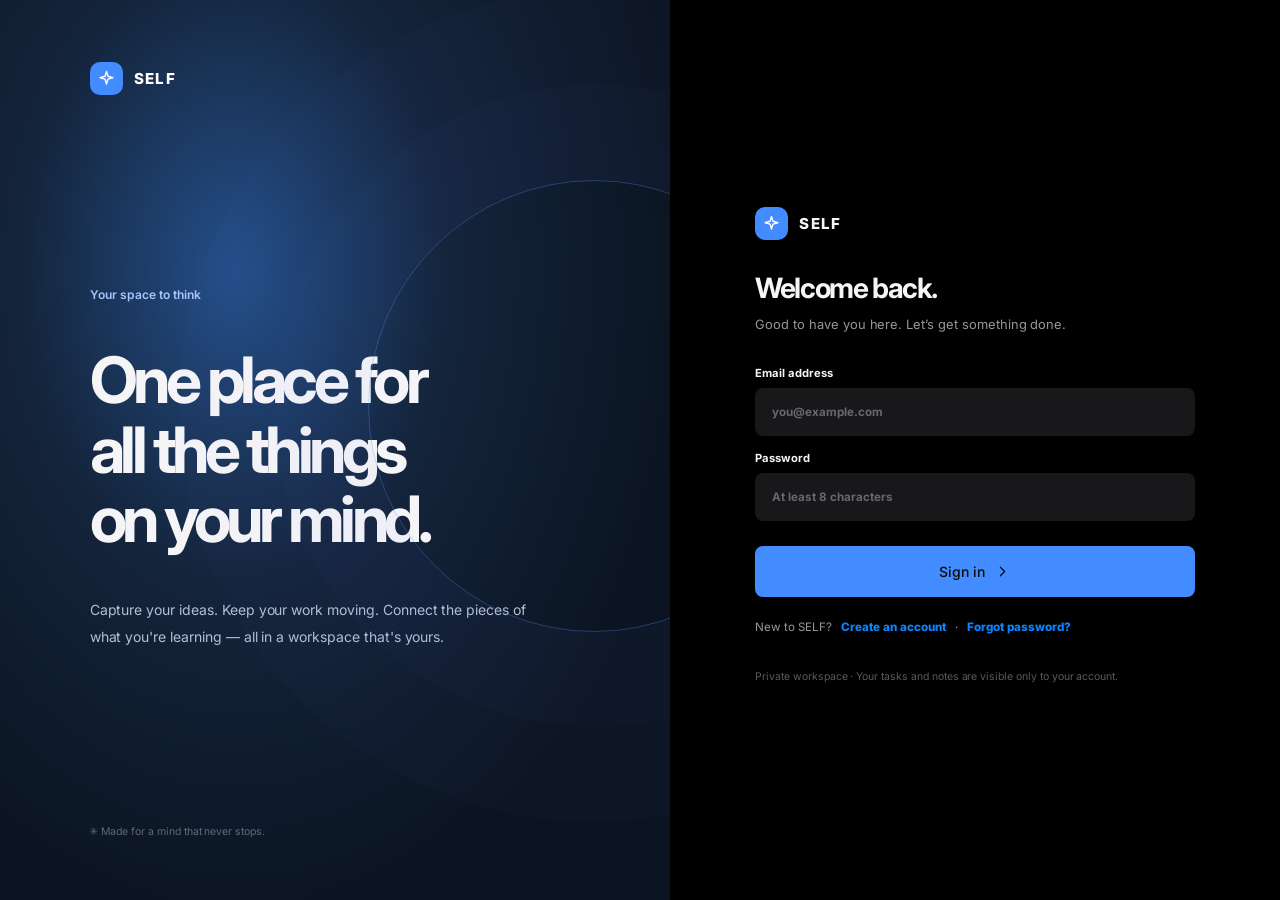
<file: index.html>
<!doctype html>
<html lang="id">
<head>
  <meta charset="UTF-8" />
  <meta name="viewport" content="width=device-width, initial-scale=1.0" />
  <meta name="theme-color" content="#0e151e" />
  <meta name="description" content="SELF — a beautiful place to think, learn and get things done." />
  <title>SELF — Your workspace</title>
  <link rel="preconnect" href="https://fonts.googleapis.com" />
  <link rel="preconnect" href="https://fonts.gstatic.com" crossorigin />
  <link href="https://fonts.googleapis.com/css2?family=Bricolage+Grotesque:opsz,wght@12..96,700;12..96,800&family=DM+Sans:wght@400;500;600;700;800&family=Inter:wght@400;500;600;700;800&display=swap" rel="stylesheet" />
  <link rel="stylesheet" href="./styles.css" />
  <link rel="stylesheet" href="./boards.css" />
  <link rel="stylesheet" href="./canvas-v3.css" />
  <link rel="stylesheet" href="./concept-d.css" />
  <link rel="stylesheet" href="./career.css" />
  <link rel="stylesheet" href="./career-phase2.css" />
  <link rel="stylesheet" href="./outreach.css" />
  <link rel="stylesheet" href="./tracker.css" />
  <link rel="stylesheet" href="./calendar.css" />
  <link rel="stylesheet" href="./dossier.css" />
  <link rel="stylesheet" href="./career-lesson-loop.css" />
  <link rel="stylesheet" href="./work-tools.css" />
  <link rel="stylesheet" href="./studio-tools.css" />
  <link rel="stylesheet" href="./career-phase3.css" />
  <link rel="stylesheet" href="./career-learning.css" />
  <link rel="stylesheet" href="./rooms.css" />
  <link rel="stylesheet" href="./motion.css" />
  <link rel="stylesheet" href="./apple.css" />
</head>
<body data-theme="dark">
  <div id="app"><div class="boot"><span class="boot-mark">✳</span><span>SELF</span></div></div>
  <script defer src="./access.js"></script>
  <script defer src="./account.js"></script>
  <script defer src="./user-sync.js"></script>
  <script defer src="./rooms.js"></script>
  <script defer src="./motion.js"></script>
  <script defer src="./self-dnd.js"></script>
  <script defer src="./today.js"></script>
  <script defer src="./capture-parse.js"></script>
  <script defer src="./palette.js"></script>
  <script defer src="./boards.js"></script>
  <script defer src="./studio-recipes.js"></script>
  <script defer src="./studio-present.js"></script>
  <script defer src="./canvas-v3.js"></script>
  <script defer src="./career-phase2.js"></script>
  <script defer src="./career-phase3.js"></script>
  <script defer src="./career-portfolio.js"></script>
  <script defer src="./career-kits.js"></script>
  <script defer src="./career-teaching.js"></script>
  <script defer src="./career-pe-projection.js"></script>
  <script defer src="./career-pe-sensitivity.js"></script>
  <script defer src="./career-analyst-lab.js"></script>
  <script defer src="./career-vc-waterfall.js"></script>
  <script defer src="./career-vc-analyst-lab.js"></script>
  <script defer src="./career-consulting-lab.js"></script>
  <script defer src="./career-director-review.js"></script>
  <script defer src="./career-workbook-check.js"></script>
  <script defer src="./career-worksample.js"></script>
  <script defer src="./career-learning.js"></script>
  <script defer src="./outreach.js"></script>
  <script defer src="./tracker.js"></script>
  <script defer src="./calendar.js"></script>
  <script defer src="./dossier.js"></script>
  <script defer src="./data-export.js"></script>
  <script defer src="./work-tools.js"></script>
  <script defer src="./career-grid.js"></script>
  <script defer src="./career-visuals.js"></script>
  <script defer src="./career-review.js"></script>
  <script defer src="./career-lesson-loop.js"></script>
  <script defer src="./career-nextup.js"></script>
  <script defer src="./career.js"></script>
  <script type="module" src="./app.js"></script>
</body>
</html>
</file>
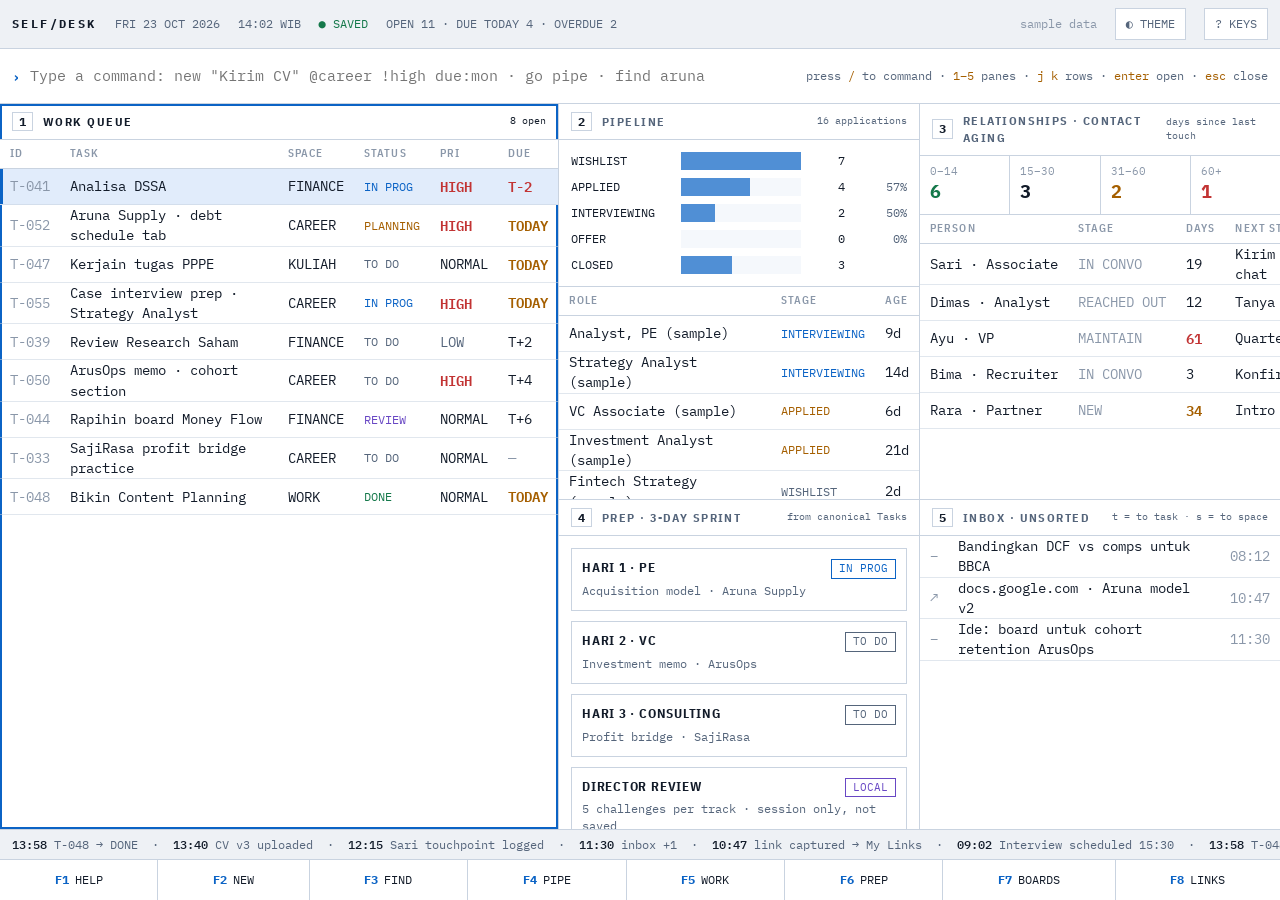
<file: design/concepts/desk.html>
<!doctype html>
<html lang="en">
<head>
<meta charset="utf-8">
<meta name="viewport" content="width=device-width, initial-scale=1, viewport-fit=cover">
<title>SELF Desk</title>
<link rel="preconnect" href="https://fonts.googleapis.com">
<link rel="preconnect" href="https://fonts.gstatic.com" crossorigin>
<link href="https://fonts.googleapis.com/css2?family=IBM+Plex+Mono:wght@400;500;600&family=IBM+Plex+Sans+Condensed:wght@500;600;700&display=swap" rel="stylesheet">
<style>
/* Layout: an analyst's deal desk. Status bar + command line on top, five numbered panes in a grid, function-key bar at the bottom. */
:root{
  --bg:#0b1119; --pane:#101824; --pane-hi:#142033; --edge:#22324a; --text:#dbe4f0; --dim:#8494aa; --faint:#56667c;
  --focus:#4fc3f7; --amber:#f2b45a; --red:#ff7a7a; --green:#5fd39a; --violet:#b39cff; --sel:#18304d;
  --mono:'IBM Plex Mono',ui-monospace,Menlo,Consolas,monospace;
  --cond:'IBM Plex Sans Condensed','Arial Narrow',system-ui,sans-serif; color-scheme:dark;
}
@media (prefers-color-scheme:light){:root:not([data-theme="dark"]){
  --bg:#eef1f5; --pane:#ffffff; --pane-hi:#f5f8fc; --edge:#c9d3e0; --text:#121b29; --dim:#55657b; --faint:#8a97a9;
  --focus:#0b63c5; --amber:#a55f00; --red:#c23434; --green:#14784a; --violet:#6847c4; --sel:#e1ecfb; color-scheme:light}}
:root[data-theme="light"]{
  --bg:#eef1f5; --pane:#ffffff; --pane-hi:#f5f8fc; --edge:#c9d3e0; --text:#121b29; --dim:#55657b; --faint:#8a97a9;
  --focus:#0b63c5; --amber:#a55f00; --red:#c23434; --green:#14784a; --violet:#6847c4; --sel:#e1ecfb; color-scheme:light}
*{box-sizing:border-box}
[hidden]{display:none!important}
html,body{margin:0;height:100%}
body{background:var(--bg);color:var(--text);font-family:var(--mono);font-size:14px;line-height:1.45;display:flex;flex-direction:column}
button,input{font:inherit;color:inherit}
:focus-visible{outline:2px solid var(--focus);outline-offset:1px}
.pad{padding-left:max(12px,env(safe-area-inset-left,0px));padding-right:max(12px,env(safe-area-inset-right,0px))}

.status{display:flex;gap:18px;align-items:center;padding-block:8px;border-bottom:1px solid var(--edge);font-size:12px;color:var(--dim);white-space:nowrap;overflow-x:auto}
.status b{color:var(--text);letter-spacing:.2em}
.status .ok{color:var(--green)}
.status .sp{flex:1}
.status button{border:1px solid var(--edge);background:var(--pane);padding:4px 10px;cursor:pointer;min-height:32px}

.cmd{display:flex;align-items:center;gap:10px;padding-block:10px;background:var(--pane);border-bottom:1px solid var(--edge);position:relative}
.cmd label{color:var(--focus);font-weight:600}
.cmd input{flex:1;min-width:0;border:0;background:transparent;outline:none;font-size:15px;padding:6px 0}
.cmd .parse{font-size:12px;color:var(--dim);white-space:nowrap;overflow:hidden;text-overflow:ellipsis;max-width:45%}
.cmd .parse em{font-style:normal;color:var(--amber)}
.sugg{position:absolute;left:max(12px,env(safe-area-inset-left,0px));right:max(12px,env(safe-area-inset-right,0px));top:100%;background:var(--pane-hi);border:1px solid var(--focus);z-index:5;max-height:260px;overflow:auto}
.sugg div{padding:8px 12px;display:flex;justify-content:space-between;gap:12px;cursor:pointer}
.sugg div:hover,.sugg div.on{background:var(--sel)}
.sugg small{color:var(--dim)}

.grid{flex:1;display:grid;gap:1px;background:var(--edge);grid-template-columns:minmax(0,1.55fr) minmax(0,1fr) minmax(0,1fr);grid-template-rows:minmax(0,1.2fr) minmax(0,1fr);min-height:0}
.pane{background:var(--pane);display:flex;flex-direction:column;min-height:0;min-width:0;position:relative}
.pane.focus{box-shadow:inset 0 0 0 2px var(--focus)}
.pane header{display:flex;align-items:center;gap:10px;padding:8px 12px;border-bottom:1px solid var(--edge);font-family:var(--cond);font-weight:700;letter-spacing:.12em;font-size:12px;text-transform:uppercase;color:var(--dim)}
.pane header .n{border:1px solid var(--edge);color:var(--text);padding:0 6px;font-family:var(--mono);letter-spacing:0}
.pane.focus header{color:var(--text)}
.pane header .sp{flex:1}
.pane header small{font-family:var(--mono);letter-spacing:0;text-transform:none;font-weight:400}
.body{overflow:auto;flex:1;min-height:0}
#p1{grid-row:1/3}

table{border-collapse:collapse;width:100%;font-variant-numeric:tabular-nums}
th{position:sticky;top:0;background:var(--pane);text-align:left;font-family:var(--cond);font-size:11px;letter-spacing:.1em;color:var(--faint);font-weight:600;padding:6px 10px;border-bottom:1px solid var(--edge);white-space:nowrap}
td{padding:0 10px;height:36px;border-bottom:1px solid color-mix(in srgb,var(--edge) 55%,transparent);white-space:nowrap}
td.t{white-space:normal;min-width:180px}
tr.r{cursor:pointer}
tr.r:hover td{background:var(--pane-hi)}
tr.r.on td{background:var(--sel)}
tr.r.on td:first-child{box-shadow:inset 3px 0 0 var(--focus)}
.id{color:var(--faint)}
.st{font-size:12px}
.st.ip{color:var(--focus)}.st.pl{color:var(--amber)}.st.rv{color:var(--violet)}.st.td{color:var(--dim)}.st.dn{color:var(--green)}
.pri-h{color:var(--red);font-weight:600}.pri-l{color:var(--dim)}
.due-over{color:var(--red);font-weight:600}.due-0{color:var(--amber);font-weight:600}

.funnel{padding:12px;display:grid;gap:8px}
.fr{display:grid;grid-template-columns:100px minmax(0,1fr) 34px 52px;gap:10px;align-items:center;font-size:12px}
.fr .b{height:18px;background:var(--pane-hi);position:relative}
.fr .b i{position:absolute;inset:0 auto 0 0;background:color-mix(in srgb,var(--focus) 70%,transparent)}
.fr .c{text-align:right;font-variant-numeric:tabular-nums}
.fr .cv{color:var(--dim);text-align:right}
.mini{border-top:1px solid var(--edge)}

.aging{display:grid;grid-template-columns:repeat(4,minmax(0,1fr));gap:1px;background:var(--edge);border-bottom:1px solid var(--edge)}
.aging div{background:var(--pane);padding:8px 10px}
.aging small{display:block;color:var(--faint);font-size:11px}
.aging b{font-size:18px}
.a0 b{color:var(--green)}.a1 b{color:var(--text)}.a2 b{color:var(--amber)}.a3 b{color:var(--red)}

.sprint{padding:12px;display:grid;gap:10px}
.day{border:1px solid var(--edge);padding:10px;display:grid;grid-template-columns:minmax(0,1fr) auto;gap:4px 10px}
.day .lab{font-family:var(--cond);font-weight:700;letter-spacing:.06em;font-size:13px}
.day small{color:var(--dim);grid-column:1/-1}
.pill{font-size:11px;padding:1px 7px;border:1px solid currentColor;align-self:start}

.inspector{position:absolute;inset:0;background:var(--pane);z-index:3;display:flex;flex-direction:column}
.inspector .body{padding:14px 16px}
.inspector h2{font-family:var(--cond);font-size:22px;margin:0 0 12px;line-height:1.2}
.kv{display:grid;grid-template-columns:110px minmax(0,1fr);gap:6px 12px;font-size:13px;margin-bottom:14px}
.kv span:nth-child(odd){color:var(--faint)}
.inspector textarea{width:100%;min-height:90px;background:var(--pane-hi);border:1px solid var(--edge);color:var(--text);font:inherit;padding:8px}
.ck{display:flex;gap:8px;padding:4px 0}

.tape{border-top:1px solid var(--edge);padding-block:6px;font-size:12px;color:var(--dim);white-space:nowrap;overflow:hidden}
.tape span{display:inline-block;padding-right:40px;animation:tape 50s linear infinite}
.tape b{color:var(--text);font-weight:500}
@keyframes tape{from{transform:translateX(0)}to{transform:translateX(-50%)}}
.fkeys{display:flex;gap:1px;background:var(--edge);border-top:1px solid var(--edge);overflow-x:auto;padding-bottom:env(safe-area-inset-bottom,0px)}
.fkeys button{flex:1 0 auto;border:0;background:var(--pane);padding:8px 12px;font-size:12px;cursor:pointer;min-height:40px;white-space:nowrap}
.fkeys button b{color:var(--focus);margin-right:6px}
.fkeys button:hover{background:var(--pane-hi)}

.help{position:fixed;inset:0;background:color-mix(in srgb,var(--bg) 80%,transparent);display:grid;place-items:center;z-index:10;padding:16px}
.help .box{background:var(--pane);border:1px solid var(--focus);padding:20px 24px;max-width:520px;width:100%}
.help h3{font-family:var(--cond);margin:0 0 10px;letter-spacing:.08em}
.help dl{display:grid;grid-template-columns:150px minmax(0,1fr);gap:6px 12px;margin:0;font-size:13px}
.help dt{color:var(--amber)}
.help dd{margin:0}
.sample{color:var(--faint)}

@media (max-width:980px){
  body{height:auto}
  .grid{grid-template-columns:minmax(0,1fr);grid-template-rows:none}
  #p1{grid-row:auto}
  .pane .body{max-height:none}
  .tape{display:none}
  .cmd .parse{display:none}
}
@media (prefers-reduced-motion:reduce){.tape span{animation:none}}
</style>
</head>
<body>
<div class="status pad" role="banner">
  <b>SELF/DESK</b>
  <span>FRI 23 OCT 2026</span><span id="clock">14:02 WIB</span>
  <span class="ok">● SAVED</span>
  <span>OPEN 11 · DUE TODAY 4 · OVERDUE 2</span>
  <span class="sp"></span>
  <span class="sample">sample data</span>
  <button id="theme" type="button">◐ THEME</button>
  <button id="helpbtn" type="button">? KEYS</button>
</div>
<form class="cmd pad" id="cmdf" autocomplete="off">
  <label for="cmd">›</label>
  <input id="cmd" placeholder='Type a command: new "Kirim CV" @career !high due:mon · go pipe · find aruna' aria-describedby="parse">
  <span class="parse" id="parse">press <em>/</em> to command · <em>1–5</em> panes · <em>j k</em> rows · <em>enter</em> open · <em>esc</em> close</span>
  <div class="sugg" id="sugg" hidden></div>
</form>

<div class="grid" id="grid">
  <section class="pane focus" id="p1" data-n="1" aria-label="Work queue">
    <header><span class="n">1</span>Work queue<span class="sp"></span><small id="qcount"></small></header>
    <div class="body"><table><thead><tr><th>ID</th><th>TASK</th><th>SPACE</th><th>STATUS</th><th>PRI</th><th>DUE</th></tr></thead><tbody id="q"></tbody></table></div>
  </section>
  <section class="pane" id="p2" data-n="2" aria-label="Pipeline">
    <header><span class="n">2</span>Pipeline<span class="sp"></span><small>16 applications</small></header>
    <div class="body">
      <div class="funnel" id="funnel"></div>
      <div class="mini"><table><thead><tr><th>ROLE</th><th>STAGE</th><th>AGE</th></tr></thead><tbody id="apps"></tbody></table></div>
    </div>
  </section>
  <section class="pane" id="p3" data-n="3" aria-label="Relationships">
    <header><span class="n">3</span>Relationships · contact aging<span class="sp"></span><small>days since last touch</small></header>
    <div class="body">
      <div class="aging"><div class="a0"><small>0–14</small><b>6</b></div><div class="a1"><small>15–30</small><b>3</b></div><div class="a2"><small>31–60</small><b>2</b></div><div class="a3"><small>60+</small><b>1</b></div></div>
      <table><thead><tr><th>PERSON</th><th>STAGE</th><th>DAYS</th><th>NEXT STEP</th></tr></thead><tbody id="ppl"></tbody></table>
    </div>
  </section>
  <section class="pane" id="p4" data-n="4" aria-label="Career Prep">
    <header><span class="n">4</span>Prep · 3-day sprint<span class="sp"></span><small>from canonical Tasks</small></header>
    <div class="body"><div class="sprint" id="sprint"></div></div>
  </section>
  <section class="pane" id="p5" data-n="5" aria-label="Inbox">
    <header><span class="n">5</span>Inbox · unsorted<span class="sp"></span><small>t = to task · s = to space</small></header>
    <div class="body"><table><tbody id="inbox"></tbody></table></div>
  </section>
</div>
<div class="tape pad" aria-hidden="true"><span id="tape"></span></div>
<nav class="fkeys" aria-label="Function keys">
  <button data-go="help"><b>F1</b>HELP</button><button data-go="new"><b>F2</b>NEW</button><button data-go="find"><b>F3</b>FIND</button>
  <button data-go="2"><b>F4</b>PIPE</button><button data-go="1"><b>F5</b>WORK</button><button data-go="4"><b>F6</b>PREP</button>
  <button data-go="board"><b>F7</b>BOARDS</button><button data-go="links"><b>F8</b>LINKS</button>
</nav>
<div class="help" id="help" hidden role="dialog" aria-modal="true" aria-labelledby="help-h"><div class="box">
  <h3 id="help-h">KEYS AND COMMANDS</h3>
  <dl>
    <dt>/</dt><dd>Focus the command line</dd>
    <dt>1 – 5</dt><dd>Focus a pane</dd>
    <dt>j / k</dt><dd>Next / previous row</dd>
    <dt>enter · esc</dt><dd>Open inspector · close it</dd>
    <dt>x</dt><dd>Mark the selected task done</dd>
    <dt>new "…" @space !pri due:</dt><dd>Create a task</dd>
    <dt>go pipe | work | prep</dt><dd>Jump to a pane</dd>
    <dt>find …</dt><dd>Filter the work queue</dd>
  </dl>
  <p class="sample">Press esc to close.</p>
</div></div>

<script>
(function(){
'use strict';
const $=s=>document.querySelector(s);
const esc=v=>String(v).replace(/[&<>"]/g,c=>({'&':'&amp;','<':'&lt;','>':'&gt;','"':'&quot;'}[c]));
const ST={todo:['TO DO','td'],planning:['PLANNING','pl'],in_progress:['IN PROG','ip'],review:['REVIEW','rv'],done:['DONE','dn']};
let tasks=[
 {id:'T-041',t:'Analisa DSSA',sp:'FINANCE',st:'in_progress',p:'high',d:-2,ck:'1/3'},
 {id:'T-052',t:'Aruna Supply · debt schedule tab',sp:'CAREER',st:'planning',p:'high',d:0,ck:'1/3'},
 {id:'T-047',t:'Kerjain tugas PPPE',sp:'KULIAH',st:'todo',p:'normal',d:0,ck:'0/0'},
 {id:'T-055',t:'Case interview prep · Strategy Analyst',sp:'CAREER',st:'in_progress',p:'high',d:0,ck:'1/2'},
 {id:'T-050',t:'ArusOps memo · cohort section',sp:'CAREER',st:'todo',p:'high',d:4,ck:'0/4'},
 {id:'T-039',t:'Review Research Saham',sp:'FINANCE',st:'todo',p:'low',d:2,ck:'0/0'},
 {id:'T-044',t:'Rapihin board Money Flow',sp:'FINANCE',st:'review',p:'normal',d:6,ck:'2/2'},
 {id:'T-033',t:'SajiRasa profit bridge practice',sp:'CAREER',st:'todo',p:'normal',d:null,ck:'0/5'},
 {id:'T-048',t:'Bikin Content Planning',sp:'WORK',st:'done',p:'normal',d:0,ck:'5/5'}
];
const apps=[['Analyst, PE (sample)','INTERVIEWING',9],['Strategy Analyst (sample)','INTERVIEWING',14],['VC Associate (sample)','APPLIED',6],['Investment Analyst (sample)','APPLIED',21],['Fintech Strategy (sample)','WISHLIST',2]];
const ppl=[['Sari · Associate','IN CONVO',19,'Kirim catatan coffee chat'],['Dimas · Analyst','REACHED OUT',12,'Tanya referral'],['Ayu · VP','MAINTAIN',61,'Quarterly check-in'],['Bima · Recruiter','IN CONVO',3,'Konfirmasi jadwal'],['Rara · Partner','NEW',34,'Intro via Dimas']];
const inbox=[['–','Bandingkan DCF vs comps untuk BBCA','08:12'],['↗','docs.google.com · Aruna model v2','10:47'],['–','Ide: board untuk cohort retention ArusOps','11:30']];
let pane=1,row=0,filter='';
function due(d){if(d===null)return '<span class="id">—</span>';if(d<0)return `<span class="due-over">T${d}</span>`;if(d===0)return '<span class="due-0">TODAY</span>';return `T+${d}`}
function vis(){return tasks.filter(t=>!filter||t.t.toLowerCase().includes(filter)||t.sp.toLowerCase().includes(filter)).sort((a,b)=>(a.st==='done')-(b.st==='done')||(a.d??99)-(b.d??99))}
function draw(){
  const v=vis();row=Math.min(row,Math.max(v.length-1,0));
  $('#q').innerHTML=v.map((t,i)=>`<tr class="r ${pane===1&&i===row?'on':''}" data-i="${i}"><td class="id">${t.id}</td><td class="t">${esc(t.t)}</td><td>${t.sp}</td><td class="st ${ST[t.st][1]}">${ST[t.st][0]}</td><td class="pri-${t.p[0]}">${t.p.toUpperCase()}</td><td>${due(t.d)}</td></tr>`).join('')||'<tr><td colspan="6">No task matches "'+esc(filter)+'". Clear with esc.</td></tr>';
  $('#qcount').textContent=(filter?'filter "'+filter+'" · ':'')+v.filter(t=>t.st!=='done').length+' open';
  const f=[['WISHLIST',7],['APPLIED',4],['INTERVIEWING',2],['OFFER',0],['CLOSED',3]];
  $('#funnel').innerHTML=f.map(([s,n],i)=>`<div class="fr"><span>${s}</span><span class="b"><i style="width:${n/7*100}%"></i></span><span class="c">${n}</span><span class="cv">${i>0&&i<4&&f[i-1][1]?Math.round(n/f[i-1][1]*100)+'%':''}</span></div>`).join('');
  $('#apps').innerHTML=apps.map(a=>`<tr><td class="t">${esc(a[0])}</td><td class="st ${a[1]==='INTERVIEWING'?'ip':a[1]==='APPLIED'?'pl':'td'}">${a[1]}</td><td>${a[2]}d</td></tr>`).join('');
  $('#ppl').innerHTML=ppl.map(p=>`<tr><td>${esc(p[0])}</td><td class="id">${p[1]}</td><td class="${p[2]>60?'due-over':p[2]>30?'due-0':''}">${p[2]}</td><td class="t">${esc(p[3])}</td></tr>`).join('');
  $('#sprint').innerHTML=[['HARI 1 · PE','Acquisition model · Aruna Supply','IN PROG','var(--focus)'],['HARI 2 · VC','Investment memo · ArusOps','TO DO','var(--dim)'],['HARI 3 · CONSULTING','Profit bridge · SajiRasa','TO DO','var(--dim)']].map(d=>`<div class="day"><span class="lab">${d[0]}</span><span class="pill" style="color:${d[3]}">${d[2]}</span><small>${d[1]}</small></div>`).join('')+'<div class="day"><span class="lab">DIRECTOR REVIEW</span><span class="pill" style="color:var(--violet)">LOCAL</span><small>5 challenges per track · session only, not saved</small></div>';
  $('#inbox').innerHTML=inbox.map(x=>`<tr class="r"><td class="id" style="width:28px">${x[0]}</td><td class="t">${esc(x[1])}</td><td class="id">${x[2]}</td></tr>`).join('');
  document.querySelectorAll('.pane').forEach(p=>p.classList.toggle('focus',+p.dataset.n===pane));
  $('#tape').innerHTML=Array(2).fill('<b>13:58</b> T-048 → DONE &nbsp;·&nbsp; <b>13:40</b> CV v3 uploaded &nbsp;·&nbsp; <b>12:15</b> Sari touchpoint logged &nbsp;·&nbsp; <b>11:30</b> inbox +1 &nbsp;·&nbsp; <b>10:47</b> link captured → My Links &nbsp;·&nbsp; <b>09:02</b> Interview scheduled 15:30 &nbsp;·&nbsp; ').join('');
}
function inspect(){
  const t=vis()[row];if(!t)return;closeInspect();
  const el=document.createElement('div');el.className='inspector';el.id='insp';
  el.innerHTML=`<header><span class="n">↵</span>${t.id} · inspector<span class="sp"></span><small>esc to close</small></header><div class="body"><h2>${esc(t.t)}</h2>
  <div class="kv"><span>SPACE</span><span>${t.sp}</span><span>STATUS</span><span class="st ${ST[t.st][1]}">${ST[t.st][0]}</span><span>PRIORITY</span><span>${t.p.toUpperCase()}</span><span>DUE</span><span>${due(t.d)}</span><span>CHECKLIST</span><span>${t.ck}</span></div>
  <div class="ck id">Checklist items open here; x toggles done.</div>
  <label for="nt" class="id">NOTES</label><textarea id="nt">Paste URLs here; they land in My Links automatically.</textarea></div>`;
  $('#p1').appendChild(el);
}
function closeInspect(){$('#insp')?.remove()}
const CMDS=[['new "…" @space !high due:mon','create task'],['go pipe','focus pipeline'],['go work','focus work queue'],['go prep','focus Career Prep'],['find aruna','filter work queue'],['help','show keys']];
function parseCmd(v){
  const m=v.match(/^new\s+"([^"]+)"(.*)$/i);
  if(m){const rest=m[2];return {type:'new',title:m[1],sp:(rest.match(/@(\w+)/)||[])[1],p:(rest.match(/!(high|normal|low)/i)||[])[1],due:(rest.match(/due:(\w+)/i)||[])[1]}}
  if(/^go\s+/i.test(v))return {type:'go',to:v.split(/\s+/)[1]};
  if(/^find\s+/i.test(v))return {type:'find',q:v.slice(5).trim().toLowerCase()};
  if(/^help$/i.test(v))return {type:'help'};
  return {type:'unknown'};
}
$('#cmd').addEventListener('input',e=>{const v=e.target.value;const p=parseCmd(v);const s=$('#sugg');
  if(!v){s.hidden=true;return}
  if(p.type==='new'){s.innerHTML=`<div class="on"><span>Create task “${esc(p.title)}”</span><small>${p.sp?'@'+esc(p.sp):'Unsorted'} · ${p.p||'normal'} · ${p.due?'due '+esc(p.due):'no date'}</small></div>`;s.hidden=false;return}
  const list=CMDS.filter(c=>c[0].startsWith(v.toLowerCase().slice(0,3)));s.innerHTML=list.map(c=>`<div data-c="${esc(c[0])}"><span>${esc(c[0])}</span><small>${c[1]}</small></div>`).join('');s.hidden=!list.length});
$('#sugg').addEventListener('click',e=>{const d=e.target.closest('[data-c]');if(d){$('#cmd').value=d.dataset.c.replace('"…"','""');$('#cmd').focus()}});
$('#cmdf').addEventListener('submit',e=>{e.preventDefault();const p=parseCmd($('#cmd').value.trim());$('#sugg').hidden=true;
  if(p.type==='new'){tasks.unshift({id:'T-0'+(56+tasks.length),t:p.title,sp:(p.sp||'UNSORTED').toUpperCase(),st:'todo',p:(p.p||'normal').toLowerCase(),d:p.due?3:null,ck:'0/0'});pane=1;row=0}
  else if(p.type==='go')pane={pipe:2,work:1,prep:4,people:3,inbox:5}[p.to]||1;
  else if(p.type==='find'){filter=p.q;pane=1;row=0}
  else if(p.type==='help')$('#help').hidden=false;
  $('#cmd').value='';$('#cmd').blur();draw()});
document.addEventListener('keydown',e=>{
  const typing=e.target.matches('input,textarea');
  if(e.key==='Escape'){if(!$('#help').hidden){$('#help').hidden=true;return}if($('#insp')){closeInspect();return}if(typing){e.target.blur();$('#sugg').hidden=true;return}if(filter){filter='';draw()}return}
  if(typing)return;
  if(e.key==='/'){e.preventDefault();$('#cmd').focus();return}
  if(e.key==='?'){$('#help').hidden=false;return}
  if(/^[1-5]$/.test(e.key)){pane=+e.key;closeInspect();draw();return}
  if(pane===1&&(e.key==='j'||e.key==='ArrowDown')){row=Math.min(row+1,vis().length-1);draw();e.preventDefault()}
  if(pane===1&&(e.key==='k'||e.key==='ArrowUp')){row=Math.max(row-1,0);draw();e.preventDefault()}
  if(pane===1&&e.key==='Enter')inspect();
  if(pane===1&&e.key==='x'){const t=vis()[row];if(t){t.st=t.st==='done'?'todo':'done';draw()}}
});
document.addEventListener('click',e=>{
  const r=e.target.closest('#q tr.r');if(r){pane=1;row=+r.dataset.i;draw();inspect();return}
  const p=e.target.closest('.pane');if(p&&!e.target.closest('.inspector')){pane=+p.dataset.n;document.querySelectorAll('.pane').forEach(x=>x.classList.toggle('focus',x===p))}
  const f=e.target.closest('[data-go]');if(f){const g=f.dataset.go;if(g==='help')$('#help').hidden=false;else if(g==='new'){$('#cmd').value='new ""';$('#cmd').focus()}else if(g==='find'){$('#cmd').value='find ';$('#cmd').focus()}else if(/^\d$/.test(g)){pane=+g;draw()}}
  if(e.target===$('#help'))$('#help').hidden=true;
  if(e.target.closest('#helpbtn'))$('#help').hidden=false;
  if(e.target.closest('#theme')){const cur=document.documentElement.dataset.theme||(matchMedia('(prefers-color-scheme: light)').matches?'light':'dark');document.documentElement.dataset.theme=cur==='dark'?'light':'dark'}
});
draw();
})();
</script>
</body>
</html>
</file>
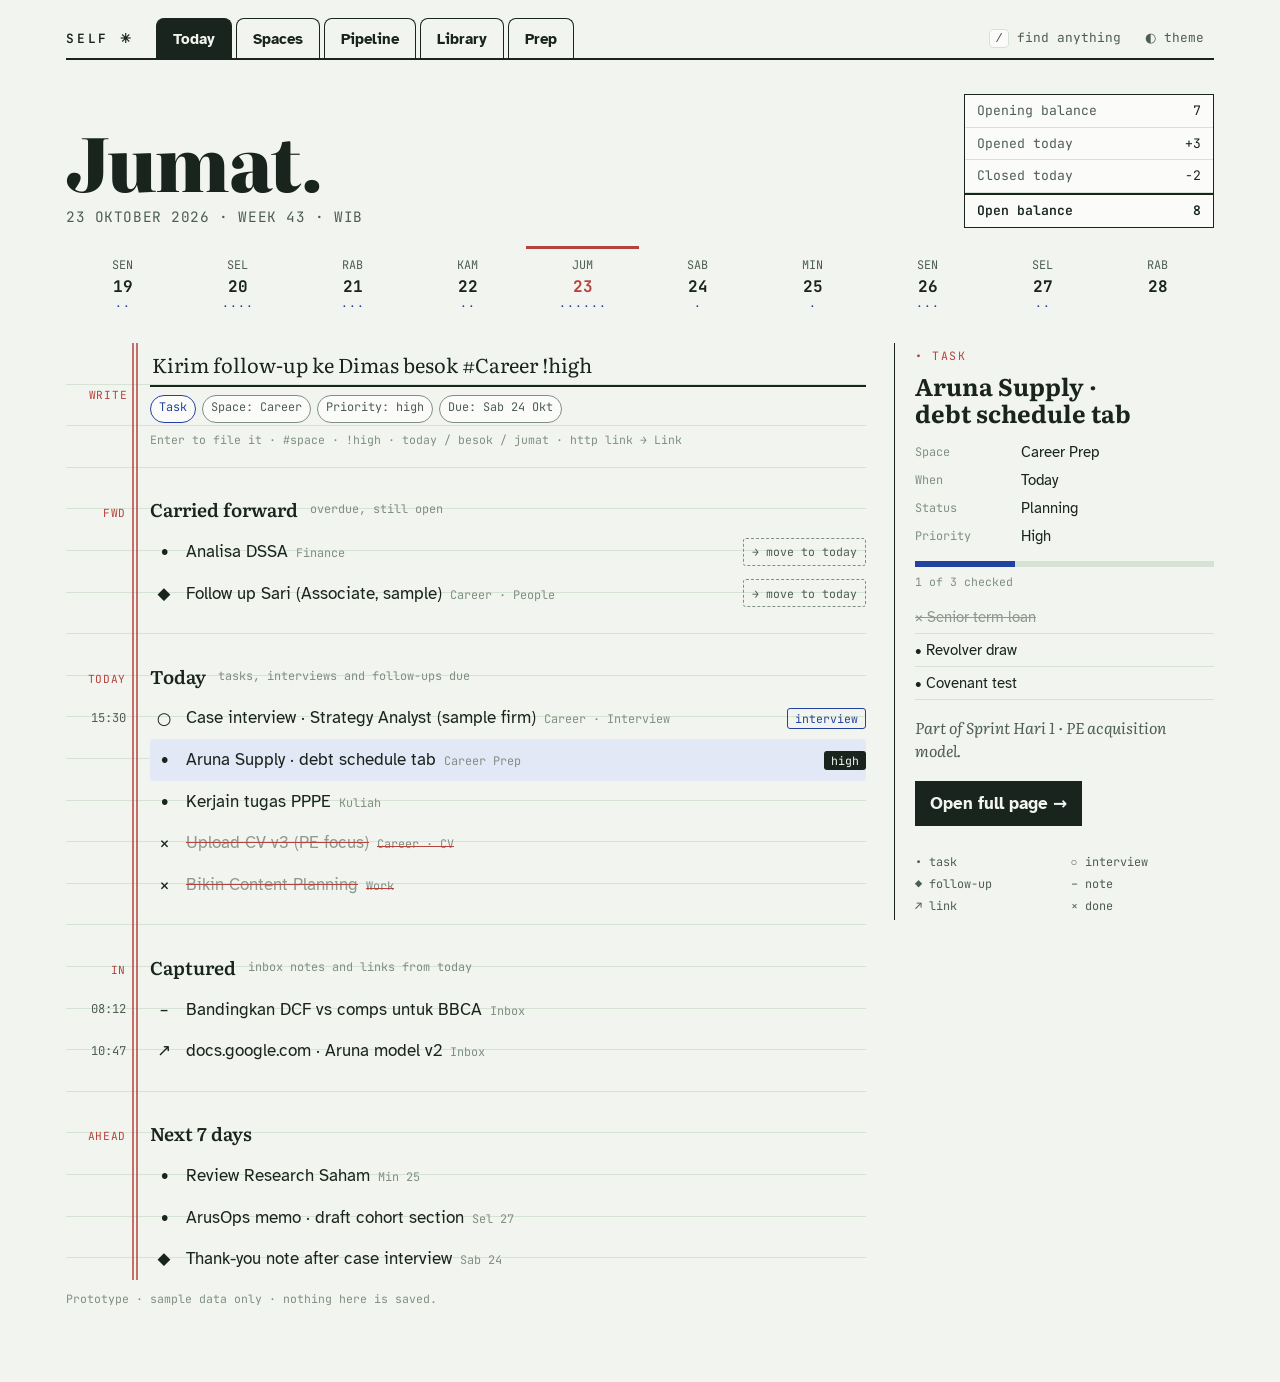
<file: design/concepts/ledger.html>
<!doctype html>
<html lang="id">
<head>
<meta charset="utf-8">
<meta name="viewport" content="width=device-width, initial-scale=1, viewport-fit=cover">
<title>SELF Ledger</title>
<link rel="preconnect" href="https://fonts.googleapis.com">
<link rel="preconnect" href="https://fonts.gstatic.com" crossorigin>
<link href="https://fonts.googleapis.com/css2?family=Literata:opsz,wght@7..72,400;7..72,600;7..72,800&family=Atkinson+Hyperlegible:wght@400;700&family=JetBrains+Mono:wght@400;600&display=swap" rel="stylesheet">
<style>
/* Layout: one ruled ledger page per day. Index tabs on top, a red margin rule, entries on ruled lines, marginalia on the right. */
:root{
  --paper:#f2f5ef; --rule:#d6e2d3; --ink:#18241d; --ink-soft:#4d5d53; --ink-faint:#7f8f84;
  --margin:#b4433c; --accent:#2341a0; --accent-soft:#e3e8f7; --raise:#fbfcf9; --done:#8d9a90;
  --ok:#1f7a55; --warn:#9a6212;
  --display:'Literata',Georgia,'Times New Roman',serif;
  --body:'Atkinson Hyperlegible',system-ui,-apple-system,'Segoe UI',sans-serif;
  --mono:'JetBrains Mono',ui-monospace,'SFMono-Regular',Menlo,monospace;
  --line:2.6rem; color-scheme:light;
}
@media (prefers-color-scheme:dark){:root:not([data-theme="light"]){
  --paper:#12171a; --rule:#1f292d; --ink:#e7ece6; --ink-soft:#a9b5ad; --ink-faint:#748179;
  --margin:#c7625a; --accent:#9db2ff; --accent-soft:#1d2643; --raise:#171e22; --done:#66736b;
  --ok:#62c99b; --warn:#e2ad5a; color-scheme:dark}}
:root[data-theme="dark"]{
  --paper:#12171a; --rule:#1f292d; --ink:#e7ece6; --ink-soft:#a9b5ad; --ink-faint:#748179;
  --margin:#c7625a; --accent:#9db2ff; --accent-soft:#1d2643; --raise:#171e22; --done:#66736b;
  --ok:#62c99b; --warn:#e2ad5a; color-scheme:dark}
*{box-sizing:border-box}
[hidden]{display:none!important}
html,body{margin:0}
body{background:var(--paper);color:var(--ink);font-family:var(--body);font-size:17px;line-height:1.5}
button,input{font:inherit;color:inherit}
:focus-visible{outline:3px solid var(--accent);outline-offset:2px;border-radius:4px}
.wrap{max-width:1180px;margin:0 auto;padding-block:0 64px;padding-left:max(16px,env(safe-area-inset-left,0px));padding-right:max(16px,env(safe-area-inset-right,0px))}

/* Index tabs: like the cut tabs on a bound ledger */
.index{display:flex;align-items:flex-end;gap:4px;border-bottom:2px solid var(--ink);padding-top:18px;overflow-x:auto}
.brand{font-family:var(--mono);font-weight:600;letter-spacing:.22em;font-size:.8rem;margin-right:18px;padding-bottom:10px;white-space:nowrap}
.tab{border:1.5px solid var(--ink);border-bottom:0;background:transparent;padding:8px 16px 7px;border-radius:8px 8px 0 0;font-weight:700;font-size:.92rem;cursor:pointer;white-space:nowrap;min-height:40px}
.tab[aria-current="page"]{background:var(--ink);color:var(--paper)}
.tab:hover:not([aria-current="page"]){background:var(--accent-soft)}
.spacer{flex:1}
.tool{border:0;background:transparent;padding:8px 10px;cursor:pointer;font-family:var(--mono);font-size:.8rem;color:var(--ink-soft);white-space:nowrap;min-height:40px}
.tool kbd{border:1px solid var(--rule);border-radius:4px;padding:1px 5px;background:var(--raise)}

/* Masthead */
.mast{display:grid;grid-template-columns:minmax(0,1fr) auto;gap:24px;align-items:end;padding:34px 0 18px}
.mast h1{font-family:var(--display);font-weight:800;font-size:clamp(2.6rem,7vw,4.6rem);line-height:.95;margin:0;letter-spacing:-.02em;text-wrap:balance}
.mast .date{font-family:var(--mono);font-size:.9rem;color:var(--ink-soft);margin-top:10px;letter-spacing:.04em}
.tally{font-family:var(--mono);font-size:.82rem;border:1.5px solid var(--ink);background:var(--raise);min-width:250px}
.tally div{display:flex;justify-content:space-between;gap:20px;padding:6px 12px;border-bottom:1px solid var(--rule);font-variant-numeric:tabular-nums}
.tally div:last-child{border-bottom:0;border-top:2px double var(--ink);font-weight:600}
.tally .lbl{color:var(--ink-soft)}

/* Week strip */
.strip{display:grid;grid-template-columns:repeat(10,minmax(0,1fr));gap:2px;margin:0 0 26px}
.day{border:0;background:transparent;padding:8px 2px;text-align:center;cursor:pointer;border-top:3px solid transparent;font-family:var(--mono);font-size:.74rem;color:var(--ink-soft);min-height:56px}
.day b{display:block;font-size:1rem;color:var(--ink)}
.day .ticks{display:block;height:6px;margin-top:4px;letter-spacing:1px;color:var(--accent);font-size:.7rem;line-height:6px}
.day.today{border-top-color:var(--margin)}
.day.today b{color:var(--margin)}
.day:hover{background:var(--accent-soft)}

/* Ledger page */
.page{display:grid;grid-template-columns:minmax(0,1fr) 320px;gap:28px}
.sheet{position:relative;background:repeating-linear-gradient(to bottom,transparent 0,transparent calc(var(--line) - 1px),var(--rule) calc(var(--line) - 1px),var(--rule) var(--line));padding-left:84px;min-width:0}
.sheet::before,.sheet::after{content:"";position:absolute;top:0;bottom:0;width:1.5px;background:var(--margin);opacity:.75}
.sheet::before{left:66px}.sheet::after{left:70px}

.capture{display:flex;flex-wrap:wrap;align-items:center;gap:8px;min-height:var(--line);margin-bottom:var(--line)}
.capture label{position:absolute;left:0;width:62px;font-family:var(--mono);font-size:.7rem;color:var(--margin);text-align:right;letter-spacing:.08em}
.capture input{flex:1 1 280px;min-width:0;border:0;border-bottom:2px solid var(--ink);background:transparent;padding:6px 2px;font-family:var(--display);font-size:1.25rem;outline:none}
.capture input:focus{border-bottom-color:var(--accent)}
.chips{display:flex;flex-wrap:wrap;gap:6px;flex-basis:100%;min-height:28px}
.chip{font-family:var(--mono);font-size:.74rem;padding:3px 8px;border:1px solid var(--ink-faint);border-radius:999px;color:var(--ink-soft);background:var(--raise)}
.chip.k{border-color:var(--accent);color:var(--accent)}
.hint{font-family:var(--mono);font-size:.72rem;color:var(--ink-faint)}

.sect{position:relative;margin-top:var(--line)}
.sect h2{margin:0;height:var(--line);display:flex;align-items:center;gap:12px;font-family:var(--display);font-size:1.15rem;font-weight:600}
.sect h2 small{font-family:var(--mono);font-weight:400;font-size:.74rem;color:var(--ink-faint)}
.sect .gut{position:absolute;left:-84px;width:60px;text-align:right;font-family:var(--mono);font-size:.7rem;color:var(--margin);top:calc(var(--line)/2 - .5em);letter-spacing:.06em}
.entry{position:relative;display:grid;grid-template-columns:28px minmax(0,1fr) auto;align-items:center;gap:8px;min-height:var(--line);cursor:pointer;border-radius:4px}
.entry:hover{background:color-mix(in srgb,var(--accent-soft) 60%,transparent)}
.entry.sel{background:var(--accent-soft)}
.entry .time{position:absolute;left:-84px;width:60px;text-align:right;font-family:var(--mono);font-size:.76rem;color:var(--ink-soft);font-variant-numeric:tabular-nums}
.sig{width:28px;height:28px;display:grid;place-items:center;border:0;background:transparent;font-size:1.05rem;cursor:pointer;color:var(--ink);border-radius:50%}
.sig:hover{background:var(--raise)}
.txt{min-width:0;white-space:nowrap;overflow:hidden;text-overflow:ellipsis}
.txt .meta{font-family:var(--mono);font-size:.74rem;color:var(--ink-faint);margin-left:8px}
.tag{font-family:var(--mono);font-size:.72rem;padding:2px 7px;border-radius:3px;white-space:nowrap}
.tag.over{color:var(--margin);border:1px solid var(--margin)}
.tag.hi{color:var(--paper);background:var(--ink)}
.tag.ev{color:var(--accent);border:1px solid var(--accent)}
.entry.done .txt{text-decoration:line-through;text-decoration-color:var(--margin);color:var(--done)}
.carry{border:1px dashed var(--ink-faint);background:transparent;font-family:var(--mono);font-size:.72rem;padding:3px 8px;border-radius:3px;cursor:pointer;color:var(--ink-soft);min-height:28px}
.carry:hover{border-style:solid;color:var(--ink)}

/* Marginalia */
.margin{position:sticky;top:16px;align-self:start;border-left:1.5px solid var(--ink);padding:4px 0 4px 20px;min-width:0}
.margin .eyebrow{font-family:var(--mono);font-size:.72rem;letter-spacing:.14em;color:var(--margin);text-transform:uppercase}
.margin h3{font-family:var(--display);font-size:1.5rem;line-height:1.15;margin:8px 0 14px;text-wrap:balance}
.kv{display:grid;grid-template-columns:96px minmax(0,1fr);gap:6px 10px;font-size:.92rem;margin:0}
.kv dt{font-family:var(--mono);font-size:.74rem;color:var(--ink-faint);padding-top:3px}
.kv dd{margin:0}
.bar{height:6px;background:var(--rule);margin:14px 0 6px;position:relative}
.bar i{position:absolute;inset:0 auto 0 0;background:var(--accent)}
.checks{list-style:none;padding:0;margin:10px 0 0;font-size:.92rem}
.checks li{padding:5px 0;border-bottom:1px solid var(--rule);display:flex;gap:8px}
.checks li.ok{color:var(--done);text-decoration:line-through}
.note{font-family:var(--display);font-style:italic;color:var(--ink-soft);font-size:.98rem;margin:16px 0 0}
.open{display:inline-flex;margin-top:18px;border:1.5px solid var(--ink);background:var(--ink);color:var(--paper);padding:9px 14px;font-weight:700;cursor:pointer;min-height:40px;align-items:center}
.legend{margin-top:28px;font-family:var(--mono);font-size:.74rem;color:var(--ink-soft);display:grid;grid-template-columns:repeat(2,minmax(0,1fr));gap:4px 12px}
.sample{font-family:var(--mono);font-size:.72rem;color:var(--ink-faint);margin-top:10px}

.toast{position:fixed;left:50%;bottom:calc(20px + env(safe-area-inset-bottom,0px));transform:translateX(-50%);background:var(--ink);color:var(--paper);padding:10px 16px;font-family:var(--mono);font-size:.82rem;border-radius:4px;opacity:0;transition:opacity .2s;pointer-events:none}
.toast.on{opacity:1}

@media (max-width:900px){
  .page{grid-template-columns:minmax(0,1fr)}
  .margin{position:static;border-left:0;border-top:2px solid var(--ink);padding:16px 0 0}
  .mast{grid-template-columns:minmax(0,1fr)}
  .tally{min-width:0}
}
@media (max-width:560px){
  .sheet{padding-left:46px}
  .sheet::before{left:34px}.sheet::after{left:38px}
  .entry .time,.sect .gut{left:-46px;width:30px;font-size:.62rem}
  .capture label{display:none}
  .strip{grid-template-columns:repeat(5,minmax(0,1fr))}
  .day:nth-child(n+6){display:none}
  .txt .meta{display:none}
  .tool .lab{display:none}
}
@media (prefers-reduced-motion:reduce){*{transition:none!important}}
</style>
</head>
<body>
<div class="wrap">
  <nav class="index" aria-label="SELF sections">
    <span class="brand">SELF ✳</span>
    <button class="tab" aria-current="page">Today</button>
    <button class="tab">Spaces</button>
    <button class="tab">Pipeline</button>
    <button class="tab">Library</button>
    <button class="tab">Prep</button>
    <span class="spacer"></span>
    <button class="tool" id="find"><kbd>/</kbd> <span class="lab">find anything</span></button>
    <button class="tool" id="theme" aria-label="Switch theme">◐ <span class="lab">theme</span></button>
  </nav>

  <header class="mast">
    <div>
      <h1>Jumat.</h1>
      <div class="date">23 OKTOBER 2026 · WEEK 43 · WIB</div>
    </div>
    <div class="tally" aria-label="Today's balance">
      <div><span class="lbl">Opening balance</span><span>7</span></div>
      <div><span class="lbl">Opened today</span><span id="t-open">+3</span></div>
      <div><span class="lbl">Closed today</span><span id="t-closed">−2</span></div>
      <div><span>Open balance</span><span id="t-bal">11</span></div>
    </div>
  </header>

  <div class="strip" role="list" aria-label="Ten-day view">
    <button class="day" role="listitem">SEN<b>19</b><span class="ticks">··</span></button>
    <button class="day" role="listitem">SEL<b>20</b><span class="ticks">····</span></button>
    <button class="day" role="listitem">RAB<b>21</b><span class="ticks">···</span></button>
    <button class="day" role="listitem">KAM<b>22</b><span class="ticks">··</span></button>
    <button class="day today" role="listitem" aria-current="date">JUM<b>23</b><span class="ticks">······</span></button>
    <button class="day" role="listitem">SAB<b>24</b><span class="ticks">·</span></button>
    <button class="day" role="listitem">MIN<b>25</b><span class="ticks">·</span></button>
    <button class="day" role="listitem">SEN<b>26</b><span class="ticks">···</span></button>
    <button class="day" role="listitem">SEL<b>27</b><span class="ticks">··</span></button>
    <button class="day" role="listitem">RAB<b>28</b><span class="ticks"></span></button>
  </div>

  <div class="page">
    <main class="sheet" aria-label="Today's ledger">
      <form class="capture" id="cap" autocomplete="off">
        <label for="cap-in">WRITE</label>
        <input id="cap-in" value="Kirim follow-up ke Dimas besok #Career !high" aria-describedby="cap-hint">
        <div class="chips" id="chips" aria-live="polite"></div>
        <span class="hint" id="cap-hint">Enter to file it · #space · !high · today / besok / jumat · http link → Link</span>
      </form>

      <section class="sect" aria-labelledby="s-carry">
        <span class="gut">FWD</span>
        <h2 id="s-carry">Carried forward <small>overdue, still open</small></h2>
        <div class="list" data-s="carry"></div>
      </section>
      <section class="sect" aria-labelledby="s-today">
        <span class="gut">TODAY</span>
        <h2 id="s-today">Today <small>tasks, interviews and follow-ups due</small></h2>
        <div class="list" data-s="today"></div>
      </section>
      <section class="sect" aria-labelledby="s-cap">
        <span class="gut">IN</span>
        <h2 id="s-cap">Captured <small>inbox notes and links from today</small></h2>
        <div class="list" data-s="cap"></div>
      </section>
      <section class="sect" aria-labelledby="s-ahead">
        <span class="gut">AHEAD</span>
        <h2 id="s-ahead">Next 7 days</h2>
        <div class="list" data-s="ahead"></div>
      </section>
    </main>

    <aside class="margin" id="margin" aria-live="polite"></aside>
  </div>
  <p class="sample">Prototype · sample data only · nothing here is saved.</p>
</div>
<div class="toast" id="toast" role="status"></div>

<script>
(function(){
'use strict';
// Signifiers follow bullet-journal convention: • task, ○ event, ◆ follow-up, – note, ↗ link, × done
const SIG={task:'•',event:'○',follow:'◆',note:'–',link:'↗'};
const entries=[
 {id:1,s:'carry',k:'task',t:'Analisa DSSA',space:'Finance',due:'Rab 21 Okt',tag:['over','2d late'],status:'In Progress',pri:'High',checks:[['Ambil laporan Q3',1],['Hitung EV/EBITDA',0],['Tulis 1-page view',0]],note:'Brought forward twice. Split it, or drop it?'},
 {id:2,s:'carry',k:'follow',t:'Follow up Sari (Associate, sample)',space:'Career · People',due:'Last contact 19 days ago',tag:['over','19d'],status:'In conversation',pri:'—',note:'Next step logged 4 Okt: "Kirim catatan setelah coffee chat."'},
 {id:3,s:'today',k:'event',time:'15:30',t:'Case interview · Strategy Analyst (sample firm)',space:'Career · Interview',due:'Today 15:30 · video',tag:['ev','interview'],status:'Scheduled',pri:'—',checks:[['Baca ulang SajiRasa profit bridge',1],['Siapkan 3 pertanyaan',0]],note:'Prep notes live in Interview Prep. Reflection opens after the call.'},
 {id:4,s:'today',k:'task',t:'Aruna Supply · debt schedule tab',space:'Career Prep',due:'Today',tag:['hi','high'],status:'Planning',pri:'High',checks:[['Senior term loan',1],['Revolver draw',0],['Covenant test',0]],note:'Part of Sprint Hari 1 · PE acquisition model.'},
 {id:5,s:'today',k:'task',t:'Kerjain tugas PPPE',space:'Kuliah',due:'Today',status:'To Do',pri:'Normal'},
 {id:6,s:'today',k:'task',t:'Upload CV v3 (PE focus)',space:'Career · CV',due:'Today',status:'Done',pri:'Normal',done:true},
 {id:7,s:'today',k:'task',t:'Bikin Content Planning',space:'Work',due:'Today',status:'Done',pri:'Normal',done:true},
 {id:8,s:'cap',k:'note',time:'08:12',t:'Bandingkan DCF vs comps untuk BBCA',space:'Inbox',due:'Captured 08:12',status:'Unsorted',pri:'—',note:'Inbox note. File it to a Space or turn it into a Task.'},
 {id:9,s:'cap',k:'link',time:'10:47',t:'docs.google.com · Aruna model v2',space:'Inbox',due:'Captured 10:47',status:'Unsorted',pri:'—'},
 {id:10,s:'ahead',k:'task',t:'Review Research Saham',space:'Finance',due:'Min 25 Okt',status:'To Do',pri:'Low',meta:'Min 25'},
 {id:11,s:'ahead',k:'task',t:'ArusOps memo · draft cohort section',space:'Career Prep',due:'Sel 27 Okt',status:'To Do',pri:'High',meta:'Sel 27'},
 {id:12,s:'ahead',k:'follow',t:'Thank-you note after case interview',space:'Career · People',due:'Sab 24 Okt',status:'Suggested',pri:'—',meta:'Sab 24'}
];
let sel=4,opened=3;
const $=s=>document.querySelector(s);
const esc=v=>String(v).replace(/[&<>"]/g,c=>({'&':'&amp;','<':'&lt;','>':'&gt;','"':'&quot;'}[c]));
function row(e){
  const sig=e.done?'×':SIG[e.k];
  const tag=e.tag?`<span class="tag ${e.tag[0]}">${esc(e.tag[1])}</span>`:'';
  const carry=e.s==='carry'?`<button class="carry" data-carry="${e.id}">→ move to today</button>`:'';
  return `<div class="entry ${e.done?'done':''} ${sel===e.id?'sel':''}" data-id="${e.id}" tabindex="0" role="button" aria-pressed="${sel===e.id}">
    ${e.time?`<span class="time">${e.time}</span>`:''}
    <button class="sig" data-done="${e.id}" aria-label="${e.done?'Reopen':'Mark done'}: ${esc(e.t)}" title="${e.k}">${sig}</button>
    <span class="txt">${esc(e.t)}<span class="meta">${esc(e.meta||e.space)}</span></span>
    <span>${carry||tag}</span></div>`;
}
function render(){
  document.querySelectorAll('.list').forEach(l=>{l.innerHTML=entries.filter(e=>e.s===l.dataset.s).map(row).join('')});
  const e=entries.find(x=>x.id===sel);
  if(e){
    const c=e.checks||[];const n=c.filter(x=>x[1]).length;
    $('#margin').innerHTML=`<div class="eyebrow">${SIG[e.k]} ${esc(e.k==='follow'?'follow-up':e.k)}</div><h3>${esc(e.t)}</h3>
    <dl class="kv"><dt>Space</dt><dd>${esc(e.space)}</dd><dt>When</dt><dd>${esc(e.due)}</dd><dt>Status</dt><dd>${esc(e.done?'Done':e.status)}</dd><dt>Priority</dt><dd>${esc(e.pri)}</dd></dl>
    ${c.length?`<div class="bar" aria-hidden="true"><i style="width:${n/c.length*100}%"></i></div><div class="hint">${n} of ${c.length} checked</div><ul class="checks">${c.map(x=>`<li class="${x[1]?'ok':''}">${x[1]?'×':'•'} ${esc(x[0])}</li>`).join('')}</ul>`:''}
    ${e.note?`<p class="note">${esc(e.note)}</p>`:''}
    <button class="open">Open full page →</button>
    <div class="legend"><span>• task</span><span>○ interview</span><span>◆ follow-up</span><span>– note</span><span>↗ link</span><span>× done</span></div>`;
  }
  // Opening balance + opened − closed = open balance; reopening an item reverses its close.
  const closed=entries.filter(e=>e.done).length;$('#t-closed').textContent='−'+closed;$('#t-open').textContent='+'+opened;
  $('#t-bal').textContent=7+opened-closed;
}
// Capture grammar: the same rules a production parser would need (see blueprint)
function parse(txt){
  const chips=[];let kind='Note';
  if(/https?:\/\/\S+/.test(txt))kind='Link';
  else if(/(!high|!low|besok|today|hari ini|tomorrow|senin|selasa|rabu|kamis|jumat|sabtu|minggu|\bdue\b)/i.test(txt)||/^(kirim|bikin|kerjain|review|follow|siapkan|hubungi|call|email)\b/i.test(txt))kind='Task';
  chips.push(['k',kind]);
  const sp=txt.match(/#([\w-]+)/);if(sp)chips.push(['','Space: '+sp[1]]);
  const pr=txt.match(/!(high|low|normal)/i);if(pr)chips.push(['','Priority: '+pr[1]]);
  const d=txt.match(/\b(besok|tomorrow|today|hari ini|senin|selasa|rabu|kamis|jumat|sabtu|minggu)\b/i);
  if(d){const m={besok:'Sab 24 Okt',tomorrow:'Sab 24 Okt',today:'Jum 23 Okt','hari ini':'Jum 23 Okt'};chips.push(['','Due: '+(m[d[1].toLowerCase()]||d[1])])}
  const clean=txt.replace(/#[\w-]+|!(high|low|normal)/gi,'').replace(/\s+/g,' ').trim();
  return {kind,chips,clean,space:sp?.[1],due:d?.[1]};
}
function chips(){const p=parse($('#cap-in').value);$('#chips').innerHTML=$('#cap-in').value.trim()?p.chips.map(c=>`<span class="chip ${c[0]}">${esc(c[1])}</span>`).join(''):''}
function toast(m){const t=$('#toast');t.textContent=m;t.classList.add('on');clearTimeout(toast.t);toast.t=setTimeout(()=>t.classList.remove('on'),1800)}
$('#cap-in').addEventListener('input',chips);
$('#cap').addEventListener('submit',e=>{e.preventDefault();const v=$('#cap-in').value.trim();if(!v){$('#cap-in').focus();return}
  const p=parse(v);const id=Date.now();
  const k=p.kind==='Task'?'task':p.kind==='Link'?'link':'note';
  const isToday=!p.due||/today|hari ini/i.test(p.due);
  entries.push({id,s:k==='task'?(isToday?'today':'ahead'):'cap',k,t:p.clean,space:p.space||'Inbox',due:p.due||'Captured now',status:k==='task'?'To Do':'Unsorted',pri:(v.match(/!(\w+)/)||[])[1]||'Normal',meta:k==='task'&&!isToday?p.due:'',time:k==='task'?'':'now'});
  if(k==='task')opened++;sel=id;$('#cap-in').value='';chips();render();toast(p.kind+' filed');});
document.addEventListener('click',e=>{
  const d=e.target.closest('[data-done]');if(d){const x=entries.find(y=>y.id==d.dataset.done);x.done=!x.done;render();toast(x.done?'Closed':'Reopened');return}
  const c=e.target.closest('[data-carry]');if(c){const x=entries.find(y=>y.id==c.dataset.carry);x.s='today';x.tag=null;sel=x.id;render();toast('Moved to today');return}
  const r=e.target.closest('.entry');if(r){sel=+r.dataset.id;render()}
  if(e.target.closest('#theme')){const cur=document.documentElement.dataset.theme||(matchMedia('(prefers-color-scheme: dark)').matches?'dark':'light');document.documentElement.dataset.theme=cur==='dark'?'light':'dark'}
  if(e.target.closest('#find')){$('#cap-in').focus()}
});
document.addEventListener('keydown',e=>{
  if(e.key==='/'&&document.activeElement!==$('#cap-in')){e.preventDefault();$('#cap-in').focus()}
  if(e.key==='Enter'&&e.target.classList?.contains('entry')){sel=+e.target.dataset.id;render();document.querySelector(`.entry[data-id="${sel}"]`)?.focus()}
});
chips();render();
})();
</script>
</body>
</html>
</file>
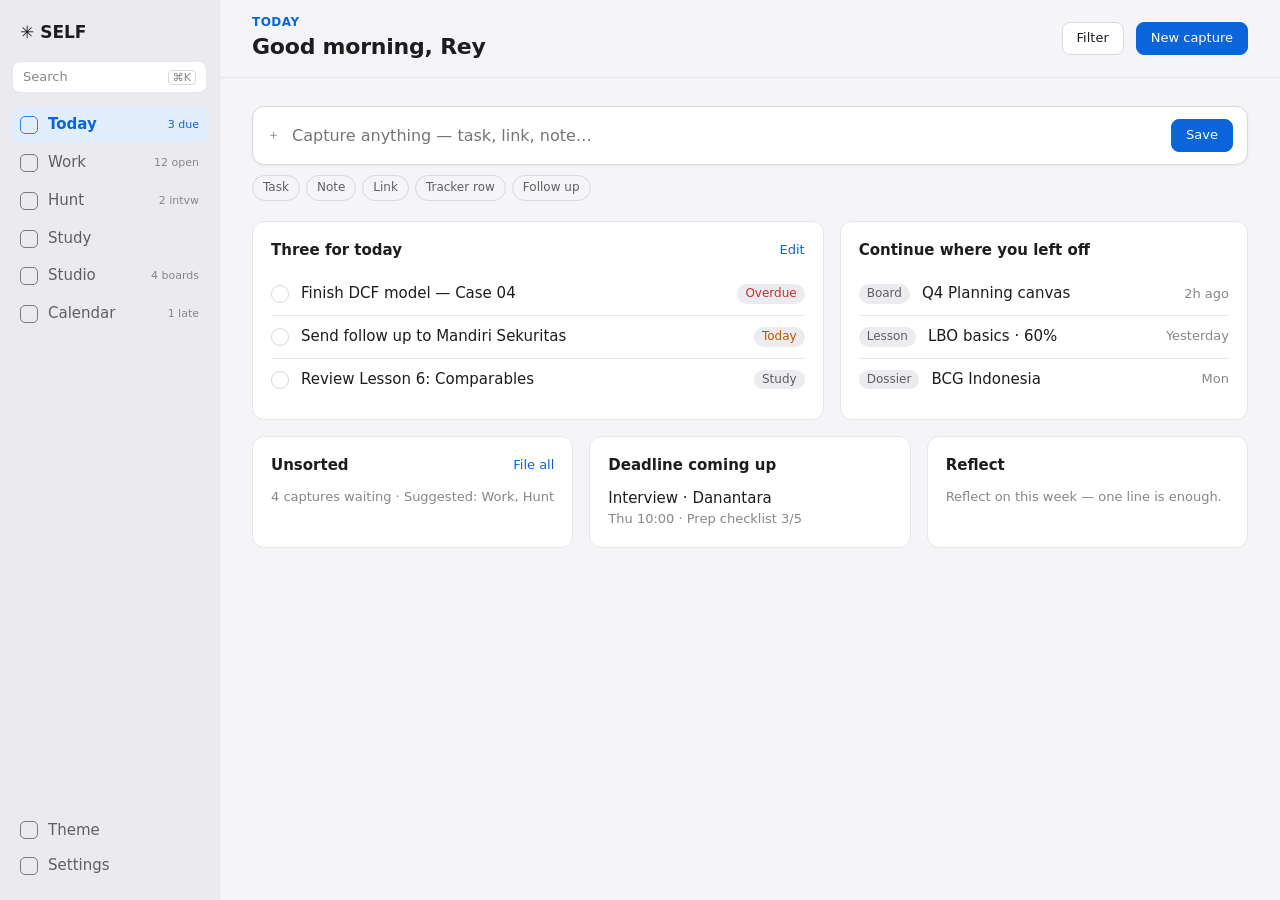
<file: design/concepts/rooms-wireframe-v3.html>
<!doctype html>
<html lang="id">
<head>
<meta charset="UTF-8">
<meta name="viewport" content="width=device-width, initial-scale=1">
<title>SELF Rooms Wireframe</title>
<style>
:root{
  --bg:#f5f5f7;--surface:#fff;--surface-2:#ececf0;--line:#d8d8de;--line-2:#e6e6eb;
  --text:#1d1d1f;--text-2:#5e5e66;--text-3:#86868b;--accent:#0a66d8;--accent-soft:#e3eefc;
  --ok:#1f8a3b;--warn:#b25e00;--bad:#c4302b;--radius:12px;--sidebar:#ebebef;
  --font:-apple-system,BlinkMacSystemFont,"SF Pro Text","Inter","Segoe UI",system-ui,sans-serif;
}
@media (prefers-color-scheme:dark){:root:not([data-theme="light"]){
  --bg:#141418;--surface:#1e1e23;--surface-2:#28282e;--line:#3a3a42;--line-2:#2e2e35;
  --text:#f2f2f5;--text-2:#b0b0b8;--text-3:#8a8a93;--accent:#4c9bff;--accent-soft:#1a2b44;
  --ok:#4cc46a;--warn:#f0a43a;--bad:#ff6b63;--sidebar:#18181c;}}
:root[data-theme="dark"]{
  --bg:#141418;--surface:#1e1e23;--surface-2:#28282e;--line:#3a3a42;--line-2:#2e2e35;
  --text:#f2f2f5;--text-2:#b0b0b8;--text-3:#8a8a93;--accent:#4c9bff;--accent-soft:#1a2b44;
  --ok:#4cc46a;--warn:#f0a43a;--bad:#ff6b63;--sidebar:#18181c;}
*{box-sizing:border-box;margin:0}
body{font:15px/1.45 var(--font);background:var(--bg);color:var(--text);-webkit-font-smoothing:antialiased}
button{font:inherit;color:inherit;background:none;border:0;cursor:pointer}
:focus-visible{outline:2px solid var(--accent);outline-offset:2px;border-radius:8px}
.app{display:grid;grid-template-columns:220px 1fr;min-height:100vh}
/* Sidebar: the five doors + calendar */
.side{background:var(--sidebar);border-right:1px solid var(--line-2);padding:16px 10px;display:flex;flex-direction:column;gap:2px;position:sticky;top:0;height:100vh}
.brand{font-weight:700;font-size:17px;padding:4px 10px 14px;display:flex;gap:8px;align-items:center}
.search{display:flex;align-items:center;gap:8px;margin:0 2px 12px;padding:6px 10px;border-radius:8px;background:var(--surface);border:1px solid var(--line-2);color:var(--text-3);font-size:13px}
.search kbd{margin-left:auto;font:11px var(--font);border:1px solid var(--line);border-radius:4px;padding:0 4px}
.door{display:flex;align-items:center;gap:10px;padding:7px 10px;border-radius:8px;color:var(--text-2);min-height:32px;text-align:left;width:100%;transition:background .14s}
.door:hover{background:var(--surface-2)}
.door[aria-current="page"]{background:var(--accent-soft);color:var(--accent);font-weight:600}
.door .ic{width:18px;height:18px;border-radius:5px;border:1.5px solid currentColor;opacity:.8;flex:none}
.badge{margin-left:auto;font-size:11px;color:var(--text-3);font-weight:500}
.door[aria-current="page"] .badge{color:var(--accent)}
.side-foot{margin-top:auto;border-top:1px solid var(--line-2);padding-top:8px}
/* Main */
.main{min-width:0;display:flex;flex-direction:column}
.bar{display:flex;align-items:center;gap:12px;padding:14px 32px;border-bottom:1px solid var(--line-2);background:color-mix(in srgb,var(--bg) 85%,transparent);backdrop-filter:blur(12px);position:sticky;top:0;z-index:5}
.kicker{font-size:12px;font-weight:600;color:var(--accent);text-transform:uppercase;letter-spacing:.04em}
.bar h1{font-size:22px;font-weight:700;letter-spacing:-.01em}
.seg{display:flex;gap:2px;background:var(--surface-2);padding:2px;border-radius:8px;margin-left:16px}
.seg button{padding:4px 12px;border-radius:6px;font-size:13px;color:var(--text-2);min-height:28px}
.seg button[aria-pressed="true"]{background:var(--surface);color:var(--text);box-shadow:0 1px 2px rgb(0 0 0/.12);font-weight:600}
.spacer{flex:1}
.btn{padding:6px 14px;border-radius:8px;border:1px solid var(--line);background:var(--surface);font-size:13px;font-weight:500;min-height:30px}
.btn.primary{background:var(--accent);border-color:var(--accent);color:#fff}
.content{padding:28px 32px 64px;max-width:1240px;width:100%}
.view{display:none}.view.on{display:block}
.card{background:var(--surface);border:1px solid var(--line-2);border-radius:var(--radius);padding:18px}
.card h2{font-size:15px;font-weight:600;margin-bottom:12px;display:flex;align-items:center;gap:8px}
.card h2 .more{margin-left:auto;font-size:13px;font-weight:500;color:var(--accent)}
.muted{color:var(--text-3);font-size:13px}
.grid{display:grid;gap:16px}
.g2{grid-template-columns:1.4fr 1fr}.g3{grid-template-columns:repeat(3,1fr)}.g4{grid-template-columns:repeat(4,1fr)}
.ph{background:repeating-linear-gradient(135deg,var(--surface-2) 0 6px,transparent 6px 12px);border:1px dashed var(--line);border-radius:8px;color:var(--text-3);font-size:12px;display:grid;place-items:center}
.row{display:flex;align-items:center;gap:12px;padding:10px 0;border-top:1px solid var(--line-2)}
.row:first-of-type{border-top:0}
.chk{width:18px;height:18px;border-radius:50%;border:1.5px solid var(--line);flex:none}
.tag{font-size:12px;padding:1px 8px;border-radius:999px;background:var(--surface-2);color:var(--text-2);white-space:nowrap}
.tag.late{color:var(--bad)}.tag.soon{color:var(--warn)}.tag.ok{color:var(--ok)}
.capture{display:flex;gap:10px;align-items:center;padding:12px 14px;border-radius:var(--radius);background:var(--surface);border:1px solid var(--line);box-shadow:0 1px 3px rgb(0 0 0/.06)}
.capture input{flex:1;border:0;background:none;font:inherit;color:var(--text);outline:none;font-size:16px}
.chips{display:flex;gap:6px;margin-top:10px;flex-wrap:wrap}
.chip{font-size:12px;padding:3px 10px;border-radius:999px;border:1px solid var(--line);color:var(--text-2)}
.hello{font-size:28px;font-weight:700;letter-spacing:-.02em;margin-bottom:4px}
.stat{font-size:24px;font-weight:700}
/* Table */
table{width:100%;border-collapse:collapse;font-size:14px}
th{text-align:left;font-size:12px;font-weight:500;color:var(--text-3);padding:8px 10px;border-bottom:1px solid var(--line)}
td{padding:10px;border-bottom:1px solid var(--line-2)}
tbody tr{cursor:pointer}tbody tr:hover{background:var(--surface-2)}
tbody tr.sel{background:var(--accent-soft)}
/* Split view */
.split{display:grid;grid-template-columns:1fr 380px;gap:16px;align-items:start}
.sheet .title{font-size:22px;font-weight:700;margin:4px 0 14px}
.prop{display:grid;grid-template-columns:96px 1fr;font-size:13px;padding:6px 0}
.prop span:first-child{color:var(--text-3)}
.tabs{display:flex;gap:16px;border-bottom:1px solid var(--line);margin:14px 0 12px;font-size:13px;overflow-x:auto}
.tabs b{padding-bottom:8px;border-bottom:2px solid var(--accent);font-weight:600}
.tabs span{padding-bottom:8px;color:var(--text-3);white-space:nowrap}
/* Kanban */
.kanban{display:grid;grid-template-columns:repeat(5,minmax(180px,1fr));gap:12px;overflow-x:auto;padding-bottom:6px}
.col{background:var(--surface-2);border-radius:var(--radius);padding:10px;min-height:340px}
.col h3{font-size:13px;font-weight:600;display:flex;justify-content:space-between;margin:2px 4px 10px}
.col h3 span{color:var(--text-3);font-weight:500}
.job{background:var(--surface);border:1px solid var(--line-2);border-radius:10px;padding:10px;margin-bottom:8px;font-size:13px}
.job b{display:block;font-size:14px;margin-bottom:2px}
/* Study */
.lesson{display:flex;gap:14px;align-items:center}
.prog{height:6px;border-radius:3px;background:var(--surface-2);overflow:hidden;margin-top:8px}
.prog i{display:block;height:100%;background:var(--accent)}
/* Calendar */
.cal{display:grid;grid-template-columns:repeat(7,1fr);border:1px solid var(--line-2);border-radius:var(--radius);overflow:hidden;background:var(--surface)}
.cal div{min-height:92px;border-right:1px solid var(--line-2);border-bottom:1px solid var(--line-2);padding:6px;font-size:12px;color:var(--text-3)}
.cal .hd{min-height:auto;font-weight:600;background:var(--surface-2)}
.cal .ev{display:block;margin-top:4px;background:var(--accent-soft);color:var(--accent);border-radius:4px;padding:1px 5px;font-size:11px}
.cal .today{color:var(--accent);font-weight:700}
.note{margin-top:24px;font-size:12px;color:var(--text-3);border-left:3px solid var(--line);padding-left:10px}
/* Phone: tab bar idiom */
.tabbar{display:none}
@media (max-width:1100px){.split{grid-template-columns:1fr}.g4{grid-template-columns:repeat(2,1fr)}}
@media (max-width:760px){
  .app{grid-template-columns:1fr}.side{display:none}
  .bar{padding:12px 16px;flex-wrap:wrap}.seg{margin-left:0;order:3;width:100%;overflow-x:auto}
  .seg button{flex:1;min-height:36px}.content{padding:16px 16px 96px}
  .g2,.g3,.g4{grid-template-columns:1fr}.hide-sm{display:none}
  .cal div{min-height:56px}.cal .ev{font-size:0;height:6px;padding:0}
  .tabbar{display:flex;position:fixed;bottom:0;left:0;right:0;background:color-mix(in srgb,var(--surface) 88%,transparent);backdrop-filter:blur(16px);border-top:1px solid var(--line-2);padding:6px 4px 18px;z-index:9}
  .tabbar button{flex:1;display:flex;flex-direction:column;align-items:center;gap:3px;font-size:10px;color:var(--text-3);min-height:44px}
  .tabbar button .ic{width:20px;height:20px;border-radius:6px;border:1.5px solid currentColor}
  .tabbar button[aria-current="page"]{color:var(--accent)}
}
@media (prefers-reduced-motion:reduce){*{transition:none!important}}
</style>
</head>
<body>
<div class="app">
  <nav class="side" aria-label="Rooms">
    <div class="brand">✳ SELF</div>
    <div class="search">Search <kbd>⌘K</kbd></div>
    <button class="door" data-room="today" aria-current="page"><span class="ic"></span>Today<span class="badge">3 due</span></button>
    <button class="door" data-room="work"><span class="ic"></span>Work<span class="badge">12 open</span></button>
    <button class="door" data-room="hunt"><span class="ic"></span>Hunt<span class="badge">2 intvw</span></button>
    <button class="door" data-room="study"><span class="ic"></span>Study</button>
    <button class="door" data-room="studio"><span class="ic"></span>Studio<span class="badge">4 boards</span></button>
    <button class="door" data-room="calendar"><span class="ic"></span>Calendar<span class="badge">1 late</span></button>
    <div class="side-foot">
      <button class="door" id="theme"><span class="ic"></span>Theme</button>
      <button class="door"><span class="ic"></span>Settings</button>
    </div>
  </nav>

  <div class="main">
    <header class="bar">
      <div><div class="kicker" id="kicker">Today</div><h1 id="title">Good morning, Rey</h1></div>
      <div class="seg" id="sub" role="group" aria-label="Pages"></div>
      <div class="spacer"></div>
      <button class="btn hide-sm">Filter</button>
      <button class="btn primary" id="primary">New capture</button>
    </header>

    <main class="content">
      <!-- TODAY -->
      <section class="view on" data-view="today">
        <div class="capture"><span class="muted">＋</span><input placeholder="Capture anything — task, link, note…" aria-label="Quick capture"><button class="btn primary">Save</button></div>
        <div class="chips"><span class="chip">Task</span><span class="chip">Note</span><span class="chip">Link</span><span class="chip">Tracker row</span><span class="chip">Follow up</span></div>
        <div class="grid g2" style="margin-top:20px">
          <div class="card"><h2>Three for today <a class="more">Edit</a></h2>
            <div class="row"><span class="chk"></span>Finish DCF model — Case 04<span class="spacer"></span><span class="tag late">Overdue</span></div>
            <div class="row"><span class="chk"></span>Send follow up to Mandiri Sekuritas<span class="spacer"></span><span class="tag soon">Today</span></div>
            <div class="row"><span class="chk"></span>Review Lesson 6: Comparables<span class="spacer"></span><span class="tag">Study</span></div>
          </div>
          <div class="card"><h2>Continue where you left off</h2>
            <div class="row"><span class="tag">Board</span>Q4 Planning canvas<span class="spacer"></span><span class="muted">2h ago</span></div>
            <div class="row"><span class="tag">Lesson</span>LBO basics · 60%<span class="spacer"></span><span class="muted">Yesterday</span></div>
            <div class="row"><span class="tag">Dossier</span>BCG Indonesia<span class="spacer"></span><span class="muted">Mon</span></div>
          </div>
        </div>
        <div class="grid g3" style="margin-top:16px">
          <div class="card"><h2>Unsorted <a class="more">File all</a></h2><p class="muted">4 captures waiting · Suggested: Work, Hunt</p></div>
          <div class="card"><h2>Deadline coming up</h2><p>Interview · Danantara</p><p class="muted">Thu 10:00 · Prep checklist 3/5</p></div>
          <div class="card"><h2>Reflect</h2><p class="muted">Reflect on this week — one line is enough.</p></div>
        </div>
      </section>

      <!-- WORK -->
      <section class="view" data-view="work">
        <div class="split">
          <div class="card" style="padding:6px 8px;overflow-x:auto">
            <table><thead><tr><th>Task</th><th>Space</th><th>Status</th><th class="hide-sm">Priority</th><th>Deadline</th></tr></thead>
            <tbody>
              <tr class="sel"><td>Finish DCF model</td><td>Career</td><td><span class="tag soon">Doing</span></td><td class="hide-sm">High</td><td><span class="tag late">Oct 26</span></td></tr>
              <tr><td>Update CV v7</td><td>Career</td><td><span class="tag">To do</span></td><td class="hide-sm">Med</td><td>Oct 30</td></tr>
              <tr><td>Renew BPJS</td><td>Personal</td><td><span class="tag">To do</span></td><td class="hide-sm">Low</td><td>Nov 2</td></tr>
              <tr><td>Draft outreach batch</td><td>Hunt</td><td><span class="tag ok">Done</span></td><td class="hide-sm">Med</td><td>—</td></tr>
              <tr><td>Clean Studio boards</td><td>Studio</td><td><span class="tag">To do</span></td><td class="hide-sm">Low</td><td>—</td></tr>
            </tbody></table>
          </div>
          <aside class="card sheet" aria-label="Task detail">
            <div class="muted">Career / Tasks</div>
            <div class="title">Finish DCF model</div>
            <div class="prop"><span>Status</span><span><span class="tag soon">Doing</span></span></div>
            <div class="prop"><span>Space</span><span>Career</span></div>
            <div class="prop"><span>Priority</span><span>High</span></div>
            <div class="prop"><span>Deadline</span><span class="tag late" style="justify-self:start">Oct 26 · overdue</span></div>
            <div class="tabs"><b>Description</b><span>Checklist</span><span>Notes</span><span>Links</span><span>Subpages</span></div>
            <div class="ph" style="height:150px">Rich text body</div>
          </aside>
        </div>
      </section>

      <!-- HUNT -->
      <section class="view" data-view="hunt">
        <div class="grid g4" style="margin-bottom:16px">
          <div class="card"><div class="muted">Active</div><div class="stat">14</div></div>
          <div class="card"><div class="muted">Interviews · 7d</div><div class="stat">2</div></div>
          <div class="card"><div class="muted">Follow up due</div><div class="stat">3</div></div>
          <div class="card"><div class="muted">Offer</div><div class="stat">0</div></div>
        </div>
        <div class="kanban">
          <div class="col"><h3>Wishlist <span>5</span></h3><div class="job"><b>Goldman Sachs</b>IBD Analyst · Jakarta</div><div class="job"><b>Northstar</b>PE Analyst</div></div>
          <div class="col"><h3>Applied <span>6</span></h3><div class="job"><b>Mandiri Sekuritas</b>IB Analyst<br><span class="tag soon">Follow up</span></div><div class="job"><b>McKinsey</b>Business Analyst</div></div>
          <div class="col"><h3>Interview <span>2</span></h3><div class="job"><b>Danantara</b>Investment Analyst<br><span class="tag soon">Thu 10:00</span></div></div>
          <div class="col"><h3>Offer <span>0</span></h3><p class="muted" style="padding:4px">Nothing here yet.</p></div>
          <div class="col"><h3>Closed <span>3</span></h3><div class="job"><b>Bain</b>Associate<br><span class="muted">Dropped · timing</span></div></div>
        </div>
      </section>

      <!-- STUDY -->
      <section class="view" data-view="study">
        <div class="card" style="margin-bottom:16px"><h2>Next up</h2>
          <div class="lesson"><div class="ph" style="width:96px;height:64px">Visual</div><div style="flex:1"><b>Lesson 6 · Trading comparables</b><div class="muted">PE track · 18 min</div><div class="prog"><i style="width:60%"></i></div></div><button class="btn primary">Continue</button></div>
        </div>
        <div class="grid g3">
          <div class="card"><h2>Analyst Lab</h2><p class="muted">Workbook check · 3 cases</p><div class="prog"><i style="width:33%"></i></div></div>
          <div class="card"><h2>Consulting Lab</h2><p class="muted">Case drills · 5 cases</p><div class="prog"><i style="width:20%"></i></div></div>
          <div class="card"><h2>VC Lab</h2><p class="muted">Waterfall · 2 cases</p><div class="prog"><i style="width:50%"></i></div></div>
        </div>
        <p class="note">Simulated cases — practice only, not executed investments.</p>
      </section>

      <!-- STUDIO -->
      <section class="view" data-view="studio">
        <div class="grid g4">
          <div class="card"><div class="ph" style="height:120px;margin-bottom:10px">Canvas preview</div><b>Q4 Planning</b><div class="muted">Edited 2h ago</div></div>
          <div class="card"><div class="ph" style="height:120px;margin-bottom:10px">Canvas preview</div><b>Interview map</b><div class="muted">Yesterday</div></div>
          <div class="card"><div class="ph" style="height:120px;margin-bottom:10px">Canvas preview</div><b>Portfolio story</b><div class="muted">Mon</div></div>
          <div class="card"><div class="ph" style="height:120px;margin-bottom:10px">Canvas preview</div><b>Reading notes</b><div class="muted">Oct 19</div></div>
          <button class="card ph" style="min-height:190px;font-size:14px">＋ New board</button>
        </div>
      </section>

      <!-- CALENDAR -->
      <section class="view" data-view="calendar">
        <div class="cal">
          <div class="hd">Mon</div><div class="hd">Tue</div><div class="hd">Wed</div><div class="hd">Thu</div><div class="hd">Fri</div><div class="hd">Sat</div><div class="hd">Sun</div>
          <div>26<span class="ev" style="background:transparent;color:var(--bad)">DCF model</span></div><div class="today">27<span class="ev">Follow up</span></div><div>28</div><div>29<span class="ev">Danantara 10:00</span></div><div>30<span class="ev">CV v7</span></div><div>31</div><div>1</div>
          <div>2<span class="ev">BPJS</span></div><div>3</div><div>4</div><div>5</div><div>6</div><div>7</div><div>8</div>
        </div>
        <div class="card" style="margin-top:16px"><h2>Upcoming</h2>
          <div class="row"><span class="tag soon">Thu</span>Interview · Danantara</div>
          <div class="row"><span class="tag">Fri</span>Update CV v7</div>
        </div>
      </section>
    </main>
  </div>
</div>

<nav class="tabbar" aria-label="Rooms">
  <button data-room="today" aria-current="page"><span class="ic"></span>Today</button>
  <button data-room="work"><span class="ic"></span>Work</button>
  <button data-room="hunt"><span class="ic"></span>Hunt</button>
  <button data-room="study"><span class="ic"></span>Study</button>
  <button data-room="studio"><span class="ic"></span>Studio</button>
  <button data-room="calendar"><span class="ic"></span>Calendar</button>
</nav>

<script>
const ROOMS={
  today:{title:'Good morning, Rey',sub:[],cta:'New capture'},
  work:{title:'Tasks',sub:['Tasks','Spaces','Links','Inbox'],cta:'New task'},
  hunt:{title:'Pipeline',sub:['Pipeline','Outreach','Dossier','Interviews'],cta:'Add job'},
  study:{title:'Learning',sub:['Lessons','Labs','Portfolio'],cta:'Continue'},
  studio:{title:'Boards',sub:[],cta:'New board'},
  calendar:{title:'October 2026',sub:['Month','Week'],cta:'Today'}
};
function go(r){
  const R=ROOMS[r];
  document.querySelectorAll('[data-room]').forEach(b=>b.dataset.room===r?b.setAttribute('aria-current','page'):b.removeAttribute('aria-current'));
  document.querySelectorAll('.view').forEach(v=>v.classList.toggle('on',v.dataset.view===r));
  document.getElementById('kicker').textContent=r[0].toUpperCase()+r.slice(1);
  document.getElementById('title').textContent=R.title;
  document.getElementById('primary').textContent=R.cta;
  const s=document.getElementById('sub');
  s.style.display=R.sub.length?'flex':'none';
  s.innerHTML=R.sub.map((x,i)=>`<button aria-pressed="${i===0}">${x}</button>`).join('');
}
document.querySelectorAll('[data-room]').forEach(b=>b.onclick=()=>go(b.dataset.room));
document.getElementById('sub').onclick=e=>{if(e.target.tagName==='BUTTON')e.currentTarget.querySelectorAll('button').forEach(b=>b.setAttribute('aria-pressed',b===e.target))};
document.querySelectorAll('tbody tr').forEach(tr=>tr.onclick=()=>{document.querySelectorAll('tbody tr').forEach(x=>x.classList.remove('sel'));tr.classList.add('sel');document.querySelector('.sheet .title').textContent=tr.cells[0].textContent});
document.getElementById('theme').onclick=()=>{const h=document.documentElement,d=h.dataset.theme==='dark'||(!h.dataset.theme&&matchMedia('(prefers-color-scheme:dark)').matches);h.dataset.theme=d?'light':'dark'};
go('today');
</script>
</body>
</html>
</file>
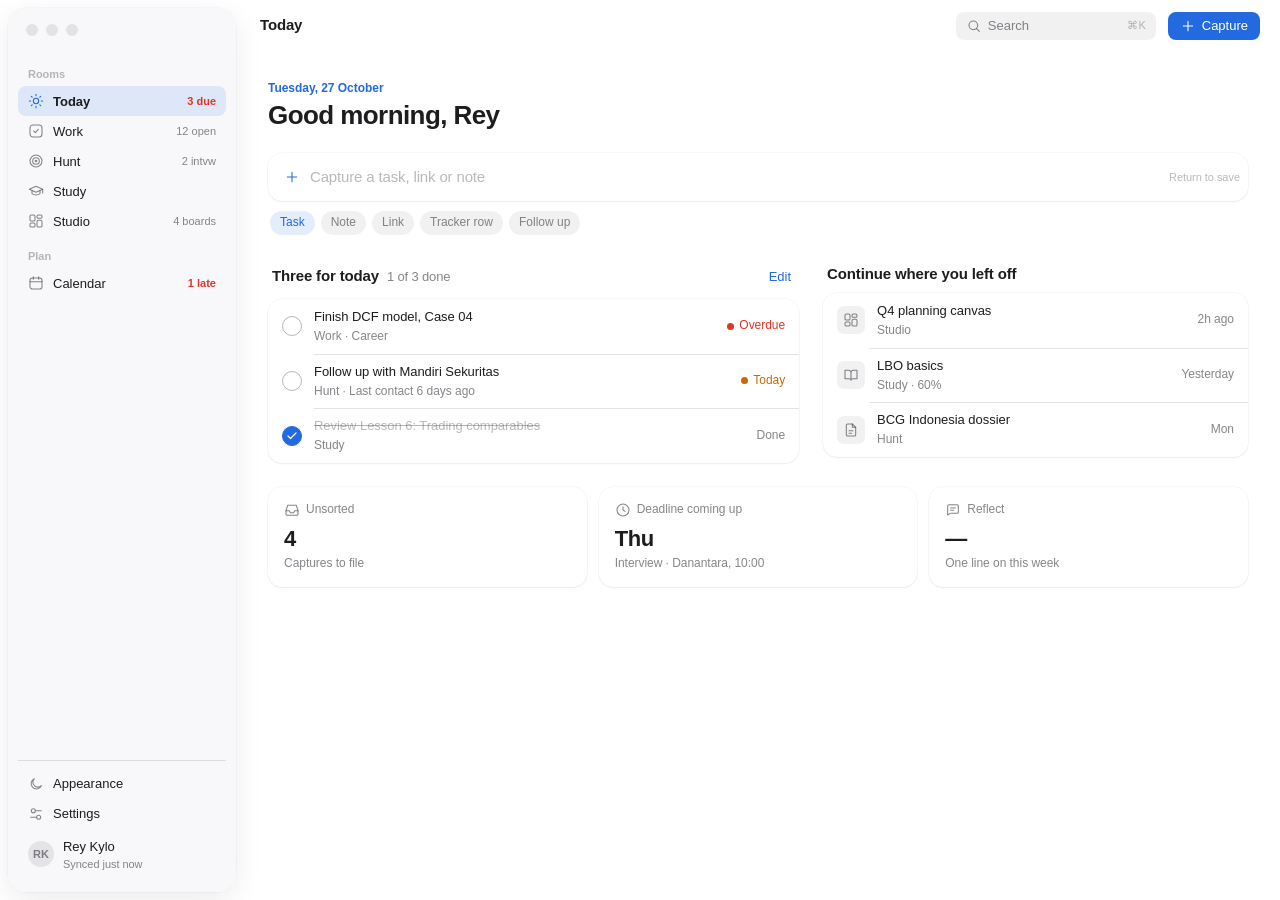
<file: design/concepts/rooms-wireframe-v4.html>
<!doctype html>
<html lang="id">
<head>
<meta charset="UTF-8">
<meta name="viewport" content="width=device-width, initial-scale=1, viewport-fit=cover">
<title>SELF Rooms</title>
<style>
/* Tokens: Apple system surfaces + SELF room tints (rooms.css). One tint visible at a time. */
:root{
  color-scheme:light dark;
  --bg:#f5f5f7;--window:#fff;--surface:#fff;--surface-2:#f2f2f7;--grouped:#f2f2f7;
  --label:#1d1d1f;--label-2:rgba(60,60,67,.62);--label-3:rgba(60,60,67,.36);
  --separator:rgba(60,60,67,.14);--separator-strong:rgba(60,60,67,.24);--fill:rgba(120,120,128,.1);--fill-2:rgba(120,120,128,.16);
  --material:rgba(246,246,248,.72);--material-strong:rgba(255,255,255,.8);
  --success:#28a745;--warning:#c76a00;--destructive:#e0352b;
  --room-today:#2369e0;--room-work:#0f8e9b;--room-hunt:#16855f;--room-study:#7552c8;--room-studio:#a8650c;--room-calendar:#c0306a;
  --on-tint:#fff;--tint:var(--room-today);--tint-soft:color-mix(in srgb,var(--tint) 12%,transparent);
  --font:-apple-system,BlinkMacSystemFont,"SF Pro Text","Inter","Segoe UI",Roboto,sans-serif;
  --font-display:-apple-system,BlinkMacSystemFont,"SF Pro Display","Inter","Segoe UI",Roboto,sans-serif;
  --t-large:26px;--t-title1:22px;--t-title2:17px;--t-title3:15px;--t-body:13px;--t-callout:12px;--t-sub:11px;
  --control:28px;--r-sm:6px;--r-md:10px;--r-lg:14px;--r-xl:18px;
  --shadow-1:0 1px 2px rgba(0,0,0,.05),0 0 0 .5px rgba(0,0,0,.06);
  --shadow-2:0 8px 28px rgba(0,0,0,.08),0 0 0 .5px rgba(0,0,0,.06);
  --ease-out:cubic-bezier(.22,1,.36,1);--fast:150ms;--dur:250ms;
}
@media (prefers-color-scheme:dark){:root:not([data-theme="light"]){
  --bg:#000;--window:#000;--surface:#1c1c1e;--surface-2:#2c2c2e;--grouped:#000;
  --label:#f5f5f7;--label-2:rgba(235,235,245,.62);--label-3:rgba(235,235,245,.34);
  --separator:rgba(84,84,88,.42);--separator-strong:rgba(84,84,88,.7);--fill:rgba(120,120,128,.2);--fill-2:rgba(120,120,128,.3);
  --material:rgba(28,28,30,.7);--material-strong:rgba(30,30,32,.82);
  --success:#30d158;--warning:#ff9f0a;--destructive:#ff453a;
  --room-today:#428cff;--room-work:#3fc5d2;--room-hunt:#3dce9e;--room-study:#ad92fa;--room-studio:#f0b862;--room-calendar:#f06f9b;
  --shadow-1:0 0 0 .5px rgba(255,255,255,.08);--shadow-2:0 0 0 .5px rgba(255,255,255,.1);--on-tint:#0b0b0c;}}
:root[data-theme="dark"]{
  --bg:#000;--window:#000;--surface:#1c1c1e;--surface-2:#2c2c2e;--grouped:#000;
  --label:#f5f5f7;--label-2:rgba(235,235,245,.62);--label-3:rgba(235,235,245,.34);
  --separator:rgba(84,84,88,.42);--separator-strong:rgba(84,84,88,.7);--fill:rgba(120,120,128,.2);--fill-2:rgba(120,120,128,.3);
  --material:rgba(28,28,30,.7);--material-strong:rgba(30,30,32,.82);
  --success:#30d158;--warning:#ff9f0a;--destructive:#ff453a;
  --room-today:#428cff;--room-work:#3fc5d2;--room-hunt:#3dce9e;--room-study:#ad92fa;--room-studio:#f0b862;--room-calendar:#f06f9b;
  --shadow-1:0 0 0 .5px rgba(255,255,255,.08);--shadow-2:0 0 0 .5px rgba(255,255,255,.1);--on-tint:#0b0b0c;}
[data-room="today"]{--tint:var(--room-today)}[data-room="work"]{--tint:var(--room-work)}
[data-room="hunt"]{--tint:var(--room-hunt)}[data-room="study"]{--tint:var(--room-study)}
[data-room="studio"]{--tint:var(--room-studio)}[data-room="calendar"]{--tint:var(--room-calendar)}

*{box-sizing:border-box;margin:0;padding:0}
html{-webkit-text-size-adjust:100%}
body{font:var(--t-body)/1.47 var(--font);background:var(--window);color:var(--label);-webkit-font-smoothing:antialiased;letter-spacing:-.003em}
button,input{font:inherit;color:inherit;background:none;border:0}
button{cursor:default}
:focus-visible{outline:3px solid color-mix(in srgb,var(--tint) 55%,transparent);outline-offset:1px;border-radius:var(--r-sm)}
svg.i{width:16px;height:16px;fill:none;stroke:currentColor;stroke-width:1.6;stroke-linecap:round;stroke-linejoin:round;flex:none}
h1,h2,h3{font-family:var(--font-display);font-weight:600;letter-spacing:-.022em;line-height:1.2}
[hidden]{display:none!important}

/* ===== Shell ===== */
.shell{display:grid;grid-template-columns:236px 1fr;min-height:100vh;background:var(--window)}
.sidebar{position:sticky;top:8px;margin:8px 0 8px 8px;height:calc(100vh - 16px);border-radius:var(--r-xl);
  background:var(--material);-webkit-backdrop-filter:saturate(180%) blur(24px);backdrop-filter:saturate(180%) blur(24px);
  box-shadow:var(--shadow-2);display:flex;flex-direction:column;padding:12px 10px;z-index:10}
@supports not (backdrop-filter:blur(1px)){.sidebar{background:var(--surface-2)}}
.traffic{display:flex;gap:8px;padding:4px 8px 18px}
.traffic i{width:12px;height:12px;border-radius:50%;background:var(--fill-2)}
.group-label{font-size:var(--t-sub);font-weight:600;color:var(--label-3);padding:12px 10px 4px}
.door{display:flex;align-items:center;gap:9px;width:100%;height:30px;padding:0 10px;border-radius:8px;color:var(--label);text-align:left;
  transition:background var(--fast) var(--ease-out)}
.door svg.i{color:var(--label-2)}
.door:hover{background:var(--fill)}
.door[aria-current="page"]{background:var(--tint-soft)}
.door[aria-current="page"] svg.i{color:var(--tint)}
.door[aria-current="page"] .door-name{font-weight:600}
.door .count{margin-left:auto;font-size:var(--t-sub);color:var(--label-2);font-variant-numeric:tabular-nums}
.door .count.alert{color:var(--destructive);font-weight:600}
.side-foot{margin-top:auto;padding-top:8px;border-top:.5px solid var(--separator)}
.me{display:flex;align-items:center;gap:9px;padding:8px 10px}
.avatar{width:26px;height:26px;border-radius:50%;background:linear-gradient(var(--fill-2),var(--fill-2));display:grid;place-items:center;font-size:11px;font-weight:600;color:var(--label-2)}
.me small{display:block;color:var(--label-2);font-size:var(--t-sub)}

.main{min-width:0;display:flex;flex-direction:column}
/* Toolbar: leading title, centre segmented control, trailing glyph capsule + search + primary */
.toolbar{position:sticky;top:0;z-index:5;display:flex;align-items:center;gap:12px;height:52px;padding:0 20px 0 24px;
  background:color-mix(in srgb,var(--window) 78%,transparent);-webkit-backdrop-filter:saturate(180%) blur(20px);backdrop-filter:saturate(180%) blur(20px);
  border-bottom:.5px solid transparent;transition:border-color var(--fast)}
.toolbar.scrolled{border-bottom-color:var(--separator)}
.tb-title{font-size:var(--t-title3);font-weight:600;letter-spacing:-.01em;white-space:nowrap}
.seg{position:relative;display:inline-flex;padding:2px;border-radius:8px;background:var(--fill)}
.seg button{position:relative;z-index:1;height:24px;padding:0 12px;border-radius:6px;font-size:var(--t-body);color:var(--label);white-space:nowrap}
.seg button[aria-checked="true"]{font-weight:600}
.seg .pill{position:absolute;top:2px;height:24px;border-radius:6px;background:var(--material-strong);box-shadow:0 1px 3px rgba(0,0,0,.12),0 0 0 .5px rgba(0,0,0,.04);transition:transform var(--dur) var(--ease-out),width var(--dur) var(--ease-out)}
:root[data-theme="dark"] .seg .pill{background:#636366}
@media (prefers-color-scheme:dark){:root:not([data-theme="light"]) .seg .pill{background:#636366}}
.flex{flex:1}
.capsule{display:flex;align-items:center;border-radius:999px;background:var(--fill);padding:2px}
.glyph{width:32px;height:var(--control);display:grid;place-items:center;border-radius:999px;color:var(--label-2);transition:background var(--fast),transform var(--fast)}
.glyph:hover{background:var(--fill);color:var(--label)}
.glyph:active,.btn:active,.door:active{transform:scale(.97)}
.searchbox{display:flex;align-items:center;gap:6px;height:var(--control);width:200px;padding:0 10px;border-radius:8px;background:var(--fill);color:var(--label-2)}
.searchbox input{flex:1;min-width:0;outline:none;font-size:var(--t-body);color:var(--label)}
.searchbox input::placeholder{color:var(--label-2)}
.searchbox kbd{font:var(--t-sub) var(--font);color:var(--label-3)}
.btn{display:inline-flex;align-items:center;gap:6px;height:var(--control);padding:0 12px;border-radius:8px;font-size:var(--t-body);font-weight:500;white-space:nowrap;transition:filter var(--fast),transform var(--fast)}
.btn.primary{background:var(--tint);color:var(--on-tint)}
.btn.primary:hover{filter:brightness(1.08)}
.btn.tinted{background:var(--tint-soft);color:var(--tint)}
.btn.plain{color:var(--tint);padding:0 4px}

.content{padding:20px 32px 72px;max-width:1160px;width:100%;margin:0 auto}
.page-head{display:flex;align-items:flex-end;gap:16px;margin:8px 0 22px}
.eyebrow{font-size:var(--t-callout);font-weight:600;color:var(--tint);margin-bottom:2px}
.large-title{font-size:var(--t-large)}
.subtitle{color:var(--label-2);font-size:var(--t-title3);margin-top:2px;letter-spacing:-.01em}
.view{display:none}.view.on{display:block;animation:enter var(--dur) var(--ease-out)}
@keyframes enter{from{opacity:0;transform:translateY(6px)}to{opacity:1;transform:none}}

/* Surfaces */
.panel{background:var(--surface);border-radius:var(--r-lg);box-shadow:var(--shadow-1)}
.section-h{display:flex;align-items:baseline;gap:8px;padding:0 4px 8px;font-size:var(--t-title3);font-weight:600;letter-spacing:-.01em}
.section-h .meta{font-weight:400;color:var(--label-2);font-size:var(--t-body)}
.section-h .btn{margin-left:auto}
.list{list-style:none}
.list li{display:flex;align-items:center;gap:12px;min-height:44px;padding:8px 14px;position:relative}
.list li+li::before{content:"";position:absolute;top:0;left:46px;right:0;border-top:.5px solid var(--separator)}
.list li.plain+li::before{left:14px}
.list .t{flex:1;min-width:0}
.list .t b{font-weight:500;display:block;white-space:nowrap;overflow:hidden;text-overflow:ellipsis}
.list .t small{color:var(--label-2);font-size:var(--t-callout)}
.list .trail{color:var(--label-2);font-size:var(--t-callout);white-space:nowrap;font-variant-numeric:tabular-nums}
.check{width:20px;height:20px;border-radius:50%;border:1.5px solid var(--label-3);flex:none;display:grid;place-items:center;transition:all var(--fast)}
.check:hover{border-color:var(--tint)}
.check.done{background:var(--tint);border-color:var(--tint);color:var(--on-tint)}
.check svg{width:12px;height:12px;stroke-width:2.4;opacity:0}.check.done svg{opacity:1}
li.is-done .t b{color:var(--label-3);text-decoration:line-through}
.icon-tile{width:28px;height:28px;border-radius:7px;display:grid;place-items:center;background:var(--fill);color:var(--label-2);flex:none}
.status{display:inline-flex;align-items:center;gap:5px;font-size:var(--t-callout);color:var(--label-2);white-space:nowrap}
.status::before{content:"";width:7px;height:7px;border-radius:50%;background:currentColor}
.status.late{color:var(--destructive)}.status.soon{color:var(--warning)}.status.ok{color:var(--success)}.status.idle{color:var(--label-3)}
.status.late,.status.soon,.status.ok{font-weight:500}
.status.idle{color:var(--label-2)}.status.idle::before{background:var(--label-3)}

/* Today */
.capture{display:flex;align-items:center;gap:10px;height:48px;padding:0 8px 0 16px;border-radius:var(--r-lg);background:var(--surface);box-shadow:var(--shadow-1);transition:box-shadow var(--fast)}
.capture:focus-within{box-shadow:0 0 0 3px color-mix(in srgb,var(--tint) 30%,transparent),var(--shadow-1)}
.capture svg{color:var(--tint)}
.capture input{flex:1;outline:none;font-size:var(--t-title3);letter-spacing:-.01em}
.capture input::placeholder{color:var(--label-3)}
.capture .hint{font-size:var(--t-sub);color:var(--label-3)}
.kinds{display:flex;gap:6px;margin:10px 2px 28px;flex-wrap:wrap}
.kind{height:24px;padding:0 10px;border-radius:999px;background:var(--fill);font-size:var(--t-callout);color:var(--label-2)}
.kind[aria-pressed="true"]{background:var(--tint-soft);color:var(--tint);font-weight:500}
.cols{display:grid;grid-template-columns:1.25fr 1fr;gap:24px;align-items:start}
.cols>*{min-width:0}
.stack{display:grid;gap:24px}
.glance{display:grid;grid-template-columns:repeat(3,1fr);gap:12px;margin-top:24px}
.glance .panel{padding:14px 16px}
.glance .k{font-size:var(--t-callout);color:var(--label-2);display:flex;align-items:center;gap:6px}
.glance .v{font-size:var(--t-title1);font-weight:600;letter-spacing:-.02em;margin-top:4px;font-variant-numeric:tabular-nums}
.glance .d{font-size:var(--t-callout);color:var(--label-2)}

/* Work: table + inspector */
.split{display:grid;grid-template-columns:1fr 340px;gap:0;border-radius:var(--r-lg);background:var(--surface);box-shadow:var(--shadow-1);overflow:hidden;min-height:520px}
.table-wrap{overflow:auto}
table{width:100%;border-collapse:collapse;font-size:var(--t-body)}
th{position:sticky;top:0;background:var(--surface);text-align:left;font-weight:500;color:var(--label-2);font-size:var(--t-callout);height:30px;padding:0 12px;border-bottom:.5px solid var(--separator);white-space:nowrap;user-select:none}
th[aria-sort]{color:var(--label)}
th .arr{display:inline-block;margin-left:3px;font-size:9px;color:var(--label-2)}
td{height:34px;padding:0 12px;white-space:nowrap}
tbody tr:nth-child(even){background:color-mix(in srgb,var(--fill) 45%,transparent)}
tbody tr:hover{background:var(--fill)}
tbody tr[aria-selected="true"]{background:color-mix(in srgb,var(--tint) 18%,var(--surface))!important;box-shadow:inset 3px 0 0 var(--tint)}
td.title{font-weight:500}
.muted{color:var(--label-2)}
.space-dot{display:inline-flex;align-items:center;gap:6px}
.space-dot::before{content:"";width:8px;height:8px;border-radius:2px;background:var(--label-3)}
.inspector{border-left:.5px solid var(--separator);padding:18px 18px 24px;background:color-mix(in srgb,var(--surface-2) 40%,var(--surface))}
.crumb{font-size:var(--t-callout);color:var(--label-2)}
.insp-title{font-size:var(--t-title1);margin:4px 0 16px;outline:none;border-radius:4px}
.props{display:grid;grid-template-columns:84px 1fr;row-gap:2px;font-size:var(--t-body);margin-bottom:18px}
.props dt{color:var(--label-2);height:28px;display:flex;align-items:center}
.props dd{height:28px;display:flex;align-items:center;border-radius:6px;padding:0 6px;margin-left:-6px}
.props dd:hover{background:var(--fill)}
.mini-tabs{display:flex;gap:2px;padding:2px;border-radius:8px;background:var(--fill);margin-bottom:12px;overflow-x:auto}
.mini-tabs button{flex:1;height:22px;border-radius:6px;font-size:var(--t-callout);color:var(--label-2);white-space:nowrap;padding:0 4px}
.mini-tabs button[aria-selected="true"]{background:var(--material-strong);color:var(--label);font-weight:500;box-shadow:0 1px 2px rgba(0,0,0,.1)}
.prose{font-size:var(--t-body);color:var(--label);line-height:1.55}
.prose p+p{margin-top:8px}
.sub-checks{list-style:none;margin-top:12px}
.sub-checks li{display:flex;gap:8px;align-items:center;height:28px}
.sub-checks .check{width:16px;height:16px}

/* Hunt */
.metrics{display:grid;grid-template-columns:repeat(4,1fr);gap:12px;margin-bottom:20px}
.metrics .panel{padding:12px 16px}
.board{display:grid;grid-template-columns:repeat(5,minmax(196px,1fr));gap:12px;overflow-x:auto;padding-bottom:8px}
.lane{background:color-mix(in srgb,var(--fill) 55%,transparent);border-radius:var(--r-lg);padding:8px;min-height:380px}
.lane-h{display:flex;align-items:center;gap:6px;padding:4px 6px 10px;font-weight:600}
.lane-h .n{color:var(--label-2);font-weight:400}
.lane-h .glyph{margin-left:auto;width:24px;height:22px}
.job{background:var(--surface);border-radius:var(--r-md);padding:10px 12px;margin-bottom:8px;box-shadow:var(--shadow-1);transition:transform var(--fast) var(--ease-out),box-shadow var(--fast)}
.job:hover{transform:translateY(-1px);box-shadow:var(--shadow-2)}
.job .co{display:flex;align-items:center;gap:8px;font-weight:600}
.logo{width:22px;height:22px;border-radius:6px;background:var(--fill-2);display:grid;place-items:center;font-size:10px;font-weight:700;color:var(--label-2);flex:none}
.job .role{color:var(--label-2);margin:4px 0 8px 30px;font-size:var(--t-callout)}
.job .foot{margin-left:30px;display:flex;gap:10px;align-items:center}
.empty{display:grid;place-items:center;text-align:center;color:var(--label-2);padding:40px 12px;font-size:var(--t-callout)}
.empty svg{width:22px;height:22px;color:var(--label-3);margin-bottom:6px}

/* Study */
.hero{display:grid;grid-template-columns:200px 1fr;gap:20px;padding:16px;align-items:center}
.cover{aspect-ratio:16/10;border-radius:var(--r-md);background:color-mix(in srgb,var(--tint) 14%,var(--surface));display:grid;place-items:center;overflow:hidden}
.hero h2{font-size:var(--t-title2)}
.hero p{color:var(--label-2);margin:2px 0 12px}
.bar{height:4px;border-radius:2px;background:var(--fill-2);overflow:hidden;margin:4px 0 12px;max-width:340px}
.bar i{display:block;height:100%;background:var(--tint);border-radius:2px}
.labs{display:grid;grid-template-columns:repeat(3,1fr);gap:12px;margin-top:24px}
.lab{padding:16px}
.lab h3{font-size:var(--t-title3);margin:10px 0 2px}
.lab p{color:var(--label-2);font-size:var(--t-callout)}
.footnote{margin-top:20px;font-size:var(--t-callout);color:var(--label-2);display:flex;gap:6px;align-items:center}

/* Studio */
.boards{display:grid;grid-template-columns:repeat(auto-fill,minmax(220px,1fr));gap:20px}
.bcard{border-radius:var(--r-lg);transition:transform var(--fast) var(--ease-out)}
.bcard:hover{transform:translateY(-2px)}
.thumb{aspect-ratio:4/3;border-radius:var(--r-lg);background:var(--surface);box-shadow:var(--shadow-1);overflow:hidden}
.thumb svg{width:100%;height:100%;display:block}
.bcard b{display:block;font-weight:500;margin:8px 2px 0}
.bcard small{color:var(--label-2);font-size:var(--t-callout);margin-left:2px}
.new-board{aspect-ratio:4/3;border-radius:var(--r-lg);border:1px dashed var(--separator-strong);display:grid;place-items:center;color:var(--label-2);width:100%}
.new-board:hover{background:var(--fill);color:var(--tint)}

/* Calendar */
.cal{background:var(--surface);border-radius:var(--r-lg);box-shadow:var(--shadow-1);overflow:hidden}
.cal-grid{display:grid;grid-template-columns:repeat(7,1fr)}
.dow{font-size:var(--t-sub);font-weight:600;color:var(--label-2);text-align:right;padding:8px 10px}
.day{min-height:104px;border-top:.5px solid var(--separator);border-left:.5px solid var(--separator);padding:6px 6px 6px}
.day:nth-child(7n+1){border-left:0}
.day .num{display:flex;justify-content:flex-end;font-size:var(--t-body);font-variant-numeric:tabular-nums;color:var(--label)}
.day.out .num{color:var(--label-3)}
.day.weekend{background:color-mix(in srgb,var(--fill) 30%,transparent)}
.day.today .num span{background:var(--tint);color:var(--on-tint);border-radius:999px;min-width:22px;height:22px;display:grid;place-items:center;font-weight:600;padding:0 6px}
.ev{display:flex;gap:5px;align-items:center;font-size:var(--t-sub);margin-top:3px;padding:1px 5px;border-radius:4px;white-space:nowrap;overflow:hidden;text-overflow:ellipsis}
.ev::before{content:"";width:6px;height:6px;border-radius:50%;background:var(--tint);flex:none}
.ev.late::before{background:var(--destructive)}.ev.late{color:var(--destructive)}
.ev.block{background:var(--tint-soft);color:var(--tint);font-weight:500}

/* Sheet (phone detail) */
.scrim{position:fixed;inset:0;background:rgba(0,0,0,.28);opacity:0;pointer-events:none;transition:opacity var(--dur);z-index:40}
.sheet{position:fixed;left:0;right:0;bottom:0;max-height:88vh;overflow:auto;background:var(--surface);border-radius:14px 14px 0 0;padding:8px 20px calc(24px + env(safe-area-inset-bottom));
  transform:translateY(100%);transition:transform var(--dur) var(--ease-out);z-index:41}
.grabber{width:36px;height:5px;border-radius:3px;background:var(--fill-2);margin:0 auto 12px}
body.sheet-open .scrim{opacity:1;pointer-events:auto}
body.sheet-open .sheet{transform:none}

.tabbar{display:none}
.m-only{display:none}

/* ===== ~1100: inspector narrower, glance stacks ===== */
@media (max-width:1180px){.split{grid-template-columns:1fr 316px}.inspector{padding:16px 14px 22px}.mini-tabs button{font-size:11px;padding:0 2px}.searchbox{width:150px}.metrics{grid-template-columns:repeat(2,1fr)}}
@media (max-width:980px){.shell{grid-template-columns:72px 1fr}.door-name,.door .count,.group-label,.me div,.traffic{display:none}
  .door{justify-content:center;height:36px;padding:0}.sidebar{padding:12px 8px}.me{justify-content:center;padding:8px 0}
  .cols{grid-template-columns:1fr}.split{grid-template-columns:1fr}.inspector{display:none}.searchbox{display:none}}

/* ===== Phone: iOS idiom ===== */
@media (max-width:734px){
  :root{--t-large:34px;--t-title1:28px;--t-title2:22px;--t-title3:17px;--t-body:17px;--t-callout:15px;--t-sub:13px;--control:44px}
  .shell{grid-template-columns:1fr}.sidebar{display:none}
  .toolbar{height:44px;padding:0 16px;padding-top:env(safe-area-inset-top);box-sizing:content-box}
  .toolbar .tb-title{font-size:17px;opacity:0;transition:opacity var(--fast);position:absolute;left:0;right:0;text-align:center;pointer-events:none}
  .toolbar.scrolled .tb-title{opacity:1}
  .toolbar .seg,.toolbar .capsule,.toolbar .btn.primary span{display:none}
  .toolbar .btn.primary{width:36px;height:36px;padding:0;justify-content:center;border-radius:50%}
  #calBtn{margin-left:auto;width:36px;height:36px;color:var(--tint)}#calBtn[aria-current]{background:var(--tint-soft)}
  .content{padding:0 16px 120px}
  .page-head{margin:4px 0 14px}
  .m-only{display:flex}.m-seg{width:100%;margin-bottom:16px}.m-seg button{flex:1;height:30px;font-size:13px;padding:0 4px}.m-seg .pill{height:30px}
  .capture{height:52px}.capture .hint{display:none}
  .glance,.labs,.metrics{grid-template-columns:1fr 1fr}.glance .panel:last-child{grid-column:span 2}
  .labs{grid-template-columns:1fr}
  .hero{grid-template-columns:1fr}
  .board{grid-template-columns:repeat(5,82%);scroll-snap-type:x mandatory}.lane{scroll-snap-align:start}
  .list li{min-height:52px}.list li+li::before{left:50px}
  /* table → inset grouped list */
  .split{background:none;box-shadow:none;min-height:0;overflow:visible}
  table,thead,tbody,tr,td{display:block}thead{display:none}
  tbody{background:var(--surface);border-radius:var(--r-lg);overflow:hidden}
  tbody tr{display:grid;grid-template-columns:1fr auto;gap:2px 8px;padding:11px 16px;position:relative;background:none!important;color:inherit!important}
  tbody tr+tr::before{content:"";position:absolute;top:0;left:16px;right:0;border-top:.5px solid var(--separator)}
  td{height:auto;padding:0}td.title{grid-column:1;font-size:17px}
  td.c-space{grid-column:1;grid-row:2;font-size:15px;color:var(--label-2)}
  td.c-status{grid-column:2;grid-row:1;justify-self:end}td.c-due{grid-column:2;grid-row:2;justify-self:end;font-size:15px}
  td.c-prio{display:none}
  tbody tr[aria-selected="true"]{box-shadow:none}
  .day{min-height:52px;padding:4px}.ev{font-size:0;height:6px;padding:0;margin:3px auto 0;width:6px}.ev::before{width:6px;height:6px}.ev.block{background:none}
  .day .num{justify-content:center}.dow{text-align:center;padding:6px 0}
  .tabbar{display:flex;position:fixed;left:12px;right:12px;bottom:calc(12px + env(safe-area-inset-bottom));height:62px;border-radius:31px;z-index:30;
    background:var(--material);-webkit-backdrop-filter:saturate(180%) blur(24px);backdrop-filter:saturate(180%) blur(24px);box-shadow:0 8px 30px rgba(0,0,0,.14),0 0 0 .5px var(--separator);padding:4px}
  .tabbar button{flex:1;display:flex;flex-direction:column;align-items:center;justify-content:center;gap:2px;font-size:10px;font-weight:500;color:var(--label-2);border-radius:27px;min-height:44px}
  .tabbar svg.i{width:24px;height:24px;stroke-width:1.7}
  .tabbar button[aria-current="page"]{color:var(--tint);background:var(--fill)}
  body{background:var(--grouped)}.shell{background:var(--grouped)}
  .toolbar{background:color-mix(in srgb,var(--grouped) 78%,transparent)}
}
@media (prefers-reduced-motion:reduce){*{transition-duration:0s!important;animation:none!important}.view.on{animation:none}}
</style>
</head>
<body>
<!-- Icon set: 1.6px stroke line icons (Lucide-style, drawn inline; SF Symbols are not licensed for web) -->
<svg width="0" height="0" style="position:absolute" aria-hidden="true">
  <symbol id="i-sun" viewBox="0 0 24 24"><circle cx="12" cy="12" r="4"/><path d="M12 2v2M12 20v2M4.9 4.9l1.4 1.4M17.7 17.7l1.4 1.4M2 12h2M20 12h2M6.3 17.7l-1.4 1.4M19.1 4.9l-1.4 1.4"/></symbol>
  <symbol id="i-work" viewBox="0 0 24 24"><rect x="3" y="3" width="18" height="18" rx="4.5"/><path d="m8.5 12 2.5 2.5 4.5-5"/></symbol>
  <symbol id="i-hunt" viewBox="0 0 24 24"><circle cx="12" cy="12" r="9"/><circle cx="12" cy="12" r="5"/><circle cx="12" cy="12" r="1.2"/></symbol>
  <symbol id="i-study" viewBox="0 0 24 24"><path d="M22 9.5 12 5 2 9.5 12 14l10-4.5Z"/><path d="M6 11.8V16c3 2.7 9 2.7 12 0v-4.2M22 9.5V15"/></symbol>
  <symbol id="i-studio" viewBox="0 0 24 24"><rect x="3" y="3" width="7.5" height="9" rx="2"/><rect x="13.5" y="3" width="7.5" height="5" rx="2"/><rect x="13.5" y="11" width="7.5" height="10" rx="2"/><rect x="3" y="15" width="7.5" height="6" rx="2"/></symbol>
  <symbol id="i-calendar" viewBox="0 0 24 24"><rect x="3" y="4.5" width="18" height="16.5" rx="3.5"/><path d="M16 2.5v4M8 2.5v4M3 10h18"/></symbol>
  <symbol id="i-search" viewBox="0 0 24 24"><circle cx="11" cy="11" r="6.5"/><path d="m20 20-4.2-4.2"/></symbol>
  <symbol id="i-plus" viewBox="0 0 24 24"><path d="M12 5v14M5 12h14"/></symbol>
  <symbol id="i-settings" viewBox="0 0 24 24"><path d="M20 7h-8M12 17H4"/><circle cx="8" cy="7" r="3"/><circle cx="16" cy="17" r="3"/></symbol>
  <symbol id="i-sidebar" viewBox="0 0 24 24"><rect x="3" y="4" width="18" height="16" rx="3.5"/><path d="M9.5 4v16"/></symbol>
  <symbol id="i-filter" viewBox="0 0 24 24"><path d="M4 7h16M7 12h10M10 17h4"/></symbol>
  <symbol id="i-sort" viewBox="0 0 24 24"><path d="m7 15 5 5 5-5M7 9l5-5 5 5"/></symbol>
  <symbol id="i-moon" viewBox="0 0 24 24"><path d="M20 14.5A8 8 0 1 1 9.5 4a6.5 6.5 0 0 0 10.5 10.5Z"/></symbol>
  <symbol id="i-check" viewBox="0 0 24 24"><path d="M20 6 9 17l-5-5"/></symbol>
  <symbol id="i-more" viewBox="0 0 24 24"><circle cx="5.5" cy="12" r="1"/><circle cx="12" cy="12" r="1"/><circle cx="18.5" cy="12" r="1"/></symbol>
  <symbol id="i-doc" viewBox="0 0 24 24"><path d="M14 3H7a2 2 0 0 0-2 2v14a2 2 0 0 0 2 2h10a2 2 0 0 0 2-2V8z"/><path d="M14 3v5h5M9 13h6M9 17h4"/></symbol>
  <symbol id="i-book" viewBox="0 0 24 24"><path d="M3 5h5.5A3.5 3.5 0 0 1 12 8.5V20a2.5 2.5 0 0 0-2.5-2.5H3zM21 5h-5.5A3.5 3.5 0 0 0 12 8.5V20a2.5 2.5 0 0 1 2.5-2.5H21z"/></symbol>
  <symbol id="i-briefcase" viewBox="0 0 24 24"><rect x="3" y="7" width="18" height="13" rx="2.5"/><path d="M16 7V5.5A1.5 1.5 0 0 0 14.5 4h-5A1.5 1.5 0 0 0 8 5.5V7M3 12.5h18"/></symbol>
  <symbol id="i-inbox" viewBox="0 0 24 24"><path d="M3 13h5l1.5 3h5l1.5-3h5"/><path d="M5.5 5h13L21 13v5a2 2 0 0 1-2 2H5a2 2 0 0 1-2-2v-5z"/></symbol>
  <symbol id="i-clock" viewBox="0 0 24 24"><circle cx="12" cy="12" r="9"/><path d="M12 7v5l3 2"/></symbol>
  <symbol id="i-reflect" viewBox="0 0 24 24"><path d="M4 19.5V6a2 2 0 0 1 2-2h12a2 2 0 0 1 2 2v9a2 2 0 0 1-2 2H8z"/><path d="M8.5 9h7M8.5 12.5h4.5"/></symbol>
  <symbol id="i-chart" viewBox="0 0 24 24"><path d="M4 20V4M4 20h16"/><path d="m8 15 3.5-4 3 2.5L20 7"/></symbol>
  <symbol id="i-people" viewBox="0 0 24 24"><circle cx="9" cy="8" r="3.5"/><path d="M3 20a6 6 0 0 1 12 0M16 4.6a3.5 3.5 0 0 1 0 6.8M21 20a6 6 0 0 0-3.5-5.5"/></symbol>
  <symbol id="i-layers" viewBox="0 0 24 24"><path d="m12 3 9 5-9 5-9-5 9-5Z"/><path d="m3 13 9 5 9-5"/></symbol>
  <symbol id="i-info" viewBox="0 0 24 24"><circle cx="12" cy="12" r="9"/><path d="M12 11v5.5M12 7.5v.01"/></symbol>
  <symbol id="i-chev" viewBox="0 0 24 24"><path d="m9 6 6 6-6 6"/></symbol>
</svg>

<div class="shell" id="shell" data-room="today">
  <nav class="sidebar" aria-label="Rooms">
    <div class="traffic" aria-hidden="true"><i></i><i></i><i></i></div>
    <div class="group-label">Rooms</div>
    <button class="door" data-room="today" aria-current="page"><svg class="i"><use href="#i-sun"/></svg><span class="door-name">Today</span><span class="count alert">3 due</span></button>
    <button class="door" data-room="work"><svg class="i"><use href="#i-work"/></svg><span class="door-name">Work</span><span class="count">12 open</span></button>
    <button class="door" data-room="hunt"><svg class="i"><use href="#i-hunt"/></svg><span class="door-name">Hunt</span><span class="count">2 intvw</span></button>
    <button class="door" data-room="study"><svg class="i"><use href="#i-study"/></svg><span class="door-name">Study</span></button>
    <button class="door" data-room="studio"><svg class="i"><use href="#i-studio"/></svg><span class="door-name">Studio</span><span class="count">4 boards</span></button>
    <div class="group-label">Plan</div>
    <button class="door" data-room="calendar"><svg class="i"><use href="#i-calendar"/></svg><span class="door-name">Calendar</span><span class="count alert">1 late</span></button>
    <div class="side-foot">
      <button class="door" id="theme" aria-label="Switch theme"><svg class="i"><use href="#i-moon"/></svg><span class="door-name">Appearance</span></button>
      <button class="door"><svg class="i"><use href="#i-settings"/></svg><span class="door-name">Settings</span></button>
      <div class="me"><span class="avatar">RK</span><div>Rey Kylo<small>Synced just now</small></div></div>
    </div>
  </nav>

  <div class="main">
    <header class="toolbar" id="toolbar">
      <span class="tb-title" id="tbTitle">Today</span>
      <div class="seg" id="seg" role="radiogroup" aria-label="Section"></div>
      <span class="flex"></span>
      <div class="capsule" id="capsule">
        <button class="glyph" aria-label="Filter"><svg class="i"><use href="#i-filter"/></svg></button>
        <button class="glyph" aria-label="Sort"><svg class="i"><use href="#i-sort"/></svg></button>
        <button class="glyph" aria-label="More"><svg class="i"><use href="#i-more"/></svg></button>
      </div>
      <label class="searchbox"><svg class="i"><use href="#i-search"/></svg><input placeholder="Search" aria-label="Search"><kbd>⌘K</kbd></label>
      <button class="glyph m-only" id="calBtn" aria-label="Calendar" data-room="calendar"><svg class="i"><use href="#i-calendar"/></svg></button>
      <button class="btn primary" id="primary"><svg class="i"><use href="#i-plus"/></svg><span id="primaryLabel">Capture</span></button>
    </header>

    <main class="content">
      <!-- ================= TODAY ================= -->
      <section class="view on" data-view="today">
        <div class="page-head"><div><div class="eyebrow">Tuesday, 27 October</div><h1 class="large-title">Good morning, Rey</h1></div></div>
        <label class="capture"><svg class="i"><use href="#i-plus"/></svg><input placeholder="Capture a task, link or note" aria-label="Quick capture"><span class="hint">Return to save</span></label>
        <div class="kinds" role="group" aria-label="Capture as">
          <button class="kind" aria-pressed="true">Task</button><button class="kind">Note</button><button class="kind">Link</button><button class="kind">Tracker row</button><button class="kind">Follow up</button>
        </div>

        <div class="cols">
          <div>
            <div class="section-h">Three for today <span class="meta">1 of 3 done</span><button class="btn plain">Edit</button></div>
            <ul class="list panel" id="three">
              <li><button class="check" aria-label="Mark done"><svg class="i"><use href="#i-check"/></svg></button><div class="t"><b>Finish DCF model, Case 04</b><small>Work · Career</small></div><span class="status late">Overdue</span></li>
              <li><button class="check" aria-label="Mark done"><svg class="i"><use href="#i-check"/></svg></button><div class="t"><b>Follow up with Mandiri Sekuritas</b><small>Hunt · Last contact 6 days ago</small></div><span class="status soon">Today</span></li>
              <li class="is-done"><button class="check done" aria-label="Mark not done"><svg class="i"><use href="#i-check"/></svg></button><div class="t"><b>Review Lesson 6: Trading comparables</b><small>Study</small></div><span class="trail">Done</span></li>
            </ul>
          </div>
          <div>
            <div class="section-h">Continue where you left off</div>
            <ul class="list panel">
              <li><span class="icon-tile"><svg class="i"><use href="#i-studio"/></svg></span><div class="t"><b>Q4 planning canvas</b><small>Studio</small></div><span class="trail">2h ago</span></li>
              <li><span class="icon-tile"><svg class="i"><use href="#i-book"/></svg></span><div class="t"><b>LBO basics</b><small>Study · 60%</small></div><span class="trail">Yesterday</span></li>
              <li><span class="icon-tile"><svg class="i"><use href="#i-doc"/></svg></span><div class="t"><b>BCG Indonesia dossier</b><small>Hunt</small></div><span class="trail">Mon</span></li>
            </ul>
          </div>
        </div>

        <div class="glance">
          <div class="panel"><div class="k"><svg class="i"><use href="#i-inbox"/></svg>Unsorted</div><div class="v">4</div><div class="d">Captures to file</div></div>
          <div class="panel"><div class="k"><svg class="i"><use href="#i-clock"/></svg>Deadline coming up</div><div class="v">Thu</div><div class="d">Interview · Danantara, 10:00</div></div>
          <div class="panel"><div class="k"><svg class="i"><use href="#i-reflect"/></svg>Reflect</div><div class="v">—</div><div class="d">One line on this week</div></div>
        </div>
      </section>

      <!-- ================= WORK ================= -->
      <section class="view" data-view="work">
        <div class="page-head"><div><div class="eyebrow">Work</div><h1 class="large-title">Tasks</h1><p class="subtitle">12 open · 1 overdue</p></div></div>
        <div class="seg m-only m-seg" role="radiogroup" aria-label="Section" data-mirror></div>
        <div class="split">
          <div class="table-wrap">
            <table aria-label="Tasks">
              <thead><tr><th style="width:40%">Task</th><th>Space</th><th>Status</th><th class="c-prio">Priority</th><th aria-sort="ascending">Deadline <span class="arr">▲</span></th></tr></thead>
              <tbody id="tasks">
                <tr aria-selected="true" data-desc="Build the five-year DCF for Case 04. Use the comparables range from Lesson 6 to sanity-check the terminal value."><td class="title">Finish DCF model</td><td class="c-space"><span class="space-dot muted">Career</span></td><td class="c-status"><span class="status soon">Doing</span></td><td class="c-prio muted">High</td><td class="c-due"><span class="status late">26 Oct</span></td></tr>
                <tr data-desc="Tighten the summary to three lines and move the Danantara project to the top."><td class="title">Update CV v7</td><td class="c-space"><span class="space-dot muted">Career</span></td><td class="c-status"><span class="status idle">To do</span></td><td class="c-prio muted">Medium</td><td class="c-due muted">30 Oct</td></tr>
                <tr data-desc="Renew online before the end of the month."><td class="title">Renew BPJS</td><td class="c-space"><span class="space-dot muted">Personal</span></td><td class="c-status"><span class="status idle">To do</span></td><td class="c-prio muted">Low</td><td class="c-due muted">2 Nov</td></tr>
                <tr data-desc="Five firms from the Wishlist column."><td class="title">Draft outreach batch</td><td class="c-space"><span class="space-dot muted">Hunt</span></td><td class="c-status"><span class="status ok">Done</span></td><td class="c-prio muted">Medium</td><td class="c-due muted">—</td></tr>
                <tr data-desc="Archive the old wireframe boards."><td class="title">Tidy Studio boards</td><td class="c-space"><span class="space-dot muted">Studio</span></td><td class="c-status"><span class="status idle">To do</span></td><td class="c-prio muted">Low</td><td class="c-due muted">—</td></tr>
                <tr data-desc="Two-page memo on the target's unit economics."><td class="title">Write investment memo</td><td class="c-space"><span class="space-dot muted">Career</span></td><td class="c-status"><span class="status idle">To do</span></td><td class="c-prio muted">High</td><td class="c-due muted">4 Nov</td></tr>
              </tbody>
            </table>
          </div>
          <aside class="inspector" aria-label="Task details">
            <div class="crumb">Career › Tasks</div>
            <h2 class="insp-title" id="inspTitle" contenteditable="true" spellcheck="false">Finish DCF model</h2>
            <dl class="props">
              <dt>Status</dt><dd><span class="status soon" id="inspStatus">Doing</span></dd>
              <dt>Space</dt><dd id="inspSpace">Career</dd>
              <dt>Priority</dt><dd id="inspPrio">High</dd>
              <dt>Deadline</dt><dd id="inspDue"><span class="status late">26 Oct · overdue</span></dd>
            </dl>
            <div class="mini-tabs" role="tablist">
              <button role="tab" aria-selected="true">Description</button><button role="tab">Checklist</button><button role="tab">Notes</button><button role="tab">Links</button><button role="tab">Subpages</button>
            </div>
            <div class="prose"><p id="inspDesc">Build the five-year DCF for Case 04. Use the comparables range from Lesson 6 to sanity-check the terminal value.</p></div>
            <ul class="sub-checks">
              <li><span class="check done"><svg class="i"><use href="#i-check"/></svg></span>Revenue build</li>
              <li><span class="check done"><svg class="i"><use href="#i-check"/></svg></span>Working capital</li>
              <li><span class="check"></span>Terminal value</li>
            </ul>
          </aside>
        </div>
      </section>

      <!-- ================= HUNT ================= -->
      <section class="view" data-view="hunt">
        <div class="page-head"><div><div class="eyebrow">Hunt</div><h1 class="large-title">Pipeline</h1><p class="subtitle">14 active applications</p></div></div>
        <div class="seg m-only m-seg" role="radiogroup" aria-label="Section" data-mirror></div>
        <div class="metrics">
          <div class="panel glance-like"><div class="glance"><div></div></div></div>
        </div>
        <div class="board">
          <div class="lane"><div class="lane-h">Wishlist <span class="n">5</span><button class="glyph" aria-label="Add to Wishlist"><svg class="i"><use href="#i-plus"/></svg></button></div>
            <div class="job"><div class="co"><span class="logo">GS</span>Goldman Sachs</div><div class="role">IBD Analyst · Jakarta</div><div class="foot"><span class="status idle">Saved</span></div></div>
            <div class="job"><div class="co"><span class="logo">NS</span>Northstar</div><div class="role">PE Analyst</div><div class="foot"><span class="status idle">Saved</span></div></div>
          </div>
          <div class="lane"><div class="lane-h">Applied <span class="n">6</span><button class="glyph" aria-label="Add to Applied"><svg class="i"><use href="#i-plus"/></svg></button></div>
            <div class="job"><div class="co"><span class="logo">MS</span>Mandiri Sekuritas</div><div class="role">IB Analyst</div><div class="foot"><span class="status soon">Follow up today</span></div></div>
            <div class="job"><div class="co"><span class="logo">Mc</span>McKinsey</div><div class="role">Business Analyst</div><div class="foot"><span class="status idle">Applied 12 Oct</span></div></div>
          </div>
          <div class="lane"><div class="lane-h">Interview <span class="n">2</span><button class="glyph" aria-label="Add to Interview"><svg class="i"><use href="#i-plus"/></svg></button></div>
            <div class="job"><div class="co"><span class="logo">DA</span>Danantara</div><div class="role">Investment Analyst</div><div class="foot"><span class="status soon">Thu, 10:00</span></div></div>
            <div class="job"><div class="co"><span class="logo">EY</span>EY-Parthenon</div><div class="role">Consultant</div><div class="foot"><span class="status idle">Round 2 · 6 Nov</span></div></div>
          </div>
          <div class="lane"><div class="lane-h">Offer <span class="n">0</span></div>
            <div class="empty"><div><svg class="i"><use href="#i-briefcase"/></svg><br>No offers yet.<br>Move a card here when one arrives.</div></div>
          </div>
          <div class="lane"><div class="lane-h">Closed <span class="n">3</span></div>
            <div class="job"><div class="co"><span class="logo">BC</span>Bain &amp; Company</div><div class="role">Associate</div><div class="foot"><span class="status idle">Dropped · timing</span></div></div>
          </div>
        </div>
      </section>

      <!-- ================= STUDY ================= -->
      <section class="view" data-view="study">
        <div class="page-head"><div><div class="eyebrow">Study</div><h1 class="large-title">Learning</h1><p class="subtitle">PE track · Week 3</p></div></div>
        <div class="seg m-only m-seg" role="radiogroup" aria-label="Section" data-mirror></div>
        <div class="section-h">Up next</div>
        <div class="panel hero">
          <div class="cover"><svg viewBox="0 0 200 125" width="100%" height="100%" aria-hidden="true">
            <g fill="none" stroke="var(--tint)" stroke-width="2" stroke-linecap="round" opacity=".9">
              <path d="M30 95 L70 70 L105 80 L170 35"/></g>
            <g fill="var(--tint)" opacity=".25"><rect x="30" y="100" width="18" height="10" rx="2"/><rect x="62" y="88" width="18" height="22" rx="2"/><rect x="94" y="94" width="18" height="16" rx="2"/><rect x="126" y="70" width="18" height="40" rx="2"/><rect x="158" y="56" width="18" height="54" rx="2"/></g>
          </svg></div>
          <div>
            <h2>Lesson 7 · Precedent transactions</h2>
            <p>18 minutes · Builds on trading comparables</p>
            <div class="bar" aria-label="Track progress 60%"><i style="width:60%"></i></div>
            <button class="btn primary">Continue lesson</button>
          </div>
        </div>
        <div class="labs">
          <div class="panel lab"><span class="icon-tile"><svg class="i"><use href="#i-chart"/></svg></span><h3>Analyst Lab</h3><p>Workbook check · 1 of 3 cases</p><div class="bar"><i style="width:33%"></i></div></div>
          <div class="panel lab"><span class="icon-tile"><svg class="i"><use href="#i-people"/></svg></span><h3>Consulting Lab</h3><p>Case drills · 1 of 5 cases</p><div class="bar"><i style="width:20%"></i></div></div>
          <div class="panel lab"><span class="icon-tile"><svg class="i"><use href="#i-layers"/></svg></span><h3>VC Lab</h3><p>Waterfall · 1 of 2 cases</p><div class="bar"><i style="width:50%"></i></div></div>
        </div>
        <p class="footnote"><svg class="i"><use href="#i-info"/></svg>Simulated cases for practice. None of these are executed investments.</p>
      </section>

      <!-- ================= STUDIO ================= -->
      <section class="view" data-view="studio">
        <div class="page-head"><div><div class="eyebrow">Studio</div><h1 class="large-title">Boards</h1><p class="subtitle">4 boards</p></div></div>
        <div class="boards" id="boards"></div>
      </section>

      <!-- ================= CALENDAR ================= -->
      <section class="view" data-view="calendar">
        <div class="page-head"><div><div class="eyebrow">Calendar</div><h1 class="large-title">October 2026</h1></div></div>
        <div class="seg m-only m-seg" role="radiogroup" aria-label="Section" data-mirror></div>
        <div class="cal"><div class="cal-grid" id="cal"></div></div>
      </section>
    </main>
  </div>
</div>

<nav class="tabbar" aria-label="Rooms">
  <button data-room="today" aria-current="page"><svg class="i"><use href="#i-sun"/></svg>Today</button>
  <button data-room="work"><svg class="i"><use href="#i-work"/></svg>Work</button>
  <button data-room="hunt"><svg class="i"><use href="#i-hunt"/></svg>Hunt</button>
  <button data-room="study"><svg class="i"><use href="#i-study"/></svg>Study</button>
  <button data-room="studio"><svg class="i"><use href="#i-studio"/></svg>Studio</button>
</nav>

<div class="scrim" id="scrim"></div>
<div class="sheet" id="sheet" role="dialog" aria-modal="true" aria-labelledby="sheetTitle">
  <div class="grabber"></div>
  <div class="crumb" id="sheetCrumb">Career › Tasks</div>
  <h2 class="insp-title" id="sheetTitle">Task</h2>
  <dl class="props" id="sheetProps"></dl>
  <div class="prose"><p id="sheetDesc"></p></div>
</div>

<script>
const ROOMS={
  today:{title:'Today',seg:[],cta:'Capture'},
  work:{title:'Tasks',seg:['Tasks','Spaces','Links','Inbox'],cta:'New task'},
  hunt:{title:'Pipeline',seg:['Pipeline','Outreach','Dossier','Interviews'],cta:'Add job'},
  study:{title:'Learning',seg:['Lessons','Labs','Portfolio'],cta:'New note'},
  studio:{title:'Boards',seg:[],cta:'New board'},
  calendar:{title:'Calendar',seg:['Month','Week','Upcoming'],cta:'Add event'}
};
const $=s=>document.querySelector(s),$$=s=>[...document.querySelectorAll(s)];

function buildSeg(el,items){
  el.innerHTML=items.map((x,i)=>`<button role="radio" aria-checked="${i===0}">${x}</button>`).join('')+'<span class="pill"></span>';
  el.hidden=!items.length;
  requestAnimationFrame(()=>movePill(el));
}
function movePill(el){
  const on=el.querySelector('[aria-checked="true"]'),pill=el.querySelector('.pill');
  if(!on||!pill)return;pill.style.width=on.offsetWidth+'px';pill.style.transform=`translateX(${on.offsetLeft-2}px)`;
}
document.addEventListener('click',e=>{
  const b=e.target.closest('.seg button');if(!b)return;
  const seg=b.parentElement;seg.querySelectorAll('button').forEach(x=>x.setAttribute('aria-checked',x===b));movePill(seg);
});

function go(room){
  const R=ROOMS[room];
  $('#shell').dataset.room=room;document.body.dataset.room=room;
  $$('[data-room]').forEach(b=>{if(b.matches('button'))b.dataset.room===room?b.setAttribute('aria-current','page'):b.removeAttribute('aria-current')});
  $$('.view').forEach(v=>v.classList.toggle('on',v.dataset.view===room));
  $('#tbTitle').textContent=R.title;$('#primaryLabel').textContent=R.cta;
  $('#primary').setAttribute('aria-label',R.cta);
  buildSeg($('#seg'),R.seg);
  const m=document.querySelector(`[data-view="${room}"] [data-mirror]`);if(m)buildSeg(m,R.seg);
  $('#capsule').hidden=room==='today';
  window.scrollTo(0,0);
}
$$('button[data-room]').forEach(b=>b.addEventListener('click',()=>go(b.dataset.room)));

/* Toolbar hairline appears on scroll (and phone inline title) */
addEventListener('scroll',()=>$('#toolbar').classList.toggle('scrolled',scrollY>8),{passive:true});

/* Today: check off */
$('#three').addEventListener('click',e=>{const c=e.target.closest('.check');if(!c)return;
  c.classList.toggle('done');c.closest('li').classList.toggle('is-done');
  c.setAttribute('aria-label',c.classList.contains('done')?'Mark not done':'Mark done');
  const n=$$('#three .check.done').length;$('#three').previousElementSibling.querySelector('.meta').textContent=n+' of 3 done';});
$$('.kind').forEach(k=>k.addEventListener('click',()=>$$('.kind').forEach(x=>x.setAttribute('aria-pressed',x===k))));

/* Work: selection drives inspector (desktop) or sheet (phone) */
const phone=matchMedia('(max-width:734px)');
$('#tasks').addEventListener('click',e=>{
  const tr=e.target.closest('tr');if(!tr)return;
  $$('#tasks tr').forEach(r=>r.setAttribute('aria-selected',r===tr));
  const c=tr.cells,title=c[0].textContent;
  $('#inspTitle').textContent=title;$('#inspSpace').textContent=c[1].textContent;$('#inspPrio').textContent=c[3].textContent;
  $('#inspStatus').className=c[2].querySelector('.status').className;$('#inspStatus').textContent=c[2].textContent;
  $('#inspDue').innerHTML=c[4].innerHTML;$('#inspDesc').textContent=tr.dataset.desc;
  if(phone.matches){
    $('#sheetCrumb').textContent=c[1].textContent+' › Tasks';$('#sheetTitle').textContent=title;
    $('#sheetProps').innerHTML=`<dt>Status</dt><dd>${c[2].innerHTML}</dd><dt>Priority</dt><dd>${c[3].textContent}</dd><dt>Deadline</dt><dd>${c[4].innerHTML}</dd>`;
    $('#sheetDesc').textContent=tr.dataset.desc;document.body.classList.add('sheet-open');
  }
});
$('#scrim').addEventListener('click',()=>document.body.classList.remove('sheet-open'));
addEventListener('keydown',e=>{if(e.key==='Escape')document.body.classList.remove('sheet-open')});

/* Hunt metrics */
$('.metrics').innerHTML=[['Active','14','Across 5 stages'],['Interviews','2','Next 7 days'],['Follow ups','3','Due this week'],['Offers','0','Keep going']]
  .map(([k,v,d])=>`<div class="panel"><div class="k muted" style="font-size:var(--t-callout)">${k}</div><div style="font-size:var(--t-title1);font-weight:600;letter-spacing:-.02em;font-variant-numeric:tabular-nums">${v}</div><div class="muted" style="font-size:var(--t-callout)">${d}</div></div>`).join('');

/* Studio: drawn canvas thumbnails, not placeholders */
const thumbs=[
  ['Q4 planning','Edited 2h ago',`<rect x="14" y="16" width="52" height="34" rx="5" fill="var(--tint)" opacity=".18"/><rect x="74" y="16" width="52" height="34" rx="5" fill="var(--fill-2)"/><rect x="134" y="16" width="52" height="34" rx="5" fill="var(--fill-2)"/><path d="M40 50v20h60v-20M100 70h60V50" stroke="var(--label-3)" fill="none"/><rect x="60" y="84" width="80" height="34" rx="5" fill="var(--tint)" opacity=".35"/>`],
  ['Interview map','Yesterday',`<circle cx="100" cy="75" r="20" fill="var(--tint)" opacity=".35"/><g stroke="var(--label-3)"><path d="M100 55V30M118 85l34 20M82 85l-34 20M120 68l40-22M80 68l-40-22"/></g><g fill="var(--fill-2)"><circle cx="100" cy="24" r="10"/><circle cx="158" cy="110" r="10"/><circle cx="42" cy="110" r="10"/><circle cx="166" cy="42" r="10"/><circle cx="34" cy="42" r="10"/></g>`],
  ['Portfolio story','Monday',`<rect x="16" y="18" width="168" height="14" rx="3" fill="var(--fill-2)"/><rect x="16" y="40" width="110" height="8" rx="3" fill="var(--fill-2)"/><rect x="16" y="56" width="130" height="8" rx="3" fill="var(--fill-2)"/><rect x="16" y="80" width="76" height="46" rx="5" fill="var(--tint)" opacity=".25"/><rect x="100" y="80" width="84" height="46" rx="5" fill="var(--fill-2)"/>`],
  ['Reading notes','19 Oct',`<g fill="var(--fill-2)"><rect x="18" y="20" width="50" height="50" rx="3" transform="rotate(-4 43 45)"/><rect x="128" y="76" width="50" height="50" rx="3" transform="rotate(3 153 101)"/></g><rect x="76" y="40" width="50" height="50" rx="3" fill="var(--tint)" opacity=".3" transform="rotate(2 101 65)"/><path d="M30 110c20-14 40 8 64-6" stroke="var(--label-3)" fill="none" stroke-width="2" stroke-linecap="round"/>`]
];
$('#boards').innerHTML=thumbs.map(([n,t,svg])=>`<button class="bcard" style="text-align:left"><div class="thumb"><svg viewBox="0 0 200 150" aria-hidden="true">${svg}</svg></div><b>${n}</b><small>${t}</small></button>`).join('')+
  `<div><button class="new-board"><span style="display:grid;justify-items:center;gap:6px"><svg class="i" style="width:22px;height:22px"><use href="#i-plus"/></svg>New board</span></button></div>`;

/* Calendar: October 2026 starts on Thursday; Monday-first grid */
(function(){
  const ev={6:[['DCF model','late']],27:[['Follow up','block']],29:[['Danantara 10:00','block']],30:[['CV v7','']]};
  ev[26]=[['DCF model','late']];delete ev[6];
  let h=['Mon','Tue','Wed','Thu','Fri','Sat','Sun'].map(d=>`<div class="dow">${d}</div>`).join('');
  const start=3; // Mon=0 → Thu=3
  for(let i=0;i<35;i++){
    const d=i-start+1,out=d<1||d>31,num=out?(d<1?30+d:d-31):d,wk=i%7>4;
    const evs=!out&&ev[d]?ev[d].map(([t,c])=>`<div class="ev ${c}">${t}</div>`).join(''):'';
    h+=`<div class="day${out?' out':''}${wk?' weekend':''}${d===27?' today':''}"><div class="num"><span>${num}</span></div>${evs}</div>`;
  }
  $('#cal').innerHTML=h;
})();

/* Appearance toggle */
$('#theme').addEventListener('click',()=>{const r=document.documentElement;
  const dark=r.dataset.theme?r.dataset.theme==='dark':matchMedia('(prefers-color-scheme:dark)').matches;r.dataset.theme=dark?'light':'dark';});

addEventListener('resize',()=>$$('.seg').forEach(movePill));
go(new URLSearchParams(location.search).get('room')||'today');
</script>
</body>
</html>
</file>
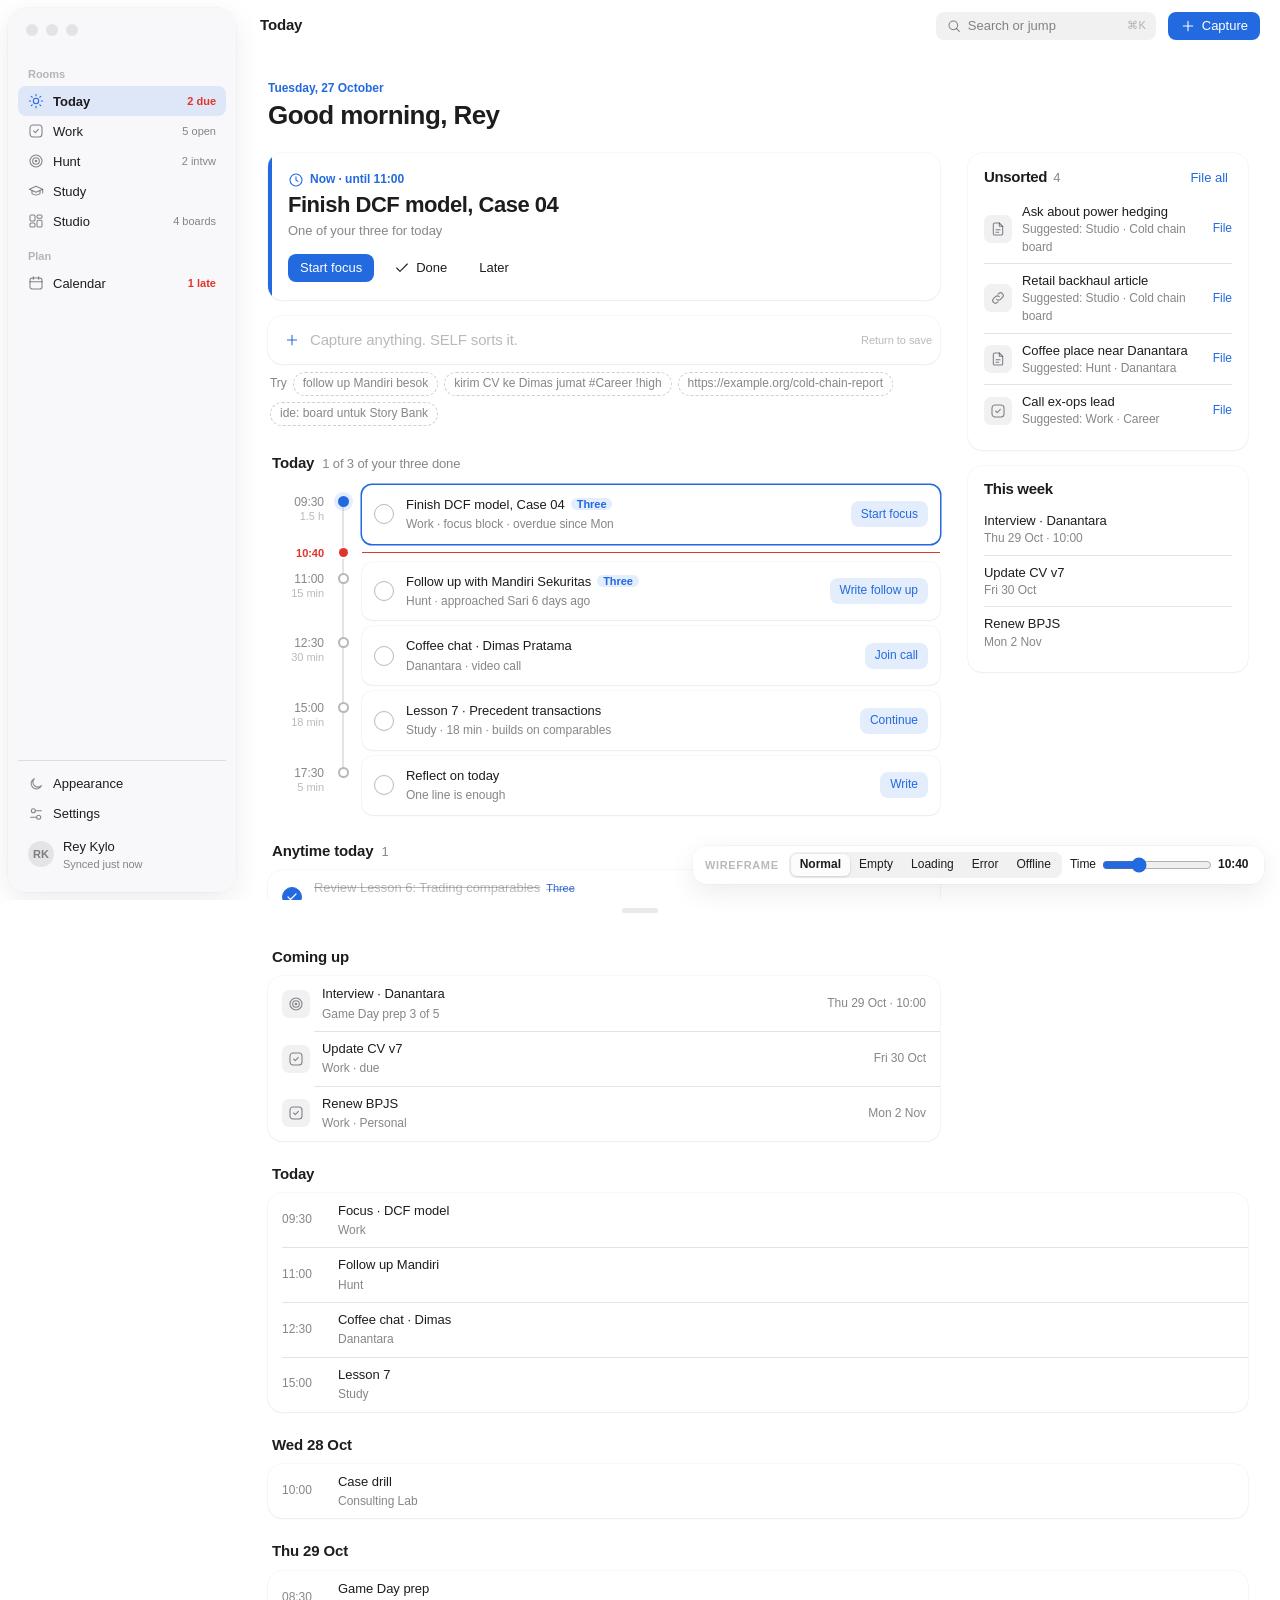
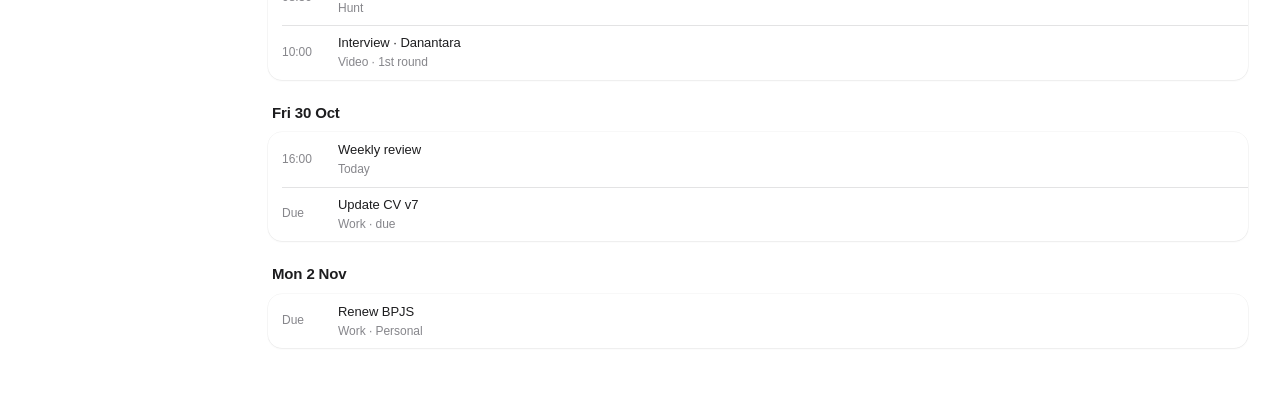
<file: design/concepts/rooms-wireframe-v5.html>
<!doctype html>
<html lang="id">
<head>
<meta charset="UTF-8">
<meta name="viewport" content="width=device-width, initial-scale=1, viewport-fit=cover">
<title>SELF Rooms v5</title>
<style>
/* Tokens: Apple system surfaces + SELF room tints (rooms.css). One tint visible at a time. */
:root{
  color-scheme:light dark;
  --bg:#f5f5f7;--window:#fff;--surface:#fff;--surface-2:#f2f2f7;--grouped:#f2f2f7;
  --label:#1d1d1f;--label-2:rgba(60,60,67,.62);--label-3:rgba(60,60,67,.36);
  --separator:rgba(60,60,67,.14);--separator-strong:rgba(60,60,67,.24);--fill:rgba(120,120,128,.1);--fill-2:rgba(120,120,128,.16);
  --material:rgba(246,246,248,.72);--material-strong:rgba(255,255,255,.8);
  --success:#28a745;--warning:#c76a00;--destructive:#e0352b;
  --room-today:#2369e0;--room-work:#0f8e9b;--room-hunt:#16855f;--room-study:#7552c8;--room-studio:#a8650c;--room-calendar:#c0306a;
  --on-tint:#fff;--tint:var(--room-today);--tint-soft:color-mix(in srgb,var(--tint) 12%,transparent);
  --font:-apple-system,BlinkMacSystemFont,"SF Pro Text","Inter","Segoe UI",Roboto,sans-serif;
  --font-display:-apple-system,BlinkMacSystemFont,"SF Pro Display","Inter","Segoe UI",Roboto,sans-serif;
  --t-large:26px;--t-title1:22px;--t-title2:17px;--t-title3:15px;--t-body:13px;--t-callout:12px;--t-sub:11px;
  --control:28px;--r-sm:6px;--r-md:10px;--r-lg:14px;--r-xl:18px;
  --shadow-1:0 1px 2px rgba(0,0,0,.05),0 0 0 .5px rgba(0,0,0,.06);
  --shadow-2:0 8px 28px rgba(0,0,0,.08),0 0 0 .5px rgba(0,0,0,.06);
  --ease-out:cubic-bezier(.22,1,.36,1);--fast:150ms;--dur:250ms;
}
@media (prefers-color-scheme:dark){:root:not([data-theme="light"]){
  --bg:#000;--window:#000;--surface:#1c1c1e;--surface-2:#2c2c2e;--grouped:#000;
  --label:#f5f5f7;--label-2:rgba(235,235,245,.62);--label-3:rgba(235,235,245,.34);
  --separator:rgba(84,84,88,.42);--separator-strong:rgba(84,84,88,.7);--fill:rgba(120,120,128,.2);--fill-2:rgba(120,120,128,.3);
  --material:rgba(28,28,30,.7);--material-strong:rgba(30,30,32,.82);
  --success:#30d158;--warning:#ff9f0a;--destructive:#ff453a;
  --room-today:#428cff;--room-work:#3fc5d2;--room-hunt:#3dce9e;--room-study:#ad92fa;--room-studio:#f0b862;--room-calendar:#f06f9b;
  --shadow-1:0 0 0 .5px rgba(255,255,255,.08);--shadow-2:0 0 0 .5px rgba(255,255,255,.1);--on-tint:#0b0b0c;}}
:root[data-theme="dark"]{
  --bg:#000;--window:#000;--surface:#1c1c1e;--surface-2:#2c2c2e;--grouped:#000;
  --label:#f5f5f7;--label-2:rgba(235,235,245,.62);--label-3:rgba(235,235,245,.34);
  --separator:rgba(84,84,88,.42);--separator-strong:rgba(84,84,88,.7);--fill:rgba(120,120,128,.2);--fill-2:rgba(120,120,128,.3);
  --material:rgba(28,28,30,.7);--material-strong:rgba(30,30,32,.82);
  --success:#30d158;--warning:#ff9f0a;--destructive:#ff453a;
  --room-today:#428cff;--room-work:#3fc5d2;--room-hunt:#3dce9e;--room-study:#ad92fa;--room-studio:#f0b862;--room-calendar:#f06f9b;
  --shadow-1:0 0 0 .5px rgba(255,255,255,.08);--shadow-2:0 0 0 .5px rgba(255,255,255,.1);--on-tint:#0b0b0c;}
[data-room="today"]{--tint:var(--room-today)}[data-room="work"]{--tint:var(--room-work)}
[data-room="hunt"]{--tint:var(--room-hunt)}[data-room="study"]{--tint:var(--room-study)}
[data-room="studio"]{--tint:var(--room-studio)}[data-room="calendar"]{--tint:var(--room-calendar)}

*{box-sizing:border-box;margin:0;padding:0}
html{-webkit-text-size-adjust:100%}
body{font:var(--t-body)/1.47 var(--font);background:var(--window);color:var(--label);-webkit-font-smoothing:antialiased;letter-spacing:-.003em}
button,input{font:inherit;color:inherit;background:none;border:0}
button{cursor:default}
:focus-visible{outline:3px solid color-mix(in srgb,var(--tint) 55%,transparent);outline-offset:1px;border-radius:var(--r-sm)}
svg.i{width:16px;height:16px;fill:none;stroke:currentColor;stroke-width:1.6;stroke-linecap:round;stroke-linejoin:round;flex:none}
h1,h2,h3{font-family:var(--font-display);font-weight:600;letter-spacing:-.022em;line-height:1.2}
[hidden]{display:none!important}

/* ===== Shell ===== */
.shell{display:grid;grid-template-columns:236px 1fr;min-height:100vh;background:var(--window)}
.sidebar{position:sticky;top:8px;margin:8px 0 8px 8px;height:calc(100vh - 16px);border-radius:var(--r-xl);
  background:var(--material);-webkit-backdrop-filter:saturate(180%) blur(24px);backdrop-filter:saturate(180%) blur(24px);
  box-shadow:var(--shadow-2);display:flex;flex-direction:column;padding:12px 10px;z-index:10}
@supports not (backdrop-filter:blur(1px)){.sidebar{background:var(--surface-2)}}
.traffic{display:flex;gap:8px;padding:4px 8px 18px}
.traffic i{width:12px;height:12px;border-radius:50%;background:var(--fill-2)}
.group-label{font-size:var(--t-sub);font-weight:600;color:var(--label-3);padding:12px 10px 4px}
.door{display:flex;align-items:center;gap:9px;width:100%;height:30px;padding:0 10px;border-radius:8px;color:var(--label);text-align:left;
  transition:background var(--fast) var(--ease-out)}
.door svg.i{color:var(--label-2)}
.door:hover{background:var(--fill)}
.door[aria-current="page"]{background:var(--tint-soft)}
.door[aria-current="page"] svg.i{color:var(--tint)}
.door[aria-current="page"] .door-name{font-weight:600}
.door .count{margin-left:auto;font-size:var(--t-sub);color:var(--label-2);font-variant-numeric:tabular-nums}
.door .count.alert{color:var(--destructive);font-weight:600}
.side-foot{margin-top:auto;padding-top:8px;border-top:.5px solid var(--separator)}
.me{display:flex;align-items:center;gap:9px;padding:8px 10px}
.avatar{width:26px;height:26px;border-radius:50%;background:linear-gradient(var(--fill-2),var(--fill-2));display:grid;place-items:center;font-size:11px;font-weight:600;color:var(--label-2)}
.me small{display:block;color:var(--label-2);font-size:var(--t-sub)}

.main{min-width:0;display:flex;flex-direction:column}
/* Toolbar: leading title, centre segmented control, trailing glyph capsule + search + primary */
.toolbar{position:sticky;top:0;z-index:5;display:flex;align-items:center;gap:12px;height:52px;padding:0 20px 0 24px;
  background:color-mix(in srgb,var(--window) 78%,transparent);-webkit-backdrop-filter:saturate(180%) blur(20px);backdrop-filter:saturate(180%) blur(20px);
  border-bottom:.5px solid transparent;transition:border-color var(--fast)}
.toolbar.scrolled{border-bottom-color:var(--separator)}
.tb-title{font-size:var(--t-title3);font-weight:600;letter-spacing:-.01em;white-space:nowrap}
.seg{position:relative;display:inline-flex;padding:2px;border-radius:8px;background:var(--fill)}
.seg button{position:relative;z-index:1;height:24px;padding:0 12px;border-radius:6px;font-size:var(--t-body);color:var(--label);white-space:nowrap}
.seg button[aria-checked="true"]{font-weight:600}
.seg .pill{position:absolute;top:2px;height:24px;border-radius:6px;background:var(--material-strong);box-shadow:0 1px 3px rgba(0,0,0,.12),0 0 0 .5px rgba(0,0,0,.04);transition:transform var(--dur) var(--ease-out),width var(--dur) var(--ease-out)}
:root[data-theme="dark"] .seg .pill{background:#636366}
@media (prefers-color-scheme:dark){:root:not([data-theme="light"]) .seg .pill{background:#636366}}
.flex{flex:1}
.capsule{display:flex;align-items:center;border-radius:999px;background:var(--fill);padding:2px}
.glyph{width:32px;height:var(--control);display:grid;place-items:center;border-radius:999px;color:var(--label-2);transition:background var(--fast),transform var(--fast)}
.glyph:hover{background:var(--fill);color:var(--label)}
.glyph:active,.btn:active,.door:active{transform:scale(.97)}
.searchbox{display:flex;align-items:center;gap:6px;height:var(--control);width:200px;padding:0 10px;border-radius:8px;background:var(--fill);color:var(--label-2)}
.searchbox input{flex:1;min-width:0;outline:none;font-size:var(--t-body);color:var(--label)}
.searchbox input::placeholder{color:var(--label-2)}
.searchbox kbd{font:var(--t-sub) var(--font);color:var(--label-3)}
.btn{display:inline-flex;align-items:center;gap:6px;height:var(--control);padding:0 12px;border-radius:8px;font-size:var(--t-body);font-weight:500;white-space:nowrap;transition:filter var(--fast),transform var(--fast)}
.btn.primary{background:var(--tint);color:var(--on-tint)}
.btn.primary:hover{filter:brightness(1.08)}
.btn.tinted{background:var(--tint-soft);color:var(--tint)}
.btn.plain{color:var(--tint);padding:0 4px}

.content{padding:20px 32px 72px;max-width:1160px;width:100%;margin:0 auto}
.page-head{display:flex;align-items:flex-end;gap:16px;margin:8px 0 22px}
.eyebrow{font-size:var(--t-callout);font-weight:600;color:var(--tint);margin-bottom:2px}
.large-title{font-size:var(--t-large)}
.subtitle{color:var(--label-2);font-size:var(--t-title3);margin-top:2px;letter-spacing:-.01em}
.view{display:none}.view.on{display:block;animation:enter var(--dur) var(--ease-out)}
@keyframes enter{from{opacity:0;transform:translateY(6px)}to{opacity:1;transform:none}}

/* Surfaces */
.panel{background:var(--surface);border-radius:var(--r-lg);box-shadow:var(--shadow-1)}
.section-h{display:flex;align-items:baseline;gap:8px;padding:0 4px 8px;font-size:var(--t-title3);font-weight:600;letter-spacing:-.01em}
.section-h .meta{font-weight:400;color:var(--label-2);font-size:var(--t-body)}
.section-h .btn{margin-left:auto}
.list{list-style:none}
.list li{display:flex;align-items:center;gap:12px;min-height:44px;padding:8px 14px;position:relative}
.list li+li::before{content:"";position:absolute;top:0;left:46px;right:0;border-top:.5px solid var(--separator)}
.list li.plain+li::before{left:14px}
.list .t{flex:1;min-width:0}
.list .t b{font-weight:500;display:block;white-space:nowrap;overflow:hidden;text-overflow:ellipsis}
.list .t small{color:var(--label-2);font-size:var(--t-callout)}
.list .trail{color:var(--label-2);font-size:var(--t-callout);white-space:nowrap;font-variant-numeric:tabular-nums}
.check{width:20px;height:20px;border-radius:50%;border:1.5px solid var(--label-3);flex:none;display:grid;place-items:center;transition:all var(--fast)}
.check:hover{border-color:var(--tint)}
.check.done{background:var(--tint);border-color:var(--tint);color:var(--on-tint)}
.check svg{width:12px;height:12px;stroke-width:2.4;opacity:0}.check.done svg{opacity:1}
li.is-done .t b{color:var(--label-3);text-decoration:line-through}
.icon-tile{width:28px;height:28px;border-radius:7px;display:grid;place-items:center;background:var(--fill);color:var(--label-2);flex:none}
.status{display:inline-flex;align-items:center;gap:5px;font-size:var(--t-callout);color:var(--label-2);white-space:nowrap}
.status::before{content:"";width:7px;height:7px;border-radius:50%;background:currentColor}
.status.late{color:var(--destructive)}.status.soon{color:var(--warning)}.status.ok{color:var(--success)}.status.idle{color:var(--label-3)}
.status.late,.status.soon,.status.ok{font-weight:500}
.status.idle{color:var(--label-2)}.status.idle::before{background:var(--label-3)}

/* Today */
.capture{display:flex;align-items:center;gap:10px;height:48px;padding:0 8px 0 16px;border-radius:var(--r-lg);background:var(--surface);box-shadow:var(--shadow-1);transition:box-shadow var(--fast)}
.capture:focus-within{box-shadow:0 0 0 3px color-mix(in srgb,var(--tint) 30%,transparent),var(--shadow-1)}
.capture svg{color:var(--tint)}
.capture input{flex:1;outline:none;font-size:var(--t-title3);letter-spacing:-.01em}
.capture input::placeholder{color:var(--label-3)}
.capture .hint{font-size:var(--t-sub);color:var(--label-3)}
.kinds{display:flex;gap:6px;margin:10px 2px 28px;flex-wrap:wrap}
.kind{height:24px;padding:0 10px;border-radius:999px;background:var(--fill);font-size:var(--t-callout);color:var(--label-2)}
.kind[aria-pressed="true"]{background:var(--tint-soft);color:var(--tint);font-weight:500}
.cols{display:grid;grid-template-columns:1.25fr 1fr;gap:24px;align-items:start}
.cols>*{min-width:0}
.stack{display:grid;gap:24px}
.glance{display:grid;grid-template-columns:repeat(3,1fr);gap:12px;margin-top:24px}
.glance .panel{padding:14px 16px}
.glance .k{font-size:var(--t-callout);color:var(--label-2);display:flex;align-items:center;gap:6px}
.glance .v{font-size:var(--t-title1);font-weight:600;letter-spacing:-.02em;margin-top:4px;font-variant-numeric:tabular-nums}
.glance .d{font-size:var(--t-callout);color:var(--label-2)}

/* Work: table + inspector */
.split{display:grid;grid-template-columns:1fr 340px;gap:0;border-radius:var(--r-lg);background:var(--surface);box-shadow:var(--shadow-1);overflow:hidden;min-height:520px}
.table-wrap{overflow:auto}
table{width:100%;border-collapse:collapse;font-size:var(--t-body)}
th{position:sticky;top:0;background:var(--surface);text-align:left;font-weight:500;color:var(--label-2);font-size:var(--t-callout);height:30px;padding:0 12px;border-bottom:.5px solid var(--separator);white-space:nowrap;user-select:none}
th[aria-sort]{color:var(--label)}
th .arr{display:inline-block;margin-left:3px;font-size:9px;color:var(--label-2)}
td{height:34px;padding:0 12px;white-space:nowrap}
tbody tr:nth-child(even){background:color-mix(in srgb,var(--fill) 45%,transparent)}
tbody tr:hover{background:var(--fill)}
tbody tr[aria-selected="true"]{background:color-mix(in srgb,var(--tint) 18%,var(--surface))!important;box-shadow:inset 3px 0 0 var(--tint)}
td.title{font-weight:500}
.muted{color:var(--label-2)}
.space-dot{display:inline-flex;align-items:center;gap:6px}
.space-dot::before{content:"";width:8px;height:8px;border-radius:2px;background:var(--label-3)}
.inspector{border-left:.5px solid var(--separator);padding:18px 18px 24px;background:color-mix(in srgb,var(--surface-2) 40%,var(--surface))}
.crumb{font-size:var(--t-callout);color:var(--label-2)}
.insp-title{font-size:var(--t-title1);margin:4px 0 16px;outline:none;border-radius:4px}
.props{display:grid;grid-template-columns:84px 1fr;row-gap:2px;font-size:var(--t-body);margin-bottom:18px}
.props dt{color:var(--label-2);height:28px;display:flex;align-items:center}
.props dd{height:28px;display:flex;align-items:center;border-radius:6px;padding:0 6px;margin-left:-6px}
.props dd:hover{background:var(--fill)}
.mini-tabs{display:flex;gap:2px;padding:2px;border-radius:8px;background:var(--fill);margin-bottom:12px;overflow-x:auto}
.mini-tabs button{flex:1;height:22px;border-radius:6px;font-size:var(--t-callout);color:var(--label-2);white-space:nowrap;padding:0 4px}
.mini-tabs button[aria-selected="true"]{background:var(--material-strong);color:var(--label);font-weight:500;box-shadow:0 1px 2px rgba(0,0,0,.1)}
.prose{font-size:var(--t-body);color:var(--label);line-height:1.55}
.prose p+p{margin-top:8px}
.sub-checks{list-style:none;margin-top:12px}
.sub-checks li{display:flex;gap:8px;align-items:center;height:28px}
.sub-checks .check{width:16px;height:16px}

/* Hunt */
.metrics{display:grid;grid-template-columns:repeat(4,1fr);gap:12px;margin-bottom:20px}
.metrics .panel{padding:12px 16px}
.board{display:grid;grid-template-columns:repeat(5,minmax(196px,1fr));gap:12px;overflow-x:auto;padding-bottom:8px}
.lane{background:color-mix(in srgb,var(--fill) 55%,transparent);border-radius:var(--r-lg);padding:8px;min-height:380px}
.lane-h{display:flex;align-items:center;gap:6px;padding:4px 6px 10px;font-weight:600}
.lane-h .n{color:var(--label-2);font-weight:400}
.lane-h .glyph{margin-left:auto;width:24px;height:22px}
.job{background:var(--surface);border-radius:var(--r-md);padding:10px 12px;margin-bottom:8px;box-shadow:var(--shadow-1);transition:transform var(--fast) var(--ease-out),box-shadow var(--fast)}
.job:hover{transform:translateY(-1px);box-shadow:var(--shadow-2)}
.job .co{display:flex;align-items:center;gap:8px;font-weight:600}
.logo{width:22px;height:22px;border-radius:6px;background:var(--fill-2);display:grid;place-items:center;font-size:10px;font-weight:700;color:var(--label-2);flex:none}
.job .role{color:var(--label-2);margin:4px 0 8px 30px;font-size:var(--t-callout)}
.job .foot .status{white-space:normal}
.job .foot{margin-left:30px;display:flex;gap:10px;align-items:center}
.empty{display:grid;place-items:center;text-align:center;color:var(--label-2);padding:40px 12px;font-size:var(--t-callout)}
.empty svg{width:22px;height:22px;color:var(--label-3);margin-bottom:6px}

/* Study */
.hero{display:grid;grid-template-columns:200px 1fr;gap:20px;padding:16px;align-items:center}
.cover{aspect-ratio:16/10;border-radius:var(--r-md);background:color-mix(in srgb,var(--tint) 14%,var(--surface));display:grid;place-items:center;overflow:hidden}
.hero h2{font-size:var(--t-title2)}
.hero p{color:var(--label-2);margin:2px 0 12px}
.bar{height:4px;border-radius:2px;background:var(--fill-2);overflow:hidden;margin:4px 0 12px;max-width:340px}
.bar i{display:block;height:100%;background:var(--tint);border-radius:2px}
.labs{display:grid;grid-template-columns:repeat(3,1fr);gap:12px;margin-top:24px}
.lab{padding:16px}
.lab h3{font-size:var(--t-title3);margin:10px 0 2px}
.lab p{color:var(--label-2);font-size:var(--t-callout)}
.footnote{margin-top:20px;font-size:var(--t-callout);color:var(--label-2);display:flex;gap:6px;align-items:center}

/* Studio */
.boards{display:grid;grid-template-columns:repeat(auto-fill,minmax(220px,1fr));gap:20px}
.bcard{border-radius:var(--r-lg);transition:transform var(--fast) var(--ease-out)}
.bcard:hover{transform:translateY(-2px)}
.thumb{aspect-ratio:4/3;border-radius:var(--r-lg);background:var(--surface);box-shadow:var(--shadow-1);overflow:hidden}
.thumb svg{width:100%;height:100%;display:block}
.bcard b{display:block;font-weight:500;margin:8px 2px 0}
.bcard small{color:var(--label-2);font-size:var(--t-callout);margin-left:2px}
.new-board{aspect-ratio:4/3;border-radius:var(--r-lg);border:1px dashed var(--separator-strong);display:grid;place-items:center;color:var(--label-2);width:100%}
.new-board:hover{background:var(--fill);color:var(--tint)}

/* Calendar */
.cal{background:var(--surface);border-radius:var(--r-lg);box-shadow:var(--shadow-1);overflow:hidden}
.cal-grid{display:grid;grid-template-columns:repeat(7,1fr)}
.dow{font-size:var(--t-sub);font-weight:600;color:var(--label-2);text-align:right;padding:8px 10px}
.day{min-height:104px;border-top:.5px solid var(--separator);border-left:.5px solid var(--separator);padding:6px 6px 6px}
.day:nth-child(7n+1){border-left:0}
.day .num{display:flex;justify-content:flex-end;font-size:var(--t-body);font-variant-numeric:tabular-nums;color:var(--label)}
.day.out .num{color:var(--label-3)}
.day.weekend{background:color-mix(in srgb,var(--fill) 30%,transparent)}
.day.today .num span{background:var(--tint);color:var(--on-tint);border-radius:999px;min-width:22px;height:22px;display:grid;place-items:center;font-weight:600;padding:0 6px}
.ev{display:flex;gap:5px;align-items:center;font-size:var(--t-sub);margin-top:3px;padding:1px 5px;border-radius:4px;white-space:nowrap;overflow:hidden;text-overflow:ellipsis}
.ev::before{content:"";width:6px;height:6px;border-radius:50%;background:var(--tint);flex:none}
.ev.late::before{background:var(--destructive)}.ev.late{color:var(--destructive)}
.ev.block{background:var(--tint-soft);color:var(--tint);font-weight:500}

/* Sheet (phone detail) */
.scrim{position:fixed;inset:0;background:rgba(0,0,0,.28);opacity:0;pointer-events:none;transition:opacity var(--dur);z-index:40}
.sheet{position:fixed;left:0;right:0;bottom:0;max-height:88vh;overflow:auto;background:var(--surface);border-radius:14px 14px 0 0;padding:8px 20px calc(24px + env(safe-area-inset-bottom));
  transform:translateY(100%);transition:transform var(--dur) var(--ease-out);z-index:41}
.grabber{width:36px;height:5px;border-radius:3px;background:var(--fill-2);margin:0 auto 12px}
body.sheet-open .scrim{opacity:1;pointer-events:auto}
body.sheet-open .sheet{transform:none}

.tabbar{display:none}
.m-only{display:none}

/* ===== ~1100: inspector narrower, glance stacks ===== */
@media (max-width:1180px){.split{grid-template-columns:1fr 316px}.inspector{padding:16px 14px 22px}.mini-tabs button{font-size:11px;padding:0 2px}.searchbox{width:150px}.metrics{grid-template-columns:repeat(2,1fr)}}
@media (max-width:980px){.shell{grid-template-columns:72px 1fr}.door-name,.door .count,.group-label,.me div,.traffic{display:none}
  .door{justify-content:center;height:36px;padding:0}.sidebar{padding:12px 8px}.me{justify-content:center;padding:8px 0}
  .cols{grid-template-columns:1fr}.split{grid-template-columns:1fr}.inspector{display:none}.searchbox{display:none}}

/* ===== Phone: iOS idiom ===== */
@media (max-width:734px){
  :root{--t-large:34px;--t-title1:28px;--t-title2:22px;--t-title3:17px;--t-body:17px;--t-callout:15px;--t-sub:13px;--control:44px}
  .shell{grid-template-columns:1fr}.sidebar{display:none}
  .toolbar{height:44px;padding:0 16px;padding-top:env(safe-area-inset-top);box-sizing:content-box}
  .toolbar .tb-title{font-size:17px;opacity:0;transition:opacity var(--fast);position:absolute;left:0;right:0;text-align:center;pointer-events:none}
  .toolbar.scrolled .tb-title{opacity:1}
  .toolbar .seg,.toolbar .capsule,.toolbar .btn.primary span{display:none}
  .toolbar .btn.primary{width:36px;height:36px;padding:0;justify-content:center;border-radius:50%}
  #calBtn{margin-left:auto;width:36px;height:36px;color:var(--tint)}#calBtn[aria-current]{background:var(--tint-soft)}
  .content{padding:0 16px 120px}
  .page-head{margin:4px 0 14px}
  .m-only{display:flex}.m-seg{width:100%;margin-bottom:16px}.m-seg button{flex:1;height:30px;font-size:13px;padding:0 4px}.m-seg .pill{height:30px}
  .capture{height:52px}.capture .hint{display:none}
  .glance,.labs,.metrics{grid-template-columns:1fr 1fr}.glance .panel:last-child{grid-column:span 2}
  .labs{grid-template-columns:1fr}
  .hero{grid-template-columns:1fr}
  .board{grid-template-columns:repeat(5,82%);scroll-snap-type:x mandatory}.lane{scroll-snap-align:start}
  .list li{min-height:52px}.list li+li::before{left:50px}
  /* table → inset grouped list */
  .split{background:none;box-shadow:none;min-height:0;overflow:visible}
  table,thead,tbody,tr,td{display:block}thead{display:none}
  tbody{background:var(--surface);border-radius:var(--r-lg);overflow:hidden}
  tbody tr{display:grid;grid-template-columns:1fr auto;gap:2px 8px;padding:11px 16px;position:relative;background:none!important;color:inherit!important}
  tbody tr+tr::before{content:"";position:absolute;top:0;left:16px;right:0;border-top:.5px solid var(--separator)}
  td{height:auto;padding:0}td.title{grid-column:1;font-size:17px}
  td.c-space{grid-column:1;grid-row:2;font-size:15px;color:var(--label-2)}
  td.c-status{grid-column:2;grid-row:1;justify-self:end}td.c-due{grid-column:2;grid-row:2;justify-self:end;font-size:15px}
  td.c-prio{display:none}
  tbody tr[aria-selected="true"]{box-shadow:none}
  .day{min-height:52px;padding:4px}.ev{font-size:0;height:6px;padding:0;margin:3px auto 0;width:6px}.ev::before{width:6px;height:6px}.ev.block{background:none}
  .day .num{justify-content:center}.dow{text-align:center;padding:6px 0}
  .tabbar{display:flex;position:fixed;left:12px;right:12px;bottom:calc(12px + env(safe-area-inset-bottom));height:62px;border-radius:31px;z-index:30;
    background:var(--material);-webkit-backdrop-filter:saturate(180%) blur(24px);backdrop-filter:saturate(180%) blur(24px);box-shadow:0 8px 30px rgba(0,0,0,.14),0 0 0 .5px var(--separator);padding:4px}
  .tabbar button{flex:1;display:flex;flex-direction:column;align-items:center;justify-content:center;gap:2px;font-size:10px;font-weight:500;color:var(--label-2);border-radius:27px;min-height:44px}
  .tabbar svg.i{width:24px;height:24px;stroke-width:1.7}
  .tabbar button[aria-current="page"]{color:var(--tint);background:var(--fill)}
  body{background:var(--grouped)}.shell{background:var(--grouped)}
  .toolbar{background:color-mix(in srgb,var(--grouped) 78%,transparent)}
}
@media (prefers-reduced-motion:reduce){*{transition-duration:0s!important;animation:none!important}.view.on{animation:none}}

/* ===================== Rooms v5 additions ===================== */
/* Room tint glides between rooms (DESIGN_CONTRACT: tint transition, 90–420ms) */
@property --tint{syntax:'<color>';inherits:true;initial-value:#2369e0}
:root{transition:--tint 420ms var(--ease-out)}
@media (prefers-reduced-motion:reduce){:root{transition:none}}

/* Sidebar sliding indicator */
.doors{position:relative}
.door{position:relative;z-index:1;background:none!important}
.door:hover{background:var(--fill)!important}
.door[aria-current="page"]:hover{background:none!important}
.door-ind{position:absolute;left:0;right:0;height:30px;border-radius:8px;background:var(--tint-soft);transition:transform 320ms var(--ease-out),opacity var(--fast);z-index:0;pointer-events:none}
.me small.offline{color:var(--warning)}

/* Toolbar search trigger (⌘K) */
.cmdk-btn{display:flex;align-items:center;gap:6px;height:var(--control);width:220px;padding:0 10px;border-radius:8px;background:var(--fill);color:var(--label-2);font-size:var(--t-body);text-align:left}
.cmdk-btn:hover{background:var(--fill-2)}
.cmdk-btn kbd{margin-left:auto;font:var(--t-sub) var(--font);color:var(--label-3)}
.net{display:none;align-items:center;gap:6px;font-size:var(--t-callout);color:var(--warning);font-weight:500;padding:0 8px;height:24px;border-radius:999px;background:color-mix(in srgb,var(--warning) 12%,transparent);white-space:nowrap}
.net::before{content:"";width:6px;height:6px;border-radius:50%;background:currentColor}
body[data-state="offline"] .net{display:inline-flex}
.offline-bar{display:none;align-items:center;gap:8px;margin:0 0 16px;padding:10px 14px;border-radius:var(--r-md);background:color-mix(in srgb,var(--warning) 10%,var(--surface));color:var(--label);font-size:var(--t-body)}
.offline-bar svg{color:var(--warning)}
body[data-state="offline"] .offline-bar{display:flex}

/* ===== States: normal / empty / loading / error ===== */
.st-empty,.st-loading,.st-error{display:none}
body[data-state="empty"] .st-normal,body[data-state="loading"] .st-normal,body[data-state="error"] .st-normal{display:none}
body[data-state="empty"] .st-empty,body[data-state="loading"] .st-loading,body[data-state="error"] .st-error{display:block}
.empty-state{max-width:420px;margin:72px auto;text-align:center}
.empty-state .ill{width:56px;height:56px;border-radius:16px;margin:0 auto 14px;display:grid;place-items:center;background:var(--tint-soft);color:var(--tint)}
.empty-state .ill svg{width:26px;height:26px}
.empty-state h2{font-size:var(--t-title2);margin-bottom:4px}
.empty-state p{color:var(--label-2);margin-bottom:16px}
.error-state{max-width:520px;margin:48px auto;padding:18px 20px;border-radius:var(--r-lg);background:var(--surface);box-shadow:var(--shadow-1);display:grid;grid-template-columns:32px 1fr;gap:4px 14px}
.error-state .ico{width:32px;height:32px;border-radius:9px;display:grid;place-items:center;background:color-mix(in srgb,var(--destructive) 12%,transparent);color:var(--destructive)}
.error-state h2{font-size:var(--t-title3)}
.error-state p{grid-column:2;color:var(--label-2)}
.error-state .acts{grid-column:2;display:flex;gap:8px;margin-top:10px}
.skel{display:grid;gap:10px}
.skel i{display:block;height:44px;border-radius:var(--r-md);background:linear-gradient(90deg,var(--fill) 0%,var(--fill-2) 40%,var(--fill) 80%);background-size:300% 100%;animation:shimmer 1.4s linear infinite}
.skel i.s{height:18px;width:40%}.skel i.m{height:120px}
@keyframes shimmer{from{background-position:100% 0}to{background-position:-200% 0}}
@media (prefers-reduced-motion:reduce){.skel i{animation:none}}

/* ===== Today: next up + smart capture + timeline ===== */
.today-grid{display:grid;grid-template-columns:minmax(0,1fr) 280px;gap:28px;align-items:start}
.today-main{max-width:680px;min-width:0}
.today-grid>*{min-width:0}
.nextup{position:relative;padding:18px 20px;border-radius:var(--r-lg);background:var(--surface);box-shadow:var(--shadow-1);overflow:hidden;margin-bottom:16px}
.nextup::before{content:"";position:absolute;inset:0 auto 0 0;width:4px;background:var(--tint)}
.nextup .when{font-size:var(--t-callout);font-weight:600;color:var(--tint);display:flex;align-items:center;gap:6px}
.nextup h2{font-size:var(--t-title1);margin:4px 0 2px}
.nextup .why{color:var(--label-2)}
.nextup .acts{display:flex;gap:8px;margin-top:14px;flex-wrap:wrap}
.nextup.swap{animation:enter var(--dur) var(--ease-out)}
.cap-wrap{margin-bottom:26px}
.capture .kbdhint{font-size:var(--t-sub);color:var(--label-3);white-space:nowrap}
.preview{display:flex;gap:6px;flex-wrap:wrap;align-items:center;min-height:28px;margin:8px 2px 0}
.pchip{display:inline-flex;align-items:center;gap:5px;height:24px;padding:0 9px;border-radius:999px;background:var(--fill);font-size:var(--t-callout);color:var(--label);white-space:nowrap}
.pchip svg.i{width:13px;height:13px;color:var(--label-2)}
.pchip.kind{background:var(--tint-soft);color:var(--tint);font-weight:600}.pchip.kind svg.i{color:var(--tint)}
.pchip.warn{background:color-mix(in srgb,var(--warning) 12%,transparent);color:var(--warning)}
.pchip.warn svg.i{color:var(--warning)}
.preview .save-hint{margin-left:auto;font-size:var(--t-sub);color:var(--label-3)}
.examples{font-size:var(--t-callout);color:var(--label-2);display:flex;gap:6px;flex-wrap:wrap;align-items:center}
.examples button{height:24px;padding:0 9px;border-radius:999px;border:.5px dashed var(--separator-strong);color:var(--label-2);font-size:var(--t-callout)}
.examples button:hover{color:var(--tint);border-color:var(--tint)}
.tl-h{display:flex;align-items:baseline;gap:8px;margin:22px 4px 8px;font-size:var(--t-title3);font-weight:600;letter-spacing:-.01em}
.tl-h .meta{font-weight:400;color:var(--label-2);font-size:var(--t-body)}
.tl{position:relative;list-style:none}
.tl-row{display:grid;grid-template-columns:56px 18px 1fr;gap:0 10px;align-items:stretch;position:relative}
.tl-time{font-size:var(--t-callout);color:var(--label-2);text-align:right;padding-top:13px;font-variant-numeric:tabular-nums;line-height:1.25}
.tl-time small{display:block;color:var(--label-3);font-size:var(--t-sub)}
.tl-rail{position:relative;display:flex;justify-content:center}
.tl-rail::before{content:"";position:absolute;top:0;bottom:0;width:1.5px;background:var(--separator)}
.tl-row:first-child .tl-rail::before{top:18px}.tl-row:last-child .tl-rail::before{bottom:calc(100% - 18px)}
.tl-dot{position:relative;margin-top:14px;width:11px;height:11px;border-radius:50%;background:var(--window);border:2px solid var(--label-3)}
.tl-row.past .tl-dot{background:var(--label-3)}
.tl-row.now .tl-dot{border-color:var(--tint);background:var(--tint);box-shadow:0 0 0 4px var(--tint-soft)}
.tl-row.done .tl-dot{border-color:var(--success);background:var(--success)}
.tl-card{display:flex;align-items:center;gap:12px;padding:10px 12px;margin:3px 0;border-radius:var(--r-md);background:var(--surface);box-shadow:var(--shadow-1);min-width:0;transition:background var(--fast)}
.tl-row.past .tl-card{background:transparent;box-shadow:none}
.tl-row.past .tl-card b{color:var(--label-2)}
.tl-row.now .tl-card{box-shadow:0 0 0 1.5px var(--tint),var(--shadow-1)}
.tl-row.done .tl-card b{color:var(--label-3);text-decoration:line-through}
.tl-card .t{flex:1;min-width:0}
.tl-card .t b{display:block;font-weight:500;white-space:nowrap;overflow:hidden;text-overflow:ellipsis}
.tl-card .t small{color:var(--label-2);font-size:var(--t-callout)}
.tl-card .star{font-size:var(--t-sub);font-weight:600;color:var(--tint);background:var(--tint-soft);padding:0 6px;border-radius:999px;margin-left:6px;vertical-align:1px}
.tl-card .btn{height:26px;padding:0 10px;font-size:var(--t-callout)}
.nowline{display:grid;grid-template-columns:56px 18px 1fr;gap:0 10px;align-items:center;height:16px;margin:-2px 0}
.nowline span{font-size:var(--t-sub);font-weight:700;color:var(--destructive);text-align:right;font-variant-numeric:tabular-nums}
.nowline i{width:9px;height:9px;border-radius:50%;background:var(--destructive);justify-self:center}
.nowline hr{border:0;border-top:1.5px solid var(--destructive);margin:0}
.tl-row.fresh .tl-card{animation:fresh 1.6s var(--ease-out)}
@keyframes fresh{0%{box-shadow:0 0 0 3px var(--tint)}100%{box-shadow:var(--shadow-1)}}
.rail{display:grid;gap:16px;position:sticky;top:72px}
.rail .panel{padding:14px 16px}
.rail h3{font-size:var(--t-title3);display:flex;align-items:baseline;gap:6px;margin-bottom:6px}
.rail h3 .meta{font-weight:400;color:var(--label-2);font-size:var(--t-body)}
.rail h3 .btn{margin-left:auto;height:22px;padding:0 4px}
.rail-item{display:flex;gap:10px;align-items:center;padding:7px 0;border-top:.5px solid var(--separator);font-size:var(--t-body)}
.rail-item:first-of-type{border-top:0}
.rail-item small{display:block;color:var(--label-2);font-size:var(--t-callout)}
.rail-item .file{margin-left:auto;font-size:var(--t-callout);color:var(--tint);font-weight:500;white-space:nowrap}
.today-seg{display:none}

/* ===== Command palette ===== */
.cmdk-scrim{position:fixed;inset:0;background:rgba(0,0,0,.18);z-index:70;display:none}
.cmdk{position:fixed;left:50%;top:14vh;transform:translateX(-50%);width:min(620px,calc(100% - 24px));z-index:71;border-radius:16px;overflow:hidden;display:none;
  background:var(--material-strong);-webkit-backdrop-filter:saturate(180%) blur(30px);backdrop-filter:saturate(180%) blur(30px);box-shadow:0 24px 60px rgba(0,0,0,.25),0 0 0 .5px var(--separator-strong)}
body.cmdk-open .cmdk,body.cmdk-open .cmdk-scrim{display:block}
body.cmdk-open .cmdk{animation:pop var(--dur) var(--spring)}
@keyframes pop{from{opacity:0;transform:translateX(-50%) scale(.97)}to{opacity:1;transform:translateX(-50%)}}
.cmdk .q{display:flex;align-items:center;gap:10px;height:52px;padding:0 16px;border-bottom:.5px solid var(--separator)}
.cmdk .q svg.i{width:18px;height:18px;color:var(--label-2)}
.cmdk .q input{flex:1;outline:none;font-size:17px;letter-spacing:-.01em}
.cmdk-list{max-height:min(420px,60vh);overflow:auto;padding:6px}
.cmdk-sec{font-size:var(--t-sub);font-weight:600;color:var(--label-3);padding:8px 10px 4px}
.cmdk-item{display:flex;align-items:center;gap:10px;width:100%;height:38px;padding:0 10px;border-radius:9px;text-align:left}
.cmdk-item .ico{width:26px;height:26px;border-radius:7px;display:grid;place-items:center;background:var(--fill);color:var(--label-2);flex:none}
.cmdk-item .sub{color:var(--label-2);font-size:var(--t-callout);margin-left:6px;white-space:nowrap;overflow:hidden;text-overflow:ellipsis}
.cmdk-item kbd,.cmdk-item .hint{margin-left:auto;font:var(--t-sub) var(--font);color:var(--label-3);white-space:nowrap}
.cmdk-item[aria-selected="true"]{background:var(--tint);color:var(--on-tint)}
.cmdk-item[aria-selected="true"] .ico{background:rgba(255,255,255,.2);color:inherit}
.cmdk-item[aria-selected="true"] .sub,.cmdk-item[aria-selected="true"] kbd,.cmdk-item[aria-selected="true"] .hint{color:inherit;opacity:.8}
.cmdk-foot{display:flex;gap:14px;padding:8px 16px;border-top:.5px solid var(--separator);font-size:var(--t-sub);color:var(--label-3)}
.cmdk-empty{padding:28px;text-align:center;color:var(--label-2)}

/* ===== Menus (popovers) ===== */
.menu{position:fixed;z-index:60;min-width:200px;padding:5px;border-radius:12px;background:color-mix(in srgb,var(--surface) 92%,transparent);-webkit-backdrop-filter:saturate(180%) blur(24px);backdrop-filter:saturate(180%) blur(24px);box-shadow:0 12px 32px rgba(0,0,0,.16),0 0 0 .5px var(--separator-strong);animation:menuIn 180ms var(--ease-out)}
@keyframes menuIn{from{opacity:0;transform:scale(.96) translateY(-4px)}}
.menu button{display:flex;align-items:center;gap:8px;width:100%;height:28px;padding:0 10px;border-radius:7px;font-size:var(--t-body);text-align:left}
.menu button:hover,.menu button:focus-visible{background:var(--tint);color:var(--on-tint);outline:none}
.menu button:hover .status,.menu button:focus-visible .status{color:inherit}
.menu .ck{width:14px;color:var(--tint);font-weight:700}
.menu button:hover .ck{color:inherit}
.menu hr{border:0;border-top:.5px solid var(--separator);margin:4px 6px}
.menu input[type=date]{width:100%;height:28px;border-radius:7px;background:var(--fill);padding:0 8px;color:var(--label);font:inherit;color-scheme:light dark}
.menu small{display:block;padding:4px 10px 2px;font-size:var(--t-sub);color:var(--label-3);font-weight:600}
.props dd{cursor:default}
.props dd.editable:hover{background:var(--fill)}
.props dd.editable::after{content:"⌄";margin-left:auto;color:var(--label-3);font-size:11px;padding-right:4px}
.props dd.flash{animation:propflash 900ms var(--ease-out)}
@keyframes propflash{0%{background:var(--tint-soft)}100%{background:transparent}}
.insp-title:focus{background:var(--fill)}
.sub-checks li{cursor:default}
.sub-checks .check{cursor:default}
tbody tr.fresh td{animation:propflash 1.2s var(--ease-out)}

/* ===== Hunt: company split view ===== */
.hunt-sum{color:var(--label-2);font-size:var(--t-title3);letter-spacing:-.01em;margin:-12px 0 18px}
.hunt-sum b{color:var(--label);font-weight:600}
.co-split{display:grid;grid-template-columns:280px 1fr;border-radius:var(--r-lg);background:var(--surface);box-shadow:var(--shadow-1);overflow:hidden;min-height:600px}
.co-list{border-right:.5px solid var(--separator);background:color-mix(in srgb,var(--surface-2) 40%,var(--surface));padding:10px 8px}
.co-search{display:flex;align-items:center;gap:6px;height:28px;padding:0 9px;border-radius:8px;background:var(--fill);color:var(--label-2);margin:0 2px 8px}
.co-search input{flex:1;min-width:0;outline:none;font-size:var(--t-body)}
.co-row{display:grid;grid-template-columns:30px 1fr;gap:2px 10px;width:100%;padding:8px;border-radius:10px;text-align:left;align-items:center}
.co-row:hover{background:var(--fill)}
.co-row[aria-selected="true"]{background:var(--tint-soft)}
.co-row .logo{grid-row:span 2;width:30px;height:30px;border-radius:8px}
.co-row b{font-weight:600;white-space:nowrap;overflow:hidden;text-overflow:ellipsis}
.co-row small{font-size:var(--t-callout);color:var(--label-2);white-space:nowrap;overflow:hidden;text-overflow:ellipsis}
.co-row small.due{color:var(--warning);font-weight:500}
.co-sec{font-size:var(--t-sub);font-weight:600;color:var(--label-3);padding:10px 8px 4px}
.co-detail{padding:22px 26px 32px;min-width:0}
.co-head{display:flex;gap:14px;align-items:center}
.co-head .logo{width:44px;height:44px;border-radius:12px;font-size:15px}
.co-head h2{font-size:var(--t-title1)}
.co-head p{color:var(--label-2)}
.co-head .btn{margin-left:auto}
.next-step{display:flex;align-items:center;gap:12px;margin:16px 0 18px;padding:12px 14px;border-radius:var(--r-md);background:var(--tint-soft)}
.next-step .t{flex:1}
.next-step b{display:block}
.next-step small{color:var(--label-2);font-size:var(--t-callout)}
.co-tabs{display:flex;gap:20px;border-bottom:.5px solid var(--separator);margin-bottom:16px;overflow-x:auto}
.co-tabs button{height:32px;font-size:var(--t-body);color:var(--label-2);border-bottom:2px solid transparent;white-space:nowrap;padding:0 1px}
.co-tabs button[aria-selected="true"]{color:var(--label);font-weight:600;border-bottom-color:var(--tint)}
.ctl{list-style:none;position:relative}
.ctl li{display:grid;grid-template-columns:70px 16px 1fr;gap:10px;padding:6px 0}
.ctl .d{font-size:var(--t-callout);color:var(--label-2);text-align:right;padding-top:1px;font-variant-numeric:tabular-nums}
.ctl .dot{width:9px;height:9px;border-radius:50%;background:var(--label-3);margin-top:5px;position:relative}
.ctl li:not(:last-child) .dot::after{content:"";position:absolute;left:3.5px;top:12px;width:1.5px;height:30px;background:var(--separator)}
.ctl li.future .dot{background:var(--tint)}
.ctl .k{font-size:var(--t-sub);font-weight:600;color:var(--label-3);text-transform:uppercase;letter-spacing:.05em;margin-right:6px}
.ctl small{display:block;color:var(--label-2);font-size:var(--t-callout)}
.people{list-style:none}
.people li{display:flex;align-items:center;gap:12px;padding:10px 0;border-top:.5px solid var(--separator)}
.people li:first-child{border-top:0}
.people .avatar{width:32px;height:32px}
.people .t{flex:1}
.people b{font-weight:500}.people small{display:block;color:var(--label-2);font-size:var(--t-callout)}
.stage{font-size:var(--t-callout);font-weight:500;padding:2px 9px;border-radius:999px;background:var(--fill);color:var(--label-2);white-space:nowrap}
.stage.talking{background:color-mix(in srgb,var(--success) 14%,transparent);color:var(--success)}
.stage.waiting{background:color-mix(in srgb,var(--warning) 14%,transparent);color:var(--warning)}
.compose{display:grid;gap:12px}
.compose .row{display:flex;gap:8px;align-items:center;flex-wrap:wrap}
.compose label{font-size:var(--t-callout);color:var(--label-2);width:64px}
.selectish{height:28px;padding:0 10px;border-radius:8px;background:var(--fill);font-size:var(--t-body);display:inline-flex;align-items:center;gap:6px}
.selectish::after{content:"⌄";color:var(--label-3);font-size:11px}
.msg{border-radius:var(--r-md);background:var(--surface-2);padding:14px 16px;line-height:1.6;font-size:var(--t-body);white-space:pre-wrap;max-width:620px}
.msg mark{background:var(--tint-soft);color:inherit;border-radius:4px;padding:0 2px}
.phase{display:grid;grid-template-columns:repeat(3,1fr);gap:12px}
.phase .panel{padding:14px}
.phase h4{font-size:var(--t-body);font-weight:600;margin-bottom:8px;display:flex;justify-content:space-between}
.phase h4 span{color:var(--label-2);font-weight:400}
.phase ul{list-style:none}
.phase li{display:flex;gap:8px;align-items:flex-start;padding:5px 0;font-size:var(--t-body)}
.phase li .check{width:16px;height:16px;margin-top:1px}
.phase li .check svg{width:10px;height:10px}
.phase li.is-done span{color:var(--label-3);text-decoration:line-through}
.notes-area{width:100%;min-height:90px;border-radius:8px;background:var(--fill);padding:8px 10px;font:inherit;color:var(--label);border:0;outline:none;resize:vertical}
.back-link{display:none}

/* ===== Calendar week ===== */
.week{background:var(--surface);border-radius:var(--r-lg);box-shadow:var(--shadow-1);overflow:hidden}
.week-head{display:grid;grid-template-columns:52px repeat(7,1fr);border-bottom:.5px solid var(--separator)}
.week-head div{padding:8px 8px 6px;font-size:var(--t-callout);color:var(--label-2)}
.week-head div b{display:block;font-size:var(--t-title2);font-weight:500;color:var(--label);letter-spacing:-.01em}
.week-head .today b{color:var(--on-tint);background:var(--tint);border-radius:999px;width:30px;height:30px;display:grid;place-items:center;font-weight:600}
.allday{display:grid;grid-template-columns:52px repeat(7,1fr);border-bottom:.5px solid var(--separator);min-height:30px}
.allday>div{padding:3px 4px;border-left:.5px solid var(--separator);display:grid;gap:2px}
.allday>div:first-child{border-left:0;font-size:var(--t-sub);color:var(--label-3);padding-top:7px;text-align:right;padding-right:8px}
.adchip{font-size:var(--t-sub);padding:2px 6px;border-radius:5px;background:var(--fill);white-space:nowrap;overflow:hidden;text-overflow:ellipsis}
.adchip.late{background:color-mix(in srgb,var(--destructive) 12%,transparent);color:var(--destructive);font-weight:500}
.grid-body{display:grid;grid-template-columns:52px repeat(7,1fr);position:relative;height:540px;overflow:auto}
.hours{position:relative}
.hours span{position:absolute;right:8px;font-size:var(--t-sub);color:var(--label-3);transform:translateY(-50%);font-variant-numeric:tabular-nums}
.daycol{position:relative;border-left:.5px solid var(--separator);background-image:linear-gradient(var(--separator) .5px,transparent .5px);background-size:100% 49px}
.daycol.wkend{background-color:color-mix(in srgb,var(--fill) 30%,transparent)}
.evb{position:absolute;left:3px;right:3px;border-radius:6px;padding:3px 6px;font-size:var(--t-sub);line-height:1.3;overflow:hidden;background:var(--tint-soft);border-left:3px solid var(--tint);color:var(--label)}
.evb b{display:block;font-weight:600;font-size:var(--t-callout)}
.evb.muted{background:var(--fill);border-left-color:var(--label-3)}
.cal-now{position:absolute;left:0;right:0;height:0;border-top:1.5px solid var(--destructive);z-index:2}
.cal-now::before{content:"";position:absolute;left:-4px;top:-5px;width:9px;height:9px;border-radius:50%;background:var(--destructive)}
.upcoming .list li{min-height:48px}

/* ===== Study reader ===== */
.study-split{display:grid;grid-template-columns:220px minmax(0,1fr);gap:32px;align-items:start}
.lesson-list{position:sticky;top:72px;list-style:none}
.lesson-list li button{display:flex;gap:10px;align-items:center;width:100%;text-align:left;padding:7px 8px;border-radius:8px;font-size:var(--t-body)}
.lesson-list li button:hover{background:var(--fill)}
.lesson-list li button[aria-current="true"]{background:var(--tint-soft);font-weight:600}
.lesson-list .n{width:20px;height:20px;border-radius:50%;display:grid;place-items:center;font-size:var(--t-sub);background:var(--fill-2);color:var(--label-2);flex:none}
.lesson-list .n.done{background:var(--success);color:#fff}
.lesson-list small{display:block;color:var(--label-2);font-weight:400;font-size:var(--t-callout)}
.reader{max-width:680px;font-size:var(--reader-size,15px);line-height:1.65}
.reader .r-eyebrow{font-size:var(--t-callout);font-weight:600;color:var(--tint)}
.reader h1{font-size:30px;letter-spacing:-.025em;margin:4px 0 6px}
.reader .r-meta{display:flex;gap:12px;align-items:center;color:var(--label-2);font-size:var(--t-callout);margin-bottom:22px}
.reader .r-meta .btn{margin-left:auto}
.reader h3{font-size:12px;text-transform:uppercase;letter-spacing:.06em;color:var(--label-2);margin:26px 0 8px}
.reader p{margin-bottom:12px}
.reader figure{margin:18px 0;padding:14px;border-radius:var(--r-lg);background:var(--surface);box-shadow:var(--shadow-1)}
.reader figcaption{font-size:var(--t-callout);color:var(--label-2);margin-top:6px}
.sim-note{display:flex;gap:8px;align-items:center;font-size:var(--t-callout);color:var(--warning);background:color-mix(in srgb,var(--warning) 10%,transparent);border-radius:8px;padding:6px 10px;margin-bottom:18px}
.exercise{border-radius:var(--r-lg);background:var(--surface);box-shadow:var(--shadow-1);padding:18px 20px;margin-top:8px;font-size:var(--t-body);line-height:1.5}
.exercise .q{font-size:var(--t-title3);font-weight:600;margin-bottom:12px;letter-spacing:-.01em}
.answer-row{display:flex;gap:8px;align-items:center}
.answer-row input{height:32px;width:120px;border-radius:8px;background:var(--fill);padding:0 10px;outline:none;font-variant-numeric:tabular-nums}
.answer-row input:focus{box-shadow:0 0 0 3px color-mix(in srgb,var(--tint) 30%,transparent)}
.feedback{margin-top:12px;padding:10px 12px;border-radius:8px;display:none;gap:8px;align-items:flex-start}
.feedback.ok{display:flex;background:color-mix(in srgb,var(--success) 12%,transparent)}
.feedback.no{display:flex;background:color-mix(in srgb,var(--warning) 12%,transparent)}
.feedback svg{flex:none;margin-top:2px}
.feedback.ok svg{color:var(--success)}.feedback.no svg{color:var(--warning)}
.r-next{display:flex;justify-content:space-between;align-items:center;margin-top:28px;padding-top:16px;border-top:.5px solid var(--separator)}
.r-next small{display:block;color:var(--label-2);font-size:var(--t-callout)}

/* ===== Wireframe demo controls ===== */
.demo{position:fixed;right:16px;bottom:16px;z-index:65;display:flex;align-items:center;gap:8px;padding:6px 8px;border-radius:14px;
  background:var(--material-strong);-webkit-backdrop-filter:saturate(180%) blur(24px);backdrop-filter:saturate(180%) blur(24px);box-shadow:var(--shadow-2);font-size:var(--t-callout)}
.demo .lbl{font-size:var(--t-sub);font-weight:700;color:var(--label-3);text-transform:uppercase;letter-spacing:.06em;padding:0 2px 0 4px}
.demo .seg button{height:22px;padding:0 9px;font-size:var(--t-callout)}
.demo .seg .pill{height:22px}
.demo input[type=range]{width:110px;accent-color:var(--tint)}
.demo output{font-variant-numeric:tabular-nums;font-weight:600;min-width:38px}
.toast{position:fixed;left:50%;bottom:24px;transform:translate(-50%,16px);opacity:0;z-index:80;display:flex;align-items:center;gap:12px;padding:8px 8px 8px 14px;border-radius:12px;background:#1d1d1f;color:#f5f5f7;font-size:var(--t-body);box-shadow:var(--shadow-2);transition:all var(--dur) var(--ease-out);pointer-events:none;max-width:calc(100% - 24px)}
.toast.on{opacity:1;transform:translate(-50%,0);pointer-events:auto}
.toast button{color:#6cb0ff;font-weight:600;padding:4px 8px;border-radius:6px;white-space:nowrap}
:root[data-theme="dark"] .toast{background:#f5f5f7;color:#1d1d1f}:root[data-theme="dark"] .toast button{color:#0a5bd0}
@media (prefers-color-scheme:dark){:root:not([data-theme="light"]) .toast{background:#f5f5f7;color:#1d1d1f}:root:not([data-theme="light"]) .toast button{color:#0a5bd0}}

/* ===== Responsive ===== */
@media (max-width:1180px){.today-grid{grid-template-columns:1fr}.rail{position:static;grid-template-columns:repeat(2,1fr)}.cmdk-btn{width:160px}.co-split{grid-template-columns:240px 1fr}.phase{grid-template-columns:1fr}}
@media (max-width:980px){.cmdk-btn{width:36px;padding:0;justify-content:center}.cmdk-btn span,.cmdk-btn kbd{display:none}.study-split{grid-template-columns:1fr}.lesson-list{display:none}}
@media (max-width:734px){
  .rail{grid-template-columns:1fr}
  .today-seg{display:flex;margin-bottom:14px}
  body[data-tseg="week"] .today-day{display:none}
  body:not([data-tseg="week"]) .today-week{display:none}
  .nextup h2{font-size:22px}
  .tl-row,.nowline{grid-template-columns:48px 14px 1fr;gap:0 8px}
  .tl-card .btn{display:none}
  .capture .kbdhint{display:none}
  .co-split{grid-template-columns:1fr;background:none;box-shadow:none;min-height:0}
  .co-list{border:0;background:var(--surface);border-radius:var(--r-lg)}
  .hunt[data-detail="1"] .co-list{display:none}
  .hunt:not([data-detail="1"]) .co-detail{display:none}
  .co-detail{background:var(--surface);border-radius:var(--r-lg);padding:16px}
  .back-link{display:inline-flex;margin-bottom:10px}
  .co-head .btn{display:none}
  .phase{grid-template-columns:1fr}
  .grid-body{height:auto}.week{display:none}
  .reader h1{font-size:28px}
  .demo{left:12px;right:12px;bottom:calc(84px + env(safe-area-inset-bottom));flex-wrap:wrap;justify-content:center}
  .demo .seg button{padding:0 6px}
  .toast{bottom:calc(150px + env(safe-area-inset-bottom))}
  .cmdk{top:8px}
  .menu{left:12px!important;right:12px;min-width:0}
}
.list li.fresh{animation:propflash 1.6s var(--ease-out)}

</style>
</head>
<body>
<!-- Icon set: 1.6px stroke line icons (Lucide-style, drawn inline; SF Symbols are not licensed for web) -->
<svg width="0" height="0" style="position:absolute" aria-hidden="true">
  <symbol id="i-sun" viewBox="0 0 24 24"><circle cx="12" cy="12" r="4"/><path d="M12 2v2M12 20v2M4.9 4.9l1.4 1.4M17.7 17.7l1.4 1.4M2 12h2M20 12h2M6.3 17.7l-1.4 1.4M19.1 4.9l-1.4 1.4"/></symbol>
  <symbol id="i-work" viewBox="0 0 24 24"><rect x="3" y="3" width="18" height="18" rx="4.5"/><path d="m8.5 12 2.5 2.5 4.5-5"/></symbol>
  <symbol id="i-hunt" viewBox="0 0 24 24"><circle cx="12" cy="12" r="9"/><circle cx="12" cy="12" r="5"/><circle cx="12" cy="12" r="1.2"/></symbol>
  <symbol id="i-study" viewBox="0 0 24 24"><path d="M22 9.5 12 5 2 9.5 12 14l10-4.5Z"/><path d="M6 11.8V16c3 2.7 9 2.7 12 0v-4.2M22 9.5V15"/></symbol>
  <symbol id="i-studio" viewBox="0 0 24 24"><rect x="3" y="3" width="7.5" height="9" rx="2"/><rect x="13.5" y="3" width="7.5" height="5" rx="2"/><rect x="13.5" y="11" width="7.5" height="10" rx="2"/><rect x="3" y="15" width="7.5" height="6" rx="2"/></symbol>
  <symbol id="i-calendar" viewBox="0 0 24 24"><rect x="3" y="4.5" width="18" height="16.5" rx="3.5"/><path d="M16 2.5v4M8 2.5v4M3 10h18"/></symbol>
  <symbol id="i-search" viewBox="0 0 24 24"><circle cx="11" cy="11" r="6.5"/><path d="m20 20-4.2-4.2"/></symbol>
  <symbol id="i-plus" viewBox="0 0 24 24"><path d="M12 5v14M5 12h14"/></symbol>
  <symbol id="i-settings" viewBox="0 0 24 24"><path d="M20 7h-8M12 17H4"/><circle cx="8" cy="7" r="3"/><circle cx="16" cy="17" r="3"/></symbol>
  <symbol id="i-sidebar" viewBox="0 0 24 24"><rect x="3" y="4" width="18" height="16" rx="3.5"/><path d="M9.5 4v16"/></symbol>
  <symbol id="i-filter" viewBox="0 0 24 24"><path d="M4 7h16M7 12h10M10 17h4"/></symbol>
  <symbol id="i-sort" viewBox="0 0 24 24"><path d="m7 15 5 5 5-5M7 9l5-5 5 5"/></symbol>
  <symbol id="i-moon" viewBox="0 0 24 24"><path d="M20 14.5A8 8 0 1 1 9.5 4a6.5 6.5 0 0 0 10.5 10.5Z"/></symbol>
  <symbol id="i-check" viewBox="0 0 24 24"><path d="M20 6 9 17l-5-5"/></symbol>
  <symbol id="i-more" viewBox="0 0 24 24"><circle cx="5.5" cy="12" r="1"/><circle cx="12" cy="12" r="1"/><circle cx="18.5" cy="12" r="1"/></symbol>
  <symbol id="i-doc" viewBox="0 0 24 24"><path d="M14 3H7a2 2 0 0 0-2 2v14a2 2 0 0 0 2 2h10a2 2 0 0 0 2-2V8z"/><path d="M14 3v5h5M9 13h6M9 17h4"/></symbol>
  <symbol id="i-book" viewBox="0 0 24 24"><path d="M3 5h5.5A3.5 3.5 0 0 1 12 8.5V20a2.5 2.5 0 0 0-2.5-2.5H3zM21 5h-5.5A3.5 3.5 0 0 0 12 8.5V20a2.5 2.5 0 0 1 2.5-2.5H21z"/></symbol>
  <symbol id="i-briefcase" viewBox="0 0 24 24"><rect x="3" y="7" width="18" height="13" rx="2.5"/><path d="M16 7V5.5A1.5 1.5 0 0 0 14.5 4h-5A1.5 1.5 0 0 0 8 5.5V7M3 12.5h18"/></symbol>
  <symbol id="i-inbox" viewBox="0 0 24 24"><path d="M3 13h5l1.5 3h5l1.5-3h5"/><path d="M5.5 5h13L21 13v5a2 2 0 0 1-2 2H5a2 2 0 0 1-2-2v-5z"/></symbol>
  <symbol id="i-clock" viewBox="0 0 24 24"><circle cx="12" cy="12" r="9"/><path d="M12 7v5l3 2"/></symbol>
  <symbol id="i-reflect" viewBox="0 0 24 24"><path d="M4 19.5V6a2 2 0 0 1 2-2h12a2 2 0 0 1 2 2v9a2 2 0 0 1-2 2H8z"/><path d="M8.5 9h7M8.5 12.5h4.5"/></symbol>
  <symbol id="i-chart" viewBox="0 0 24 24"><path d="M4 20V4M4 20h16"/><path d="m8 15 3.5-4 3 2.5L20 7"/></symbol>
  <symbol id="i-people" viewBox="0 0 24 24"><circle cx="9" cy="8" r="3.5"/><path d="M3 20a6 6 0 0 1 12 0M16 4.6a3.5 3.5 0 0 1 0 6.8M21 20a6 6 0 0 0-3.5-5.5"/></symbol>
  <symbol id="i-layers" viewBox="0 0 24 24"><path d="m12 3 9 5-9 5-9-5 9-5Z"/><path d="m3 13 9 5 9-5"/></symbol>
  <symbol id="i-info" viewBox="0 0 24 24"><circle cx="12" cy="12" r="9"/><path d="M12 11v5.5M12 7.5v.01"/></symbol>
  <symbol id="i-chev" viewBox="0 0 24 24"><path d="m9 6 6 6-6 6"/></symbol>
  <symbol id="i-flag" viewBox="0 0 24 24"><path d="M5 21V4M5 4h12l-2.5 4.5L17 13H5"/></symbol>
  <symbol id="i-x" viewBox="0 0 24 24"><path d="M6 6l12 12M18 6 6 18"/></symbol>
  <symbol id="i-back" viewBox="0 0 24 24"><path d="m15 18-6-6 6-6"/></symbol>
  <symbol id="i-link" viewBox="0 0 24 24"><path d="M10 14a4 4 0 0 0 5.7 0l3-3a4 4 0 0 0-5.7-5.7l-1 1"/><path d="M14 10a4 4 0 0 0-5.7 0l-3 3a4 4 0 0 0 5.7 5.7l1-1"/></symbol>
</svg>

<div class="shell" id="shell">
  <nav class="sidebar" aria-label="Rooms">
    <div class="traffic" aria-hidden="true"><i></i><i></i><i></i></div>
    <div class="doors" id="doors">
      <span class="door-ind" id="doorInd" aria-hidden="true"></span>
      <div class="group-label">Rooms</div>
      <button class="door" data-go="today"><svg class="i"><use href="#i-sun"/></svg><span class="door-name">Today</span><span class="count alert" id="cToday"></span></button>
      <button class="door" data-go="work"><svg class="i"><use href="#i-work"/></svg><span class="door-name">Work</span><span class="count" id="cWork"></span></button>
      <button class="door" data-go="hunt"><svg class="i"><use href="#i-hunt"/></svg><span class="door-name">Hunt</span><span class="count">2 intvw</span></button>
      <button class="door" data-go="study"><svg class="i"><use href="#i-study"/></svg><span class="door-name">Study</span></button>
      <button class="door" data-go="studio"><svg class="i"><use href="#i-studio"/></svg><span class="door-name">Studio</span><span class="count">4 boards</span></button>
      <div class="group-label">Plan</div>
      <button class="door" data-go="calendar"><svg class="i"><use href="#i-calendar"/></svg><span class="door-name">Calendar</span><span class="count alert" id="cCal"></span></button>
    </div>
    <div class="side-foot">
      <button class="door" id="theme" aria-label="Switch appearance"><svg class="i"><use href="#i-moon"/></svg><span class="door-name">Appearance</span></button>
      <button class="door"><svg class="i"><use href="#i-settings"/></svg><span class="door-name">Settings</span></button>
      <div class="me"><span class="avatar">RK</span><div>Rey Kylo<small id="syncLbl">Synced just now</small></div></div>
    </div>
  </nav>

  <div class="main">
    <header class="toolbar" id="toolbar">
      <span class="tb-title" id="tbTitle">Today</span>
      <div class="seg" id="seg" role="radiogroup" aria-label="Section"></div>
      <span class="flex"></span>
      <span class="net">Offline</span>
      <button class="cmdk-btn" id="cmdkBtn" aria-label="Search or jump (⌘K)"><svg class="i"><use href="#i-search"/></svg><span>Search or jump</span><kbd>⌘K</kbd></button>
      <button class="btn primary" id="primary"><svg class="i"><use href="#i-plus"/></svg><span id="primaryLabel">Capture</span></button>
    </header>

    <main class="content">
      <div class="offline-bar"><svg class="i"><use href="#i-info"/></svg>You’re offline. Changes are saved on this device and sync when you’re back.</div>

      <!-- ================= TODAY ================= -->
      <section class="view" data-view="today">
        <div class="page-head"><div><div class="eyebrow">Tuesday, 27 October</div><h1 class="large-title" id="hello">Good morning, Rey</h1></div></div>
        <div class="seg today-seg m-only" id="todaySeg" role="radiogroup" aria-label="Range"><button role="radio" aria-checked="true" data-t="day">Today</button><button role="radio" aria-checked="false" data-t="week">Week</button><span class="pill"></span></div>
        <div class="st-normal">
          <div class="today-grid today-day">
            <div class="today-main">
              <div class="nextup" id="nextup" aria-live="polite"></div>
              <div class="cap-wrap">
                <label class="capture"><svg class="i"><use href="#i-plus"/></svg><input id="capIn" placeholder="Capture anything. SELF sorts it." aria-label="Quick capture" autocomplete="off"><span class="kbdhint">Return to save</span></label>
                <div class="preview" id="capPrev"></div>
              </div>
              <div id="timeline"></div>
            </div>
            <aside class="rail">
              <div class="panel"><h3>Unsorted <span class="meta" id="unsN"></span><button class="btn plain" id="fileAll">File all</button></h3><div id="unsorted"></div></div>
              <div class="panel"><h3>This week</h3><div id="weekRail"></div></div>
            </aside>
          </div>
          <div class="today-week" id="todayWeek"></div>
        </div>
        <div class="st-empty"></div><div class="st-loading"></div><div class="st-error"></div>
      </section>

      <!-- ================= WORK ================= -->
      <section class="view" data-view="work">
        <div class="page-head"><div><div class="eyebrow">Work</div><h1 class="large-title" id="workTitle">Tasks</h1><p class="subtitle" id="workSub"></p></div></div>
        <div class="seg m-only m-seg" data-mirror role="radiogroup" aria-label="Section"></div>
        <div class="st-normal" id="workBody"></div>
        <div class="st-empty"></div><div class="st-loading"></div><div class="st-error"></div>
      </section>

      <!-- ================= HUNT ================= -->
      <section class="view hunt" data-view="hunt" id="hunt">
        <div class="page-head"><div><div class="eyebrow">Hunt</div><h1 class="large-title" id="huntTitle">Companies</h1></div></div>
        <div class="seg m-only m-seg" data-mirror role="radiogroup" aria-label="Section"></div>
        <div class="st-normal" id="huntBody"></div>
        <div class="st-empty"></div><div class="st-loading"></div><div class="st-error"></div>
      </section>

      <!-- ================= STUDY ================= -->
      <section class="view" data-view="study">
        <div class="seg m-only m-seg" data-mirror role="radiogroup" aria-label="Section" style="margin-top:4px"></div>
        <div class="st-normal" id="studyBody"></div>
        <div class="st-empty"></div><div class="st-loading"></div><div class="st-error"></div>
      </section>

      <!-- ================= STUDIO ================= -->
      <section class="view" data-view="studio">
        <div class="page-head"><div><div class="eyebrow">Studio</div><h1 class="large-title">Boards</h1><p class="subtitle">4 boards · open one to see the canvas (studio-canvas-v6.html)</p></div></div>
        <div class="st-normal"><div class="boards" id="boards"></div></div>
        <div class="st-empty"></div><div class="st-loading"></div><div class="st-error"></div>
      </section>

      <!-- ================= CALENDAR ================= -->
      <section class="view" data-view="calendar">
        <div class="page-head"><div><div class="eyebrow">Calendar</div><h1 class="large-title" id="calTitle">26 Oct – 1 Nov</h1></div></div>
        <div class="seg m-only m-seg" data-mirror role="radiogroup" aria-label="Section"></div>
        <div class="st-normal" id="calBody"></div>
        <div class="st-empty"></div><div class="st-loading"></div><div class="st-error"></div>
      </section>
    </main>
  </div>
</div>

<nav class="tabbar" aria-label="Rooms">
  <button data-go="today"><svg class="i"><use href="#i-sun"/></svg>Today</button>
  <button data-go="work"><svg class="i"><use href="#i-work"/></svg>Work</button>
  <button data-go="hunt"><svg class="i"><use href="#i-hunt"/></svg>Hunt</button>
  <button data-go="study"><svg class="i"><use href="#i-study"/></svg>Study</button>
  <button data-go="studio"><svg class="i"><use href="#i-studio"/></svg>Studio</button>
</nav>

<!-- Phone task sheet -->
<div class="scrim" id="scrim"></div>
<div class="sheet" id="sheet" role="dialog" aria-modal="true" aria-label="Task details"><div class="grabber"></div><div id="sheetBody"></div></div>

<!-- ⌘K -->
<div class="cmdk-scrim" id="cmdkScrim"></div>
<div class="cmdk" role="dialog" aria-modal="true" aria-label="Search or jump">
  <div class="q"><svg class="i"><use href="#i-search"/></svg><input id="cmdkQ" placeholder="Search, jump to a room, or capture…" aria-label="Search or jump" autocomplete="off"></div>
  <div class="cmdk-list" id="cmdkList" role="listbox"></div>
  <div class="cmdk-foot"><span><kbd>↑</kbd><kbd>↓</kbd> move</span><span><kbd>↵</kbd> open</span><span><kbd>⌘1</kbd>–<kbd>⌘6</kbd> rooms</span><span><kbd>esc</kbd> close</span></div>
</div>

<!-- Wireframe-only demo controls -->
<div class="demo" aria-label="Wireframe controls">
  <span class="lbl">Wireframe</span>
  <div class="seg" id="stateSeg" role="radiogroup" aria-label="Data state"><button role="radio" aria-checked="true" data-s="normal">Normal</button><button role="radio" aria-checked="false" data-s="empty">Empty</button><button role="radio" aria-checked="false" data-s="loading">Loading</button><button role="radio" aria-checked="false" data-s="error">Error</button><button role="radio" aria-checked="false" data-s="offline">Offline</button><span class="pill"></span></div>
  <label style="display:flex;align-items:center;gap:6px">Time<input type="range" id="timeR" min="420" max="1140" step="5" value="640" aria-label="Simulated time"><output id="timeO">10:40</output></label>
</div>
<div class="toast" id="toast" role="status"><span id="toastMsg"></span><button id="toastUndo">Undo</button></div>

<script>
/* SELF capture shorthand. Pure: text in, a described capture out. It never touches the network, the DOM or the database.
     Kirim CV ke Dimas besok #Career !high   ->  task "Kirim CV ke Dimas", Space Career, high priority, due tomorrow
   Rules, in order:
     #name       a Space by name (case, spaces and punctuation ignored; a unique prefix of 3+ characters also matches).
                 An unknown name is reported as a warning. A Space is never invented.
     !high !normal !low   priority (also !tinggi, !rendah)
     due:YYYY-MM-DD       an explicit date; an impossible date is reported and ignored
     hari ini / today / besok / tomorrow / lusa / senin..minggu / monday..sunday
                 natural dates, in Indonesian or English. A weekday means its next occurrence after today.
                 "minggu ini/depan/lalu" means a week, not Sunday. A date word is only a date when other words remain to be the title.
     http(s) link         a Link, unless a date, priority or verb makes it a Task (then the link goes in the description)
     task or note         a date, a priority or an action verb first makes it a Task; anything else is a Note. */
(function(root){
'use strict';
const WEEKDAYS={senin:1,monday:1,selasa:2,tuesday:2,rabu:3,wednesday:3,kamis:4,thursday:4,jumat:5,friday:5,sabtu:6,saturday:6,minggu:0,sunday:0};
const VERBS=new Set(['kirim','bikin','buat','kerjain','kerjakan','review','follow','siapkan','hubungi','telepon','email','bayar','beli','cek','periksa','selesaikan','tulis','baca','pelajari','daftar','update','hitung','analisa','analisis','submit','send','write','call','prepare','finish','buy','pay','check','read','study','apply','schedule','book','fix','plan','draft','build','make','reply','balas','upload','unggah','revisi','revise']);
const PRIORITIES={high:'high',tinggi:'high',normal:'normal',low:'low',rendah:'low'};
const L='\\p{L}\\p{N}_';
const MAX_TITLE=250;

const norm=v=>String(v??'').normalize('NFKD').replace(/[̀-ͯ]/g,'').toLowerCase().replace(/[^\p{L}\p{N}]/gu,'');
const pad=n=>String(n).padStart(2,'0');
function parseDay(s){const m=/^(\d{4})-(\d{2})-(\d{2})$/.exec(s||'');if(!m)return null;const d=new Date(Date.UTC(+m[1],+m[2]-1,+m[3],12));return d.getUTCFullYear()===+m[1]&&d.getUTCMonth()===+m[2]-1&&d.getUTCDate()===+m[3]?d:null}
const fmt=d=>d.getUTCFullYear()+'-'+pad(d.getUTCMonth()+1)+'-'+pad(d.getUTCDate());
function addDays(day,n){const d=parseDay(day);d.setUTCDate(d.getUTCDate()+n);return fmt(d)}
function nextWeekday(day,target){const d=parseDay(day),delta=((target-d.getUTCDay()+7)%7)||7;return addDays(day,delta)}

function matchSpace(name,spaces){
 const key=norm(name);if(!key)return {space:null,why:'unknown'};
 const exact=spaces.filter(s=>norm(s.name)===key);
 if(exact.length===1)return {space:exact[0]};
 if(exact.length>1)return {space:null,why:'ambiguous'};
 if(key.length>=3){const pre=spaces.filter(s=>norm(s.name).startsWith(key));if(pre.length===1)return {space:pre[0]};if(pre.length>1)return {space:null,why:'ambiguous'}}
 return {space:null,why:'unknown'};
}
const DATE_WORDS=['hari ini','today','besok','tomorrow','lusa',...Object.keys(WEEKDAYS)];
const dateRe=new RegExp('(^|[^'+L+'])('+DATE_WORDS.map(w=>w.replace(/ /g,'\\s+')).join('|')+')(?!['+L+'])(?!\\s+(?:ini|depan|lalu)(?![' +L+']))','iu');

/* parseCapture(text, {today:'YYYY-MM-DD', spaces:[{id,name}]}) -> {ok, kind, title, description, url, spaceId, spaceName, priority, dueDate, warnings, chips} */
function parseCapture(text,{today,spaces=[]}={}){
 const original=String(text??'').trim();
 const out={ok:false,kind:'note',title:'',description:'',url:null,spaceId:null,spaceName:null,priority:null,dueDate:null,warnings:[],chips:[]};
 if(!original||!parseDay(today))return out;
 let rest=' '+original+' ';

 /* link */
 const urlMatch=/https?:\/\/[^\s<>"']+/i.exec(rest);
 if(urlMatch){
  const cleaned=urlMatch[0].replace(/[),.;!?]+$/,'');
  try{const u=new URL(cleaned);if(['http:','https:'].includes(u.protocol)){out.url=u.href;rest=rest.replace(urlMatch[0],' ')}}catch{}
 }
 /* #space: first one is used, the rest are reported */
 const tagRe=new RegExp('(^|\\s)#(['+L+'-]+)','gu');
 const tags=[...rest.matchAll(tagRe)].map(m=>m[2]);
 rest=rest.replace(tagRe,' ');
 if(tags.length){
  const m=matchSpace(tags[0],spaces);
  if(m.space){out.spaceId=m.space.id;out.spaceName=m.space.name}
  else out.warnings.push({type:m.why==='ambiguous'?'ambiguous-space':'unknown-space',name:tags[0]});
  if(tags.length>1)out.warnings.push({type:'extra-space',names:tags.slice(1)});
 }
 /* !priority */
 const prRe=new RegExp('(^|\\s)!(['+L+']+)(?=$|\\s)','gu');
 for(const m of [...rest.matchAll(prRe)]){
  const p=PRIORITIES[m[2].toLowerCase()];
  if(p&&!out.priority)out.priority=p;
  else if(!p)out.warnings.push({type:'unknown-priority',text:m[2]});
 }
 rest=rest.replace(prRe,(all,pre,word)=>PRIORITIES[word.toLowerCase()]?' ':all);
 /* due:YYYY-MM-DD */
 const dueRe=/(^|\s)due:(\S+)/gi;
 for(const m of [...rest.matchAll(dueRe)]){
  if(parseDay(m[2])&&!out.dueDate)out.dueDate=m[2];
  else if(!parseDay(m[2]))out.warnings.push({type:'bad-date',text:m[2]});
 }
 rest=rest.replace(dueRe,' ');
 /* natural date word: only when other words remain to be the title */
 if(!out.dueDate){
  const m=dateRe.exec(rest);
  if(m){
   const without=(rest.slice(0,m.index+m[1].length)+' '+rest.slice(m.index+m[0].length)).replace(/\s+/g,' ').trim();
   if(without||out.url){
    const w=m[2].toLowerCase().replace(/\s+/g,' ');
    out.dueDate=w==='hari ini'||w==='today'?today:w==='besok'||w==='tomorrow'?addDays(today,1):w==='lusa'?addDays(today,2):nextWeekday(today,WEEKDAYS[w]);
    rest=rest.slice(0,m.index+m[1].length)+' '+rest.slice(m.index+m[0].length);
   }
  }
 }
 let title=rest.replace(/\s+/g,' ').replace(/^[\s:;,–-]+|[\s:;,–-]+$/g,'').trim();
 const firstWord=(title.split(/\s+/)[0]||'').toLowerCase();
 const taskish=!!out.dueDate||!!out.priority||VERBS.has(firstWord);

 if(out.url&&!taskish){out.kind='link';out.title=title||new URL(out.url).hostname;}
 else if(taskish){out.kind='task';out.title=title||(out.url?new URL(out.url).hostname:'');if(out.url)out.description=out.url}
 else{out.kind='note';out.title=title}
 if(!out.title){ // only tokens were typed: there is nothing to file
  out.warnings.push({type:'no-title'});return out;
 }
 if(out.title.length>MAX_TITLE){out.title=out.title.slice(0,MAX_TITLE).trim();out.warnings.push({type:'truncated',max:MAX_TITLE})}
 out.ok=true;
 out.chips=[{k:'kind',label:out.kind==='task'?'Task':out.kind==='link'?'Link':'Note'}];
 if(out.spaceName)out.chips.push({k:'space',label:'Space: '+out.spaceName});
 if(out.priority)out.chips.push({k:'priority',label:'Priority: '+out.priority});
 if(out.dueDate)out.chips.push({k:'due',label:'Due: '+out.dueDate});
 for(const w of out.warnings){
  if(w.type==='unknown-space')out.chips.push({k:'warn',label:'No Space named “'+w.name+'”'});
  else if(w.type==='ambiguous-space')out.chips.push({k:'warn',label:'More than one Space matches “'+w.name+'”'});
  else if(w.type==='bad-date')out.chips.push({k:'warn',label:'Not a date: '+w.text});
  else if(w.type==='extra-space')out.chips.push({k:'warn',label:'Only the first # is used'});
  else if(w.type==='truncated')out.chips.push({k:'warn',label:'Shortened to '+w.max+' characters'});
 }
 return out;
}
const api={parseCapture,norm,addDays,nextWeekday,matchSpace,MAX_TITLE};
root.SELFCapture=api;
if(typeof module!=='undefined'&&module.exports)module.exports=api;
})(typeof window!=='undefined'?window:globalThis);

</script>
<script>
const $=s=>document.querySelector(s),$$=s=>[...document.querySelectorAll(s)];
const esc=s=>String(s??'').replace(/[&<>"]/g,c=>({'&':'&amp;','<':'&lt;','>':'&gt;','"':'&quot;'}[c]));
const ic=(id,cls='i')=>`<svg class="${cls}"><use href="#${id}"/></svg>`;
const clamp=(v,a,b)=>Math.min(b,Math.max(a,v));
const TODAY='2026-10-27';
const SPACES=[{id:'career',name:'Career'},{id:'personal',name:'Personal'},{id:'hunt',name:'Hunt'},{id:'studio',name:'Studio'}];
const MONTHS=['Jan','Feb','Mar','Apr','May','Jun','Jul','Aug','Sep','Oct','Nov','Dec'],DOW=['Sun','Mon','Tue','Wed','Thu','Fri','Sat'];
const fmtDay=iso=>{if(!iso)return '—';const d=new Date(iso+'T12:00:00Z');return d.getUTCDate()+' '+MONTHS[d.getUTCMonth()]};
const fmtDow=iso=>{const d=new Date(iso+'T12:00:00Z');return DOW[d.getUTCDay()]+' '+d.getUTCDate()+' '+MONTHS[d.getUTCMonth()]};
const relDay=iso=>iso===TODAY?'Today':iso===SELFCapture.addDays(TODAY,1)?'Tomorrow':fmtDow(iso);
const hm=m=>String(Math.floor(m/60)).padStart(2,'0')+':'+String(m%60).padStart(2,'0');
let NOW=640;

/* ================= Data ================= */
let AGENDA=[
  {id:'dcf',start:570,dur:90,title:'Finish DCF model, Case 04',room:'work',icon:'i-work',sub:'Work · focus block · overdue since Mon',three:true,act:'Start focus'},
  {id:'mandiri',start:660,dur:15,title:'Follow up with Mandiri Sekuritas',room:'hunt',icon:'i-hunt',sub:'Hunt · approached Sari 6 days ago',three:true,act:'Write follow up'},
  {id:'dimas',start:750,dur:30,title:'Coffee chat · Dimas Pratama',room:'calendar',icon:'i-people',sub:'Danantara · video call',act:'Join call'},
  {id:'lesson7',start:900,dur:18,title:'Lesson 7 · Precedent transactions',room:'study',icon:'i-study',sub:'Study · 18 min · builds on comparables',act:'Continue'},
  {id:'reflect',start:1050,dur:5,title:'Reflect on today',room:'today',icon:'i-reflect',sub:'One line is enough',act:'Write'}
];
let ANYTIME=[{id:'l6',title:'Review Lesson 6: Trading comparables',sub:'Study',icon:'i-study',three:true,done:true}];
let COMING=[
  {d:'2026-10-29',t:'10:00',title:'Interview · Danantara',sub:'Game Day prep 3 of 5',icon:'i-hunt',go:['hunt','da','gameday']},
  {d:'2026-10-30',t:'',title:'Update CV v7',sub:'Work · due',icon:'i-work',go:['work','t2']},
  {d:'2026-11-02',t:'',title:'Renew BPJS',sub:'Work · Personal',icon:'i-work',go:['work','t3']}
];
let UNSORTED=[['Note','Ask about power hedging','Studio · Cold chain board'],['Link','Retail backhaul article','Studio · Cold chain board'],['Note','Coffee place near Danantara','Hunt · Danantara'],['Task','Call ex-ops lead','Work · Career']];
let TASKS=[
  {id:'t1',title:'Finish DCF model',space:'Career',status:'Doing',prio:'High',due:'2026-10-26',desc:'Build the five-year DCF for Case 04. Use the comparables range from Lesson 6 to sanity-check the terminal value.',checks:[['Revenue build',1],['Working capital',1],['Terminal value',0]]},
  {id:'t2',title:'Update CV v7',space:'Career',status:'To do',prio:'Medium',due:'2026-10-30',desc:'Tighten the summary to three lines and move the Danantara project to the top.',checks:[['Summary',0],['Projects order',0]]},
  {id:'t3',title:'Renew BPJS',space:'Personal',status:'To do',prio:'Low',due:'2026-11-02',desc:'Renew online before the end of the month.',checks:[]},
  {id:'t4',title:'Draft outreach batch',space:'Hunt',status:'Done',prio:'Medium',due:null,desc:'Five firms from the Wishlist column.',checks:[['Pick five firms',1],['Write notes',1]]},
  {id:'t5',title:'Tidy Studio boards',space:'Studio',status:'To do',prio:'Low',due:null,desc:'Archive the old wireframe boards.',checks:[]},
  {id:'t6',title:'Write investment memo',space:'Career',status:'To do',prio:'High',due:'2026-11-04',desc:'Two-page memo on the target’s unit economics (simulated case).',checks:[['Outline',0],['Numbers',0],['Risks',0]]}
];
const STATUS_CLS={'To do':'idle','Doing':'soon','Done':'ok'};
const COMPANIES=[
 {id:'da',name:'Danantara',logo:'DA',role:'Investment Analyst',stage:'Interview',sec:'Active',
  next:{t:'Interview Thu 29 Oct, 10:00',s:'Game Day prep 3 of 5 done',act:'Open Game Day',tab:'gameday'},
  people:[{n:'Rina Hartono',f:'Rina',r:'Investment Associate',st:'Talking',last:'Coffee chat 20 Oct'},{n:'Dimas Pratama',f:'Dimas',r:'Analyst',st:'Connected',last:'Accepted 22 Oct · chat today 12:30'}],
  tl:[['29 Oct','Interview','First round · video',1],['27 Oct','Touch','Coffee chat with Dimas, today 12:30',1],['20 Oct','Touch','Coffee chat with Rina Hartono'],['14 Oct','Applied','Investment Analyst · company ATS'],['10 Oct','Radar','Role posted on careers page'],['8 Oct','Touch','LinkedIn connection accepted · Rina']],
  game:{before:[['Re-read the Cold chain deal thesis board',1],['Story Bank: Leadership and Analysis ready',1],['Three questions for the panel',1],['Test video link and a quiet room',0],['One-page summary of the thesis',0]],after:[['Thank-you note within 24 hours',0],['Log a short reflection',0]]}},
 {id:'ms',name:'Mandiri Sekuritas',logo:'MS',role:'IB Analyst',stage:'Applied',sec:'Active',due:true,
  next:{t:'Follow up with Sari today',s:'Approached 6 days ago · no reply yet',act:'Write follow up',tab:'outreach'},
  people:[{n:'Sari Wibowo',f:'Sari',r:'Associate, IBD',st:'Approached',last:'Message sent 21 Oct',wait:true}],
  tl:[['27 Oct','Touch','Follow up due today',1],['21 Oct','Touch','Approach message sent to Sari'],['16 Oct','Touch','LinkedIn connection accepted'],['12 Oct','Applied','IB Analyst · Glints']],
  game:{before:[['Research recent deals',0],['Story Bank: Analysis ready',1]],after:[['Thank-you note within 24 hours',0]]}},
 {id:'ey',name:'EY-Parthenon',logo:'EY',role:'Consultant',stage:'Interview',sec:'Active',
  next:{t:'Round 2 on Fri 6 Nov',s:'Case interview · practise an issue tree',act:'Open Game Day',tab:'gameday'},
  people:[{n:'Andre Kusuma',f:'Andre',r:'Senior Consultant',st:'Ally',last:'Referred you 2 Oct'}],
  tl:[['6 Nov','Interview','Round 2 · case',1],['24 Oct','Interview','Round 1 · passed'],['2 Oct','Touch','Referral from Andre'],['1 Oct','Applied','Consultant · LinkedIn Jobs']],
  game:{before:[['Two issue-tree drills',1],['Market sizing drill',0]],after:[['Thank-you note within 24 hours',0]]}},
 {id:'mc',name:'McKinsey',logo:'Mc',role:'Business Analyst',stage:'Applied',sec:'Active',
  next:{t:'Find one alum to approach',s:'No people at this company yet',act:'Add people',tab:'people'},people:[],tl:[['12 Oct','Applied','Business Analyst · careers page']],game:{before:[],after:[]}},
 {id:'gs',name:'Goldman Sachs',logo:'GS',role:'IBD Analyst',stage:'Wishlist',sec:'Wishlist',
  next:{t:'Apply before 15 Nov',s:'Saved from Radar',act:'Open posting',tab:'timeline'},people:[],tl:[['15 Nov','Radar','Application deadline',1],['18 Oct','Radar','Saved to Pipeline · Wishlist']],game:{before:[],after:[]}},
 {id:'bc',name:'Bain & Company',logo:'BC',role:'Associate',stage:'Closed',sec:'Closed',
  next:{t:'Dropped · timing',s:'Keep warm with Maya until spring',act:'Keep warm',tab:'people'},people:[{n:'Maya Lestari',f:'Maya',r:'Consultant',st:'Ally',last:'Keep warm (90 days)'}],tl:[['5 Oct','Applied','Dropped · timing']],game:{before:[],after:[]}}
];
const TEMPLATES={
  conn:{label:'Connection note',en:"Hi {first_name}, I'm {my_name}. I've been following the work at {company} and your path into {role} stood out to me. I'd be glad to connect.",id:'Halo {first_name}, saya {my_name}. Saya mengikuti pekerjaan tim {company} dan tertarik dengan peran {role}. Senang bisa terhubung.'},
  appr:{label:'Approach',en:"Hi {first_name}, thanks for connecting. I'm {my_name}, learning about this field, and I'd value 15 minutes to hear how you found your way at {company}. Happy to work around your schedule this week.",id:'Halo {first_name}, terima kasih sudah terhubung. Saya {my_name}, sedang mempelajari bidang ini dan ingin memahami pengalaman Anda di {company}. Apakah Anda bersedia 15 menit minggu ini? Saya fleksibel menyesuaikan jadwal.'},
  fu:{label:'Follow up',en:'Hi {first_name}, a quick follow-up on my earlier note. If this week is too busy, no problem at all. Thank you for your time.',id:'Halo {first_name}, saya menyusul pesan sebelumnya. Jika minggu ini terlalu sibuk, tidak masalah sama sekali. Terima kasih atas waktunya.'}
};
const LESSONS=[['Reading a balance sheet',1],['Cash flow bridges',1],['Unit economics',1],['Revenue build',1],['DCF basics',1],['Trading comparables',1],['Precedent transactions',0],['LBO basics',0],['Writing the memo',0]];
const ROOMS={
  today:{title:'Today',seg:[],cta:'Capture'},
  work:{title:'Tasks',seg:['Tasks','Spaces','Links','Inbox'],cta:'New task'},
  hunt:{title:'Companies',seg:['Companies','Pipeline','Outreach'],cta:'Add company'},
  study:{title:'Learning',seg:['Lessons','Labs','Portfolio'],cta:'Continue lesson'},
  studio:{title:'Boards',seg:[],cta:'New board'},
  calendar:{title:'Calendar',seg:['Week','Month','Upcoming'],cta:'Add event'}
};
const sub={work:'Tasks',hunt:'Companies',study:'Lessons',calendar:'Week'};
let room='today',selTask='t1',selCo='da',coTab='timeline',tmpl='fu',lang='en',person=0,studyLesson=6,readerSize=15;

/* ================= Toast + undo ================= */
let tt,undoFn=null;
function toast(msg,undo){$('#toastMsg').textContent=msg;undoFn=undo||null;$('#toastUndo').hidden=!undo;$('#toast').classList.add('on');clearTimeout(tt);tt=setTimeout(()=>$('#toast').classList.remove('on'),4500)}
$('#toastUndo').onclick=()=>{undoFn&&undoFn();undoFn=null;$('#toast').classList.remove('on')};

/* ================= Segmented controls ================= */
function buildSeg(el,items,active){el.innerHTML=items.map(x=>`<button role="radio" aria-checked="${x===active}">${x}</button>`).join('')+'<span class="pill"></span>';el.hidden=!items.length;requestAnimationFrame(()=>movePill(el))}
function movePill(el){const on=el.querySelector('[aria-checked="true"]'),pill=el.querySelector('.pill');if(!on||!pill)return;pill.style.width=on.offsetWidth+'px';pill.style.transform=`translateX(${on.offsetLeft-2}px)`}
document.addEventListener('click',e=>{const b=e.target.closest('.seg button');if(!b)return;const seg=b.parentElement;
  seg.querySelectorAll('button').forEach(x=>x.setAttribute('aria-checked',x===b));movePill(seg);
  if(seg.id==='seg'||seg.hasAttribute('data-mirror')){sub[room]=b.textContent;$$('#seg button,[data-view="'+room+'"] [data-mirror] button').forEach(x=>x.setAttribute('aria-checked',x.textContent===b.textContent));$$('#seg,[data-mirror]').forEach(movePill);renderRoom(true)}
  if(seg.id==='stateSeg')setState(b.dataset.s);
  if(seg.id==='todaySeg'){document.body.dataset.tseg=b.dataset.t}
  if(seg.id==='langSeg'){lang=b.dataset.l;renderHunt()}});

/* ================= Navigation + tint glide ================= */
function go(r,opts={}){
  const changed=r!==room;room=r;document.documentElement.dataset.room=r;
  $$('[data-go]').forEach(b=>b.dataset.go===r?b.setAttribute('aria-current','page'):b.removeAttribute('aria-current'));
  const d=$(`.doors [data-go="${r}"]`);$('#doorInd').style.transform=`translateY(${d.offsetTop}px)`;
  $$('.view').forEach(v=>v.classList.toggle('on',v.dataset.view===r));
  const R=ROOMS[r];$('#tbTitle').textContent=R.title;$('#primaryLabel').textContent=R.cta;
  buildSeg($('#seg'),R.seg,sub[r]);const m=$(`[data-view="${r}"] [data-mirror]`);if(m)buildSeg(m,R.seg,sub[r]);
  renderRoom(changed);if(changed&&!opts.keepScroll)scrollTo(0,0);
}
$$('[data-go]').forEach(b=>b.addEventListener('click',()=>go(b.dataset.go)));
function renderRoom(anim){({today:renderToday,work:renderWork,hunt:renderHunt,study:renderStudy,studio:renderStudio,calendar:renderCal})[room]();
  if(anim){const v=$('.view.on');v.style.animation='none';void v.offsetWidth;v.style.animation=''}}
addEventListener('scroll',()=>$('#toolbar').classList.toggle('scrolled',scrollY>8),{passive:true});

/* ================= TODAY ================= */
function stateOf(a){if(a.done)return 'done';if(a.start+a.dur<=NOW)return 'past';if(a.start<=NOW)return 'now';return 'later'}
function nextUp(){
  const open=AGENDA.filter(a=>!a.done&&a.start+a.dur>NOW).sort((a,b)=>a.start-b.start);
  const cur=open.find(a=>a.start<=NOW);
  if(cur)return {a:cur,when:`Now · until ${hm(cur.start+cur.dur)}`,why:cur.three?'One of your three for today':cur.sub};
  const nx=open[0];
  const carried=AGENDA.find(a=>a.three&&!a.done&&a.start+a.dur<=NOW);
  if(nx&&carried&&nx.start-NOW>45)return {a:carried,when:`Free until ${hm(nx.start)} · ${nx.start-NOW} min`,why:'Still open from earlier · one of your three',carried:true};
  if(nx){const m=nx.start-NOW;return {a:nx,when:m<=60?`In ${m} min · ${hm(nx.start)}`:`Next at ${hm(nx.start)}`,why:nx.sub}}
  if(carried)return {a:carried,when:'Still open',why:'One of your three for today',carried:true};
  return null}
function renderNext(){const n=nextUp(),el=$('#nextup');el.classList.remove('swap');void el.offsetWidth;el.classList.add('swap');
  if(!n){el.innerHTML=`<div class="when">${ic('i-check')}All done</div><h2>Nothing left on today’s plan</h2><p class="why">Capture what’s on your mind, or look at the week.</p>`;return}
  el.innerHTML=`<div class="when">${ic('i-clock')}${n.when}</div><h2>${esc(n.a.title)}</h2><p class="why">${esc(n.why)}</p>
  <div class="acts"><button class="btn primary" data-na="go">${esc(n.a.act)}</button><button class="btn gray" data-na="done">${ic('i-check')}Done</button><button class="btn gray" data-na="later">Later</button></div>`;
  el.dataset.id=n.a.id}
$('#nextup').addEventListener('click',e=>{const b=e.target.closest('[data-na]');if(!b)return;const a=AGENDA.find(x=>x.id===$('#nextup').dataset.id);if(!a)return;
  if(b.dataset.na==='done'){a.done=true;renderToday();toast(`Done: ${a.title}`,()=>{a.done=false;renderToday()})}
  if(b.dataset.na==='later'){const prev=a.start;a.start=Math.max(a.start,NOW)+60;renderToday();toast(`Moved to ${hm(a.start)}`,()=>{a.start=prev;renderToday()})}
  if(b.dataset.na==='go')openAgenda(a)});
function openAgenda(a){if(a.room==='hunt'){selCo='ms';coTab='outreach';tmpl='fu';sub.hunt='Companies';go('hunt')}
  else if(a.room==='work'){selTask='t1';sub.work='Tasks';go('work')}
  else if(a.room==='study'){studyLesson=6;sub.study='Lessons';go('study')}
  else if(a.room==='calendar'){sub.calendar='Week';go('calendar')}
  else toast('Opens a one-line reflection')}
let fresh=null;
function renderToday(){
  const h=NOW<720?'Good morning':NOW<1080?'Good afternoon':'Good evening';$('#hello').textContent=h+', Rey';
  renderNext();
  const rows=[...AGENDA].sort((a,b)=>a.start-b.start);let html='',nowPlaced=false;
  const done3=[...AGENDA,...ANYTIME].filter(x=>x.three&&x.done).length,tot3=[...AGENDA,...ANYTIME].filter(x=>x.three).length;
  html+=`<div class="tl-h">Today <span class="meta">${done3} of ${tot3} of your three done</span></div><div class="tl">`;
  for(const a of rows){const s=stateOf(a);
    if(!nowPlaced&&a.start>NOW){html+=`<div class="nowline" aria-label="Now ${hm(NOW)}"><span>${hm(NOW)}</span><i></i><hr></div>`;nowPlaced=true}
    html+=`<div class="tl-row ${s}${fresh===a.id?' fresh':''}" data-id="${a.id}"><div class="tl-time">${hm(a.start)}<small>${a.dur>=60?(a.dur/60)+' h':a.dur+' min'}</small></div><div class="tl-rail"><span class="tl-dot"></span></div>
      <div class="tl-card"><button class="check${a.done?' done':''}" aria-label="${a.done?'Mark not done':'Mark done'}" data-ck="${a.id}">${ic('i-check')}</button><div class="t"><b>${esc(a.title)}${a.three?'<span class="star">Three</span>':''}</b><small>${esc(a.sub)}</small></div>${s!=='done'&&s!=='past'?`<button class="btn tinted" data-open="${a.id}">${esc(a.act)}</button>`:''}</div></div>`}
  if(!nowPlaced)html+=`<div class="nowline"><span>${hm(NOW)}</span><i></i><hr></div>`;
  html+='</div>';
  html+=`<div class="tl-h">Anytime today <span class="meta">${ANYTIME.length}</span></div><ul class="list panel" id="anyList">${ANYTIME.map(x=>`<li class="${x.done?'is-done':''}${fresh===x.id?' fresh':''}" data-any="${x.id}"><button class="check${x.done?' done':''}" aria-label="Mark done" data-any-ck="${x.id}">${ic('i-check')}</button><div class="t"><b>${esc(x.title)}${x.three?'<span class="star" style="font-size:11px;margin-left:6px;color:var(--tint)">Three</span>':''}</b><small>${esc(x.sub)}</small></div></li>`).join('')}</ul>`;
  html+=`<div class="tl-h">Coming up</div><ul class="list panel">${COMING.map((c,i)=>`<li data-coming="${i}" style="cursor:default"><span class="icon-tile">${ic(c.icon)}</span><div class="t"><b>${esc(c.title)}</b><small>${esc(c.sub)}</small></div><span class="trail">${relDay(c.d)}${c.t?' · '+c.t:''}</span></li>`).join('')}</ul>`;
  $('#timeline').innerHTML=html;
  $('#unsN').textContent=UNSORTED.length;$('#fileAll').hidden=!UNSORTED.length;
  $('#unsorted').innerHTML=UNSORTED.length?UNSORTED.map((u,i)=>`<div class="rail-item"><span class="icon-tile">${ic(u[0]==='Link'?'i-link':u[0]==='Task'?'i-work':'i-doc')}</span><div style="min-width:0"><span>${esc(u[1])}</span><small>Suggested: ${esc(u[2])}</small></div><button class="file" data-file="${i}">File</button></div>`).join(''):`<p class="muted" style="font-size:var(--t-callout)">All filed. Nice.</p>`;
  $('#weekRail').innerHTML=COMING.map(c=>`<div class="rail-item"><div><span>${esc(c.title)}</span><small>${relDay(c.d)}${c.t?' · '+c.t:''}</small></div></div>`).join('');
  $('#todayWeek').innerHTML=weekAgendaHTML();
  fresh=null;updateBadges();
}
$('#timeline').addEventListener('click',e=>{
  const ck=e.target.closest('[data-ck]');if(ck){const a=AGENDA.find(x=>x.id===ck.dataset.ck);a.done=!a.done;renderToday();if(a.done)toast(`Done: ${a.title}`,()=>{a.done=false;renderToday()});return}
  const ak=e.target.closest('[data-any-ck]');if(ak){const a=ANYTIME.find(x=>x.id===ak.dataset.anyCk);a.done=!a.done;renderToday();return}
  const op=e.target.closest('[data-open]');if(op){openAgenda(AGENDA.find(x=>x.id===op.dataset.open));return}
  const cm=e.target.closest('[data-coming]');if(cm){const g=COMING[+cm.dataset.coming].go;if(g[0]==='hunt'){selCo=g[1];coTab=g[2];sub.hunt='Companies'}else{selTask=g[1];sub.work='Tasks'}go(g[0])}});
$('#unsorted').addEventListener('click',e=>{const b=e.target.closest('[data-file]');if(!b)return;const it=UNSORTED.splice(+b.dataset.file,1)[0];renderToday();toast(`Filed to ${it[2]}`,()=>{UNSORTED.splice(+b.dataset.file,0,it);renderToday()})});
$('#fileAll').onclick=()=>{const prev=[...UNSORTED];UNSORTED=[];renderToday();toast(`${prev.length} captures filed to their suggestions`,()=>{UNSORTED=prev;renderToday()})};

/* ---- Smart capture: real capture-parse.js + company match ---- */
function companyIn(text){const t=text.toLowerCase();return COMPANIES.find(c=>t.includes(c.name.toLowerCase().split(/[\s-]/)[0]))}
function parse(text){const p=SELFCapture.parseCapture(text,{today:TODAY,spaces:SPACES});const co=companyIn(text);return {p,co}}
function previewHTML(text){
  if(!text.trim())return `<div class="examples">Try ${['follow up Mandiri besok','kirim CV ke Dimas jumat #Career !high','https://example.org/cold-chain-report','ide: board untuk Story Bank'].map(x=>`<button data-ex="${esc(x)}">${esc(x)}</button>`).join('')}</div>`;
  const {p,co}=parse(text);if(!p.ok)return `<span class="pchip warn">${ic('i-info')}Add a few words to save this</span>`;
  const kind=co&&p.kind==='task'&&/^follow/i.test(p.title)?'Follow up':p.kind==='task'?'Task':p.kind==='link'?'Link':'Note';
  const where=co?`Hunt · ${co.name}`:p.spaceName?`Work · ${p.spaceName}`:p.kind==='task'?'Work · Inbox':'Unsorted';
  let c=`<span class="pchip kind">${ic(p.kind==='link'?'i-link':p.kind==='task'?'i-check':'i-doc')}${kind}</span><span class="pchip">${ic(co?'i-hunt':'i-work')}${esc(where)}</span>`;
  if(p.dueDate)c+=`<span class="pchip">${ic('i-calendar')}${relDay(p.dueDate)}</span>`;
  if(p.priority)c+=`<span class="pchip">${ic('i-flag')}${p.priority[0].toUpperCase()+p.priority.slice(1)} priority</span>`;
  for(const ch of p.chips.filter(x=>x.k==='warn'))c+=`<span class="pchip warn">${ic('i-info')}${esc(ch.label)}</span>`;
  return c+`<span class="save-hint">Return to save · Esc to clear</span>`}
$('#capIn').addEventListener('input',()=>$('#capPrev').innerHTML=previewHTML($('#capIn').value));
$('#capPrev').addEventListener('click',e=>{const b=e.target.closest('[data-ex]');if(!b)return;$('#capIn').value=b.dataset.ex;$('#capIn').dispatchEvent(new Event('input'));$('#capIn').focus()});
$('#capIn').addEventListener('keydown',e=>{if(e.key==='Escape'){$('#capIn').value='';$('#capPrev').innerHTML=previewHTML('');return}
  if(e.key!=='Enter')return;const text=$('#capIn').value;const r=saveCapture(text);if(r){$('#capIn').value='';$('#capPrev').innerHTML=previewHTML('')}});
function saveCapture(text){const {p,co}=parse(text);if(!p.ok){toast('Add a few words to save this');return false}
  const off=document.body.dataset.state==='offline'?' · will sync when online':'';
  const title=p.title.replace(/^ide:\s*/i,'');
  if(p.kind==='task'&&p.dueDate===TODAY){const id='c'+Date.now();ANYTIME.unshift({id,title:title[0].toUpperCase()+title.slice(1),sub:co?`Hunt · ${co.name}`:p.spaceName?`Work · ${p.spaceName}`:'Work',icon:'i-work'});fresh=id;
    if(room!=='today')go('today');else renderToday();toast(`Added to today${off}`,()=>{ANYTIME=ANYTIME.filter(x=>x.id!==id);renderToday()});return true}
  if(p.kind==='task'&&p.dueDate){const item={d:p.dueDate,t:'',title:title[0].toUpperCase()+title.slice(1),sub:(co?`Hunt · ${co.name}`:p.spaceName?`Work · ${p.spaceName}`:'Work')+(p.priority?` · ${p.priority} priority`:''),icon:co?'i-hunt':'i-work',go:co?['hunt',co.id,'timeline']:['work','t1']};
    COMING.push(item);COMING.sort((a,b)=>a.d.localeCompare(b.d));if(room==='today')renderToday();
    if(!co){TASKS.unshift({id:'n'+Date.now(),title:item.title,space:p.spaceName||'Career',status:'To do',prio:p.priority?p.priority[0].toUpperCase()+p.priority.slice(1):'Medium',due:p.dueDate,desc:'',checks:[]})}
    toast(`Saved to ${co?'Hunt · '+co.name:'Work'} · ${relDay(p.dueDate)}${off}`,()=>{COMING=COMING.filter(x=>x!==item);if(!co)TASKS.shift();renderRoom()});return true}
  const u=[p.kind==='link'?'Link':p.kind==='task'?'Task':'Note',title,co?`Hunt · ${co.name}`:p.kind==='link'?'Studio · Cold chain board':'Work · Career'];
  UNSORTED.unshift(u);if(room==='today')renderToday();toast(`Saved to Unsorted · suggested ${u[2]}${off}`,()=>{UNSORTED.shift();renderRoom()});return true}

function weekAgendaHTML(){const days=[['2026-10-27','Today'],['2026-10-28','Wed 28 Oct'],['2026-10-29','Thu 29 Oct'],['2026-10-30','Fri 30 Oct'],['2026-11-02','Mon 2 Nov']];
  return days.map(([d,l])=>{const items=EVENTS.filter(e=>e.d===d).map(e=>[hm(e.s),e.t,e.sub||'']).concat(COMING.filter(c=>c.d===d&&!c.t).map(c=>['Due',c.title,c.sub]));if(!items.length)return '';
    return `<div class="tl-h">${l}</div><ul class="list panel">${items.map(([t,ti,s])=>`<li class="plain"><span class="trail" style="width:44px">${t}</span><div class="t"><b>${esc(ti)}</b>${s?`<small>${esc(s)}</small>`:''}</div></li>`).join('')}</ul>`}).join('')}

/* ================= WORK ================= */
const isLate=t=>t.due&&t.due<TODAY&&t.status!=='Done';
function dueHTML(t){if(!t.due)return '<span class="muted">—</span>';return isLate(t)?`<span class="status late">${fmtDay(t.due)}</span>`:t.due===TODAY?`<span class="status soon">Today</span>`:`<span class="muted">${fmtDay(t.due)}</span>`}
function renderWork(){
  const open=TASKS.filter(t=>t.status!=='Done').length,late=TASKS.filter(isLate).length;
  $('#workTitle').textContent=sub.work;$('#workSub').textContent=sub.work==='Tasks'?`${open} open${late?` · ${late} overdue`:''}`:'';
  if(sub.work!=='Tasks'){$('#workBody').innerHTML=workOther();return}
  const t=TASKS.find(x=>x.id===selTask)||TASKS[0];selTask=t.id;
  $('#workBody').innerHTML=`<div class="split"><div class="table-wrap"><table aria-label="Tasks"><thead><tr><th style="width:40%">Task</th><th>Space</th><th>Status</th><th class="c-prio">Priority</th><th aria-sort="ascending">Deadline <span class="arr">▲</span></th></tr></thead><tbody id="tasks">
  ${TASKS.map(x=>`<tr aria-selected="${x.id===selTask}" data-t="${x.id}" tabindex="0"><td class="title">${esc(x.title)}</td><td class="c-space"><span class="space-dot muted">${esc(x.space)}</span></td><td class="c-status"><span class="status ${STATUS_CLS[x.status]}">${x.status}</span></td><td class="c-prio muted">${x.prio}</td><td class="c-due">${dueHTML(x)}</td></tr>`).join('')}
  </tbody></table></div><aside class="inspector" id="inspector" aria-label="Task details">${inspectorHTML(t)}</aside></div>`;
}
function inspectorHTML(t){const done=t.checks.filter(c=>c[1]).length;
  return `<div class="crumb">${esc(t.space)} › Tasks</div><h2 class="insp-title" contenteditable="true" spellcheck="false" data-title="${t.id}">${esc(t.title)}</h2>
  <dl class="props"><dt>Status</dt><dd class="editable" data-prop="status" tabindex="0"><span class="status ${STATUS_CLS[t.status]}">${t.status}</span></dd>
  <dt>Space</dt><dd class="editable" data-prop="space" tabindex="0">${esc(t.space)}</dd>
  <dt>Priority</dt><dd class="editable" data-prop="prio" tabindex="0">${t.prio}</dd>
  <dt>Deadline</dt><dd class="editable" data-prop="due" tabindex="0">${t.due?(isLate(t)?`<span class="status late">${fmtDay(t.due)} · overdue</span>`:fmtDow(t.due)):'<span class="muted">No deadline</span>'}</dd></dl>
  <div class="mini-tabs" role="tablist"><button role="tab" aria-selected="true">Description</button><button role="tab">Checklist ${t.checks.length?done+'/'+t.checks.length:''}</button><button role="tab">Notes</button><button role="tab">Links</button><button role="tab">Subpages</button></div>
  <div class="prose"><p contenteditable="true" spellcheck="false" style="outline:none;border-radius:4px" data-desc="${t.id}">${esc(t.desc)||'<span class="muted">Add a description</span>'}</p></div>
  <ul class="sub-checks">${t.checks.map((c,i)=>`<li data-ci="${i}"><button class="check${c[1]?' done':''}" aria-label="${c[1]?'Mark not done':'Mark done'}">${ic('i-check')}</button>${esc(c[0])}</li>`).join('')}</ul>`}
function workOther(){
  if(sub.work==='Inbox')return `<ul class="list panel">${UNSORTED.map(u=>`<li><span class="icon-tile">${ic(u[0]==='Link'?'i-link':'i-doc')}</span><div class="t"><b>${esc(u[1])}</b><small>${u[0]} · suggested ${esc(u[2])}</small></div><span class="trail">Today</span></li>`).join('')||'<li class="plain"><div class="t"><b>Inbox zero</b><small>Captures you have not filed show up here.</small></div></li>'}</ul>`;
  if(sub.work==='Spaces')return `<div class="labs">${SPACES.map(s=>`<div class="panel lab"><span class="icon-tile">${ic('i-layers')}</span><h3>${s.name}</h3><p>${TASKS.filter(t=>t.space===s.name&&t.status!=='Done').length} open tasks</p></div>`).join('')}</div>`;
  return `<ul class="list panel">${[['Cold chain market report','example.org · Studio'],['Danantara careers page','danantara.id · Hunt'],['LBO primer','example.org · Study']].map(([a,b])=>`<li><span class="icon-tile">${ic('i-link')}</span><div class="t"><b>${a}</b><small>${b}</small></div></li>`).join('')}</ul>`}
document.addEventListener('click',e=>{
  const tr=e.target.closest('#tasks tr');if(tr){selectTask(tr.dataset.t,true);return}
  const dd=e.target.closest('dd.editable');if(dd){openPropMenu(dd);return}
  const ck=e.target.closest('.sub-checks li .check');if(ck){const t=TASKS.find(x=>x.id===selTask),i=+ck.closest('li').dataset.ci;t.checks[i][1]=t.checks[i][1]?0:1;refreshTask(t);return}});
function selectTask(id,open){selTask=id;$$('#tasks tr').forEach(r=>r.setAttribute('aria-selected',r.dataset.t===id));const t=TASKS.find(x=>x.id===id);
  if(innerWidth<=980&&open){$('#sheetBody').innerHTML=inspectorHTML(t);document.body.classList.add('sheet-open')}else if($('#inspector'))$('#inspector').innerHTML=inspectorHTML(t)}
function refreshTask(t,flashProp){const row=$(`#tasks tr[data-t="${t.id}"]`);
  if(row){row.outerHTML=`<tr aria-selected="${t.id===selTask}" data-t="${t.id}" tabindex="0"><td class="title">${esc(t.title)}</td><td class="c-space"><span class="space-dot muted">${esc(t.space)}</span></td><td class="c-status"><span class="status ${STATUS_CLS[t.status]}">${t.status}</span></td><td class="c-prio muted">${t.prio}</td><td class="c-due">${dueHTML(t)}</td></tr>`;$(`#tasks tr[data-t="${t.id}"]`).classList.add('fresh')}
  const host=document.body.classList.contains('sheet-open')?$('#sheetBody'):$('#inspector');if(host){host.innerHTML=inspectorHTML(t);if(flashProp)host.querySelector(`[data-prop="${flashProp}"]`)?.classList.add('flash')}
  const open=TASKS.filter(x=>x.status!=='Done').length,late=TASKS.filter(isLate).length;$('#workSub').textContent=`${open} open${late?` · ${late} overdue`:''}`;updateBadges()}
/* Property menus: each change shows a toast with Undo */
const OPTS={status:['To do','Doing','Done'],prio:['High','Medium','Low'],space:SPACES.map(s=>s.name)};
function openPropMenu(dd){closeMenu();const prop=dd.dataset.prop,t=TASKS.find(x=>x.id===selTask);const m=document.createElement('div');m.className='menu';m.setAttribute('role','menu');
  if(prop==='due'){const opts=[['Today',TODAY],['Tomorrow',SELFCapture.addDays(TODAY,1)],['Next Monday',SELFCapture.nextWeekday(TODAY,1)],['Next week',SELFCapture.addDays(TODAY,7)]];
    m.innerHTML=opts.map(([l,v])=>`<button role="menuitem" data-v="${v}"><span class="ck">${t.due===v?'✓':''}</span>${l}<span class="muted" style="margin-left:auto;font-size:11px">${fmtDow(v)}</span></button>`).join('')+`<hr><small>Pick a date</small><div style="padding:2px 6px 4px"><input type="date" value="${t.due||''}" aria-label="Deadline"></div><hr><button role="menuitem" data-v="">${ic('i-x')}No deadline</button>`}
  else m.innerHTML=OPTS[prop].map(v=>`<button role="menuitem" data-v="${v}"><span class="ck">${t[prop]===v?'✓':''}</span>${prop==='status'?`<span class="status ${STATUS_CLS[v]}">${v}</span>`:v}</button>`).join('');
  document.body.appendChild(m);const r=dd.getBoundingClientRect();m.style.top=Math.min(r.bottom+4,innerHeight-m.offsetHeight-8)+'px';m.style.left=clamp(r.left,8,innerWidth-m.offsetWidth-8)+'px';
  m.querySelector('button').focus();
  const set=v=>{const prev=t[prop];if(prev===v){closeMenu();return}t[prop]=v||null;closeMenu();refreshTask(t,prop);
    const lbl={status:'Status',prio:'Priority',space:'Space',due:'Deadline'}[prop];
    toast(`${lbl} → ${prop==='due'?(v?fmtDow(v):'none'):v}`,()=>{t[prop]=prev;refreshTask(t,prop)})};
  m.addEventListener('click',e=>{const b=e.target.closest('[data-v]');if(b)set(b.dataset.v)});
  m.querySelector('input[type=date]')?.addEventListener('change',e=>set(e.target.value));
  m.addEventListener('keydown',e=>{const bs=[...m.querySelectorAll('button')],i=bs.indexOf(document.activeElement);if(e.key==='ArrowDown'){bs[(i+1)%bs.length].focus();e.preventDefault()}if(e.key==='ArrowUp'){bs[(i-1+bs.length)%bs.length].focus();e.preventDefault()}if(e.key==='Escape'){closeMenu();dd.focus()}})}
function closeMenu(){$$('.menu').forEach(m=>m.remove())}
document.addEventListener('pointerdown',e=>{if(!e.target.closest('.menu,dd.editable'))closeMenu()});
document.addEventListener('keydown',e=>{if(e.key==='Enter'&&e.target.matches('dd.editable')){e.preventDefault();openPropMenu(e.target)}
  if(e.target.closest('#tasks')&&(e.key==='ArrowDown'||e.key==='ArrowUp')){e.preventDefault();const i=TASKS.findIndex(x=>x.id===selTask),n=TASKS[clamp(i+(e.key==='ArrowDown'?1:-1),0,TASKS.length-1)];selectTask(n.id,false);$(`#tasks tr[data-t="${n.id}"]`).focus()}});
document.addEventListener('focusout',e=>{const h=e.target.closest?.('[data-title],[data-desc]');if(!h)return;const t=TASKS.find(x=>x.id===(h.dataset.title||h.dataset.desc));if(!t)return;
  const key=h.dataset.title?'title':'desc',v=h.textContent.trim();if(!v||v===t[key]||v==='Add a description')return;const prev=t[key];t[key]=v;refreshTask(t);toast(key==='title'?'Renamed':'Description saved',()=>{t[key]=prev;refreshTask(t)})});
document.addEventListener('keydown',e=>{if(e.target.matches?.('[data-title]')&&e.key==='Enter'){e.preventDefault();e.target.blur()}});
$('#scrim').onclick=()=>document.body.classList.remove('sheet-open');
function newTask(){const t={id:'n'+Date.now(),title:'New task',space:'Career',status:'To do',prio:'Medium',due:null,desc:'',checks:[]};TASKS.unshift(t);selTask=t.id;sub.work='Tasks';go('work');
  const h=$('#inspector [data-title]');if(h&&innerWidth>=735){h.focus();document.getSelection().selectAllChildren(h)}else selectTask(t.id,true);
  toast('Task added · type a title',()=>{TASKS=TASKS.filter(x=>x!==t);renderWork()})}

/* ================= HUNT ================= */
function stageCls(st){return st==='Talking'||st==='Ally'?'talking':st==='Approached'?'waiting':''}
function renderHunt(){
  $('#huntTitle').textContent=sub.hunt;
  if(sub.hunt==='Pipeline'){$('#huntBody').innerHTML=pipelineHTML();return}
  if(sub.hunt==='Outreach'){$('#huntBody').innerHTML=outreachListHTML();return}
  const c=COMPANIES.find(x=>x.id===selCo);
  const secs=['Active','Wishlist','Closed'];
  $('#huntBody').innerHTML=`<div class="co-split"><div class="co-list" role="listbox" aria-label="Companies"><label class="co-search">${ic('i-search')}<input placeholder="Filter companies" id="coQ" aria-label="Filter companies"></label><div id="coRows">${secs.map(s=>{const cs=COMPANIES.filter(x=>x.sec===s);return `<div class="co-sec">${s}</div>`+cs.map(x=>`<button class="co-row" role="option" aria-selected="${x.id===selCo}" data-co="${x.id}"><span class="logo">${x.logo}</span><b>${esc(x.name)}</b><small class="${x.due?'due':''}">${esc(x.next.t)}</small></button>`).join('')}).join('')}</div></div>
  <div class="co-detail">${companyHTML(c)}</div></div>`;
}
function companyHTML(c){
  const tabs=[['timeline','Timeline'],['people',`People ${c.people.length||''}`],['outreach','Outreach'],['gameday','Game Day'],['notes','Notes']];
  let body='';
  if(coTab==='timeline')body=`<ul class="ctl">${c.tl.map(([d,k,s,f])=>`<li class="${f?'future':''}"><span class="d">${d}</span><span class="dot"></span><div><span class="k">${k}</span>${esc(s)}</div></li>`).join('')}</ul>`;
  if(coTab==='people')body=c.people.length?`<ul class="people">${c.people.map((p,i)=>`<li><span class="avatar">${p.n.split(' ').map(w=>w[0]).join('')}</span><div class="t"><b>${esc(p.n)}</b><small>${esc(p.r)} · ${esc(p.last)}</small></div><span class="stage ${stageCls(p.st)}">${p.st}</span><button class="btn gray" data-write="${i}">Write</button></li>`).join('')}</ul>`:`<div class="empty-state" style="margin:24px auto"><div class="ill">${ic('i-people')}</div><h2>No people yet</h2><p>Paste LinkedIn links to add people. One alum is enough to start.</p><button class="btn primary">Add people</button></div>`;
  if(coTab==='outreach'){if(!c.people.length)body=`<p class="muted">Add a person first, then pick a template.</p>`;else{const p=c.people[person]||c.people[0];
    const txt=TEMPLATES[tmpl][lang].replace(/\{(\w+)\}/g,(m,k)=>`<mark>${esc({first_name:p.f,my_name:'Rey',company:c.name,role:c.role}[k]||m)}</mark>`);
    body=`<div class="compose"><div class="row"><label>To</label><button class="selectish" data-pick="person">${esc(p.n)}</button><span class="stage ${stageCls(p.st)}">${p.st}</span></div>
    <div class="row"><label>Template</label>${Object.entries(TEMPLATES).map(([k,v])=>`<button class="btn ${k===tmpl?'tinted':'gray'}" data-tmpl="${k}">${v.label}</button>`).join('')}</div>
    <div class="row"><label>Language</label><div class="seg" id="langSeg" role="radiogroup" aria-label="Language"><button role="radio" aria-checked="${lang==='en'}" data-l="en">English</button><button role="radio" aria-checked="${lang==='id'}" data-l="id">Indonesia</button><span class="pill"></span></div></div>
    <div class="msg" id="msg">${txt}</div>
    <div class="row"><button class="btn gray" data-copy>${ic('i-doc')}Copy</button><button class="btn primary" data-log>Log as sent</button><span class="muted" style="font-size:var(--t-callout)">SELF never sends messages for you.</span></div></div>`}}
  if(coTab==='gameday'){const g=c.game,b=g.before.filter(x=>x[1]).length;
    body=`<div class="phase"><div class="panel"><h4>Before <span>${b} of ${g.before.length}</span></h4><ul>${g.before.map((x,i)=>`<li class="${x[1]?'is-done':''}"><button class="check${x[1]?' done':''}" data-gd="before:${i}" aria-label="Toggle">${ic('i-check')}</button><span>${esc(x[0])}</span></li>`).join('')||'<li class="muted">Nothing to prepare yet</li>'}</ul></div>
    <div class="panel"><h4>During</h4><textarea class="notes-area" placeholder="Questions they asked, names, follow-ups" aria-label="Interview notes"></textarea></div>
    <div class="panel"><h4>After <span>${g.after.filter(x=>x[1]).length} of ${g.after.length}</span></h4><ul>${g.after.map((x,i)=>`<li class="${x[1]?'is-done':''}"><button class="check${x[1]?' done':''}" data-gd="after:${i}" aria-label="Toggle">${ic('i-check')}</button><span>${esc(x[0])}</span></li>`).join('')}</ul><button class="btn tinted" style="margin-top:8px" data-ty>Create thank-you task</button></div></div>`}
  if(coTab==='notes')body=`<textarea class="notes-area" style="min-height:180px" aria-label="Dossier notes">Thesis angle: cold-chain utilisation (simulated case). Ask about portfolio monitoring and how analysts split sector coverage.</textarea><p class="muted" style="font-size:var(--t-callout);margin-top:6px">Saved automatically.</p>`;
  return `<button class="btn plain back-link" data-back>${ic('i-back')}Companies</button>
  <div class="co-head"><span class="logo">${c.logo}</span><div><h2>${esc(c.name)}</h2><p>${esc(c.role)} · ${c.stage}</p></div><button class="btn gray">${ic('i-studio')}Prep board</button></div>
  <div class="next-step"><span class="icon-tile" style="background:var(--surface);color:var(--tint)">${ic('i-clock')}</span><div class="t"><b>${esc(c.next.t)}</b><small>${esc(c.next.s)}</small></div><button class="btn primary" data-next="${c.next.tab}">${esc(c.next.act)}</button></div>
  <div class="co-tabs" role="tablist">${tabs.map(([k,l])=>`<button role="tab" aria-selected="${k===coTab}" data-tab="${k}">${l}</button>`).join('')}</div>${body}`}
function pipelineHTML(){const lanes=['Wishlist','Applied','Interview','Offer','Closed'];
  return `<p class="hunt-sum"><b>6 companies</b> in play: two interviews this week, one follow up due today, no offers yet.</p><div class="board">${lanes.map(l=>{const cs=COMPANIES.filter(c=>c.stage===l);
  return `<div class="lane"><div class="lane-h">${l} <span class="n">${cs.length}</span></div>${cs.map(c=>`<button class="job" style="width:100%;text-align:left" data-co="${c.id}"><div class="co"><span class="logo">${c.logo}</span>${esc(c.name)}</div><div class="role">${esc(c.role)}</div><div class="foot"><span class="status ${c.due||c.stage==='Interview'?'soon':'idle'}">${esc(c.next.t)}</span></div></button>`).join('')||`<div class="empty"><div>${ic('i-briefcase')}<br>${l==='Offer'?'No offers yet.':'Empty'}</div></div>`}</div>`}).join('')}</div>`}
function outreachListHTML(){const rows=[['Follow up once (6 days)','Sari Wibowo','Mandiri Sekuritas','ms','fu',0],['Approach now (connected 5 days)','Dimas Pratama','Danantara','da','appr',1],['Keep warm (90 days)','Maya Lestari','Bain & Company','bc','fu',0]];
  return `<p class="hunt-sum">Three people need a message. SELF suggests one step each; you write and send it yourself.</p><ul class="list panel">${rows.map(([a,n,co,id,t,pi])=>`<li><span class="avatar">${n.split(' ').map(w=>w[0]).join('')}</span><div class="t"><b>${n} · ${co}</b><small>${a}</small></div><button class="btn tinted" data-outreach="${id}:${t}:${pi}">Write</button></li>`).join('')}</ul>`}
document.addEventListener('click',e=>{
  if(!e.target.closest('#huntBody'))return;
  const co=e.target.closest('[data-co]');if(co){selCo=co.dataset.co;coTab='timeline';person=0;sub.hunt='Companies';$('#hunt').dataset.detail='1';go('hunt',{keepScroll:true});return}
  const tb=e.target.closest('[data-tab]');if(tb){coTab=tb.dataset.tab;renderHunt();return}
  const nx=e.target.closest('[data-next]');if(nx){coTab=nx.dataset.next;if(coTab==='outreach')tmpl='fu';renderHunt();return}
  const tp=e.target.closest('[data-tmpl]');if(tp){tmpl=tp.dataset.tmpl;renderHunt();return}
  const wr=e.target.closest('[data-write]');if(wr){person=+wr.dataset.write;coTab='outreach';renderHunt();return}
  const ou=e.target.closest('[data-outreach]');if(ou){const [id,t,pi]=ou.dataset.outreach.split(':');selCo=id;tmpl=t;person=+pi;coTab='outreach';sub.hunt='Companies';$('#hunt').dataset.detail='1';go('hunt');return}
  if(e.target.closest('[data-back]')){$('#hunt').dataset.detail='';renderHunt();return}
  if(e.target.closest('[data-pick="person"]')){const c=COMPANIES.find(x=>x.id===selCo);person=(person+1)%c.people.length;renderHunt();return}
  if(e.target.closest('[data-copy]')){navigator.clipboard?.writeText($('#msg').textContent).catch(()=>{});toast('Copied · paste it into LinkedIn, then press Log as sent');return}
  if(e.target.closest('[data-log]')){const c=COMPANIES.find(x=>x.id===selCo),p=c.people[person],prev={st:p.st,last:p.last,tl:[...c.tl],next:{...c.next},due:c.due};
    p.last=TEMPLATES[tmpl].label+' sent today';if(tmpl==='appr')p.st='Approached';c.tl.unshift(['27 Oct','Touch',`${TEMPLATES[tmpl].label} sent to ${p.f}`]);
    if(c.id==='ms'){c.due=false;c.next={t:'Wait for Sari’s reply',s:'If no reply by 3 Nov, mark as No reply',act:'See timeline',tab:'timeline'};const a=AGENDA.find(x=>x.id==='mandiri');if(a)a.done=true}
    coTab='timeline';renderHunt();toast(`Logged · ${TEMPLATES[tmpl].label} to ${p.f}${c.id==='ms'?' · today’s follow up marked done':''}`,()=>{Object.assign(p,{st:prev.st,last:prev.last});c.tl=prev.tl;c.next=prev.next;c.due=prev.due;const a=AGENDA.find(x=>x.id==='mandiri');if(a&&c.id==='ms')a.done=false;renderHunt()});return}
  const gd=e.target.closest('[data-gd]');if(gd){const [ph,i]=gd.dataset.gd.split(':');const c=COMPANIES.find(x=>x.id===selCo);c.game[ph][+i][1]=c.game[ph][+i][1]?0:1;
    if(c.id==='da'){const b=c.game.before.filter(x=>x[1]).length;c.next.s=`Game Day prep ${b} of ${c.game.before.length} done`;COMING[0].sub=`Game Day prep ${b} of ${c.game.before.length}`}renderHunt();return}
  if(e.target.closest('[data-ty]')){toast('Thank-you task created in Work · due within 24 hours after the interview');return}
});
document.addEventListener('input',e=>{if(e.target.id!=='coQ')return;const q=e.target.value.toLowerCase();$$('#coRows .co-row').forEach(r=>r.hidden=!r.textContent.toLowerCase().includes(q))});

/* ================= CALENDAR ================= */
const EVENTS=[
  {d:'2026-10-26',s:840,e:900,t:'Study group',sub:'Study'},
  {d:'2026-10-27',s:570,e:660,t:'Focus · DCF model',sub:'Work'},{d:'2026-10-27',s:660,e:675,t:'Follow up Mandiri',sub:'Hunt'},{d:'2026-10-27',s:750,e:780,t:'Coffee chat · Dimas',sub:'Danantara'},{d:'2026-10-27',s:900,e:918,t:'Lesson 7',sub:'Study'},
  {d:'2026-10-28',s:600,e:660,t:'Case drill',sub:'Consulting Lab'},
  {d:'2026-10-29',s:510,e:570,t:'Game Day prep',sub:'Hunt',m:1},{d:'2026-10-29',s:600,e:660,t:'Interview · Danantara',sub:'Video · 1st round'},
  {d:'2026-10-30',s:960,e:1020,t:'Weekly review',sub:'Today',m:1}
];
function renderCal(){$('#calTitle').textContent=sub.calendar==='Month'?'October 2026':sub.calendar==='Upcoming'?'Upcoming':'26 Oct – 1 Nov';
  if(sub.calendar==='Week'&&innerWidth>=735){const days=[26,27,28,29,30,31,1].map((n,i)=>[i<6?`2026-10-${n}`:'2026-11-01',['Mon','Tue','Wed','Thu','Fri','Sat','Sun'][i],n]);
    const H0=480,H1=1140,px=49/60;
    $('#calBody').innerHTML=`<div class="week"><div class="week-head"><div></div>${days.map(([d,w,n])=>`<div class="${d===TODAY?'today':''}">${w}<b>${n}</b></div>`).join('')}</div>
    <div class="allday"><div>all-day</div>${days.map(([d])=>`<div>${d==='2026-10-26'?'<span class="adchip late">DCF model due</span>':d==='2026-10-30'?'<span class="adchip">CV v7 due</span>':''}</div>`).join('')}</div>
    <div class="grid-body"><div class="hours" style="height:${(H1-H0)*px}px">${Array.from({length:11},(_,i)=>`<span style="top:${(i+1)*60*px}px">${String(9+i).padStart(2,'0')}:00</span>`).join('')}</div>
    ${days.map(([d],i)=>`<div class="daycol${i>4?' wkend':''}" style="height:${(H1-H0)*px}px">${EVENTS.filter(e=>e.d===d).map(e=>`<div class="evb${e.m?' muted':''}" style="top:${(e.s-H0)*px}px;height:${Math.max(18,(e.e-e.s)*px-2)}px"><b>${esc(e.t)}</b>${e.e-e.s>=45?esc(e.sub):''}</div>`).join('')}${d===TODAY?`<div class="cal-now" style="top:${(NOW-H0)*px}px"></div>`:''}</div>`).join('')}</div></div>`;
    return}
  if(sub.calendar==='Month'){let h=['Mon','Tue','Wed','Thu','Fri','Sat','Sun'].map(d=>`<div class="dow">${d}</div>`).join('');const ev={26:[['DCF model','late']],27:[['Mandiri','block'],['Dimas 12:30','']],28:[['Case drill','']],29:[['Danantara 10:00','block']],30:[['CV v7','']]};
    for(let i=0;i<35;i++){const d=i-2,out=d<1||d>31,num=out?(d<1?30+d:d-31):d;h+=`<div class="day${out?' out':''}${i%7>4?' weekend':''}${d===27?' today':''}"><div class="num"><span>${num}</span></div>${!out&&ev[d]?ev[d].map(([t,c])=>`<div class="ev ${c}">${t}</div>`).join(''):''}</div>`}
    $('#calBody').innerHTML=`<div class="cal"><div class="cal-grid">${h}</div></div>`;return}
  $('#calBody').innerHTML=`<div class="upcoming">${weekAgendaHTML()}</div>`}

/* ================= STUDY ================= */
function renderStudy(){
  if(sub.study!=='Lessons'){$('#studyBody').innerHTML=`<div class="page-head"><div><div class="eyebrow">Study</div><h1 class="large-title">${sub.study}</h1></div></div>`+(sub.study==='Labs'?`<div class="labs">${[['Analyst Lab','Workbook check · 1 of 3 cases',33,'i-chart'],['Consulting Lab','Case drills · 1 of 5 cases',20,'i-people'],['VC Lab','Waterfall · 1 of 2 cases',50,'i-layers']].map(([n,s,p,i])=>`<div class="panel lab"><span class="icon-tile">${ic(i)}</span><h3>${n}</h3><p>${s}</p><div class="bar"><i style="width:${p}%"></i></div></div>`).join('')}</div><p class="footnote">${ic('i-info')}Simulated cases for practice. None of these are executed investments.</p>`:`<div class="empty-state"><div class="ill">${ic('i-briefcase')}</div><h2>Your portfolio is empty</h2><p>Finish a lab case or save a Studio board to add your first piece.</p><button class="btn primary">Open Analyst Lab</button></div>`);return}
  const L=LESSONS[studyLesson],doneN=LESSONS.filter(l=>l[1]).length;
  $('#studyBody').innerHTML=`<div class="study-split" style="margin-top:8px"><ol class="lesson-list" aria-label="PE track lessons"><li class="muted" style="font-size:var(--t-callout);padding:4px 8px 8px">PE track · ${doneN} of ${LESSONS.length}</li>${LESSONS.map(([t,d],i)=>`<li><button aria-current="${i===studyLesson}" data-lesson="${i}"><span class="n${d?' done':''}">${d?'✓':i+1}</span><span>${esc(t)}</span></button></li>`).join('')}</ol>
  <article class="reader" style="--reader-size:${readerSize}px">
    <div class="r-eyebrow">Lesson ${studyLesson+1} · PE track</div><h1>${esc(L[0])}</h1>
    <div class="r-meta"><span>18 min</span><span>·</span><span>Builds on trading comparables</span><button class="btn gray" id="aaBtn" aria-label="Text size">Aa</button></div>
    <div class="sim-note">${ic('i-info')}Data fiktif untuk latihan independen. Bukan transaksi nyata.</div>
    <h3>Yang dipelajari</h3>
    <p>Precedent transactions value a company by what buyers actually paid for similar companies. Where trading comparables tell you what the market thinks today, precedents tell you what someone paid for control.</p>
    <p>Because buyers pay a control premium, precedent multiples usually sit above trading multiples. Use them as the upper part of your valuation range, and say why each deal is or is not comparable: size, timing, and how much of the price was synergies.</p>
    <figure><svg viewBox="0 0 560 190" width="100%" role="img" aria-label="EV/EBITDA of four simulated deals: 7.2, 8.5, 9.1 and 10.4 times">
      <g font-family="inherit" font-size="12" fill="var(--label-2)">${[['Deal A',7.2],['Deal B',8.5],['Deal C',9.1],['Deal D',10.4]].map(([n,v],i)=>`<rect x="${40+i*125}" y="${170-v*14}" width="70" height="${v*14}" rx="6" fill="var(--tint)" opacity="${.35+i*.15}"/><text x="${75+i*125}" y="${162-v*14}" text-anchor="middle" fill="var(--label)" font-weight="600">${v}x</text><text x="${75+i*125}" y="186" text-anchor="middle">${n}</text>`).join('')}</g>
      <line x1="30" x2="540" y1="${170-8.8*14}" y2="${170-8.8*14}" stroke="var(--label-3)" stroke-dasharray="4 4" id="medLine" opacity="0"/></svg>
      <figcaption>EV/EBITDA paid in four simulated cold-chain deals.</figcaption></figure>
    <h3>DO · Langsung praktik</h3>
    <div class="exercise"><div class="q">What is the median EV/EBITDA of the four deals?</div>
      <div class="answer-row"><input id="ans" inputmode="decimal" placeholder="e.g. 8.0" aria-label="Your answer"><span>x</span><button class="btn primary" id="checkBtn">Check</button></div>
      <div class="feedback" id="fb" role="status"></div></div>
    <div class="r-next"><div><small>Next</small><b>Lesson 8 · LBO basics</b></div><button class="btn tinted" id="nextLesson">Next lesson</button></div>
  </article></div>`}
document.addEventListener('click',e=>{
  const l=e.target.closest('[data-lesson]');if(l){studyLesson=+l.dataset.lesson;renderStudy();return}
  if(e.target.closest('#aaBtn')){readerSize=readerSize===15?17:readerSize===17?19:15;$('.reader').style.setProperty('--reader-size',readerSize+'px');toast(`Text size ${readerSize}px`);return}
  if(e.target.closest('#checkBtn')){const v=parseFloat(($('#ans').value||'').replace(',','.')),fb=$('#fb');
    if(!isFinite(v)){fb.className='feedback no';fb.innerHTML=`${ic('i-info')}<span>Type a number first, like 8.0.</span>`;return}
    if(Math.abs(v-8.8)<.051){fb.className='feedback ok';fb.innerHTML=`${ic('i-check')}<span><b>Right.</b> Sorted: 7.2, 8.5, 9.1, 10.4. The median is the average of the middle two: (8.5 + 9.1) / 2 = 8.8x.</span>`;$('#medLine').setAttribute('opacity','1');
      if(!LESSONS[studyLesson][1]){LESSONS[studyLesson][1]=1;const a=AGENDA.find(x=>x.id==='lesson7');if(a&&studyLesson===6)a.done=true;setTimeout(()=>{const ll=$(`.lesson-list [data-lesson="${studyLesson}"] .n`);if(ll){ll.classList.add('done');ll.textContent='✓'}},50);toast('Lesson complete · marked done on Today')}}
    else{fb.className='feedback no';fb.innerHTML=`${ic('i-info')}<span><b>Not yet.</b> Sort the four multiples, then take the average of the middle two.</span>`}return}
  if(e.target.closest('#nextLesson')){studyLesson=Math.min(studyLesson+1,LESSONS.length-1);renderStudy();scrollTo(0,0)}});
document.addEventListener('keydown',e=>{if(e.target.id==='ans'&&e.key==='Enter')$('#checkBtn').click()});

/* ================= STUDIO ================= */
function renderStudio(){const thumbs=[['Cold chain deal thesis','Edited 2h ago · Simulated case'],['Interview map','Yesterday'],['Story Bank','Monday'],['Reading notes','19 Oct']];
  $('#boards').innerHTML=thumbs.map(([n,t],i)=>`<button class="bcard" style="text-align:left"><div class="thumb"><svg viewBox="0 0 200 150" aria-hidden="true">${[`<rect x="14" y="16" width="52" height="34" rx="5" fill="var(--tint)" opacity=".2"/><rect x="74" y="16" width="52" height="34" rx="5" fill="var(--fill-2)"/><rect x="134" y="16" width="52" height="34" rx="5" fill="var(--fill-2)"/><rect x="14" y="62" width="112" height="56" rx="5" fill="var(--fill-2)"/><rect x="134" y="62" width="52" height="72" rx="5" fill="var(--tint)" opacity=".3"/>`,`<circle cx="100" cy="75" r="20" fill="var(--tint)" opacity=".35"/><g fill="var(--fill-2)"><circle cx="100" cy="24" r="10"/><circle cx="158" cy="110" r="10"/><circle cx="42" cy="110" r="10"/><circle cx="166" cy="42" r="10"/><circle cx="34" cy="42" r="10"/></g>`,`<g fill="var(--fill-2)"><rect x="14" y="16" width="52" height="52" rx="5"/><rect x="74" y="16" width="52" height="52" rx="5"/><rect x="134" y="16" width="52" height="52" rx="5"/><rect x="14" y="78" width="52" height="52" rx="5"/></g><rect x="74" y="78" width="52" height="52" rx="5" fill="var(--tint)" opacity=".3"/>`,`<g fill="var(--fill-2)"><rect x="18" y="20" width="50" height="50" rx="3"/><rect x="128" y="76" width="50" height="50" rx="3"/></g><rect x="76" y="40" width="50" height="50" rx="3" fill="var(--tint)" opacity=".3"/>`][i]}</svg></div><b>${n}</b><small>${t}</small></button>`).join('')+`<div><button class="new-board"><span style="display:grid;justify-items:center;gap:6px">${ic('i-plus')}New board</span></button></div>`}

/* ================= States ================= */
const EMPTY={today:['i-sun','Nothing planned yet','Capture what’s on your mind, or pick three tasks for today.','Pick three tasks'],work:['i-work','No tasks yet','Capture one from Today, or add one here.','New task'],hunt:['i-hunt','No companies yet','Add a company you’re curious about, or paste a job link.','Add company'],study:['i-study','Start your first lesson','The PE track takes about 20 minutes a day.','Start PE track'],studio:['i-studio','No boards yet','Start from a recipe like Deal Thesis or Story Bank.','New board'],calendar:['i-calendar','Nothing this week','Interviews, deadlines and focus blocks show up here.','Add event']};
const ERR={today:'today’s plan',work:'your tasks',hunt:'your companies',study:'this lesson',studio:'your boards',calendar:'your calendar'};
function paintStates(){for(const [r,[icn,t,p,a]] of Object.entries(EMPTY)){const v=$(`[data-view="${r}"]`);
  v.querySelector('.st-empty').innerHTML=`<div class="empty-state"><div class="ill">${ic(icn)}</div><h2>${t}</h2><p>${p}</p><button class="btn primary">${a}</button></div>`;
  v.querySelector('.st-loading').innerHTML=`<div class="skel" aria-label="Loading" role="status">${r==='today'?'<i class="m"></i><i></i><i></i><i></i><i></i>':r==='studio'?'<i class="m"></i><i class="m"></i>':'<i class="s"></i><i></i><i></i><i></i><i></i><i></i>'}</div>`;
  v.querySelector('.st-error').innerHTML=`<div class="error-state" role="alert"><span class="ico">${ic('i-info')}</span><h2>Couldn’t load ${ERR[r]}</h2><p>SELF couldn’t reach the server. Nothing you saved is lost; changes on this device are kept.</p><div class="acts"><button class="btn primary" data-retry>Try again</button><button class="btn gray">Check status</button></div></div>`}}
function setState(s){document.body.dataset.state=s;$('#syncLbl').textContent=s==='offline'?'Offline · 2 changes waiting':s==='error'?'Can’t reach server':'Synced just now';$('#syncLbl').classList.toggle('offline',s==='offline'||s==='error');
  $$('#stateSeg button').forEach(b=>b.setAttribute('aria-checked',b.dataset.s===s));movePill($('#stateSeg'))}
document.addEventListener('click',e=>{if(e.target.closest('[data-retry]')){setState('loading');setTimeout(()=>{setState('normal');toast('Loaded')},900)}});

/* ================= ⌘K ================= */
let cmdIdx=0,cmdItems=[];
function cmdSource(){return [
  ...Object.keys(ROOMS).map((r,i)=>({sec:'Go to',ico:{today:'i-sun',work:'i-work',hunt:'i-hunt',study:'i-study',studio:'i-studio',calendar:'i-calendar'}[r],t:r[0].toUpperCase()+r.slice(1),k:'⌘'+(i+1),run:()=>go(r)})),
  ...COMPANIES.map(c=>({sec:'Companies',ico:'i-hunt',t:c.name,s:c.next.t,run:()=>{selCo=c.id;coTab='timeline';sub.hunt='Companies';$('#hunt').dataset.detail='1';go('hunt')}})),
  ...TASKS.map(t=>({sec:'Tasks',ico:'i-work',t:t.title,s:`${t.status} · ${t.space}`,run:()=>{selTask=t.id;sub.work='Tasks';go('work')}})),
  ...COMPANIES.flatMap(c=>c.people.map((p,i)=>({sec:'People',ico:'i-people',t:p.n,s:`${p.r} · ${c.name}`,run:()=>{selCo=c.id;coTab='people';sub.hunt='Companies';$('#hunt').dataset.detail='1';go('hunt')}}))),
  ...LESSONS.map((l,i)=>({sec:'Lessons',ico:'i-book',t:`Lesson ${i+1} · ${l[0]}`,s:l[1]?'Done':'',run:()=>{studyLesson=i;sub.study='Lessons';go('study')}})),
  {sec:'Actions',ico:'i-plus',t:'New task',s:'Work',run:newTask},{sec:'Actions',ico:'i-calendar',t:'Show this week',s:'Calendar',run:()=>{sub.calendar='Week';go('calendar')}},
  {sec:'Actions',ico:'i-moon',t:'Switch appearance',run:()=>$('#theme').click()},{sec:'Actions',ico:'i-doc',t:'Write follow up to Sari',s:'Mandiri Sekuritas',run:()=>{selCo='ms';coTab='outreach';tmpl='fu';person=0;sub.hunt='Companies';$('#hunt').dataset.detail='1';go('hunt')}}
]}
function cmdFilter(q){const src=cmdSource();if(!q)return [...src.filter(x=>x.sec==='Go to'),...src.filter(x=>x.sec==='Actions'),{sec:'Recent',ico:'i-work',t:'Finish DCF model',s:'Doing · Career',run:()=>{selTask='t1';go('work')}},{sec:'Recent',ico:'i-hunt',t:'Danantara',s:'Interview Thu',run:()=>{selCo='da';sub.hunt='Companies';go('hunt')}}];
  const words=q.toLowerCase().split(/\s+/).filter(Boolean);const hits=src.filter(x=>words.every(w=>(x.t+' '+(x.s||'')+' '+x.sec).toLowerCase().includes(w)));
  const {p,co}=parse(q);const out=[];
  if(p.ok&&words.length>=2){const kind=p.kind==='task'?'Task':p.kind==='link'?'Link':'Note';out.push({sec:'Capture',ico:'i-plus',t:`Capture “${q}”`,s:`${kind}${co?' · Hunt · '+co.name:p.spaceName?' · '+p.spaceName:''}${p.dueDate?' · '+relDay(p.dueDate):''}`,hint:'↵',run:()=>saveCapture(q)})}
  return out.concat(hits.slice(0,14))}
function drawCmd(){const q=$('#cmdkQ').value.trim();cmdItems=cmdFilter(q);cmdIdx=clamp(cmdIdx,0,Math.max(cmdItems.length-1,0));let sec='',h='';
  cmdItems.forEach((it,i)=>{if(it.sec!==sec){sec=it.sec;h+=`<div class="cmdk-sec">${sec}</div>`}h+=`<button class="cmdk-item" role="option" aria-selected="${i===cmdIdx}" data-i="${i}"><span class="ico">${ic(it.ico)}</span>${esc(it.t)}${it.s?`<span class="sub">${esc(it.s)}</span>`:''}${it.k?`<kbd>${it.k}</kbd>`:it.hint?`<span class="hint">${it.hint}</span>`:''}</button>`});
  $('#cmdkList').innerHTML=h||`<div class="cmdk-empty">No results for “${esc(q)}”.<br>Add a few words to capture it instead.</div>`;
  $('#cmdkList').querySelector('[aria-selected="true"]')?.scrollIntoView({block:'nearest'})}
function openCmd(){document.body.classList.add('cmdk-open');$('#cmdkQ').value='';cmdIdx=0;drawCmd();$('#cmdkQ').focus()}
function closeCmd(){document.body.classList.remove('cmdk-open')}
function runCmd(i){const it=cmdItems[i];if(!it)return;closeCmd();it.run()}
$('#cmdkBtn').onclick=openCmd;$('#cmdkScrim').onclick=closeCmd;
$('#cmdkQ').addEventListener('input',()=>{cmdIdx=0;drawCmd()});
$('#cmdkQ').addEventListener('keydown',e=>{if(e.key==='ArrowDown'){cmdIdx=(cmdIdx+1)%Math.max(cmdItems.length,1);drawCmd();e.preventDefault()}else if(e.key==='ArrowUp'){cmdIdx=(cmdIdx-1+cmdItems.length)%Math.max(cmdItems.length,1);drawCmd();e.preventDefault()}else if(e.key==='Enter'){runCmd(cmdIdx)}else if(e.key==='Escape')closeCmd()});
$('#cmdkList').addEventListener('click',e=>{const b=e.target.closest('.cmdk-item');if(b)runCmd(+b.dataset.i)});

/* ================= Global ================= */
$('#primary').onclick=()=>({today:()=>{$('#capIn').focus();$('#capIn').scrollIntoView({block:'center',behavior:'smooth'})},work:newTask,hunt:()=>toast('Add company: paste a careers link or type a name'),study:()=>{studyLesson=LESSONS.findIndex(l=>!l[1]);sub.study='Lessons';renderStudy()},studio:()=>toast('New board: pick a recipe or start blank'),calendar:()=>toast('Add event: type it in Capture, e.g. “coffee chat Rina jumat”')})[room]();
addEventListener('keydown',e=>{const mod=e.metaKey||e.ctrlKey;
  if(mod&&e.key.toLowerCase()==='k'){e.preventDefault();document.body.classList.contains('cmdk-open')?closeCmd():openCmd();return}
  if(mod&&/^[1-6]$/.test(e.key)){e.preventDefault();closeCmd();go(Object.keys(ROOMS)[+e.key-1]);return}
  if(e.key==='Escape'){closeMenu();document.body.classList.remove('sheet-open')}});
$('#theme').onclick=()=>{const r=document.documentElement,d=r.dataset.theme?r.dataset.theme==='dark':matchMedia('(prefers-color-scheme:dark)').matches;r.dataset.theme=d?'light':'dark'};
function updateBadges(){const due=AGENDA.filter(a=>a.three&&!a.done).length;$('#cToday').textContent=due?due+' due':'';$('#cWork').textContent=TASKS.filter(t=>t.status!=='Done').length+' open';const late=TASKS.filter(isLate).length;$('#cCal').textContent=late?late+' late':''}
$('#timeR').addEventListener('input',e=>{NOW=+e.target.value;$('#timeO').textContent=hm(NOW);if(room==='today')renderToday();if(room==='calendar')renderCal()});
addEventListener('resize',()=>{$$('.seg').forEach(movePill);const d=$(`.doors [data-go="${room}"]`);if(d)$('#doorInd').style.transform=`translateY(${d.offsetTop}px)`});

paintStates();$('#capPrev').innerHTML=previewHTML('');requestAnimationFrame(()=>$$('.seg').forEach(movePill));
const QS=new URLSearchParams(location.search);
if(QS.get('state'))setState(QS.get('state'));else setState('normal');
if(QS.get('time')){NOW=+QS.get('time');$('#timeR').value=NOW;$('#timeO').textContent=hm(NOW)}
if(QS.get('sub')){sub[QS.get('room')]=QS.get('sub')}
if(QS.get('co'))selCo=QS.get('co');if(QS.get('tab'))coTab=QS.get('tab');
go(QS.get('room')||'today');
if(QS.get('cmd')){openCmd();$('#cmdkQ').value=QS.get('cmd');drawCmd()}
if(QS.get('cap')){$('#capIn').value=QS.get('cap');$('#capIn').dispatchEvent(new Event('input'))}
</script>
</body>
</html>
</file>
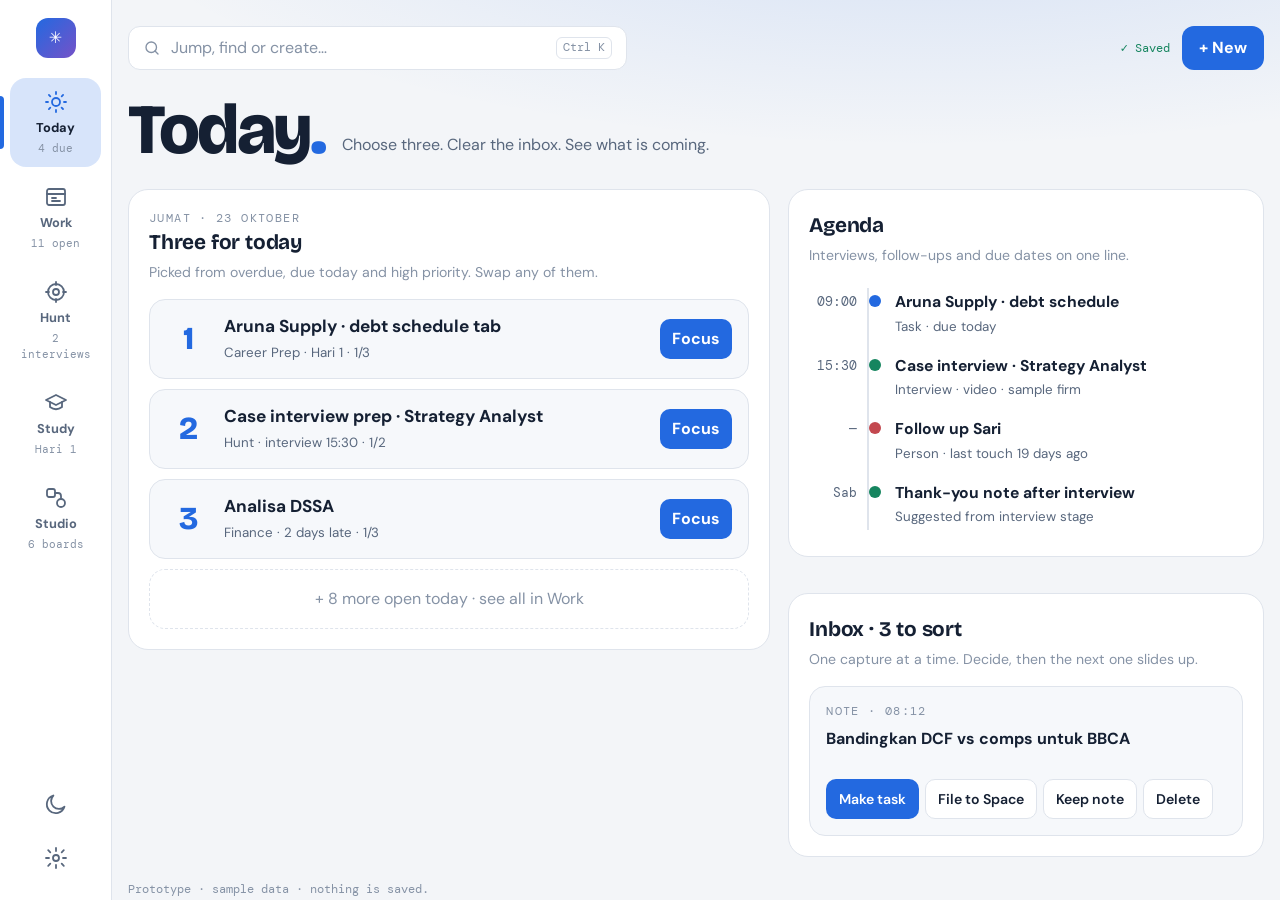
<file: design/concepts/rooms.html>
<!doctype html>
<html lang="en">
<head>
<meta charset="utf-8">
<meta name="viewport" content="width=device-width, initial-scale=1, viewport-fit=cover">
<title>SELF Rooms</title>
<link rel="preconnect" href="https://fonts.googleapis.com">
<link rel="preconnect" href="https://fonts.gstatic.com" crossorigin>
<link href="https://fonts.googleapis.com/css2?family=Bricolage+Grotesque:opsz,wght@12..96,500;12..96,700;12..96,800&family=DM+Sans:opsz,wght@9..40,400;9..40,500;9..40,700&family=DM+Mono:wght@400;500&display=swap" rel="stylesheet">
<style>
/* Layout: a door rail of five rooms (left on desktop, bottom on phone). Each room is tinted with an existing SELF accent and has its own layout. Focus mode takes over the whole screen. */
:root{
  --bg:#0d141d; --side:#0a1018; --card:#151f2b; --card2:#1a2633; --line:#263445; --text:#f2f5f9; --muted:#a0adbd; --faint:#6f7f92;
  --today:#428cff; --work:#3fc5d2; --hunt:#3dce9e; --study:#ad92fa; --studio:#f0b862; --danger:#f68e94;
  --room:var(--today);
  --display:'Bricolage Grotesque','DM Sans',system-ui,sans-serif;
  --body:'DM Sans',system-ui,-apple-system,'Segoe UI',sans-serif;
  --mono:'DM Mono',ui-monospace,Menlo,monospace; color-scheme:dark;
}
@media (prefers-color-scheme:light){:root:not([data-theme="dark"]){
  --bg:#f3f5f8; --side:#ffffff; --card:#ffffff; --card2:#f6f8fb; --line:#dfe4ec; --text:#152033; --muted:#58677d; --faint:#8592a5;
  --today:#2369e0; --work:#0f8e9b; --hunt:#16855f; --study:#7552c8; --studio:#a8650c; --danger:#c3484f; color-scheme:light}}
:root[data-theme="light"]{
  --bg:#f3f5f8; --side:#ffffff; --card:#ffffff; --card2:#f6f8fb; --line:#dfe4ec; --text:#152033; --muted:#58677d; --faint:#8592a5;
  --today:#2369e0; --work:#0f8e9b; --hunt:#16855f; --study:#7552c8; --studio:#a8650c; --danger:#c3484f; color-scheme:light}
*{box-sizing:border-box}
[hidden]{display:none!important}
html,body{margin:0;height:100%}
body{background:var(--bg);color:var(--text);font-family:var(--body);font-size:16px;line-height:1.5}
button,input{font:inherit;color:inherit}
:focus-visible{outline:3px solid var(--room);outline-offset:2px}
.shell{display:grid;grid-template-columns:112px minmax(0,1fr);height:100%}

/* Door rail */
.rail{background:var(--side);border-right:1px solid var(--line);display:flex;flex-direction:column;align-items:stretch;gap:6px;padding:18px 10px;padding-left:max(10px,env(safe-area-inset-left,0px))}
.mark{display:grid;place-items:center;width:40px;height:40px;margin:0 auto 14px;border-radius:12px;background:linear-gradient(135deg,var(--today),var(--study));color:#fff;font-weight:800}
.door{position:relative;border:0;background:transparent;border-radius:16px;padding:12px 4px 10px;display:flex;flex-direction:column;align-items:center;gap:4px;cursor:pointer;color:var(--muted);min-height:72px;transition:background .16s,color .16s,transform .16s}
.door svg{width:24px;height:24px}
.door span{font-size:.8rem;font-weight:700}
.door small{font-family:var(--mono);font-size:.66rem;color:var(--faint)}
.door:hover{background:var(--card);color:var(--text)}
.door:active{transform:scale(.96)}
.door[aria-current="page"]{background:color-mix(in srgb,var(--c) 18%,transparent);color:var(--text)}
.door[aria-current="page"] svg{color:var(--c)}
.door[aria-current="page"]::before{content:"";position:absolute;left:-10px;top:18px;bottom:18px;width:4px;border-radius:0 4px 4px 0;background:var(--c)}
.rail .sp{flex:1}
.rail .util{min-height:48px}

/* Room */
.room{overflow:auto;min-width:0;background:radial-gradient(1200px 380px at 70% -120px,color-mix(in srgb,var(--room) 16%,transparent),transparent 70%),var(--bg)}
.inner{max-width:1240px;margin:0 auto;padding-block:26px 120px;padding-left:max(16px,env(safe-area-inset-left,0px));padding-right:max(16px,env(safe-area-inset-right,0px))}
.top{display:flex;gap:12px;align-items:center;margin-bottom:28px}
.k{flex:1;display:flex;align-items:center;gap:10px;max-width:520px;border:1px solid var(--line);background:var(--card);border-radius:12px;padding:0 14px;min-height:44px;color:var(--faint);cursor:pointer;text-align:left}
.k kbd{margin-left:auto;font-family:var(--mono);font-size:.74rem;border:1px solid var(--line);border-radius:6px;padding:1px 6px}
.top .sp{flex:1}
.btn{border:1px solid var(--line);background:var(--card);border-radius:12px;padding:0 16px;min-height:44px;font-weight:700;cursor:pointer;display:inline-flex;align-items:center;gap:8px;transition:transform .14s,background .14s}
.btn:hover{background:var(--card2)}
.btn:active{transform:scale(.97)}
.btn.pri{background:var(--room);border-color:transparent;color:#fff}
:root[data-theme="light"] .btn.pri{color:#fff}
.save{font-family:var(--mono);font-size:.78rem;color:var(--hunt)}

.title{display:flex;align-items:flex-end;gap:18px;flex-wrap:wrap;margin-bottom:26px}
.title h1{font-family:var(--display);font-weight:800;font-size:clamp(2.6rem,6vw,4.4rem);line-height:.92;margin:0;letter-spacing:-.035em}
.title h1 em{font-style:normal;color:var(--room)}
.title p{margin:0 0 6px;color:var(--muted);max-width:46ch}
.subnav{display:flex;gap:6px;flex-wrap:wrap;margin:-8px 0 24px}
.subnav button{border:1px solid var(--line);background:transparent;border-radius:999px;padding:0 14px;min-height:40px;font-weight:600;color:var(--muted);cursor:pointer}
.subnav button[aria-pressed="true"]{background:color-mix(in srgb,var(--room) 16%,transparent);border-color:var(--room);color:var(--text)}

.grid{display:grid;gap:18px}
.g-today{grid-template-columns:minmax(0,1.35fr) minmax(0,1fr);align-items:start}
.card{background:var(--card);border:1px solid var(--line);border-radius:20px;padding:20px;min-width:0}
.card h2{font-family:var(--display);font-size:1.3rem;margin:0 0 4px;letter-spacing:-.01em}
.card .sub{color:var(--faint);font-size:.88rem;margin:0 0 16px}
.label{font-family:var(--mono);font-size:.72rem;letter-spacing:.12em;text-transform:uppercase;color:var(--faint)}

/* Today: three for today */
.three{display:grid;gap:10px}
.big{display:grid;grid-template-columns:44px minmax(0,1fr) auto;gap:14px;align-items:center;background:var(--card2);border:1px solid var(--line);border-radius:16px;padding:14px 16px;cursor:pointer;transition:border-color .16s,transform .16s}
.big:hover{border-color:var(--room);transform:translateY(-1px)}
.num{font-family:var(--display);font-size:2rem;font-weight:800;color:var(--room);line-height:1;text-align:center}
.big strong{display:block;font-size:1.08rem}
.big small{color:var(--muted)}
.focusbtn{border:0;background:var(--room);color:#fff;border-radius:10px;min-height:40px;padding:0 12px;font-weight:700;cursor:pointer}
.add3{border:1.5px dashed var(--line);border-radius:16px;min-height:60px;background:transparent;color:var(--faint);cursor:pointer}
.agenda{list-style:none;margin:0;padding:0;position:relative}
.agenda::before{content:"";position:absolute;left:58px;top:6px;bottom:6px;width:2px;background:var(--line)}
.agenda li{display:grid;grid-template-columns:48px 22px minmax(0,1fr);gap:8px;align-items:start;padding:8px 0}
.agenda time{font-family:var(--mono);font-size:.8rem;color:var(--muted);text-align:right;padding-top:2px}
.agenda .dot{width:12px;height:12px;border-radius:50%;margin:5px 0 0 4px;background:var(--c,var(--today));box-shadow:0 0 0 4px var(--card)}
.agenda strong{display:block;font-size:.98rem}
.agenda small{color:var(--muted)}
.triage{margin-top:18px}
.stack{position:relative;height:150px}
.cap{position:absolute;inset:0;background:var(--card2);border:1px solid var(--line);border-radius:16px;padding:16px;display:flex;flex-direction:column;gap:6px;transition:transform .25s,opacity .25s}
.cap:nth-child(2){transform:translateY(8px) scale(.97);opacity:.6;z-index:-1}
.cap:nth-child(3){transform:translateY(16px) scale(.94);opacity:.3;z-index:-2}
.cap .acts{margin-top:auto;display:flex;gap:6px;flex-wrap:wrap}
.cap .acts button{border:1px solid var(--line);background:var(--card);border-radius:10px;min-height:40px;padding:0 12px;cursor:pointer;font-weight:600;font-size:.88rem}
.cap .acts button:first-child{background:var(--room);color:#fff;border-color:transparent}
.empty{color:var(--faint);padding:30px 0;text-align:center}

/* Hunt */
.kpis{display:grid;grid-template-columns:repeat(5,minmax(0,1fr));gap:10px;margin-bottom:18px}
.kpi{background:var(--card);border:1px solid var(--line);border-radius:16px;padding:14px}
.kpi b{font-family:var(--display);font-size:2rem;display:block;line-height:1}
.kpi small{color:var(--muted);font-size:.82rem}
.kpi .cv{font-family:var(--mono);font-size:.72rem;color:var(--room)}
.g-hunt{grid-template-columns:minmax(0,1fr) 300px}
.lanes{display:grid;grid-template-columns:repeat(4,minmax(170px,1fr));gap:12px;overflow-x:auto;padding-bottom:6px}
.lane{background:var(--card2);border-radius:16px;padding:12px;min-height:280px}
.lane h3{margin:0 0 10px;font-size:.86rem;display:flex;justify-content:space-between;color:var(--muted)}
.app{background:var(--card);border:1px solid var(--line);border-radius:12px;padding:12px;margin-bottom:8px;cursor:grab}
.app strong{display:block;font-size:.95rem;line-height:1.3}
.app small{color:var(--muted);font-size:.8rem}
.app .meta{display:flex;gap:6px;margin-top:8px;flex-wrap:wrap}
.chip{font-family:var(--mono);font-size:.68rem;border-radius:6px;padding:2px 6px;background:color-mix(in srgb,var(--c,var(--room)) 16%,transparent);color:var(--text)}
.touch{display:grid;grid-template-columns:36px minmax(0,1fr) auto;gap:10px;align-items:center;padding:10px 0;border-bottom:1px solid var(--line)}
.touch:last-child{border-bottom:0}
.av{width:36px;height:36px;border-radius:50%;display:grid;place-items:center;background:var(--card2);font-weight:700}
.touch small{display:block;color:var(--muted);font-size:.8rem}
.days{font-family:var(--mono);font-size:.78rem}
.days.late{color:var(--danger)}

/* Study */
.path{display:grid;grid-template-columns:repeat(3,minmax(0,1fr));gap:14px;position:relative;margin-bottom:18px}
.stop{background:var(--card);border:1px solid var(--line);border-radius:20px;padding:18px;position:relative}
.stop.cur{border-color:var(--room);box-shadow:0 0 0 4px color-mix(in srgb,var(--room) 18%,transparent)}
.stop .label{color:var(--room)}
.stop h3{font-family:var(--display);font-size:1.3rem;margin:6px 0}
.stop p{margin:0;color:var(--muted);font-size:.9rem}
.prog{height:6px;border-radius:6px;background:var(--card2);margin-top:14px;overflow:hidden}
.prog i{display:block;height:100%;background:var(--room)}
.g-study{grid-template-columns:repeat(3,minmax(0,1fr))}
.mode h2{display:flex;gap:10px;align-items:center}
.mode ul{list-style:none;margin:0;padding:0}
.mode li{padding:10px 0;border-bottom:1px solid var(--line);display:flex;justify-content:space-between;gap:10px}
.mode li:last-child{border-bottom:0}
.mode li small{color:var(--faint);font-family:var(--mono);font-size:.74rem}

/* Studio + Work */
.boards{display:grid;grid-template-columns:repeat(auto-fill,minmax(220px,1fr));gap:14px}
.board{background:var(--card);border:1px solid var(--line);border-radius:18px;overflow:hidden;cursor:pointer;transition:transform .16s}
.board:hover{transform:translateY(-2px)}
.thumb{height:120px;background:var(--card2);position:relative}
.thumb i{position:absolute;border-radius:6px;background:color-mix(in srgb,var(--c) 55%,transparent)}
.board div.b{padding:12px 14px}
.board small{color:var(--muted)}
.table{width:100%;border-collapse:collapse}
.table th{text-align:left;font-family:var(--mono);font-size:.72rem;letter-spacing:.1em;color:var(--faint);font-weight:500;padding:10px;border-bottom:1px solid var(--line)}
.table td{padding:12px 10px;border-bottom:1px solid var(--line)}
.tw{overflow-x:auto}
.badge{font-size:.78rem;font-weight:700;border-radius:8px;padding:3px 8px;background:color-mix(in srgb,var(--c) 18%,transparent);color:var(--text);white-space:nowrap}

/* Focus mode */
.focus{position:fixed;inset:0;z-index:20;background:var(--bg);display:grid;grid-template-columns:minmax(0,1fr) 340px;padding-block:max(28px,env(safe-area-inset-top,0px)) 28px;padding-left:max(16px,env(safe-area-inset-left,0px));padding-right:max(16px,env(safe-area-inset-right,0px));gap:32px;overflow:auto}
.focus .main{max-width:720px;margin:0 auto;width:100%}
.focus .crumb{font-family:var(--mono);font-size:.78rem;color:var(--faint)}
.focus h1{font-family:var(--display);font-size:clamp(2rem,5vw,3.4rem);line-height:1;letter-spacing:-.03em;margin:14px 0 20px}
.props{display:flex;gap:8px;flex-wrap:wrap;margin-bottom:26px}
.fcheck{display:flex;gap:12px;align-items:center;padding:12px 0;border-bottom:1px solid var(--line);font-size:1.08rem;cursor:pointer}
.fcheck input{width:22px;height:22px;accent-color:var(--room)}
.focus textarea{width:100%;min-height:150px;margin-top:22px;background:var(--card);border:1px solid var(--line);border-radius:14px;padding:14px;color:var(--text);font:inherit}
.side{border-left:1px solid var(--line);padding-left:28px;display:flex;flex-direction:column;gap:16px}
.timer{font-family:var(--display);font-size:4.4rem;font-weight:800;letter-spacing:-.04em;line-height:1;font-variant-numeric:tabular-nums}
.next{background:var(--card);border:1px solid var(--line);border-radius:14px;padding:14px}

/* Palette */
.pal{position:fixed;inset:0;z-index:30;background:color-mix(in srgb,var(--bg) 70%,transparent);display:flex;justify-content:center;align-items:flex-start;padding:12vh 16px 16px}
.pal .box{width:100%;max-width:600px;background:var(--card);border:1px solid var(--line);border-radius:18px;box-shadow:0 30px 80px #0006;overflow:hidden}
.pal input{width:100%;border:0;border-bottom:1px solid var(--line);background:transparent;padding:18px;font-size:1.1rem;outline:none}
.pal ul{list-style:none;margin:0;padding:8px;max-height:50vh;overflow:auto}
.pal li{padding:10px 12px;border-radius:10px;display:flex;justify-content:space-between;gap:10px;cursor:pointer}
.pal li.on,.pal li:hover{background:var(--card2)}
.pal li small{color:var(--faint)}
.sample{font-family:var(--mono);font-size:.72rem;color:var(--faint);margin-top:24px}

.anim{animation:in .32s cubic-bezier(.2,.8,.2,1)}
@keyframes in{from{opacity:.4;transform:translateX(18px)}to{opacity:1;transform:none}}

@media (max-width:980px){
  .g-today,.g-hunt,.g-study{grid-template-columns:minmax(0,1fr)}
  .kpis{grid-template-columns:repeat(3,minmax(0,1fr))}
  .path{grid-template-columns:minmax(0,1fr)}
  .focus{grid-template-columns:minmax(0,1fr)}
  .side{border-left:0;padding-left:0;border-top:1px solid var(--line);padding-top:20px}
}
@media (max-width:700px){
  .shell{grid-template-columns:minmax(0,1fr);grid-template-rows:minmax(0,1fr) auto}
  .rail{flex-direction:row;order:2;border-right:0;border-top:1px solid var(--line);padding:6px max(8px,env(safe-area-inset-right,0px)) calc(6px + env(safe-area-inset-bottom,0px)) max(8px,env(safe-area-inset-left,0px));gap:2px}
  .mark,.rail .sp,.rail .util{display:none}
  .door{flex:1;min-height:58px;padding:8px 2px}
  .door small{display:none}
  .door[aria-current="page"]::before{left:20%;right:20%;top:-6px;bottom:auto;width:auto;height:3px;border-radius:0 0 3px 3px}
  .top .k span.t,.top .k kbd{display:none}
  .kpis{grid-template-columns:repeat(2,minmax(0,1fr))}
  .save{display:none}
}
@media (prefers-reduced-motion:reduce){*{animation:none!important;transition:none!important}}
</style>
</head>
<body>
<div class="shell">
  <nav class="rail" aria-label="Rooms" id="rail"></nav>
  <main class="room" id="room" aria-live="polite"></main>
</div>

<script>
(function(){
'use strict';
const $=s=>document.querySelector(s);
const esc=v=>String(v).replace(/[&<>"]/g,c=>({'&':'&amp;','<':'&lt;','>':'&gt;','"':'&quot;'}[c]));
const I={
 today:'<circle cx="12" cy="12" r="4"/><path d="M12 2v2m0 16v2M4.9 4.9l1.4 1.4m11.3 11.3 1.4 1.4M2 12h2m16 0h2M4.9 19.1l1.4-1.4M17.7 6.3l1.4-1.4"/>',
 work:'<rect x="3" y="4" width="18" height="16" rx="2"/><path d="M3 9h18M8 13h4M8 16h8"/>',
 hunt:'<circle cx="12" cy="12" r="8"/><circle cx="12" cy="12" r="3"/><path d="M12 2v3m0 14v3M2 12h3m14 0h3"/>',
 study:'<path d="m2 9 10-5 10 5-10 5z"/><path d="M6 11v5c4 3 8 3 12 0v-5"/>',
 studio:'<rect x="3" y="3" width="8" height="8" rx="2"/><circle cx="17" cy="17" r="4"/><path d="M11 7h3a3 3 0 0 1 3 3v3"/>',
 search:'<circle cx="11" cy="11" r="7"/><path d="m20 20-4-4"/>', theme:'<path d="M20.5 14.6A9 9 0 1 1 9.4 3.5a7 7 0 0 0 11.1 11.1z"/>', settings:'<circle cx="12" cy="12" r="3"/><path d="M12 2v3m0 14v3M4.2 4.2l2.1 2.1m11.4 11.4 2.1 2.1M2 12h3m14 0h3M4.2 19.8l2.1-2.1M17.7 6.3l2.1-2.1"/>'
};
const ic=(n,s=24)=>`<svg width="${s}" height="${s}" viewBox="0 0 24 24" fill="none" stroke="currentColor" stroke-width="1.8" stroke-linecap="round" stroke-linejoin="round" aria-hidden="true">${I[n]}</svg>`;
const ROOMS=[
 ['today','Today','4 due','Choose three. Clear the inbox. See what is coming.'],
 ['work','Work','11 open','Every task across your Spaces, plus links.'],
 ['hunt','Hunt','2 interviews','Your pipeline, people and companies.'],
 ['study','Study','Hari 1','Career Prep: build, learn, get challenged.'],
 ['studio','Studio','6 boards','Whiteboards for thinking out loud.']
];
let room='today',sub={work:'tasks',hunt:'pipeline',study:'build'};
let three=[
 {t:'Aruna Supply · debt schedule tab',s:'Career Prep · Hari 1',d:'Today',ck:[['Senior term loan',1],['Revolver draw',0],['Covenant test',0]]},
 {t:'Case interview prep · Strategy Analyst',s:'Hunt · interview 15:30',d:'Today 15:00',ck:[['Re-read SajiRasa bridge',1],['Three questions for them',0]]},
 {t:'Analisa DSSA',s:'Finance · 2 days late',d:'Overdue',ck:[['Q3 report',1],['EV/EBITDA',0],['One-page view',0]]}
];
let caps=[['Note','Bandingkan DCF vs comps untuk BBCA','08:12'],['Link','docs.google.com · Aruna model v2','10:47'],['Note','Ide: board untuk cohort retention ArusOps','11:30']];
function rail(){
  $('#rail').innerHTML=`<div class="mark" aria-hidden="true">✳</div>`+ROOMS.map(([id,l,n])=>`<button class="door" data-room="${id}" style="--c:var(--${id})" aria-current="${room===id?'page':'false'}">${ic(id)}<span>${l}</span><small>${n}</small></button>`).join('')+
  `<span class="sp"></span><button class="door util" data-act="theme" aria-label="Switch theme">${ic('theme',20)}</button><button class="door util" aria-label="Settings">${ic('settings',20)}</button>`;
}
function top(){return `<div class="top"><button class="k" data-act="pal">${ic('search',18)}<span class="t">Jump, find or create…</span><kbd>Ctrl K</kbd></button><span class="sp"></span><span class="save">✓ Saved</span><button class="btn pri" data-act="pal">+ New</button></div>`}
function head(id){const r=ROOMS.find(x=>x[0]===id);return `<div class="title"><h1>${r[1]}<em>.</em></h1><p>${r[3]}</p></div>`}
function subnav(id,items){return `<div class="subnav" role="group" aria-label="${id} sections">${items.map(([k,l])=>`<button aria-pressed="${sub[id]===k}" data-sub="${id}:${k}">${l}</button>`).join('')}</div>`}
const R={
today(){
  return head('today')+`<div class="grid g-today">
  <section class="card"><div class="label">Jumat · 23 Oktober</div><h2>Three for today</h2><p class="sub">Picked from overdue, due today and high priority. Swap any of them.</p>
   <div class="three">${three.map((x,i)=>`<div class="big" data-focus="${i}" tabindex="0" role="button" aria-label="Open ${esc(x.t)} in focus mode"><span class="num">${i+1}</span><span><strong>${esc(x.t)}</strong><small>${esc(x.s)} · ${x.ck.filter(c=>c[1]).length}/${x.ck.length}</small></span><button class="focusbtn" data-focus="${i}">Focus</button></div>`).join('')}
   <button class="add3">+ 8 more open today · see all in Work</button></div></section>
  <div class="grid">
  <section class="card"><h2>Agenda</h2><p class="sub">Interviews, follow-ups and due dates on one line.</p>
   <ul class="agenda">
    <li><time>09:00</time><span class="dot" style="--c:var(--today)"></span><span><strong>Aruna Supply · debt schedule</strong><small>Task · due today</small></span></li>
    <li><time>15:30</time><span class="dot" style="--c:var(--hunt)"></span><span><strong>Case interview · Strategy Analyst</strong><small>Interview · video · sample firm</small></span></li>
    <li><time>—</time><span class="dot" style="--c:var(--danger)"></span><span><strong>Follow up Sari</strong><small>Person · last touch 19 days ago</small></span></li>
    <li><time>Sab</time><span class="dot" style="--c:var(--hunt)"></span><span><strong>Thank-you note after interview</strong><small>Suggested from interview stage</small></span></li>
   </ul></section>
  <section class="card triage"><h2>Inbox · ${caps.length} to sort</h2><p class="sub">One capture at a time. Decide, then the next one slides up.</p>
   <div class="stack">${caps.length?caps.slice(0,3).map((c,i)=>`<div class="cap"><span class="label">${c[0]} · ${c[2]}</span><strong>${esc(c[1])}</strong>${i===0?`<div class="acts"><button data-tri="task">Make task</button><button data-tri="space">File to Space</button><button data-tri="keep">Keep note</button><button data-tri="del">Delete</button></div>`:''}</div>`).join(''):'<div class="empty">Inbox clear. New captures from Ctrl K land here.</div>'}</div></section>
  </div></div>`;
},
work(){
  const rows=[['Analisa DSSA','Finance','In Progress','blue','High','Rab 21 · late'],['Aruna Supply · debt schedule','Career','Planning','yellow','High','Today'],['Kerjain tugas PPPE','Kuliah','To Do','faint','Normal','Today'],['Review Research Saham','Finance','To Do','faint','Low','Min 25'],['ArusOps memo · cohort section','Career','To Do','faint','High','Sel 27'],['Rapihin board Money Flow','Finance','Review','study','Normal','Kam 29']];
  return head('work')+subnav('work',[['tasks','Tasks'],['spaces','Spaces'],['links','Links'],['inbox','Inbox history']])+`<section class="card"><div class="tw"><table class="table"><thead><tr><th>TASK</th><th>SPACE</th><th>STATUS</th><th>PRIORITY</th><th>DUE</th></tr></thead><tbody>${rows.map(r=>`<tr><td><strong>${r[0]}</strong></td><td>${r[1]}</td><td><span class="badge" style="--c:var(--${r[3]==='faint'?'line':r[3]==='blue'?'today':r[3]==='yellow'?'studio':r[3]})">${r[2]}</span></td><td>${r[4]}</td><td>${r[5]}</td></tr>`).join('')}</tbody></table></div><p class="sub" style="margin:14px 0 0">List · Board · Calendar views stay exactly as today, inside this room.</p></section>`;
},
hunt(){
  const lanes=[['Wishlist',[['Fintech Strategy','sample co.','2d']]],['Applied',[['VC Associate','sample fund','6d · CV v3'],['Investment Analyst','sample firm','21d · no reply']]],['Interviewing',[['Analyst, PE','sample sponsor','case round'],['Strategy Analyst','sample advisory','today 15:30']]],['Offer',[]]];
  return head('hunt')+subnav('hunt',[['pipeline','Pipeline'],['people','People'],['companies','Companies'],['radar','Radar'],['interviews','Interviews'],['kit','CVs & templates']])+
  `<div class="kpis">${[['7','Wishlist',''],['4','Applied','57% of wishlist'],['2','Interviewing','50% of applied'],['0','Offer',''],['3','Closed','']].map(k=>`<div class="kpi"><b>${k[0]}</b><small>${k[1]}</small><div class="cv">${k[2]}</div></div>`).join('')}</div>
  <div class="grid g-hunt"><section class="card"><h2>Pipeline</h2><p class="sub">Drag a card to change stage. The stage menu on each card works by keyboard too.</p><div class="lanes">${lanes.map(([l,a])=>`<div class="lane"><h3><span>${l}</span><span>${a.length}</span></h3>${a.map(x=>`<div class="app"><strong>${x[0]}</strong><small>${x[1]}</small><div class="meta"><span class="chip">${x[2]}</span></div></div>`).join('')||'<div class="empty" style="padding:16px 0">Nothing here yet</div>'}</div>`).join('')}</div></section>
  <section class="card"><h2>Needs a touch</h2><p class="sub">From last contact and the next step you logged.</p>${[['S','Sari','Associate · next: send coffee-chat notes',19],['R','Rara','Partner · next: intro via Dimas',34],['D','Dimas','Analyst · next: ask about referral',12]].map(p=>`<div class="touch"><span class="av">${p[0]}</span><span><strong>${p[1]}</strong><small>${p[2]}</small></span><span class="days ${p[3]>14?'late':''}">${p[3]}d</span></div>`).join('')}</section></div>`;
},
study(){
  return head('study')+subnav('study',[['build','Build'],['learn','Learn'],['test','Get challenged']])+
  `<div class="path">${[['Hari 1 · PE','Acquisition model','Aruna Supply · LBO, debt, exit sensitivity',35,1],['Hari 2 · VC','Investment memo','ArusOps · cohorts, runway, dilution',0,0],['Hari 3 · Consulting','Profitability deck','SajiRasa · profit bridge, initiatives',0,0]].map(s=>`<div class="stop ${s[4]?'cur':''}"><span class="label">${s[0]}</span><h3>${s[1]}</h3><p>${s[2]}</p><div class="prog" aria-label="${s[3]}% of checklist"><i style="width:${s[3]}%"></i></div></div>`).join('')}</div>
  <div class="grid g-study">
   <section class="card mode"><h2>Build</h2><p class="sub">Make the work product.</p><ul><li>Sprint 3 hari <small>3 projects</small></li><li>Analyst Lab · PE <small>projection · sensitivity</small></li><li>Analyst Lab · VC <small>waterfall</small></li><li>Analyst Lab · Consulting <small>bridge</small></li></ul></section>
   <section class="card mode"><h2>Learn</h2><p class="sub">See how experts did it.</p><ul><li>Guided Masterclass <small>lessons</small></li><li>Expert Evidence <small>12 panels</small></li><li>YouTube <small>9 videos</small></li><li>Sources <small>41 audited</small></li></ul></section>
   <section class="card mode"><h2>Get challenged</h2><p class="sub">Defend your answer.</p><ul><li>Director Review <small>5 challenges / track</small></li><li>Blind assessment <small>no answer reveal</small></li></ul></section>
  </div>`;
},
studio(){
  const b=[['Money Flow','Finance · 2h ago','today'],['Aruna Supply model map','Career · 1d','hunt'],['Valuation','Finance · 1d','study'],['Makro Ekonomi','Kuliah · 3d','studio'],['Content Planning','Work · 5d','work'],['ArusOps cohorts','Career · 1w','study']];
  return head('studio')+`<div class="boards">${b.map(x=>`<div class="board" style="--c:var(--${x[2]})"><div class="thumb"><i style="left:14%;top:18%;width:30%;height:22%"></i><i style="left:56%;top:22%;width:28%;height:20%"></i><i style="left:34%;top:58%;width:34%;height:24%"></i></div><div class="b"><strong>${x[0]}</strong><br><small>${x[1]}</small></div></div>`).join('')}<div class="board" style="display:grid;place-items:center;min-height:180px;border-style:dashed"><strong>+ New board</strong></div></div><p class="sub" style="margin-top:16px">The Concept D editor opens full screen from here, unchanged.</p>`;
}};
function draw(anim){
  document.documentElement.style.setProperty('--room',`var(--${room})`);
  rail();
  $('#room').innerHTML=`<div class="inner ${anim?'anim':''}">${top()}${R[room]()}<p class="sample">Prototype · sample data · nothing is saved.</p></div>`;
}
function focusMode(i){
  const x=three[i];const el=document.createElement('div');el.className='focus';el.id='focus';el.setAttribute('role','dialog');el.setAttribute('aria-modal','true');el.setAttribute('aria-label','Focus mode');
  el.innerHTML=`<div class="main"><div class="crumb">FOCUS · ${esc(x.s)} · press Esc to leave</div><h1>${esc(x.t)}</h1>
   <div class="props"><span class="badge" style="--c:var(--studio)">Planning</span><span class="badge" style="--c:var(--danger)">High</span><span class="badge" style="--c:var(--line)">${esc(x.d)}</span></div>
   ${x.ck.map((c,j)=>`<label class="fcheck"><input type="checkbox" id="fc${j}" ${c[1]?'checked':''}> ${esc(c[0])}</label>`).join('')}
   <textarea id="fnotes" aria-label="Notes">Notes save to the same task. Links pasted here land in My Links.</textarea></div>
  <aside class="side"><div class="label">Timer · stays on this device</div><div class="timer" id="tm">25:00</div><div style="display:flex;gap:8px"><button class="btn pri" data-act="start">Start</button><button class="btn" data-act="leave">Leave focus</button></div>
   <div class="label">Next up</div>${three.filter((_,j)=>j!==i).map(n=>`<div class="next"><strong>${esc(n.t)}</strong><br><small style="color:var(--muted)">${esc(n.s)}</small></div>`).join('')}</aside>`;
  document.body.appendChild(el);el.querySelector('input')?.focus();
}
let tick=null,left=1500;
function pal(){
  const items=[['Go to Today','room'],['Go to Hunt','room'],['Go to Study','room'],['New task…','create'],['New note to inbox…','create'],['Aruna Supply · debt schedule','task'],['Sari · Associate','person'],['Money Flow','board']];
  const el=document.createElement('div');el.className='pal';el.id='pal';el.setAttribute('role','dialog');el.setAttribute('aria-modal','true');el.setAttribute('aria-label','Command palette');
  el.innerHTML=`<div class="box"><input id="pin" placeholder="Type to jump, find or create" aria-label="Command"><ul id="pl"></ul></div>`;
  document.body.appendChild(el);
  const draw=q=>{const f=items.filter(x=>x[0].toLowerCase().includes(q.toLowerCase()));$('#pl').innerHTML=(q&&!f.length?[[`Create task “${q}”`,'create']]:f).map((x,i)=>`<li class="${i===0?'on':''}" data-p="${esc(x[0])}"><span>${esc(x[0])}</span><small>${x[1]}</small></li>`).join('')};
  draw('');$('#pin').focus();$('#pin').addEventListener('input',e=>draw(e.target.value));
}
function closeAll(){$('#pal')?.remove();if($('#focus')){$('#focus').remove();clearInterval(tick);tick=null;left=1500}}
document.addEventListener('click',e=>{
  const d=e.target.closest('[data-room]');if(d){room=d.dataset.room;draw(true);return}
  const s=e.target.closest('[data-sub]');if(s){const [r,k]=s.dataset.sub.split(':');sub[r]=k;draw();return}
  const f=e.target.closest('[data-focus]');if(f){focusMode(+f.dataset.focus);return}
  const t=e.target.closest('[data-tri]');if(t){caps.shift();draw();return}
  const a=e.target.closest('[data-act]');if(a){const v=a.dataset.act;
    if(v==='theme'){const cur=document.documentElement.dataset.theme||(matchMedia('(prefers-color-scheme: light)').matches?'light':'dark');document.documentElement.dataset.theme=cur==='dark'?'light':'dark'}
    if(v==='pal')pal();
    if(v==='leave')closeAll();
    if(v==='start'&&!tick){tick=setInterval(()=>{left=Math.max(0,left-1);const el=$('#tm');if(el)el.textContent=String(Math.floor(left/60)).padStart(2,'0')+':'+String(left%60).padStart(2,'0')},1000);a.textContent='Running'}
    return}
  const p=e.target.closest('[data-p]');if(p){const v=p.dataset.p;closeAll();const m=v.match(/^Go to (\w+)/);if(m){room=m[1].toLowerCase();draw(true)}return}
  if(e.target.id==='pal')closeAll();
});
document.addEventListener('keydown',e=>{
  if(e.key==='Escape'){closeAll();return}
  if((e.ctrlKey||e.metaKey)&&e.key.toLowerCase()==='k'){e.preventDefault();if(!$('#pal'))pal();return}
  if(e.key==='Enter'&&e.target.classList?.contains('big')){focusMode(+e.target.dataset.focus);return}
  if(e.key==='Enter'&&e.target.id==='pin'){$('#pl li.on')?.click()}
});
draw();
})();
</script>
</body>
</html>
</file>
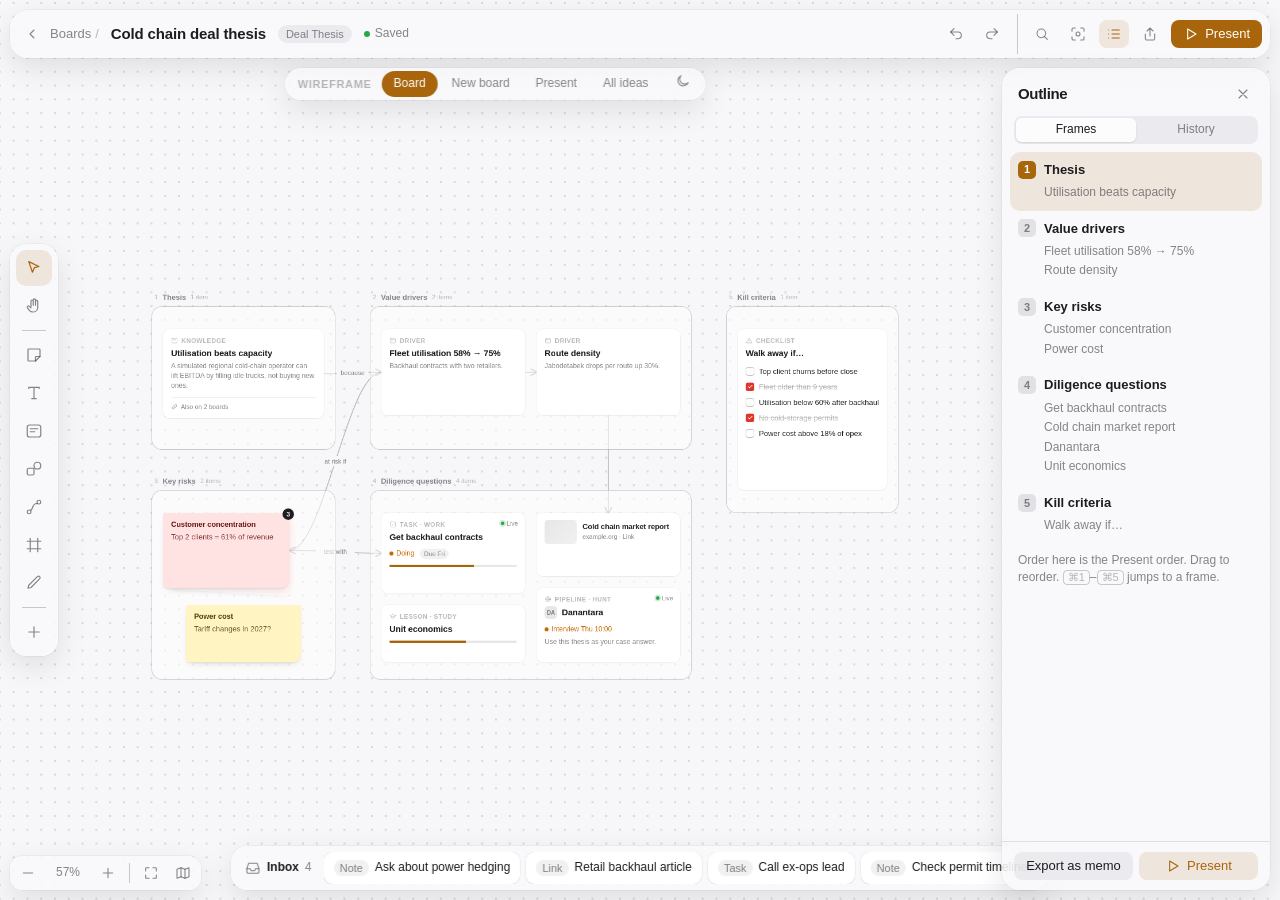
<file: design/concepts/studio-canvas-v5.html>
<!doctype html>
<html lang="id">
<head>
<meta charset="UTF-8">
<meta name="viewport" content="width=device-width, initial-scale=1, viewport-fit=cover">
<title>SELF Studio Canvas</title>
<style>
/* Same token set as rooms-wireframe-v4.html. Studio room tint from rooms.css. */
:root{
  color-scheme:light dark;
  --window:#fff;--canvas:#f7f7f9;--dot:rgba(60,60,67,.16);--surface:#fff;--surface-2:#f2f2f7;
  --label:#1d1d1f;--label-2:rgba(60,60,67,.62);--label-3:rgba(60,60,67,.36);
  --separator:rgba(60,60,67,.14);--separator-strong:rgba(60,60,67,.26);--fill:rgba(120,120,128,.1);--fill-2:rgba(120,120,128,.18);
  --material:rgba(250,250,252,.74);--material-strong:rgba(255,255,255,.86);
  --success:#28a745;--warning:#c76a00;--destructive:#e0352b;--link:#2369e0;
  --tint:#a8650c;--on-tint:#fff;--tint-soft:color-mix(in srgb,var(--tint) 13%,transparent);
  --sticky:#fff4c2;--sticky-ink:#4a3b00;--sticky-2:#e3f1ff;--sticky-2-ink:#0d3a66;--sticky-3:#ffe3e3;--sticky-3-ink:#6b1414;
  --font:-apple-system,BlinkMacSystemFont,"SF Pro Text","Inter","Segoe UI",Roboto,sans-serif;
  --font-display:-apple-system,BlinkMacSystemFont,"SF Pro Display","Inter","Segoe UI",Roboto,sans-serif;
  --t-large:26px;--t-title1:22px;--t-title2:17px;--t-title3:15px;--t-body:13px;--t-callout:12px;--t-sub:11px;
  --control:28px;--r-sm:6px;--r-md:10px;--r-lg:14px;--r-xl:18px;
  --shadow-1:0 1px 2px rgba(0,0,0,.05),0 0 0 .5px rgba(0,0,0,.07);
  --shadow-2:0 10px 30px rgba(0,0,0,.1),0 0 0 .5px rgba(0,0,0,.07);
  --ease-out:cubic-bezier(.22,1,.36,1);--spring:cubic-bezier(.34,1.36,.64,1);--fast:150ms;--dur:250ms;--slow:400ms;
}
@media (prefers-color-scheme:dark){:root:not([data-theme="light"]){
  --window:#000;--canvas:#0e0e10;--dot:rgba(235,235,245,.12);--surface:#1c1c1e;--surface-2:#2c2c2e;
  --label:#f5f5f7;--label-2:rgba(235,235,245,.62);--label-3:rgba(235,235,245,.34);
  --separator:rgba(84,84,88,.45);--separator-strong:rgba(84,84,88,.75);--fill:rgba(120,120,128,.2);--fill-2:rgba(120,120,128,.32);
  --material:rgba(30,30,32,.72);--material-strong:rgba(44,44,46,.9);
  --success:#30d158;--warning:#ff9f0a;--destructive:#ff453a;--link:#428cff;
  --tint:#f0b862;--on-tint:#1a1206;
  --sticky:#4a3f12;--sticky-ink:#fff1b8;--sticky-2:#13304f;--sticky-2-ink:#d4e9ff;--sticky-3:#4d1d1d;--sticky-3-ink:#ffd9d9;
  --shadow-1:0 0 0 .5px rgba(255,255,255,.09);--shadow-2:0 12px 32px rgba(0,0,0,.6),0 0 0 .5px rgba(255,255,255,.1);}}
:root[data-theme="dark"]{
  --window:#000;--canvas:#0e0e10;--dot:rgba(235,235,245,.12);--surface:#1c1c1e;--surface-2:#2c2c2e;
  --label:#f5f5f7;--label-2:rgba(235,235,245,.62);--label-3:rgba(235,235,245,.34);
  --separator:rgba(84,84,88,.45);--separator-strong:rgba(84,84,88,.75);--fill:rgba(120,120,128,.2);--fill-2:rgba(120,120,128,.32);
  --material:rgba(30,30,32,.72);--material-strong:rgba(44,44,46,.9);
  --success:#30d158;--warning:#ff9f0a;--destructive:#ff453a;--link:#428cff;
  --tint:#f0b862;--on-tint:#1a1206;
  --sticky:#4a3f12;--sticky-ink:#fff1b8;--sticky-2:#13304f;--sticky-2-ink:#d4e9ff;--sticky-3:#4d1d1d;--sticky-3-ink:#ffd9d9;
  --shadow-1:0 0 0 .5px rgba(255,255,255,.09);--shadow-2:0 12px 32px rgba(0,0,0,.6),0 0 0 .5px rgba(255,255,255,.1);}

*{box-sizing:border-box;margin:0;padding:0}
html,body{height:100%}
body{font:var(--t-body)/1.47 var(--font);background:var(--window);color:var(--label);-webkit-font-smoothing:antialiased;overflow:hidden}
button,input{font:inherit;color:inherit;background:none;border:0}
button{cursor:default}
:focus-visible{outline:3px solid color-mix(in srgb,var(--tint) 55%,transparent);outline-offset:1px;border-radius:var(--r-sm)}
[hidden]{display:none!important}
svg.i{width:16px;height:16px;fill:none;stroke:currentColor;stroke-width:1.6;stroke-linecap:round;stroke-linejoin:round;flex:none}
h1,h2,h3{font-family:var(--font-display);font-weight:600;letter-spacing:-.022em;line-height:1.2}
.glass{background:var(--material);-webkit-backdrop-filter:saturate(180%) blur(22px);backdrop-filter:saturate(180%) blur(22px);box-shadow:var(--shadow-2)}
@supports not (backdrop-filter:blur(1px)){.glass{background:var(--material-strong)}}
.glyph{width:30px;height:var(--control);display:grid;place-items:center;border-radius:8px;color:var(--label-2);transition:background var(--fast),color var(--fast),transform var(--fast)}
.glyph:hover{background:var(--fill);color:var(--label)}
.glyph[aria-pressed="true"]{background:var(--tint-soft);color:var(--tint)}
.glyph:active,.btn:active{transform:scale(.96)}
.btn{display:inline-flex;align-items:center;gap:6px;height:var(--control);padding:0 12px;border-radius:8px;font-weight:500;white-space:nowrap;transition:filter var(--fast),transform var(--fast)}
.btn.primary{background:var(--tint);color:var(--on-tint)}
.btn.primary:hover{filter:brightness(1.06)}
.btn.tinted{background:var(--tint-soft);color:var(--tint)}
.btn.gray{background:var(--fill)}
.sep{width:.5px;align-self:stretch;margin:4px 4px;background:var(--separator-strong)}
kbd{font:var(--t-sub) var(--font);color:var(--label-3);border:.5px solid var(--separator-strong);border-radius:4px;padding:0 4px;min-width:18px;text-align:center;display:inline-block}

/* ===== Demo switcher (wireframe-only) ===== */
.demo{position:fixed;top:68px;left:calc((100% - 290px)/2);transform:translateX(-50%);z-index:60;display:flex;gap:2px;padding:3px;border-radius:999px}
.demo button{white-space:nowrap;height:26px;padding:0 12px;border-radius:999px;font-size:var(--t-callout);color:var(--label-2);font-weight:500}
.demo button[aria-pressed="true"]{background:var(--tint);color:var(--on-tint)}
.demo .lbl{font-size:var(--t-sub);color:var(--label-3);padding:0 8px 0 10px;align-self:center;text-transform:uppercase;letter-spacing:.06em;font-weight:600}

/* ===== Editor chrome ===== */
.editor{position:fixed;inset:0;background:var(--canvas)}
.toolbar{position:absolute;top:10px;left:10px;right:10px;height:48px;display:flex;align-items:center;gap:6px;padding:0 8px;border-radius:var(--r-xl);z-index:20}
.crumb{display:flex;align-items:center;gap:4px;color:var(--label-2)}
.crumb .glyph{width:28px}
.board-title{font-weight:600;font-size:var(--t-title3);letter-spacing:-.01em;color:var(--label);padding:2px 6px;border-radius:6px}
.board-title:hover{background:var(--fill)}
.recipe-tag{font-size:var(--t-sub);color:var(--label-2);background:var(--fill);border-radius:999px;padding:1px 8px}
.saved{font-size:var(--t-callout);color:var(--label-2);display:flex;align-items:center;gap:5px;margin-left:6px}
.saved::before{content:"";width:6px;height:6px;border-radius:50%;background:var(--success)}
.flex{flex:1}

.dock{position:absolute;left:10px;top:50%;transform:translateY(-50%);display:flex;flex-direction:column;gap:2px;padding:6px;border-radius:16px;z-index:20}
.dock .glyph{width:36px;height:36px;border-radius:10px}
.dock .glyph svg.i{width:18px;height:18px}
.dock hr{border:0;border-top:.5px solid var(--separator-strong);margin:4px 6px}
.tip{position:relative}
.tip:hover::after{content:attr(data-tip);position:absolute;left:calc(100% + 10px);top:50%;transform:translateY(-50%);white-space:nowrap;background:var(--material-strong);color:var(--label);box-shadow:var(--shadow-2);padding:4px 8px;border-radius:6px;font-size:var(--t-callout);pointer-events:none;z-index:50}

.zoombar{position:absolute;left:10px;bottom:10px;display:flex;align-items:center;gap:2px;padding:3px;border-radius:12px;z-index:20}
.zoombar .z{min-width:46px;text-align:center;font-size:var(--t-callout);font-variant-numeric:tabular-nums;color:var(--label-2)}

/* ===== Canvas ===== */
.viewport{position:absolute;inset:0;overflow:hidden;cursor:default;touch-action:none}
.viewport.panning{cursor:grabbing}
.dots{position:absolute;inset:0;background-image:radial-gradient(var(--dot) 1px,transparent 1.2px);pointer-events:none}
.world{position:absolute;left:0;top:0;transform-origin:0 0;will-change:transform}
.world.animate{transition:transform 520ms var(--ease-out)}
.wires{position:absolute;left:0;top:0;width:4000px;height:3000px;overflow:visible;pointer-events:none}
.wires path{fill:none;stroke:var(--label-3);stroke-width:1.5}
.wires path.hot{stroke:var(--tint);stroke-width:2}
.wires text{font:500 11px var(--font);fill:var(--label-2)}
.wires .lbl-bg{fill:var(--canvas)}

.frame{position:absolute;border-radius:18px;background:color-mix(in srgb,var(--surface) 55%,transparent);border:.5px solid var(--separator-strong)}
.frame-h{position:absolute;left:4px;top:-26px;display:flex;align-items:center;gap:8px;font-weight:600;font-size:var(--t-body);color:var(--label-2);white-space:nowrap}
.frame-h .n{font-size:var(--t-sub);color:var(--label-3);font-weight:500}
.frame.dim{opacity:.28;transition:opacity var(--dur)}
.frame.empty-warn{border-style:dashed;border-color:color-mix(in srgb,var(--warning) 60%,transparent)}
.frame .hint{position:absolute;inset:auto 16px 14px;color:var(--warning);font-size:var(--t-callout);display:flex;gap:6px;align-items:center}

.obj{position:absolute;border-radius:12px;background:var(--surface);box-shadow:var(--shadow-1);padding:12px 14px;cursor:grab;transition:box-shadow var(--fast),transform var(--fast) var(--ease-out);user-select:none}
.obj:hover{box-shadow:var(--shadow-2)}
.obj.dragging{cursor:grabbing;transform:scale(1.02) rotate(-.4deg);box-shadow:0 18px 40px rgba(0,0,0,.18),0 0 0 .5px rgba(0,0,0,.08);z-index:5}
.obj.sel{outline:2px solid var(--tint);outline-offset:2px}
.obj.sel::after{content:"";position:absolute;right:-6px;bottom:-6px;width:10px;height:10px;border-radius:3px;background:var(--surface);border:2px solid var(--tint)}
.obj.match{box-shadow:0 0 0 3px color-mix(in srgb,var(--warning) 55%,transparent),var(--shadow-1)}
.obj .k{display:flex;align-items:center;gap:6px;font-size:var(--t-sub);font-weight:600;color:var(--label-3);text-transform:uppercase;letter-spacing:.05em;margin-bottom:4px}
.obj h4{font-size:var(--t-title3);font-weight:600;letter-spacing:-.01em;line-height:1.3}
.obj p{color:var(--label-2);font-size:var(--t-callout);margin-top:4px;line-height:1.45}
.obj.sticky{background:var(--sticky);color:var(--sticky-ink);box-shadow:0 1px 2px rgba(0,0,0,.08),0 6px 14px -8px rgba(0,0,0,.25);border-radius:4px 4px 14px 4px}
.obj.sticky.blue{background:var(--sticky-2);color:var(--sticky-2-ink)}.obj.sticky.red{background:var(--sticky-3);color:var(--sticky-3-ink)}
.obj.sticky p{color:inherit;opacity:.8;font-size:var(--t-body)}
.obj.sticky h4{font-size:var(--t-body)}
.obj.stack::before,.obj.stack::after{content:"";position:absolute;inset:0;border-radius:inherit;background:inherit;z-index:-1;box-shadow:inherit}
.obj.stack::before{transform:translate(5px,5px) rotate(2deg);opacity:.8}.obj.stack::after{transform:translate(9px,9px) rotate(3.5deg);opacity:.55;outline:0}
.stack-n{position:absolute;top:-8px;right:-8px;min-width:20px;height:20px;border-radius:10px;background:var(--label);color:var(--window);font-size:var(--t-sub);font-weight:700;display:grid;place-items:center;padding:0 5px}
.live{position:absolute;top:10px;right:12px;display:flex;align-items:center;gap:4px;font-size:var(--t-sub);color:var(--label-2)}
.live::before{content:"";width:6px;height:6px;border-radius:50%;background:var(--success);box-shadow:0 0 0 3px color-mix(in srgb,var(--success) 22%,transparent)}
.status{display:inline-flex;align-items:center;gap:5px;font-size:var(--t-callout);font-weight:500;white-space:nowrap}
.status::before{content:"";width:7px;height:7px;border-radius:50%;background:currentColor}
.status.late{color:var(--destructive)}.status.soon{color:var(--warning)}.status.ok{color:var(--success)}.status.idle{color:var(--label-2)}
.meta-row{display:flex;gap:10px;align-items:center;margin-top:10px;flex-wrap:wrap}
.chip{font-size:var(--t-sub);padding:1px 7px;border-radius:999px;background:var(--fill);color:var(--label-2);white-space:nowrap}
.backlink{display:flex;align-items:center;gap:5px;font-size:var(--t-sub);color:var(--label-2);margin-top:10px;padding-top:8px;border-top:.5px solid var(--separator)}
.checks{list-style:none;margin-top:8px}
.checks li{display:flex;gap:8px;align-items:flex-start;padding:4px 0;font-size:var(--t-body)}
.box{width:15px;height:15px;border-radius:4px;border:1.5px solid var(--label-3);flex:none;margin-top:2px;display:grid;place-items:center}
.box.on{background:var(--destructive);border-color:var(--destructive);color:#fff}
.box svg{width:10px;height:10px;stroke-width:2.6}
.progress{height:4px;border-radius:2px;background:var(--fill-2);margin-top:10px;overflow:hidden}.progress i{display:block;height:100%;background:var(--tint)}
.logo{width:22px;height:22px;border-radius:6px;background:var(--fill-2);display:inline-grid;place-items:center;font-size:10px;font-weight:700;color:var(--label-2)}
.link-prev{display:grid;grid-template-columns:56px 1fr;gap:10px;align-items:center}
.link-prev .th{height:42px;border-radius:6px;background:linear-gradient(135deg,var(--fill-2),var(--fill))}
.link-prev small{color:var(--label-2);font-size:var(--t-sub);display:block}

/* Format bar (contextual, above selection) */
.formatbar{position:absolute;z-index:25;display:flex;align-items:center;gap:2px;padding:4px;border-radius:12px;transform:translate(-50%,-100%);transition:opacity var(--fast);white-space:nowrap}
.swatch{width:18px;height:18px;border-radius:50%;margin:0 3px;box-shadow:inset 0 0 0 .5px rgba(0,0,0,.2)}
.formatbar .btn{height:26px;padding:0 8px;font-size:var(--t-callout)}
.multibar{position:absolute;z-index:25;display:flex;gap:2px;padding:4px;border-radius:12px;transform:translateX(-50%)}
.multibar .btn{height:26px;padding:0 9px;font-size:var(--t-callout)}
.marquee{position:absolute;border:1px solid var(--tint);background:var(--tint-soft);border-radius:4px;pointer-events:none;z-index:24}

/* Slash palette */
.palette{position:absolute;z-index:40;width:340px;border-radius:14px;overflow:hidden;animation:pop var(--dur) var(--spring)}
@keyframes pop{from{opacity:0;transform:scale(.96) translateY(-4px)}to{opacity:1;transform:none}}
.palette .q{display:flex;align-items:center;gap:8px;height:44px;padding:0 14px;border-bottom:.5px solid var(--separator)}
.palette .q input{flex:1;outline:none;font-size:var(--t-title3)}
.palette .q .slash{color:var(--tint);font-weight:700;font-size:var(--t-title3)}
.pal-list{max-height:360px;overflow:auto;padding:6px}
.pal-sec{font-size:var(--t-sub);font-weight:600;color:var(--label-3);padding:8px 8px 4px}
.pal-item{display:flex;align-items:center;gap:10px;width:100%;height:34px;padding:0 8px;border-radius:8px;text-align:left}
.pal-item .ico{width:24px;height:24px;border-radius:6px;background:var(--fill);display:grid;place-items:center;color:var(--label-2);flex:none}
.pal-item small{margin-left:auto;color:var(--label-3);font-size:var(--t-sub)}
.pal-item[aria-selected="true"]{background:var(--tint);color:var(--on-tint)}
.pal-item[aria-selected="true"] .ico{background:rgba(255,255,255,.22);color:inherit}
.pal-item[aria-selected="true"] small{color:inherit;opacity:.75}
.pal-foot{display:flex;gap:12px;padding:8px 14px;border-top:.5px solid var(--separator);font-size:var(--t-sub);color:var(--label-3)}

/* Outline (right) */
.outline{position:absolute;right:10px;top:68px;bottom:10px;width:268px;border-radius:var(--r-xl);z-index:20;display:flex;flex-direction:column;overflow:hidden;transform:translateX(0);transition:transform var(--dur) var(--ease-out),opacity var(--dur)}
.outline.closed{transform:translateX(calc(100% + 20px));opacity:0;pointer-events:none}
.ol-head{display:flex;align-items:center;gap:6px;padding:12px 12px 8px 16px}
.ol-head h3{font-size:var(--t-title3);flex:1}
.ol-tabs{display:flex;margin:0 12px 8px;padding:2px;border-radius:8px;background:var(--fill)}
.ol-tabs button{flex:1;height:24px;border-radius:6px;font-size:var(--t-callout);color:var(--label-2)}
.ol-tabs button[aria-selected="true"]{background:var(--material-strong);color:var(--label);font-weight:500;box-shadow:0 1px 2px rgba(0,0,0,.1)}
.ol-body{flex:1;overflow:auto;padding:0 8px 12px}
.ol-frame{display:block;width:100%;text-align:left;padding:8px;border-radius:10px}
.ol-frame:hover{background:var(--fill)}
.ol-frame.on{background:var(--tint-soft)}
.ol-frame .t{display:flex;gap:8px;align-items:center;font-weight:600}
.ol-frame .num{width:18px;height:18px;border-radius:5px;background:var(--fill-2);font-size:var(--t-sub);display:grid;place-items:center;color:var(--label-2);flex:none}
.ol-frame.on .num{background:var(--tint);color:var(--on-tint)}
.ol-frame ul{list-style:none;margin:4px 0 0 26px;color:var(--label-2);font-size:var(--t-callout)}
.ol-frame li{padding:1px 0;white-space:nowrap;overflow:hidden;text-overflow:ellipsis}
.ol-frame .warn{color:var(--warning)}
.history-item{display:flex;gap:10px;padding:8px;border-radius:10px;align-items:flex-start}
.history-item:hover{background:var(--fill)}
.history-item .dotv{width:8px;height:8px;border-radius:50%;background:var(--label-3);margin-top:5px;flex:none}
.history-item.now .dotv{background:var(--tint)}
.history-item small{display:block;color:var(--label-2);font-size:var(--t-callout)}
.ol-foot{padding:10px 12px;border-top:.5px solid var(--separator);display:flex;gap:6px}
.ol-foot .btn{flex:1;justify-content:center}

/* Tray (Inbox captures) */
.tray{position:absolute;left:50%;bottom:10px;transform:translateX(-50%);z-index:20;border-radius:16px;padding:6px;display:flex;align-items:center;gap:6px;max-width:calc(100% - 420px)}
.tray .lbl{display:flex;align-items:center;gap:6px;padding:0 6px 0 8px;color:var(--label-2);font-size:var(--t-callout);white-space:nowrap}
.tray .lbl b{color:var(--label);font-weight:600}
.cap{display:flex;align-items:center;gap:6px;height:32px;padding:0 10px;border-radius:9px;background:var(--surface);box-shadow:var(--shadow-1);font-size:var(--t-callout);white-space:nowrap;cursor:grab;transition:transform var(--fast) var(--ease-out),opacity var(--dur)}
.cap:hover{transform:translateY(-2px)}
.cap .chip{padding:0 6px}
.tray .scroll{display:flex;gap:6px;overflow:hidden}

/* Toast */
.toast{position:fixed;left:50%;bottom:70px;transform:translate(-50%,20px);opacity:0;z-index:70;display:flex;align-items:center;gap:12px;padding:8px 8px 8px 14px;border-radius:12px;background:#1d1d1f;color:#f5f5f7;font-size:var(--t-body);box-shadow:var(--shadow-2);transition:all var(--dur) var(--ease-out);pointer-events:none}
.toast.on{opacity:1;transform:translate(-50%,0);pointer-events:auto}
.toast button{color:#f0b862;font-weight:600;padding:4px 8px;border-radius:6px}
:root[data-theme="dark"] .toast{background:#f5f5f7;color:#1d1d1f}:root[data-theme="dark"] .toast button{color:#a8650c}

/* Minimap */
.minimap{position:absolute;right:10px;bottom:10px;width:180px;height:116px;border-radius:12px;z-index:19;padding:6px;transition:right var(--dur) var(--ease-out)}
.outline:not(.closed)~.minimap{right:288px}
.minimap svg{width:100%;height:100%}

/* ===== Empty board ===== */
.empty-wrap{position:absolute;inset:0;display:grid;place-items:center;z-index:15;pointer-events:none}
.empty-card{pointer-events:auto;width:min(720px,calc(100% - 140px));text-align:center}
.empty-card h1{font-size:var(--t-large);margin-bottom:6px}
.empty-card .sub{color:var(--label-2);font-size:var(--t-title3);margin-bottom:24px}
.moves{display:grid;grid-template-columns:repeat(3,1fr);gap:12px;margin-bottom:28px}
.move{background:var(--surface);border-radius:var(--r-lg);box-shadow:var(--shadow-1);padding:16px;text-align:left;transition:transform var(--fast) var(--ease-out),box-shadow var(--fast)}
.move:hover{transform:translateY(-2px);box-shadow:var(--shadow-2)}
.move .ico{width:32px;height:32px;border-radius:9px;background:var(--tint-soft);color:var(--tint);display:grid;place-items:center;margin-bottom:10px}
.move b{display:block;font-weight:600}
.move span{color:var(--label-2);font-size:var(--t-callout)}
.move kbd{float:right}
.recipes-h{display:flex;align-items:baseline;justify-content:space-between;margin:0 2px 10px;text-align:left}
.recipes-h b{font-size:var(--t-title3)}
.recipes{display:grid;grid-template-columns:repeat(3,1fr);gap:12px;text-align:left}
.recipe{background:var(--surface);border-radius:var(--r-lg);box-shadow:var(--shadow-1);overflow:hidden;transition:transform var(--fast) var(--ease-out)}
.recipe:hover{transform:translateY(-2px)}
.recipe .pv{height:74px;background:color-mix(in srgb,var(--fill) 60%,var(--surface));display:block}
.recipe .pv svg{width:100%;height:100%}
.recipe div{padding:10px 12px}
.recipe b{display:block;font-weight:600}
.recipe span{color:var(--label-2);font-size:var(--t-callout)}

/* ===== Present ===== */
.present{position:fixed;inset:0;background:#000;color:#f5f5f7;z-index:55;display:grid;grid-template-columns:1fr 320px}
.stage{display:grid;place-items:center;padding:56px 40px 80px;position:relative}
.slide{width:100%;max-width:960px;aspect-ratio:16/10;background:#1c1c1e;border-radius:18px;padding:44px 52px;display:flex;flex-direction:column;animation:slide var(--slow) var(--ease-out)}
@keyframes slide{from{opacity:0;transform:translateX(24px)}to{opacity:1;transform:none}}
.slide .k{font-size:13px;color:#f0b862;font-weight:600;margin-bottom:6px}
.slide h2{font-size:40px;letter-spacing:-.03em;margin-bottom:24px}
.slide .cards{display:grid;grid-template-columns:repeat(2,1fr);gap:16px;flex:1;align-content:start}
.slide .c{background:#2c2c2e;border-radius:14px;padding:18px 20px}
.slide .c b{font-size:19px;display:block;letter-spacing:-.01em}
.slide .c p{color:rgba(235,235,245,.62);font-size:15px;margin-top:6px}
.pbar{position:absolute;left:40px;right:40px;bottom:28px;display:flex;align-items:center;gap:14px;color:rgba(235,235,245,.6);font-size:13px}
.pdots{display:flex;gap:6px;flex:1;justify-content:center}
.pdots i{width:28px;height:4px;border-radius:2px;background:rgba(235,235,245,.2)}
.pdots i.on{background:#f0b862}.pdots i.done{background:rgba(235,235,245,.55)}
.pbar button{color:#f5f5f7;width:34px;height:34px;border-radius:50%;background:rgba(255,255,255,.1);display:grid;place-items:center}
.presenter{background:#111113;border-left:.5px solid rgba(84,84,88,.6);padding:20px;display:flex;flex-direction:column;gap:18px;overflow:auto}
.presenter h3{font-size:12px;color:rgba(235,235,245,.5);font-weight:600;text-transform:uppercase;letter-spacing:.06em;margin-bottom:6px}
.timer{font-size:44px;font-weight:300;font-variant-numeric:tabular-nums;letter-spacing:-.02em}
.pace{font-size:13px;color:#30d158}
.notes{font-size:15px;line-height:1.55;color:rgba(235,235,245,.85)}
.next{background:#1c1c1e;border-radius:12px;padding:14px;font-size:14px}
.next small{color:rgba(235,235,245,.5);display:block;margin-bottom:4px}
.pclose{position:absolute;top:16px;left:16px;color:rgba(235,235,245,.7);font-size:13px;padding:6px 10px;border-radius:8px;background:rgba(255,255,255,.08)}

/* ===== Ideas ===== */
.ideas{position:fixed;inset:0;overflow:auto;background:var(--window);z-index:50;padding:112px 32px 80px}
.ideas-in{max-width:1080px;margin:0 auto}
.ideas .eyebrow{color:var(--tint);font-weight:600;font-size:var(--t-callout)}
.ideas h1{font-size:var(--t-large);margin:2px 0 6px}
.ideas .lead{color:var(--label-2);font-size:var(--t-title3);max-width:680px;margin-bottom:20px;letter-spacing:-.01em}
.legend{display:flex;gap:16px;flex-wrap:wrap;margin-bottom:24px;font-size:var(--t-callout);color:var(--label-2);align-items:center}
.pill{display:inline-flex;align-items:center;gap:5px;font-size:var(--t-sub);font-weight:600;padding:2px 8px;border-radius:999px;white-space:nowrap}
.pill.shown{background:var(--tint-soft);color:var(--tint)}
.pill.p-idea{background:var(--fill);color:var(--label-2)}
.pill.exists{background:color-mix(in srgb,var(--success) 14%,transparent);color:var(--success)}
.filters{display:flex;gap:6px;flex-wrap:wrap}
.filters button{height:26px;padding:0 10px;border-radius:999px;background:var(--fill);font-size:var(--t-callout);color:var(--label-2)}
.filters button[aria-pressed="true"]{background:var(--label);color:var(--window)}
.idea-group{margin-top:28px}
.idea-group h2{font-size:var(--t-title2);margin:0 4px 4px}
.idea-group .why{color:var(--label-2);margin:0 4px 12px;max-width:680px}
.idea-grid{display:grid;grid-template-columns:repeat(2,1fr);gap:10px}
.idea{background:var(--surface);border-radius:var(--r-lg);box-shadow:var(--shadow-1);padding:14px 16px;display:grid;grid-template-columns:28px 1fr;gap:4px 12px}
.idea .no{font-size:var(--t-callout);color:var(--label-3);font-weight:600;font-variant-numeric:tabular-nums;padding-top:1px}
.idea b{font-weight:600;font-size:var(--t-title3);letter-spacing:-.01em}
.idea p{grid-column:2;color:var(--label-2)}
.idea .tags{grid-column:2;display:flex;gap:6px;margin-top:6px;flex-wrap:wrap;align-items:center}
.idea .eff{font-size:var(--t-sub);color:var(--label-3)}
.top3{display:grid;grid-template-columns:repeat(3,1fr);gap:12px;margin-bottom:8px}
.top3 .panel{background:var(--surface);border-radius:var(--r-lg);box-shadow:var(--shadow-1);padding:16px}
.top3 .rank{font-size:var(--t-large);font-weight:700;color:var(--tint);letter-spacing:-.03em}
.top3 b{display:block;font-size:var(--t-title3);margin:4px 0}
.top3 p{color:var(--label-2)}

/* ===== Phone ===== */
@media (max-width:734px){
  :root{--t-large:30px;--t-title3:17px;--t-body:15px;--t-callout:13px;--t-sub:12px;--control:40px}
  .demo{top:auto;left:50%;bottom:calc(76px + env(safe-area-inset-bottom));max-width:calc(100% - 24px);overflow-x:auto}.demo button{padding:0 9px}.demo .lbl{display:none}
  .toolbar{top:8px;left:8px;right:8px;padding:0 4px}
  .toolbar .wide,.recipe-tag,.saved{display:none}
  .dock{top:auto;bottom:calc(10px + env(safe-area-inset-bottom));left:50%;transform:translateX(-50%);flex-direction:row;padding:5px}
  .dock hr{border-top:0;border-left:.5px solid var(--separator-strong);margin:6px 2px}
  .dock .glyph{width:42px;height:42px}
  .dock .more-tools{display:none}
  .tip:hover::after{display:none}
  .zoombar,.minimap,.tray{display:none}
  .outline{left:0;right:0;top:auto;bottom:0;width:auto;height:62vh;border-radius:16px 16px 0 0}
  .outline.closed{transform:translateY(100%)}
  .palette{left:8px!important;right:8px;top:64px!important;width:auto}
  .formatbar .wide{display:none}
  .moves,.recipes{grid-template-columns:1fr}.recipes .recipe:nth-child(n+4){display:none}
  .empty-card{width:calc(100% - 32px);padding:76px 0 220px}.empty-wrap{place-items:start center;overflow:auto;pointer-events:auto}
  .present{grid-template-columns:1fr}.presenter{display:none}.slide{padding:24px}.slide h2{font-size:26px}.slide .cards{grid-template-columns:1fr}.slide .c b{font-size:16px}.stage{padding:56px 12px 80px}.slide{aspect-ratio:auto}
  .ideas{padding:16px 16px 140px}.idea-grid,.top3{grid-template-columns:1fr}
}
@media (prefers-reduced-motion:reduce){*{transition-duration:0s!important;animation:none!important}}
</style>
</head>
<body>
<svg width="0" height="0" style="position:absolute" aria-hidden="true">
  <symbol id="i-back" viewBox="0 0 24 24"><path d="m15 18-6-6 6-6"/></symbol>
  <symbol id="i-select" viewBox="0 0 24 24"><path d="M5 3.5 18.5 10l-6 1.6-2.6 6z"/></symbol>
  <symbol id="i-hand" viewBox="0 0 24 24"><path d="M8 13V5.5a1.5 1.5 0 0 1 3 0V11M11 10V4a1.5 1.5 0 0 1 3 0v7M14 10.5V6a1.5 1.5 0 0 1 3 0v8a6 6 0 0 1-6 6h-.6a6 6 0 0 1-4.6-2.2L3.3 14.6a1.6 1.6 0 0 1 2.4-2.1L8 14.5"/></symbol>
  <symbol id="i-sticky" viewBox="0 0 24 24"><path d="M4 5a1 1 0 0 1 1-1h14a1 1 0 0 1 1 1v9l-6 6H5a1 1 0 0 1-1-1z"/><path d="M14 20v-5a1 1 0 0 1 1-1h5"/></symbol>
  <symbol id="i-text" viewBox="0 0 24 24"><path d="M5 6V4.5h14V6M12 4.5v15M9 19.5h6"/></symbol>
  <symbol id="i-shape" viewBox="0 0 24 24"><rect x="3" y="11" width="9" height="9" rx="2"/><circle cx="16.5" cy="7.5" r="4.5"/></symbol>
  <symbol id="i-connect" viewBox="0 0 24 24"><circle cx="5.5" cy="18.5" r="2.5"/><circle cx="18.5" cy="5.5" r="2.5"/><path d="M7.5 16.5c3-1 2-6 5-8s3-.8 4-1"/></symbol>
  <symbol id="i-card" viewBox="0 0 24 24"><rect x="3" y="4" width="18" height="16" rx="3"/><path d="M7 9h10M7 13h6"/></symbol>
  <symbol id="i-frame" viewBox="0 0 24 24"><path d="M7 3v18M17 3v18M3 7h18M3 17h18"/></symbol>
  <symbol id="i-image" viewBox="0 0 24 24"><rect x="3" y="4" width="18" height="16" rx="3"/><circle cx="9" cy="10" r="1.8"/><path d="m21 16-5-5-9 9"/></symbol>
  <symbol id="i-pen" viewBox="0 0 24 24"><path d="M16.5 3.5a2.1 2.1 0 0 1 3 3L8 18l-4 1 1-4z"/></symbol>
  <symbol id="i-plus" viewBox="0 0 24 24"><path d="M12 5v14M5 12h14"/></symbol>
  <symbol id="i-minus" viewBox="0 0 24 24"><path d="M5 12h14"/></symbol>
  <symbol id="i-undo" viewBox="0 0 24 24"><path d="M9 14 4 9l5-5"/><path d="M4 9h11a5 5 0 0 1 0 10h-3"/></symbol>
  <symbol id="i-redo" viewBox="0 0 24 24"><path d="m15 14 5-5-5-5"/><path d="M20 9H9a5 5 0 0 0 0 10h3"/></symbol>
  <symbol id="i-play" viewBox="0 0 24 24"><path d="M7 4.5v15l12.5-7.5z"/></symbol>
  <symbol id="i-outline" viewBox="0 0 24 24"><path d="M9 6h11M9 12h11M9 18h11M4 6h.01M4 12h.01M4 18h.01"/></symbol>
  <symbol id="i-share" viewBox="0 0 24 24"><path d="M12 15V3M7.5 7.5 12 3l4.5 4.5"/><path d="M5 12v6.5A2.5 2.5 0 0 0 7.5 21h9a2.5 2.5 0 0 0 2.5-2.5V12"/></symbol>
  <symbol id="i-search" viewBox="0 0 24 24"><circle cx="11" cy="11" r="6.5"/><path d="m20 20-4.2-4.2"/></symbol>
  <symbol id="i-fit" viewBox="0 0 24 24"><path d="M4 9V5a1 1 0 0 1 1-1h4M15 4h4a1 1 0 0 1 1 1v4M20 15v4a1 1 0 0 1-1 1h-4M9 20H5a1 1 0 0 1-1-1v-4"/></symbol>
  <symbol id="i-map" viewBox="0 0 24 24"><path d="M9 4 3 6.5v13.5l6-2.5 6 2.5 6-2.5V4l-6 2.5z"/><path d="M9 4v13.5M15 6.5V20"/></symbol>
  <symbol id="i-check" viewBox="0 0 24 24"><path d="M20 6 9 17l-5-5"/></symbol>
  <symbol id="i-work" viewBox="0 0 24 24"><rect x="3" y="3" width="18" height="18" rx="4.5"/><path d="m8.5 12 2.5 2.5 4.5-5"/></symbol>
  <symbol id="i-hunt" viewBox="0 0 24 24"><circle cx="12" cy="12" r="9"/><circle cx="12" cy="12" r="5"/><circle cx="12" cy="12" r="1.2"/></symbol>
  <symbol id="i-study" viewBox="0 0 24 24"><path d="M22 9.5 12 5 2 9.5 12 14l10-4.5Z"/><path d="M6 11.8V16c3 2.7 9 2.7 12 0v-4.2"/></symbol>
  <symbol id="i-inbox" viewBox="0 0 24 24"><path d="M3 13h5l1.5 3h5l1.5-3h5"/><path d="M5.5 5h13L21 13v5a2 2 0 0 1-2 2H5a2 2 0 0 1-2-2v-5z"/></symbol>
  <symbol id="i-link" viewBox="0 0 24 24"><path d="M10 14a4 4 0 0 0 5.7 0l3-3a4 4 0 0 0-5.7-5.7l-1 1"/><path d="M14 10a4 4 0 0 0-5.7 0l-3 3a4 4 0 0 0 5.7 5.7l1-1"/></symbol>
  <symbol id="i-layers" viewBox="0 0 24 24"><path d="m12 3 9 5-9 5-9-5 9-5Z"/><path d="m3 13 9 5 9-5"/></symbol>
  <symbol id="i-align" viewBox="0 0 24 24"><path d="M4 3v18"/><rect x="7" y="6" width="12" height="4" rx="1.5"/><rect x="7" y="14" width="7" height="4" rx="1.5"/></symbol>
  <symbol id="i-grid" viewBox="0 0 24 24"><rect x="3.5" y="3.5" width="7" height="7" rx="1.5"/><rect x="13.5" y="3.5" width="7" height="7" rx="1.5"/><rect x="3.5" y="13.5" width="7" height="7" rx="1.5"/><rect x="13.5" y="13.5" width="7" height="7" rx="1.5"/></symbol>
  <symbol id="i-more" viewBox="0 0 24 24"><circle cx="5.5" cy="12" r="1"/><circle cx="12" cy="12" r="1"/><circle cx="18.5" cy="12" r="1"/></symbol>
  <symbol id="i-clock" viewBox="0 0 24 24"><circle cx="12" cy="12" r="9"/><path d="M12 7v5l3 2"/></symbol>
  <symbol id="i-warn" viewBox="0 0 24 24"><path d="M12 4 2.5 20h19z"/><path d="M12 10v4.5M12 17.5v.01"/></symbol>
  <symbol id="i-paste" viewBox="0 0 24 24"><rect x="5" y="4" width="14" height="17" rx="2.5"/><path d="M9 4V3h6v1M9 10h6M9 14h4"/></symbol>
  <symbol id="i-type" viewBox="0 0 24 24"><rect x="3" y="6" width="18" height="12" rx="3"/><path d="M7 10h.01M11 10h.01M15 10h.01M8 14h8"/></symbol>
  <symbol id="i-recipe" viewBox="0 0 24 24"><rect x="3" y="3" width="7.5" height="9" rx="2"/><rect x="13.5" y="3" width="7.5" height="5" rx="2"/><rect x="13.5" y="11" width="7.5" height="10" rx="2"/><rect x="3" y="15" width="7.5" height="6" rx="2"/></symbol>
  <symbol id="i-history" viewBox="0 0 24 24"><path d="M3.5 12a8.5 8.5 0 1 0 2.5-6L3.5 8.5"/><path d="M3.5 3.5v5h5M12 8v4l3 2"/></symbol>
  <symbol id="i-moon" viewBox="0 0 24 24"><path d="M20 14.5A8 8 0 1 1 9.5 4a6.5 6.5 0 0 0 10.5 10.5Z"/></symbol>
  <symbol id="i-focus" viewBox="0 0 24 24"><circle cx="12" cy="12" r="3"/><path d="M3 8V5a2 2 0 0 1 2-2h3M16 3h3a2 2 0 0 1 2 2v3M21 16v3a2 2 0 0 1-2 2h-3M8 21H5a2 2 0 0 1-2-2v-3"/></symbol>
  <symbol id="i-task" viewBox="0 0 24 24"><circle cx="12" cy="12" r="9"/><path d="m8.5 12 2.5 2.5 4.5-5"/></symbol>
  <symbol id="i-x" viewBox="0 0 24 24"><path d="M6 6l12 12M18 6 6 18"/></symbol>
</svg>

<!-- Wireframe-only: switch between the four states being proposed -->
<nav class="demo glass" aria-label="Wireframe states">
  <span class="lbl">Wireframe</span>
  <button data-mode="board" aria-pressed="true">Board</button>
  <button data-mode="empty">New board</button>
  <button data-mode="present">Present</button>
  <button data-mode="ideas">All ideas</button>
  <button id="theme" aria-label="Switch appearance"><svg class="i"><use href="#i-moon"/></svg></button>
</nav>

<div class="editor" id="editor">
  <div class="viewport" id="vp" aria-label="Creative infinite whiteboard">
    <div class="dots" id="dots"></div>
    <div class="world" id="world">
      <svg class="wires" id="wires"></svg>
    </div>
  </div>

  <header class="toolbar glass">
    <div class="crumb"><button class="glyph" aria-label="All boards"><svg class="i"><use href="#i-back"/></svg></button><span class="wide">Boards</span><span class="wide" style="color:var(--label-3)">/</span></div>
    <span class="board-title" contenteditable="true" spellcheck="false" id="boardTitle">Cold chain deal thesis</span>
    <span class="recipe-tag">Deal Thesis</span>
    <span class="saved" id="saved">Saved</span>
    <span class="flex"></span>
    <button class="glyph wide" aria-label="Undo"><svg class="i"><use href="#i-undo"/></svg></button>
    <button class="glyph wide" aria-label="Redo"><svg class="i"><use href="#i-redo"/></svg></button>
    <span class="sep wide"></span>
    <button class="glyph" id="findBtn" aria-label="Find on board (⌘F)"><svg class="i"><use href="#i-search"/></svg></button>
    <button class="glyph wide" id="focusBtn" aria-label="Focus on selected frame" aria-pressed="false"><svg class="i"><use href="#i-focus"/></svg></button>
    <button class="glyph" id="outlineBtn" aria-label="Outline" aria-pressed="true"><svg class="i"><use href="#i-outline"/></svg></button>
    <button class="glyph wide" aria-label="Share or export"><svg class="i"><use href="#i-share"/></svg></button>
    <button class="btn primary" id="presentBtn"><svg class="i"><use href="#i-play"/></svg><span class="wide">Present</span></button>
  </header>

  <nav class="dock glass" aria-label="Canvas tools">
    <button class="glyph tip" data-tool="select" aria-pressed="true" data-tip="Select  V" aria-label="Select"><svg class="i"><use href="#i-select"/></svg></button>
    <button class="glyph tip more-tools" data-tool="hand" data-tip="Pan  Space" aria-label="Pan"><svg class="i"><use href="#i-hand"/></svg></button>
    <hr>
    <button class="glyph tip" data-tool="sticky" data-tip="Sticky  S" aria-label="Sticky"><svg class="i"><use href="#i-sticky"/></svg></button>
    <button class="glyph tip" data-tool="text" data-tip="Text  T" aria-label="Text"><svg class="i"><use href="#i-text"/></svg></button>
    <button class="glyph tip" data-tool="card" data-tip="Knowledge card  K" aria-label="Knowledge card"><svg class="i"><use href="#i-card"/></svg></button>
    <button class="glyph tip" data-tool="shape" data-tip="Shapes  R" aria-label="Shapes"><svg class="i"><use href="#i-shape"/></svg></button>
    <button class="glyph tip" data-tool="connect" data-tip="Connect  C" aria-label="Connect"><svg class="i"><use href="#i-connect"/></svg></button>
    <button class="glyph tip more-tools" data-tool="frame" data-tip="Frame  F" aria-label="Frame"><svg class="i"><use href="#i-frame"/></svg></button>
    <button class="glyph tip more-tools" data-tool="pen" data-tip="Pen  P" aria-label="Pen"><svg class="i"><use href="#i-pen"/></svg></button>
    <hr>
    <button class="glyph tip" id="slashBtn" data-tip="Insert anything  /" aria-label="Insert anything"><svg class="i"><use href="#i-plus"/></svg></button>
  </nav>

  <div class="zoombar glass">
    <button class="glyph" id="zoomOut" aria-label="Zoom out"><svg class="i"><use href="#i-minus"/></svg></button>
    <button class="z" id="zoomLbl" aria-label="Reset zoom">100%</button>
    <button class="glyph" id="zoomIn" aria-label="Zoom in"><svg class="i"><use href="#i-plus"/></svg></button>
    <span class="sep"></span>
    <button class="glyph" id="fitBtn" aria-label="Fit all objects"><svg class="i"><use href="#i-fit"/></svg></button>
    <button class="glyph" id="mapBtn" aria-label="Show minimap" aria-pressed="false"><svg class="i"><use href="#i-map"/></svg></button>
  </div>

  <div class="tray glass" id="tray" aria-label="Unsorted captures">
    <span class="lbl"><svg class="i"><use href="#i-inbox"/></svg><b>Inbox</b> 4</span>
    <div class="scroll" id="trayItems"></div>
  </div>

  <aside class="outline glass" id="outline" aria-label="Board outline">
    <div class="ol-head"><h3>Outline</h3><button class="glyph" id="olClose" aria-label="Close outline"><svg class="i"><use href="#i-x"/></svg></button></div>
    <div class="ol-tabs" role="tablist"><button role="tab" aria-selected="true" data-ol="outline">Frames</button><button role="tab" aria-selected="false" data-ol="history">History</button></div>
    <div class="ol-body" id="olBody"></div>
    <div class="ol-foot"><button class="btn gray" id="exportBtn">Export as memo</button><button class="btn tinted" id="presentBtn2"><svg class="i"><use href="#i-play"/></svg>Present</button></div>
  </aside>

  <div class="minimap glass" id="minimap" hidden><svg id="miniSvg" viewBox="0 0 1400 760" preserveAspectRatio="xMidYMid meet"></svg></div>

  <div class="formatbar glass" id="formatbar" hidden></div>
  <div class="multibar glass" id="multibar" hidden>
    <button class="btn gray"><svg class="i"><use href="#i-align"/></svg>Align</button>
    <button class="btn gray"><svg class="i"><use href="#i-grid"/></svg>Tidy</button>
    <button class="btn gray" id="stackBtn"><svg class="i"><use href="#i-layers"/></svg>Stack</button>
    <button class="btn tinted" id="frameSel"><svg class="i"><use href="#i-frame"/></svg>Frame selection</button>
  </div>
  <div class="marquee" id="marquee" hidden></div>

  <div class="palette glass" id="palette" hidden role="dialog" aria-label="Insert anything">
    <div class="q"><span class="slash">/</span><input id="palQ" placeholder="Create, insert from SELF, or use a recipe" aria-label="Search insert options"></div>
    <div class="pal-list" id="palList" role="listbox"></div>
    <div class="pal-foot"><span><kbd>↑</kbd><kbd>↓</kbd> choose</span><span><kbd>↵</kbd> insert</span><span><kbd>esc</kbd> close</span></div>
  </div>

  <div class="empty-wrap" id="empty" hidden>
    <div class="empty-card">
      <h1>Start your board</h1>
      <p class="sub">Type, paste, or start from a recipe. Every tool is in the dock when you need it.</p>
      <div class="moves">
        <button class="move"><span class="ico"><svg class="i"><use href="#i-type"/></svg></span><kbd>double-click</kbd><b>Start typing</b><span>Anywhere on the canvas becomes a sticky.</span></button>
        <button class="move"><span class="ico"><svg class="i"><use href="#i-paste"/></svg></span><kbd>⌘V</kbd><b>Paste or drop</b><span>Links, images, lists and tables become objects.</span></button>
        <button class="move"><span class="ico"><svg class="i"><use href="#i-inbox"/></svg></span><kbd>4</kbd><b>Pull from Inbox</b><span>Drag captures from Today onto the board.</span></button>
      </div>
      <div class="recipes-h"><b>Recipes</b><span style="color:var(--label-2);font-size:var(--t-callout)">Frames and prompt cards, laid out so nothing overlaps</span></div>
      <div class="recipes" id="recipes"></div>
    </div>
  </div>
</div>

<div class="present" id="present" hidden>
  <div class="stage">
    <button class="pclose" id="pclose">Esc · Back to board</button>
    <div class="slide" id="slide"></div>
    <div class="pbar"><button id="pprev" aria-label="Previous frame"><svg class="i"><use href="#i-back"/></svg></button><div class="pdots" id="pdots"></div><span id="pcount">1 / 5</span><button id="pnext" aria-label="Next frame"><svg class="i" style="transform:scaleX(-1)"><use href="#i-back"/></svg></button></div>
  </div>
  <aside class="presenter" aria-label="Presenter view">
    <div><h3>Rehearsal</h3><div class="timer" id="ptimer">00:00</div><div class="pace" id="ppace">On pace · 1:00 per frame</div></div>
    <div><h3>Speaker notes</h3><p class="notes" id="pnotes"></p></div>
    <div><h3>Up next</h3><div class="next" id="pnextCard"></div></div>
  </aside>
</div>

<section class="ideas" id="ideas" hidden>
  <div class="ideas-in">
    <div class="eyebrow">Studio · Canvas ideation</div>
    <h1>Every idea for the canvas</h1>
    <p class="lead">Ideas build on the current canvas-v3 (Adaptive Quiet Canvas). Rule from the clutter audit still holds: no new permanent controls. Most ideas appear only on intent: a selection, a key, or a drag.</p>
    <div class="top3" id="top3"></div>
    <div class="legend">
      <span class="pill exists">Already in SELF</span><span class="pill shown">Shown in this wireframe</span><span class="pill p-idea">Idea only</span>
      <span class="flex"></span>
      <div class="filters" id="filters"><button aria-pressed="true" data-f="all">All</button><button aria-pressed="false" data-f="shown">In wireframe</button><button aria-pressed="false" data-f="S">Small effort</button></div>
    </div>
    <div id="ideaGroups"></div>
  </div>
</section>

<div class="toast" id="toast"><span id="toastMsg"></span><button id="toastUndo">Undo</button></div>

<script>
const $=s=>document.querySelector(s),$$=s=>[...document.querySelectorAll(s)];
const esc=s=>String(s).replace(/[&<>"]/g,c=>({'&':'&amp;','<':'&lt;','>':'&gt;','"':'&quot;'}[c]));

/* ---------- Board data: a simulated Deal Thesis recipe board ---------- */
const FRAMES=[
  {id:'f1',n:1,title:'Thesis',x:60,y:60,w:320,h:250,notes:'Open with the one-line thesis. Say why now: cold-chain capacity is the bottleneck, not demand.'},
  {id:'f2',n:2,title:'Value drivers',x:440,y:60,w:560,h:250,notes:'Two drivers only. Utilisation is the lever; route density makes it stick.'},
  {id:'f3',n:3,title:'Key risks',x:60,y:380,w:320,h:330,notes:'Lead with the risk you would kill the deal for. The stack holds three smaller ones.'},
  {id:'f4',n:4,title:'Diligence questions',x:440,y:380,w:560,h:330,notes:'Each question links to a live task in Work, so progress shows here.'},
  {id:'f5',n:5,title:'Kill criteria',x:1060,y:60,w:300,h:360,notes:'If any of these is true after diligence, walk away. Two are already ruled out.'}
];
let OBJS=[
  {id:'a',f:'f1',kind:'card',x:80,y:100,w:280,h:150,k:'Knowledge',title:'Utilisation beats capacity',body:'A simulated regional cold-chain operator can lift EBITDA by filling idle trucks, not buying new ones.',back:'Also on 2 boards'},
  {id:'b',f:'f2',kind:'card',x:460,y:100,w:250,h:150,k:'Driver',title:'Fleet utilisation 58% → 75%',body:'Backhaul contracts with two retailers.'},
  {id:'c',f:'f2',kind:'card',x:730,y:100,w:250,h:150,k:'Driver',title:'Route density',body:'Jabodetabek drops per route up 30%.'},
  {id:'d',f:'f3',kind:'sticky red',x:80,y:420,w:220,h:130,title:'Customer concentration',body:'Top 2 clients = 61% of revenue',stack:3},
  {id:'e',f:'f3',kind:'sticky',x:120,y:580,w:200,h:100,title:'Power cost',body:'Tariff changes in 2027?'},
  {id:'g',f:'f4',kind:'task',x:460,y:420,w:250,h:140},
  {id:'h',f:'f4',kind:'link',x:730,y:420,w:250,h:110},
  {id:'i',f:'f4',kind:'hunt',x:730,y:550,w:250,h:130},
  {id:'j',f:'f4',kind:'lesson',x:460,y:580,w:250,h:100},
  {id:'k',f:'f5',kind:'kill',x:1080,y:100,w:260,h:280}
];
const EDGES=[['a','b','because'],['b','c',''],['b','d','at risk if'],['d','g','test with'],['c','h','']];
const RECIPES=[
  ['Issue Tree','Key question → MECE branches → hypotheses → analyses',4],
  ['Deal Thesis','Thesis, value drivers, risks, diligence, kill criteria',5],
  ['IC Memo Spine','Eight frames from recommendation to ask',8],
  ['Story Bank','Six STAR story slots for interviews',6],
  ['Company Map','People, applications and questions for one company',5],
  ['Weekly Map',"This week's three, wins, carry-over, learn next",4]
];

const world=$('#world'),vp=$('#vp');
const cam={x:110,y:110,z:.82};
const sel=new Set();

function objHTML(o){
  if(o.kind==='card')return `<div class="k"><svg class="i" style="width:12px;height:12px"><use href="#i-card"/></svg>${o.k}</div><h4>${o.title}</h4><p>${o.body}</p>${o.back?`<div class="backlink"><svg class="i" style="width:12px;height:12px"><use href="#i-link"/></svg>${o.back}</div>`:''}`;
  if(o.kind.startsWith('sticky'))return `<h4>${o.title}</h4><p>${o.body}</p>${o.stack?`<span class="stack-n">${o.stack}</span>`:''}`;
  if(o.kind==='task')return `<span class="live">Live</span><div class="k"><svg class="i" style="width:12px;height:12px"><use href="#i-work"/></svg>Task · Work</div><h4>Get backhaul contracts</h4><div class="meta-row"><span class="status soon">Doing</span><span class="chip">Due Fri</span></div><div class="progress" aria-label="Checklist 2 of 3"><i style="width:66%"></i></div>`;
  if(o.kind==='link')return `<div class="link-prev"><span class="th"></span><div><h4 style="font-size:var(--t-body)">Cold chain market report</h4><small>example.org · Link</small></div></div>`;
  if(o.kind==='hunt')return `<span class="live">Live</span><div class="k"><svg class="i" style="width:12px;height:12px"><use href="#i-hunt"/></svg>Pipeline · Hunt</div><h4 style="display:flex;gap:8px;align-items:center"><span class="logo">DA</span>Danantara</h4><div class="meta-row"><span class="status soon">Interview Thu 10:00</span></div><p>Use this thesis as your case answer.</p>`;
  if(o.kind==='lesson')return `<div class="k"><svg class="i" style="width:12px;height:12px"><use href="#i-study"/></svg>Lesson · Study</div><h4>Unit economics</h4><div class="progress"><i style="width:60%"></i></div>`;
  if(o.kind==='kill')return `<div class="k"><svg class="i" style="width:12px;height:12px"><use href="#i-warn"/></svg>Checklist</div><h4>Walk away if…</h4><ul class="checks">
    <li><span class="box"></span>Top client churns before close</li>
    <li><span class="box on"><svg class="i"><use href="#i-check"/></svg></span><span style="text-decoration:line-through;color:var(--label-3)">Fleet older than 9 years</span></li>
    <li><span class="box"></span>Utilisation below 60% after backhaul</li>
    <li><span class="box on"><svg class="i"><use href="#i-check"/></svg></span><span style="text-decoration:line-through;color:var(--label-3)">No cold-storage permits</span></li>
    <li><span class="box"></span>Power cost above 18% of opex</li></ul>`;
  return '';
}
function render(){
  world.querySelectorAll('.frame,.obj').forEach(n=>n.remove());
  for(const f of FRAMES){
    const d=document.createElement('div');d.className='frame';d.dataset.frame=f.id;
    Object.assign(d.style,{left:f.x+'px',top:f.y+'px',width:f.w+'px',height:f.h+'px'});
    d.innerHTML=`<div class="frame-h"><span class="n">${f.n}</span>${f.title}<span class="n">${(c=>c+(c===1?' item':' items'))(OBJS.filter(o=>o.f===f.id).length)}</span></div>`;
    world.appendChild(d);
  }
  for(const o of OBJS){
    const d=document.createElement('div');d.className='obj '+o.kind+(o.stack?' stack':'')+(sel.has(o.id)?' sel':'');d.dataset.id=o.id;d.tabIndex=0;
    Object.assign(d.style,{left:o.x+'px',top:o.y+'px',width:o.w+'px',minHeight:o.h+'px'});
    d.innerHTML=objHTML(o);world.appendChild(d);
  }
  wires();ui();
}
function center(o){const n=world.querySelector(`[data-id="${o.id}"]`);return {x:o.x+o.w/2,y:o.y+(n?n.offsetHeight:o.h)/2,w:o.w,h:n?n.offsetHeight:o.h}}
function port(a,b){const dx=b.x-a.x,dy=b.y-a.y;
  if(Math.abs(dx)>Math.abs(dy)*.8)return {x:a.x+Math.sign(dx)*a.w/2,y:a.y,s:dx>0?'e':'w'};
  return {x:a.x,y:a.y+Math.sign(dy)*a.h/2,s:dy>0?'s':'n'};}
function wires(){
  let h='<defs><marker id="arr" markerWidth="10" markerHeight="10" refX="8" refY="5" orient="auto"><path d="M1 1L9 5L1 9" fill="none" stroke="currentColor" stroke-width="1.6" style="color:var(--label-3)"/></marker></defs>';
  for(const [s,t,l] of EDGES){
    const oa=OBJS.find(o=>o.id===s),ob=OBJS.find(o=>o.id===t);if(!oa||!ob)continue;
    const A=center(oa),B=center(ob),p=port(A,B),q=port(B,A);
    const k=60,v={e:[k,0],w:[-k,0],s:[0,k],n:[0,-k]};
    const d=`M${p.x} ${p.y} C${p.x+v[p.s][0]} ${p.y+v[p.s][1]} ${q.x+v[q.s][0]} ${q.y+v[q.s][1]} ${q.x} ${q.y}`;
    const hot=sel.has(s)||sel.has(t);
    h+=`<path d="${d}" class="${hot?'hot':''}" marker-end="url(#arr)"/>`;
    if(l){const mx=(p.x+q.x)/2,my=(p.y+q.y)/2,w=l.length*6+14;h+=`<rect class="lbl-bg" x="${mx-w/2}" y="${my-9}" width="${w}" height="18" rx="9"/><text x="${mx}" y="${my+4}" text-anchor="middle">${l}</text>`}
  }
  $('#wires').innerHTML=h;
}
function applyCam(anim){
  world.classList.toggle('animate',!!anim);
  world.style.transform=`translate(${cam.x}px,${cam.y}px) scale(${cam.z})`;
  const g=24*cam.z;$('#dots').style.backgroundSize=`${g}px ${g}px`;$('#dots').style.backgroundPosition=`${cam.x}px ${cam.y}px`;
  $('#dots').style.opacity=cam.z<.5?.4:1;
  $('#zoomLbl').textContent=Math.round(cam.z*100)+'%';
  ui();mini();
}
function toScreen(x,y){return {x:x*cam.z+cam.x,y:y*cam.z+cam.y}}

/* Contextual bars appear only on intent: one selection → format bar; 2+ → arrange bar */
function ui(){
  const fb=$('#formatbar'),mb=$('#multibar');
  if(sel.size===1){
    const o=OBJS.find(o=>sel.has(o.id)),p=toScreen(o.x+o.w/2,o.y);
    fb.hidden=false;fb.style.top=Math.max(70,p.y-12)+'px';
    const sticky=o.kind.startsWith('sticky');
    fb.innerHTML=(sticky?`<span class="swatch" style="background:var(--sticky)"></span><span class="swatch" style="background:var(--sticky-2)"></span><span class="swatch" style="background:var(--sticky-3)"></span><span class="sep"></span>`:'')+
      `<button class="glyph" aria-label="Text style"><svg class="i"><use href="#i-text"/></svg></button><button class="glyph" aria-label="Connect from here"><svg class="i"><use href="#i-connect"/></svg></button><span class="sep"></span>`+
      (o.kind==='task'?`<button class="btn tinted"><svg class="i"><use href="#i-work"/></svg>Open in Work</button>`:`<button class="btn tinted" id="toTask"><svg class="i"><use href="#i-task"/></svg>Make task</button>`)+
      `<button class="btn gray wide">Place on…</button><button class="glyph" aria-label="More"><svg class="i"><use href="#i-more"/></svg></button>`;
    const half=fb.offsetWidth/2;fb.style.left=Math.min(Math.max(p.x,half+8),innerWidth-half-8)+'px';
    const t=$('#toTask');if(t)t.onclick=()=>toast('Task created in Work · linked to this sticky');
  }else fb.hidden=true;
  if(sel.size>1){
    const os=OBJS.filter(o=>sel.has(o.id)),minX=Math.min(...os.map(o=>o.x)),maxX=Math.max(...os.map(o=>o.x+o.w)),minY=Math.min(...os.map(o=>o.y));
    const p=toScreen((minX+maxX)/2,minY);mb.hidden=false;mb.style.left=p.x+'px';mb.style.top=(p.y-52)+'px';
  }else mb.hidden=true;
}

/* ---------- Pointer: select, drag (with live wires), marquee, pan ---------- */
let drag=null,space=false;
vp.addEventListener('pointerdown',e=>{
  if(e.target.closest('.formatbar,.multibar'))return;
  const n=e.target.closest('.obj');
  closePalette();
  if(n&&!space&&tool!=='hand'){
    const id=n.dataset.id;
    if(e.shiftKey){sel.has(id)?sel.delete(id):sel.add(id)}else if(!sel.has(id)){sel.clear();sel.add(id)}
    refreshSel();
    drag={type:'move',sx:e.clientX,sy:e.clientY,orig:OBJS.filter(o=>sel.has(o.id)).map(o=>({o,x:o.x,y:o.y})),moved:false};
    vp.setPointerCapture(e.pointerId);return;
  }
  if(space||tool==='hand'||e.button===1){drag={type:'pan',sx:e.clientX,sy:e.clientY,cx:cam.x,cy:cam.y};vp.classList.add('panning');vp.setPointerCapture(e.pointerId);return}
  sel.clear();refreshSel();
  drag={type:'marquee',sx:e.clientX,sy:e.clientY};vp.setPointerCapture(e.pointerId);
});
vp.addEventListener('pointermove',e=>{
  if(!drag)return;const dx=e.clientX-drag.sx,dy=e.clientY-drag.sy;
  if(drag.type==='pan'){cam.x=drag.cx+dx;cam.y=drag.cy+dy;applyCam();return}
  if(drag.type==='move'){
    if(!drag.moved&&Math.hypot(dx,dy)<3)return;drag.moved=true;
    for(const {o,x,y} of drag.orig){o.x=Math.round((x+dx/cam.z)/4)*4;o.y=Math.round((y+dy/cam.z)/4)*4;
      const n=world.querySelector(`[data-id="${o.id}"]`);n.style.left=o.x+'px';n.style.top=o.y+'px';n.classList.add('dragging')}
    wires();ui();return}
  if(drag.type==='marquee'){
    const m=$('#marquee'),r=vp.getBoundingClientRect();m.hidden=false;
    const x=Math.min(e.clientX,drag.sx)-r.left,y=Math.min(e.clientY,drag.sy)-r.top,w=Math.abs(dx),h=Math.abs(dy);
    Object.assign(m.style,{left:x+'px',top:y+'px',width:w+'px',height:h+'px'});
    sel.clear();
    for(const o of OBJS){const a=toScreen(o.x,o.y),b=toScreen(o.x+o.w,o.y+o.h);if(a.x<x+w&&b.x>x&&a.y<y+h&&b.y>y)sel.add(o.id)}
    refreshSel();
  }
});
vp.addEventListener('pointerup',()=>{
  if(drag?.type==='move'&&drag.moved){world.querySelectorAll('.dragging').forEach(n=>n.classList.remove('dragging'));saving()}
  drag=null;$('#marquee').hidden=true;vp.classList.remove('panning');
});
vp.addEventListener('dblclick',e=>{if(e.target.closest('.obj'))return;openPalette(e.clientX,e.clientY)});
vp.addEventListener('wheel',e=>{e.preventDefault();
  if(e.ctrlKey||e.metaKey){const r=vp.getBoundingClientRect(),px=e.clientX-r.left,py=e.clientY-r.top,wx=(px-cam.x)/cam.z,wy=(py-cam.y)/cam.z;
    cam.z=Math.min(2.5,Math.max(.25,cam.z*Math.exp(-e.deltaY*.0025)));cam.x=px-wx*cam.z;cam.y=py-wy*cam.z}
  else{cam.x-=e.deltaX;cam.y-=e.deltaY}applyCam()},{passive:false});
function refreshSel(){world.querySelectorAll('.obj').forEach(n=>n.classList.toggle('sel',sel.has(n.dataset.id)));wires();ui();focusDim()}
function zoomBy(f){const r=vp.getBoundingClientRect(),px=r.width/2,py=r.height/2,wx=(px-cam.x)/cam.z,wy=(py-cam.y)/cam.z;cam.z=Math.min(2.5,Math.max(.25,cam.z*f));cam.x=px-wx*cam.z;cam.y=py-wy*cam.z;applyCam(true)}
$('#zoomIn').onclick=()=>zoomBy(1.2);$('#zoomOut').onclick=()=>zoomBy(1/1.2);$('#zoomLbl').onclick=()=>{cam.z=1;applyCam(true)};
function fitTo(b,pad=80){const r=vp.getBoundingClientRect(),olw=$('#outline').classList.contains('closed')||innerWidth<735?0:290;
  const W=r.width-olw-pad*2-60,H=r.height-pad*2-60;cam.z=Math.min(1.4,Math.max(.25,Math.min(W/b.w,H/b.h)));
  cam.x=60+pad+(W-b.w*cam.z)/2-b.x*cam.z;cam.y=60+pad+(H-b.h*cam.z)/2-b.y*cam.z+10;applyCam(true)}
function fitAll(){fitTo({x:40,y:30,w:1340,h:700})}
$('#fitBtn').onclick=fitAll;

/* ---------- Dock tools ---------- */
let tool='select';
$$('.dock [data-tool]').forEach(b=>b.onclick=()=>{tool=b.dataset.tool;$$('.dock [data-tool]').forEach(x=>x.setAttribute('aria-pressed',x===b));
  if(tool==='sticky'){const r=vp.getBoundingClientRect();addSticky((r.width/2-cam.x)/cam.z-100,(r.height/2-cam.y)/cam.z-60,'New idea','Type to edit');setTool('select')}});
function setTool(t){tool=t;$$('.dock [data-tool]').forEach(x=>x.setAttribute('aria-pressed',x.dataset.tool===t))}
function addSticky(x,y,title,body){const id='n'+Date.now();OBJS.push({id,kind:'sticky blue',x:Math.round(x),y:Math.round(y),w:200,h:110,title,body});sel.clear();sel.add(id);render();saving();
  toast('Sticky added',()=>{OBJS=OBJS.filter(o=>o.id!==id);sel.clear();render()});
  const n=world.querySelector(`[data-id="${id}"]`);n.animate([{transform:'scale(.85)',opacity:0},{transform:'scale(1)',opacity:1}],{duration:320,easing:'cubic-bezier(.34,1.36,.64,1)'})}

/* ---------- Slash palette: create, insert from SELF, recipes ---------- */
const PAL=[
  ['Create',[['Sticky','i-sticky','S'],['Text','i-text','T'],['Knowledge card','i-card','K'],['Frame','i-frame','F'],['Shape','i-shape','R'],['Table','i-grid',''],['Image or file','i-image','']]],
  ['Insert from SELF',[['Task from Work','i-work','Live'],['Job from Hunt','i-hunt','Live'],['Lesson from Study','i-study','Live'],['Capture from Inbox','i-inbox','4'],['Link','i-link','']]],
  ['Recipes',RECIPES.map(r=>[r[0],'i-recipe',r[2]+' frames'])]
];
let palIdx=0,palPos=null;
function palItems(){const q=$('#palQ').value.trim().toLowerCase();return PAL.map(([s,it])=>[s,it.filter(i=>i[0].toLowerCase().includes(q))]).filter(s=>s[1].length)}
function drawPal(){const g=palItems();let i=0,h='';
  for(const [s,it] of g){h+=`<div class="pal-sec">${s}</div>`;for(const [n,ic,sh] of it){h+=`<button class="pal-item" role="option" aria-selected="${i===palIdx}" data-i="${i}" data-name="${esc(n)}"><span class="ico"><svg class="i"><use href="#${ic}"/></svg></span>${n}<small>${sh}</small></button>`;i++}}
  $('#palList').innerHTML=h||'<p style="padding:16px;color:var(--label-2)">No matches. Press Return to make a sticky with this text.</p>'}
function openPalette(cx,cy){const p=$('#palette'),r=vp.getBoundingClientRect();p.hidden=false;
  const x=cx??r.width/2-170,y=cy??r.height/2-200;p.style.left=Math.min(Math.max(70,x),innerWidth-360)+'px';p.style.top=Math.min(Math.max(70,y),innerHeight-460)+'px';
  palPos={x:((cx??r.width/2)-cam.x)/cam.z,y:((cy??r.height/2)-cam.y)/cam.z};
  $('#palQ').value='';palIdx=0;drawPal();$('#palQ').focus()}
function closePalette(){$('#palette').hidden=true}
function choosePal(name){closePalette();const q=$('#palQ').value.trim();
  if(!name){addSticky(palPos.x-100,palPos.y-55,q||'New idea','');return}
  if(name==='Sticky')addSticky(palPos.x-100,palPos.y-55,'New idea','Type to edit');
  else toast(name+' inserted')}
$('#palQ').addEventListener('input',()=>{palIdx=0;drawPal()});
$('#palQ').addEventListener('keydown',e=>{const n=$$('.pal-item').length;
  if(e.key==='ArrowDown'){palIdx=(palIdx+1)%Math.max(n,1);drawPal();e.preventDefault()}
  else if(e.key==='ArrowUp'){palIdx=(palIdx-1+n)%Math.max(n,1);drawPal();e.preventDefault()}
  else if(e.key==='Enter'){const it=$(`.pal-item[data-i="${palIdx}"]`);choosePal(it?.dataset.name)}
  else if(e.key==='Escape')closePalette()});
$('#palList').addEventListener('click',e=>{const it=e.target.closest('.pal-item');if(it)choosePal(it.dataset.name)});
$('#slashBtn').onclick=()=>openPalette();

/* ---------- Outline & history ---------- */
let olTab='outline',activeFrame='f1';
function drawOutline(){
  if(olTab==='history'){$('#olBody').innerHTML=[['Now','You · moved 2 cards',1],['Today 09:12','Kill criteria: 2 ruled out',0],['Yesterday 21:40','Added Diligence questions frame',0],['Mon 14:05','Created from Deal Thesis recipe',0]]
    .map(([t,d,now])=>`<button class="history-item${now?' now':''}" style="width:100%;text-align:left"><span class="dotv"></span><span><b style="font-weight:500">${t}</b><small>${d}</small></span></button>`).join('')+
    `<p style="color:var(--label-2);font-size:var(--t-callout);padding:8px">Pick a version to preview it. Restoring keeps the current board as a version too.</p>`;return}
  $('#olBody').innerHTML=FRAMES.map(f=>{const os=OBJS.filter(o=>o.f===f.id);
    const names=os.map(o=>o.title||({task:'Get backhaul contracts',link:'Cold chain market report',hunt:'Danantara',lesson:'Unit economics',kill:'Walk away if…'}[o.kind]));
    return `<button class="ol-frame${f.id===activeFrame?' on':''}" data-f="${f.id}"><span class="t"><span class="num">${f.n}</span>${f.title}</span><ul>${names.map(n=>`<li>${esc(n)}</li>`).join('')}</ul></button>`}).join('')+
    `<p style="color:var(--label-2);font-size:var(--t-callout);padding:8px">Order here is the Present order. Drag to reorder. <kbd>⌘1</kbd>–<kbd>⌘5</kbd> jumps to a frame.</p>`;
}
$('#olBody').addEventListener('click',e=>{const b=e.target.closest('.ol-frame');if(!b)return;activeFrame=b.dataset.f;drawOutline();const f=FRAMES.find(f=>f.id===activeFrame);fitTo({x:f.x-20,y:f.y-40,w:f.w+40,h:f.h+60},40);focusDim()});
$$('.ol-tabs button').forEach(b=>b.onclick=()=>{olTab=b.dataset.ol;$$('.ol-tabs button').forEach(x=>x.setAttribute('aria-selected',x===b));drawOutline()});
function toggleOutline(force){const o=$('#outline'),open=force??o.classList.contains('closed');o.classList.toggle('closed',!open);$('#outlineBtn').setAttribute('aria-pressed',open)}
$('#outlineBtn').onclick=()=>toggleOutline();$('#olClose').onclick=()=>toggleOutline(false);
$('#exportBtn').onclick=()=>toast('Memo draft created in Work · 5 sections from 5 frames');

/* Focus: dim every frame except the active one */
let focusOn=false;
function focusDim(){world.querySelectorAll('.frame').forEach(f=>f.classList.toggle('dim',focusOn&&f.dataset.frame!==activeFrame));
  world.querySelectorAll('.obj').forEach(n=>{const o=OBJS.find(o=>o.id===n.dataset.id);n.style.opacity=focusOn&&o.f&&o.f!==activeFrame?.28:''})}
$('#focusBtn').onclick=()=>{focusOn=!focusOn;$('#focusBtn').setAttribute('aria-pressed',focusOn);focusDim()};

/* Find on board */
$('#findBtn').onclick=()=>{const q=prompt('Find on board','risk');if(!q)return;let hit=null;
  world.querySelectorAll('.obj').forEach(n=>{const m=n.textContent.toLowerCase().includes(q.toLowerCase());n.classList.toggle('match',m);if(m&&!hit)hit=n});
  if(hit){const o=OBJS.find(o=>o.id===hit.dataset.id);fitTo({x:o.x-80,y:o.y-80,w:o.w+160,h:o.h+200},60)}
  setTimeout(()=>world.querySelectorAll('.match').forEach(n=>n.classList.remove('match')),2400)};

/* Minimap (opt-in) */
function mini(){if($('#minimap').hidden)return;const r=vp.getBoundingClientRect(),x=-cam.x/cam.z,y=-cam.y/cam.z,w=r.width/cam.z,h=r.height/cam.z;
  $('#miniSvg').innerHTML=FRAMES.map(f=>`<rect x="${f.x}" y="${f.y}" width="${f.w}" height="${f.h}" rx="18" fill="var(--fill-2)"/>`).join('')+
  `<rect x="${x}" y="${y}" width="${w}" height="${h}" rx="10" fill="none" stroke="var(--tint)" stroke-width="10"/>`}
$('#mapBtn').onclick=()=>{const m=$('#minimap');m.hidden=!m.hidden;$('#mapBtn').setAttribute('aria-pressed',!m.hidden);mini()};

/* Multi-select actions */
$('#stackBtn').onclick=()=>{toast(sel.size+' items stacked')};
$('#frameSel').onclick=()=>toast('New frame wraps '+sel.size+' items · added to Present order');

/* Tray: Inbox captures, click to place */
const CAPS=[['Note','Ask about power hedging'],['Link','Retail backhaul article'],['Task','Call ex-ops lead'],['Note','Check permit timelines']];
function drawTray(){$('#trayItems').innerHTML=CAPS.map((c,i)=>`<button class="cap" data-i="${i}"><span class="chip">${c[0]}</span>${c[1]}</button>`).join('')}
$('#trayItems').addEventListener('click',e=>{const b=e.target.closest('.cap');if(!b)return;const [k,t]=CAPS[b.dataset.i];
  const r=vp.getBoundingClientRect();addSticky((r.width/2-cam.x)/cam.z-100,(r.height/2-cam.y)/cam.z-55,t,'From Inbox · '+k);CAPS.splice(b.dataset.i,1);drawTray();
  $('#tray .lbl').innerHTML=`<svg class="i"><use href="#i-inbox"/></svg><b>Inbox</b> ${CAPS.length}`;if(!CAPS.length)$('#tray').hidden=true});

/* Save state + toast with undo */
let st;function saving(){const s=$('#saved');s.textContent='Saving…';clearTimeout(st);st=setTimeout(()=>s.textContent='Saved',700)}
let tt,undoFn=null;
function toast(msg,undo){$('#toastMsg').textContent=msg;undoFn=undo||null;$('#toastUndo').hidden=!undo;$('#toast').classList.add('on');clearTimeout(tt);tt=setTimeout(()=>$('#toast').classList.remove('on'),3600)}
$('#toastUndo').onclick=()=>{undoFn&&undoFn();$('#toast').classList.remove('on')};

/* ---------- Recipes (empty board) ---------- */
function recipePreview(n){let s='';for(let i=0;i<n;i++){const c=i%4,r=Math.floor(i/4);s+=`<rect x="${14+c*50}" y="${12+r*28}" width="42" height="22" rx="5" fill="${i===0?'var(--tint)':'var(--fill-2)'}" opacity="${i===0?.45:1}"/>`}return `<svg viewBox="0 0 220 74" preserveAspectRatio="xMidYMid meet">${s}</svg>`}
$('#recipes').innerHTML=RECIPES.map(r=>`<button class="recipe"><span class="pv">${recipePreview(r[2])}</span><div><b>${r[0]}</b><span>${r[1]}</span></div></button>`).join('');

/* ---------- Present ---------- */
let pIdx=0,pStart=0,pTimer;
function drawSlide(){const f=FRAMES[pIdx],os=OBJS.filter(o=>o.f===f.id);
  const card=o=>{const t=o.title||({task:'Get backhaul contracts',link:'Cold chain market report',hunt:'Danantara interview',lesson:'Unit economics',kill:'Walk away if…'}[o.kind]);
    const b=o.body||({task:'Doing · due Friday',link:'Source',hunt:'Thursday 10:00',lesson:'60% complete',kill:'3 open, 2 ruled out'}[o.kind]);return `<div class="c"><b>${esc(t)}</b><p>${esc(b)}</p></div>`};
  $('#slide').outerHTML=`<div class="slide" id="slide"><div class="k">${f.n} of ${FRAMES.length}</div><h2>${f.title}</h2><div class="cards">${os.map(card).join('')}</div></div>`;
  $('#pdots').innerHTML=FRAMES.map((_,i)=>`<i class="${i===pIdx?'on':i<pIdx?'done':''}"></i>`).join('');
  $('#pcount').textContent=`${pIdx+1} / ${FRAMES.length}`;$('#pnotes').textContent=f.notes;
  const nx=FRAMES[pIdx+1];$('#pnextCard').innerHTML=nx?`<small>Frame ${nx.n}</small>${nx.title}`:'<small>End</small>Back to board'}
function startPresent(){mode('present')}
$('#presentBtn').onclick=startPresent;$('#presentBtn2').onclick=startPresent;
$('#pnext').onclick=()=>{if(pIdx<FRAMES.length-1){pIdx++;drawSlide()}};$('#pprev').onclick=()=>{if(pIdx>0){pIdx--;drawSlide()}};
$('#pclose').onclick=()=>mode('board');
function tick(){const s=Math.floor((Date.now()-pStart)/1000);$('#ptimer').textContent=String(Math.floor(s/60)).padStart(2,'0')+':'+String(s%60).padStart(2,'0');
  const behind=s>(pIdx+1)*60;$('#ppace').textContent=behind?'Behind · move on soon':'On pace · 1:00 per frame';$('#ppace').style.color=behind?'#ff9f0a':'#30d158'}

/* ---------- Ideas ---------- */
const IDEAS=[
 ['Create without thinking about tools','The dock stays, but the fastest path is typing, pasting and dragging. Tool choice should be the exception.',[
  ['Slash palette at the cursor','Press / or double-click empty canvas. One list for create, insert from SELF and recipes; typing filters it, Return inserts.','shown','S'],
  ['Type to create','Double-click and type makes a sticky. Return adds a sibling below, Tab adds a connected child: mind-map speed without a mind-map mode.','idea','M'],
  ['Drag out of a connector into empty space','Releasing a new wire on nothing opens a mini palette to create the connected object there.','idea','M'],
  ['Paste anything','URL → link card with title and preview. Image → image. A pasted list → a column of stickies. A table → a table object.','idea','M'],
  ['Inbox tray','Unsorted captures from Today sit in a tray at the bottom of a board; click or drag one to place it. Tray hides when empty.','shown','S'],
  ['Sticky stacks','Drop a sticky on a sticky to stack. A badge shows the count; click to fan out. Keeps a risk list from eating the frame.','shown','M'],
  ['Pen with shape recognition','On iPad or touch, draw a rough box or arrow and it snaps to a clean shape or connector (Freeform style).','idea','L'],
  ['Make same / duplicate pattern','⌥-drag duplicates; ⌘D repeats the last offset so a row of cards builds in one key.','idea','S']]],
 ['Structure that keeps itself tidy','Frames are the unit of thinking, presenting and exporting. Make them smarter instead of adding more tools.',[
  ['Outline panel','Frames and their contents as an editable list. The order is the Present order. Click to fly to a frame.','shown','M'],
  ['Auto-layout frames','A frame can be Free, Grid or Column. In Grid and Column, cards arrange themselves and never overlap, like recipes already do.','idea','M'],
  ['Frame selection','With 2+ items selected, wrap them in a new frame in one click. It joins the Present order automatically.','shown','S'],
  ['Empty-frame nudge','Recipe frames still empty after a while get a quiet dashed border and a "Still empty" note. No modal, no badge.','idea','S'],
  ['Kill criteria as real checklists','Checklist objects with ruled-out items, so a Deal Thesis shows what is still open at a glance.','shown','S'],
  ['Lock background','Lock frames and reference images so dragging a card never moves the frame under it.','idea','S'],
  ['Columns frame = kanban on canvas','A Column frame with status headers becomes a mini board; moving a task card between columns changes its status in Work.','idea','L']]],
 ['Connected to the rest of SELF','This is what no other whiteboard can do. Objects on the canvas are live views of tasks, jobs and lessons.',[
  ['Live task cards','A task placed on a board shows live status, deadline and checklist progress from Work. Edit either side.','shown','M'],
  ['Live pipeline cards','A company card from Hunt shows the current stage and next interview. Prep boards stay current without copying.','shown','M'],
  ['Make task from any sticky','One button in the format bar turns a sticky into a task in Work, keeping a link back to the board.','shown','S'],
  ['Backlinks','A card shows "Also on 2 boards"; a task shows which boards it sits on. Already half-built: cards can be placed on other boards.','shown','S'],
  ['Company Map prefill','Starting the Company Map recipe from a Hunt company fills people, applications and dossier notes.','idea','M'],
  ['Weekly Map ↔ Three for today','The Weekly Map recipe reads and writes Today\'s three, so planning on the canvas is the plan.','idea','M'],
  ['Explain it on canvas','A lesson exercise in Study opens a recipe board; finished boards can be saved to Portfolio.','idea','M']]],
 ['Present and rehearse','Present already walks frames in chain or reading order. Turn it into a rehearsal tool for interviews.',[
  ['Presenter view','Timer, pace per frame, speaker notes from each frame, and the next frame preview.','shown','M'],
  ['Story Bank flashcards','Present the Story Bank as cards: prompt first, STAR answer on reveal, with a mark for "needs work".','idea','M'],
  ['Export as memo','Frames become sections of a document draft, cards become paragraphs. IC Memo Spine becomes an actual memo.','shown','M'],
  ['Export frame as image or PDF','For a portfolio or an email follow-up. Uses the same frame bounds as Present.','idea','S'],
  ['Record a rehearsal','Optional audio recording per frame with the timer, to review pacing later.','idea','L']]],
 ['Find your way on a big board','Boards grow. Navigation should stay one key away and out of sight otherwise.',[
  ['Find on board','⌘F highlights matching objects and flies to the first.','shown','S'],
  ['Focus a frame','Dims everything except the active frame while you work or explain.','shown','S'],
  ['Jump keys','⌘1 to ⌘9 fly to frames in outline order; ⌘0 fits all. Previous view already exists.','idea','S'],
  ['Semantic zoom','Far out, frames show only their titles in large type and cards turn into quiet blocks. Close in, full detail.','idea','M'],
  ['Opt-in minimap','Already in canvas-v3: kept collapsed by default, opens from the zoom bar.','exists','S']]],
 ['Safety, feedback and trust','Every action shows a result; nothing destructive needs a confirm dialog when undo exists.',[
  ['Undo toast','Add, delete and move show a short toast with Undo, on top of ⌘Z.','shown','S'],
  ['Version history','Automatic versions per session; preview any version and restore without losing the current one.','shown','M'],
  ['Calm save state','"Saving…" then "Saved" in the toolbar; an offline state that queues edits and says so.','shown','S'],
  ['Simulated-case label','Recipe boards built on practice cases carry a "Simulated case" chip that also appears in exports and Present.','idea','S']]],
 ['Craft details','Small things that make it feel like an Apple app rather than a web whiteboard.',[
  ['Contextual format bar','One small glass bar above the selection; a different bar for 2+ items. Nothing when idle.','shown','S'],
  ['Lift on drag','Picked-up objects scale 2% and cast a deeper shadow; connectors follow live.','shown','S'],
  ['Labeled curved connectors','Connectors curve from the nearest side and can carry a short label like "because" or "at risk if".','shown','S'],
  ['Spring on create','New objects pop in with a short spring; reduced-motion users get a fade.','shown','S'],
  ['Dot grid that fades with zoom','The grid scales with zoom and fades when zoomed far out so it never turns into noise.','shown','S'],
  ['Phone = viewer plus quick add','On phone: read, present, add a sticky, and comment. Full editing stays on iPad and desktop.','shown','M'],
  ['Keyboard connect','Select a card, press C, then arrow to the target and Return. Also the accessible path for connecting.','idea','S']]]
];
function drawIdeas(f='all'){let n=0;
  $('#ideaGroups').innerHTML=IDEAS.map(([g,why,list])=>{
    const items=list.map(i=>({i,no:++n})).filter(({i})=>f==='all'||(f==='shown'&&i[2]==='shown')||(f==='S'&&i[3]==='S'));
    if(!items.length)return '';
    return `<div class="idea-group"><h2>${g}</h2><p class="why">${why}</p><div class="idea-grid">${items.map(({i,no})=>`<div class="idea"><span class="no">${String(no).padStart(2,'0')}</span><b>${i[0]}</b><p>${i[1]}</p><div class="tags"><span class="pill ${i[2]==='idea'?'p-idea':i[2]}">${{shown:'In wireframe',idea:'Idea',exists:'In SELF'}[i[2]]}</span><span class="eff">Effort ${{S:'small',M:'medium',L:'large'}[i[3]]}</span></div></div>`).join('')}</div></div>`}).join('');
}
$('#top3').innerHTML=[['Live SELF objects','Tasks, jobs and lessons as live cards. The one thing other whiteboards cannot copy.'],['Slash palette + type to create','Removes tool choice from the main path. Fastest gain in daily use.'],['Outline + presenter view','Turns a board into a rehearsed interview answer or a memo.']]
  .map(([t,p],i)=>`<div class="panel"><div class="rank">${i+1}</div><b>${t}</b><p>${p}</p></div>`).join('');
$('#filters').addEventListener('click',e=>{const b=e.target.closest('button');if(!b)return;$$('#filters button').forEach(x=>x.setAttribute('aria-pressed',x===b));drawIdeas(b.dataset.f)});

/* ---------- Modes ---------- */
function mode(m){
  $$('.demo [data-mode]').forEach(b=>b.setAttribute('aria-pressed',b.dataset.mode===m));
  $('#present').hidden=m!=='present';$('#ideas').hidden=m!=='ideas';
  const empty=m==='empty';$('#empty').hidden=!empty;
  world.style.visibility=empty?'hidden':'';$('#tray').hidden=empty||!CAPS.length;
  if(empty){toggleOutline(false);sel.clear();refreshSel()}
  if(m==='board'&&innerWidth>=735){toggleOutline(true)}
  $('#boardTitle').textContent=empty?'Untitled board':'Cold chain deal thesis';
  $('.recipe-tag').hidden=empty;
  clearInterval(pTimer);
  if(m==='present'){pIdx=0;pStart=Date.now();drawSlide();pTimer=setInterval(tick,500);tick()}
  if(m==='board')requestAnimationFrame(fitAll);
}
$$('.demo [data-mode]').forEach(b=>b.onclick=()=>mode(b.dataset.mode));
$('#theme').onclick=()=>{const r=document.documentElement,d=r.dataset.theme?r.dataset.theme==='dark':matchMedia('(prefers-color-scheme:dark)').matches;r.dataset.theme=d?'light':'dark'};

/* Keys */
addEventListener('keydown',e=>{
  if(e.target.closest('input,[contenteditable="true"]'))return;
  if(!$('#present').hidden){if(e.key==='ArrowRight'||e.key===' ')$('#pnext').click();if(e.key==='ArrowLeft')$('#pprev').click();if(e.key==='Escape')mode('board');return}
  if(e.key==='/'){e.preventDefault();openPalette()}
  if(e.key===' '&&!space){space=true;vp.style.cursor='grab';e.preventDefault()}
  if(e.key==='Escape'){closePalette();sel.clear();refreshSel()}
  if((e.metaKey||e.ctrlKey)&&e.key==='0'){e.preventDefault();fitAll()}
  if((e.metaKey||e.ctrlKey)&&/^[1-5]$/.test(e.key)){e.preventDefault();$(`.ol-frame[data-f="f${e.key}"]`)?.click()}
  if((e.key==='Backspace'||e.key==='Delete')&&sel.size){const gone=OBJS.filter(o=>sel.has(o.id));OBJS=OBJS.filter(o=>!sel.has(o.id));sel.clear();render();
    toast(gone.length+(gone.length>1?' items':' item')+' deleted',()=>{OBJS.push(...gone);render()})}
});
addEventListener('keyup',e=>{if(e.key===' '){space=false;vp.style.cursor=''}});
addEventListener('resize',()=>{ui();mini()});

render();drawTray();drawOutline();drawIdeas();applyCam();
if(innerWidth<735)toggleOutline(false);
mode(new URLSearchParams(location.search).get('mode')||'board');
const pre=new URLSearchParams(location.search).get('sel');if(pre){pre.split(',').forEach(s=>sel.add(s));refreshSel()}
if(new URLSearchParams(location.search).get('palette'))openPalette(520,260);
</script>
</body>
</html>
</file>
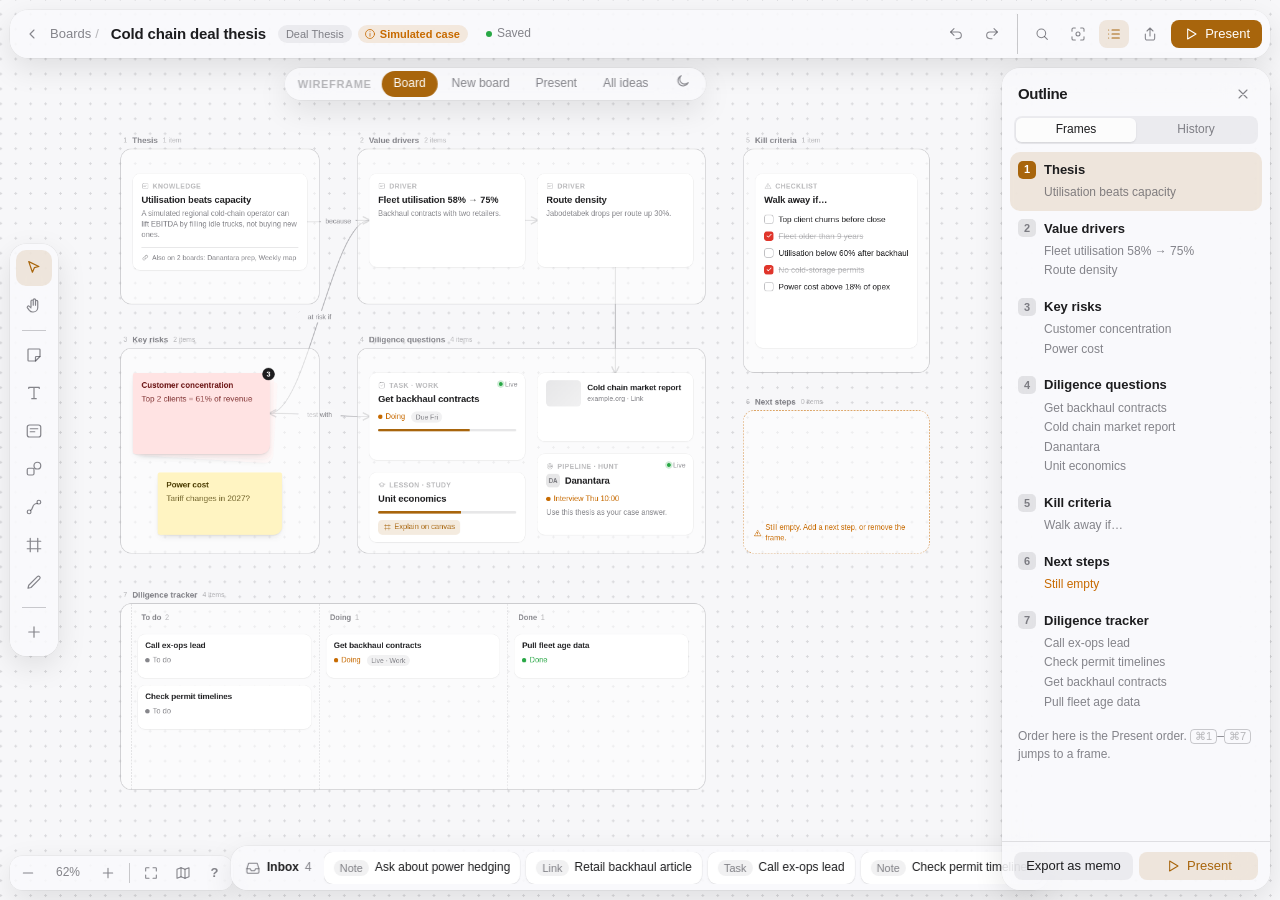
<file: design/concepts/studio-canvas-v6.html>
<!doctype html>
<html lang="id">
<head>
<meta charset="UTF-8">
<meta name="viewport" content="width=device-width, initial-scale=1, viewport-fit=cover">
<title>SELF Studio Canvas</title>
<style>
/* Same token set as rooms-wireframe-v4.html. Studio room tint from rooms.css. */
:root{
  color-scheme:light dark;
  --window:#fff;--canvas:#f7f7f9;--dot:rgba(60,60,67,.16);--surface:#fff;--surface-2:#f2f2f7;
  --label:#1d1d1f;--label-2:rgba(60,60,67,.62);--label-3:rgba(60,60,67,.36);
  --separator:rgba(60,60,67,.14);--separator-strong:rgba(60,60,67,.26);--fill:rgba(120,120,128,.1);--fill-2:rgba(120,120,128,.18);
  --material:rgba(250,250,252,.74);--material-strong:rgba(255,255,255,.86);
  --success:#28a745;--warning:#c76a00;--destructive:#e0352b;--link:#2369e0;
  --tint:#a8650c;--on-tint:#fff;--tint-soft:color-mix(in srgb,var(--tint) 13%,transparent);
  --sticky:#fff4c2;--sticky-ink:#4a3b00;--sticky-2:#e3f1ff;--sticky-2-ink:#0d3a66;--sticky-3:#ffe3e3;--sticky-3-ink:#6b1414;
  --font:-apple-system,BlinkMacSystemFont,"SF Pro Text","Inter","Segoe UI",Roboto,sans-serif;
  --font-display:-apple-system,BlinkMacSystemFont,"SF Pro Display","Inter","Segoe UI",Roboto,sans-serif;
  --t-large:26px;--t-title1:22px;--t-title2:17px;--t-title3:15px;--t-body:13px;--t-callout:12px;--t-sub:11px;
  --control:28px;--r-sm:6px;--r-md:10px;--r-lg:14px;--r-xl:18px;
  --shadow-1:0 1px 2px rgba(0,0,0,.05),0 0 0 .5px rgba(0,0,0,.07);
  --shadow-2:0 10px 30px rgba(0,0,0,.1),0 0 0 .5px rgba(0,0,0,.07);
  --ease-out:cubic-bezier(.22,1,.36,1);--spring:cubic-bezier(.34,1.36,.64,1);--fast:150ms;--dur:250ms;--slow:400ms;
}
@media (prefers-color-scheme:dark){:root:not([data-theme="light"]){
  --window:#000;--canvas:#0e0e10;--dot:rgba(235,235,245,.12);--surface:#1c1c1e;--surface-2:#2c2c2e;
  --label:#f5f5f7;--label-2:rgba(235,235,245,.62);--label-3:rgba(235,235,245,.34);
  --separator:rgba(84,84,88,.45);--separator-strong:rgba(84,84,88,.75);--fill:rgba(120,120,128,.2);--fill-2:rgba(120,120,128,.32);
  --material:rgba(30,30,32,.72);--material-strong:rgba(44,44,46,.9);
  --success:#30d158;--warning:#ff9f0a;--destructive:#ff453a;--link:#428cff;
  --tint:#f0b862;--on-tint:#1a1206;
  --sticky:#4a3f12;--sticky-ink:#fff1b8;--sticky-2:#13304f;--sticky-2-ink:#d4e9ff;--sticky-3:#4d1d1d;--sticky-3-ink:#ffd9d9;
  --shadow-1:0 0 0 .5px rgba(255,255,255,.09);--shadow-2:0 12px 32px rgba(0,0,0,.6),0 0 0 .5px rgba(255,255,255,.1);}}
:root[data-theme="dark"]{
  --window:#000;--canvas:#0e0e10;--dot:rgba(235,235,245,.12);--surface:#1c1c1e;--surface-2:#2c2c2e;
  --label:#f5f5f7;--label-2:rgba(235,235,245,.62);--label-3:rgba(235,235,245,.34);
  --separator:rgba(84,84,88,.45);--separator-strong:rgba(84,84,88,.75);--fill:rgba(120,120,128,.2);--fill-2:rgba(120,120,128,.32);
  --material:rgba(30,30,32,.72);--material-strong:rgba(44,44,46,.9);
  --success:#30d158;--warning:#ff9f0a;--destructive:#ff453a;--link:#428cff;
  --tint:#f0b862;--on-tint:#1a1206;
  --sticky:#4a3f12;--sticky-ink:#fff1b8;--sticky-2:#13304f;--sticky-2-ink:#d4e9ff;--sticky-3:#4d1d1d;--sticky-3-ink:#ffd9d9;
  --shadow-1:0 0 0 .5px rgba(255,255,255,.09);--shadow-2:0 12px 32px rgba(0,0,0,.6),0 0 0 .5px rgba(255,255,255,.1);}

*{box-sizing:border-box;margin:0;padding:0}
html,body{height:100%}
body{font:var(--t-body)/1.47 var(--font);background:var(--window);color:var(--label);-webkit-font-smoothing:antialiased;overflow:hidden}
button,input{font:inherit;color:inherit;background:none;border:0}
button{cursor:default}
:focus-visible{outline:3px solid color-mix(in srgb,var(--tint) 55%,transparent);outline-offset:1px;border-radius:var(--r-sm)}
[hidden]{display:none!important}
svg.i{width:16px;height:16px;fill:none;stroke:currentColor;stroke-width:1.6;stroke-linecap:round;stroke-linejoin:round;flex:none}
h1,h2,h3{font-family:var(--font-display);font-weight:600;letter-spacing:-.022em;line-height:1.2}
.glass{background:var(--material);-webkit-backdrop-filter:saturate(180%) blur(22px);backdrop-filter:saturate(180%) blur(22px);box-shadow:var(--shadow-2)}
@supports not (backdrop-filter:blur(1px)){.glass{background:var(--material-strong)}}
.glyph{width:30px;height:var(--control);display:grid;place-items:center;border-radius:8px;color:var(--label-2);transition:background var(--fast),color var(--fast),transform var(--fast)}
.glyph:hover{background:var(--fill);color:var(--label)}
.glyph[aria-pressed="true"]{background:var(--tint-soft);color:var(--tint)}
.glyph:active,.btn:active{transform:scale(.96)}
.btn{display:inline-flex;align-items:center;gap:6px;height:var(--control);padding:0 12px;border-radius:8px;font-weight:500;white-space:nowrap;transition:filter var(--fast),transform var(--fast)}
.btn.primary{background:var(--tint);color:var(--on-tint)}
.btn.primary:hover{filter:brightness(1.06)}
.btn.tinted{background:var(--tint-soft);color:var(--tint)}
.btn.gray{background:var(--fill)}
.sep{width:.5px;align-self:stretch;margin:4px 4px;background:var(--separator-strong)}
kbd{font:var(--t-sub) var(--font);color:var(--label-3);border:.5px solid var(--separator-strong);border-radius:4px;padding:0 4px;min-width:18px;text-align:center;display:inline-block}

/* ===== Demo switcher (wireframe-only) ===== */
.demo{position:fixed;top:68px;left:calc((100% - 290px)/2);transform:translateX(-50%);z-index:60;display:flex;gap:2px;padding:3px;border-radius:999px}
.demo button{white-space:nowrap;height:26px;padding:0 12px;border-radius:999px;font-size:var(--t-callout);color:var(--label-2);font-weight:500}
.demo button[aria-pressed="true"]{background:var(--tint);color:var(--on-tint)}
.demo .lbl{font-size:var(--t-sub);color:var(--label-3);padding:0 8px 0 10px;align-self:center;text-transform:uppercase;letter-spacing:.06em;font-weight:600}

/* ===== Editor chrome ===== */
.editor{position:fixed;inset:0;background:var(--canvas)}
.toolbar{position:absolute;top:10px;left:10px;right:10px;height:48px;display:flex;align-items:center;gap:6px;padding:0 8px;border-radius:var(--r-xl);z-index:20}
.crumb{display:flex;align-items:center;gap:4px;color:var(--label-2)}
.crumb .glyph{width:28px}
.board-title{font-weight:600;font-size:var(--t-title3);letter-spacing:-.01em;color:var(--label);padding:2px 6px;border-radius:6px}
.board-title:hover{background:var(--fill)}
.recipe-tag{font-size:var(--t-sub);color:var(--label-2);background:var(--fill);border-radius:999px;padding:1px 8px}
.saved{font-size:var(--t-callout);color:var(--label-2);display:flex;align-items:center;gap:5px;margin-left:6px}
.saved::before{content:"";width:6px;height:6px;border-radius:50%;background:var(--success)}
.flex{flex:1}

.dock{position:absolute;left:10px;top:50%;transform:translateY(-50%);display:flex;flex-direction:column;gap:2px;padding:6px;border-radius:16px;z-index:20}
.dock .glyph{width:36px;height:36px;border-radius:10px}
.dock .glyph svg.i{width:18px;height:18px}
.dock hr{border:0;border-top:.5px solid var(--separator-strong);margin:4px 6px}
.tip{position:relative}
.tip:hover::after{content:attr(data-tip);position:absolute;left:calc(100% + 10px);top:50%;transform:translateY(-50%);white-space:nowrap;background:var(--material-strong);color:var(--label);box-shadow:var(--shadow-2);padding:4px 8px;border-radius:6px;font-size:var(--t-callout);pointer-events:none;z-index:50}

.zoombar{position:absolute;left:10px;bottom:10px;display:flex;align-items:center;gap:2px;padding:3px;border-radius:12px;z-index:20}
.zoombar .z{min-width:46px;text-align:center;font-size:var(--t-callout);font-variant-numeric:tabular-nums;color:var(--label-2)}

/* ===== Canvas ===== */
.viewport{position:absolute;inset:0;overflow:hidden;cursor:default;touch-action:none}
.viewport.panning{cursor:grabbing}
.dots{position:absolute;inset:0;background-image:radial-gradient(var(--dot) 1px,transparent 1.2px);pointer-events:none}
.world{position:absolute;left:0;top:0;transform-origin:0 0;will-change:transform}
.world.animate{transition:transform 520ms var(--ease-out)}
.wires{position:absolute;left:0;top:0;width:4000px;height:3000px;overflow:visible;pointer-events:none}
.wires path{fill:none;stroke:var(--label-3);stroke-width:1.5}
.wires path.hot{stroke:var(--tint);stroke-width:2}
.wires text{font:500 11px var(--font);fill:var(--label-2)}
.wires .lbl-bg{fill:var(--canvas)}

.frame{position:absolute;border-radius:18px;background:color-mix(in srgb,var(--surface) 55%,transparent);border:.5px solid var(--separator-strong)}
.frame-h{position:absolute;left:4px;top:-26px;display:flex;align-items:center;gap:8px;font-weight:600;font-size:var(--t-body);color:var(--label-2);white-space:nowrap}
.frame-h .n{font-size:var(--t-sub);color:var(--label-3);font-weight:500}
.frame.dim{opacity:.28;transition:opacity var(--dur)}
.frame.empty-warn{border-style:dashed;border-color:color-mix(in srgb,var(--warning) 60%,transparent)}
.frame .hint{position:absolute;inset:auto 16px 14px;color:var(--warning);font-size:var(--t-callout);display:flex;gap:6px;align-items:center}

.obj{position:absolute;border-radius:12px;background:var(--surface);box-shadow:var(--shadow-1);padding:12px 14px;cursor:grab;transition:box-shadow var(--fast),transform var(--fast) var(--ease-out);user-select:none}
.obj:hover{box-shadow:var(--shadow-2)}
.obj.dragging{cursor:grabbing;transform:scale(1.02) rotate(-.4deg);box-shadow:0 18px 40px rgba(0,0,0,.18),0 0 0 .5px rgba(0,0,0,.08);z-index:5}
.obj.sel{outline:2px solid var(--tint);outline-offset:2px}
.obj.sel::after{content:"";position:absolute;right:-6px;bottom:-6px;width:10px;height:10px;border-radius:3px;background:var(--surface);border:2px solid var(--tint)}
.obj.match{box-shadow:0 0 0 3px color-mix(in srgb,var(--warning) 55%,transparent),var(--shadow-1)}
.obj .k{display:flex;align-items:center;gap:6px;font-size:var(--t-sub);font-weight:600;color:var(--label-3);text-transform:uppercase;letter-spacing:.05em;margin-bottom:4px}
.obj h4{font-size:var(--t-title3);font-weight:600;letter-spacing:-.01em;line-height:1.3}
.obj p{color:var(--label-2);font-size:var(--t-callout);margin-top:4px;line-height:1.45}
.obj.sticky{background:var(--sticky);color:var(--sticky-ink);box-shadow:0 1px 2px rgba(0,0,0,.08),0 6px 14px -8px rgba(0,0,0,.25);border-radius:4px 4px 14px 4px}
.obj.sticky.blue{background:var(--sticky-2);color:var(--sticky-2-ink)}.obj.sticky.red{background:var(--sticky-3);color:var(--sticky-3-ink)}
.obj.sticky p{color:inherit;opacity:.8;font-size:var(--t-body)}
.obj.sticky h4{font-size:var(--t-body)}
.obj.stack::before,.obj.stack::after{content:"";position:absolute;inset:0;border-radius:inherit;background:inherit;z-index:-1;box-shadow:inherit}
.obj.stack::before{transform:translate(5px,5px) rotate(2deg);opacity:.8}.obj.stack::after{transform:translate(9px,9px) rotate(3.5deg);opacity:.55;outline:0}
.stack-n{position:absolute;top:-8px;right:-8px;min-width:20px;height:20px;border-radius:10px;background:var(--label);color:var(--window);font-size:var(--t-sub);font-weight:700;display:grid;place-items:center;padding:0 5px}
.live{position:absolute;top:10px;right:12px;display:flex;align-items:center;gap:4px;font-size:var(--t-sub);color:var(--label-2)}
.live::before{content:"";width:6px;height:6px;border-radius:50%;background:var(--success);box-shadow:0 0 0 3px color-mix(in srgb,var(--success) 22%,transparent)}
.status{display:inline-flex;align-items:center;gap:5px;font-size:var(--t-callout);font-weight:500;white-space:nowrap}
.status::before{content:"";width:7px;height:7px;border-radius:50%;background:currentColor}
.status.late{color:var(--destructive)}.status.soon{color:var(--warning)}.status.ok{color:var(--success)}.status.idle{color:var(--label-2)}
.meta-row{display:flex;gap:10px;align-items:center;margin-top:10px;flex-wrap:wrap}
.chip{font-size:var(--t-sub);padding:1px 7px;border-radius:999px;background:var(--fill);color:var(--label-2);white-space:nowrap}
.backlink{display:flex;align-items:center;gap:5px;font-size:var(--t-sub);color:var(--label-2);margin-top:10px;padding-top:8px;border-top:.5px solid var(--separator)}
.checks{list-style:none;margin-top:8px}
.checks li{display:flex;gap:8px;align-items:flex-start;padding:4px 0;font-size:var(--t-body)}
.box{width:15px;height:15px;border-radius:4px;border:1.5px solid var(--label-3);flex:none;margin-top:2px;display:grid;place-items:center}
.box.on{background:var(--destructive);border-color:var(--destructive);color:#fff}
.box svg{width:10px;height:10px;stroke-width:2.6}
.progress{height:4px;border-radius:2px;background:var(--fill-2);margin-top:10px;overflow:hidden}.progress i{display:block;height:100%;background:var(--tint)}
.logo{width:22px;height:22px;border-radius:6px;background:var(--fill-2);display:inline-grid;place-items:center;font-size:10px;font-weight:700;color:var(--label-2)}
.link-prev{display:grid;grid-template-columns:56px 1fr;gap:10px;align-items:center}
.link-prev .th{height:42px;border-radius:6px;background:linear-gradient(135deg,var(--fill-2),var(--fill))}
.link-prev small{color:var(--label-2);font-size:var(--t-sub);display:block}

/* Format bar (contextual, above selection) */
.formatbar{position:absolute;z-index:25;display:flex;align-items:center;gap:2px;padding:4px;border-radius:12px;transform:translate(-50%,-100%);transition:opacity var(--fast);white-space:nowrap}
.swatch{width:18px;height:18px;border-radius:50%;margin:0 3px;box-shadow:inset 0 0 0 .5px rgba(0,0,0,.2)}
.formatbar .btn{height:26px;padding:0 8px;font-size:var(--t-callout)}
.multibar{position:absolute;z-index:25;display:flex;gap:2px;padding:4px;border-radius:12px;transform:translateX(-50%)}
.multibar .btn{height:26px;padding:0 9px;font-size:var(--t-callout)}
.marquee{position:absolute;border:1px solid var(--tint);background:var(--tint-soft);border-radius:4px;pointer-events:none;z-index:24}

/* Slash palette */
.palette{position:absolute;z-index:40;width:340px;border-radius:14px;overflow:hidden;animation:pop var(--dur) var(--spring)}
@keyframes pop{from{opacity:0;transform:scale(.96) translateY(-4px)}to{opacity:1;transform:none}}
.palette .q{display:flex;align-items:center;gap:8px;height:44px;padding:0 14px;border-bottom:.5px solid var(--separator)}
.palette .q input{flex:1;outline:none;font-size:var(--t-title3)}
.palette .q .slash{color:var(--tint);font-weight:700;font-size:var(--t-title3)}
.pal-list{max-height:360px;overflow:auto;padding:6px}
.pal-sec{font-size:var(--t-sub);font-weight:600;color:var(--label-3);padding:8px 8px 4px}
.pal-item{display:flex;align-items:center;gap:10px;width:100%;height:34px;padding:0 8px;border-radius:8px;text-align:left}
.pal-item .ico{width:24px;height:24px;border-radius:6px;background:var(--fill);display:grid;place-items:center;color:var(--label-2);flex:none}
.pal-item small{margin-left:auto;color:var(--label-3);font-size:var(--t-sub)}
.pal-item[aria-selected="true"]{background:var(--tint);color:var(--on-tint)}
.pal-item[aria-selected="true"] .ico{background:rgba(255,255,255,.22);color:inherit}
.pal-item[aria-selected="true"] small{color:inherit;opacity:.75}
.pal-foot{display:flex;gap:12px;padding:8px 14px;border-top:.5px solid var(--separator);font-size:var(--t-sub);color:var(--label-3)}

/* Outline (right) */
.outline{position:absolute;right:10px;top:68px;bottom:10px;width:268px;border-radius:var(--r-xl);z-index:20;display:flex;flex-direction:column;overflow:hidden;transform:translateX(0);transition:transform var(--dur) var(--ease-out),opacity var(--dur)}
.outline.closed{transform:translateX(calc(100% + 20px));opacity:0;pointer-events:none}
.ol-head{display:flex;align-items:center;gap:6px;padding:12px 12px 8px 16px}
.ol-head h3{font-size:var(--t-title3);flex:1}
.ol-tabs{display:flex;margin:0 12px 8px;padding:2px;border-radius:8px;background:var(--fill)}
.ol-tabs button{flex:1;height:24px;border-radius:6px;font-size:var(--t-callout);color:var(--label-2)}
.ol-tabs button[aria-selected="true"]{background:var(--material-strong);color:var(--label);font-weight:500;box-shadow:0 1px 2px rgba(0,0,0,.1)}
.ol-body{flex:1;overflow:auto;padding:0 8px 12px}
.ol-frame{display:block;width:100%;text-align:left;padding:8px;border-radius:10px}
.ol-frame:hover{background:var(--fill)}
.ol-frame.on{background:var(--tint-soft)}
.ol-frame .t{display:flex;gap:8px;align-items:center;font-weight:600}
.ol-frame .num{width:18px;height:18px;border-radius:5px;background:var(--fill-2);font-size:var(--t-sub);display:grid;place-items:center;color:var(--label-2);flex:none}
.ol-frame.on .num{background:var(--tint);color:var(--on-tint)}
.ol-frame ul{list-style:none;margin:4px 0 0 26px;color:var(--label-2);font-size:var(--t-callout)}
.ol-frame li{padding:1px 0;white-space:nowrap;overflow:hidden;text-overflow:ellipsis}
.ol-frame .warn{color:var(--warning)}
.history-item{display:flex;gap:10px;padding:8px;border-radius:10px;align-items:flex-start}
.history-item:hover{background:var(--fill)}
.history-item .dotv{width:8px;height:8px;border-radius:50%;background:var(--label-3);margin-top:5px;flex:none}
.history-item.now .dotv{background:var(--tint)}
.history-item small{display:block;color:var(--label-2);font-size:var(--t-callout)}
.ol-foot{padding:10px 12px;border-top:.5px solid var(--separator);display:flex;gap:6px}
.ol-foot .btn{flex:1;justify-content:center}

/* Tray (Inbox captures) */
.tray{position:absolute;left:50%;bottom:10px;transform:translateX(-50%);z-index:20;border-radius:16px;padding:6px;display:flex;align-items:center;gap:6px;max-width:calc(100% - 420px)}
.tray .lbl{display:flex;align-items:center;gap:6px;padding:0 6px 0 8px;color:var(--label-2);font-size:var(--t-callout);white-space:nowrap}
.tray .lbl b{color:var(--label);font-weight:600}
.cap{display:flex;align-items:center;gap:6px;height:32px;padding:0 10px;border-radius:9px;background:var(--surface);box-shadow:var(--shadow-1);font-size:var(--t-callout);white-space:nowrap;cursor:grab;transition:transform var(--fast) var(--ease-out),opacity var(--dur)}
.cap:hover{transform:translateY(-2px)}
.cap .chip{padding:0 6px}
.tray .scroll{display:flex;gap:6px;overflow:hidden}

/* Toast */
.toast{position:fixed;left:50%;bottom:70px;transform:translate(-50%,20px);opacity:0;z-index:70;display:flex;align-items:center;gap:12px;padding:8px 8px 8px 14px;border-radius:12px;background:#1d1d1f;color:#f5f5f7;font-size:var(--t-body);box-shadow:var(--shadow-2);transition:all var(--dur) var(--ease-out);pointer-events:none}
.toast.on{opacity:1;transform:translate(-50%,0);pointer-events:auto}
.toast button{color:#f0b862;font-weight:600;padding:4px 8px;border-radius:6px}
:root[data-theme="dark"] .toast{background:#f5f5f7;color:#1d1d1f}:root[data-theme="dark"] .toast button{color:#a8650c}

/* Minimap */
.minimap{position:absolute;right:10px;bottom:10px;width:180px;height:116px;border-radius:12px;z-index:19;padding:6px;transition:right var(--dur) var(--ease-out)}
.outline:not(.closed)~.minimap{right:288px}
.minimap svg{width:100%;height:100%}

/* ===== Empty board ===== */
.empty-wrap{position:absolute;inset:0;display:grid;place-items:center;z-index:15;pointer-events:none}
.empty-card{pointer-events:auto;width:min(720px,calc(100% - 140px));text-align:center}
.empty-card h1{font-size:var(--t-large);margin-bottom:6px}
.empty-card .sub{color:var(--label-2);font-size:var(--t-title3);margin-bottom:24px}
.moves{display:grid;grid-template-columns:repeat(3,1fr);gap:12px;margin-bottom:28px}
.move{background:var(--surface);border-radius:var(--r-lg);box-shadow:var(--shadow-1);padding:16px;text-align:left;transition:transform var(--fast) var(--ease-out),box-shadow var(--fast)}
.move:hover{transform:translateY(-2px);box-shadow:var(--shadow-2)}
.move .ico{width:32px;height:32px;border-radius:9px;background:var(--tint-soft);color:var(--tint);display:grid;place-items:center;margin-bottom:10px}
.move b{display:block;font-weight:600}
.move span{color:var(--label-2);font-size:var(--t-callout)}
.move kbd{float:right}
.recipes-h{display:flex;align-items:baseline;justify-content:space-between;margin:0 2px 10px;text-align:left}
.recipes-h b{font-size:var(--t-title3)}
.recipes{display:grid;grid-template-columns:repeat(3,1fr);gap:12px;text-align:left}
.recipe{background:var(--surface);border-radius:var(--r-lg);box-shadow:var(--shadow-1);overflow:hidden;transition:transform var(--fast) var(--ease-out)}
.recipe:hover{transform:translateY(-2px)}
.recipe .pv{height:74px;background:color-mix(in srgb,var(--fill) 60%,var(--surface));display:block}
.recipe .pv svg{width:100%;height:100%}
.recipe div{padding:10px 12px}
.recipe b{display:block;font-weight:600}
.recipe span{color:var(--label-2);font-size:var(--t-callout)}

/* ===== Present ===== */
.present{position:fixed;inset:0;background:#000;color:#f5f5f7;z-index:55;display:grid;grid-template-columns:1fr 320px}
.stage{display:grid;place-items:center;padding:56px 40px 80px;position:relative}
.slide{width:100%;max-width:960px;aspect-ratio:16/10;background:#1c1c1e;border-radius:18px;padding:44px 52px;display:flex;flex-direction:column;animation:slide var(--slow) var(--ease-out)}
@keyframes slide{from{opacity:0;transform:translateX(24px)}to{opacity:1;transform:none}}
.slide .k{font-size:13px;color:#f0b862;font-weight:600;margin-bottom:6px}
.slide h2{font-size:40px;letter-spacing:-.03em;margin-bottom:24px}
.slide .cards{display:grid;grid-template-columns:repeat(2,1fr);gap:16px;flex:1;align-content:start}
.slide .c{background:#2c2c2e;border-radius:14px;padding:18px 20px}
.slide .c b{font-size:19px;display:block;letter-spacing:-.01em}
.slide .c p{color:rgba(235,235,245,.62);font-size:15px;margin-top:6px}
.pbar{position:absolute;left:40px;right:40px;bottom:28px;display:flex;align-items:center;gap:14px;color:rgba(235,235,245,.6);font-size:13px}
.pdots{display:flex;gap:6px;flex:1;justify-content:center}
.pdots i{width:28px;height:4px;border-radius:2px;background:rgba(235,235,245,.2)}
.pdots i.on{background:#f0b862}.pdots i.done{background:rgba(235,235,245,.55)}
.pbar button{color:#f5f5f7;width:34px;height:34px;border-radius:50%;background:rgba(255,255,255,.1);display:grid;place-items:center}
.presenter{background:#111113;border-left:.5px solid rgba(84,84,88,.6);padding:20px;display:flex;flex-direction:column;gap:18px;overflow:auto}
.presenter h3{font-size:12px;color:rgba(235,235,245,.5);font-weight:600;text-transform:uppercase;letter-spacing:.06em;margin-bottom:6px}
.timer{font-size:44px;font-weight:300;font-variant-numeric:tabular-nums;letter-spacing:-.02em}
.pace{font-size:13px;color:#30d158}
.notes{font-size:15px;line-height:1.55;color:rgba(235,235,245,.85)}
.next{background:#1c1c1e;border-radius:12px;padding:14px;font-size:14px}
.next small{color:rgba(235,235,245,.5);display:block;margin-bottom:4px}
.pclose{position:absolute;top:16px;left:16px;color:rgba(235,235,245,.7);font-size:13px;padding:6px 10px;border-radius:8px;background:rgba(255,255,255,.08)}

/* ===== Ideas ===== */
.ideas{position:fixed;inset:0;overflow:auto;background:var(--window);z-index:50;padding:112px 32px 80px}
.ideas-in{max-width:1080px;margin:0 auto}
.ideas .eyebrow{color:var(--tint);font-weight:600;font-size:var(--t-callout)}
.ideas h1{font-size:var(--t-large);margin:2px 0 6px}
.ideas .lead{color:var(--label-2);font-size:var(--t-title3);max-width:680px;margin-bottom:20px;letter-spacing:-.01em}
.legend{display:flex;gap:16px;flex-wrap:wrap;margin-bottom:24px;font-size:var(--t-callout);color:var(--label-2);align-items:center}
.pill{display:inline-flex;align-items:center;gap:5px;font-size:var(--t-sub);font-weight:600;padding:2px 8px;border-radius:999px;white-space:nowrap}
.pill.shown{background:var(--tint-soft);color:var(--tint)}
.pill.p-idea{background:var(--fill);color:var(--label-2)}
.pill.exists{background:color-mix(in srgb,var(--success) 14%,transparent);color:var(--success)}
.filters{display:flex;gap:6px;flex-wrap:wrap}
.filters button{height:26px;padding:0 10px;border-radius:999px;background:var(--fill);font-size:var(--t-callout);color:var(--label-2)}
.filters button[aria-pressed="true"]{background:var(--label);color:var(--window)}
.idea-group{margin-top:28px}
.idea-group h2{font-size:var(--t-title2);margin:0 4px 4px}
.idea-group .why{color:var(--label-2);margin:0 4px 12px;max-width:680px}
.idea-grid{display:grid;grid-template-columns:repeat(2,1fr);gap:10px}
.idea{background:var(--surface);border-radius:var(--r-lg);box-shadow:var(--shadow-1);padding:14px 16px;display:grid;grid-template-columns:28px 1fr;gap:4px 12px}
.idea .no{font-size:var(--t-callout);color:var(--label-3);font-weight:600;font-variant-numeric:tabular-nums;padding-top:1px}
.idea b{font-weight:600;font-size:var(--t-title3);letter-spacing:-.01em}
.idea p{grid-column:2;color:var(--label-2)}
.idea .tags{grid-column:2;display:flex;gap:6px;margin-top:6px;flex-wrap:wrap;align-items:center}
.idea .eff{font-size:var(--t-sub);color:var(--label-3)}
.top3{display:grid;grid-template-columns:repeat(3,1fr);gap:12px;margin-bottom:8px}
.top3 .panel{background:var(--surface);border-radius:var(--r-lg);box-shadow:var(--shadow-1);padding:16px}
.top3 .rank{font-size:var(--t-large);font-weight:700;color:var(--tint);letter-spacing:-.03em}
.top3 b{display:block;font-size:var(--t-title3);margin:4px 0}
.top3 p{color:var(--label-2)}

/* ===== Phone ===== */
@media (max-width:734px){
  :root{--t-large:30px;--t-title3:17px;--t-body:15px;--t-callout:13px;--t-sub:12px;--control:40px}
  .demo{top:auto;left:50%;bottom:calc(76px + env(safe-area-inset-bottom));max-width:calc(100% - 24px);overflow-x:auto}.demo button{padding:0 9px}.demo .lbl{display:none}
  .toolbar{top:8px;left:8px;right:8px;padding:0 4px}
  .toolbar .wide,.recipe-tag,.saved{display:none}
  .dock{top:auto;bottom:calc(10px + env(safe-area-inset-bottom));left:50%;transform:translateX(-50%);flex-direction:row;padding:5px}
  .dock hr{border-top:0;border-left:.5px solid var(--separator-strong);margin:6px 2px}
  .dock .glyph{width:42px;height:42px}
  .dock .more-tools{display:none}
  .tip:hover::after{display:none}
  .zoombar,.minimap,.tray{display:none}
  .outline{left:0;right:0;top:auto;bottom:0;width:auto;height:62vh;border-radius:16px 16px 0 0}
  .outline.closed{transform:translateY(100%)}
  .palette{left:8px!important;right:8px;top:64px!important;width:auto}
  .formatbar .wide{display:none}
  .moves,.recipes{grid-template-columns:1fr}.recipes .recipe:nth-child(n+4){display:none}
  .empty-card{width:calc(100% - 32px);padding:76px 0 220px}.empty-wrap{place-items:start center;overflow:auto;pointer-events:auto}
  .present{grid-template-columns:1fr}.presenter{display:none}.slide{padding:24px}.slide h2{font-size:26px}.slide .cards{grid-template-columns:1fr}.slide .c b{font-size:16px}.stage{padding:56px 12px 80px}.slide{aspect-ratio:auto}
  .ideas{padding:16px 16px 140px}.idea-grid,.top3{grid-template-columns:1fr}
}
@media (prefers-reduced-motion:reduce){*{transition-duration:0s!important;animation:none!important}}

/* ===== v6 additions ===== */
.sim-chip{display:inline-flex;align-items:center;gap:4px;font-size:var(--t-sub);font-weight:600;color:var(--warning);background:color-mix(in srgb,var(--warning) 12%,transparent);border-radius:999px;padding:1px 8px 1px 6px;white-space:nowrap}
.sim-chip svg.i{width:12px;height:12px}
.saved{border-radius:6px;padding:2px 6px}
.saved:hover{background:var(--fill)}
.saved.offline{color:var(--warning)}.saved.offline::before{background:var(--warning)}

/* Handles for drag-out connect */
.handle{position:absolute;width:14px;height:14px;border-radius:50%;background:var(--surface);border:2px solid var(--tint);z-index:3;cursor:crosshair;transition:transform var(--fast) var(--spring)}
.handle:hover{transform:scale(1.35)}
.handle[data-side="n"]{top:-9px;left:calc(50% - 7px)}.handle[data-side="s"]{bottom:-9px;left:calc(50% - 7px)}
.handle[data-side="e"]{right:-9px;top:calc(50% - 7px)}.handle[data-side="w"]{left:-9px;top:calc(50% - 7px)}
.obj.sel::after{display:none}
.wires path.temp{stroke:var(--tint);stroke-width:2;stroke-dasharray:5 5}
.ink{position:absolute;left:0;top:0;width:4000px;height:3000px;overflow:visible;pointer-events:none}
.ink path{fill:none;stroke:var(--label);stroke-width:3;stroke-linecap:round;stroke-linejoin:round;opacity:.85;transition:opacity var(--slow)}
.viewport.pen{cursor:crosshair}

/* Editing + shapes */
.obj [contenteditable="true"]{outline:none;cursor:text;min-height:1.3em;user-select:text}
.obj [contenteditable="true"]:empty::before{content:attr(data-ph);opacity:.45}
.obj.editing{outline:2px solid var(--tint);outline-offset:2px;cursor:text}
.obj.shape{display:grid;place-items:center;text-align:center;background:var(--surface);border:2px solid var(--label-2);box-shadow:none}
.obj.shape.ellipse{border-radius:50%}
.obj.shape h4{font-size:var(--t-body);font-weight:500;color:var(--label-2)}
.obj.kc-target{outline:2px dashed var(--tint);outline-offset:4px}
.obj .inline-btn{margin-top:10px;height:24px;padding:0 9px;border-radius:7px;background:var(--tint-soft);color:var(--tint);font-size:var(--t-callout);font-weight:500;display:inline-flex;align-items:center;gap:5px}
.obj.mini{padding:10px 12px}
.obj.mini h4{font-size:var(--t-body)}

/* Frames v6 */
.frame-h{cursor:grab;padding:2px 6px;margin-left:-6px;border-radius:6px;pointer-events:auto}
.frame-h:hover{background:var(--fill)}
.frame.fsel{border-color:var(--tint);box-shadow:0 0 0 1px var(--tint)}
.frame .lock{color:var(--label-3)}
.frame.shake{animation:shake 360ms var(--ease-out)}
@keyframes shake{20%{transform:translateX(-5px)}45%{transform:translateX(4px)}70%{transform:translateX(-2px)}}
.frame .hint{pointer-events:none}
.kcol{position:absolute;top:0;bottom:0;border-left:.5px dashed var(--separator-strong)}
.kcol:first-child{border-left:0}
.kcol-h{position:absolute;top:14px;left:16px;font-size:var(--t-callout);font-weight:600;color:var(--label-2);display:flex;gap:6px}
.kcol-h span{color:var(--label-3);font-weight:400}
.kcol.drop{background:var(--tint-soft)}
.framebar{position:absolute;z-index:25;display:flex;align-items:center;gap:4px;padding:4px;border-radius:12px;white-space:nowrap}
.framebar .seg{display:inline-flex;padding:2px;border-radius:8px;background:var(--fill)}
.framebar .seg button{height:22px;padding:0 9px;border-radius:6px;font-size:var(--t-callout);color:var(--label-2)}
.framebar .seg button[aria-pressed="true"]{background:var(--material-strong);color:var(--label);font-weight:500;box-shadow:0 1px 2px rgba(0,0,0,.1)}
.framebar .btn{height:26px;padding:0 9px;font-size:var(--t-callout)}
.framebar .ttl{font-size:var(--t-callout);font-weight:600;padding:0 6px 0 4px}

/* Semantic zoom: far out, only frame titles and quiet blocks */
.world.far .obj{background:var(--fill-2)!important;box-shadow:none!important;color:transparent!important;border-color:transparent!important}
.world.far .obj>*{visibility:hidden}
.world.far .frame-h{font-size:calc(15px * var(--inv,1));top:calc(-30px * var(--inv,1));color:var(--label)}
.world.far .frame-h .n:last-child{display:none}
.world.far .wires{opacity:.35}
.world.far .kcol-h{visibility:hidden}

/* Popovers + sheets */
.pop{position:absolute;z-index:45;border-radius:14px;padding:6px;min-width:240px;animation:pop var(--dur) var(--spring)}
.pop .row{display:flex;align-items:center;gap:10px;width:100%;height:32px;padding:0 10px;border-radius:8px;text-align:left}
.pop .row:hover{background:var(--fill)}
.pop .row small{margin-left:auto;color:var(--label-3);font-size:var(--t-sub)}
.pop .row[aria-disabled="true"]{color:var(--label-3)}
.pop .row[aria-disabled="true"]:hover{background:none}
.pop hr{border:0;border-top:.5px solid var(--separator);margin:4px 6px}
.pop .cap-h{font-size:var(--t-sub);font-weight:600;color:var(--label-3);padding:6px 10px 2px}
.findpop{display:flex;align-items:center;gap:6px;min-width:0;width:320px;padding:6px 6px 6px 12px}
.findpop input{flex:1;outline:none;min-width:0}
.findpop .count{font-size:var(--t-callout);color:var(--label-2);font-variant-numeric:tabular-nums;white-space:nowrap}
.banner{position:absolute;left:50%;top:112px;transform:translateX(-50%);z-index:45;border-radius:12px;padding:8px 14px;font-size:var(--t-body);display:flex;gap:10px;align-items:center;white-space:nowrap}
.banner b{font-weight:600}
.banner .keys{color:var(--label-2);font-size:var(--t-callout)}
.scrim2{position:fixed;inset:0;background:rgba(0,0,0,.25);z-index:56;animation:fade var(--dur)}
@keyframes fade{from{opacity:0}}
.sheet{position:fixed;left:50%;top:50%;transform:translate(-50%,-50%);z-index:57;width:min(520px,calc(100% - 32px));max-height:calc(100% - 64px);overflow:auto;background:var(--surface);border-radius:16px;box-shadow:var(--shadow-2);padding:20px;animation:pop var(--dur) var(--spring)}
.sheet h2{font-size:var(--t-title2);margin-bottom:2px}
.sheet .sub{color:var(--label-2);margin-bottom:16px}
.sheet .grp{background:var(--surface-2);border-radius:12px;margin-bottom:14px}
.sheet .grp-h{font-size:var(--t-sub);font-weight:600;color:var(--label-3);margin:0 4px 6px;text-transform:uppercase;letter-spacing:.05em}
.sheet .opt{display:flex;align-items:center;gap:10px;width:100%;min-height:40px;padding:8px 12px;text-align:left;position:relative}
.sheet .opt+.opt::before{content:"";position:absolute;top:0;left:12px;right:0;border-top:.5px solid var(--separator)}
.sheet .opt small{display:block;color:var(--label-2);font-size:var(--t-callout)}
.sheet .opt .radio{width:16px;height:16px;border-radius:50%;border:1.5px solid var(--label-3);flex:none}
.sheet .opt[aria-checked="true"] .radio{border:5px solid var(--tint)}
.sheet .foot{display:flex;justify-content:flex-end;gap:8px;margin-top:6px}
.switch{margin-left:auto;width:38px;height:22px;border-radius:11px;background:var(--fill-2);position:relative;flex:none;transition:background var(--fast)}
.switch::after{content:"";position:absolute;top:2px;left:2px;width:18px;height:18px;border-radius:50%;background:#fff;box-shadow:0 1px 3px rgba(0,0,0,.2);transition:transform var(--dur) var(--spring)}
.switch[aria-checked="true"]{background:var(--success)}.switch[aria-checked="true"]::after{transform:translateX(16px)}
.keys-grid{display:grid;grid-template-columns:1fr 1fr;gap:4px 24px}
.keys-grid div{display:flex;justify-content:space-between;gap:12px;padding:5px 0;border-bottom:.5px solid var(--separator);font-size:var(--t-body)}
.keys-grid kbd{font-size:var(--t-callout);color:var(--label-2)}

/* Present v6 */
.pmode{position:absolute;top:16px;left:50%;transform:translateX(-50%);display:flex;padding:2px;border-radius:9px;background:rgba(255,255,255,.1);z-index:2}
.pmode button{height:26px;padding:0 14px;border-radius:7px;font-size:13px;color:rgba(235,235,245,.7)}
.pmode button[aria-pressed="true"]{background:rgba(255,255,255,.2);color:#fff;font-weight:600}
.slide .k .simc{color:#ff9f0a;margin-left:8px}
.slide .empty-slide{flex:1;display:grid;place-items:center;color:rgba(235,235,245,.45);font-size:17px;border:1.5px dashed rgba(235,235,245,.18);border-radius:14px}
.flash{width:100%;max-width:720px;display:flex;flex-direction:column;gap:16px;animation:slide var(--slow) var(--ease-out)}
.fcard{background:#1c1c1e;border-radius:20px;padding:36px 40px;min-height:340px;display:flex;flex-direction:column}
.fcard .k{font-size:13px;color:#f0b862;font-weight:600}
.fcard h2{font-size:30px;letter-spacing:-.025em;margin:8px 0 20px;line-height:1.2}
.star{display:grid;grid-template-columns:28px 1fr;gap:8px 12px;font-size:16px;color:rgba(235,235,245,.85)}
.star b{color:#f0b862}
.fcard .noans{color:rgba(235,235,245,.5);font-size:16px;border:1.5px dashed rgba(235,235,245,.18);border-radius:12px;padding:18px}
.fcard .sample{margin-top:auto;padding-top:16px;font-size:12px;color:rgba(235,235,245,.45)}
.factions{display:flex;gap:10px;justify-content:center}
.factions button{height:40px;padding:0 18px;border-radius:10px;background:rgba(255,255,255,.1);color:#fff;font-size:15px;font-weight:500}
.factions button.go{background:#f0b862;color:#1a1206}
.fprog{text-align:center;color:rgba(235,235,245,.55);font-size:13px}
.rec{display:flex;align-items:center;gap:10px}
.rec button{height:32px;padding:0 12px;border-radius:9px;background:rgba(255,255,255,.1);color:#fff;font-size:13px;font-weight:500;display:flex;align-items:center;gap:7px}
.rec .dot{width:9px;height:9px;border-radius:50%;background:#ff453a}
.rec.on .dot{animation:blink 1s infinite}
@keyframes blink{50%{opacity:.3}}
.laps{list-style:none;font-size:13px;color:rgba(235,235,245,.7)}
.laps li{display:flex;justify-content:space-between;padding:3px 0;border-bottom:.5px solid rgba(84,84,88,.5)}
.laps li.long{color:#ff9f0a}

/* Ideas v6 */
.idea .try{margin-left:auto;height:26px;padding:0 10px;border-radius:8px;background:var(--tint-soft);color:var(--tint);font-size:var(--t-callout);font-weight:600;display:inline-flex;align-items:center;gap:5px}
.idea .try svg{width:11px;height:11px}
.idea .how{grid-column:2;font-size:var(--t-callout);color:var(--label-2);display:flex;gap:6px;align-items:center;margin-top:2px}
.idea .how svg{width:12px;height:12px;color:var(--label-3)}
.back-ideas{position:fixed;left:10px;bottom:58px;z-index:55;height:34px;padding:0 14px;border-radius:999px;font-weight:500;display:flex;align-items:center;gap:6px}
@media (max-width:734px){
  .sim-chip{display:none}.framebar .wide{display:none}.findpop{width:calc(100% - 16px);left:8px!important}
  .banner{white-space:normal;width:calc(100% - 24px);top:64px}.keys-grid{grid-template-columns:1fr}
  .pmode{top:56px}.fcard{padding:24px}.fcard h2{font-size:22px}.back-ideas{left:8px;bottom:calc(124px + env(safe-area-inset-bottom))}.banner{top:112px}
}

</style>
</head>
<body>
<svg width="0" height="0" style="position:absolute" aria-hidden="true">
  <symbol id="i-back" viewBox="0 0 24 24"><path d="m15 18-6-6 6-6"/></symbol>
  <symbol id="i-select" viewBox="0 0 24 24"><path d="M5 3.5 18.5 10l-6 1.6-2.6 6z"/></symbol>
  <symbol id="i-hand" viewBox="0 0 24 24"><path d="M8 13V5.5a1.5 1.5 0 0 1 3 0V11M11 10V4a1.5 1.5 0 0 1 3 0v7M14 10.5V6a1.5 1.5 0 0 1 3 0v8a6 6 0 0 1-6 6h-.6a6 6 0 0 1-4.6-2.2L3.3 14.6a1.6 1.6 0 0 1 2.4-2.1L8 14.5"/></symbol>
  <symbol id="i-sticky" viewBox="0 0 24 24"><path d="M4 5a1 1 0 0 1 1-1h14a1 1 0 0 1 1 1v9l-6 6H5a1 1 0 0 1-1-1z"/><path d="M14 20v-5a1 1 0 0 1 1-1h5"/></symbol>
  <symbol id="i-text" viewBox="0 0 24 24"><path d="M5 6V4.5h14V6M12 4.5v15M9 19.5h6"/></symbol>
  <symbol id="i-shape" viewBox="0 0 24 24"><rect x="3" y="11" width="9" height="9" rx="2"/><circle cx="16.5" cy="7.5" r="4.5"/></symbol>
  <symbol id="i-connect" viewBox="0 0 24 24"><circle cx="5.5" cy="18.5" r="2.5"/><circle cx="18.5" cy="5.5" r="2.5"/><path d="M7.5 16.5c3-1 2-6 5-8s3-.8 4-1"/></symbol>
  <symbol id="i-card" viewBox="0 0 24 24"><rect x="3" y="4" width="18" height="16" rx="3"/><path d="M7 9h10M7 13h6"/></symbol>
  <symbol id="i-frame" viewBox="0 0 24 24"><path d="M7 3v18M17 3v18M3 7h18M3 17h18"/></symbol>
  <symbol id="i-image" viewBox="0 0 24 24"><rect x="3" y="4" width="18" height="16" rx="3"/><circle cx="9" cy="10" r="1.8"/><path d="m21 16-5-5-9 9"/></symbol>
  <symbol id="i-pen" viewBox="0 0 24 24"><path d="M16.5 3.5a2.1 2.1 0 0 1 3 3L8 18l-4 1 1-4z"/></symbol>
  <symbol id="i-plus" viewBox="0 0 24 24"><path d="M12 5v14M5 12h14"/></symbol>
  <symbol id="i-minus" viewBox="0 0 24 24"><path d="M5 12h14"/></symbol>
  <symbol id="i-undo" viewBox="0 0 24 24"><path d="M9 14 4 9l5-5"/><path d="M4 9h11a5 5 0 0 1 0 10h-3"/></symbol>
  <symbol id="i-redo" viewBox="0 0 24 24"><path d="m15 14 5-5-5-5"/><path d="M20 9H9a5 5 0 0 0 0 10h3"/></symbol>
  <symbol id="i-play" viewBox="0 0 24 24"><path d="M7 4.5v15l12.5-7.5z"/></symbol>
  <symbol id="i-outline" viewBox="0 0 24 24"><path d="M9 6h11M9 12h11M9 18h11M4 6h.01M4 12h.01M4 18h.01"/></symbol>
  <symbol id="i-share" viewBox="0 0 24 24"><path d="M12 15V3M7.5 7.5 12 3l4.5 4.5"/><path d="M5 12v6.5A2.5 2.5 0 0 0 7.5 21h9a2.5 2.5 0 0 0 2.5-2.5V12"/></symbol>
  <symbol id="i-search" viewBox="0 0 24 24"><circle cx="11" cy="11" r="6.5"/><path d="m20 20-4.2-4.2"/></symbol>
  <symbol id="i-fit" viewBox="0 0 24 24"><path d="M4 9V5a1 1 0 0 1 1-1h4M15 4h4a1 1 0 0 1 1 1v4M20 15v4a1 1 0 0 1-1 1h-4M9 20H5a1 1 0 0 1-1-1v-4"/></symbol>
  <symbol id="i-map" viewBox="0 0 24 24"><path d="M9 4 3 6.5v13.5l6-2.5 6 2.5 6-2.5V4l-6 2.5z"/><path d="M9 4v13.5M15 6.5V20"/></symbol>
  <symbol id="i-check" viewBox="0 0 24 24"><path d="M20 6 9 17l-5-5"/></symbol>
  <symbol id="i-work" viewBox="0 0 24 24"><rect x="3" y="3" width="18" height="18" rx="4.5"/><path d="m8.5 12 2.5 2.5 4.5-5"/></symbol>
  <symbol id="i-hunt" viewBox="0 0 24 24"><circle cx="12" cy="12" r="9"/><circle cx="12" cy="12" r="5"/><circle cx="12" cy="12" r="1.2"/></symbol>
  <symbol id="i-study" viewBox="0 0 24 24"><path d="M22 9.5 12 5 2 9.5 12 14l10-4.5Z"/><path d="M6 11.8V16c3 2.7 9 2.7 12 0v-4.2"/></symbol>
  <symbol id="i-inbox" viewBox="0 0 24 24"><path d="M3 13h5l1.5 3h5l1.5-3h5"/><path d="M5.5 5h13L21 13v5a2 2 0 0 1-2 2H5a2 2 0 0 1-2-2v-5z"/></symbol>
  <symbol id="i-link" viewBox="0 0 24 24"><path d="M10 14a4 4 0 0 0 5.7 0l3-3a4 4 0 0 0-5.7-5.7l-1 1"/><path d="M14 10a4 4 0 0 0-5.7 0l-3 3a4 4 0 0 0 5.7 5.7l1-1"/></symbol>
  <symbol id="i-layers" viewBox="0 0 24 24"><path d="m12 3 9 5-9 5-9-5 9-5Z"/><path d="m3 13 9 5 9-5"/></symbol>
  <symbol id="i-align" viewBox="0 0 24 24"><path d="M4 3v18"/><rect x="7" y="6" width="12" height="4" rx="1.5"/><rect x="7" y="14" width="7" height="4" rx="1.5"/></symbol>
  <symbol id="i-grid" viewBox="0 0 24 24"><rect x="3.5" y="3.5" width="7" height="7" rx="1.5"/><rect x="13.5" y="3.5" width="7" height="7" rx="1.5"/><rect x="3.5" y="13.5" width="7" height="7" rx="1.5"/><rect x="13.5" y="13.5" width="7" height="7" rx="1.5"/></symbol>
  <symbol id="i-more" viewBox="0 0 24 24"><circle cx="5.5" cy="12" r="1"/><circle cx="12" cy="12" r="1"/><circle cx="18.5" cy="12" r="1"/></symbol>
  <symbol id="i-clock" viewBox="0 0 24 24"><circle cx="12" cy="12" r="9"/><path d="M12 7v5l3 2"/></symbol>
  <symbol id="i-warn" viewBox="0 0 24 24"><path d="M12 4 2.5 20h19z"/><path d="M12 10v4.5M12 17.5v.01"/></symbol>
  <symbol id="i-paste" viewBox="0 0 24 24"><rect x="5" y="4" width="14" height="17" rx="2.5"/><path d="M9 4V3h6v1M9 10h6M9 14h4"/></symbol>
  <symbol id="i-type" viewBox="0 0 24 24"><rect x="3" y="6" width="18" height="12" rx="3"/><path d="M7 10h.01M11 10h.01M15 10h.01M8 14h8"/></symbol>
  <symbol id="i-recipe" viewBox="0 0 24 24"><rect x="3" y="3" width="7.5" height="9" rx="2"/><rect x="13.5" y="3" width="7.5" height="5" rx="2"/><rect x="13.5" y="11" width="7.5" height="10" rx="2"/><rect x="3" y="15" width="7.5" height="6" rx="2"/></symbol>
  <symbol id="i-history" viewBox="0 0 24 24"><path d="M3.5 12a8.5 8.5 0 1 0 2.5-6L3.5 8.5"/><path d="M3.5 3.5v5h5M12 8v4l3 2"/></symbol>
  <symbol id="i-moon" viewBox="0 0 24 24"><path d="M20 14.5A8 8 0 1 1 9.5 4a6.5 6.5 0 0 0 10.5 10.5Z"/></symbol>
  <symbol id="i-focus" viewBox="0 0 24 24"><circle cx="12" cy="12" r="3"/><path d="M3 8V5a2 2 0 0 1 2-2h3M16 3h3a2 2 0 0 1 2 2v3M21 16v3a2 2 0 0 1-2 2h-3M8 21H5a2 2 0 0 1-2-2v-3"/></symbol>
  <symbol id="i-task" viewBox="0 0 24 24"><circle cx="12" cy="12" r="9"/><path d="m8.5 12 2.5 2.5 4.5-5"/></symbol>
  <symbol id="i-x" viewBox="0 0 24 24"><path d="M6 6l12 12M18 6 6 18"/></symbol>
  <symbol id="i-info" viewBox="0 0 24 24"><circle cx="12" cy="12" r="9"/><path d="M12 11v5.5M12 7.5v.01"/></symbol>
  <symbol id="i-doc" viewBox="0 0 24 24"><path d="M14 3H7a2 2 0 0 0-2 2v14a2 2 0 0 0 2 2h10a2 2 0 0 0 2-2V8z"/><path d="M14 3v5h5M9 13h6M9 17h4"/></symbol>
  <symbol id="i-lock" viewBox="0 0 24 24"><rect x="5" y="11" width="14" height="10" rx="2.5"/><path d="M8 11V8a4 4 0 0 1 8 0v3"/></symbol>
</svg>
<!-- Wireframe-only: switch between the states being proposed -->
<nav class="demo glass" aria-label="Wireframe states">
  <span class="lbl">Wireframe</span>
  <button data-mode="board" aria-pressed="true">Board</button>
  <button data-mode="empty">New board</button>
  <button data-mode="present">Present</button>
  <button data-mode="ideas">All ideas</button>
  <button id="theme" aria-label="Switch appearance"><svg class="i"><use href="#i-moon"/></svg></button>
</nav>

<div class="editor" id="editor">
  <div class="viewport" id="vp" aria-label="Creative infinite whiteboard">
    <div class="dots" id="dots"></div>
    <div class="world" id="world">
      <svg class="wires" id="wires"></svg>
      <svg class="ink" id="ink"></svg>
    </div>
  </div>

  <header class="toolbar glass">
    <div class="crumb"><button class="glyph" aria-label="All boards"><svg class="i"><use href="#i-back"/></svg></button><span class="wide">Boards</span><span class="wide" style="color:var(--label-3)">/</span></div>
    <span class="board-title" contenteditable="true" spellcheck="false" id="boardTitle">Cold chain deal thesis</span>
    <span class="recipe-tag">Deal Thesis</span>
    <span class="sim-chip" id="simChip" title="Practice case. Not an executed investment."><svg class="i"><use href="#i-info"/></svg>Simulated case</span>
    <button class="saved" id="saved" title="Sync status">Saved</button>
    <span class="flex"></span>
    <button class="glyph wide" id="undoBtn" aria-label="Undo"><svg class="i"><use href="#i-undo"/></svg></button>
    <button class="glyph wide" aria-label="Redo"><svg class="i"><use href="#i-redo"/></svg></button>
    <span class="sep wide"></span>
    <button class="glyph" id="findBtn" aria-label="Find on board (⌘F)"><svg class="i"><use href="#i-search"/></svg></button>
    <button class="glyph wide" id="focusBtn" aria-label="Focus on active frame" aria-pressed="false"><svg class="i"><use href="#i-focus"/></svg></button>
    <button class="glyph" id="outlineBtn" aria-label="Outline" aria-pressed="true"><svg class="i"><use href="#i-outline"/></svg></button>
    <button class="glyph wide" id="shareBtn" aria-label="Share or export" aria-haspopup="menu"><svg class="i"><use href="#i-share"/></svg></button>
    <button class="btn primary" id="presentBtn"><svg class="i"><use href="#i-play"/></svg><span class="wide">Present</span></button>
  </header>

  <nav class="dock glass" aria-label="Canvas tools">
    <button class="glyph tip" data-tool="select" aria-pressed="true" data-tip="Select  V" aria-label="Select"><svg class="i"><use href="#i-select"/></svg></button>
    <button class="glyph tip more-tools" data-tool="hand" data-tip="Pan  H or hold Space" aria-label="Pan"><svg class="i"><use href="#i-hand"/></svg></button>
    <hr>
    <button class="glyph tip" data-tool="sticky" data-tip="Sticky  S" aria-label="Sticky"><svg class="i"><use href="#i-sticky"/></svg></button>
    <button class="glyph tip" data-tool="text" data-tip="Text  T" aria-label="Text"><svg class="i"><use href="#i-text"/></svg></button>
    <button class="glyph tip" data-tool="card" data-tip="Knowledge card  K" aria-label="Knowledge card"><svg class="i"><use href="#i-card"/></svg></button>
    <button class="glyph tip" data-tool="shape" data-tip="Shapes  R" aria-label="Shapes"><svg class="i"><use href="#i-shape"/></svg></button>
    <button class="glyph tip" data-tool="connect" data-tip="Connect  C" aria-label="Connect"><svg class="i"><use href="#i-connect"/></svg></button>
    <button class="glyph tip more-tools" data-tool="frame" data-tip="Frame  F" aria-label="Frame"><svg class="i"><use href="#i-frame"/></svg></button>
    <button class="glyph tip" data-tool="pen" data-tip="Pen · draws clean shapes  P" aria-label="Pen"><svg class="i"><use href="#i-pen"/></svg></button>
    <hr>
    <button class="glyph tip" id="slashBtn" data-tip="Insert anything  /" aria-label="Insert anything"><svg class="i"><use href="#i-plus"/></svg></button>
  </nav>

  <div class="zoombar glass">
    <button class="glyph" id="zoomOut" aria-label="Zoom out"><svg class="i"><use href="#i-minus"/></svg></button>
    <button class="z" id="zoomLbl" aria-label="Reset zoom">100%</button>
    <button class="glyph" id="zoomIn" aria-label="Zoom in"><svg class="i"><use href="#i-plus"/></svg></button>
    <span class="sep"></span>
    <button class="glyph" id="fitBtn" aria-label="Fit all (⌘0)"><svg class="i"><use href="#i-fit"/></svg></button>
    <button class="glyph" id="mapBtn" aria-label="Show minimap" aria-pressed="false"><svg class="i"><use href="#i-map"/></svg></button>
    <button class="glyph" id="helpBtn" aria-label="Keyboard shortcuts (?)"><b style="font-size:13px">?</b></button>
  </div>

  <div class="tray glass" id="tray" aria-label="Unsorted captures">
    <span class="lbl" id="trayLbl"></span>
    <div class="scroll" id="trayItems"></div>
  </div>

  <aside class="outline glass" id="outline" aria-label="Board outline">
    <div class="ol-head"><h3>Outline</h3><button class="glyph" id="olClose" aria-label="Close outline"><svg class="i"><use href="#i-x"/></svg></button></div>
    <div class="ol-tabs" role="tablist"><button role="tab" aria-selected="true" data-ol="outline">Frames</button><button role="tab" aria-selected="false" data-ol="history">History</button></div>
    <div class="ol-body" id="olBody"></div>
    <div class="ol-foot"><button class="btn gray" id="exportBtn">Export as memo</button><button class="btn tinted" id="presentBtn2"><svg class="i"><use href="#i-play"/></svg>Present</button></div>
  </aside>

  <div class="minimap glass" id="minimap" hidden><svg id="miniSvg" viewBox="0 0 1400 1120" preserveAspectRatio="xMidYMid meet"></svg></div>
  <div class="formatbar glass" id="formatbar" hidden></div>
  <div class="framebar glass" id="framebar" hidden></div>
  <div class="multibar glass" id="multibar" hidden>
    <button class="btn gray" id="alignBtn"><svg class="i"><use href="#i-align"/></svg>Align</button>
    <button class="btn gray" id="tidyBtn"><svg class="i"><use href="#i-grid"/></svg>Tidy</button>
    <button class="btn gray" id="stackBtn"><svg class="i"><use href="#i-layers"/></svg>Stack</button>
    <button class="btn tinted" id="frameSel"><svg class="i"><use href="#i-frame"/></svg>Frame selection</button>
  </div>
  <div class="marquee" id="marquee" hidden></div>

  <div class="palette glass" id="palette" hidden role="dialog" aria-label="Insert anything">
    <div class="q"><span class="slash">/</span><input id="palQ" placeholder="Create, insert from SELF, or use a recipe" aria-label="Search insert options"></div>
    <div class="pal-list" id="palList" role="listbox"></div>
    <div class="pal-foot"><span><kbd>↑</kbd><kbd>↓</kbd> choose</span><span><kbd>↵</kbd> insert</span><span><kbd>esc</kbd> close</span></div>
  </div>
  <div class="pop glass" id="miniPick" hidden role="menu" aria-label="Create connected object">
    <div class="cap-h">Create connected</div>
    <button class="row" data-k="sticky"><svg class="i"><use href="#i-sticky"/></svg>Sticky</button>
    <button class="row" data-k="card"><svg class="i"><use href="#i-card"/></svg>Knowledge card</button>
    <button class="row" data-k="task"><svg class="i"><use href="#i-task"/></svg>Task in Work</button>
  </div>
  <div class="pop glass" id="sharePop" hidden role="menu" aria-label="Share and export">
    <button class="row" data-share="png"><svg class="i"><use href="#i-image"/></svg>Export frame as image<small>PNG</small></button>
    <button class="row" data-share="pdf"><svg class="i"><use href="#i-doc"/></svg>Export board as PDF<small>1 page per frame</small></button>
    <button class="row" data-share="memo"><svg class="i"><use href="#i-card"/></svg>Export as memo<small>Draft in Work</small></button>
    <hr>
    <button class="row" data-share="portfolio"><svg class="i"><use href="#i-study"/></svg>Save to Portfolio</button>
    <button class="row" aria-disabled="true"><svg class="i"><use href="#i-link"/></svg>Copy view-only link<small>Later</small></button>
  </div>
  <div class="pop glass findpop" id="findPop" hidden role="search">
    <svg class="i"><use href="#i-search"/></svg><input id="findQ" placeholder="Find on board" aria-label="Find on board"><span class="count" id="findCount"></span>
    <button class="glyph" id="findNext" aria-label="Next match"><svg class="i" style="transform:rotate(-90deg)"><use href="#i-back"/></svg></button>
    <button class="glyph" id="findClose" aria-label="Close find"><svg class="i"><use href="#i-x"/></svg></button>
  </div>
  <div class="banner glass" id="kcBanner" hidden></div>

  <div class="empty-wrap" id="empty" hidden>
    <div class="empty-card">
      <h1>Start your board</h1>
      <p class="sub">Type, paste, or start from a recipe. Every tool is in the dock when you need it.</p>
      <div class="moves">
        <button class="move" id="moveType"><span class="ico"><svg class="i"><use href="#i-type"/></svg></span><kbd>double-click</kbd><b>Start typing</b><span>Anywhere on the canvas becomes a sticky.</span></button>
        <button class="move" id="movePaste"><span class="ico"><svg class="i"><use href="#i-paste"/></svg></span><kbd>⌘V</kbd><b>Paste or drop</b><span>Links, images, lists and tables become objects.</span></button>
        <button class="move" id="moveInbox"><span class="ico"><svg class="i"><use href="#i-inbox"/></svg></span><kbd>4</kbd><b>Pull from Inbox</b><span>Drag captures from Today onto the board.</span></button>
      </div>
      <div class="recipes-h"><b>Recipes</b><span style="color:var(--label-2);font-size:var(--t-callout)">Frames and prompt cards, laid out so nothing overlaps</span></div>
      <div class="recipes" id="recipes"></div>
    </div>
  </div>
</div>

<div id="sheetHost"></div>

<div class="present" id="present" hidden>
  <div class="stage" id="stage">
    <button class="pclose" id="pclose">Esc · Back to board</button>
    <div class="pmode" role="group" aria-label="Present mode"><button data-pm="slides" aria-pressed="true">Slides</button><button data-pm="flash" aria-pressed="false">Flashcards</button></div>
    <div class="slide" id="slide"></div>
    <div class="pbar" id="pbar"><button id="pprev" aria-label="Previous"><svg class="i"><use href="#i-back"/></svg></button><div class="pdots" id="pdots"></div><span id="pcount"></span><button id="pnext" aria-label="Next"><svg class="i" style="transform:scaleX(-1)"><use href="#i-back"/></svg></button></div>
  </div>
  <aside class="presenter" aria-label="Presenter view">
    <div><h3>Rehearsal</h3><div class="timer" id="ptimer">00:00</div><div class="pace" id="ppace">On pace · 1:00 per frame</div></div>
    <div class="rec" id="rec"><button id="recBtn"><span class="dot"></span><span id="recLbl">Record rehearsal</span></button></div>
    <ul class="laps" id="laps"></ul>
    <div id="notesWrap"><h3>Speaker notes</h3><p class="notes" id="pnotes"></p></div>
    <div><h3>Up next</h3><div class="next" id="pnextCard"></div></div>
    <p style="font-size:12px;color:rgba(235,235,245,.4)">Wireframe: recording shows timing only. No audio is captured.</p>
  </aside>
</div>

<section class="ideas" id="ideas" hidden>
  <div class="ideas-in">
    <div class="eyebrow">Studio · Canvas ideation</div>
    <h1>Every idea for the canvas</h1>
    <p class="lead">All 43 ideas are built into this one wireframe. Press <b>Try it</b> on any idea to jump to the board and see it working. The rule from the clutter audit still holds: no new permanent controls; most ideas appear only on intent.</p>
    <div class="top3" id="top3"></div>
    <div class="legend">
      <span class="pill exists">Already in SELF</span><span class="pill shown">New in this wireframe</span>
      <span class="flex"></span>
      <div class="filters" id="filters"><button aria-pressed="true" data-f="all">All</button><button aria-pressed="false" data-f="S">Small effort</button><button aria-pressed="false" data-f="M">Medium</button><button aria-pressed="false" data-f="L">Large</button></div>
    </div>
    <div id="ideaGroups"></div>
  </div>
</section>
<button class="back-ideas glass" id="backIdeas" hidden><svg class="i"><use href="#i-back"/></svg>Back to all ideas</button>

<div class="toast" id="toast"><span id="toastMsg"></span><button id="toastUndo">Undo</button></div>

<script>
const $=s=>document.querySelector(s),$$=s=>[...document.querySelectorAll(s)];
const esc=s=>String(s??'').replace(/[&<>"]/g,c=>({'&':'&amp;','<':'&lt;','>':'&gt;','"':'&quot;'}[c]));
const clamp=(v,a,b)=>Math.min(b,Math.max(a,v));
let uid=0;const nid=()=>'n'+(++uid);

/* ================= Data: a simulated Deal Thesis board ================= */
let FRAMES=[
  {id:'f1',n:1,title:'Thesis',x:60,y:60,w:320,h:250,layout:'free',notes:'Open with the one-line thesis. Say why now: cold-chain capacity is the bottleneck, not demand.'},
  {id:'f2',n:2,title:'Value drivers',x:440,y:60,w:560,h:250,layout:'free',notes:'Two drivers only. Utilisation is the lever; route density makes it stick.'},
  {id:'f3',n:3,title:'Key risks',x:60,y:380,w:320,h:330,layout:'free',notes:'Lead with the risk you would kill the deal for. The stack holds three smaller ones.'},
  {id:'f4',n:4,title:'Diligence questions',x:440,y:380,w:560,h:330,layout:'free',notes:'Each question links to a live object in SELF, so progress shows here.'},
  {id:'f5',n:5,title:'Kill criteria',x:1060,y:60,w:300,h:360,layout:'free',notes:'If any of these is true after diligence, walk away. Two are already ruled out.'},
  {id:'f6',n:6,title:'Next steps',x:1060,y:480,w:300,h:230,layout:'free',notes:'Close with the two things you would do in week one.'},
  {id:'f7',n:7,title:'Diligence tracker',x:60,y:790,w:940,h:300,layout:'columns',cols:['To do','Doing','Done'],notes:'Same tasks as in Work. Moving a card here changes its status there.'}
];
const STATUS_CLS={'To do':'idle','Doing':'soon','Done':'ok'};
let OBJS=[
  {id:'a',f:'f1',kind:'card',x:80,y:100,w:280,h:150,k:'Knowledge',title:'Utilisation beats capacity',body:'A simulated regional cold-chain operator can lift EBITDA by filling idle trucks, not buying new ones.',back:'Also on 2 boards: Danantara prep, Weekly map'},
  {id:'b',f:'f2',kind:'card',x:460,y:100,w:250,h:150,k:'Driver',title:'Fleet utilisation 58% → 75%',body:'Backhaul contracts with two retailers.'},
  {id:'c',f:'f2',kind:'card',x:730,y:100,w:250,h:150,k:'Driver',title:'Route density',body:'Jabodetabek drops per route up 30%.'},
  {id:'d',f:'f3',kind:'sticky',color:'red',x:80,y:420,w:220,h:130,title:'Customer concentration',body:'Top 2 clients = 61% of revenue',stack:3},
  {id:'e',f:'f3',kind:'sticky',color:'',x:120,y:580,w:200,h:100,title:'Power cost',body:'Tariff changes in 2027?'},
  {id:'g',f:'f4',kind:'task',x:460,y:420,w:250,h:140,title:'Get backhaul contracts',status:'Doing'},
  {id:'h',f:'f4',kind:'link',x:730,y:420,w:250,h:110,title:'Cold chain market report',body:'example.org'},
  {id:'i',f:'f4',kind:'hunt',x:730,y:550,w:250,h:130,title:'Danantara'},
  {id:'j',f:'f4',kind:'lesson',x:460,y:580,w:250,h:110,title:'Unit economics'},
  {id:'k',f:'f5',kind:'kill',x:1080,y:100,w:260,h:280,title:'Walk away if…'},
  {id:'t1',f:'f7',kind:'mini',col:0,ord:0,w:280,h:70,title:'Call ex-ops lead',status:'To do'},
  {id:'t4',f:'f7',kind:'mini',col:0,ord:1,w:280,h:70,title:'Check permit timelines',status:'To do'},
  {id:'t2',f:'f7',kind:'mini',col:1,ord:0,w:280,h:70,title:'Get backhaul contracts',status:'Doing',link:'g'},
  {id:'t3',f:'f7',kind:'mini',col:2,ord:0,w:280,h:70,title:'Pull fleet age data',status:'Done'}
];
let EDGES=[['a','b','because'],['b','c',''],['b','d','at risk if'],['d','g','test with'],['c','h','']];
const KILL=[['Top client churns before close',0],['Fleet older than 9 years',1],['Utilisation below 60% after backhaul',0],['No cold-storage permits',1],['Power cost above 18% of opex',0]];
const RECIPES=[
  {id:'issue-tree',name:'Issue Tree',sum:'Key question → MECE branches → hypotheses → analyses',frames:['Key question','Branches (MECE)','Hypotheses','Analyses to run']},
  {id:'deal-thesis',name:'Deal Thesis',sum:'Thesis, value drivers, risks, diligence, kill criteria',frames:['Thesis','Value drivers','Key risks','Diligence questions','Kill criteria']},
  {id:'ic-memo',name:'IC Memo Spine',sum:'Eight frames from recommendation to ask',frames:['Recommendation','Market','Product','Traction','Team','Terms and ownership','Risks','Ask']},
  {id:'story-bank',name:'Story Bank',sum:'Six STAR story slots for interviews',frames:['Leadership','Analysis','Conflict','Failure','Initiative','Teamwork']},
  {id:'company-map',name:'Company Map',sum:'People, applications and questions for one company',frames:['{company}','People','Applications','Open questions','Notes']},
  {id:'weekly-map',name:'Weekly Map',sum:"This week's three, wins, carry-over, learn next",frames:["This week's three",'Wins','Carry-over','Learn next']}
];
const STORIES=[
  {k:'Leadership',q:'Tell me about a time you led without formal authority.',a:['Campus investment club with no structure and 12 members.','Get a first stock pitch ready in four weeks.','Split into sector pods and ran 30-minute weekly reviews.','Three pitches presented; the format is still used.']},
  {k:'Analysis',q:'Walk me through a time your analysis changed a decision.',a:['Case competition: team favoured the fastest-growing target.','Test whether growth was profitable.','Rebuilt unit economics per channel in one evening.','Switched target; placed second of 40 teams.']},
  {k:'Conflict',q:'Describe a disagreement with a teammate and how it ended.',a:null},
  {k:'Failure',q:'Tell me about something that did not go to plan.',a:['First outreach batch: 20 emails, no replies.','Find out why and fix it.','Rewrote with one specific question per firm, sent five.','Two calls booked within a week.']},
  {k:'Initiative',q:'When did you start something nobody asked for?',a:null},
  {k:'Teamwork',q:'Tell me about your best team and your role in it.',a:null}
];
let CAPS=[['Note','Ask about power hedging'],['Link','Retail backhaul article'],['Task','Call ex-ops lead'],['Note','Check permit timelines']];

const world=$('#world'),vp=$('#vp');
const cam={x:110,y:110,z:.8};
const sel=new Set();
let selFrame=null,activeFrame='f1',focusOn=false,tool='select',space=false,drag=null,kc=null,lastDup=null;
const byId=id=>OBJS.find(o=>o.id===id);
const frameOf=id=>FRAMES.find(f=>f.id===id);
const nameOf=o=>o.title||'Untitled';

/* ================= Layout ================= */
function layoutFrame(f){
  const os=OBJS.filter(o=>o.f===f.id);
  if(f.layout==='columns'){const cw=(f.w-32)/f.cols.length;
    f.cols.forEach((c,ci)=>{os.filter(o=>o.col===ci).sort((a,b)=>a.ord-b.ord).forEach((o,i)=>{o.ord=i;o.w=cw-24;o.x=f.x+16+ci*cw+12;o.y=f.y+50+i*82})});return}
  if(f.layout==='grid'||f.layout==='column'){
    const cols=f.layout==='grid'?2:1,cw=(f.w-32-(cols-1)*16)/cols;
    os.sort((a,b)=>a.y-b.y||a.x-b.x);let y=f.y+20,rowH=0;
    os.forEach((o,i)=>{if(i%cols===0&&i){y+=rowH+16;rowH=0}o.w=cw;o.x=f.x+16+(i%cols)*(cw+16);o.y=y;rowH=Math.max(rowH,heightOf(o))});
    f.h=Math.max(f.h,y+rowH+20-f.y);
  }
}
function heightOf(o){const n=world.querySelector(`.obj[data-id="${o.id}"]`);return n?n.offsetHeight:o.h}

/* ================= Render ================= */
const ic=(id,s=12)=>`<svg class="i" style="width:${s}px;height:${s}px"><use href="#${id}"/></svg>`;
function objHTML(o){
  const ed=o.editing?` contenteditable="true" data-ph="Type something"`:'';
  switch(o.kind){
  case 'card':return `<div class="k">${ic('i-card')}${esc(o.k||'Knowledge')}</div><h4${ed}>${esc(o.title)}</h4>${o.body?`<p>${esc(o.body)}</p>`:''}${o.back?`<div class="backlink">${ic('i-link')}${esc(o.back)}</div>`:''}`;
  case 'sticky':return `<h4${ed}>${esc(o.title)}</h4>${o.body?`<p>${esc(o.body)}</p>`:''}${o.stack?`<span class="stack-n">${o.stack}</span>`:''}`;
  case 'shape':return `<h4${ed}>${esc(o.title)}</h4>`;
  case 'task':return `<span class="live">Live</span><div class="k">${ic('i-work')}Task · Work</div><h4>${esc(o.title)}</h4><div class="meta-row"><span class="status ${STATUS_CLS[o.status]}">${o.status}</span><span class="chip">Due Fri</span></div><div class="progress" aria-label="Checklist 2 of 3"><i style="width:${o.status==='Done'?100:66}%"></i></div>`;
  case 'link':return `<div class="link-prev"><span class="th"></span><div><h4 style="font-size:var(--t-body)">${esc(o.title)}</h4><small>${esc(o.body)} · Link</small></div></div>`;
  case 'hunt':return `<span class="live">Live</span><div class="k">${ic('i-hunt')}Pipeline · Hunt</div><h4 style="display:flex;gap:8px;align-items:center"><span class="logo">DA</span>Danantara</h4><div class="meta-row"><span class="status soon">Interview Thu 10:00</span></div><p>Use this thesis as your case answer.</p>`;
  case 'lesson':return `<div class="k">${ic('i-study')}Lesson · Study</div><h4>Unit economics</h4><div class="progress"><i style="width:60%"></i></div><button class="inline-btn" data-act="explain">${ic('i-frame')}Explain on canvas</button>`;
  case 'kill':return `<div class="k">${ic('i-warn')}Checklist</div><h4>Walk away if…</h4><ul class="checks">${KILL.map(([t,on],i)=>`<li data-kill="${i}"><span class="box${on?' on':''}">${on?`<svg class="i"><use href="#i-check"/></svg>`:''}</span><span${on?' style="text-decoration:line-through;color:var(--label-3)"':''}>${t}</span></li>`).join('')}</ul>`;
  case 'mini':return `<h4>${esc(o.title)}</h4><div class="meta-row" style="margin-top:6px"><span class="status ${STATUS_CLS[o.status]}">${o.status}</span>${o.link?'<span class="chip">Live · Work</span>':''}</div>`;
  }return ''}
function render(){
  FRAMES.forEach(layoutFrame);
  world.querySelectorAll('.frame,.obj').forEach(n=>n.remove());
  const frag=document.createDocumentFragment();
  for(const f of FRAMES){
    const d=document.createElement('div'),cnt=OBJS.filter(o=>o.f===f.id).length;
    d.className='frame'+(selFrame===f.id?' fsel':'')+(cnt===0?' empty-warn':'');d.dataset.frame=f.id;
    Object.assign(d.style,{left:f.x+'px',top:f.y+'px',width:f.w+'px',height:f.h+'px'});
    let inner=`<div class="frame-h" data-fh="${f.id}"><span class="n">${f.n}</span>${esc(f.title)}${f.locked?`<span class="lock">${ic('i-lock')}</span>`:''}<span class="n">${cnt} ${cnt===1?'item':'items'}</span></div>`;
    if(f.layout==='columns'){const cw=(f.w-32)/f.cols.length;inner+=f.cols.map((c,ci)=>`<div class="kcol" data-col="${ci}" style="left:${16+ci*cw}px;width:${cw}px"><div class="kcol-h">${c}<span>${OBJS.filter(o=>o.f===f.id&&o.col===ci).length}</span></div></div>`).join('')}
    if(cnt===0)inner+=`<div class="hint">${ic('i-warn',13)}Still empty. Add a next step, or remove the frame.</div>`;
    d.innerHTML=inner;frag.appendChild(d);
  }
  for(const o of OBJS){
    const d=document.createElement('div');
    d.className='obj '+o.kind+(o.color?' '+o.color:'')+(o.shape==='ellipse'?' ellipse':'')+(o.stack?' stack':'')+(sel.has(o.id)?' sel':'')+(o.editing?' editing':'');
    d.dataset.id=o.id;d.tabIndex=0;d.setAttribute('aria-label',nameOf(o));
    Object.assign(d.style,{left:o.x+'px',top:o.y+'px',width:o.w+'px',minHeight:o.h+'px'});
    if(o.kind==='shape')d.style.height=o.h+'px';
    d.innerHTML=objHTML(o);frag.appendChild(d);
  }
  world.appendChild(frag);
  if(FRAMES.some(f=>f.layout==='grid'||f.layout==='column')){FRAMES.forEach(layoutFrame);for(const o of OBJS){const n=world.querySelector(`.obj[data-id="${o.id}"]`);n.style.left=o.x+'px';n.style.top=o.y+'px';n.style.width=o.w+'px'}
    for(const f of FRAMES){const n=world.querySelector(`.frame[data-frame="${f.id}"]`);n.style.height=f.h+'px'}}
  handles();wires();ui();drawOutline();focusDim();mini();
  const ed=OBJS.find(o=>o.editing);if(ed){const h=world.querySelector(`.obj[data-id="${ed.id}"] [contenteditable]`);h.focus();const r=document.createRange();r.selectNodeContents(h);r.collapse(false);const s=getSelection();s.removeAllRanges();s.addRange(r)}
}
function handles(){world.querySelectorAll('.handle').forEach(h=>h.remove());
  if(sel.size!==1)return;const o=byId([...sel][0]);if(!o||o.editing||o.f==='f7')return;
  const n=world.querySelector(`.obj[data-id="${o.id}"]`);for(const s of ['n','e','s','w']){const h=document.createElement('span');h.className='handle';h.dataset.side=s;h.title='Drag to connect, or into empty space to create';n.appendChild(h)}}
function center(o){const h=heightOf(o);return {x:o.x+o.w/2,y:o.y+h/2,w:o.w,h}}
function port(a,b){const dx=b.x-a.x,dy=b.y-a.y;
  if(Math.abs(dx)>Math.abs(dy)*.8)return {x:a.x+Math.sign(dx)*a.w/2,y:a.y,s:dx>0?'e':'w'};
  return {x:a.x,y:a.y+Math.sign(dy||1)*a.h/2,s:dy>=0?'s':'n'}}
function curve(p,q){const k=60,v={e:[k,0],w:[-k,0],s:[0,k],n:[0,-k]};return `M${p.x} ${p.y} C${p.x+v[p.s][0]} ${p.y+v[p.s][1]} ${q.x+v[q.s][0]} ${q.y+v[q.s][1]} ${q.x} ${q.y}`}
let tempWire='';
function wires(){
  let h='<defs><marker id="arr" markerWidth="10" markerHeight="10" refX="8" refY="5" orient="auto"><path d="M1 1L9 5L1 9" fill="none" stroke="currentColor" stroke-width="1.6" style="color:var(--label-3)"/></marker></defs>';
  for(const [s,t,l] of EDGES){const oa=byId(s),ob=byId(t);if(!oa||!ob)continue;
    const A=center(oa),B=center(ob),p=port(A,B),q=port(B,A),hot=sel.has(s)||sel.has(t);
    h+=`<path d="${curve(p,q)}" class="${hot?'hot':''}" marker-end="url(#arr)"/>`;
    if(l){const mx=(p.x+q.x)/2,my=(p.y+q.y)/2,w=l.length*6+14;h+=`<rect class="lbl-bg" x="${mx-w/2}" y="${my-9}" width="${w}" height="18" rx="9"/><text x="${mx}" y="${my+4}" text-anchor="middle">${esc(l)}</text>`}}
  $('#wires').innerHTML=h+tempWire;
}
function applyCam(anim){
  world.classList.toggle('animate',!!anim);
  world.style.transform=`translate(${cam.x}px,${cam.y}px) scale(${cam.z})`;
  world.style.setProperty('--inv',(1/cam.z).toFixed(3));
  world.classList.toggle('far',cam.z<.4);
  const g=24*cam.z,d=$('#dots');d.style.backgroundSize=`${g}px ${g}px`;d.style.backgroundPosition=`${cam.x}px ${cam.y}px`;d.style.opacity=cam.z<.5?.35:1;
  $('#zoomLbl').textContent=Math.round(cam.z*100)+'%';
  ui();mini();
}
const toScreen=(x,y)=>({x:x*cam.z+cam.x,y:y*cam.z+cam.y});
const toWorld=(cx,cy)=>{const r=vp.getBoundingClientRect();return {x:(cx-r.left-cam.x)/cam.z,y:(cy-r.top-cam.y)/cam.z}};
const viewCenter=()=>{const r=vp.getBoundingClientRect();return toWorld(r.left+r.width/2-(outlineOpen()?140:0),r.top+r.height/2)};

/* ================= Contextual bars ================= */
function placeBar(el,x,y){el.hidden=false;const half=el.offsetWidth/2;el.style.left=clamp(x-half,8,innerWidth-el.offsetWidth-8)+'px';el.style.top=Math.max(64,y)+'px'}
function ui(){
  const fb=$('#formatbar'),mb=$('#multibar'),frb=$('#framebar');
  if(sel.size===1&&!drag){
    const o=byId([...sel][0]);if(!o){fb.hidden=true}else{
    const p=toScreen(o.x+o.w/2,o.y),sticky=o.kind==='sticky';
    fb.innerHTML=(sticky?['','blue','red'].map(c=>`<button class="swatch" data-color="${c}" aria-label="${c||'yellow'} sticky" style="background:var(--sticky${c==='blue'?'-2':c==='red'?'-3':''})"></button>`).join('')+'<span class="sep"></span>':'')+
      `<button class="glyph" aria-label="Edit text" data-act="edit"><svg class="i"><use href="#i-text"/></svg></button><button class="glyph" aria-label="Connect with keyboard (C)" data-act="kc"><svg class="i"><use href="#i-connect"/></svg></button><span class="sep"></span>`+
      (o.kind==='task'||o.link?`<button class="btn tinted" data-act="open">${ic('i-work',14)}Open in Work</button>`:o.kind==='hunt'?`<button class="btn tinted" data-act="open">${ic('i-hunt',14)}Open in Hunt</button>`:`<button class="btn tinted" data-act="totask">${ic('i-task',14)}Make task</button>`)+
      `<button class="btn gray wide" data-act="place">Place on…</button><button class="glyph wide" aria-label="Duplicate (⌘D)" data-act="dup"><svg class="i"><use href="#i-layers"/></svg></button>`;
    placeBar(fb,p.x,p.y-fb.offsetHeight-14);}
  }else fb.hidden=true;
  if(sel.size>1&&!drag){const os=OBJS.filter(o=>sel.has(o.id)),minX=Math.min(...os.map(o=>o.x)),maxX=Math.max(...os.map(o=>o.x+o.w)),minY=Math.min(...os.map(o=>o.y));
    const p=toScreen((minX+maxX)/2,minY);placeBar(mb,p.x,p.y-52)}else mb.hidden=true;
  if(selFrame&&!drag&&!sel.size){const f=frameOf(selFrame),p=toScreen(f.x,f.y);
    const lay=f.layout==='columns'?`<span class="chip">Columns · status</span>`:`<div class="seg" role="group" aria-label="Frame layout">${['free','grid','column'].map(l=>`<button data-layout="${l}" aria-pressed="${f.layout===l}">${l[0].toUpperCase()+l.slice(1)}</button>`).join('')}</div>`;
    frb.innerHTML=`<span class="ttl">${esc(f.title)}</span>${lay}<button class="glyph" data-act="lock" aria-pressed="${!!f.locked}" aria-label="${f.locked?'Unlock frame':'Lock frame'}"><svg class="i"><use href="#i-lock"/></svg></button><button class="btn gray wide" data-act="presentfrom">${ic('i-play',13)}Present from here</button>`;
    frb.hidden=false;frb.style.left=clamp(p.x,8,innerWidth-frb.offsetWidth-8)+'px';frb.style.top=Math.max(64,p.y-30*cam.z-frb.offsetHeight-8)+'px'}
  else frb.hidden=true;
}
$('#formatbar').addEventListener('click',e=>{const b=e.target.closest('button');if(!b)return;const o=byId([...sel][0]);if(!o)return;
  if(b.dataset.color!==undefined){const prev=o.color;o.color=b.dataset.color;render();saving();toast('Colour changed',()=>{o.color=prev;render()});return}
  const a=b.dataset.act;
  if(a==='edit')startEdit(o);
  if(a==='kc')startKC(o);
  if(a==='dup')duplicate();
  if(a==='open')toast('Opens the task in Work (wireframe)');
  if(a==='place')toast('Pick a board to place this card on · it stays one card, shown on both');
  if(a==='totask'){const prev={kind:o.kind,color:o.color};o.kind='task';o.status='To do';o.title=o.title||'New task';delete o.stack;render();saving();
    toast('Task created in Work · linked back to this board',()=>{o.kind=prev.kind;o.color=prev.color;render()})}
});
$('#framebar').addEventListener('click',e=>{const b=e.target.closest('button');if(!b)return;const f=frameOf(selFrame);
  if(b.dataset.layout){const prev={layout:f.layout,pos:OBJS.filter(o=>o.f===f.id).map(o=>[o,o.x,o.y,o.w]),h:f.h};f.layout=b.dataset.layout;render();saving();
    toast(f.layout==='free'?'Free layout · move cards anywhere':`${f.layout==='grid'?'Grid':'Column'} layout · cards arrange themselves`,()=>{f.layout=prev.layout;f.h=prev.h;prev.pos.forEach(([o,x,y,w])=>Object.assign(o,{x,y,w}));render()})}
  if(b.dataset.act==='lock'){f.locked=!f.locked;render();toast(f.locked?'Frame locked · cards inside still move':'Frame unlocked')}
  if(b.dataset.act==='presentfrom'){pIdx=FRAMES.indexOf(f);mode('present',{keepIdx:true})}
});

/* ================= Pointer ================= */
vp.addEventListener('pointerdown',e=>{
  if(e.target.closest('[contenteditable="true"],.inline-btn,.formatbar,.framebar'))return;
  closeAll();
  if(kc)endKC();
  const r=vp.getBoundingClientRect();
  if(tool==='pen'){const w=toWorld(e.clientX,e.clientY);drag={type:'pen',pts:[w],startEl:e.target.closest('.obj')};vp.setPointerCapture(e.pointerId);return}
  const handle=e.target.closest('.handle');
  if(handle){const o=byId(handle.closest('.obj').dataset.id);drag={type:'wire',from:o};vp.setPointerCapture(e.pointerId);return}
  const fh=e.target.closest('.frame-h');
  if(fh&&!space&&tool!=='hand'){const f=frameOf(fh.dataset.fh);sel.clear();selFrame=f.id;activeFrame=f.id;
    if(f.locked){const n=world.querySelector(`.frame[data-frame="${f.id}"]`);n.classList.remove('shake');void n.offsetWidth;n.classList.add('shake');refreshSel();toast('This frame is locked. Unlock it in the frame bar to move it.');return}
    drag={type:'frame',f,sx:e.clientX,sy:e.clientY,fx:f.x,fy:f.y,objs:OBJS.filter(o=>o.f===f.id).map(o=>[o,o.x,o.y]),moved:false};refreshSel();vp.setPointerCapture(e.pointerId);return}
  const n=e.target.closest('.obj');
  if(n&&!space&&tool!=='hand'){
    const id=n.dataset.id;selFrame=null;
    if(e.shiftKey){sel.has(id)?sel.delete(id):sel.add(id)}else if(!sel.has(id)){sel.clear();sel.add(id)}
    const ko=e.target.closest('[data-kill]');if(ko&&sel.size===1){const i=+ko.dataset.kill;KILL[i][1]=KILL[i][1]?0:1;render();saving();return}
    if(e.altKey){duplicate(0,true)}
    refreshSel();
    drag={type:'move',sx:e.clientX,sy:e.clientY,orig:OBJS.filter(o=>sel.has(o.id)).map(o=>({o,x:o.x,y:o.y})),moved:false};
    vp.setPointerCapture(e.pointerId);return}
  if(space||tool==='hand'||e.button===1){drag={type:'pan',sx:e.clientX,sy:e.clientY,cx:cam.x,cy:cam.y};vp.classList.add('panning');vp.setPointerCapture(e.pointerId);return}
  sel.clear();selFrame=null;refreshSel();
  drag={type:'marquee',sx:e.clientX,sy:e.clientY};vp.setPointerCapture(e.pointerId);
});
vp.addEventListener('pointermove',e=>{
  if(!drag)return;const dx=e.clientX-drag.sx,dy=e.clientY-drag.sy;
  if(drag.type==='pen'){drag.pts.push(toWorld(e.clientX,e.clientY));$('#ink').innerHTML=`<path d="M${drag.pts.map(p=>p.x.toFixed(1)+' '+p.y.toFixed(1)).join('L')}"/>`;return}
  if(drag.type==='wire'){const w=toWorld(e.clientX,e.clientY),A=center(drag.from),p=port(A,{x:w.x,y:w.y});
    const tgt=document.elementFromPoint(e.clientX,e.clientY)?.closest('.obj');world.querySelectorAll('.kc-target').forEach(n=>n.classList.remove('kc-target'));
    if(tgt&&tgt.dataset.id!==drag.from.id)tgt.classList.add('kc-target');
    tempWire=`<path class="temp" d="M${p.x} ${p.y} L${w.x} ${w.y}"/>`;wires();return}
  if(drag.type==='pan'){cam.x=drag.cx+dx;cam.y=drag.cy+dy;applyCam();return}
  if(drag.type==='frame'){if(!drag.moved&&Math.hypot(dx,dy)<3)return;drag.moved=true;const f=drag.f;f.x=Math.round(drag.fx+dx/cam.z);f.y=Math.round(drag.fy+dy/cam.z);
    drag.objs.forEach(([o,x,y])=>{o.x=Math.round(x+dx/cam.z);o.y=Math.round(y+dy/cam.z)});
    const fn=world.querySelector(`.frame[data-frame="${f.id}"]`);fn.style.left=f.x+'px';fn.style.top=f.y+'px';
    drag.objs.forEach(([o])=>{const n=world.querySelector(`.obj[data-id="${o.id}"]`);n.style.left=o.x+'px';n.style.top=o.y+'px'});wires();ui();return}
  if(drag.type==='move'){
    if(!drag.moved&&Math.hypot(dx,dy)<3)return;
    if(!drag.moved){$('#formatbar').hidden=true;$('#multibar').hidden=true}
    drag.moved=true;
    for(const {o,x,y} of drag.orig){o.x=Math.round((x+dx/cam.z)/4)*4;o.y=Math.round((y+dy/cam.z)/4)*4;
      const n=world.querySelector(`.obj[data-id="${o.id}"]`);n.style.left=o.x+'px';n.style.top=o.y+'px';n.classList.add('dragging')}
    const k=frameOf('f7'),c=center(drag.orig[0].o);world.querySelectorAll('.kcol').forEach(n=>n.classList.remove('drop'));
    if(c.x>k.x&&c.x<k.x+k.w&&c.y>k.y&&c.y<k.y+k.h&&drag.orig[0].o.f==='f7'){const ci=clamp(Math.floor((c.x-k.x-16)/((k.w-32)/k.cols.length)),0,k.cols.length-1);world.querySelector(`.kcol[data-col="${ci}"]`)?.classList.add('drop')}
    wires();return}
  if(drag.type==='marquee'){
    const m=$('#marquee'),r=vp.getBoundingClientRect();m.hidden=false;
    const x=Math.min(e.clientX,drag.sx)-r.left,y=Math.min(e.clientY,drag.sy)-r.top,w=Math.abs(dx),h=Math.abs(dy);
    Object.assign(m.style,{left:x+'px',top:y+'px',width:w+'px',height:h+'px'});
    sel.clear();for(const o of OBJS){const a=toScreen(o.x,o.y),b=toScreen(o.x+o.w,o.y+heightOf(o));if(a.x<x+w&&b.x>x&&a.y<y+h&&b.y>y)sel.add(o.id)}
    world.querySelectorAll('.obj').forEach(n=>n.classList.toggle('sel',sel.has(n.dataset.id)))}
});
vp.addEventListener('pointerup',e=>{
  const d=drag;drag=null;$('#marquee').hidden=true;vp.classList.remove('panning');
  if(!d){return}
  if(d.type==='pen'){finishPen(d,e);return}
  if(d.type==='wire'){tempWire='';world.querySelectorAll('.kc-target').forEach(n=>n.classList.remove('kc-target'));
    const tgt=document.elementFromPoint(e.clientX,e.clientY)?.closest('.obj');
    if(tgt&&tgt.dataset.id!==d.from.id){addEdge(d.from.id,tgt.dataset.id);return}
    const w=toWorld(e.clientX,e.clientY);if(Math.hypot(w.x-center(d.from).x,w.y-center(d.from).y)<40){wires();return}
    tempWireEnd={from:d.from,at:w};tempWire=`<path class="temp" d="M${port(center(d.from),w).x} ${port(center(d.from),w).y} L${w.x} ${w.y}"/>`;wires();
    const p=$('#miniPick');p.hidden=false;p.style.left=clamp(e.clientX,8,innerWidth-250)+'px';p.style.top=clamp(e.clientY,64,innerHeight-160)+'px';p.querySelector('button').focus();return}
  if(d.type==='frame'){if(d.moved)saving();ui();return}
  if(d.type==='move'){world.querySelectorAll('.dragging').forEach(n=>n.classList.remove('dragging'));
    if(d.moved){dropped(d.orig.map(x=>x.o));saving()}
    if(sel.size===1&&!d.moved){activeFrame=byId([...sel][0]).f||activeFrame;drawOutline()}
    ui();return}
  if(d.type==='marquee'){refreshSel()}
});
let tempWireEnd=null;
function dropped(os){
  const k=frameOf('f7');
  for(const o of os){const c=center(o);
    if(o.f==='f7'){const ci=clamp(Math.floor((c.x-k.x-16)/((k.w-32)/k.cols.length)),0,k.cols.length-1);
      const prevCol=o.col,prevStatus=o.status;
      if(ci!==o.col){o.col=ci;o.ord=99;o.status=k.cols[ci];
        const linked=o.link&&byId(o.link);const prevLinked=linked?.status;if(linked)linked.status=o.status;
        render();toast(`“${o.title}” → ${o.status}${linked?' · updated in Work and on this board':' · updated in Work'}`,()=>{o.col=prevCol;o.status=prevStatus;if(linked)linked.status=prevLinked;render()});return}
      render();return}
    const f=FRAMES.find(f=>f.layout!=='columns'&&c.x>f.x&&c.x<f.x+f.w&&c.y>f.y&&c.y<f.y+f.h);o.f=f?f.id:null;
  }
  render();
}
vp.addEventListener('dblclick',e=>{if(e.target.closest('.obj,.frame-h')||tool==='pen')return;const w=toWorld(e.clientX,e.clientY);typeCreate(w.x-100,w.y-30)});
vp.addEventListener('wheel',e=>{e.preventDefault();
  if(e.ctrlKey||e.metaKey){const r=vp.getBoundingClientRect(),px=e.clientX-r.left,py=e.clientY-r.top,wx=(px-cam.x)/cam.z,wy=(py-cam.y)/cam.z;
    cam.z=clamp(cam.z*Math.exp(-e.deltaY*.0025),.2,2.5);cam.x=px-wx*cam.z;cam.y=py-wy*cam.z}
  else{cam.x-=e.deltaX;cam.y-=e.deltaY}applyCam()},{passive:false});
world.addEventListener('click',e=>{const b=e.target.closest('[data-act="explain"]');if(b)toast('Exercise board created from “Unit economics” · finished boards can go to Portfolio')});

function refreshSel(){world.querySelectorAll('.obj').forEach(n=>n.classList.toggle('sel',sel.has(n.dataset.id)));
  world.querySelectorAll('.frame').forEach(n=>n.classList.toggle('fsel',n.dataset.frame===selFrame));handles();wires();ui();focusDim()}

/* ================= Create ================= */
function addObj(o,{select=true,pop=true}={}){o.id=o.id||nid();
  const c={x:o.x+o.w/2,y:o.y+(o.h||100)/2};const f=FRAMES.find(f=>f.layout!=='columns'&&c.x>f.x&&c.x<f.x+f.w&&c.y>f.y&&c.y<f.y+f.h);o.f=o.f??(f?f.id:null);
  OBJS.push(o);if(select){sel.clear();sel.add(o.id);selFrame=null}render();saving();
  if(pop){const n=world.querySelector(`.obj[data-id="${o.id}"]`);n?.animate([{transform:'scale(.85)',opacity:0},{transform:'scale(1)',opacity:1}],{duration:matchMedia('(prefers-reduced-motion:reduce)').matches?1:320,easing:'cubic-bezier(.34,1.36,.64,1)'})}
  return o}
function addSticky(x,y,title,body,color='blue'){const o=addObj({kind:'sticky',color,x:Math.round(x),y:Math.round(y),w:200,h:100,title,body});
  toast('Sticky added',()=>{OBJS=OBJS.filter(z=>z!==o);sel.clear();render()});return o}
function addEdge(a,b,label=''){EDGES.push([a,b,label]);wires();saving();toast(`Connected “${nameOf(byId(a))}” → “${nameOf(byId(b))}”`,()=>{EDGES.pop();wires()})}
/* Type to create: Return = sibling below, Tab = connected child to the right, Esc = done */
function typeCreate(x,y,from=null,asChild=false){
  OBJS.forEach(o=>o.editing=false);
  const o=addObj({kind:'sticky',color:'',x:Math.round(x),y:Math.round(y),w:200,h:90,title:'',body:'',editing:true});
  if(from&&asChild){EDGES.push([from.id,o.id,'']);wires()}
  return o}
function startEdit(o){OBJS.forEach(z=>z.editing=false);o.editing=true;render()}
document.addEventListener('keydown',e=>{const h=e.target.closest?.('.obj [contenteditable="true"]');if(!h)return;
  const o=byId(h.closest('.obj').dataset.id);
  if(e.key==='Enter'&&!e.shiftKey||e.key==='Tab'||e.key==='Escape'){e.preventDefault();o.title=h.textContent.trim();o.editing=false;
    if(!o.title&&o.kind==='sticky'&&!o.body){OBJS=OBJS.filter(z=>z!==o);EDGES=EDGES.filter(([a,b])=>a!==o.id&&b!==o.id);sel.clear();render();return}
    if(e.key==='Enter')typeCreate(o.x,o.y+heightOf(o)+18);
    else if(e.key==='Tab')typeCreate(o.x+o.w+80,o.y,o,true);
    else render();saving()}},true);
document.addEventListener('focusout',e=>{const h=e.target.closest?.('.obj [contenteditable="true"]');if(!h)return;setTimeout(()=>{const o=byId(h.closest('.obj')?.dataset.id);if(o&&o.editing&&document.activeElement!==h){o.title=h.textContent.trim()||o.title;o.editing=false;if(!o.title){OBJS=OBJS.filter(z=>z!==o)}render()}},0)});
$('#miniPick').addEventListener('click',e=>{const b=e.target.closest('[data-k]');if(!b||!tempWireEnd)return;const {from,at}=tempWireEnd;tempWireEnd=null;tempWire='';$('#miniPick').hidden=true;
  const k=b.dataset.k,base={x:Math.round(at.x-100),y:Math.round(at.y-45),w:200,h:90};
  const o=k==='sticky'?{...base,kind:'sticky',color:'',title:'',editing:true}:k==='card'?{...base,w:240,kind:'card',k:'Knowledge',title:'',editing:true}:{...base,w:240,kind:'task',title:'New task',status:'To do'};
  addObj(o);EDGES.push([from.id,o.id,'']);wires();if(k==='task')toast('Task created in Work and connected')});
/* Duplicate: ⌘D repeats the last offset; ⌥-drag duplicates in place */
function duplicate(off=null,inPlace=false){
  const src=OBJS.filter(o=>sel.has(o.id)&&o.f!=='f7');if(!src.length)return;
  let dx=24,dy=24;
  if(!inPlace&&lastDup&&src.length===1&&src[0].id===lastDup.clone){const a=byId(lastDup.src),b=byId(lastDup.clone);if(a&&b){dx=b.x-a.x;dy=b.y-a.y}}
  if(inPlace){dx=0;dy=0}
  const clones=src.map(o=>({...JSON.parse(JSON.stringify(o)),id:nid(),x:o.x+dx,y:o.y+dy,editing:false}));
  OBJS.push(...clones);sel.clear();clones.forEach(c=>sel.add(c.id));
  if(src.length===1)lastDup={src:src[0].id,clone:clones[0].id};
  render();saving();if(!inPlace)toast(`Duplicated · ⌘D again repeats the ${dx},${dy} offset`,()=>{OBJS=OBJS.filter(o=>!clones.includes(o));sel.clear();render()})}
/* Pen: closed strokes become clean rectangles or ellipses; a stroke between two cards connects them */
function finishPen(d,e){
  const pts=d.pts;const ink=$('#ink');
  const fade=()=>{const p=ink.querySelector('path');if(p){p.style.opacity=0;setTimeout(()=>ink.innerHTML='',400)}};
  if(pts.length<6){fade();return}
  const xs=pts.map(p=>p.x),ys=pts.map(p=>p.y),x0=Math.min(...xs),x1=Math.max(...xs),y0=Math.min(...ys),y1=Math.max(...ys),w=x1-x0,h=y1-y0,diag=Math.hypot(w,h);
  const s=pts[0],t=pts[pts.length-1],closed=Math.hypot(s.x-t.x,s.y-t.y)<diag*.3&&w>30&&h>30;
  if(closed){
    const corner=[[x0,y0],[x1,y0],[x0,y1],[x1,y1]].map(([cx,cy])=>Math.min(...pts.map(p=>Math.hypot(p.x-cx,p.y-cy))));
    const avg=corner.reduce((a,b)=>a+b,0)/4,shape=avg<Math.min(w,h)*.17?'rect':'ellipse';
    fade();addObj({kind:'shape',shape,x:Math.round(x0),y:Math.round(y0),w:Math.round(w),h:Math.round(h),title:shape==='rect'?'Box':'Circle'});
    toast(`Drawn ${shape==='rect'?'box':'circle'} cleaned up`,()=>{OBJS.pop();sel.clear();render()});return}
  const endEl=document.elementFromPoint(e.clientX,e.clientY)?.closest('.obj');
  if(d.startEl&&endEl&&d.startEl!==endEl){fade();addEdge(d.startEl.dataset.id,endEl.dataset.id,'');return}
  fade();toast('Draw a closed shape, or a line from one card to another')}
/* Paste anything */
function pasteText(text,at){const c=at||viewCenter();text=String(text).trim();if(!text)return;
  if(/^https?:\/\/\S+$/.test(text)){const host=new URL(text).hostname.replace(/^www\./,'');addObj({kind:'link',x:Math.round(c.x-125),y:Math.round(c.y-55),w:250,h:110,title:host.split('.')[0].replace(/^./,m=>m.toUpperCase())+' page',body:host});toast('Link card created from pasted URL');return}
  const lines=text.split(/\n+/).map(s=>s.replace(/^[-•*\d.)\s]+/,'').trim()).filter(Boolean);
  if(lines.length>1){const made=lines.slice(0,8).map((l,i)=>({kind:'sticky',color:'',x:Math.round(c.x-100),y:Math.round(c.y-lines.length*55+i*110),w:200,h:90,title:l,id:nid()}));
    made.forEach(o=>addObj(o,{select:false}));sel.clear();made.forEach(o=>sel.add(o.id));refreshSel();toast(`Pasted list → ${made.length} stickies in a column`,()=>{OBJS=OBJS.filter(o=>!made.includes(o));sel.clear();render()});return}
  addSticky(c.x-100,c.y-45,text.slice(0,80),'','')}
document.addEventListener('paste',e=>{if(e.target.closest('input,[contenteditable="true"]')||!$('#ideas').hidden||!$('#present').hidden)return;e.preventDefault();pasteText(e.clipboardData.getData('text'))});

/* ================= Tools ================= */
function setTool(t){tool=t;$$('.dock [data-tool]').forEach(x=>x.setAttribute('aria-pressed',x.dataset.tool===t));vp.classList.toggle('pen',t==='pen')}
$$('.dock [data-tool]').forEach(b=>b.onclick=()=>{const t=b.dataset.tool;
  if(t==='sticky'){const c=viewCenter();typeCreate(c.x-100,c.y-45);setTool('select');return}
  if(t==='connect'){const o=byId([...sel][0]);if(sel.size===1&&o){startKC(o)}else toast('Select a card, then press C or drag one of its handles');return}
  if(t==='pen'){setTool(tool==='pen'?'select':'pen');if(tool==='pen')toast('Pen: draw a rough box or circle, or a line between two cards');return}
  if(t==='shape'||t==='text'||t==='card'||t==='frame'){openPalette(null,null,{shape:'Shape',text:'Text',card:'Knowledge card',frame:'Frame'}[t]);return}
  setTool(t)});
function zoomBy(f){const r=vp.getBoundingClientRect(),px=r.width/2,py=r.height/2,wx=(px-cam.x)/cam.z,wy=(py-cam.y)/cam.z;cam.z=clamp(cam.z*f,.2,2.5);cam.x=px-wx*cam.z;cam.y=py-wy*cam.z;applyCam(true)}
$('#zoomIn').onclick=()=>zoomBy(1.25);$('#zoomOut').onclick=()=>zoomBy(1/1.25);$('#zoomLbl').onclick=()=>{cam.z=1;applyCam(true)};
const outlineOpen=()=>!$('#outline').classList.contains('closed')&&innerWidth>=735;
function fitTo(b,pad=60){const r=vp.getBoundingClientRect(),olw=outlineOpen()?290:0,left=innerWidth<735?0:60;
  const W=r.width-olw-left-pad*2,H=r.height-70-pad*2-50;cam.z=clamp(Math.min(W/b.w,H/b.h),.2,1.4);
  cam.x=left+pad+(W-b.w*cam.z)/2-b.x*cam.z;cam.y=70+pad+(H-b.h*cam.z)/2-b.y*cam.z;applyCam(true)}
function fitAll(){const xs=FRAMES.flatMap(f=>[f.x,f.x+f.w]).concat(OBJS.flatMap(o=>[o.x,o.x+o.w])),ys=FRAMES.flatMap(f=>[f.y-30,f.y+f.h]).concat(OBJS.flatMap(o=>[o.y,o.y+o.h]));
  const x0=Math.min(...xs),y0=Math.min(...ys);fitTo({x:x0,y:y0,w:Math.max(...xs)-x0,h:Math.max(...ys)-y0})}
function flyFrame(id){const f=frameOf(id);activeFrame=id;fitTo({x:f.x-20,y:f.y-40,w:f.w+40,h:f.h+60},40);drawOutline();focusDim()}
$('#fitBtn').onclick=fitAll;

/* ================= Keyboard connect ================= */
function startKC(o){kc={from:o.id,to:null};const t=nearest(o,'e')||nearest(o,'s')||nearest(o,'w')||nearest(o,'n');kc.to=t?.id;showKC()}
function nearest(o,dir){const A=center(o);let best=null,bd=1e9;
  for(const p of OBJS){if(p.id===o.id)continue;const B=center(p),dx=B.x-A.x,dy=B.y-A.y;
    const ok={e:dx>20&&Math.abs(dy)<Math.abs(dx)*1.5,w:dx<-20&&Math.abs(dy)<Math.abs(dx)*1.5,s:dy>20&&Math.abs(dx)<Math.abs(dy)*1.5,n:dy<-20&&Math.abs(dx)<Math.abs(dy)*1.5}[dir];
    if(ok){const dd=Math.hypot(dx,dy);if(dd<bd){bd=dd;best=p}}}return best}
function showKC(){world.querySelectorAll('.kc-target').forEach(n=>n.classList.remove('kc-target'));
  const b=$('#kcBanner');if(!kc){b.hidden=true;return}const f=byId(kc.from),t=byId(kc.to);
  if(t)world.querySelector(`.obj[data-id="${t.id}"]`)?.classList.add('kc-target');
  b.hidden=false;b.innerHTML=`${ic('i-connect',14)}<span>Connect <b>${esc(nameOf(f))}</b> → <b>${t?esc(nameOf(t)):'…'}</b></span><span class="keys"><kbd>←</kbd><kbd>↑</kbd><kbd>↓</kbd><kbd>→</kbd> choose · <kbd>↵</kbd> connect · <kbd>esc</kbd> cancel</span>`}
function endKC(){kc=null;showKC()}

/* ================= Slash palette ================= */
const PAL=[
  ['Create',[['Sticky','i-sticky','S'],['Text','i-text','T'],['Knowledge card','i-card','K'],['Frame','i-frame','F'],['Shape','i-shape','R'],['Table','i-grid',''],['Image or file','i-image','']]],
  ['Insert from SELF',[['Task from Work','i-work','Live'],['Job from Hunt','i-hunt','Live'],['Lesson from Study','i-study','Live'],['Capture from Inbox','i-inbox',''],['Link','i-link','']]],
  ['Recipes',RECIPES.map(r=>[r.name,'i-recipe',r.frames.length+' frames'])]
];
let palIdx=0,palAt=null;
function palItems(){const q=$('#palQ').value.trim().toLowerCase();return PAL.map(([s,it])=>[s,it.filter(i=>i[0].toLowerCase().includes(q))]).filter(s=>s[1].length)}
function drawPal(){const g=palItems();let i=0,h='';
  for(const [s,it] of g){h+=`<div class="pal-sec">${s}</div>`;for(const [n,icn,sh] of it){h+=`<button class="pal-item" role="option" aria-selected="${i===palIdx}" data-i="${i}" data-name="${esc(n)}"><span class="ico"><svg class="i"><use href="#${icn}"/></svg></span>${n}<small>${sh}</small></button>`;i++}}
  $('#palList').innerHTML=h||'<p style="padding:16px;color:var(--label-2)">No matches. Press Return to make a sticky with this text.</p>'}
function openPalette(cx,cy,q=''){closeAll();const p=$('#palette'),r=vp.getBoundingClientRect();p.hidden=false;
  const x=cx??r.width/2-170-(outlineOpen()?140:0),y=cy??r.height/2-210;p.style.left=clamp(x,70,innerWidth-360)+'px';p.style.top=clamp(y,70,innerHeight-470)+'px';
  palAt=cx!=null?toWorld(cx,cy):viewCenter();$('#palQ').value=q;palIdx=0;drawPal();$('#palQ').focus()}
function choosePal(name){const q=$('#palQ').value.trim();$('#palette').hidden=true;const c=palAt;
  if(!name){if(q)addSticky(c.x-100,c.y-45,q,'','');return}
  const base={x:Math.round(c.x-110),y:Math.round(c.y-50)};
  ({'Sticky':()=>typeCreate(c.x-100,c.y-45),
    'Text':()=>addObj({...base,kind:'shape',shape:'rect',w:220,h:44,title:'Text'}),
    'Knowledge card':()=>addObj({...base,kind:'card',k:'Knowledge',w:240,h:120,title:'',editing:true}),
    'Shape':()=>addObj({...base,kind:'shape',shape:'rect',w:160,h:100,title:'Box'}),
    'Frame':()=>{const f={id:'f'+(FRAMES.length+1)+uid++,n:FRAMES.length+1,title:'New frame',x:base.x,y:base.y,w:320,h:220,layout:'free',notes:''};FRAMES.push(f);selFrame=f.id;sel.clear();render();toast('Frame added · it joins the Present order')},
    'Task from Work':()=>{addObj({...base,kind:'task',w:250,h:140,title:'Update CV v7',status:'To do'});toast('Live task from Work · edits sync both ways')},
    'Job from Hunt':()=>{addObj({...base,kind:'hunt',w:250,h:130,title:'Danantara'});toast('Live pipeline card from Hunt')},
    'Lesson from Study':()=>{addObj({...base,kind:'lesson',w:250,h:110,title:'Unit economics'})},
    'Capture from Inbox':()=>flash($('#tray')),
    'Link':()=>pasteText('https://www.example.org/report',c)}[name]||(()=>{const r=RECIPES.find(r=>r.name===name);if(r)openRecipe(r);else toast(name+' inserted')}))()}
$('#palQ').addEventListener('input',()=>{palIdx=0;drawPal()});
$('#palQ').addEventListener('keydown',e=>{const n=$$('.pal-item').length;
  if(e.key==='ArrowDown'){palIdx=(palIdx+1)%Math.max(n,1);drawPal();e.preventDefault()}
  else if(e.key==='ArrowUp'){palIdx=(palIdx-1+n)%Math.max(n,1);drawPal();e.preventDefault()}
  else if(e.key==='Enter'){choosePal($(`.pal-item[data-i="${palIdx}"]`)?.dataset.name)}
  else if(e.key==='Escape')$('#palette').hidden=true});
$('#palList').addEventListener('click',e=>{const it=e.target.closest('.pal-item');if(it)choosePal(it.dataset.name)});
$('#slashBtn').onclick=()=>openPalette();

/* ================= Popovers ================= */
function closeAll(){['#palette','#sharePop','#miniPick'].forEach(s=>$(s).hidden=true);if(tempWireEnd){tempWireEnd=null;tempWire='';wires()}}
function anchorPop(pop,btn){pop.hidden=false;const r=btn.getBoundingClientRect();pop.style.top=(r.bottom+8)+'px';pop.style.left=clamp(r.right-pop.offsetWidth,8,innerWidth-pop.offsetWidth-8)+'px'}
$('#shareBtn').onclick=e=>{e.stopPropagation();const p=$('#sharePop');if(!p.hidden){p.hidden=true;return}closeAll();anchorPop(p,$('#shareBtn'))};
$('#sharePop').addEventListener('click',e=>{const b=e.target.closest('[data-share]');if(!b)return;$('#sharePop').hidden=true;
  toast({png:`“${frameOf(activeFrame).title}” saved as image · marked Simulated case`,pdf:'Board exported as PDF · 7 pages · marked Simulated case',memo:'Memo draft created in Work · 7 sections from 7 frames',portfolio:'Saved to Portfolio as a case board · marked Simulated case'}[b.dataset.share])});
$('#exportBtn').onclick=()=>toast('Memo draft created in Work · 7 sections from 7 frames');
document.addEventListener('pointerdown',e=>{if(!e.target.closest('#sharePop,#shareBtn'))$('#sharePop').hidden=true;if(!e.target.closest('#palette,#slashBtn,.dock'))$('#palette').hidden=true});
/* Find */
let matches=[],mi=0;
function openFind(q=''){const p=$('#findPop');anchorPop(p,$('#findBtn'));$('#findQ').value=q;runFind();$('#findQ').focus()}
function runFind(){const q=$('#findQ').value.trim().toLowerCase();world.querySelectorAll('.match').forEach(n=>n.classList.remove('match'));
  matches=q?OBJS.filter(o=>{const n=world.querySelector(`.obj[data-id="${o.id}"]`);return n&&n.textContent.toLowerCase().includes(q)}):[];mi=0;
  matches.forEach(o=>world.querySelector(`.obj[data-id="${o.id}"]`).classList.add('match'));
  $('#findCount').textContent=q?(matches.length?`1 of ${matches.length}`:'No matches'):'';if(matches.length)flyObj(matches[0])}
function flyObj(o){fitTo({x:o.x-120,y:o.y-120,w:o.w+240,h:heightOf(o)+240},40)}
$('#findQ').addEventListener('input',runFind);
$('#findQ').addEventListener('keydown',e=>{if(e.key==='Enter'){$('#findNext').click()}if(e.key==='Escape')$('#findClose').click()});
$('#findNext').onclick=()=>{if(!matches.length)return;mi=(mi+1)%matches.length;$('#findCount').textContent=`${mi+1} of ${matches.length}`;flyObj(matches[mi])};
$('#findClose').onclick=()=>{$('#findPop').hidden=true;world.querySelectorAll('.match').forEach(n=>n.classList.remove('match'))};
$('#findBtn').onclick=()=>openFind();

/* ================= Sheets ================= */
function sheet(html){$('#sheetHost').innerHTML=`<div class="scrim2" data-close></div><div class="sheet" role="dialog" aria-modal="true">${html}</div>`;
  $('#sheetHost').querySelector('.sheet button:not([data-close]),.sheet button')?.focus()}
const closeSheet=()=>$('#sheetHost').innerHTML='';
$('#sheetHost').addEventListener('click',e=>{if(e.target.closest('[data-close]'))closeSheet();
  const opt=e.target.closest('.opt[role="radio"]');if(opt){opt.parentElement.querySelectorAll('.opt').forEach(x=>x.setAttribute('aria-checked',x===opt))}
  const sw=e.target.closest('.switch');if(sw)sw.setAttribute('aria-checked',sw.getAttribute('aria-checked')!=='true');
  const go=e.target.closest('[data-create]');if(go){const r=RECIPES.find(r=>r.id===go.dataset.create);const pick=$('#sheetHost .opt[aria-checked="true"] b')?.textContent;closeSheet();
    toast(r.id==='company-map'?`Company Map created · prefilled from ${pick||'Hunt'}: 3 people, 2 applications, dossier notes`:r.id==='weekly-map'?'Weekly Map created · “This week’s three” synced with Today':`${r.name} board created · ${r.frames.length} frames`)}});
function openRecipe(r){
  let extra='';
  if(r.id==='company-map')extra=`<div class="grp-h">Start from a company in Hunt</div><div class="grp" role="radiogroup">${[['Danantara','Interview · 2 people · dossier'],['Mandiri Sekuritas','Applied · 1 person · follow up due'],['McKinsey','Applied · no contacts yet']].map(([n,s],i)=>`<button class="opt" role="radio" aria-checked="${i===0}"><span class="radio"></span><span><b style="font-weight:500">${n}</b><small>${s}</small></span></button>`).join('')}<button class="opt" role="radio" aria-checked="false"><span class="radio"></span><span><b style="font-weight:500">Blank</b><small>Type a company name later</small></span></button></div>`;
  if(r.id==='weekly-map')extra=`<div class="grp"><div class="opt"><span><b style="font-weight:500">Sync “This week’s three” with Today</b><small>Edits on the board change Today, and the other way</small></span><button class="switch" role="switch" aria-checked="true" aria-label="Sync with Today"></button></div></div><div class="grp-h">Today’s three right now</div><div class="grp">${['Finish DCF model, Case 04','Follow up with Mandiri Sekuritas','Review Lesson 6'].map(t=>`<div class="opt">${ic('i-task',14)}${t}</div>`).join('')}</div>`;
  sheet(`<h2>${r.name}</h2><p class="sub">${r.sum}</p>${extra}<div class="grp-h">Frames</div><div class="grp">${r.frames.map((f,i)=>`<div class="opt"><span class="num" style="width:20px;height:20px;border-radius:6px;background:var(--fill-2);display:grid;place-items:center;font-size:11px;color:var(--label-2)">${i+1}</span>${esc(f.replace('{company}','Company'))}</div>`).join('')}</div><p class="sub" style="font-size:var(--t-callout)">A template, not expert advice. Prompt cards are placeholders for your own thinking.</p><div class="foot"><button class="btn gray" data-close>Cancel</button><button class="btn primary" data-create="${r.id}">Create board</button></div>`)}
function openShortcuts(){sheet(`<h2>Keyboard shortcuts</h2><p class="sub">Every action also lives in a menu or bar.</p><div class="keys-grid">${[
  ['Insert anything','/'],['New sticky','S'],['Sibling while typing','↵'],['Child while typing','Tab'],['Connect with keys','C'],['Pen','P'],['Pan','Space'],['Duplicate / repeat','⌘D'],['Duplicate by dragging','⌥ drag'],['Find','⌘F'],['Fit all','⌘0'],['Jump to frame','⌘1–⌘7'],['Delete with undo','⌫'],['Undo','⌘Z'],['Present','⌘↵'],['Shortcuts','?']]
  .map(([a,k])=>`<div><span>${a}</span><kbd>${k}</kbd></div>`).join('')}</div><div class="foot" style="margin-top:16px"><button class="btn primary" data-close>Done</button></div>`)}
$('#helpBtn').onclick=openShortcuts;

/* ================= Outline + history ================= */
let olTab='outline';
function drawOutline(){
  if(olTab==='history'){$('#olBody').innerHTML=[['Now','You · edited this session',1],['Today 09:12','Kill criteria: 2 ruled out',0],['Yesterday 21:40','Added Diligence tracker frame',0],['Mon 14:05','Created from Deal Thesis recipe',0]]
    .map(([t,d,now])=>`<button class="history-item${now?' now':''}" style="width:100%;text-align:left" data-ver="${t}"><span class="dotv"></span><span><b style="font-weight:500">${t}</b><small>${d}</small></span></button>`).join('')+
    `<p style="color:var(--label-2);font-size:var(--t-callout);padding:8px">Pick a version to preview it. Restoring keeps the current board as a version too.</p>`;return}
  $('#olBody').innerHTML=FRAMES.map(f=>{const os=OBJS.filter(o=>o.f===f.id);
    return `<button class="ol-frame${f.id===activeFrame?' on':''}" data-f="${f.id}"><span class="t"><span class="num">${f.n}</span>${esc(f.title)}${f.locked?ic('i-lock'):''}</span><ul>${os.length?os.map(o=>`<li>${esc(nameOf(o))}</li>`).join(''):'<li class="warn">Still empty</li>'}</ul></button>`}).join('')+
    `<p style="color:var(--label-2);font-size:var(--t-callout);padding:8px">Order here is the Present order. <kbd>⌘1</kbd>–<kbd>⌘${FRAMES.length}</kbd> jumps to a frame.</p>`}
$('#olBody').addEventListener('click',e=>{const b=e.target.closest('.ol-frame');if(b){flyFrame(b.dataset.f);return}
  const v=e.target.closest('[data-ver]');if(v&&!v.classList.contains('now'))toast(`Previewing ${v.dataset.ver} · Restore keeps the current board as a version`)});
$$('.ol-tabs button').forEach(b=>b.onclick=()=>{olTab=b.dataset.ol;$$('.ol-tabs button').forEach(x=>x.setAttribute('aria-selected',x===b));drawOutline()});
function toggleOutline(force){const o=$('#outline'),open=force??o.classList.contains('closed');o.classList.toggle('closed',!open);$('#outlineBtn').setAttribute('aria-pressed',open)}
$('#outlineBtn').onclick=()=>toggleOutline();$('#olClose').onclick=()=>toggleOutline(false);
function focusDim(){world.querySelectorAll('.frame').forEach(f=>f.classList.toggle('dim',focusOn&&f.dataset.frame!==activeFrame));
  world.querySelectorAll('.obj').forEach(n=>{const o=byId(n.dataset.id);n.style.opacity=focusOn&&o&&o.f!==activeFrame?.28:''})}
$('#focusBtn').onclick=()=>{focusOn=!focusOn;$('#focusBtn').setAttribute('aria-pressed',focusOn);focusDim();if(focusOn)toast(`Focusing on “${frameOf(activeFrame).title}”`)};
function mini(){if($('#minimap').hidden)return;const r=vp.getBoundingClientRect(),x=-cam.x/cam.z,y=-cam.y/cam.z,w=r.width/cam.z,h=r.height/cam.z;
  $('#miniSvg').innerHTML=FRAMES.map(f=>`<rect x="${f.x}" y="${f.y}" width="${f.w}" height="${f.h}" rx="18" fill="var(--fill-2)"/>`).join('')+`<rect x="${x}" y="${y}" width="${w}" height="${h}" rx="10" fill="none" stroke="var(--tint)" stroke-width="10"/>`}
$('#mapBtn').onclick=()=>{const m=$('#minimap');m.hidden=!m.hidden;$('#mapBtn').setAttribute('aria-pressed',!m.hidden);mini()};

/* Multi-select */
$('#alignBtn').onclick=()=>{const os=OBJS.filter(o=>sel.has(o.id)),prev=os.map(o=>[o,o.x,o.y]),y=Math.min(...os.map(o=>o.y));os.forEach(o=>o.y=y);render();toast('Aligned top edges',()=>{prev.forEach(([o,x,yy])=>{o.x=x;o.y=yy});render()})};
$('#tidyBtn').onclick=()=>{const os=OBJS.filter(o=>sel.has(o.id)).sort((a,b)=>a.x-b.x),prev=os.map(o=>[o,o.x,o.y]);let x=os[0].x;const y=Math.min(...os.map(o=>o.y));os.forEach(o=>{o.x=x;o.y=y;x+=o.w+20});render();toast('Tidied into a row with even gaps',()=>{prev.forEach(([o,xx,yy])=>{o.x=xx;o.y=yy});render()})};
$('#stackBtn').onclick=()=>{const os=OBJS.filter(o=>sel.has(o.id)&&o.kind==='sticky');if(os.length<2){toast('Stack works on 2 or more stickies');return}
  const top=os[0],rest=os.slice(1);top.stack=(top.stack||1)+rest.length;OBJS=OBJS.filter(o=>!rest.includes(o));sel.clear();sel.add(top.id);render();toast(`${rest.length+1} stickies stacked · the badge shows how many`,()=>{top.stack-=rest.length;OBJS.push(...rest);render()})};
$('#frameSel').onclick=()=>{const os=OBJS.filter(o=>sel.has(o.id)),x=Math.min(...os.map(o=>o.x))-20,y=Math.min(...os.map(o=>o.y))-20,x1=Math.max(...os.map(o=>o.x+o.w))+20,y1=Math.max(...os.map(o=>o.y+heightOf(o)))+20;
  const f={id:'f'+(FRAMES.length+1)+'x'+uid++,n:FRAMES.length+1,title:'New frame',x,y,w:x1-x,h:y1-y,layout:'free',notes:''};FRAMES.push(f);os.forEach(o=>o.f=f.id);sel.clear();selFrame=f.id;render();
  toast(`New frame wraps ${os.length} items · added to Present order`,()=>{FRAMES=FRAMES.filter(z=>z!==f);selFrame=null;render()})};

/* Tray */
function drawTray(){$('#trayLbl').innerHTML=`<svg class="i"><use href="#i-inbox"/></svg><b>Inbox</b> ${CAPS.length}`;
  $('#trayItems').innerHTML=CAPS.map((c,i)=>`<button class="cap" data-i="${i}"><span class="chip">${c[0]}</span>${esc(c[1])}</button>`).join('');$('#tray').hidden=!CAPS.length||curMode!=='board'}
$('#trayItems').addEventListener('click',e=>{const b=e.target.closest('.cap');if(!b)return;const [k,t]=CAPS.splice(+b.dataset.i,1)[0],c=viewCenter();
  const o=addObj({kind:k==='Task'?'task':k==='Link'?'link':'sticky',color:'blue',x:Math.round(c.x-110),y:Math.round(c.y-50),w:230,h:100,title:t,body:k==='Link'?'example.org':'From Inbox',status:'To do'});
  drawTray();toast(`Filed “${t}” from Inbox to this board`,()=>{OBJS=OBJS.filter(z=>z!==o);CAPS.push([k,t]);drawTray();render()})});

/* Save state, offline, toast */
let st;function saving(){const s=$('#saved');if(s.classList.contains('offline')){s.textContent='Offline · saved on this device';return}s.textContent='Saving…';clearTimeout(st);st=setTimeout(()=>s.textContent='Saved',700)}
$('#saved').onclick=()=>{const s=$('#saved'),off=!s.classList.contains('offline');s.classList.toggle('offline',off);s.textContent=off?'Offline · saved on this device':'Saved';toast(off?'You are offline. Edits stay on this device and sync when you are back.':'Back online · 3 edits synced')};
let tt,undoFn=null;
function toast(msg,undo){$('#toastMsg').textContent=msg;undoFn=undo||null;$('#toastUndo').hidden=!undo;$('#toast').classList.add('on');clearTimeout(tt);tt=setTimeout(()=>$('#toast').classList.remove('on'),4200)}
$('#toastUndo').onclick=()=>{undoFn&&undoFn();undoFn=null;$('#toast').classList.remove('on')};
$('#undoBtn').onclick=()=>{if(undoFn){$('#toastUndo').click()}else toast('Nothing to undo')};
function flash(el){el.animate([{transform:el.style.transform||'',boxShadow:'0 0 0 0 var(--tint)'},{boxShadow:'0 0 0 6px color-mix(in srgb,var(--tint) 40%,transparent)'},{boxShadow:'0 0 0 0 transparent'}],{duration:900,iterations:2})}

/* ================= Empty board ================= */
function recipePreview(n){let s='';for(let i=0;i<n;i++){const c=i%4,r=Math.floor(i/4);s+=`<rect x="${14+c*50}" y="${12+r*28}" width="42" height="22" rx="5" fill="${i===0?'var(--tint)':'var(--fill-2)'}" opacity="${i===0?.45:1}"/>`}return `<svg viewBox="0 0 220 74" preserveAspectRatio="xMidYMid meet">${s}</svg>`}
$('#recipes').innerHTML=RECIPES.map(r=>`<button class="recipe" data-r="${r.id}"><span class="pv">${recipePreview(r.frames.length)}</span><div><b>${r.name}</b><span>${r.sum}</span></div></button>`).join('');
$('#recipes').addEventListener('click',e=>{const b=e.target.closest('[data-r]');if(b)openRecipe(RECIPES.find(r=>r.id===b.dataset.r))});
$('#moveType').onclick=()=>{mode('board');setTimeout(()=>{const c=viewCenter();typeCreate(c.x-100,c.y-45);toast('Type, then Return for a sibling or Tab for a connected child')},450)};
$('#movePaste').onclick=()=>{mode('board');setTimeout(()=>pasteText('- Hedge power cost\n- Permit timeline\n- Two more retail partners'),450)};
$('#moveInbox').onclick=()=>{mode('board');setTimeout(()=>flash($('#tray')),450)};

/* ================= Present: slides, flashcards, recording ================= */
let pIdx=0,pStart=0,pTimer,pm='slides',fIdx=0,fShow=false,fMarks={},rec=null;
const objSummary=o=>({task:o.status+' · due Friday',link:'Source · '+o.body,hunt:'Interview Thursday 10:00',lesson:'60% complete',kill:KILL.filter(k=>!k[1]).length+' open, '+KILL.filter(k=>k[1]).length+' ruled out',mini:o.status}[o.kind]||o.body||'');
function drawSlide(){$('#pbar').hidden=false;$('#notesWrap').hidden=false;
  const f=FRAMES[pIdx],os=OBJS.filter(o=>o.f===f.id);
  let body;
  if(f.layout==='columns')body=`<div class="cards" style="grid-template-columns:repeat(3,1fr)">${f.cols.map((c,ci)=>`<div class="c"><b>${c}</b>${os.filter(o=>o.col===ci).map(o=>`<p>${esc(o.title)}</p>`).join('')||'<p>—</p>'}</div>`).join('')}</div>`;
  else if(!os.length)body=`<div class="empty-slide">Nothing on this frame yet</div>`;
  else body=`<div class="cards">${os.map(o=>`<div class="c"><b>${esc(nameOf(o))}</b><p>${esc(objSummary(o))}</p></div>`).join('')}</div>`;
  $('#slide').outerHTML=`<div class="slide" id="slide"><div class="k">${f.n} of ${FRAMES.length}<span class="simc">Simulated case</span></div><h2>${esc(f.title)}</h2>${body}</div>`;
  $('#pdots').innerHTML=FRAMES.map((_,i)=>`<i class="${i===pIdx?'on':i<pIdx?'done':''}"></i>`).join('');
  $('#pcount').textContent=`${pIdx+1} / ${FRAMES.length}`;$('#pnotes').textContent=f.notes||'No notes for this frame.';
  const nx=FRAMES[pIdx+1];$('#pnextCard').innerHTML=nx?`<small>Frame ${nx.n}</small>${esc(nx.title)}`:'<small>End</small>Back to board';
  if(rec)lap()}
function drawFlash(){$('#pbar').hidden=true;$('#notesWrap').hidden=true;
  const s=STORIES[fIdx],need=Object.values(fMarks).filter(v=>v==='work').length;
  const ans=s.a?`<div class="star">${['S','T','A','R'].map((l,i)=>`<b>${l}</b><span>${esc(s.a[i])}</span>`).join('')}</div><p class="sample">Sample answer. Replace with your own story on the Story Bank board.</p>`:`<div class="noans">No answer on the Story Bank board yet. Add one in the “${s.k}” frame, then practise it here.</div>`;
  $('#slide').outerHTML=`<div class="flash" id="slide"><div class="fcard"><div class="k">${s.k} · from board “Story Bank”</div><h2>${esc(s.q)}</h2>${fShow?ans:'<p style="color:rgba(235,235,245,.5);font-size:16px">Say your answer out loud, then reveal.</p>'}</div>
    <div class="factions">${fShow?`<button data-f="work">Needs work</button><button class="go" data-f="ok">Got it</button>`:`<button class="go" data-f="show">Show answer</button>`}</div>
    <div class="fprog">${fIdx+1} of ${STORIES.length} · ${need} marked needs work</div></div>`;
  $('#pnextCard').innerHTML=`<small>Next prompt</small>${esc(STORIES[(fIdx+1)%STORIES.length].k)}`}
$('#stage').addEventListener('click',e=>{const b=e.target.closest('[data-f]');if(!b)return;
  if(b.dataset.f==='show'){fShow=true}else{fMarks[fIdx]=b.dataset.f;fIdx=(fIdx+1)%STORIES.length;fShow=false}drawFlash()});
$$('.pmode button').forEach(b=>b.onclick=()=>setPM(b.dataset.pm));
function setPM(m){pm=m;$$('.pmode button').forEach(x=>x.setAttribute('aria-pressed',x.dataset.pm===m));m==='flash'?drawFlash():drawSlide()}
$('#presentBtn').onclick=()=>mode('present');$('#presentBtn2').onclick=()=>mode('present');
$('#pnext').onclick=()=>{if(pIdx<FRAMES.length-1){pIdx++;drawSlide()}};$('#pprev').onclick=()=>{if(pIdx>0){pIdx--;drawSlide()}};
$('#pclose').onclick=()=>mode('board');
function tick(){const s=Math.floor((Date.now()-pStart)/1000);$('#ptimer').textContent=String(Math.floor(s/60)).padStart(2,'0')+':'+String(s%60).padStart(2,'0');
  const behind=s>(pIdx+1)*60;$('#ppace').textContent=behind?'Behind · move on soon':'On pace · 1:00 per frame';$('#ppace').style.color=behind?'#ff9f0a':'#30d158';
  if(rec)$('#recLbl').textContent='Stop · '+$('#ptimer').textContent}
function lap(){const now=Date.now(),t=Math.round((now-rec.last)/1000);rec.laps.push([FRAMES[rec.frame].title,t]);rec.last=now;rec.frame=pIdx;drawLaps()}
function drawLaps(){$('#laps').innerHTML=rec?rec.laps.map(([n,t])=>`<li class="${t>60?'long':''}"><span>${esc(n)}</span><span>${Math.floor(t/60)}:${String(t%60).padStart(2,'0')}</span></li>`).join(''):''}
$('#recBtn').onclick=()=>{if(!rec){rec={last:Date.now(),frame:pIdx,laps:[]};$('#rec').classList.add('on');$('#recLbl').textContent='Stop';drawLaps()}
  else{lap();const total=rec.laps.reduce((a,[,t])=>a+t,0),long=rec.laps.filter(([,t])=>t>60).map(([n])=>n);rec=null;$('#rec').classList.remove('on');$('#recLbl').textContent='Record rehearsal';
    toast(`Rehearsal saved · ${Math.floor(total/60)}:${String(total%60).padStart(2,'0')} total${long.length?' · '+long[0]+' ran long':''}`)}};

/* ================= Ideas ================= */
/* [title, description, status, effort, how to try, try action] */
const IDEAS=[
 ['Create without thinking about tools','The dock stays, but the fastest path is typing, pasting and dragging. Tool choice should be the exception.',[
  ['Slash palette at the cursor','Press / for one list to create, insert from SELF, or start a recipe; typing filters it, Return inserts.','shown','S','Press /','palette'],
  ['Type to create','Double-click and type makes a sticky. Return adds a sibling below; Tab adds a connected child.','shown','M','Double-click empty canvas','type'],
  ['Drag out of a connector into empty space','Select a card and drag one of its handles. Drop on a card to connect, or on nothing to create a connected object.','shown','M','Drag a handle on a selected card','dragout'],
  ['Paste anything','A URL becomes a link card; a pasted list becomes a column of stickies; plain text becomes a sticky.','shown','M','⌘V on the board','paste'],
  ['Inbox tray','Unsorted captures from Today sit in a tray. Click one to file it onto the board; the tray hides when empty.','shown','S','Click a capture at the bottom','tray'],
  ['Sticky stacks','Select 2+ stickies and press Stack. A badge shows the count, so a risk list does not eat the frame.','shown','M','Select stickies → Stack','stack'],
  ['Pen with shape recognition','Draw a rough box or circle and it becomes a clean shape; draw a line from card to card to connect them.','shown','L','Pen tool (P), then draw','pen'],
  ['Duplicate pattern','⌘D duplicates; move the copy, and the next ⌘D repeats that offset. ⌥-drag duplicates by dragging.','shown','S','Select a card, press ⌘D','dup']]],
 ['Structure that keeps itself tidy','Frames are the unit of thinking, presenting and exporting. Make them smarter instead of adding more tools.',[
  ['Outline panel','Frames and their contents as a list. The order is the Present order. Click to fly to a frame.','shown','M','Outline button in the toolbar','outline'],
  ['Auto-layout frames','Click a frame title, then pick Free, Grid or Column. Grid and Column arrange cards so they never overlap.','shown','M','Click a frame title','autolayout'],
  ['Frame selection','With 2+ items selected, wrap them in a new frame. It joins the Present order.','shown','S','Select 2+ items → Frame selection','framesel'],
  ['Empty-frame nudge','Empty frames get a quiet dashed border and a “Still empty” line, in the frame and in the outline. No modal.','shown','S','See frame 6, Next steps','emptyframe'],
  ['Kill criteria as real checklists','Click an item to rule it out. Present and exports show what is still open.','shown','S','Click an item in Kill criteria','kill'],
  ['Lock a frame','Lock a frame so it cannot be dragged by accident. Cards inside still move.','shown','S','Frame bar → lock','lock'],
  ['Kanban frame','A Columns frame shows status columns. Moving a task card changes its status in Work, and on its other cards.','shown','L','Drag a card in Diligence tracker','kanban']]],
 ['Connected to the rest of SELF','This is what no other whiteboard can do. Objects on the canvas are live views of tasks, jobs and lessons.',[
  ['Live task cards','A task on a board shows live status, deadline and checklist progress from Work.','shown','M','See “Get backhaul contracts”','livetask'],
  ['Live pipeline cards','A company card from Hunt shows the current stage and the next interview.','shown','M','See the Danantara card','livehunt'],
  ['Make task from any sticky','One button turns a sticky into a task in Work, linked back to the board.','shown','S','Select a sticky → Make task','maketask'],
  ['Backlinks','A card shows which other boards it is on; a task shows which boards hold it.','shown','S','See the Thesis card','backlinks'],
  ['Company Map prefill','Starting Company Map from a Hunt company fills people, applications and dossier notes.','shown','M','New board → Company Map','companymap'],
  ['Weekly Map ↔ Three for today','The Weekly Map reads and writes Today’s three, so planning on the canvas is the plan.','shown','M','New board → Weekly Map','weekly'],
  ['Explain it on canvas','A lesson card opens an exercise board; finished boards can be saved to Portfolio.','shown','M','Lesson card → Explain on canvas','explain']]],
 ['Present and rehearse','Present already walks frames in order. Turn it into a rehearsal tool for interviews.',[
  ['Presenter view','Timer, pace per frame, speaker notes and the next frame.','shown','M','Present','presenter'],
  ['Story Bank flashcards','Prompt first, STAR answer on reveal, with Needs work and Got it. Empty stories say so.','shown','M','Present → Flashcards','flash'],
  ['Export as memo','Frames become sections of a draft in Work; IC Memo Spine becomes an actual memo.','shown','M','Share → Export as memo','memo'],
  ['Export frame or board','Frame as image, board as PDF, or save to Portfolio. Exports keep the Simulated case label.','shown','S','Share button','export'],
  ['Record a rehearsal','Times each frame while you talk, and flags frames that ran long.','shown','L','Present → Record rehearsal','record']]],
 ['Find your way on a big board','Boards grow. Navigation should stay one key away and out of sight otherwise.',[
  ['Find on board','⌘F highlights matching objects and flies through them with Return.','shown','S','⌘F','find'],
  ['Focus a frame','Dims everything except the active frame while you work or explain.','shown','S','Focus button in the toolbar','focus'],
  ['Jump keys and shortcut sheet','⌘1–⌘7 fly to frames, ⌘0 fits all, ? lists every shortcut.','shown','S','Press ?','jump'],
  ['Semantic zoom','Zoomed far out, frames show only large titles and cards become quiet blocks.','shown','M','Zoom out below 40%','semantic'],
  ['Opt-in minimap','Already in canvas-v3: collapsed by default, opens from the zoom bar.','exists','S','Map button in the zoom bar','minimap']]],
 ['Safety, feedback and trust','Every action shows a result; nothing needs a confirm dialog when undo exists.',[
  ['Undo toast','Add, delete, move, recolour and layout changes show a toast with Undo.','shown','S','Delete a card (⌫)','undo'],
  ['Version history','Automatic versions; preview any version, restore without losing the current one.','shown','M','Outline → History','history'],
  ['Calm save and offline state','“Saving…” then “Saved”; offline keeps edits on the device and says so.','shown','S','Click “Saved”','offline'],
  ['Simulated-case label','Practice boards carry a Simulated case label in the toolbar, Present and every export.','shown','S','See the toolbar chip','simulated']]],
 ['Craft details','Small things that make it feel like an Apple app rather than a web whiteboard.',[
  ['Contextual format bar','One small glass bar above the selection; another for 2+ items; another for frames. Nothing when idle.','shown','S','Select a sticky','formatbar'],
  ['Lift on drag','Picked-up objects scale slightly and cast a deeper shadow; connectors follow live.','shown','S','Drag any card','lift'],
  ['Labeled curved connectors','Connectors curve from the nearest side and can carry a short label.','shown','S','Select a connected card','connectors'],
  ['Spring on create','New objects pop in with a short spring; reduced-motion users get none.','shown','S','Add a sticky','spring'],
  ['Dot grid that fades with zoom','The grid scales with zoom and fades when far out.','shown','S','Zoom out','dots'],
  ['Phone = viewer plus quick add','On phone: read, present, add a sticky. Full editing stays on iPad and desktop.','shown','M','Make the window narrow','phone'],
  ['Keyboard connect','Select a card, press C, choose a target with arrows, Return connects.','shown','S','Select a card, press C','kbconnect']]]
];
const TRY={
  palette:()=>openPalette(),
  type:()=>{const c=viewCenter();typeCreate(c.x-100,c.y-45);toast('Type, then Return for a sibling or Tab for a connected child')},
  dragout:()=>{selectOnly('c');toast('Drag one of the round handles into empty space')},
  paste:()=>pasteText('- Hedge power cost\n- Permit timeline\n- Two more retail partners'),
  tray:()=>flash($('#tray')),
  stack:()=>{fitAll();setTimeout(()=>{sel.clear();sel.add('d');sel.add('e');refreshSel();toast('Two stickies selected · press Stack')},550)},
  pen:()=>{setTool('pen');toast('Pen: draw a rough box or circle, or a line between two cards')},
  dup:()=>{selectOnly('a');duplicate()},
  outline:()=>{toggleOutline(true);flash($('#outline'))},
  autolayout:()=>{flyFrame('f4');setTimeout(()=>{sel.clear();selFrame='f4';refreshSel()},550)},
  framesel:()=>{fitAll();setTimeout(()=>{sel.clear();sel.add('b');sel.add('c');refreshSel()},550)},
  emptyframe:()=>flyFrame('f6'),
  kill:()=>{flyFrame('f5');setTimeout(()=>{selectOnly('k',false);toast('Click an item to rule it out')},550)},
  lock:()=>{flyFrame('f1');setTimeout(()=>{sel.clear();selFrame='f1';frameOf('f1').locked=true;render();toast('Frame locked · try dragging its title')},550)},
  kanban:()=>{flyFrame('f7');setTimeout(()=>toast('Drag “Get backhaul contracts” to Done · the live card in frame 4 updates'),550)},
  livetask:()=>selectOnly('g'),livehunt:()=>selectOnly('i'),maketask:()=>selectOnly('e'),backlinks:()=>selectOnly('a'),
  companymap:()=>{mode('empty');openRecipe(RECIPES[4])},weekly:()=>{mode('empty');openRecipe(RECIPES[5])},
  explain:()=>selectOnly('j'),
  presenter:()=>mode('present'),flash:()=>{mode('present');setPM('flash')},
  memo:()=>anchorPop($('#sharePop'),$('#shareBtn')),export:()=>anchorPop($('#sharePop'),$('#shareBtn')),
  record:()=>{mode('present');$('#recBtn').click()},
  find:()=>openFind('risk'),focus:()=>{flyFrame('f3');focusOn=false;$('#focusBtn').click()},jump:()=>openShortcuts(),
  semantic:()=>{fitAll();setTimeout(()=>{zoomBy(.55);toast('Far out: only frame titles. Zoom back in for detail')},560)},
  minimap:()=>{$('#minimap').hidden&&$('#mapBtn').click()},
  undo:()=>{selectOnly('e');setTimeout(()=>deleteSel(),500)},history:()=>{toggleOutline(true);$$('.ol-tabs button')[1].click()},
  offline:()=>$('#saved').click(),simulated:()=>flash($('#simChip')),
  formatbar:()=>selectOnly('d'),lift:()=>toast('Drag any card to see it lift'),connectors:()=>selectOnly('b'),
  spring:()=>{const c=viewCenter();addSticky(c.x-100,c.y-45,'Pops in','','')},dots:()=>zoomBy(.6),
  phone:()=>toast('Resize the window below 735px: the dock moves to the bottom and the outline becomes a sheet'),
  kbconnect:()=>{selectOnly('a');setTimeout(()=>startKC(byId('a')),400)}
};
function selectOnly(id,fly=true){const o=byId(id);if(!o)return;if(fly)flyObj(o);setTimeout(()=>{sel.clear();selFrame=null;sel.add(id);activeFrame=o.f||activeFrame;refreshSel()},fly?550:0)}
function drawIdeas(f='all'){let n=0;
  $('#ideaGroups').innerHTML=IDEAS.map(([g,why,list])=>{
    const items=list.map(i=>({i,no:++n})).filter(({i})=>f==='all'||i[3]===f);if(!items.length)return '';
    return `<div class="idea-group"><h2>${g}</h2><p class="why">${why}</p><div class="idea-grid">${items.map(({i,no})=>`<div class="idea"><span class="no">${String(no).padStart(2,'0')}</span><b>${i[0]}</b><p>${i[1]}</p><span class="how">${ic('i-info')}${i[4]}</span><div class="tags"><span class="pill ${i[2]}">${i[2]==='exists'?'In SELF':'In wireframe'}</span><span class="eff">Effort ${{S:'small',M:'medium',L:'large'}[i[3]]}</span><button class="try" data-try="${i[5]}">Try it<svg class="i" style="transform:scaleX(-1)"><use href="#i-back"/></svg></button></div></div>`).join('')}</div></div>`}).join('')}
$('#ideaGroups').addEventListener('click',e=>{const b=e.target.closest('[data-try]');if(!b)return;const k=b.dataset.try;
  if(!['companymap','weekly','presenter','flash','record'].includes(k))mode('board');
  $('#backIdeas').hidden=false;setTimeout(()=>TRY[k](),k==='companymap'||k==='weekly'?0:450)});
$('#backIdeas').onclick=()=>{closeSheet();mode('ideas')};
$('#top3').innerHTML=[['Live SELF objects','Tasks, jobs and lessons as live cards, including the kanban frame. The one thing other whiteboards cannot copy.'],['Slash palette + type to create','Removes tool choice from the main path. Fastest gain in daily use.'],['Outline + presenter + flashcards','Turns a board into a rehearsed interview answer, a memo, or a drill.']]
  .map(([t,p],i)=>`<div class="panel"><div class="rank">${i+1}</div><b>${t}</b><p>${p}</p></div>`).join('');
$('#filters').addEventListener('click',e=>{const b=e.target.closest('button');if(!b)return;$$('#filters button').forEach(x=>x.setAttribute('aria-pressed',x===b));drawIdeas(b.dataset.f)});

/* ================= Modes ================= */
let curMode='board';
function mode(m,{keepIdx=false}={}){
  curMode=m;$$('.demo [data-mode]').forEach(b=>b.setAttribute('aria-pressed',b.dataset.mode===m));
  $('#present').hidden=m!=='present';$('#ideas').hidden=m!=='ideas';if(m==='ideas'){$('#backIdeas').hidden=true;closeSheet()}
  const empty=m==='empty';$('#empty').hidden=!empty;world.style.visibility=empty?'hidden':'';drawTray();
  if(empty){toggleOutline(false);sel.clear();selFrame=null;refreshSel()}
  if(m==='board'&&innerWidth>=735)toggleOutline(true);
  $('#boardTitle').textContent=empty?'Untitled board':'Cold chain deal thesis';$('.recipe-tag').hidden=empty;$('#simChip').hidden=empty;
  clearInterval(pTimer);if(m!=='present'&&rec){rec=null;$('#rec').classList.remove('on');$('#recLbl').textContent='Record rehearsal';drawLaps()}
  if(m==='present'){if(!keepIdx)pIdx=0;pStart=Date.now();setPM('slides');pTimer=setInterval(tick,500);tick()}
  if(m==='board')requestAnimationFrame(fitAll);
}
$$('.demo [data-mode]').forEach(b=>b.onclick=()=>mode(b.dataset.mode));
$('#theme').onclick=()=>{const r=document.documentElement,d=r.dataset.theme?r.dataset.theme==='dark':matchMedia('(prefers-color-scheme:dark)').matches;r.dataset.theme=d?'light':'dark'};

/* ================= Keys ================= */
function deleteSel(){const gone=OBJS.filter(o=>sel.has(o.id));if(!gone.length)return;const ge=EDGES.filter(([a,b])=>sel.has(a)||sel.has(b));
  OBJS=OBJS.filter(o=>!sel.has(o.id));EDGES=EDGES.filter(x=>!ge.includes(x));sel.clear();render();saving();
  toast(gone.length+(gone.length>1?' items':' item')+' deleted',()=>{OBJS.push(...gone);EDGES.push(...ge);render()})}
addEventListener('keydown',e=>{
  if($('#sheetHost').innerHTML&&e.key==='Escape'){closeSheet();return}
  if(e.target.closest('input,[contenteditable="true"]'))return;
  if(!$('#present').hidden){if(pm==='slides'){if(e.key==='ArrowRight'||e.key===' ')$('#pnext').click();if(e.key==='ArrowLeft')$('#pprev').click()}if(e.key==='Escape')mode('board');return}
  if(!$('#ideas').hidden)return;
  const mod=e.metaKey||e.ctrlKey;
  if(kc){e.preventDefault();const dir={ArrowRight:'e',ArrowLeft:'w',ArrowDown:'s',ArrowUp:'n'}[e.key];
    if(dir){const t=nearest(byId(kc.to||kc.from),dir);if(t&&t.id!==kc.from){kc.to=t.id;showKC()}}
    if(e.key==='Enter'&&kc.to){const {from,to}=kc;endKC();addEdge(from,to,'')}
    if(e.key==='Escape')endKC();return}
  if(e.key==='/'){e.preventDefault();openPalette()}
  else if(e.key==='?'){openShortcuts()}
  else if(e.key===' '&&!space){space=true;vp.style.cursor='grab';e.preventDefault()}
  else if(e.key==='Escape'){closeAll();$('#findClose').click();sel.clear();selFrame=null;setTool('select');refreshSel()}
  else if(mod&&e.key==='0'){e.preventDefault();fitAll()}
  else if(mod&&/^[1-9]$/.test(e.key)){e.preventDefault();const f=FRAMES[+e.key-1];if(f)flyFrame(f.id)}
  else if(mod&&e.key.toLowerCase()==='d'){e.preventDefault();duplicate()}
  else if(mod&&e.key.toLowerCase()==='f'){e.preventDefault();openFind()}
  else if(mod&&e.key.toLowerCase()==='z'){e.preventDefault();$('#undoBtn').click()}
  else if(mod&&e.key==='Enter'){mode('present')}
  else if(mod)return;
  else if(e.key==='Backspace'||e.key==='Delete'){deleteSel()}
  else if(e.key.toLowerCase()==='c'&&sel.size===1){startKC(byId([...sel][0]))}
  else if(e.key.toLowerCase()==='p'){setTool(tool==='pen'?'select':'pen')}
  else if(e.key.toLowerCase()==='s'){const c=viewCenter();typeCreate(c.x-100,c.y-45)}
  else if(e.key.toLowerCase()==='v'){setTool('select')}
  else if(e.key.toLowerCase()==='h'){setTool('hand')}
});
addEventListener('keyup',e=>{if(e.key===' '){space=false;vp.style.cursor=''}});
addEventListener('resize',()=>{ui();mini()});

render();drawTray();drawIdeas();applyCam();
if(innerWidth<735)toggleOutline(false);
const QS=new URLSearchParams(location.search);
mode(QS.get('mode')||'board');
if(QS.get('try'))setTimeout(()=>{$('#backIdeas').hidden=false;TRY[QS.get('try')]()},500);
</script>
</body>
</html>
</file>
<file: styles.css>
:root{font-family:'Inter','DM Sans',system-ui,sans-serif;font-synthesis:none;--scale:1;--bg:#0d141d;--side:#101923;--card:#17222e;--card2:#1b2936;--hover:#253446;--line:#293746;--text:#f4f6fa;--muted:#a3afbe;--faint:#738498;--blue:#3b84ff;--blueSoft:#1e3a66;--green:#58d4a6;--red:#ff8f88;--yellow:#ffd080;--purple:#bb9aff;--shadow:0 18px 60px #0005;color:var(--text);background:var(--bg)}*{box-sizing:border-box}html{height:100%}body{margin:0;min-height:100%;font-size:calc(16px * var(--scale));color:var(--text);background:var(--bg);transition:background .22s,color .22s}button,input,textarea,select{font:inherit}button{cursor:pointer}button:disabled{opacity:.38;cursor:not-allowed}a{color:inherit}::selection{background:#428bff66}::-webkit-scrollbar{width:9px;height:9px}::-webkit-scrollbar-thumb{background:#55647566;border-radius:20px}::-webkit-scrollbar-track{background:transparent}svg{display:block;flex-shrink:0}body[data-theme='light']{--bg:#f4f6fa;--side:#ffffff;--card:#fff;--card2:#f6f8fc;--hover:#eef2fa;--line:#e0e5ef;--text:#182438;--muted:#607087;--faint:#8794a7;--blue:#286dea;--blueSoft:#e6efff;--green:#178b68;--red:#c35350;--yellow:#a26921;--purple:#8460c7;--shadow:0 18px 48px #233b621c}
.boot{display:flex;align-items:center;justify-content:center;gap:14px;min-height:100vh;letter-spacing:.2em;font-weight:800}.boot-mark{color:var(--blue);font-size:40px}
.shell{display:flex;min-height:100vh}.sidebar{width:246px;background:var(--side);border-right:1px solid var(--line);position:fixed;top:0;left:0;bottom:0;z-index:10;padding:27px 15px 20px;display:flex;flex-direction:column;transition:background .2s}.brand{display:flex;align-items:center;gap:11px;padding:0 13px 31px;font-weight:800;letter-spacing:.09em;font-size:1.08em}.brand-square{width:33px;height:33px;border-radius:10px;display:grid;place-items:center;color:#fff;background:linear-gradient(135deg,#43bafa,#4870eb 55%,#9169fc);box-shadow:0 4px 14px #316cdb44}.brand-square svg{width:19px;height:19px}.nav-items{display:flex;flex-direction:column;gap:6px}.nav-btn{display:flex;align-items:center;gap:13px;border:0;width:100%;padding:13px 15px;text-align:left;background:transparent;color:var(--muted);border-radius:10px;font-weight:600;letter-spacing:-.01em;transition:background .14s,color .14s,transform .14s;font-size:.92em}.nav-btn:hover{background:var(--hover);color:var(--text);transform:translateX(2px)}.nav-btn:active,.clicky:active{transform:scale(.97)}.nav-btn.active{background:#224670;color:#fff;box-shadow:inset 3px 0 #58a8ff}.nav-btn svg{width:18px;height:18px}.nav-section{padding:23px 14px 10px;color:var(--faint);font-weight:700;font-size:.68em;text-transform:uppercase;letter-spacing:.15em}.sidebar-foot{margin-top:auto;padding:14px 5px 0;border-top:1px solid var(--line)}.profile{padding:9px;display:flex;gap:10px;align-items:center;border-radius:10px}.avatar{width:35px;height:35px;border-radius:50%;display:grid;place-items:center;background:#344a66;color:#fff;font-weight:700;font-size:.83em}.profile small{display:block;color:var(--faint);font-size:.74em;margin-top:3px}.main{margin-left:246px;width:calc(100% - 246px);min-width:0}.topbar{position:sticky;top:0;z-index:8;display:flex;align-items:center;justify-content:space-between;gap:16px;padding:23px clamp(24px,3.4vw,62px) 17px;background:color-mix(in srgb,var(--bg) 89%,transparent);backdrop-filter:blur(18px);border-bottom:1px solid var(--line)}.crumb{color:var(--muted);font-size:.82em;font-weight:600;display:flex;align-items:center;gap:9px}.crumb strong{color:var(--text)}.top-actions{display:flex;align-items:center;gap:9px}.body{max-width:1560px;padding:35px clamp(24px,3.4vw,62px) 70px;margin:0 auto}.hero{display:flex;align-items:center;justify-content:space-between;gap:16px;margin-bottom:28px}.eyebrow{font-size:.72em;font-weight:700;text-transform:uppercase;letter-spacing:.15em;color:var(--muted);margin-bottom:9px}.hero h1{font-size:clamp(1.85em,2.8vw,2.5em);line-height:1.17;letter-spacing:-.055em;margin:0 0 8px;font-weight:800}.subtitle{color:var(--muted);line-height:1.6;font-size:.92em;margin:0}.small-sub{color:var(--faint);font-size:.75em}.icon-btn,.ghost-btn,.primary-btn,.soft-btn,.tag,.pill,.choice{display:inline-flex;align-items:center;justify-content:center;gap:9px;border:1px solid var(--line);border-radius:10px;transition:background .15s,transform .16s,box-shadow .17s,border-color .15s;color:var(--text);font-weight:600}.icon-btn:hover,.ghost-btn:hover,.soft-btn:hover,.choice:hover{background:var(--hover);border-color:var(--faint);transform:translateY(-1px)}.icon-btn{width:41px;height:41px;background:var(--card)}.icon-btn svg,.ghost-btn svg,.primary-btn svg,.soft-btn svg{width:17px;height:17px}.primary-btn{padding:12px 17px;background:linear-gradient(135deg,#418cff,#286fe6);border-color:#4c8eef;color:#fff;box-shadow:0 5px 15px #185edf22}.primary-btn:hover{filter:brightness(1.12);transform:translateY(-2px);box-shadow:0 7px 22px #185edf66}.ghost-btn,.soft-btn{padding:11px 15px;background:var(--card)}.soft-btn{background:var(--card2)}.primary-btn:active,.icon-btn:active,.ghost-btn:active,.soft-btn:active{transform:translateY(1px) scale(.98)}.icon-btn.active,.ghost-btn.selected{background:var(--blueSoft);color:var(--blue);border-color:var(--blue)}.card{background:var(--card);border:1px solid var(--line);border-radius:16px;box-shadow:0 3px 22px #00000008}.card-pad{padding:24px}.section-head{display:flex;align-items:center;justify-content:space-between;gap:12px;margin-bottom:18px}.section-head h2{font-size:1.03em;letter-spacing:-.025em;margin:0}.section-head .hint{font-size:.78em;color:var(--muted)}.link-action{background:none;border:none;color:var(--muted);font-size:.77em;font-weight:700}.link-action:hover{color:var(--blue)}.quick{margin-bottom:25px;padding:22px 24px}.quick-head{display:flex;align-items:center;gap:10px;font-size:.9em;font-weight:700;margin-bottom:13px}.quick-head svg{color:var(--blue)}.capture-row{display:flex;align-items:center;gap:10px}.capture-input{min-width:0;flex:1;border:1px solid var(--line);background:var(--card2);padding:15px 17px;border-radius:10px;color:var(--text);outline:none;transition:border .17s,box-shadow .17s}.capture-input:focus,.field:focus,.area:focus{border-color:var(--blue);box-shadow:0 0 0 3px #317dff20}.capture-bottom{display:flex;justify-content:space-between;align-items:center;margin-top:13px;gap:10px;flex-wrap:wrap}.capture-modes,.toolbar{display:flex;flex-wrap:wrap;gap:7px}.choice{background:var(--card2);font-size:.75em;padding:8px 13px;border-radius:8px}.choice.selected{background:var(--blueSoft);color:var(--blue);border-color:var(--blue)}.choice svg{width:14px;height:14px}.two-col{display:grid;grid-template-columns:minmax(0,1.22fr) minmax(310px,1fr);gap:20px}.priority-list{display:flex;flex-direction:column}.priority-item{display:flex;align-items:center;gap:12px;padding:15px 0;border-top:1px solid var(--line);transition:background .16s;cursor:pointer}.priority-item:first-child{border-top:0}.priority-item:hover{background:var(--hover);padding-inline:9px;margin-inline:-9px;border-radius:8px}.check{appearance:none;flex:0 0 auto;width:19px;height:19px;background:transparent;border:1.6px solid #7c8da1;border-radius:6px;display:grid;place-items:center;cursor:pointer;transition:background .15s,transform .15s}.check:hover{transform:scale(1.12);border-color:var(--blue)}.check:checked{background:var(--blue);border-color:var(--blue)}.check:checked:before{content:'✓';color:#fff;font-size:12px;font-weight:800}.item-title{font-size:.9em;font-weight:700;margin:0 0 6px;line-height:1.45}.item-title.done{text-decoration:line-through;color:var(--faint)}.item-sub{color:var(--muted);font-size:.73em}.item-core{flex:1;min-width:0}.badge{display:inline-flex;align-items:center;gap:5px;padding:5px 9px;border-radius:7px;font-size:.7em;font-weight:700;white-space:nowrap;line-height:1.15}.badge.blue{color:#8db8ff;background:#24436d}.badge.green{color:#92e4bd;background:#1d4e43}.badge.yellow{color:#ffd38c;background:#684a25}.badge.red{color:#ffaea7;background:#623e42}.badge.purple{color:#d8bbff;background:#4e4265}.badge.gray{color:var(--muted);background:var(--hover)}body[data-theme='light'] .badge.blue{background:#e6efff;color:#235ec5}body[data-theme='light'] .badge.green{background:#e3f7ed;color:#177455}body[data-theme='light'] .badge.yellow{background:#fff2d4;color:#9b6820}body[data-theme='light'] .badge.red{background:#ffe8e4;color:#b34849}body[data-theme='light'] .badge.purple{background:#eee8ff;color:#694bb0}.continue-list{display:grid;gap:10px}.continue-item{display:flex;align-items:center;gap:12px;border:1px solid var(--line);background:var(--card2);border-radius:10px;padding:12px;cursor:pointer;transition:transform .15s,border-color .15s,background .15s;text-align:left;color:var(--text);width:100%}.continue-item:hover,.space-tile:hover,.link-tile:hover{transform:translateY(-3px);border-color:var(--blue);box-shadow:0 8px 26px #0001}.mini-thumb{width:60px;height:48px;border-radius:8px;display:grid;place-items:center;color:#b4cbff;background:linear-gradient(135deg,#294367,#4a3b6c);flex-shrink:0}.continue-item strong{font-size:.83em}.continue-item small{display:block;color:var(--muted);margin-top:5px;font-size:.73em}.countbar{display:flex;gap:12px;margin-top:22px;flex-wrap:wrap}.stat{flex:1;min-width:110px;background:var(--card);border:1px solid var(--line);border-radius:13px;padding:18px}.stat strong{font-size:1.55em;letter-spacing:-.07em}.stat span{display:block;color:var(--muted);font-size:.73em;margin-top:5px}.space-grid{display:grid;grid-template-columns:repeat(3,minmax(0,1fr));gap:17px;margin-top:25px}.space-tile{border:1px solid var(--line);border-radius:17px;min-height:208px;padding:27px 18px;display:flex;flex-direction:column;align-items:center;justify-content:center;gap:12px;background:var(--card);color:var(--text);transition:transform .18s,border-color .15s,box-shadow .15s}.space-tile .space-symbol{width:68px;height:68px;display:grid;place-items:center;border-radius:20px;background:color-mix(in srgb,var(--accent) 15%,transparent);color:var(--accent)}.space-tile .space-symbol svg{width:36px;height:36px}.space-tile strong{font-size:1.12em}.space-tile small{color:var(--muted);font-size:.75em}.space-tile.add{border-style:dashed}.space-tile.add .space-symbol{color:var(--muted);background:var(--hover)}.space-header{display:flex;align-items:center;gap:13px;margin-bottom:22px}.space-header .space-symbol{width:54px;height:54px;border-radius:14px;display:grid;place-items:center;background:var(--blueSoft);color:var(--blue)}.tabs{display:flex;align-items:center;gap:5px;border-bottom:1px solid var(--line);margin:18px 0 23px;overflow-x:auto}.tab{white-space:nowrap;padding:12px 16px;background:none;border:0;border-bottom:3px solid transparent;color:var(--muted);font-weight:700;font-size:.84em}.tab:hover{color:var(--text)}.tab.active{color:var(--text);border-bottom-color:var(--blue)}.blank{border:1px dashed var(--line);border-radius:14px;padding:45px 20px;text-align:center;display:grid;justify-items:center;gap:13px;color:var(--muted)}.blank svg{width:33px;height:33px;color:var(--blue)}.blank strong{color:var(--text);font-size:1em}.blank p{max-width:380px;line-height:1.65;margin:0;font-size:.85em}.work-controls{display:flex;flex-wrap:wrap;gap:9px;align-items:center;margin-bottom:20px}.field,.area,.select{border:1px solid var(--line);background:var(--card2);color:var(--text);border-radius:10px;padding:12px 13px;outline:none;min-width:0}.field::placeholder,.area::placeholder{color:var(--faint)}.select{cursor:pointer}.field.search-field{min-width:220px;flex:1}.work-table{border:1px solid var(--line);border-radius:14px;overflow:hidden;background:var(--card)}.work-row{display:grid;grid-template-columns:minmax(200px,2fr) minmax(100px,1fr) minmax(130px,1fr) 95px 105px;gap:13px;align-items:center;padding:15px 18px;border-top:1px solid var(--line);font-size:.83em}.work-row.header{background:var(--card2);border-top:0;color:var(--muted);font-size:.72em;font-weight:800;text-transform:uppercase;letter-spacing:.07em}.work-row.data{cursor:pointer;transition:background .15s}.work-row.data:hover{background:var(--hover)}.work-row .task-cell{display:flex;gap:10px;align-items:center;min-width:0}.work-row .task-cell span{overflow:hidden;text-overflow:ellipsis;white-space:nowrap;font-weight:700}.kanban{display:grid;grid-template-columns:repeat(5,minmax(180px,1fr));gap:12px;overflow:auto}.kanban-col{padding:13px;background:var(--card2);border:1px solid var(--line);border-radius:12px;min-height:230px}.kanban-head{font-size:.77em;font-weight:800;margin:0 0 15px;display:flex;justify-content:space-between}.kanban-task{padding:13px;border:1px solid var(--line);background:var(--card);border-radius:10px;cursor:pointer;margin-bottom:10px;transition:transform .16s}.kanban-task:hover{transform:translateY(-2px);border-color:var(--blue)}.kanban-task strong{font-size:.82em}.kanban-task .item-sub{display:block;margin-top:10px}.calendar-list{display:grid;gap:12px}.calendar-row{display:flex;align-items:center;gap:17px;padding:17px;background:var(--card);border-radius:12px;border:1px solid var(--line);cursor:pointer}.date-square{background:var(--blueSoft);color:var(--blue);padding:13px;border-radius:10px;min-width:70px;text-align:center;font-size:.8em;font-weight:800}.overlay{position:fixed;inset:0;z-index:20;background:#02060ac2;backdrop-filter:blur(5px);display:flex;justify-content:flex-end;animation:fade .18s ease}.panel{width:min(690px,100%);background:var(--side);height:100%;overflow-y:auto;box-shadow:var(--shadow);border-left:1px solid var(--line);animation:slide .24s cubic-bezier(.2,.8,.2,1);padding:28px 38px 70px}.panel-top{display:flex;align-items:center;justify-content:space-between;gap:15px;margin-bottom:25px}.panel-title{font-weight:800;letter-spacing:-.045em;font-size:2em;margin:6px 0 23px;line-height:1.23}.panel-title-input{width:100%;padding:6px 0;color:var(--text);background:none;border:0;border-bottom:1px solid transparent;outline:none;font-weight:800;letter-spacing:-.045em;font-size:1.8em;line-height:1.25}.panel-title-input:focus{border-bottom-color:var(--blue)}.meta-grid{display:grid;grid-template-columns:repeat(2,minmax(0,1fr));gap:14px;background:var(--card);padding:20px;border-radius:13px;border:1px solid var(--line)}.meta-label{color:var(--muted);font-size:.72em;font-weight:700;margin-bottom:9px}.meta-grid .select,.meta-grid .field{width:100%;font-size:.85em}.panel .area{width:100%;resize:vertical;line-height:1.8;min-height:125px}.long-area{min-height:270px!important}.check-item{display:flex;align-items:center;gap:10px;margin:12px 0}.check-item input.text-input{flex:1;min-width:0;border:0;background:transparent;color:var(--text);outline:none;padding:6px 0}.check-item .trash{opacity:0}.check-item:hover .trash{opacity:1}.progress-track{height:7px;background:var(--hover);border-radius:20px;overflow:hidden;margin:13px 0 17px}.progress-fill{height:100%;background:var(--blue);border-radius:20px;transition:width .25s}.panel-section-title{font-size:.83em;text-transform:uppercase;letter-spacing:.09em;color:var(--muted);margin:22px 0 12px}.resource{display:flex;align-items:center;gap:10px;border:1px solid var(--line);padding:12px;border-radius:11px;background:var(--card);margin-bottom:9px}.resource-main{flex:1;min-width:0;text-decoration:none}.resource-main strong{display:block;font-size:.82em;white-space:nowrap;overflow:hidden;text-overflow:ellipsis}.resource-main small{display:block;color:var(--muted);font-size:.71em;margin-top:5px;overflow:hidden;text-overflow:ellipsis;white-space:nowrap}.resource-icon{display:grid;place-items:center;width:40px;height:40px;background:var(--blueSoft);color:var(--blue);border-radius:9px}.link-form{display:grid;grid-template-columns:1fr 1.5fr auto;gap:8px;margin-top:13px}.link-grid{display:grid;grid-template-columns:repeat(4,minmax(0,1fr));gap:15px}.link-tile{border:1px solid var(--line);border-radius:14px;background:var(--card);padding:22px 10px;display:flex;align-items:center;gap:12px;flex-direction:column;text-decoration:none;text-align:center;min-height:162px;transition:transform .17s,border-color .17s}.link-logo{width:57px;height:57px;background:var(--card2);color:var(--blue);border-radius:15px;display:grid;place-items:center}.link-logo svg{height:30px;width:30px}.link-tile strong{font-size:.82em;max-width:100%;overflow:hidden;text-overflow:ellipsis;white-space:nowrap}.link-tile small{font-size:.72em;color:var(--muted)}.modal-overlay{position:fixed;inset:0;z-index:30;background:#000a;backdrop-filter:blur(6px);display:grid;place-items:center;padding:20px;animation:fade .14s}.modal{width:min(490px,100%);background:var(--side);border:1px solid var(--line);border-radius:19px;padding:28px;box-shadow:var(--shadow);animation:pop .18s}.modal h2{margin:0;font-size:1.4em;letter-spacing:-.035em}.modal p{font-size:.85em;line-height:1.6;color:var(--muted);margin:8px 0 21px}.form-stack{display:grid;gap:15px}.form-label{display:grid;gap:8px;font-size:.8em;font-weight:700}.form-label .field,.form-label .select{width:100%;font-size:1.04em}.modal-foot{display:flex;justify-content:flex-end;gap:9px;margin-top:23px}.colors{display:flex;gap:9px}.color-swatch{width:31px;height:31px;border-radius:9px;border:2px solid transparent;cursor:pointer}.color-swatch.on{outline:2px solid var(--text);outline-offset:2px}.toast{position:fixed;bottom:28px;right:28px;z-index:45;padding:14px 19px;border:1px solid var(--line);border-radius:13px;background:var(--card);box-shadow:var(--shadow);font-weight:600;font-size:.82em;display:flex;align-items:center;gap:10px;animation:slideUp .2s}.toast.error{border-color:#cc6b68;color:#ffaaaa}.settings-section{display:grid;gap:16px;max-width:650px}.settings-row{display:flex;justify-content:space-between;align-items:center;gap:18px;padding:20px;background:var(--card);border:1px solid var(--line);border-radius:14px}.settings-row strong{font-size:.9em}.settings-row small{display:block;color:var(--muted);margin-top:8px;font-size:.76em}.segmented{display:flex;padding:4px;background:var(--card2);border:1px solid var(--line);border-radius:10px}.segmented button{border:0;border-radius:7px;background:none;padding:10px 14px;color:var(--muted);font-size:.8em;font-weight:700;display:flex;align-items:center;gap:7px}.segmented button.active{background:var(--blueSoft);color:var(--blue)}.slider{accent-color:var(--blue);width:150px}.empty-mini{padding:25px;text-align:center;color:var(--muted);font-size:.83em;line-height:1.6}.auth-shell{min-height:100vh;display:grid;grid-template-columns:1.1fr 1fr}.auth-visual{padding:62px clamp(45px,7vw,130px);display:flex;flex-direction:column;justify-content:space-between;background:radial-gradient(ellipse at 35% 30%,#244f89 0%,#14243b 35%,#0b1420 75%);overflow:hidden;position:relative}.auth-visual:after{content:'';position:absolute;width:450px;height:450px;border:1px solid #588cff55;border-radius:50%;right:-150px;top:20%;box-shadow:0 0 0 95px #6c7bff06,0 0 0 190px #6c7bff05;pointer-events:none}.auth-visual h1{font-size:clamp(2.8em,5vw,5em);line-height:1.09;letter-spacing:-.07em;max-width:580px}.auth-visual p{color:#b2bfd4;max-width:450px;line-height:1.9}.auth-login{display:flex;align-items:center;justify-content:center;padding:30px}.auth-box{max-width:440px;width:100%}.auth-box h2{font-size:2em;letter-spacing:-.05em;margin:0 0 10px}.auth-box .field{padding:16px}.auth-box .primary-btn{width:100%;margin-top:10px;padding:16px}.auth-bottom{font-size:.83em;color:var(--muted);margin-top:22px}.auth-bottom button{background:none;border:0;color:var(--blue);font-weight:800}.message{padding:12px 14px;background:var(--blueSoft);color:var(--text);border-radius:10px;font-size:.83em;line-height:1.6}.message.error{background:#70343a66;color:#ffc0bf}.save-state{display:flex;align-items:center;gap:6px;color:var(--muted);font-size:.75em}.save-state svg{color:var(--green)}.mobile-head{display:none}.mobile-nav{display:none}.stack-gap{display:grid;gap:13px}.inbox-item{display:flex;align-items:flex-start;justify-content:space-between;gap:15px;padding:15px 0;border-bottom:1px solid var(--line)}.inbox-item:last-child{border-bottom:0}.inbox-item strong{font-size:.88em}.inbox-item p{font-size:.76em;color:var(--muted);line-height:1.6;margin:7px 0 0}.icon-quiet{background:transparent;border:0;color:var(--muted);padding:7px;border-radius:7px}.icon-quiet:hover{background:var(--hover);color:var(--text)}.icon-quiet svg{width:16px;height:16px}.subpage-item{display:flex;align-items:center;gap:12px;padding:14px;border-radius:10px;border:1px solid var(--line);background:var(--card);margin-bottom:9px;cursor:pointer;transition:border .15s}.subpage-item:hover{border-color:var(--blue)}.subpage-item svg{color:var(--purple)}.flash{animation:pulse .4s}@keyframes fade{from{opacity:0}to{opacity:1}}@keyframes slide{from{opacity:.7;transform:translateX(20px)}to{opacity:1;transform:translateX(0)}}@keyframes pop{from{opacity:0;transform:scale(.97) translateY(8px)}to{opacity:1;transform:scale(1) translateY(0)}}@keyframes slideUp{from{opacity:0;transform:translateY(12px)}to{opacity:1;transform:translateY(0)}}@keyframes pulse{from{box-shadow:0 0 0 0 #408cff55}to{box-shadow:0 0 0 13px #408cff00}}@media(max-width:1250px){.sidebar{width:205px}.main{margin-left:205px;width:calc(100% - 205px)}.two-col{grid-template-columns:1fr 1fr}.work-row{grid-template-columns:minmax(140px,2fr) 90px 115px 80px}.work-row>:nth-child(5){display:none}.link-grid{grid-template-columns:repeat(3,minmax(0,1fr))}}@media(max-width:960px){.sidebar{width:78px;padding-inline:11px}.brand{padding-inline:11px}.brand-text,.nav-btn span,.nav-section,.profile .profile-text{display:none}.nav-btn{justify-content:center;padding:15px}.sidebar-foot{padding:5px}.profile{justify-content:center}.main{margin-left:78px;width:calc(100% - 78px)}.two-col{grid-template-columns:1fr}.body{padding-inline:27px}.topbar{padding-inline:27px}.space-grid{grid-template-columns:repeat(2,minmax(0,1fr))}}@media(max-width:600px){body{font-size:calc(15px * var(--scale))}.sidebar{display:none}.main{margin-left:0;width:100%}.mobile-head{display:flex;gap:10px;align-items:center;padding:14px 18px;background:var(--side);border-bottom:1px solid var(--line)}.topbar{padding:14px 17px;top:0}.top-actions .hide-mobile{display:none}.body{padding:25px 17px 95px}.hero{align-items:flex-start}.hero h1{font-size:1.85em}.hero>.primary-btn{padding:10px}.quick{padding:16px}.capture-input{padding:13px}.space-grid{gap:10px}.space-tile{min-height:155px}.space-tile .space-symbol{width:49px;height:49px}.space-tile .space-symbol svg{width:26px;height:26px}.link-grid{grid-template-columns:repeat(2,minmax(0,1fr))}.panel{padding:22px 18px 70px}.panel-title-input{font-size:1.5em}.work-row{grid-template-columns:minmax(130px,1fr) 100px}.work-row>:nth-child(3),.work-row>:nth-child(4),.work-row>:nth-child(5){display:none}.meta-grid{gap:10px;padding:13px}.link-form{grid-template-columns:1fr}.mobile-nav{display:flex;position:fixed;bottom:0;left:0;right:0;z-index:12;background:var(--side);border-top:1px solid var(--line);padding:8px 5px max(9px,env(safe-area-inset-bottom));justify-content:space-around}.mobile-nav button{display:grid;place-items:center;gap:4px;background:none;border:0;color:var(--muted);font-size:.65em;font-weight:700}.mobile-nav button.active{color:var(--blue)}.mobile-nav svg{width:19px;height:19px}.auth-shell{grid-template-columns:1fr}.auth-visual{display:none}.settings-row{align-items:flex-start;flex-direction:column}.modal{padding:20px}.top-actions{gap:5px}}@media(prefers-reduced-motion:reduce){*,*:before,*:after{animation-duration:.01ms!important;transition-duration:.01ms!important;scroll-behavior:auto!important}}


/* SELF navigation: persistent collapse without remounting content. */
.shell .brand{position:relative;min-width:0}
.shell .brand .sidebar-toggle{
  display:grid;place-items:center;margin-left:auto;flex-shrink:0;
  width:36px;height:36px;min-width:36px;
  border:1px solid var(--line);border-radius:10px;
  background:var(--card2);color:var(--muted);cursor:pointer;
  transition:background-color .14s ease,border-color .14s ease,transform .11s ease;
}
.shell .brand .sidebar-toggle:hover{background:var(--hover);border-color:var(--blue);color:var(--text)}
.shell .brand .sidebar-toggle:active{transform:scale(.94)}
.shell .brand .sidebar-toggle:focus-visible{outline:2px solid var(--blue);outline-offset:2px}
.shell .sidebar,.shell .main{transition:width .19s ease,margin-left .19s ease}
.shell.self-sidebar-collapsed .sidebar{width:70px;min-width:70px;padding-left:8px;padding-right:8px}
.shell.self-sidebar-collapsed .main{width:calc(100% - 70px);margin-left:70px}
.shell.self-sidebar-collapsed .brand{padding:0 0 30px;justify-content:center}
.shell.self-sidebar-collapsed .brand-square,
.shell.self-sidebar-collapsed .brand-text,
.shell.self-sidebar-collapsed .nav-btn span,
.shell.self-sidebar-collapsed .profile-text{display:none}
.shell.self-sidebar-collapsed .brand .sidebar-toggle{margin:0}
.shell.self-sidebar-collapsed .nav-btn{justify-content:center;padding:13px 9px}
.shell.self-sidebar-collapsed .sidebar-foot{padding-left:0;padding-right:0}
.shell.self-sidebar-collapsed .profile{justify-content:center;padding:7px 0}
@media(prefers-reduced-motion:reduce){
 .shell .sidebar,.shell .main,.shell .brand .sidebar-toggle{transition:none!important}
}


/* Phase 3 Core — direct manipulation, visible save outcomes, calm focus. */
.save-state.save-failed{color:var(--red,#f68e94);font-weight:720}
.save-state.save-failed svg{color:currentColor}
.kanban-help{display:flex;align-items:center;justify-content:space-between;gap:12px;
  font-size:.8em;color:var(--muted);margin:2px 0 17px;flex-wrap:wrap}
.kanban-help>span{display:inline-flex;align-items:center;gap:8px}
.kanban-help .soft-btn{min-height:35px}
.kanban-col{display:flex;flex-direction:column;transition:border-color .12s,background-color .12s}
.kanban-items{flex:1;min-height:110px}
.kanban-col.is-drag-over{border-color:var(--blue)!important;
  background:color-mix(in srgb,var(--blue) 11%,var(--card2))}
.kanban-task{user-select:none;-webkit-user-select:none;touch-action:pan-y}
.kanban-card-head{display:flex;align-items:flex-start;gap:8px;justify-content:space-between}
.kanban-drag-grip{color:var(--faint);font-size:1.2em;line-height:.8;font-weight:600;letter-spacing:.04em}
.kanban-task.is-dragging{border-style:dashed;border-color:var(--blue);opacity:.65}
.kanban-task.is-saving{border-color:var(--blue);cursor:progress}
.kanban-task:focus-visible{outline:2px solid var(--blue);outline-offset:2px}
.kanban-empty{font-size:.73em;text-align:center;padding:25px 12px;color:var(--muted);
  border:1px dashed var(--line);border-radius:10px}
.kanban-stage-label{display:flex;justify-content:space-between;align-items:center;gap:6px;
  padding-top:12px;margin-top:10px;border-top:1px solid var(--line);
  color:var(--muted);font-size:.73em;font-weight:700}
.kanban-stage-select{min-width:0;max-width:124px;background:var(--card2);color:var(--text);
  border:1px solid var(--line);border-radius:8px;padding:6px 5px;
  font:inherit;font-weight:700;cursor:pointer}
.kanban-stage-select:focus-visible{outline:2px solid var(--blue)}
/* Full-screen darkening and backdrop blur used to flash again on every save.
   Keep the detail panel solid, without dimming the entire workspace. */
.overlay{background:transparent!important;backdrop-filter:none!important;animation:none!important}
.overlay .panel{animation:none!important;box-shadow:-18px 0 45px #0002}
@media(prefers-reduced-motion:reduce){
 .kanban-col,.kanban-task,.kanban-stage-select{animation:none!important;transition:none!important}
}


/* My Links is a single general library. These controls do not affect Career. */
.links-tools{display:flex;flex-wrap:wrap;align-items:center;gap:13px;justify-content:space-between;
  margin:0 0 11px}
.links-search-label{display:flex;align-items:center;gap:9px;flex:1;min-width:225px;
  max-width:430px;border:1px solid var(--line);border-radius:11px;padding:0 11px;
  color:var(--muted);background:var(--card)}
.links-search-label .field{border:0;outline:none;box-shadow:none;background:transparent;
  width:100%;min-height:43px;padding:8px 4px}
.links-search-label:focus-within{border-color:var(--blue);outline:1px solid var(--blue)}
.links-filters{display:flex;gap:5px;flex-wrap:wrap}
.links-filters .choice{min-height:40px}
.links-summary{color:var(--muted);font-size:.8em;margin:0 0 16px;font-weight:650}
.link-origin{font-size:.7em;color:var(--muted);line-height:1.35;display:block;margin-top:9px}
@media(max-width:700px){.links-search-label{min-width:100%;max-width:none}
 .links-filters{overflow-x:auto;flex-wrap:nowrap;max-width:100%;scrollbar-width:thin}}
</file>
<file: boards.css>
/* SELF Hybrid Whiteboards — Phase 2, visually aligned with approved V2 dark/light system. */
.body:has(.self-board-editor){max-width:none;padding:15px clamp(12px,2vw,26px) 26px;}
.body:has(.wb-library-head){max-width:1600px;}
.wb-library-head,.wb-library-space-head{display:flex;align-items:center;justify-content:space-between;gap:22px;margin:8px 0 28px;}
.wb-library-head h1{font-size:clamp(1.9em,3vw,2.65em);margin:7px 0;letter-spacing:-.05em}
.wb-library-space-head h2{margin:0 0 6px;font-size:1.35em}
.wb-library-head p,.wb-library-space-head p{color:var(--muted);margin:0;line-height:1.5}
.wb-eyebrow{font-weight:800;font-size:.72em;letter-spacing:.15em;color:var(--blue)}
.wb-library-grid{display:grid;grid-template-columns:repeat(auto-fill,minmax(260px,1fr));gap:18px}
.wb-library-tile{display:flex;flex-direction:column;gap:8px;align-items:stretch;text-align:left;border:1px solid var(--line);background:var(--card);border-radius:18px;padding:14px;min-height:225px;color:var(--text);transition:transform .2s,box-shadow .2s,border-color .2s;cursor:pointer}
.wb-library-tile:hover{transform:translateY(-4px);border-color:var(--blue);box-shadow:var(--shadow)}
.wb-library-tile:active,.wb-btn:active,.wb-primary:active,.wb-icon-btn:active,.wb-zoom-controls button:active{transform:scale(.97)}
.wb-library-tile strong{font-size:1.08em;font-weight:750;margin:0 5px}
.wb-library-tile small{color:var(--muted);font-size:.85em;margin:0 5px}
.wb-preview{position:relative;display:block;height:135px;overflow:hidden;border-radius:12px;background-color:var(--card2);background-image:radial-gradient(var(--faint) 0.9px,transparent 1px);background-size:16px 16px;margin-bottom:6px}
.wb-preview span{position:absolute;width:32%;height:36%;border-radius:9px;background:#a3bfff;border:1px solid #7199d1;top:12%;left:34%;opacity:.82;box-shadow:0 4px 13px #0002}
.wb-preview span:nth-child(2){background:#92cfb8;border-color:#61ac91;left:8%;top:54%}
.wb-preview span:nth-child(3){background:#e0b6f6;border-color:#bb92d3;left:59%;top:54%}
.wb-preview svg{position:absolute;inset:12%;width:76%;height:80%;z-index:2}
.wb-library-add{border-style:dashed;align-items:center;justify-content:center;text-align:center}
.wb-add-mark{display:grid;place-items:center;border:1px solid var(--line);border-radius:16px;background:var(--card2);font-size:2.7em;color:var(--blue);width:90px;height:90px;margin-bottom:8px}
.wb-btn,.wb-icon-btn,.wb-primary{display:inline-flex;align-items:center;justify-content:center;gap:8px;border:1px solid var(--line);border-radius:10px;padding:10px 16px;min-height:41px;background:var(--card2);color:var(--text);font-size:.92em;font-weight:700;white-space:nowrap;cursor:pointer;transition:transform .16s,background .16s,box-shadow .16s,border-color .16s}
.wb-btn:hover,.wb-icon-btn:hover{background:var(--hover);border-color:var(--blue)}
.wb-primary{border-color:#3779eb;background:linear-gradient(145deg,#4596ff,#286ae0);color:#fff;box-shadow:0 5px 15px #2c79e92c}
.wb-primary:hover{box-shadow:0 8px 23px #2c79e958;transform:translateY(-1px)}
.wb-icon-btn{min-width:42px;padding:8px 11px;font-size:1.15em}
.self-board-editor{animation:wbEnter .2s ease-out;position:relative}
.wb-top{display:flex;justify-content:space-between;align-items:center;gap:12px;padding:8px 5px 17px;min-height:74px}
.wb-crumb,.wb-top-controls{display:flex;align-items:center;gap:10px}
.wb-crumb small{display:block;color:var(--faint);font-size:.73em;margin-bottom:2px}
.wb-crumb h1{font-size:1.45em;letter-spacing:-.04em;margin:0}
.wb-layout{position:relative;border:1px solid var(--line);border-radius:16px;overflow:hidden;box-shadow:0 12px 32px #0002}
.wb-viewport{position:relative;overflow:hidden;height:max(620px,calc(100vh - 215px));min-height:510px;touch-action:none;cursor:grab;outline:none;background:var(--bg);background-image:radial-gradient(circle at 1px 1px,color-mix(in srgb,var(--faint) 25%,transparent) 1.1px,transparent 0);background-size:22px 22px}
.wb-viewport:active{cursor:grabbing}
.wb-viewport:focus-visible{outline:2px solid var(--blue);outline-offset:-2px}
.wb-world{position:absolute;left:0;top:0;width:1px;height:1px;transform-origin:0 0;will-change:transform}
.wb-wires{position:absolute;top:0;left:0;width:1px;height:1px;overflow:visible;pointer-events:none}
.wb-node{position:absolute;display:flex;flex-direction:column;overflow:visible;border-radius:14px;background:color-mix(in srgb,var(--wb-accent) 13%,var(--card));border:1px solid color-mix(in srgb,var(--wb-accent) 38%,var(--line));box-shadow:0 7px 24px #0003;color:var(--text);user-select:none;transition:border-color .12s,box-shadow .15s}
.wb-node.wb-selected{border:2px solid var(--wb-accent);box-shadow:0 0 0 4px color-mix(in srgb,var(--wb-accent) 22%,transparent),0 9px 35px #0004}
.wb-node:hover{box-shadow:0 9px 35px #0004}
.wb-node-head{border-radius:13px 13px 0 0;display:flex;align-items:center;gap:9px;min-height:53px;padding:9px 11px;cursor:grab;background:color-mix(in srgb,var(--wb-accent) 13%,transparent)}
.wb-node-head:active{cursor:grabbing}
.wb-node-icon{display:grid;place-items:center;width:32px;height:32px;border-radius:9px;background:color-mix(in srgb,var(--wb-accent) 28%,var(--card));font-weight:750;font-size:1.03em}
.wb-node-title{flex:1;font-weight:750;font-size:1.02em;overflow:hidden;text-overflow:ellipsis;white-space:nowrap}
.wb-node-open{border:0;background:color-mix(in srgb,var(--wb-accent) 20%,var(--card));color:var(--text);width:32px;height:32px;border-radius:9px;cursor:pointer;transition:transform .14s}
.wb-node-open:hover{transform:scale(1.08);background:var(--hover)}
.wb-node-body{padding:9px 15px 2px;font-size:.9em;overflow:auto;line-height:1.47;flex:1;user-select:text}
.wb-node-body p{margin:3px 0 9px;word-break:break-word;display:-webkit-box;-webkit-box-orient:vertical;-webkit-line-clamp:4;overflow:hidden}
.wb-node-body .wb-node-placeholder{color:var(--faint);font-style:italic}
.wb-key-points{border-top:1px solid var(--line);padding-top:8px;color:var(--muted);display:grid;gap:3px}
.wb-key-points>div{overflow:hidden;text-overflow:ellipsis;white-space:nowrap}
.wb-kind-sub{font-size:.81em;color:var(--blue)}
.wb-node-foot{position:relative;height:28px;display:flex;align-items:center;justify-content:center;font-size:.68em;letter-spacing:.08em;color:var(--muted);font-weight:800}
.wb-node-port{position:absolute;bottom:7px;width:16px;height:16px;border:3px solid var(--card);border-radius:50%;background:var(--wb-accent);cursor:crosshair;box-shadow:0 0 0 1px var(--wb-accent);z-index:3;touch-action:none;transition:transform .12s}
.wb-node-port:hover,.wb-connecting .wb-node-port{transform:scale(1.36);box-shadow:0 0 0 5px color-mix(in srgb,var(--wb-accent) 22%,transparent)}
.wb-node-port-left{left:-8px}.wb-node-port-right{right:-8px}
.wb-resize{position:absolute;right:-7px;bottom:-7px;width:18px;height:18px;background:var(--wb-accent);border-radius:5px;border:3px solid var(--card);cursor:nwse-resize;box-shadow:0 0 0 1px var(--wb-accent);touch-action:none}
.wb-toolbar{position:absolute;left:17px;top:18px;z-index:5;display:flex;flex-direction:column;gap:6px;background:var(--card);padding:8px;border:1px solid var(--line);box-shadow:var(--shadow);border-radius:13px}
.wb-toolbar .wb-btn{padding:10px 12px;min-width:95px;justify-content:start}
.wb-canvas-hint{pointer-events:none;position:absolute;bottom:19px;left:152px;font-size:.75em;color:var(--faint);background:var(--card);border:1px solid var(--line);border-radius:8px;padding:8px 12px}
.wb-zoom-controls{position:absolute;bottom:17px;right:19px;z-index:4;display:flex;align-items:center;background:var(--card);border:1px solid var(--line);border-radius:11px;padding:5px;box-shadow:var(--shadow)}
.wb-zoom-controls button{border:0;background:transparent;color:var(--text);font-weight:750;font-size:1.3em;min-width:36px;min-height:36px;cursor:pointer;border-radius:7px}
.wb-zoom-controls button:hover{background:var(--hover)}
.wb-zoom-controls strong{font-size:.84em;min-width:51px;text-align:center}
.wb-empty-canvas{position:absolute;left:270px;top:140px;width:330px;border-radius:17px;text-align:center;background:var(--card);border:1px solid var(--line);padding:25px;box-shadow:0 12px 40px #0003}
.wb-empty-icon{font-size:2.6em;color:var(--blue)}
.wb-empty-canvas h2{margin:5px 0 10px;font-size:1.2em}
.wb-empty-canvas p{color:var(--muted);font-size:.9em;line-height:1.5}
.wb-panel-backdrop{position:fixed;inset:0;z-index:21;background:#02070a70;animation:wbEnter .16s}
.wb-detail{position:fixed;z-index:22;right:0;top:0;bottom:0;width:min(510px,100vw);overflow:auto;background:var(--side);border-left:1px solid var(--line);box-shadow:-20px 0 65px #0006;padding:28px 30px 45px;animation:wbPanel .2s ease-out}
.wb-detail-top,.wb-modal-head{display:flex;align-items:center;justify-content:space-between;gap:12px;margin-bottom:25px}
.wb-detail-top span{font-size:.75em;letter-spacing:.12em;font-weight:800;color:var(--blue)}
.wb-field-label{display:flex;flex-direction:column;gap:8px;margin-bottom:20px;color:var(--muted);font-size:.78em;letter-spacing:.04em;font-weight:750}
.wb-field-label small{font-weight:400;letter-spacing:0}
.wb-detail-title{border:0;background:transparent;color:var(--text);font-size:calc(2.15em * var(--scale));font-weight:800;letter-spacing:-.045em;line-height:1.16;padding:5px 0;min-width:0;max-width:100%;outline-offset:5px}
.wb-input,.wb-modal input,.wb-modal select,.wb-modal textarea{font:inherit;resize:vertical;border:1px solid var(--line);border-radius:10px;padding:12px 13px;min-height:44px;background:var(--card);color:var(--text);font-size:calc(1.13em * var(--scale));font-weight:500;line-height:1.5;letter-spacing:0;width:100%}
.wb-input:focus,.wb-modal input:focus,.wb-modal select:focus,.wb-modal textarea:focus,.wb-detail-title:focus{outline:2px solid var(--blue);outline-offset:1px}
.wb-notes{min-height:170px}
.wb-detail-meta{display:grid;grid-template-columns:1fr 1fr;gap:12px}
.wb-detail-actions{display:flex;flex-wrap:wrap;gap:8px;margin:7px 0 28px}
.wb-related{border-top:1px solid var(--line);padding-top:15px}
.wb-related h3{font-size:1em;margin:23px 0 12px}
.wb-related p{color:var(--muted);font-size:.88em;line-height:1.5}
.wb-related-row{display:flex;justify-content:space-between;gap:12px;padding:10px 0;border-bottom:1px solid var(--line)}
.wb-related-row button,.wb-related-board{background:none;border:0;color:var(--blue);cursor:pointer;font:inherit}
.wb-related-board{display:block;padding:9px 0;text-align:left}
.wb-detail-bottom{display:flex;gap:9px;flex-wrap:wrap;padding-top:25px}
.wb-detail-bottom button:last-child{color:var(--red)}
.wb-modal-overlay{position:fixed;inset:0;z-index:30;display:grid;place-items:center;padding:20px;background:#050a10b3;backdrop-filter:blur(6px);animation:wbEnter .14s ease-out}
.wb-modal{background:var(--side);border:1px solid var(--line);border-radius:20px;box-shadow:var(--shadow);padding:27px;width:min(490px,100%);max-height:90vh;overflow:auto;animation:wbPop .18s ease-out}
.wb-modal h2{font-size:1.4em;letter-spacing:-.035em;margin:0}
.wb-modal form label{display:block;color:var(--muted);font-size:.91em;font-weight:650;margin:15px 0}
.wb-modal form input,.wb-modal form select,.wb-modal form textarea{display:block;margin:8px 0}
.wb-modal p{line-height:1.5;color:var(--muted)}
.wb-modal-footer{display:flex;justify-content:flex-end;gap:9px;margin-top:26px}
@keyframes wbEnter{from{opacity:0}to{opacity:1}}@keyframes wbPanel{from{opacity:0;transform:translateX(22px)}to{opacity:1;transform:translateX(0)}}@keyframes wbPop{from{opacity:0;transform:scale(.96) translateY(7px)}to{opacity:1;transform:scale(1)}}
@media(max-width:1060px){.wb-top{align-items:flex-start;flex-direction:column}.wb-viewport{height:calc(100vh - 250px)}.wb-canvas-hint{display:none}}
@media(max-width:650px){.body:has(.self-board-editor){padding:8px 9px 88px}.wb-top-controls{flex-wrap:wrap}.wb-top-controls .wb-btn{padding:9px 11px;font-size:.84em}.wb-library-grid{grid-template-columns:repeat(2,minmax(0,1fr));gap:10px}.wb-library-tile{min-height:180px;padding:9px}.wb-preview{height:95px}.wb-library-head,.wb-library-space-head{align-items:flex-start;flex-direction:column}.wb-viewport{height:calc(100dvh - 315px);min-height:420px}.wb-toolbar{top:8px;left:8px;gap:4px;padding:5px}.wb-toolbar .wb-btn{min-width:0;font-size:.78em;padding:8px}.wb-detail{padding:20px 18px 100px}.wb-detail-title{font-size:1.65em}.wb-node-head{min-height:53px}.wb-zoom-controls{right:9px;bottom:9px}.wb-detail-meta{grid-template-columns:1fr}}
@media(prefers-reduced-motion:reduce){.self-board-editor,.wb-panel-backdrop,.wb-modal-overlay,.wb-detail,.wb-modal{animation:none!important}}


/* Detail-note formatting: keyboard-friendly, clicky and readable. */
.wb-notes-label{display:flex;align-items:center;justify-content:space-between;flex-wrap:wrap;gap:8px;color:var(--muted);font-weight:750;font-size:.8em;letter-spacing:.04em;margin-bottom:9px}
.wb-notes-label small{font-weight:400;letter-spacing:0}
.wb-formatbar{display:flex;align-items:center;gap:5px;background:var(--card);border:1px solid var(--line);padding:5px;border-radius:10px}
.wb-formatbar button{min-width:32px;min-height:32px;background:transparent;color:var(--text);border:0;border-radius:7px;font-weight:750;font-size:.9em;cursor:pointer;transition:background .16s,transform .16s}
.wb-formatbar button:hover{background:var(--hover);transform:translateY(-1px)}
.wb-formatbar button:active{transform:scale(.94)}
.wb-notes-preview{padding:18px;background:var(--card2);border:1px solid var(--line);border-radius:12px;line-height:1.65;margin:12px 0 18px;word-break:break-word}
.wb-notes-preview[hidden]{display:none}
.wb-notes-preview p{margin:5px 0 12px}
.wb-notes-preview h2,.wb-notes-preview h3,.wb-notes-preview h4{margin:15px 0 7px}
.wb-notes-preview a{color:var(--blue);text-decoration:underline;text-underline-offset:3px}
.wb-note-bullet{padding-left:8px}
</file>
<file: canvas-v3.css>
/* SELF Concept C — visual contract, production canvas v3. Scoped, preserves Phase 1 shell. */
body:has(.c3-shell) .sidebar{width:185px;padding:22px 10px 15px;background:#161d26;border-right:1px solid #30394a}
body:has(.c3-shell) .sidebar .nav-btn{padding:13px 12px;font-size:.94em}
body:has(.c3-shell) .sidebar .brand{font-size:1.2em}
body:has(.c3-shell) .main{margin-left:185px;width:calc(100% - 185px)}
body:has(.c3-shell) .main>.topbar{display:none}
body:has(.c3-shell) .main>.body{padding:0;max-width:none;margin:0}
body:has(.c3-shell) .mobile-nav{display:none}
.c3-shell{--c3-shell:#171e25;--c3-canvas:#191f26;--c3-inspector:#1d242e;--c3-surface:#252e3a;--c3-raise:#303b4d;--c3-border:#354152;--c3-text:#f1f4f9;--c3-muted:#aab4c3;--c3-faint:#8291a4;--c3-blue:#3b7dfd;--c3-purple:#8b5cf6;--c3-shadow:0 12px 35px #03071175;color:var(--c3-text);background:var(--c3-shell);font-size:calc(16px * var(--scale));min-height:100dvh}
body[data-theme="light"] .c3-shell{--c3-shell:#f1f4fa;--c3-canvas:#f8f9fc;--c3-inspector:#fff;--c3-surface:#fff;--c3-raise:#e8edf6;--c3-border:#d5dfed;--c3-text:#1d2b42;--c3-muted:#586a81;--c3-faint:#8291a4;--c3-blue:#2b6ff0;--c3-purple:#7752d4;--c3-shadow:0 10px 35px #31466422}
.c3-shell *, .c3-library *{box-sizing:border-box}
.c3-shell button,.c3-library button{font:inherit;cursor:pointer;transition:background .15s,color .15s,border-color .15s,transform .15s,box-shadow .18s}
.c3-shell button:active,.c3-library button:active{transform:scale(.96)}
.c3-shell button:focus-visible,.c3-library button:focus-visible{outline:2px solid var(--c3-blue);outline-offset:3px}
.c3-shell button:disabled,.c3-library button:disabled{opacity:.45;cursor:default}
.c3-header{height:79px;display:flex;align-items:center;justify-content:space-between;gap:20px;padding:12px 22px;background:var(--c3-shell);border-bottom:1px solid var(--c3-border);position:relative;z-index:6}
.c3-breadcrumb{display:flex;align-items:center;gap:12px;min-width:160px;flex:1}
.c3-breadcrumb small{display:block;color:var(--c3-muted);font-size:.72em;margin-bottom:4px}
.c3-breadcrumb strong{font-weight:700;letter-spacing:-.02em;font-size:.97em;white-space:nowrap;max-width:230px;overflow:hidden;text-overflow:ellipsis;display:block}
.c3-icon-btn,.c3-btn{min-width:39px;min-height:39px;display:inline-flex;justify-content:center;align-items:center;border:1px solid var(--c3-border);color:var(--c3-text);background:var(--c3-surface);padding:9px 12px;border-radius:10px;font-weight:650;font-size:.88em;gap:5px}
.c3-icon-btn:hover,.c3-btn:hover{border-color:var(--c3-blue);background:var(--c3-raise);box-shadow:0 3px 10px #3b7dfd18}
.c3-header-right{display:flex;align-items:center;justify-content:flex-end;gap:6px;flex:1;min-width:145px}
.c3-header-right .c3-btn{padding:6px 10px;min-width:34px;font-size:1.15em}
.c3-scale{font-weight:700;font-size:.8em;color:var(--c3-muted);min-width:48px;text-align:center}
.c3-toolbar{position:absolute;left:50%;top:13px;transform:translateX(-50%);display:flex;align-items:center;gap:3px;padding:6px;background:var(--c3-surface);border:1px solid var(--c3-border);border-radius:13px;box-shadow:var(--c3-shadow)}
.c3-tool{border:0;display:grid;place-items:center;width:39px;height:39px;min-width:39px;border-radius:9px;background:transparent;color:var(--c3-muted);font-weight:500;font-size:1.45em}
.c3-tool:hover{background:var(--c3-raise);color:var(--c3-text);transform:translateY(-2px)}
.c3-tool.active{color:#fff;background:linear-gradient(150deg,#427fe9,#2659a4);box-shadow:inset 0 1px #ffffff25,0 3px 12px #427fe92e}
.c3-tool span{line-height:1;display:block}
.c3-content{display:grid;grid-template-columns:minmax(0,1fr) 308px;min-height:calc(100dvh - 79px);height:calc(100dvh - 79px);position:relative}
.c3-canvas{position:relative;overflow:hidden;touch-action:none;outline:0;background:var(--c3-canvas);background-image:radial-gradient(circle,color-mix(in srgb,var(--c3-muted) 15%,transparent) 1.05px,transparent 1.5px);background-size:18px 18px;cursor:crosshair;isolation:isolate;user-select:none}
.c3-canvas:focus-visible{outline:2px solid var(--c3-blue);outline-offset:-3px}
.c3-world{position:absolute;left:0;top:0;width:1px;height:1px;transform-origin:0 0;will-change:transform}
.c3-wires{position:absolute;top:0;left:0;width:1px;height:1px;overflow:visible;pointer-events:none;z-index:0}
.c3-wire{pointer-events:visibleStroke;cursor:pointer;stroke-linejoin:round}
.c3-wire:hover path{stroke-width:3.8}
.c3-wire.selected path{stroke:#947aff}
.c3-object{position:absolute;z-index:1;overflow:visible;cursor:grab;touch-action:none;min-width:60px;min-height:50px;user-select:none;filter:drop-shadow(0 8px 14px #0003)}
.c3-object:active{cursor:grabbing}
.c3-object-face{width:100%;height:100%;position:relative;overflow:hidden;display:flex;align-items:center;justify-content:center;text-align:center;background:var(--fill);border:2px solid var(--stroke);color:var(--ink);border-radius:var(--corner);font-size:calc(var(--font-size) * var(--scale));padding:15px;transition:box-shadow .16s,filter .16s;box-shadow:inset 0 1px #ffffff12,0 3px 15px #04070e25}
.c3-object:hover .c3-object-face{filter:brightness(1.11);box-shadow:0 0 0 2px #ffffff0e,0 9px 23px #05070f44}
.c3-object.selected{z-index:15!important;filter:drop-shadow(0 12px 21px #0005)}
.c3-object.selected .c3-object-face{box-shadow:0 0 0 2px #5d98ff35,0 15px 30px #0004}
.c3-object-text{width:100%;max-height:100%;min-height:30px;display:flex;flex-direction:column;align-items:center;justify-content:center;gap:9px;overflow:hidden;line-height:1.28;white-space:pre-wrap;word-break:break-word}
.c3-object-text>div{max-width:100%;text-overflow:ellipsis;overflow:hidden}
.c3-object-text p{font-size:.68em;opacity:.84;line-height:1.32;margin:0;overflow:hidden;display:-webkit-box;-webkit-box-orient:vertical;-webkit-line-clamp:3}
.c3-object-icon{font-weight:700;font-size:1.8em;opacity:.8}
.c3-kind-ellipse .c3-object-face{border-radius:50%}
.c3-kind-diamond .c3-object-face{clip-path:polygon(50% 0%,100% 50%,50% 100%,0 50%);border:0;background:var(--fill);padding:29%;font-size:calc(var(--font-size) * .85 * var(--scale));}
.c3-kind-diamond .c3-object-face::before{content:"";position:absolute;inset:8px;pointer-events:none}
.c3-kind-sticky .c3-object-face{box-shadow:4px 10px 19px #0004;transform:rotate(-2deg);font-weight:600}
.c3-kind-text{filter:none}.c3-kind-text .c3-object-face{border:0;box-shadow:none!important;text-align:left;justify-content:flex-start;align-items:center;padding:6px;background:transparent}
.c3-kind-text .c3-object-text{align-items:flex-start;text-align:left;font-weight:500}
.c3-kind-frame{z-index:0!important;filter:none}.c3-kind-frame .c3-object-face{align-items:flex-start;justify-content:flex-start;padding:16px;border:1.8px dashed var(--stroke);background:color-mix(in srgb,var(--c3-surface) 20%,transparent)}
.c3-kind-frame.selected{z-index:2!important}
.c3-kind-frame .c3-frame-title{font-weight:700;font-size:1em;color:var(--ink);text-align:left}
.c3-kind-image .c3-object-face{padding:0}
.c3-kind-image .c3-object-face img{object-fit:cover;width:100%;height:100%;pointer-events:none}
.c3-kind-reference .c3-object-face{align-items:stretch;text-align:left}
.c3-kind-reference .c3-object-text{align-items:flex-start;text-align:left}
.c3-placeholder{font-size:2.2em;color:var(--c3-muted);display:flex;flex-direction:column;align-items:center;justify-content:center;gap:5px}
.c3-placeholder small{font-size:.31em}
.c3-selection-border{position:absolute;pointer-events:none;inset:-3px;border:2px solid #83b2ff;border-radius:4px}
.c3-handle{position:absolute;width:13px;height:13px;background:#eef6ff;border:2px solid #5397ff;box-shadow:0 0 0 2px #162337;z-index:20;border-radius:4px;touch-action:none;cursor:nwse-resize}
.c3-handle:hover{width:16px;height:16px;background:#93bbff;box-shadow:0 0 0 5px #4c92ff40}
.handle-nw{left:-9px;top:-9px}.handle-n{left:50%;top:-9px;transform:translateX(-50%)}.handle-ne{right:-9px;top:-9px}.handle-e{right:-9px;top:50%;transform:translateY(-50%)}.handle-se{right:-9px;bottom:-9px}.handle-s{left:50%;bottom:-9px;transform:translateX(-50%)}.handle-sw{left:-9px;bottom:-9px}.handle-w{left:-9px;top:50%;transform:translateY(-50%)}
.c3-anchor{position:absolute;width:19px;height:19px;border:3px solid #c8ddff;border-radius:50%;background:#437af8;box-shadow:0 0 0 2px #121d31;z-index:25;padding:0;opacity:0;pointer-events:none;cursor:crosshair;touch-action:none}
.c3-object:hover .c3-anchor,.c3-object.selected .c3-anchor{opacity:1;pointer-events:auto}
.c3-anchor:hover{transform:translate(-50%,-50%) scale(1.35);box-shadow:0 0 0 5px #498eff50;background:#865bf1}
.anchor-n{left:50%;top:0;transform:translate(-50%,-50%)}.anchor-e{left:100%;top:50%;transform:translate(-50%,-50%)}.anchor-s{left:50%;top:100%;transform:translate(-50%,-50%)}.anchor-w{left:0;top:50%;transform:translate(-50%,-50%)}
.c3-inline{font:inherit;background:color-mix(in srgb,var(--fill) 75%,#000);border:1px solid #9fb7ff;color:inherit;border-radius:5px;resize:none;min-width:140px;max-width:100%;width:100%;padding:8px;outline:0;line-height:1.35;text-align:center;box-shadow:0 6px 21px #0004;pointer-events:auto}
.c3-smart-strip{position:absolute;z-index:10;top:21px;right:20px;display:flex;gap:1px;padding:6px;background:color-mix(in srgb,var(--c3-surface) 95%,transparent);border:1px solid var(--c3-border);border-radius:11px;box-shadow:var(--c3-shadow)}
.c3-smart-strip .c3-btn{border:0;background:transparent;font-size:.78em;min-height:34px}
.c3-smart-strip .c3-btn:hover{background:var(--c3-raise);border:0}
.c3-bottom-tools{position:absolute;bottom:19px;left:17px;z-index:10;display:flex;gap:4px;padding:6px;background:var(--c3-surface);border:1px solid var(--c3-border);border-radius:12px;box-shadow:var(--c3-shadow);align-items:center}
.c3-bottom-tools .c3-btn{background:transparent;border:0;min-width:34px;padding:8px 9px;font-size:.87em}
.c3-bottom-tools .c3-btn:hover{background:var(--c3-raise)}
.c3-bottom-tools strong{min-width:50px;text-align:center;font-size:.82em}
.c3-divider{width:1px;height:24px;background:var(--c3-border);margin:0 5px}
.c3-canvas-help{position:absolute;z-index:5;bottom:24px;right:20px;font-size:.72em;color:var(--c3-faint);pointer-events:none;background:color-mix(in srgb,var(--c3-canvas) 86%,transparent);padding:6px 7px;border-radius:6px}
.c3-empty{position:absolute;left:50%;top:48%;transform:translate(-50%,-50%);z-index:8;min-width:320px;max-width:420px;display:flex;flex-direction:column;align-items:center;text-align:center;padding:31px;border:1px solid var(--c3-border);border-radius:18px;background:var(--c3-surface);box-shadow:var(--c3-shadow)}
.c3-empty span{font-size:3em;color:var(--c3-blue)}
.c3-empty h2{font-size:1.35em;margin:8px 0 0;letter-spacing:-.035em}
.c3-empty p{color:var(--c3-muted);line-height:1.5;font-size:.9em;margin:10px 0 22px}
.c3-primary{background:#397cf3;border:1px solid #4f90ff;color:white;border-radius:10px;padding:10px 18px;min-height:42px;font-weight:720;box-shadow:0 5px 17px #377ffe39}
.c3-primary:hover{background:#2869de;box-shadow:0 7px 20px #377ffe64;transform:translateY(-2px)}
#c3-marquee{position:absolute;border:1px solid #90b3ff;background:#4779d53b;z-index:22;pointer-events:none}
#c3-marquee[hidden]{display:none}
.c3-inspector{background:var(--c3-inspector);border-left:1px solid var(--c3-border);overflow:auto;min-width:0;box-shadow:-10px 0 30px #0001}
.c3-inspector-head{display:flex;justify-content:space-between;align-items:center;padding:24px 18px 16px;font-size:1.08em;font-weight:720}
.c3-subtle{color:var(--c3-faint);font-size:.71em;font-weight:500}
.c3-inspector-tabs{display:flex;padding:0 10px;border-bottom:1px solid var(--c3-border);gap:0}
.c3-inspector-tabs button{font-size:.76em;min-height:39px;padding:8px 9px;background:none;border:0;color:var(--c3-muted);border-bottom:2px solid transparent;white-space:nowrap}
.c3-inspector-tabs button.active{color:var(--c3-text);border-bottom-color:var(--c3-blue);font-weight:700}
.c3-inspector-tabs button:hover{color:var(--c3-text);background:var(--c3-surface)}
.c3-inspector-content{padding:22px 17px}
.c3-no-selection{padding:20px 5px 10px;display:flex;flex-direction:column;align-items:flex-start}
.c3-no-selection>span{font-size:2.1em;color:var(--c3-purple)}
.c3-no-selection h3{font-size:1.28em;letter-spacing:-.035em;margin:15px 0 4px}
.c3-no-selection p,.c3-side-hint{color:var(--c3-muted);font-size:.86em;line-height:1.62}
.c3-hint{font-size:.76em;color:var(--c3-faint);padding:14px;border-radius:9px;border:1px solid var(--c3-border);margin-top:15px}
.c3-controls{display:flex;flex-direction:column;gap:19px}
.c3-controls label{display:grid;grid-template-columns:minmax(90px,1fr) 110px auto;align-items:center;gap:11px;color:var(--c3-muted);font-size:.86em}
.c3-controls input[type=color]{background:var(--c3-surface);border:1px solid var(--c3-border);border-radius:9px;padding:5px;width:110px;height:43px;cursor:pointer}
.c3-controls input[type=range]{width:100%;accent-color:var(--c3-blue)}
.c3-controls em{font-style:normal;font-size:.81em;width:39px;text-align:right;color:var(--c3-text)}
.c3-section-title{font-size:.8em;font-weight:750;letter-spacing:.03em;margin:26px 0 14px}
.c3-swatches{display:flex;gap:8px;flex-wrap:wrap}.c3-swatches button{width:34px;height:34px;border:3px solid var(--c3-inspector);box-shadow:0 0 0 1px var(--c3-border);border-radius:10px}.c3-swatches button:hover{transform:translateY(-3px);box-shadow:0 0 0 2px var(--c3-text)}
.c3-action-grid,.c3-smart-grid{display:grid;grid-template-columns:repeat(2,minmax(0,1fr));gap:8px}
.c3-action-grid .c3-btn,.c3-smart-grid .c3-btn{white-space:normal;min-height:47px;font-size:.76em;line-height:1.25;text-align:center}
.c3-smart-grid{grid-template-columns:1fr 1fr}
.c3-smart-grid .c3-btn:first-child{color:var(--c3-text);border-color:color-mix(in srgb,var(--c3-purple) 45%,var(--c3-border));background:color-mix(in srgb,var(--c3-purple) 15%,var(--c3-surface))}
.c3-switch{display:flex;align-items:center;gap:10px;font-size:.89em;color:var(--c3-text);margin:12px 0}
.c3-switch input{accent-color:var(--c3-blue);width:18px;height:18px}
.c3-label{display:block;font-size:.8em;font-weight:700;color:var(--c3-muted);margin:0 0 19px;line-height:1.5}
.c3-input{display:block;font:inherit;font-size:1.18em;width:100%;min-height:43px;resize:vertical;padding:11px 12px;margin-top:8px;border:1px solid var(--c3-border);background:var(--c3-surface);color:var(--c3-text);border-radius:10px;line-height:1.5}
.c3-input:focus{outline:2px solid var(--c3-blue);outline-offset:1px}
.c3-wide{width:100%;margin:0 0 11px}
.c3-modal-overlay{position:fixed;inset:0;background:#090e19b9;backdrop-filter:blur(5px);z-index:50;display:grid;place-items:center;padding:20px;animation:c3-fade .17s}
.c3-modal{background:var(--c3-inspector);border:1px solid var(--c3-border);border-radius:17px;padding:28px;box-shadow:0 24px 85px #0008;width:min(480px,100%);max-height:85vh;overflow:auto;animation:c3-pop .2s}
.c3-modal-head{display:flex;align-items:center;justify-content:space-between;margin-bottom:20px}
.c3-modal h2{font-size:1.45em;letter-spacing:-.04em;margin:0}
.c3-modal form label{display:block;font-weight:700;color:var(--c3-muted);font-size:.88em;margin:18px 0}
.c3-modal p{line-height:1.5;color:var(--c3-muted);font-size:.88em}
.c3-modal-actions{display:flex;justify-content:flex-end;gap:8px;margin-top:24px}
.c3-library{padding:34px clamp(24px,3.5vw,58px);color:var(--text)}
.c3-lib-head{display:flex;align-items:center;justify-content:space-between;gap:20px;margin-bottom:31px}
.c3-lib-head h1{font-size:2.5em;letter-spacing:-.05em;margin:5px 0 9px}
.c3-lib-head h2{font-size:1.6em;letter-spacing:-.04em;margin:5px 0 9px}
.c3-lib-head p{font-size:.93em;color:var(--muted);line-height:1.5;margin:0}
.c3-eyebrow{font-size:.73em;letter-spacing:.16em;color:var(--blue);font-weight:800}
.c3-lib-grid{display:grid;grid-template-columns:repeat(auto-fill,minmax(250px,1fr));gap:18px}
.c3-lib-card{display:flex;flex-direction:column;text-align:left;gap:7px;padding:14px;border:1px solid var(--line);border-radius:17px;background:var(--card);min-height:225px;color:var(--text)}
.c3-lib-card:hover{transform:translateY(-4px);border-color:var(--blue);box-shadow:var(--shadow)}
.c3-lib-card strong{font-size:1.08em;padding:2px 6px}
.c3-lib-card span:not(.c3-lib-new span){font-size:.81em;color:var(--muted);padding:0 6px}
.c3-thumb{position:relative;border-radius:11px;background:var(--card2);background-image:radial-gradient(var(--line) 1px,transparent 1px);background-size:16px 16px;height:138px;overflow:hidden}
.c3-thumb i{position:absolute;display:block;background:#5079cd;border:1px solid #8eb2f3;border-radius:7px;width:54px;height:42px;left:40%;top:13%}
.c3-thumb i:nth-child(2){left:15%;top:53%;background:#80bcab;border-color:#a5d7c5}
.c3-thumb i:nth-child(3){left:62%;top:53%;background:#9878df;border-color:#c3afff}
.c3-thumb svg{position:absolute;inset:10%;width:80%;height:80%}
.c3-lib-new{border-style:dashed;justify-content:center;align-items:center;text-align:center}
.c3-lib-new span{font-size:2em;font-weight:300;color:var(--blue);width:86px;height:86px;display:grid;place-items:center;background:var(--card2);border-radius:20px}
.c3-lib-new small{color:var(--muted);font-size:.8em}
@keyframes c3-fade{from{opacity:0}to{opacity:1}}@keyframes c3-pop{from{opacity:0;transform:translateY(9px) scale(.97)}to{opacity:1;transform:translateY(0) scale(1)}}
@media(max-width:1450px){.c3-toolbar{gap:1px}.c3-tool{width:34px;min-width:34px;height:37px}.c3-breadcrumb{flex:.7}.c3-header-right{flex:.7}.c3-content{grid-template-columns:minmax(0,1fr) 288px}}
@media(max-width:1120px){.c3-header{gap:5px;padding:9px}.c3-toolbar{position:static;transform:none;box-shadow:none;overflow-x:auto;max-width:58vw}.c3-content{grid-template-columns:minmax(0,1fr) 260px}.c3-inspector-tabs{overflow:auto}.c3-inspector-tabs button{padding:9px 6px;font-size:.7em}.c3-smart-strip{right:12px}.c3-smart-strip .c3-btn{font-size:.69em}.c3-canvas-help{display:none}}
@media(max-width:900px){body:has(.c3-shell) .sidebar{width:74px}body:has(.c3-shell) .main{margin-left:74px;width:calc(100% - 74px)}.c3-breadcrumb strong{font-size:.82em}.c3-header-right .c3-btn{min-width:30px}.c3-content{grid-template-columns:minmax(0,1fr)}.c3-inspector{position:fixed;right:0;top:80px;bottom:0;width:min(330px,75vw);z-index:30;box-shadow:-18px 0 40px #0004;transform:translateX(calc(100% - 20px));transition:transform .2s}.c3-inspector:hover,.c3-inspector:focus-within{transform:translateX(0)}.c3-canvas{height:calc(100dvh - 79px)}}
@media(max-width:600px){body:has(.c3-shell) .sidebar{display:none}body:has(.c3-shell) .main{margin:0;width:100%}.c3-shell{font-size:calc(15px * var(--scale))}.c3-header{height:73px}.c3-breadcrumb{min-width:85px;max-width:123px}.c3-breadcrumb small{font-size:.58em}.c3-breadcrumb strong{font-size:.75em}.c3-toolbar{max-width:calc(100vw - 205px);padding:3px;gap:0}.c3-tool{min-width:32px;width:32px;height:34px;font-size:1.2em}.c3-header-right{min-width:42px;flex:0}.c3-header-right .c3-btn{display:none}.c3-header-right .c3-scale{font-size:.66em;min-width:37px}.c3-content{height:calc(100dvh - 73px);min-height:0}.c3-canvas{height:calc(100dvh - 73px)}.c3-smart-strip{top:10px;right:8px;max-width:calc(100vw - 24px)}.c3-smart-strip .c3-btn{font-size:.64em;min-height:32px;padding:7px}.c3-bottom-tools{left:8px;bottom:13px}.c3-bottom-tools .c3-btn{font-size:.76em;padding:6px}.c3-inspector{top:73px;width:min(360px,93vw);transform:translateX(calc(100% - 14px))}.c3-canvas-help{display:none}.c3-empty{min-width:min(300px,83vw)}.c3-handle{width:16px;height:16px}.c3-anchor{width:26px;height:26px}.c3-library{padding:24px 16px}.c3-lib-grid{grid-template-columns:repeat(2,minmax(0,1fr));gap:10px}.c3-lib-card{min-height:165px;padding:10px}.c3-thumb{height:83px}.c3-lib-head{align-items:flex-start;flex-direction:column}.c3-lib-head h1{font-size:1.8em}}
@media(prefers-reduced-motion:reduce){.c3-shell *,.c3-library *{transition:none!important;animation:none!important}}

.c3-explore{margin-top:10px;background:transparent;color:var(--c3-blue);border:1px solid var(--c3-blue);width:100%}
.c3-live-save{font-size:.73em;color:var(--c3-muted);white-space:nowrap;margin-right:6px;font-weight:650}
.c3-kind-frame:hover .c3-object-face{background:color-mix(in srgb,var(--c3-surface) 38%,transparent)}

.c3-object.c3-magnet .c3-object-face{box-shadow:0 0 0 4px #86adff6e,0 0 28px #5b92ff55!important;filter:brightness(1.16)}
.c3-object.c3-magnet .c3-anchor{opacity:1;pointer-events:auto;box-shadow:0 0 0 5px #4b89ff66}


/* Concept C accessibility hotfix: no brightness pulses or full-screen dimming. */
.c3-shell,
.c3-shell .c3-canvas,
.c3-shell .c3-object,
.c3-shell .c3-object-face,
.c3-shell .c3-inspector,
.c3-shell .c3-modal-overlay,
.c3-shell .c3-modal,
.c3-shell .c3-world {
  animation: none !important;
}
.c3-shell .c3-modal-overlay {
  background: transparent !important;
  backdrop-filter: none !important;
}
.c3-shell .c3-object,
.c3-shell .c3-object.selected {
  filter: none !important;
}
.c3-shell .c3-object-face,
.c3-shell .c3-object:hover .c3-object-face,
.c3-shell .c3-object.c3-magnet .c3-object-face {
  filter: none !important;
  transition: none !important;
}
.c3-shell .c3-object:hover .c3-object-face {
  box-shadow: 0 0 0 1px var(--c3-blue), 0 5px 15px #05070f25;
}
.c3-shell .c3-object.c3-magnet .c3-object-face {
  box-shadow: 0 0 0 3px #86adff, 0 5px 15px #05070f25 !important;
}
.c3-shell .c3-tool,
.c3-shell .c3-btn,
.c3-shell .c3-primary {
  transition: border-color .12s ease, background-color .12s ease, color .12s ease !important;
}
.c3-shell .c3-tool:hover,
.c3-shell .c3-primary:hover {
  transform: none !important;
}


/* Natural canvas navigation: visible hand affordance, zero-flash feedback. */
.c3-shell .c3-canvas {cursor:grab}
.c3-shell .c3-canvas.is-hand-mode {cursor:grab}
.c3-shell .c3-canvas.is-panning {cursor:grabbing}
.c3-shell .c3-canvas-help {
  font-size:.85em;
  color:var(--c3-muted);
  background:var(--c3-surface);
  border:1px solid var(--c3-border);
  padding:9px 12px;
  border-radius:10px;
}
.c3-shell .c3-bottom-tools .c3-btn.is-active {
  color:var(--c3-text);
  background:var(--c3-raise);
  outline:1px solid var(--c3-blue);
}


/* Phase 2.5 UX discovery polish: contextual editing + spatial navigator.
   Static states only; no dimming, pulsing, opacity flash or full-page animation. */
.c3-shell .c3-contextbar{
 position:absolute;z-index:26;display:flex;align-items:center;gap:5px;
 min-height:48px;padding:6px 8px;border-radius:12px;
 background:var(--c3-surface);border:1px solid var(--c3-border);
 box-shadow:0 5px 22px #03081444;
}
.c3-shell .c3-contextbar button{
 display:grid;place-items:center;height:36px;min-width:36px;
 border:1px solid transparent;border-radius:8px;
 background:transparent;color:var(--c3-text);font-size:1.16em;
}
.c3-shell .c3-contextbar button:hover,
.c3-shell .c3-quick-add button:hover{
 background:var(--c3-raise);border-color:var(--c3-blue);
}
.c3-shell .c3-contextbar button:active,
.c3-shell .c3-quick-add button:active{transform:scale(.96)}
.c3-shell .c3-contextbar .c3-context-color{
 width:26px;min-width:26px;height:26px;border-radius:8px;
 background:var(--swatch);border:2px solid var(--c3-surface);
 box-shadow:0 0 0 1px var(--c3-border);
}
.c3-shell .c3-contextbar .c3-context-color:hover{background:var(--swatch);box-shadow:0 0 0 2px var(--c3-text);border-color:var(--c3-surface)}
.c3-shell .c3-context-sep{height:25px;width:1px;background:var(--c3-border);margin:0 2px}
.c3-shell .c3-quick-add{
 position:absolute;z-index:31;width:285px;max-width:calc(100% - 24px);
 background:var(--c3-surface);color:var(--c3-text);
 border:1px solid var(--c3-border);box-shadow:var(--c3-shadow);
 border-radius:14px;padding:13px;
}
.c3-shell .c3-quick-title{
 letter-spacing:.12em;font-size:.68em;font-weight:800;
 color:var(--c3-muted);margin:2px 3px 13px;
}
.c3-shell .c3-quick-grid{display:grid;grid-template-columns:1fr 1fr;gap:7px}
.c3-shell .c3-quick-grid button{
 display:flex;align-items:center;justify-content:flex-start;
 min-height:43px;padding:8px 10px;border-radius:9px;
 border:1px solid var(--c3-border);background:var(--c3-inspector);
 color:var(--c3-text);font-weight:650;font-size:.86em;text-align:left;
}
.c3-shell .c3-quick-hint{
 padding:12px 3px 2px;font-size:.76em;color:var(--c3-muted);line-height:1.4;
}
.c3-shell .c3-minimap{
 position:absolute;z-index:16;right:15px;bottom:17px;width:240px;
 padding:8px 9px 9px;background:var(--c3-surface);
 border:1px solid var(--c3-border);border-radius:13px;
 box-shadow:0 7px 23px #060b1530;
}
.c3-shell .c3-minimap-title{
 display:flex;align-items:center;justify-content:space-between;
 color:var(--c3-muted);font-size:.68em;font-weight:800;
 letter-spacing:.1em;padding:1px 1px 6px 5px;
}
.c3-shell .c3-minimap-title button{
 border:0;border-radius:7px;background:transparent;
 color:var(--c3-muted);font-size:1.25em;
 min-height:26px;min-width:26px;
}
.c3-shell .c3-minimap-title button:hover{background:var(--c3-raise);color:var(--c3-text)}
.c3-shell #c3-minimap-svg{
 display:block;width:220px;height:130px;
 background:var(--c3-canvas);
 background-image:radial-gradient(var(--c3-border) .65px,transparent .75px);
 background-size:12px 12px;
 border-radius:8px;cursor:crosshair;border:1px solid var(--c3-border);
}
.c3-shell #c3-minimap-svg:focus-visible{
 outline:2px solid var(--c3-blue);outline-offset:2px;
}
.c3-shell .c3-minimap-closed{width:auto;padding:5px}
.c3-shell .c3-minimap-closed button{
 padding:7px 12px;color:var(--c3-text);background:transparent;
 border:0;border-radius:8px;min-height:36px;font-weight:700;font-size:.83em;
}
.c3-shell .c3-minimap-closed button:hover{background:var(--c3-raise)}
.c3-shell #c3-view-back:disabled{opacity:.38;cursor:default}
.c3-shell #c3-floating-ui:empty{display:none}
.c3-shell .c3-canvas-help{right:268px;bottom:24px;max-width:410px;font-size:.76em}
@media(max-width:1150px){
 .c3-shell .c3-canvas-help{display:none}
 .c3-shell .c3-minimap{right:12px;bottom:10px}
}
@media(max-width:650px){
 .c3-shell .c3-contextbar{gap:3px;padding:5px;min-height:44px}
 .c3-shell .c3-contextbar button{min-width:34px;height:35px}
 .c3-shell .c3-minimap{width:165px;padding:6px}
 .c3-shell #c3-minimap-svg{width:151px;height:90px}
 .c3-shell .c3-quick-add{width:270px}
 .c3-shell .c3-header-right #c3-view-back{display:none}
}
@media(prefers-reduced-motion:reduce){
 .c3-shell .c3-quick-add,.c3-shell .c3-contextbar,.c3-shell .c3-minimap{animation:none!important;transition:none!important}
}


/* SELF Phase 2.5 | Adaptive Quiet Canvas | Screenshot-grounded redesign, iteration 7
   Visual rules: zero header collisions, idle inspector hidden, smart tools contextual.
   No pulsing, no dimming, no forced page re-mounts. */
body:has(.c3-shell) .sidebar{
  width:210px;min-width:210px;padding:18px 10px 13px;
}
body:has(.c3-shell) .main{
  width:calc(100% - 210px);margin-left:210px;min-width:0;
}
body:has(.c3-shell) .main > .body{max-width:none;padding:0}
.c3-shell .c3-header{
  height:73px;min-height:73px;padding:10px 21px;
  align-items:center;justify-content:space-between;gap:12px;
  overflow:visible;z-index:20;
}
.c3-shell .c3-breadcrumb{min-width:0;flex:1;max-width:440px}
.c3-shell .c3-breadcrumb strong{font-size:1.04em;max-width:min(350px,32vw)}
.c3-shell .c3-header-right{gap:7px;min-width:0;flex:0 0 auto}
.c3-shell .c3-header-right .c3-btn{min-height:40px;min-width:40px;padding:8px 11px}
.c3-shell .c3-header-right [data-c3="inspector-toggle"]{
  min-width:113px;font-size:.82em;font-weight:700;
  border-color:var(--c3-border);letter-spacing:0;
}
.c3-shell .c3-header-right [data-c3="inspector-toggle"].is-active{
  border-color:var(--c3-blue);background:var(--c3-raise);color:var(--c3-text);
}
.c3-shell .c3-live-save{display:inline-flex;align-items:center;white-space:nowrap;margin-right:6px;font-size:.75em;min-width:47px}
.c3-shell .c3-toolbar{
  position:absolute;left:17px;top:calc(100% + 17px);
  transform:none;display:flex;flex-direction:column;
  align-items:center;gap:3px;padding:7px;
  max-width:58px;min-width:58px;max-height:calc(100dvh - 125px);
  overflow:visible;background:var(--c3-surface);box-shadow:0 8px 30px #050a1340;
  border:1px solid var(--c3-border);border-radius:15px;
}
.c3-shell .c3-toolbar .c3-tool{
  min-width:42px;width:42px;height:42px;
  border-radius:10px;display:grid;place-items:center;
  font-size:1em;color:var(--c3-muted);
}
.c3-shell .c3-toolbar .c3-tool svg{width:22px;height:22px}
.c3-shell .c3-toolbar .c3-tool:hover{transform:none;color:var(--c3-text);background:var(--c3-raise)}
.c3-shell .c3-toolbar .c3-tool.active{background:var(--c3-blue);color:#fff}
.c3-shell .c3-tool-divider{display:block;width:30px;height:1px;background:var(--c3-border);margin:3px 0}
.c3-shell .c3-toolbar [data-c3="tools-more"]{
  display:grid;place-items:center;min-height:40px;min-width:42px;
  padding:0;border:0;background:transparent;color:var(--c3-muted);
  font-size:1.55em;font-weight:450;box-shadow:none;border-radius:10px;
}
.c3-shell .c3-toolbar [data-c3="tools-more"]:hover{background:var(--c3-raise);color:var(--c3-text)}
.c3-shell .c3-more-tools{
  position:absolute;left:calc(100% + 9px);bottom:0;
  display:flex;flex-direction:column;gap:3px;align-items:center;
  padding:7px;background:var(--c3-surface);border:1px solid var(--c3-border);
  border-radius:13px;box-shadow:0 8px 28px #070d1940;
}
.c3-shell .c3-content{
  display:grid;grid-template-columns:minmax(0,1fr);
  height:calc(100dvh - 73px);min-height:0;
}
.c3-shell .c3-content.c3-panel-open{
  grid-template-columns:minmax(0,1fr) minmax(285px,318px);
}
.c3-shell .c3-content.c3-panel-closed>.c3-inspector{display:none!important}
.c3-shell .c3-canvas{
  height:calc(100dvh - 73px);min-height:0;
  background-color:var(--c3-canvas);
}
.c3-shell .c3-smart-strip[hidden],
.c3-shell .c3-canvas-help[hidden]{display:none!important}
.c3-shell .c3-smart-strip{
  left:50%;right:auto;transform:translateX(-50%);top:13px;z-index:12;
  background:var(--c3-surface);white-space:nowrap;
}
.c3-shell .c3-bottom-tools{
  left:18px;bottom:16px;z-index:12;
  min-height:46px;padding:4px 6px;gap:1px;
  border-radius:12px;
}
.c3-shell .c3-bottom-tools .c3-btn{
  min-height:36px;min-width:36px;font-size:1em;
  padding:6px 9px;display:grid;place-items:center;
}
.c3-shell .c3-bottom-tools #c3-zoom-label{
  min-width:53px;font-size:.82em;font-weight:720;
}
.c3-shell .c3-minimap{bottom:16px;right:16px}
.c3-shell .c3-contextbar{z-index:26}
.c3-shell .c3-canvas-help{
  left:auto;right:270px;bottom:24px;
  transform:none;min-width:0;width:auto;
}
.c3-shell .c3-inspector{
  min-width:0;width:auto;position:relative;right:auto;top:auto;bottom:auto;
  transform:none;box-shadow:none;
  background:var(--c3-inspector);
  border-left:1px solid var(--c3-border);
}
.c3-shell .c3-inspector-head{padding:23px 18px 17px}
.c3-shell .c3-inspector-content{padding:21px 18px}
.c3-shell .c3-inspector-tabs{padding:0 10px}
.c3-shell .c3-inspector-tabs button{min-height:41px;font-size:.77em}
.c3-shell .c3-contextbar, .c3-shell .c3-quick-add,
.c3-shell .c3-toolbar, .c3-shell .c3-inspector{
  animation:none!important;
}
@media(max-width:1100px){
 body:has(.c3-shell) .sidebar{width:75px;min-width:75px;padding:16px 8px}
 body:has(.c3-shell) .main{margin-left:75px;width:calc(100% - 75px)}
 .c3-shell .c3-header{padding:8px 12px}
 .c3-shell .c3-header-right [data-c3="inspector-toggle"]{min-width:42px;width:42px;font-size:0}
 .c3-shell .c3-header-right [data-c3="inspector-toggle"]::before{content:"⚙";font-size:18px}
 .c3-shell .c3-content.c3-panel-open{grid-template-columns:minmax(0,1fr) minmax(280px,300px)}
 .c3-shell .c3-toolbar{left:11px}
}
@media(max-width:760px){
 body:has(.c3-shell) .sidebar{display:none}
 body:has(.c3-shell) .main{width:100%;margin:0}
 .c3-shell .c3-header{height:67px;min-height:67px}
 .c3-shell .c3-breadcrumb{max-width:calc(100vw - 176px)}
 .c3-shell .c3-breadcrumb strong{max-width:140px;font-size:.86em}
 .c3-shell .c3-header-right{gap:3px}
 .c3-shell .c3-header-right .c3-btn{min-width:35px;min-height:38px;padding:6px}
 .c3-shell .c3-live-save{font-size:.65em;margin-right:0}
 .c3-shell .c3-content{height:calc(100dvh - 67px)}
 .c3-shell .c3-canvas{height:calc(100dvh - 67px)}
 .c3-shell .c3-toolbar{top:calc(100% + 12px);left:9px;min-width:52px;max-width:52px;padding:5px}
 .c3-shell .c3-toolbar .c3-tool{min-width:40px;width:40px;height:40px}
 .c3-shell .c3-content.c3-panel-open{grid-template-columns:minmax(0,1fr)}
 .c3-shell .c3-content.c3-panel-open>.c3-inspector{
   position:fixed;display:block;z-index:35;right:0;top:67px;bottom:0;
   width:min(345px,95vw);transform:none;box-shadow:-8px 0 22px #0004;
 }
 .c3-shell .c3-bottom-tools{left:10px;bottom:10px}
 .c3-shell .c3-minimap{right:9px;bottom:10px}
 .c3-shell .c3-smart-strip{top:7px;max-width:calc(100vw - 85px);overflow:auto}
 .c3-shell .c3-canvas-help{left:78px;right:10px;bottom:75px;font-size:.72em}
}


/* SELF Whiteboard — 2026-10-21 interaction repair.
   Small tactile response only. No opacity blink, overlay flashes or looping animation. */
body:has(.c3-shell) .shell.self-sidebar-collapsed .sidebar{
  width:70px;min-width:70px;padding-left:8px;padding-right:8px;
}
body:has(.c3-shell) .shell.self-sidebar-collapsed .main{
  margin-left:70px;width:calc(100% - 70px);
}
.c3-shell .c3-toolbar{
  transition:width .16s ease,box-shadow .16s ease;
}
.c3-shell .c3-toolbar.c3-toolbar-closed{
  min-width:55px;max-width:55px;max-height:56px;padding:6px;
}
.c3-shell .c3-toolbar [data-c3="tools-collapse"]{
  min-height:34px;min-width:42px;border:0;background:transparent;color:var(--c3-muted);
  border-radius:9px;padding:5px;font-size:1.3em;
}
.c3-shell .c3-toolbar [data-c3="tools-collapse"]:hover{
  background:var(--c3-raise);color:var(--c3-text);
}
.c3-shell .c3-shape-gallery{
  position:absolute;left:calc(100% + 12px);top:16px;z-index:35;
  width:310px;max-width:calc(100vw - 160px);
  padding:17px;border-radius:15px;
  border:1px solid var(--c3-border);background:var(--c3-surface);
  box-shadow:0 12px 38px #050a153b;
}
.c3-shell .c3-shape-gallery-head{
  display:flex;justify-content:space-between;align-items:center;gap:7px;
  margin-bottom:15px;
}
.c3-shell .c3-shape-gallery-head strong{
  color:var(--c3-text);font-size:.78em;letter-spacing:.12em;font-weight:800;
}
.c3-shell .c3-shape-gallery-head span{color:var(--c3-muted);font-size:.72em}
.c3-shell .c3-shape-grid{display:grid;grid-template-columns:repeat(3,minmax(0,1fr));gap:7px}
.c3-shell .c3-shape-choice{
  display:flex;flex-direction:column;align-items:center;justify-content:center;
  gap:9px;min-height:88px;padding:9px 5px;
  color:var(--c3-text);background:var(--c3-inspector);
  border:1px solid var(--c3-border);border-radius:10px;
  font-weight:600;
}
.c3-shell .c3-shape-choice:hover{
  border-color:var(--c3-blue);background:var(--c3-raise);
  transform:translateY(-1px);
}
.c3-shell .c3-shape-choice:active{transform:scale(.96)}
.c3-shell .c3-shape-choice small{font-size:.7em}
.c3-shell .c3-shape-preview{
  display:block;width:42px;height:35px;
  border-radius:3px;background:var(--c3-muted);
  border:1px solid var(--c3-border);
}
.c3-shell .c3-shape-preview.c3-variant-rounded{border-radius:12px}
.c3-shell .c3-shape-preview.c3-variant-pill{border-radius:60px}
.c3-shell .c3-shape-preview.c3-variant-ellipse{border-radius:50%}
.c3-shell .c3-shape-preview.c3-variant-diamond{
  clip-path:polygon(50% 0,100% 50%,50% 100%,0 50%);
}
.c3-shell .c3-variant-triangle .c3-object-face,
.c3-shell .c3-shape-preview.c3-variant-triangle{clip-path:polygon(50% 2%,98% 98%,2% 98%);border:0}
.c3-shell .c3-variant-hexagon .c3-object-face,
.c3-shell .c3-shape-preview.c3-variant-hexagon{clip-path:polygon(24% 1%,76% 1%,100% 50%,76% 99%,24% 99%,0 50%);border:0}
.c3-shell .c3-variant-parallelogram .c3-object-face,
.c3-shell .c3-shape-preview.c3-variant-parallelogram{clip-path:polygon(21% 0,100% 0,79% 100%,0 100%);border:0}
.c3-shell .c3-variant-trapezoid .c3-object-face,
.c3-shell .c3-shape-preview.c3-variant-trapezoid{clip-path:polygon(20% 0,80% 0,100% 100%,0 100%);border:0}
.c3-shell .c3-variant-chevron .c3-object-face,
.c3-shell .c3-shape-preview.c3-variant-chevron{clip-path:polygon(0 0,72% 0,100% 50%,72% 100%,0 100%,27% 50%);border:0}
.c3-shell .c3-variant-star .c3-object-face,
.c3-shell .c3-shape-preview.c3-variant-star{clip-path:polygon(50% 0%,62% 34%,98% 34%,69% 55%,80% 95%,50% 72%,20% 95%,31% 55%,2% 34%,38% 34%);border:0}
.c3-shell .c3-variant-speech .c3-object-face,
.c3-shell .c3-shape-preview.c3-variant-speech{clip-path:polygon(0 0,100% 0,100% 79%,31% 79%,17% 100%,18% 79%,0 79%);border:0}
.c3-shell .c3-variant-triangle .c3-object-text{padding-top:29%;font-size:.85em}
.c3-shell .c3-variant-star .c3-object-text{font-size:.8em}
.c3-shell .c3-controls label{grid-template-columns:minmax(86px,1fr) 110px 44px}
.c3-shell .c3-controls output{
  color:var(--c3-text);font-weight:700;text-align:right;
  font-variant-numeric:tabular-nums;font-size:.85em;min-width:42px;
}
.c3-shell .c3-controls input[type="range"]{
  cursor:ew-resize;min-height:32px;touch-action:auto;
}
.c3-shell .c3-toolbar .c3-tool,
.c3-shell .c3-toolbar [data-c3="tools-more"],
.c3-shell .c3-toolbar [data-c3="tools-collapse"],
.c3-shell .c3-shape-choice,
.c3-shell .c3-contextbar button,
.c3-shell .c3-bottom-tools .c3-btn,
.c3-shell .c3-header-right .c3-btn{
  transition:transform .105s ease,background-color .13s ease,border-color .13s ease,color .13s ease!important;
}
.c3-shell .c3-toolbar .c3-tool:active,
.c3-shell .c3-toolbar [data-c3="tools-collapse"]:active,
.c3-shell .c3-contextbar button:active,
.c3-shell .c3-bottom-tools .c3-btn:active,
.c3-shell .c3-header-right .c3-btn:active{
  transform:scale(.94)!important;
}
.c3-shell .c3-toolbar .c3-tool:hover,
.c3-shell .c3-toolbar .c3-tool.active:hover{
  transform:none!important;
}
@media(max-width:760px){
 .c3-shell .c3-shape-gallery{width:270px;max-width:calc(100vw - 90px);top:3px;left:calc(100% + 6px);padding:11px}
 .c3-shell .c3-shape-grid{gap:5px}
 .c3-shell .c3-shape-choice{min-height:76px}
 .c3-shell .c3-shape-preview{width:32px;height:28px}
}
@media(prefers-reduced-motion:reduce){
 .c3-shell .c3-toolbar,.c3-shell .c3-toolbar button,
 .c3-shell .c3-shape-choice,.c3-shell .c3-contextbar button,
 .c3-shell .c3-bottom-tools button,.c3-shell .c3-header-right button{
  transition:none!important;animation:none!important;
 }
}

/* ---------- Canvas additions: find, keyboard connect, semantic zoom (docs/design/APPLE_REBUILD.md §Canvas) ---------- */
.c3-object.c3-match{box-shadow:0 0 0 3px color-mix(in srgb,var(--yellow,#ff9f0a) 55%,transparent)}
.c3-object.c3-match-on{box-shadow:0 0 0 3px var(--yellow,#ff9f0a),0 10px 28px #0003}
.c3-object.c3-kc-target{outline:2px dashed var(--tint,var(--blue));outline-offset:5px}
.c3-find{position:fixed;top:64px;right:24px;z-index:60;display:flex;align-items:center;gap:8px;width:min(340px,calc(100vw - 32px));padding:6px 6px 6px 12px;border-radius:12px;
 background:var(--a-material-strong,var(--card));-webkit-backdrop-filter:saturate(180%) blur(24px);backdrop-filter:saturate(180%) blur(24px);box-shadow:var(--a-shadow-2,0 10px 30px #0004)}
.c3-find[hidden]{display:none}
.c3-find input{flex:1;min-width:0;border:0;background:transparent;color:var(--text);outline:none;font:inherit}
.c3-find-n{font-size:.82em;color:var(--muted);white-space:nowrap;font-variant-numeric:tabular-nums}
.c3-find-x{border:0;background:var(--a-fill,var(--hover));color:var(--muted);width:26px;height:26px;border-radius:7px;font-size:16px;line-height:1}
.c3-kc{position:fixed;left:50%;top:64px;transform:translateX(-50%);z-index:60;max-width:calc(100vw - 32px);padding:8px 14px;border-radius:12px;font-size:.9em;color:var(--text);
 background:var(--a-material-strong,var(--card));-webkit-backdrop-filter:saturate(180%) blur(24px);backdrop-filter:saturate(180%) blur(24px);box-shadow:var(--a-shadow-2,0 10px 30px #0004)}
/* Far out (zoom < 30%): cards turn into quiet blocks, frame titles stay readable at screen size */
.c3-canvas.c3-far .c3-object:not(.c3-kind-frame) .c3-object-face>*{visibility:hidden}
.c3-canvas.c3-far .c3-object:not(.c3-kind-frame){background:var(--a-fill2,var(--hover))!important;border-color:transparent!important;box-shadow:none!important}
.c3-canvas.c3-far .c3-kind-frame .d-legacy-title,.c3-canvas.c3-far .c3-kind-frame .c3-frame-title{font-size:calc(18px * var(--c3-inv,1));line-height:1.1;color:var(--text)}
/* The default frame ink is a pale blue made for dark mode; on light it falls below 3:1, so frame titles use the label colour there */
body[data-theme='light'] .c3-kind-frame .d-legacy-title{color:var(--muted)}
/* An object being edited is always readable, even far out */
.c3-canvas.c3-far .c3-object:has(.d-is-editing) .c3-object-face>*{visibility:visible}
.c3-canvas.c3-far .c3-object:has(.d-is-editing){background:revert-layer!important}

/* Live task chip (status and due date come from the task itself) */
.d-chip-live{font-weight:600}
.d-chip-live.is-done{color:var(--green)}
.d-chip-live.is-late{color:var(--red)}
.d-chip-live.d-chip-gone{color:var(--muted);text-decoration:line-through}
</file>
<file: concept-d.css>
/* SELF Concept D v1.1 — toolbar-first writing. No full-screen backdrop, flashes or layout remounts.
 * Selection and knowledge controls share one floating surface. */
.c3-shell .c3-content{grid-template-columns:minmax(0,1fr)!important}
.c3-shell .c3-content>.c3-inspector{display:none!important}
.c3-shell #c3-inspector-toggle{display:none!important}
.c3-shell .c3-object-face{padding:12px 17px}
.c3-shell .c3-object .d-surface{
  width:100%;height:100%;max-height:100%;overflow:auto;
  display:block;outline:0;background:transparent;border:0;
  text-align:inherit;white-space:normal;overflow-wrap:anywhere;
  font:inherit;line-height:1.37;color:inherit;
  padding:4px 3px;cursor:inherit;user-select:none;scrollbar-width:thin;
}
.c3-shell .c3-object .d-surface[contenteditable="true"]{
  cursor:text;user-select:text;-webkit-user-select:text;
  white-space:normal;outline:none!important;border:none!important;
  box-shadow:none!important;caret-color:currentColor;
}
.c3-shell .c3-object:has(.d-is-editing){cursor:text}
.c3-shell .c3-object .d-surface p{font-size:1em;line-height:1.42;opacity:1;margin:0 0 .5em;display:block;white-space:pre-wrap;overflow:visible}
.c3-shell .c3-object .d-surface p:last-child{margin-bottom:0}
.c3-shell .c3-object .d-surface h1,.c3-shell .c3-object .d-surface h2,.c3-shell .c3-object .d-surface h3{margin:.18em 0 .5em;line-height:1.22;font-weight:750}
.c3-shell .c3-object .d-surface h1{font-size:1.3em}
.c3-shell .c3-object .d-surface h2{font-size:1.16em}
.c3-shell .c3-object .d-surface h3{font-size:1.05em}
.c3-shell .c3-object .d-surface ul,.c3-shell .c3-object .d-surface ol{margin:.25em 0 .5em;padding-left:1.35em}
.c3-shell .c3-object .d-surface li{margin:0 0 .28em}
.c3-shell .c3-object .d-surface a{text-decoration:underline;text-underline-offset:3px;color:inherit}
.c3-shell .c3-object .d-legacy-title{font-weight:730;line-height:1.3;margin-bottom:.5em}
.c3-shell .c3-kind-sticky .d-surface,.c3-shell .c3-kind-knowledge .d-surface,
.c3-shell .c3-kind-reference .d-surface{text-align:left}
.c3-shell .c3-kind-text .d-surface{text-align:left}
.c3-shell .c3-kind-frame .d-surface{text-align:left}
.c3-shell .c3-kind-ellipse .d-surface{width:78%;height:78%;margin:auto}
.c3-shell .c3-kind-diamond .d-surface{width:75%;height:70%;margin:auto;font-size:.87em}
.c3-shell .c3-object-text.d-surface:empty{min-height:1px}
.c3-shell .d-object-chips{position:absolute;bottom:7px;left:7px;right:7px;display:flex;gap:4px;justify-content:center;pointer-events:none}
.c3-shell .d-chip{font-size:9px;white-space:nowrap;line-height:1.3;max-width:26%;overflow:hidden;text-overflow:ellipsis;border-radius:5px;padding:2px 5px;background:#101d3d44;color:inherit}
.c3-shell .c3-selection-border{border:1.5px solid #a393ff;inset:-3px;border-radius:5px}
.c3-shell .c3-handle{width:10px;height:10px;border:1.5px solid #5b63d8;background:#fff;border-radius:3px}
.c3-shell .c3-anchor{opacity:0;width:14px;height:14px;pointer-events:none;border:2px solid white}
.c3-shell .c3-object.selected .c3-anchor{opacity:0;pointer-events:none}
.c3-shell .c3-object.selected:hover .c3-anchor,
.c3-shell .c3-object:has(.c3-anchor:hover) .c3-anchor,
.c3-shell .c3-object.c3-magnet .c3-anchor{opacity:1;pointer-events:auto}
.c3-shell .c3-object:hover .c3-object-face{filter:none!important}
.c3-shell #c3-floating-ui{position:relative;z-index:29}
.c3-shell .d-toolbar{
 position:absolute;top:12px;z-index:31;
 max-width:calc(100% - 108px)!important;
 min-height:49px;border:1px solid var(--c3-border);
 border-radius:13px;box-shadow:0 8px 27px #02081338;
 background:var(--c3-surface);color:var(--c3-text);
 padding:5px 7px;display:flex;flex-direction:column;align-items:center;gap:0;
 animation:none!important;
}
.c3-shell .d-toolbar-primary,.c3-shell .d-toolbar-secondary{
 display:flex;gap:4px;align-items:center;justify-content:center;width:100%;
 overflow-x:auto;overflow-y:hidden;scrollbar-width:thin;white-space:nowrap;
}
.c3-shell .d-toolbar-secondary{border-top:1px solid var(--c3-border);margin-top:5px;padding-top:5px;justify-content:flex-start}
.c3-shell .d-toolbar .d-bar-tool{
 padding:7px 10px;min-height:36px;border:1px solid transparent;background:transparent;
 color:var(--c3-text);border-radius:8px;cursor:pointer;font-size:.81em;font-weight:675;
 flex:0 0 auto;transition:background-color .12s,border-color .12s,transform .1s;
}
.c3-shell .d-toolbar .d-bar-tool:hover,.c3-shell .d-toolbar .d-bar-tool.active{background:var(--c3-raise);border-color:var(--c3-border)}
.c3-shell .d-toolbar .d-bar-tool:active{transform:scale(.96)}
.c3-shell .d-toolbar .d-bold{min-width:34px;font-size:1.04em}
.c3-shell .d-toolbar .d-bar-tool[data-format="italic"]{font-style:italic}
.c3-shell .d-toolbar .d-bar-tool[data-format="underline"]{text-decoration:underline}
.c3-shell .d-toolbar .d-bar-divider{width:1px;height:26px;background:var(--c3-border);margin:0 3px;flex:0 0 auto}
.c3-shell .d-color,.c3-shell .d-font{
 display:flex;align-items:center;justify-content:center;gap:6px;
 padding:4px 8px;border-radius:8px;color:var(--c3-muted);
 font-size:.78em;font-weight:650;min-height:36px;
}
.c3-shell .d-color input[type=color]{width:27px;height:27px;padding:2px;border:1px solid var(--c3-border);border-radius:7px;cursor:pointer;background:transparent}
.c3-shell .d-font input[type=number]{width:42px;padding:5px 2px;border-radius:6px;border:1px solid var(--c3-border);background:var(--c3-inspector);color:var(--c3-text);font:inherit;text-align:center}
.c3-shell .d-font input::-webkit-inner-spin-button{opacity:.5}
.c3-shell .d-popover{
 position:absolute;top:calc(100% + 7px);right:5px;
 width:min(325px,calc(100vw - 140px));max-height:55dvh;overflow:auto;
 background:var(--c3-surface);border:1px solid var(--c3-border);
 border-radius:13px;box-shadow:0 12px 30px #0309185e;
 padding:15px;display:flex;flex-direction:column;gap:10px;
 white-space:normal;animation:none!important;
}
.c3-shell .d-popover strong{font-size:.91em}
.c3-shell .d-popover p{color:var(--c3-muted);font-size:.8em;line-height:1.5;margin:0}
.c3-shell .d-popover label{display:flex;flex-direction:column;gap:6px;font-weight:600;font-size:.8em;color:var(--c3-muted)}
.c3-shell .d-pop-input{min-height:39px;border-radius:8px;border:1px solid var(--c3-border);color:var(--c3-text);background:var(--c3-inspector);padding:7px 9px;font:inherit}
.c3-shell .d-pop-input:focus{outline:2px solid var(--c3-blue)}
.c3-shell .d-pop-submit{min-height:39px;border-radius:8px;border:1px solid var(--c3-blue);background:var(--c3-blue);color:white;cursor:pointer;font-weight:700;padding:7px 12px}
.c3-shell .d-more-action{width:100%;min-height:38px;border:1px solid var(--c3-border);background:transparent;color:var(--c3-text);text-align:left;border-radius:8px;padding:7px 10px;cursor:pointer}
.c3-shell .d-more-action:hover{background:var(--c3-raise)}
.c3-shell .d-focus-panel{
 position:absolute;z-index:28;left:72px;right:18px;top:84px;bottom:68px;
 background:var(--c3-inspector);color:var(--c3-text);
 border:1px solid var(--c3-border);border-radius:18px;
 box-shadow:0 18px 34px #0609123b;
 display:flex;flex-direction:column;min-width:0;overflow:hidden;
 animation:none!important;opacity:1!important;filter:none!important;
}
.c3-shell .d-focus-panel header{
 min-height:61px;padding:10px 24px;display:flex;align-items:center;justify-content:space-between;gap:15px;border-bottom:1px solid var(--c3-border)
}
.c3-shell .d-focus-panel header strong{font-size:1.02em}
.c3-shell .d-focus-panel header span{color:var(--c3-muted);font-size:.75em}
.c3-shell .d-focus-panel header button{background:var(--c3-surface);color:var(--c3-text);border:1px solid var(--c3-border);padding:8px 12px;border-radius:9px;cursor:pointer}
.c3-shell .d-focus-content{
 flex:1;outline:0;padding:30px clamp(22px,7vw,90px);font:inherit;
 font-size:calc(19px * var(--scale));line-height:1.65;overflow-y:auto;
 max-width:100%;white-space:pre-wrap;overflow-wrap:anywhere;
 background:transparent;color:var(--c3-text);
}
.c3-shell .d-focus-content p{margin:0 0 .8em}
.c3-shell .d-focus-content h1,.c3-shell .d-focus-content h2,.c3-shell .d-focus-content h3{margin:.4em 0}
.c3-shell .d-focus-content a{color:var(--c3-blue)}
.c3-shell .d-focus-content:focus{outline:0}
@media(max-width:1000px){
 .c3-shell .d-toolbar{left:calc(50% + 24px)!important;max-width:calc(100% - 100px)!important}
 .c3-shell .d-toolbar .d-bar-tool{padding:7px 8px}
 .c3-shell .d-toolbar .d-overflow{display:none}
 .c3-shell .d-focus-panel{left:65px;right:10px;top:75px}
}
@media(max-width:650px){
 .c3-shell .d-toolbar{top:6px!important;left:calc(50% + 23px)!important;max-width:calc(100% - 85px)!important;padding:4px}
 .c3-shell .d-toolbar .d-bar-tool{font-size:.76em;padding:7px 8px}
 .c3-shell .d-toolbar .d-bar-tool span{display:none}
 .c3-shell .d-toolbar .d-color{font-size:0;gap:0;padding:4px}
 .c3-shell .d-toolbar-primary,.c3-shell .d-toolbar-secondary{justify-content:flex-start}
 .c3-shell .d-popover{right:0;max-width:calc(100vw - 85px)}
 .c3-shell .d-focus-panel{left:9px;right:9px;top:116px;bottom:60px}
 .c3-shell .d-focus-panel header{padding:8px 10px}
 .c3-shell .d-focus-panel header span{display:none}
 .c3-shell .d-focus-content{padding:18px 16px}
}
@media(prefers-reduced-motion:reduce){
 .c3-shell .d-toolbar,.c3-shell .d-toolbar *,.c3-shell .d-popover,.c3-shell .d-focus-panel{animation:none!important;transition:none!important}
}


/* Links and files stay within the original shape, not a secondary card. */
.c3-shell .d-object-chips{pointer-events:auto;z-index:2}
.c3-shell .d-object-chips .d-chip{
  border:1px solid #ffffff24;color:inherit;text-decoration:none;
  min-height:21px;max-width:32%;padding:3px 7px;
  display:inline-flex;align-items:center;justify-content:center;
  background:color-mix(in srgb,var(--fill) 60%,#101826);
  cursor:pointer;font-family:inherit;font-weight:650;font-size:10px;
}
.c3-shell .d-object-chips .d-chip:hover{outline:1px solid currentColor;outline-offset:1px}
.c3-shell .d-object-chips button.d-chip{appearance:none}
.c3-shell .d-asset-thumb{
  max-width:50%;max-height:31%;object-fit:contain;
  position:absolute;right:12px;bottom:30px;border-radius:6px;
  pointer-events:none;box-shadow:0 2px 5px #0002;
}
.c3-shell .d-check{
  appearance:none;border:0;background:none;color:inherit;
  padding:1px 3px;min-width:25px;font:inherit;cursor:pointer;
  border-radius:5px;vertical-align:baseline;
}
.c3-shell .d-check:hover{outline:1px solid currentColor}
.c3-shell .d-format-menu{max-height:50dvh}
</file>
<file: career.css>
/* Career Phase 1, extending SELF's original layout, colors and font scaling. */
.career-workspace{--career-radius:15px;--career-outline:var(--line);display:grid;grid-template-columns:192px minmax(0,1fr);
 min-width:0;min-height:calc(100vh - 160px);gap:34px;color:var(--text)}
.career-rail{align-self:stretch;min-width:0;background:color-mix(in srgb,var(--side) 58%,var(--bg));
 border-right:1px solid var(--line);margin:-35px 0 -70px -10px;padding:29px 10px 26px 0;display:flex;
 flex-direction:column;gap:5px;transition:width .15s}
.career-rail-head{display:flex;align-items:center;justify-content:space-between;margin:0 4px 18px 9px;gap:3px}
.career-rail-head strong,.career-rail-category{font-size:.66em;font-weight:790;letter-spacing:.11em;color:var(--muted)}
.career-rail-head .career-btn{padding:3px 9px;font-size:1em;min-height:27px;background:transparent}
.career-rail-category{margin:23px 9px 10px}
.career-subnav{min-height:40px;background:transparent;border:1px solid transparent;display:flex;align-items:center;
 gap:12px;width:100%;text-align:left;padding:10px 10px;border-radius:9px;color:var(--muted);
 font-size:.82em;font-weight:650;cursor:pointer;transition:background-color .12s,color .12s}
.career-subnav:hover{color:var(--text);background:var(--hover)}
.career-subnav.active{background:var(--blueSoft);color:var(--text);border-color:color-mix(in srgb,var(--blue) 24%,transparent)}
.career-subnav:focus-visible,.career-btn:focus-visible,.career-list-item:focus-visible,.career-company:focus-visible{
 outline:2px solid var(--blue);outline-offset:2px}
.career-nav-symbol{font-size:1.1em;color:var(--muted);width:21px;text-align:center;font-weight:750}
.career-subnav.active .career-nav-symbol{color:var(--blue)}
.career-rail-footer{font-size:.72em;line-height:1.6;color:var(--muted);margin:auto 8px 0;padding:22px 0 0;border-top:1px solid var(--line)}
.career-rail.collapsed{width:65px;overflow:hidden}
.career-workspace:has(.career-rail.collapsed){grid-template-columns:65px minmax(0,1fr)}
.career-rail.collapsed .career-nav-text,.career-rail.collapsed .career-rail-footer,
.career-rail.collapsed .career-rail-category,.career-rail.collapsed .career-rail-head strong{display:none}
.career-rail.collapsed .career-rail-head{justify-content:center}
.career-rail.collapsed .career-subnav{justify-content:center;padding:10px 3px}
.career-rail.collapsed .career-nav-symbol{width:auto}
.career-stage{min-width:0;padding:2px 0 42px}
.career-page-head{display:flex;justify-content:space-between;align-items:flex-start;gap:22px;margin-bottom:25px}
.career-eyebrow{display:block;color:var(--muted);font-size:.66em;letter-spacing:.13em;font-weight:850;margin-bottom:10px}
.career-page-head h1{font-size:clamp(1.9em,2.6vw,2.25em);letter-spacing:-.045em;margin:0 0 12px;line-height:1.2}
.career-page-head p{color:var(--muted);font-size:.88em;margin:0;line-height:1.65}
.career-head-actions{display:flex;align-items:center;gap:8px;flex-wrap:wrap;justify-content:flex-end}
.career-btn{background:var(--card2);color:var(--text);border:1px solid var(--line);border-radius:9px;
 padding:10px 13px;min-height:39px;font:inherit;font-size:.77em;font-weight:750;line-height:1.3;
 cursor:pointer;transition:background-color .12s,border-color .12s,transform .1s}
.career-btn:hover{background:var(--hover);border-color:var(--blue)}
.career-btn:active{transform:scale(.97)}
.career-btn:disabled{opacity:.5;cursor:not-allowed}
.career-primary{background:var(--blue);border-color:var(--blue);color:#fff}
.career-primary:hover{background:color-mix(in srgb,var(--blue) 87%,#fff);color:#fff}
.career-danger{background:transparent;color:var(--red)}
.career-text-link{color:var(--blue);background:transparent;border:0;padding:0;font-size:.85em;font-weight:730;cursor:pointer}
.career-two-col{display:grid;grid-template-columns:minmax(0,1.35fr) minmax(310px,1fr);gap:16px;margin-bottom:16px}
.career-grid-two{display:grid;grid-template-columns:repeat(2,minmax(0,1fr));gap:15px}
.career-card{border:1px solid var(--line);border-radius:var(--career-radius);background:var(--card);padding:20px;min-width:0}
.career-card-tall{min-height:300px}
.career-section-head{display:flex;justify-content:space-between;align-items:flex-start;gap:15px;margin-bottom:19px}
.career-section-head h2{font-size:1.05em;letter-spacing:-.025em;margin:0 0 6px;line-height:1.35}
.career-section-head p{font-size:.77em;line-height:1.55;color:var(--muted);margin:0}
.career-section-head .career-btn{white-space:nowrap;background:transparent;border:0;min-height:31px;padding:4px 5px;color:var(--muted)}
.career-section-head .career-primary{background:var(--blue);color:#fff;border:1px solid var(--blue);padding:10px 14px}
.career-list-item{display:flex;align-items:center;justify-content:space-between;text-align:left;
 gap:13px;padding:13px 0;border:0;border-bottom:1px solid var(--line);width:100%;background:transparent;
 color:var(--text);cursor:pointer}
.career-list-item:last-child{border-bottom:0}
.career-list-item:hover strong{color:var(--blue)}
.career-list-item span:first-child{min-width:0;flex:1}
.career-list-item strong{display:block;font-size:.82em;font-weight:700;line-height:1.45}
.career-list-item small{display:block;color:var(--muted);font-size:.74em;margin-top:4px;line-height:1.45}
.career-list-item em{font-style:normal;white-space:nowrap;font-size:.68em;color:var(--blue);
 padding:5px 7px;border:1px solid var(--line);border-radius:7px}
.career-list-item b{font-size:1.4em;color:var(--faint);font-weight:400}
.career-focus-message{padding:20px 10px 10px;line-height:1.7}
.career-focus-message strong{font-size:1em}
.career-focus-message p{font-size:.87em;color:var(--muted)}
.career-spec-row{display:flex;flex-direction:column;gap:5px;border-bottom:1px solid var(--line);padding:15px 0}
.career-spec-row strong{font-size:.83em}.career-spec-row span{font-size:.74em;color:var(--muted)}
.career-muted-note{background:var(--blueSoft);padding:15px;border-radius:10px;margin-top:16px}
.career-muted-note strong{font-size:.81em}.career-muted-note p{font-size:.74em;line-height:1.6;color:var(--muted);margin:8px 0 0}
.career-empty{display:flex;flex-direction:column;align-items:flex-start;gap:9px;padding:26px 12px;color:var(--text)}
.career-empty-icon{color:var(--blue);font-size:1.5em}
.career-empty strong{font-size:1em}
.career-empty p{color:var(--muted);font-size:.84em;line-height:1.65;max-width:390px;margin:0 0 12px}
.career-kanban{display:grid;grid-template-columns:repeat(5,minmax(170px,1fr));gap:11px;overflow-x:auto;padding:2px 0 12px}
.career-kanban-col{min-height:250px;border:1px solid var(--line);background:var(--card2);border-radius:12px;padding:13px}
.career-kanban-head{display:flex;justify-content:space-between;align-items:center;font-size:.79em;margin-bottom:12px}
.career-kanban-head span,.career-small-heading span{color:var(--muted);font-weight:740}
.career-kanban-col .career-list-item{display:block;background:var(--card);border:1px solid var(--line);border-radius:10px;
 padding:13px;margin-bottom:9px}
.career-kanban-col .career-list-item b{display:none}
.career-kanban-empty{color:var(--faint);border:1px dashed var(--line);border-radius:9px;text-align:center;padding:23px 5px;font-size:.73em}
.career-inline-hint,.career-soft-empty{font-size:.82em;color:var(--muted);line-height:1.55}
.career-inline-hint{margin-bottom:16px}
.career-small-heading{display:flex;align-items:center;justify-content:space-between;margin-bottom:9px;font-size:.85em}
.career-company{background:var(--card);border:1px solid var(--line);border-radius:13px;display:flex;
 text-align:left;align-items:center;gap:15px;color:var(--text);padding:19px;width:100%;cursor:pointer}
.career-company:hover{border-color:var(--blue);background:var(--card2)}
.career-company>div:nth-child(2){flex:1;min-width:0}
.career-company strong{display:block;font-size:.93em;margin-bottom:7px}
.career-company small{display:block;color:var(--muted);font-size:.76em}
.career-company span{display:block;color:var(--muted);font-size:.73em;margin-top:10px}
.career-company>b{color:var(--faint);font-size:1.3em}
.career-monogram{border-radius:12px;min-width:47px;height:47px;display:grid;place-items:center;background:var(--blueSoft);color:var(--blue);font-weight:800}
.career-upcoming{padding:28px;max-width:720px}
.career-status{border:1px solid var(--line);border-radius:8px;color:var(--muted);padding:7px 10px;display:inline-block;font-size:.7em;font-weight:750}
.career-upcoming h2{font-size:1.25em;line-height:1.3;margin:22px 0 12px}
.career-upcoming p{color:var(--muted);line-height:1.65;font-size:.86em;max-width:580px}
.career-spec-grid{display:grid;grid-template-columns:repeat(2,minmax(0,1fr));gap:16px;margin-top:26px}
.career-spec-grid div{border-top:1px solid var(--line);padding-top:13px}
.career-spec-grid small{color:var(--muted);display:block;margin-bottom:8px}
.career-spec-grid strong{font-size:.9em}
.career-warning{color:var(--red)}
.career-drawer-layer,.career-modal-layer{position:fixed;inset:0;z-index:23;display:flex;justify-content:flex-end;
 background:transparent!important;backdrop-filter:none!important;animation:none!important;pointer-events:auto}
.career-drawer,.career-modal{pointer-events:auto;background:var(--side);color:var(--text);border-left:1px solid var(--line);
 box-shadow:-15px 0 45px #0002;width:min(570px,100%);height:100%;overflow:hidden;
 display:flex;flex-direction:column;animation:none!important}
.career-modal-layer{align-items:center;justify-content:center}
.career-modal{width:min(530px,calc(100% - 20px));max-height:min(88vh,760px);height:auto;border-radius:15px;border:1px solid var(--line);
 padding:20px 24px;overflow-y:auto}
.career-modal>h2{font-size:1.55em;margin:15px 0 8px}
.career-modal>p{font-size:.85em;color:var(--muted);margin:0 0 22px;line-height:1.55}
.career-drawer-header{padding:18px 23px;border-bottom:1px solid var(--line);
 display:flex;align-items:center;justify-content:space-between;gap:15px;min-height:66px}
.career-modal .career-drawer-header{padding:0 0 12px}
.career-drawer-header span{font-size:.77em;color:var(--muted);font-weight:700}
.career-drawer-header .career-btn{padding:6px 11px}
.career-drawer-scroll{padding:24px;overflow:auto;flex:1}
.career-drawer-scroll>h2{font-size:1.7em;line-height:1.2;letter-spacing:-.04em;margin:7px 0 24px}
.career-record-form{display:flex;flex-direction:column;gap:17px}
.career-form-grid{display:grid;grid-template-columns:repeat(2,minmax(0,1fr));gap:15px}
.career-form-label{display:flex;flex-direction:column;gap:7px;color:var(--muted);font-size:.79em;font-weight:750}
.career-field{background:var(--card);color:var(--text);font:inherit;font-size:1.03em;
 padding:12px;border:1px solid var(--line);border-radius:9px;min-height:42px;width:100%;outline:0}
.career-field:focus{border-color:var(--blue);box-shadow:0 0 0 1px var(--blue)}
.career-notes{resize:vertical;line-height:1.55;min-height:110px}
.career-form-hint{padding:12px;background:var(--blueSoft);border-radius:9px;color:var(--muted);font-size:.83em}
.career-form-actions{display:flex;align-items:center;justify-content:flex-end;gap:10px;border-top:1px solid var(--line);
 padding-top:19px;margin-top:10px}
.career-form-actions .career-danger{margin-right:auto}
.career-save-note{color:var(--red);font-size:.76em;flex:1}
.career-related{padding:16px;background:var(--card);border:1px solid var(--line);border-radius:12px;margin-bottom:25px}
.career-related>strong{font-size:.9em}
.career-related>p{font-size:.8em;color:var(--muted)}
.career-related .career-list-item{padding:9px 0}
.career-drawer-note{font-size:.76em;color:var(--muted);line-height:1.7;margin-top:22px}
.career-mobile-sections{display:none}
@media(max-width:1250px){
 .career-workspace{grid-template-columns:164px minmax(0,1fr);gap:22px}
 .career-rail{padding-right:6px}
 .career-two-col{grid-template-columns:minmax(0,1fr) minmax(0,1fr)}
}
@media(max-width:900px){
 .career-workspace{display:block;min-height:0}
 .career-rail{display:none}
 .career-page-head{gap:15px}
 .career-mobile-sections{display:flex;gap:7px;max-width:100%;overflow-x:auto;padding:0 0 12px;margin:0 0 19px;
 scrollbar-width:thin}
 .career-mobile-sections .career-btn{flex:none}
 .career-two-col{grid-template-columns:1fr}
 .career-grid-two{grid-template-columns:repeat(2,minmax(0,1fr))}
}
@media(max-width:640px){
 .career-page-head{display:block}
 .career-page-head h1{font-size:1.85em}
 .career-head-actions{margin-top:17px;justify-content:flex-start}
 .career-card{padding:15px}
 .career-grid-two{grid-template-columns:1fr}
 .career-section-head{flex-wrap:wrap}
 .career-form-grid{grid-template-columns:1fr}
 .career-kanban{grid-template-columns:repeat(5,minmax(220px,1fr))}
 .career-drawer-layer,.career-modal-layer{bottom:0}
 .career-drawer,.career-modal{width:100%;border-radius:0;height:100dvh;max-height:100dvh}
 .career-drawer-scroll{padding:19px}
 .career-modal{padding:18px;max-width:100%}
 .career-spec-grid{grid-template-columns:1fr}
}
@media(prefers-reduced-motion:reduce){
 .career-workspace *, .career-drawer, .career-modal{animation:none!important;transition:none!important}
}

.career-capture-choices{display:grid;grid-template-columns:repeat(2,minmax(0,1fr));gap:12px;margin:17px 0 18px}
.career-capture-choices .career-btn{min-height:65px;text-align:left;font-size:.88em;padding:16px;background:var(--card)}
.career-capture-choices .career-btn:not(:disabled):hover{border-color:var(--blue);background:var(--blueSoft)}
@media(max-width:390px){.career-capture-choices{grid-template-columns:1fr}}


/* Final readability pass: core record text scales with SELF's 100–150% setting. */
.career-stage{font-size:1.02em}
.career-subnav{font-size:.88em}
.career-list-item strong{font-size:.91em}
.career-list-item small,.career-section-head p,.career-company small{font-size:.82em}
.career-focus-message p,.career-upcoming p,.career-empty p{font-size:.94em}
.career-drawer-scroll,.career-modal{font-size:1em}
.career-form-label{font-size:.87em}
.career-btn{font-size:.84em}
.career-drawer-header .career-btn{min-width:40px;min-height:40px}
.career-form-actions .career-primary{min-width:140px}
</file>
<file: career-phase2.css>
/* Career Phase 2 — uses existing SELF tokens, spacious and compact. */
.career2-title{display:flex;align-items:flex-start;justify-content:space-between;gap:14px;margin:0 0 22px}
.career2-title h2{margin:0 0 8px;font-size:1.14em;letter-spacing:-.025em}
.career2-title p{color:var(--muted);font-size:.87em;line-height:1.6;margin:0}
.career2-title .career-primary{flex-shrink:0}
.career2-pipeline{min-height:320px;grid-template-columns:repeat(5,minmax(185px,1fr))}
.career2-job{padding:13px 12px 12px;background:var(--card);border:1px solid var(--line);border-radius:11px;
 margin:0 0 10px;cursor:grab;transition:border-color .1s,transform .1s}
.career2-job:hover{border-color:var(--blue)}
.career2-job:active{cursor:grabbing}
.career2-job>button,.career2-person-row>button,.career2-reminder>button:first-child{border:0;padding:0;
 width:100%;text-align:left;background:transparent;color:var(--text);cursor:pointer;font:inherit}
.career2-job>button strong,.career2-person-row strong,.career2-reminder strong{display:block;font-size:.85em;line-height:1.4;font-weight:750}
.career2-job>button small,.career2-person-row small,.career2-reminder small{display:block;color:var(--muted);
 font-size:.76em;margin-top:7px;line-height:1.4}
.career2-job:has(.career2-stage-select select:focus-visible){outline:2px solid var(--blue)}
.career2-stage-select{display:flex;flex-direction:column;gap:6px;margin-top:14px;padding-top:11px;border-top:1px solid var(--line);
 color:var(--muted);font-size:.72em;font-weight:680}
.career2-stage-select select{width:100%;min-height:33px;border-radius:8px;border:1px solid var(--line);
 background:var(--card2);color:var(--text);font:inherit;font-size:1.02em;padding:6px;cursor:pointer}
.career2-dragging{opacity:.65;border:1px dashed var(--blue)}
.career2-drop{transition:border-color .11s,background-color .11s}
.career2-over{border:1px solid var(--blue);background:color-mix(in srgb,var(--blue) 12%,var(--card2))}
.career2-undo{display:flex;gap:13px;align-items:center;justify-content:space-between;
 padding:9px 13px;background:var(--blueSoft);border:1px solid color-mix(in srgb,var(--blue) 20%,var(--line));
 border-radius:11px;margin-bottom:14px;font-size:.84em}
.career2-undo .career-btn{min-height:34px}
.career2-person-row{display:flex;justify-content:space-between;gap:10px;padding:12px 0;border-bottom:1px solid var(--line)}
.career2-person-row:last-child{border-bottom:0}
.career2-person-row span{color:var(--muted);font-size:.73em;text-align:right;white-space:nowrap;padding-top:3px}
.career2-list{display:grid;grid-template-columns:repeat(2,minmax(0,1fr));gap:15px}
.career2-resource{display:flex;flex-direction:column;gap:14px;min-width:0}
.career2-resource-title{display:flex;justify-content:space-between;align-items:flex-start;gap:12px}
.career2-resource-title strong{font-size:1em;line-height:1.3;display:block}
.career2-resource-title small{font-size:.79em;color:var(--muted);display:block;margin-top:8px}
.career2-resource>p{color:var(--muted);font-size:.83em;line-height:1.6;margin:0;white-space:pre-wrap;overflow-wrap:anywhere}
.career2-resource .career2-preview{max-height:75px;overflow:hidden}
.career2-chip{border:1px solid var(--line);border-radius:7px;padding:5px 9px;color:var(--muted);font-size:.72em;white-space:nowrap}
.career2-actions{display:flex;gap:7px;align-items:center;flex-wrap:wrap;margin-top:auto;padding-top:4px}
.career2-actions .career-btn{min-height:35px}
.career2-empty{padding:25px 18px;border:1px dashed var(--line);border-radius:11px;color:var(--text);grid-column:1/-1}
.career2-empty strong{display:block;font-size:.96em}
.career2-empty p{color:var(--muted);font-size:.81em;line-height:1.6;margin:8px 0 0}
.career2-reminder{display:flex;align-items:center;justify-content:space-between;gap:15px}
.career2-reminder>button:first-child{flex:1;min-width:0}
.career2-drawer-section{margin:30px 0 7px;border-top:1px solid var(--line);padding-top:21px}
.career2-drawer-section .career2-title h2{font-size:1em}
.career2-drawer-section .career2-title p{font-size:.79em}
.career2-drawer-section .career2-title{gap:10px}
.career2-timeline,.career2-row{padding:13px 0;display:flex;align-items:flex-start;justify-content:space-between;
 gap:12px;border-bottom:1px solid var(--line)}
.career2-timeline strong,.career2-row strong{display:block;font-size:.88em;line-height:1.5;white-space:pre-wrap;overflow-wrap:anywhere}
.career2-timeline small,.career2-row small{display:block;font-size:.73em;color:var(--muted);margin-top:5px}
.career2-timeline p{color:var(--muted);font-size:.78em;white-space:pre-wrap}
.career2-drawer-section .career-field{margin-top:10px}
.career2-modal{width:min(580px,calc(100% - 18px));max-height:90dvh;overflow-y:auto}
.career2-modal .career-record-form{padding-bottom:20px}
.career2-modal .career-field[type=file]{font-size:.9em;cursor:pointer}
.career2-modal-layer{z-index:27}
@media(max-width:1100px){.career2-list{grid-template-columns:1fr}}
@media(max-width:650px){
 .career2-title{flex-wrap:wrap;gap:12px}
 .career2-list{grid-template-columns:1fr}
 .career2-pipeline{grid-template-columns:repeat(5,minmax(220px,1fr))}
 .career2-reminder{flex-wrap:wrap}
 .career2-modal{width:100%;max-height:100dvh}
}
@media(prefers-reduced-motion:reduce){
 .career2-job,.career2-drop{transition:none!important;animation:none!important}
}
</file>
<file: outreach.css>
/* Hunt › Outreach. Uses the Hunt room tint; no new colours. */
.outreach{display:grid;gap:14px}
.outreach [hidden]{display:none!important}
.outreach-actions{display:flex;gap:8px;flex-wrap:wrap;align-items:center}
.outreach-toolbar input{max-width:360px;width:100%}
.outreach-hint{color:var(--muted);font-size:.78em;margin:6px 0 0}
.outreach-eyebrow{font-size:.7em;font-weight:800;letter-spacing:.1em;text-transform:uppercase;color:var(--faint)}
.outreach-need{font-size:.78em;font-weight:800;color:var(--tint,var(--blue));white-space:nowrap}
.outreach-need.none{color:var(--faint);font-weight:600}
.outreach-pace{display:flex;gap:14px;flex-wrap:wrap;align-items:center;font-size:.82em;color:var(--muted);padding:10px 14px;border:1px solid var(--line);border-radius:12px;background:var(--card)}
.outreach-pace b{color:var(--text)}
.outreach-cap{width:70px;padding:5px 8px;margin-left:6px}
.outreach-list{display:grid;border:1px solid var(--line);border-radius:14px;overflow:hidden;background:var(--card)}
.outreach-row{display:grid;grid-template-columns:minmax(150px,1.2fr) 110px minmax(0,1.4fr) auto;gap:14px;align-items:center;padding:13px 16px;border:0;border-top:1px solid var(--line);background:transparent;color:var(--text);text-align:left;width:100%;min-height:52px}
.outreach-list>.outreach-row:first-child{border-top:0}
.outreach-row:hover,.outreach-row:focus-visible{background:var(--hover)}
.outreach-row strong{display:block;font-size:.9em}.outreach-row small{display:block;color:var(--muted);font-size:.75em;margin-top:3px}
.outreach-counts{color:var(--muted);font-size:.76em;min-width:0}
.outreach-funnel{display:flex;gap:3px;height:9px}.outreach-funnel i{flex:1;border-radius:4px;background:var(--hover)}
.outreach-more-list summary{cursor:pointer;color:var(--muted);font-size:.82em;font-weight:700;padding:8px 2px;min-height:40px;display:flex;align-items:center}
.outreach-more-list .outreach-list{margin-top:8px}
.outreach-more-list .outreach-row{grid-template-columns:minmax(0,1fr) auto}
.outreach-head{display:flex;gap:14px;align-items:center;flex-wrap:wrap}
.outreach-title{flex:1;min-width:200px}.outreach-title h2{margin:0;font-size:1.4em;letter-spacing:-.03em}.outreach-title p{margin:4px 0 0;color:var(--muted);font-size:.82em}
.outreach-find{display:flex;gap:8px;flex-wrap:wrap;align-items:center;font-size:.8em;color:var(--muted)}
.outreach-find a.career-btn{text-decoration:none;display:inline-flex;align-items:center}
.outreach-campus{display:inline-flex;gap:6px;align-items:center}.outreach-campus input{width:90px;padding:6px 8px}
.outreach-cover{margin-left:auto}
.outreach-undo{display:flex;gap:10px;align-items:center;justify-content:space-between;padding:9px 14px;border:1px solid var(--line);border-radius:12px;background:var(--card2);font-size:.84em}
.outreach-paste{display:grid;grid-template-columns:minmax(0,1fr) minmax(0,1fr);gap:16px;padding:16px;border:1px solid var(--line);border-radius:14px;background:var(--card)}
.outreach-paste label{display:block;font-size:.8em;font-weight:700;margin-bottom:8px}
.outreach-paste textarea{width:100%;font-family:ui-monospace,Menlo,monospace;font-size:.82em}
.outreach-prev{list-style:none;margin:8px 0 0;padding:0;display:grid;gap:6px}
.outreach-prev li{display:flex;justify-content:space-between;gap:8px;flex-wrap:wrap;padding:8px 10px;border:1px solid var(--line);border-radius:10px;background:var(--card2);font-size:.82em}
.outreach-prev li.dup{color:var(--muted);background:transparent}
.outreach-prev em{font-style:normal;color:var(--yellow);font-size:.85em}
.outreach-prev code{color:var(--muted);font-size:.8em;overflow-wrap:anywhere}
/* board */
.outreach-board{display:grid;grid-template-columns:repeat(5,minmax(210px,1fr));gap:12px;overflow-x:auto;padding-bottom:6px;scroll-snap-type:x proximity}
.outreach-lane{background:var(--card2);border:1px solid var(--line);border-radius:14px;padding:10px;min-height:240px;scroll-snap-align:start;transition:background .15s,box-shadow .15s}
.outreach-lane.dnd-over,.outreach-tray.dnd-over{background:var(--tint-soft,var(--blueSoft));box-shadow:inset 0 0 0 2px var(--tint,var(--blue))}
.outreach-lane-head{display:flex;justify-content:space-between;font-size:.76em;font-weight:800;text-transform:uppercase;letter-spacing:.07em;color:var(--muted);margin:2px 4px 10px}
.outreach-lane-head span{color:var(--text)}
.outreach-lane-list{display:grid;gap:8px;align-content:start;min-height:24px}
.outreach-empty{font-size:.78em;color:var(--faint);margin:8px 4px}
.outreach-card{position:relative;background:var(--card);border:1px solid var(--line);border-radius:12px;transition:transform .15s,box-shadow .15s,border-color .15s;user-select:none;-webkit-user-select:none;-webkit-touch-callout:none}
.outreach-card:hover{transform:translateY(-1px);border-color:var(--tint,var(--blue));box-shadow:0 6px 16px -10px #0008}
.outreach-card:focus-visible{outline:2px solid var(--tint,var(--blue));outline-offset:2px}
.outreach-link{display:grid;grid-template-columns:34px minmax(0,1fr);gap:10px;align-items:start;width:100%;padding:11px 38px 11px 11px;border:0;background:transparent;color:inherit;text-align:left;text-decoration:none;border-radius:12px;min-height:56px}
.outreach-av{width:34px;height:34px;border-radius:50%;display:grid;place-items:center;font-weight:800;font-size:.76em;background:var(--tint-soft,var(--blueSoft));color:var(--tint,var(--blue))}
.outreach-body strong{display:block;font-size:.88em;line-height:1.25;overflow-wrap:anywhere}
.outreach-body small{display:block;color:var(--muted);font-size:.76em;margin-top:2px;overflow-wrap:anywhere}
.outreach-tags{display:flex;gap:5px;flex-wrap:wrap;margin-top:7px}
.outreach-tag{font-size:.68em;font-weight:700;border-radius:999px;padding:2px 8px;background:var(--hover);color:var(--muted)}
.outreach-tag.li{color:var(--blue)}.outreach-tag.warn{color:var(--yellow)}
.outreach-tag.nudge{background:var(--tint-soft,var(--blueSoft));color:var(--tint,var(--blue))}
.outreach-more{position:absolute;top:6px;right:5px;width:32px;height:32px;border:0;border-radius:8px;background:transparent;color:var(--faint);font-size:1.1em;display:grid;place-items:center}
.outreach-more:hover,.outreach-more:focus-visible{background:var(--hover);color:var(--text)}
.outreach-menu{position:absolute;z-index:6;top:38px;right:6px;min-width:190px;background:var(--card);border:1px solid var(--line);border-radius:12px;box-shadow:var(--shadow);padding:5px;display:grid}
.outreach-menu button{border:0;background:transparent;color:var(--text);text-align:left;padding:10px 12px;border-radius:8px;font-size:.84em;min-height:40px}
.outreach-menu button:hover,.outreach-menu button:focus-visible{background:var(--hover)}
.outreach-tray{border:1px dashed var(--line);border-radius:14px;padding:6px 10px;transition:background .15s}
.outreach-tray-toggle{border:0;background:transparent;color:var(--muted);font-size:.84em;min-height:40px;display:flex;gap:6px;align-items:center;text-align:left;width:100%}
.outreach-tray-toggle b{color:var(--text)}
.outreach-tray-list{display:flex;gap:8px;flex-wrap:wrap;padding:4px 0 8px}
.outreach-chip{display:inline-flex;align-items:center;gap:6px;border:1px solid var(--line);border-radius:999px;padding:3px 4px 3px 12px;font-size:.8em;background:var(--card)}
.outreach-chip button{border:0;background:var(--hover);color:var(--text);border-radius:50%;width:30px;height:30px}
/* dialogs */
.outreach-modal-layer{position:fixed;inset:0;z-index:40;background:#000a;display:grid;place-items:center;padding:16px;backdrop-filter:blur(4px)}
.outreach-modal{width:min(560px,100%);max-height:calc(100vh - 32px);overflow:auto;background:var(--side);border:1px solid var(--line);border-radius:18px;padding:22px;display:grid;gap:12px;box-shadow:var(--shadow)}
.outreach-modal-head{display:flex;justify-content:space-between;align-items:center;gap:10px}.outreach-modal-head h3{margin:0;font-size:1.15em}
.outreach-modal textarea,.outreach-modal select,.outreach-modal input[type=text],.outreach-modal .career-field{width:100%}
.dnd-ghost.outreach-card,.dnd-ghost .outreach-card{pointer-events:none}
@media (max-width:860px){
 .outreach-board{grid-template-columns:repeat(5,minmax(78%,1fr))}
 .outreach-paste{grid-template-columns:minmax(0,1fr)}
 .outreach-row{grid-template-columns:minmax(0,1fr) auto}.outreach-row .outreach-funnel,.outreach-row .outreach-counts{display:none}
 .outreach-cover{margin-left:0}
}
@media (prefers-reduced-motion:reduce){.outreach-card,.outreach-lane{transition:none}}

.outreach-menu .danger{color:var(--red,#d9534f)}
.outreach-check{display:flex;gap:8px;align-items:center;font-size:.86em;margin:10px 0}
.outreach-snack{position:fixed;left:50%;transform:translateX(-50%);bottom:20px;z-index:45;max-width:min(520px,calc(100vw - 32px));box-shadow:0 12px 30px rgba(0,0,0,.3)}
</file>
<file: tracker.css>
/* Hunt › Tracker. Uses the Hunt room tint; no new colours. */
.tracker{display:grid;gap:12px;position:relative}
.tracker-capture{display:flex;gap:8px;align-items:flex-start}
.tracker-capture textarea,.tracker-capture input{flex:1;min-width:0;resize:none;min-height:44px;font:inherit}
.tracker-hint{color:var(--muted);font-size:.78em;margin:0}
.tracker-tabs{display:flex;gap:6px;flex-wrap:wrap;align-items:center;border-bottom:1px solid var(--line);padding-bottom:8px}
.tracker-tab{border:0;background:transparent;color:var(--muted);font-weight:700;font-size:.88em;padding:8px 12px;border-radius:10px;min-height:40px}
.tracker-tab:hover,.tracker-tab:focus-visible{background:var(--hover)}
.tracker-tab.on{background:var(--hover);color:var(--text);box-shadow:inset 0 -2px 0 var(--tint,var(--blue))}
.tracker-count{display:inline-block;min-width:1.4em;text-align:center;font-size:.8em;color:var(--faint)}
.tracker-stale{margin-left:auto;display:inline-flex;gap:6px;align-items:center;color:var(--muted);font-size:.8em}
.tracker-stale input{width:70px;padding:5px 8px}
.tracker-filters{display:flex;gap:10px;flex-wrap:wrap;align-items:center;justify-content:space-between}
.tracker-chips{display:flex;gap:6px;flex-wrap:wrap}
.tracker-chip{border:1px solid var(--line);background:var(--card);color:var(--muted);border-radius:999px;padding:6px 12px;font-size:.78em;font-weight:700;min-height:34px}
.tracker-chip:hover,.tracker-chip:focus-visible{background:var(--hover);color:var(--text)}
.tracker-chip.on{background:var(--hover);color:var(--text);border-color:var(--tint,var(--blue))}
.tracker-selects{display:flex;gap:8px;flex-wrap:wrap}
.tracker-sel select{padding:6px 8px;font-size:.8em;min-height:34px}
.tracker-list{list-style:none;margin:0;padding:0;border:1px solid var(--line);border-radius:14px;background:var(--card)}
.tracker-row{position:relative;display:grid;grid-template-columns:14px minmax(0,1fr) auto auto;gap:12px;align-items:center;padding:12px 14px;border-top:1px solid var(--line)}
.tracker-row:first-child{border-top:0}
.tracker-row.open{z-index:6}
.tracker-row.hl{background:var(--hover);box-shadow:inset 3px 0 0 var(--tint,var(--blue))}
.tracker-row.due .tracker-next{color:var(--tint,var(--blue));font-weight:700}
.tracker-row[data-status="done"],.tracker-row[data-status="dropped"]{opacity:.7}
.tracker-dot{width:10px;height:10px;border-radius:50%;background:var(--faint)}
.tracker-dot.s-active{background:var(--tint,var(--blue))}.tracker-dot.s-waiting{background:var(--yellow)}
.tracker-dot.s-done{background:var(--green)}.tracker-dot.s-dropped{background:transparent;border:2px solid var(--faint)}
.tracker-main{min-width:0;cursor:pointer}
.tracker-line1{font-size:.92em;font-weight:700;overflow:hidden;text-overflow:ellipsis;white-space:nowrap}
.tracker-title{color:var(--text);text-decoration:none}a.tracker-title:hover,a.tracker-title:focus-visible{text-decoration:underline}
.tracker-company{color:var(--muted);font-weight:600}
.tracker-line2{display:flex;gap:8px;flex-wrap:wrap;align-items:center;margin-top:4px;font-size:.76em;color:var(--muted)}
.tracker-badge{border:1px solid var(--line);border-radius:999px;padding:1px 8px;font-size:.92em;font-weight:700;background:var(--card2)}
.tracker-badge.ind{color:var(--text)}
.tracker-next{min-width:0}
.tracker-age{font-size:.76em;color:var(--faint);white-space:nowrap}
.tracker-more{min-height:36px;min-width:36px;padding:2px 8px}
.tracker-menu{position:absolute;right:10px;top:46px;z-index:5;display:grid;min-width:160px;padding:6px;border:1px solid var(--line);border-radius:12px;background:var(--card);box-shadow:0 12px 30px rgba(0,0,0,.25)}
.tracker-menu button{border:0;background:transparent;color:var(--text);text-align:left;padding:10px 12px;border-radius:8px;font-size:.86em;min-height:40px}
.tracker-menu button:hover,.tracker-menu button:focus-visible{background:var(--hover)}.tracker-menu .danger{color:var(--red,#d9534f)}
.tracker-empty{padding:28px 16px;text-align:center;color:var(--muted);border:1px dashed var(--line);border-radius:14px}
.tracker-empty strong{display:block;color:var(--text);margin-bottom:6px}.tracker-empty p{margin:0;font-size:.84em}
.tracker-scrim{position:fixed;inset:0;background:rgba(0,0,0,.4);z-index:40}
.tracker-drawer{position:fixed;top:0;right:0;bottom:0;width:min(460px,100vw);z-index:41;overflow-y:auto;padding:18px;background:var(--card);border-left:1px solid var(--line);display:grid;gap:14px;align-content:start}
.tracker-drawer-head{display:flex;justify-content:space-between;gap:10px;align-items:center}
.tracker-form{display:grid;gap:12px}
.tracker-f{display:grid;gap:5px;font-size:.78em;font-weight:700;color:var(--muted)}.tracker-f .career-field{width:100%;font-weight:400}
.tracker-f2{display:grid;grid-template-columns:1fr 1fr;gap:10px}
.tracker-drawer-actions{display:flex;gap:8px;flex-wrap:wrap}
.tracker-close{display:grid;gap:10px;padding:12px;border:1px solid var(--line);border-radius:12px;background:var(--card2)}
.tracker-log ul{list-style:none;margin:8px 0 0;padding:0;display:grid;gap:6px;font-size:.82em}
.tracker-log time{color:var(--faint);margin-right:6px}
@media (max-width:640px){
 .tracker-row{grid-template-columns:12px minmax(0,1fr) auto;row-gap:2px}
 .tracker-age{grid-column:2;grid-row:2}
 .tracker-more{grid-column:3;grid-row:1}
 .tracker-line1{white-space:normal}
 .tracker-drawer{width:100vw}
 .tracker-f2{grid-template-columns:1fr}
 .tracker-stale{margin-left:0}
}
.tracker-bridge{display:grid;gap:8px;padding-top:12px;border-top:1px solid var(--line)}
.tracker-bridge strong{font-size:.78em;color:var(--muted)}
.agenda-track{margin-top:8px}
</file>
<file: calendar.css>
/* SELF Calendar page: a time-grid calendar ported from kargulstudio/calender-app-design.
   Hairline grid, pastel pills, 64px hours, sticky headers. Colours use the app tokens plus the reference's paired event palettes. */
.cal{--axis:64px;--hair:var(--line);--surface:var(--card);--ev-blue-bg:#17324a;--ev-blue-fg:#a9d3f6;--ev-cyan-bg:#11393f;--ev-cyan-fg:#93e3f1;--ev-green-bg:#123d31;--ev-green-fg:#8fe0c6;--ev-orange-bg:#43301f;--ev-orange-fg:#f9c497;--ev-pink-bg:#43222f;--ev-pink-fg:#f6b3d0;--ev-purple-bg:#2d2547;--ev-purple-fg:#c9b8f5;
 position:relative;display:flex;flex-direction:column;height:calc(100vh - 150px);min-height:560px;max-width:none;background:var(--surface);border:1px solid var(--hair);border-radius:14px;overflow:hidden;font-weight:500;letter-spacing:-.01em}
[data-theme='light'] .cal{--ev-blue-bg:#c5e2f9;--ev-blue-fg:#0e5289;--ev-cyan-bg:#aee9f4;--ev-cyan-fg:#28555d;--ev-green-bg:#bde7db;--ev-green-fg:#005c42;--ev-orange-bg:#fdd8b8;--ev-orange-fg:#774317;--ev-pink-bg:#fdd4e6;--ev-pink-fg:#813455;--ev-purple-bg:#e3daf7;--ev-purple-fg:#594290}
.cal button,.cal select,.cal input,.cal textarea{font:inherit;letter-spacing:inherit}
.cal button:focus-visible,.cal a:focus-visible,.cal input:focus-visible,.cal select:focus-visible,.cal textarea:focus-visible,.cal [role="button"]:focus-visible{outline:2px solid var(--blue);outline-offset:-2px}

/* header */
.cal-head{display:flex;flex-wrap:wrap;align-items:center;gap:10px 14px;justify-content:space-between;padding:12px 16px;border-bottom:1px solid var(--hair);flex:none}
.cal-title h2{margin:0 0 5px;font-size:16px;line-height:1;font-weight:600;color:var(--text)}
.cal-title p{margin:0;font-size:13px;line-height:1;color:var(--muted)}
.cal-tools{display:flex;flex-wrap:wrap;align-items:center;gap:8px}
.cal-btn{display:inline-flex;align-items:center;justify-content:center;gap:6px;height:30px;padding:0 12px;border:1px solid var(--hair);border-radius:8px;background:var(--card);color:var(--text);font-size:13px;font-weight:500;text-decoration:none;white-space:nowrap;cursor:pointer;transition:background-color .16s,border-color .16s,color .16s}
.cal-btn:hover{background:var(--hover)}
.cal-btn.on{background:var(--hover);border-color:var(--faint)}
.cal-btn.primary{background:var(--blue);border-color:var(--blue);color:#fff}.cal-btn.primary:hover{filter:brightness(1.08)}
.cal-btn.danger{color:var(--red)}.cal-btn.sm{height:28px;padding:0 10px;font-size:12.5px}
.cal-btn:disabled{opacity:.6;cursor:default}
.cal-g-btn.on{color:var(--green);border-color:color-mix(in srgb,var(--green) 55%,var(--hair))}
.cal-badge{display:inline-grid;place-items:center;min-width:17px;height:17px;padding:0 5px;border-radius:9px;background:var(--red);color:#071018;font-size:11px;font-weight:700}
.cal-step{display:flex;height:30px;border:1px solid var(--hair);border-radius:8px;overflow:hidden;background:var(--card)}
.cal-step button{display:grid;place-items:center;width:30px;border:0;background:none;color:var(--text);cursor:pointer}.cal-step button+button{border-left:1px solid var(--hair)}.cal-step button:hover{background:var(--hover)}
.cal-seg{display:flex;gap:2px;height:30px;padding:1px;border-radius:8px;background:var(--bg);border:1px solid var(--hair)}
.cal-seg button{padding:0 12px;border:1px solid transparent;border-radius:7px;background:none;color:var(--muted);font-size:13px;cursor:pointer;transition:background-color .16s,color .16s}
.cal-seg button:hover{color:var(--text)}.cal-seg button.on{background:var(--card);border-color:var(--hair);color:var(--text)}

.cal-msg{margin:8px 16px 0;padding:8px 12px;border-radius:8px;background:color-mix(in srgb,var(--green) 12%,transparent);color:var(--green);font-size:13px;flex:none}
.cal-msg.err,.cal-err{background:color-mix(in srgb,var(--red) 12%,transparent);color:var(--red)}
.cal-err{margin:0;padding:8px 12px;border-radius:8px;font-size:13px}

/* layout: grid + optional tasks panel */
.cal-layout{display:flex;flex:1;min-height:0;position:relative}
.cal-main{display:flex;flex-direction:column;flex:1;min-width:0;min-height:0}
.cal-main.scroll{overflow:auto}
.cal-fill{flex:1}

/* ---------- time grid ---------- */
.cal-scroll{position:relative;flex:1;min-height:0;overflow:auto;overscroll-behavior-x:contain;scrollbar-width:none}
.cal-scroll::-webkit-scrollbar{display:none}
.cal-sheet{position:relative;display:flex;flex-direction:column;min-width:100%;width:max(100%,calc(var(--axis) + 7 * 96px))}
.cal-sticky{position:sticky;top:0;z-index:40;background:var(--surface)}
.cal-axis{position:sticky;left:0;z-index:10;flex:none;width:var(--axis);background:var(--surface)}
.cal-dayheads{display:flex;height:56px;border-bottom:1px solid var(--hair)}
.cal-dayhead{display:flex;flex:1;min-width:0;align-items:center;gap:8px;padding:0 12px;border:0;border-left:1px solid var(--hair);background:none;color:var(--text);text-align:left;cursor:pointer}
.cal-dayhead:hover .cal-dnum{background:var(--hover)}
.cal-dow{font-size:14px;color:var(--faint)}
.cal-dnum{display:flex;align-items:center;justify-content:center;min-width:24px;height:24px;padding:0 4px;border-radius:8px;font-size:16px;transition:background-color .16s,color .16s}
.cal-dayhead.today .cal-dnum{color:var(--blue)}
.cal-dayhead.sel .cal-dnum{background:var(--blue);color:#fff;font-weight:600}
.cal-allday{display:flex;border-bottom:1px solid var(--hair);overflow:hidden}
.cal-allday .cal-axis{display:flex;align-items:center;justify-content:flex-end;padding-right:12px}
.cal-allday .cal-axis span{font-size:12px;color:var(--faint)}
.cal-adcell{display:flex;flex:1;min-width:0;flex-direction:column;justify-content:center;gap:4px;padding:5px 4px;border-left:1px solid var(--hair);overflow:hidden}
.cal-gridwrap{position:relative;display:flex;width:100%}
.cal-hlines{position:absolute;inset:0 0 0 var(--axis);pointer-events:none}
.cal-hline{position:absolute;left:0;right:0;height:1px;background:var(--hair)}
.cal-labels{height:100%;user-select:none;z-index:20}
.cal-labels span{position:absolute;right:12px;font-size:13px;line-height:1;color:var(--muted);white-space:nowrap}
.cal-body{position:relative;display:flex;flex:1;min-width:0;height:100%;user-select:none}
.cal-body.grabbing{cursor:grabbing}
.cal-col{position:relative;flex:1;min-width:0;height:100%;border-left:1px solid var(--hair)}
.cal-col.drop,.cal-adcell.drop,.cal-dayhead.drop{background:color-mix(in srgb,var(--blue) 12%,transparent);box-shadow:inset 0 0 0 2px var(--blue)}
.cal-block{position:absolute;overflow:hidden;border-radius:8px;font-weight:500;cursor:grab;transition:box-shadow .15s,filter .15s,opacity .15s;touch-action:pan-y}
.cal-block:hover{filter:brightness(.97)}[data-theme='dark'] .cal-block:hover{filter:brightness(1.12)}
.cal-block.dragging{z-index:30!important;opacity:.95;box-shadow:0 8px 24px -6px rgba(0,0,0,.4)}
.cal-block[data-locked]{cursor:pointer}
.cal-block.is-done .cal-bt{text-decoration:line-through;opacity:.7}
.cal-b1{display:flex;align-items:center;height:100%;padding:0 8px}
.cal-b2{display:flex;flex-direction:column;gap:2px;height:100%;padding:8px}
.cal-bt{margin:0;font-size:14px;line-height:1.15;font-weight:600;overflow:hidden;text-overflow:ellipsis;white-space:nowrap;min-width:0}
.cal-bt.two{white-space:normal;display:-webkit-box;-webkit-line-clamp:2;-webkit-box-orient:vertical}
.cal-bs{margin:0;font-size:12px;line-height:1.15;opacity:.82;overflow:hidden;text-overflow:ellipsis;white-space:nowrap}
.cal-resize{position:absolute;left:0;right:0;bottom:0;height:7px;cursor:ns-resize}
.cal-gblock{background:var(--card2);color:var(--muted);border:1px dashed var(--hair);text-decoration:none;cursor:pointer}
.cal-ghost{position:absolute;left:2px;right:3px;z-index:20;padding:8px;border:1px dashed color-mix(in srgb,var(--blue) 70%,transparent);border-radius:8px;background:color-mix(in srgb,var(--blue) 14%,transparent);color:var(--blue);font-size:12px;pointer-events:none;overflow:hidden}
.cal-now{position:absolute;left:0;right:0;z-index:15;display:flex;align-items:center;pointer-events:none}
.cal-now span{width:8px;height:8px;margin-left:-4px;border-radius:50%;background:var(--blue)}
.cal-now i{flex:1;height:1.5px;background:var(--blue)}

/* ---------- pills (deadlines, events, Google) ---------- */
.cal-pill{display:flex;align-items:center;gap:6px;width:100%;min-width:0;height:28px;flex:none;padding:0 8px;border:0;border-radius:8px;font-size:13px;font-weight:500;line-height:1;text-align:left;text-decoration:none;cursor:pointer;overflow:hidden;transition:filter .15s}
.cal-pill:hover{filter:brightness(.97)}[data-theme='dark'] .cal-pill:hover{filter:brightness(1.12)}
.cal-pill.dragging{opacity:.4}
.cal-pill-t{flex:1;min-width:0;overflow:hidden;text-overflow:ellipsis;white-space:nowrap}
.cal-flag{flex:none;font-size:11px;opacity:.85}.cal-rep{flex:none;font-weight:700}
.cal-g{flex:none;padding:1px 4px;border-radius:4px;background:var(--ev-green-fg);color:var(--ev-green-bg);font-size:9px;font-weight:800}
.cal-rel{flex:none;font-size:11px;opacity:.8}
.cal-task.is-done .cal-pill-t,.cal-pill.is-done .cal-pill-t{text-decoration:line-through;opacity:.7}
.cal-gpill{background:var(--card2);color:var(--muted);border:1px dashed var(--hair)}

/* ---------- month ---------- */
.cal-month{display:flex;flex-direction:column;flex:1;min-height:0}
.cal-mhead{display:grid;grid-template-columns:repeat(7,minmax(0,1fr));height:40px;flex:none;border-bottom:1px solid var(--hair)}
.cal-mhead div{display:flex;align-items:center;padding:0 12px;font-size:14px;color:var(--faint)}.cal-mhead div+div{border-left:1px solid var(--hair)}
.cal-mgrid{display:grid;grid-template-columns:repeat(7,minmax(0,1fr));flex:1;min-height:0}
.cal-mcell{display:flex;flex-direction:column;gap:4px;min-height:0;padding:6px;border-bottom:1px solid var(--hair);overflow:hidden;cursor:default}
.cal-mcell.bl{border-left:1px solid var(--hair)}.cal-mcell.out{background:color-mix(in srgb,var(--bg) 60%,transparent)}.cal-mcell.out .cal-pill{opacity:.6}
.cal-mcell .cal-pill{height:22px;border-radius:6px;font-size:12px;padding:0 6px}
.cal-mnum{align-self:flex-start;display:flex;align-items:center;justify-content:center;min-width:24px;height:24px;flex:none;padding:0 4px;border:0;border-radius:8px;background:none;color:var(--text);font-size:14px;cursor:pointer;transition:background-color .16s}
.cal-mnum:hover{background:var(--hover)}.cal-mcell.out .cal-mnum{color:var(--faint)}
.cal-mnum.today{color:var(--blue)}.cal-mnum.sel{background:var(--blue);color:#fff;font-weight:600}
.cal-dots{display:none;gap:2px}.cal-dot{width:6px;height:6px;border-radius:50%;background:var(--blue)}
.cal-more{align-self:flex-start;padding:2px 6px;border:0;border-radius:6px;background:none;color:var(--muted);font-size:12px;cursor:pointer}.cal-more:hover{background:var(--hover);color:var(--text)}
.cal-mcell.drop{background:color-mix(in srgb,var(--blue) 12%,transparent);box-shadow:inset 0 0 0 2px var(--blue)}

/* ---------- agenda ---------- */
.cal-agenda{display:flex;flex-direction:column;gap:22px;padding:18px 20px;overflow:auto}
.cal-agroup h3{margin:0 0 8px;font-size:12px;text-transform:uppercase;letter-spacing:.06em;color:var(--muted)}.cal-agroup h3 span{color:var(--faint)}
.cal-agroup.g-overdue h3{color:var(--red)}.cal-agroup.g-today h3{color:var(--yellow)}
.cal-arow{display:flex;align-items:center;gap:14px;padding:10px 0;border-bottom:1px solid var(--hair)}
.cal-adate{flex:none;min-width:62px;padding:6px 8px;border-radius:8px;text-align:center;font-size:12.5px;font-weight:600}
.cal-amain{flex:1;min-width:0;display:flex;flex-direction:column;gap:3px;cursor:pointer}.cal-amain strong{font-size:14px;overflow:hidden;text-overflow:ellipsis;white-space:nowrap}.cal-amain strong.done{text-decoration:line-through;color:var(--muted)}.cal-amain small{color:var(--muted);font-size:12px}
.cal-arel{flex:none;color:var(--muted);font-size:12.5px}.cal-arel.overdue{color:var(--red)}.cal-arel.today{color:var(--yellow)}
.cal-link{color:var(--blue);font-size:12.5px;font-weight:600;text-decoration:none}.cal-link:hover{text-decoration:underline}
.cal-synced{display:inline-flex;gap:4px;align-items:center;color:var(--green);font-size:12px;font-weight:600}
.cal-empty{display:flex;flex-direction:column;align-items:center;gap:6px;padding:56px 16px;color:var(--muted);text-align:center}.cal-empty strong{color:var(--text)}

/* ---------- tasks side panel ---------- */
.cal-side{flex:none;width:280px;padding:14px;border-left:1px solid var(--hair);overflow:auto}
.cal-sidehead{display:flex;align-items:center;justify-content:space-between;margin-bottom:10px}.cal-sidehead h3{margin:0;font-size:14px}
.cal-check{display:inline-flex;align-items:center;gap:6px;color:var(--muted);font-size:12.5px;cursor:pointer}
.cal-stats{display:flex;gap:12px;margin-bottom:8px;color:var(--muted);font-size:12.5px}.cal-stats b{color:var(--text);font-size:15px}.cal-stats .red b{color:var(--red)}
.cal-hint{margin:0 0 10px;color:var(--faint);font-size:12px;line-height:1.4}
.cal-sgroup{margin-top:14px}.cal-sgroup h4{margin:0 0 6px;font-size:11.5px;text-transform:uppercase;letter-spacing:.06em;color:var(--muted)}.cal-sgroup h4 span{color:var(--faint)}
.cal-sgroup.overdue h4{color:var(--red)}.cal-sgroup.today h4{color:var(--yellow)}
.cal-titem{display:flex;align-items:center;gap:8px;padding:7px 8px;border-radius:8px;cursor:grab;transition:background-color .15s}.cal-titem:hover{background:var(--hover)}.cal-titem.dragging{opacity:.4}
.cal-tdot{flex:none;width:8px;height:8px;border-radius:50%}.cal-tt{flex:1;min-width:0;overflow:hidden;text-overflow:ellipsis;white-space:nowrap;font-size:13px}.cal-titem small{flex:none;color:var(--faint);font-size:11.5px}

/* ---------- popover ---------- */
.cal-pop{position:fixed;z-index:200;background:var(--card);border:1px solid var(--hair);border-radius:12px;box-shadow:0 18px 48px rgba(0,0,0,.35);overflow:hidden}
.cal-pbody{display:flex;gap:12px;padding:16px}
.cal-psw{flex:none;width:12px;height:12px;margin-top:3px;border-radius:4px}
.cal-pinfo{display:grid;gap:8px;min-width:0}.cal-pinfo h3{margin:0;font-size:16px;line-height:1.25;word-break:break-word}.cal-pinfo p{margin:0;color:var(--muted);font-size:13px}.cal-pinfo p.note{color:var(--text);line-height:1.4}.cal-pinfo p.ok{color:var(--green)}
.cal-pfoot{display:flex;flex-wrap:wrap;align-items:center;gap:6px;padding:8px;border-top:1px solid var(--hair);background:var(--bg)}

/* ---------- dialog ---------- */
.cal-overlay{position:fixed;inset:0;z-index:300;display:grid;place-items:center;padding:16px;background:rgba(5,10,16,.55)}
.cal-dialog{display:flex;flex-direction:column;gap:14px;width:min(440px,100%);max-height:calc(100vh - 32px);overflow:auto;padding:20px;border:1px solid var(--hair);border-radius:16px;background:var(--card);box-shadow:var(--shadow)}
.cal-dialog h3{margin:0;font-size:16px}
.cal-f{display:flex;flex-direction:column;gap:6px;color:var(--muted);font-size:12.5px}
.cal-in{width:100%;min-height:34px;padding:7px 10px;border:1px solid var(--hair);border-radius:8px;background:var(--bg);color:var(--text);font-size:14px}.cal-in::placeholder{color:var(--faint)}textarea.cal-in{resize:vertical}
.cal-row2{display:grid;grid-template-columns:1fr 1fr;gap:10px;align-items:end}
.cal-switch{flex-direction:row;align-items:center;justify-content:space-between;min-height:34px;padding:0 4px}.cal-switch input{width:18px;height:18px}
.cal-colors{display:flex;gap:8px}.cal-sw{width:24px;height:24px;border:2px solid transparent;border-radius:50%;cursor:pointer}.cal-sw.on{border-color:var(--text);box-shadow:0 0 0 2px var(--card) inset}
.cal-days{display:flex;flex-wrap:wrap;gap:6px}.cal-daybtn{min-width:42px;height:30px;padding:0 8px;border:1px solid var(--hair);border-radius:8px;background:var(--bg);color:var(--muted);font-size:12.5px;cursor:pointer}.cal-daybtn.on{background:var(--blue);border-color:var(--blue);color:#fff}
.cal-dfoot{display:flex;align-items:center;gap:8px;margin-top:4px}

/* ---------- Google panel ---------- */
.cal-gpanel{display:grid;grid-template-columns:1.4fr 1fr;gap:20px;padding:16px;border-bottom:1px solid var(--hair);background:var(--bg);flex:none;max-height:46vh;overflow:auto}
.cal-gpanel h3{margin:0 0 6px;font-size:14px}.cal-gpanel p{margin:0 0 10px;color:var(--muted);font-size:13px;line-height:1.5}.cal-gpanel p.ok{color:var(--green)}
.cal-row{display:flex;flex-wrap:wrap;gap:8px;margin-bottom:10px}
.cal-help{font-size:12.5px;color:var(--muted)}.cal-help summary{cursor:pointer;color:var(--blue);font-weight:600}.cal-help ol{padding-left:18px;line-height:1.6}.cal-help code{background:var(--card);padding:1px 5px;border-radius:5px;word-break:break-all}

/* ---------- smaller screens ---------- */
@media (max-width:1180px){.cal-side{position:absolute;right:0;top:0;bottom:0;z-index:50;background:var(--card);box-shadow:-18px 0 40px rgba(0,0,0,.3)}}
@media (max-width:900px){.cal-gpanel{grid-template-columns:1fr}.cal{height:calc(100vh - 190px)}}
@media (max-width:700px){
 .cal{--axis:44px;border-radius:12px}
 .cal-head{padding:10px 12px}.cal-tools{width:100%}.cal-seg{flex:1}.cal-seg button{flex:1;padding:0 6px}
 .cal-dayhead{flex-direction:column;justify-content:center;gap:4px;padding:0}.cal-dow{font-size:11px}
 .cal-pill{height:24px;padding:0 4px;font-size:11px}.cal-labels span{right:6px;font-size:11px}.cal-allday .cal-axis{padding-right:6px}
 .cal-mhead div{justify-content:center;padding:0;font-size:11px}
 .cal-mcell{align-items:center;padding:4px 2px;gap:3px}.cal-mcell .cal-pill{display:none}.cal-dots{display:flex}.cal-more{display:none}
 .cal-mnum{align-self:center}
 .cal-arow{flex-wrap:wrap;gap:8px}
 .cal-row2{grid-template-columns:1fr}
}
@media (prefers-reduced-motion:reduce){.cal *{transition:none!important}}
</file>
<file: dossier.css>
/* Company Dossier and Game Day */
.career-company-wrap{display:flex;flex-direction:column;gap:6px}
.dossier-open-btn{align-self:flex-start;min-height:36px}
.dossier-head{display:flex;gap:14px;align-items:flex-start;flex-wrap:wrap;margin-bottom:14px}
.dossier-head>div:nth-child(2){flex:1;min-width:200px}
.dossier-head h2{margin:0;font-size:1.35em}
.dossier-head p{margin:4px 0 0;color:var(--muted)}
.dossier-actions{display:flex;gap:8px;flex-wrap:wrap}
.dossier-grid{display:grid;grid-template-columns:repeat(auto-fit,minmax(260px,1fr));gap:12px;margin-bottom:12px}
.dossier .career-card{margin-bottom:12px}
.dossier-grid .career-card{margin-bottom:0}
.dossier-row{display:flex;flex-direction:column;gap:2px;width:100%;text-align:left;background:transparent;border:0;border-top:1px solid var(--line);padding:9px 2px;min-height:44px;color:var(--text);cursor:pointer;font:inherit}
.dossier-row:hover{background:var(--hover)}
.dossier-row small{color:var(--muted)}
.dossier-row-split{flex-direction:row;align-items:center;justify-content:space-between;gap:10px;cursor:default}
.dossier-row-split:hover{background:transparent}
.dossier-row-split>span{display:flex;flex-direction:column;gap:2px}
.dossier-notes textarea{width:100%;resize:vertical}
.dossier-notes-bar{display:flex;justify-content:space-between;align-items:center;gap:10px;margin-top:8px}
.dossier-timeline{list-style:none;margin:0;padding:0}
.dossier-timeline .dossier-row{flex-direction:row;gap:10px;align-items:flex-start}
.dossier-timeline .dossier-row>span:last-child{display:flex;flex-direction:column;gap:2px}
.dossier-tag{flex:none;font-size:.68em;font-weight:700;text-transform:uppercase;letter-spacing:.04em;padding:3px 7px;border-radius:999px;background:var(--card2);color:var(--muted);min-width:64px;text-align:center}
.dossier-tag-interview{color:var(--blue)}
.dossier-phases{display:flex;gap:6px;margin-bottom:12px;flex-wrap:wrap}
.dossier-phase{min-height:40px;padding:0 16px;border-radius:999px;border:1px solid var(--line);background:var(--card);color:var(--text);cursor:pointer;font:inherit}
.dossier-phase.active{border-color:var(--blue);color:var(--blue);font-weight:600}
.dossier-pills{display:flex;gap:8px;flex-wrap:wrap;margin-top:8px}
.dossier-questions{padding-left:20px;display:grid;gap:10px;margin:8px 0}
.dossier-open{margin:6px 0}
.dossier-prep{white-space:normal;margin:6px 0 10px}
.dossier-timer{display:flex;align-items:center;gap:10px;flex-wrap:wrap}
.dossier-timer output{font-variant-numeric:tabular-nums;font-size:1.8em;font-weight:700;min-width:3.4ch}
.dossier-strip{margin-bottom:14px}
@media (max-width:600px){.dossier-head{flex-direction:column}.dossier-grid{grid-template-columns:1fr}}
</file>
<file: career-lesson-loop.css>
/* Lesson Loop v2, native visuals, practice grid and the Daily Drill card. Uses the app tokens only. */
.lesson-loop-article{padding:0}
.ll{display:grid;gap:18px;container-type:inline-size}
.ll-head{padding-bottom:0}
.ll-steps{display:flex;gap:6px;overflow-x:auto;padding:2px 0 8px;scrollbar-width:thin}
.ll-step{flex:0 0 auto;display:inline-flex;align-items:center;gap:8px;border:1px solid var(--line);background:var(--card2);color:var(--muted);border-radius:999px;padding:0 14px 0 6px;min-height:40px;font-weight:700;font-size:.82em}
.ll-step-n{width:26px;height:26px;border-radius:50%;display:grid;place-items:center;background:var(--hover);font-size:.85em}
.ll-step.is-done{color:var(--text)}.ll-step.is-done .ll-step-n{background:color-mix(in srgb,var(--green) 25%,var(--hover));color:var(--green)}
.ll-step.is-current{background:var(--blueSoft);border-color:var(--blue);color:var(--text)}.ll-step.is-current .ll-step-n{background:var(--blue);color:#fff}
.ll-beat{display:grid;gap:14px;min-width:0}
.ll-beat-head h3{margin:6px 0 4px;font-size:1.25em;letter-spacing:-.02em;line-height:1.3}.ll-beat-head p{margin:0;color:var(--muted);font-size:.9em}
.ll-note{color:var(--muted);font-size:.84em;margin:0}.ll-ok{color:var(--green)!important;font-weight:700}
.ll-why{font-size:.8em;color:var(--faint);border-left:3px solid var(--line);padding-left:10px;margin:4px 0 0}
.ll-options{display:grid;gap:8px;max-width:620px}
.ll-option{border:1px solid var(--line);background:var(--card2);color:var(--text);border-radius:12px;padding:12px 14px;text-align:left;min-height:48px;transition:border-color .15s,background .15s,transform .12s}
.ll-option:hover{border-color:var(--blue)}.ll-option:active{transform:scale(.99)}.ll-option.is-picked{border-color:var(--blue);background:var(--blueSoft)}
.ll-watch{display:grid;grid-template-columns:minmax(0,1.25fr) minmax(0,1fr);gap:18px;align-items:start}
.ll-poster,.ll-player{aspect-ratio:16/9;border-radius:14px;border:1px solid var(--line);background:linear-gradient(135deg,var(--card2),var(--blueSoft));overflow:hidden}
.ll-poster{display:grid;place-content:center;justify-items:center;gap:8px;text-align:center;padding:16px}.ll-poster span{color:var(--muted);font-size:.84em}
.ll-player iframe{width:100%;height:100%;border:0;display:block}
.ll-prompts{margin:0 0 10px;padding-left:20px;display:grid;gap:8px}
.ll-analogy{margin:0;padding:12px 14px;border-radius:12px;background:var(--card2);border:1px solid var(--line);font-size:.92em}
.ll-see{display:grid;grid-template-columns:minmax(0,1.6fr) minmax(0,1fr);gap:16px;align-items:start}
.ll-chart,.ll-caption{background:var(--card2);border:1px solid var(--line);border-radius:14px;padding:10px;min-width:0}
.ll-caption{padding:14px 16px;min-height:190px}.ll-term{margin:6px 0;color:var(--blue);font-size:1.1em;letter-spacing:-.01em}
.ll-limit{font-size:.85em;color:var(--muted);border-top:1px dashed var(--line);padding-top:8px;margin-top:10px}
.ll-controls{display:flex;gap:8px;flex-wrap:wrap;align-items:center}
.ll-parts{width:100%;border-collapse:collapse;font-size:.84em;margin-top:8px}.ll-parts th,.ll-parts td{text-align:left;padding:6px 4px;border-bottom:1px solid var(--line)}.ll-parts td:last-child{text-align:right;font-variant-numeric:tabular-nums}.ll-parts .is-total th,.ll-parts .is-total td{font-weight:800}
/* waterfall */
.wf{width:100%;height:auto;display:block}.wf text{font-family:ui-monospace,Menlo,monospace}
.wf-grid{stroke:var(--line);stroke-dasharray:3 5}.wf-zero{stroke:var(--faint);stroke-dasharray:none}.wf-tick{fill:var(--faint);font-size:10px}
.wf-bar rect{fill:var(--c);opacity:.82;transition:opacity .15s}.wf-total{--c:var(--blue)}.wf-down{--c:var(--red)}.wf-up{--c:var(--green)}
.wf-bar.is-new rect{opacity:1;animation:wf-grow .35s cubic-bezier(.2,.8,.2,1);transform-box:fill-box;transform-origin:bottom}
.wf-bar.is-active rect{stroke:var(--text);stroke-width:2}
.wf-val{fill:var(--text);font-size:12px;font-weight:700}.wf-lab{fill:var(--muted);font-size:10.5px}
@keyframes wf-grow{from{transform:scaleY(0)}to{transform:scaleY(1)}}
.wf-table,.bridge-table{width:100%;border-collapse:collapse;font-variant-numeric:tabular-nums;font-size:.9em}
.wf-table th,.wf-table td,.bridge-table th,.bridge-table td{padding:8px 10px;border-bottom:1px solid var(--line);text-align:left}
.wf-table td:nth-child(n+2),.bridge-table td{text-align:right;font-family:ui-monospace,Menlo,monospace}
.wf-table .is-total th,.wf-table .is-total td,.bridge-table .is-total th,.bridge-table .is-total td{font-weight:800;border-top:2px solid var(--text)}
.bridge-table td.is-input,.ll-blue{color:var(--blue)}.bridge-table .is-check td,.bridge-table .is-check th{color:var(--green);font-size:.82em}
.bridge-table tr.is-hl th,.bridge-table tr.is-hl td{background:var(--blueSoft)}
.bridge-badge{display:inline-grid;place-items:center;width:1.5em;height:1.5em;border-radius:50%;background:var(--blue);color:#fff;font-size:.72em;font-weight:800;margin-right:4px}
/* pro layout */
.ll-pro{display:grid;grid-template-columns:minmax(0,1.1fr) minmax(0,1fr);gap:18px;align-items:start}
.ll-sheet{background:var(--card2);border:1px solid var(--line);border-radius:14px;padding:8px 10px;overflow-x:auto}
.ll-callouts ul{list-style:none;margin:0 0 10px;padding:0;display:grid;gap:8px}
.ll-callout{width:100%;text-align:left;border:1px solid var(--line);background:var(--card2);color:var(--text);border-radius:12px;padding:10px 12px;font-size:.88em;min-height:44px}
.ll-callout:hover,.ll-callout.is-on{border-color:var(--blue)}.ll-callout.is-on{background:var(--blueSoft)}
/* grids */
.ll-worked{display:grid;grid-template-columns:minmax(0,1.3fr) minmax(0,1fr);gap:16px;align-items:start}
.ll-grid{border-collapse:collapse;font-family:ui-monospace,Menlo,monospace;font-size:.85em;width:100%}
.ll-grid th,.ll-grid td{border:1px solid var(--line);padding:7px 10px;text-align:right}
.ll-grid thead th{background:var(--card2);color:var(--muted);font-weight:600}.ll-grid tbody th{text-align:left;font-family:inherit;font-weight:600;background:var(--card2);min-width:170px}
.ll-colname,.ll-rown{display:inline-block;color:var(--faint);font-size:.8em;margin-right:4px}
.ll-grid td.is-input{color:var(--blue)}.ll-grid td.is-formula{color:var(--text)}.ll-grid td.is-target{padding:3px;background:var(--blueSoft)}
.ll-cell,.ll-input input{width:100%;min-width:130px;border:2px solid var(--blue);border-radius:8px;padding:6px 8px;background:var(--card);color:var(--text);font:inherit;min-height:38px}
.ll-input{display:block;max-width:360px}
.ll-steps-list{margin:0;padding-left:20px;display:grid;gap:8px;font-size:.9em}.ll-steps-list li.is-new{animation:ll-pop .3s}
@keyframes ll-pop{from{opacity:0;transform:translateY(6px)}to{opacity:1;transform:none}}
.ll-rung{border:1px solid var(--line);border-radius:14px;padding:14px 16px;background:var(--card2);display:grid;gap:10px}
.ll-rung h4{margin:0;font-size:1em}.ll-rung.is-ok{border-color:color-mix(in srgb,var(--green) 55%,var(--line))}.ll-rung.is-locked{opacity:.6}
.ll-tick{color:var(--green)}
.ll-fb{margin:0;padding:9px 12px;border-radius:10px;font-size:.88em;border:1px solid var(--line);background:var(--card)}
.ll-fb.is-ok{border-color:var(--green);color:var(--green)}.ll-fb.is-bad{border-color:var(--red)}.ll-fb.is-warn{border-color:var(--yellow)}
.ll-hints{margin:0;padding-left:20px;font-size:.86em;color:var(--muted);display:grid;gap:6px}
.ll-red .ll-rowpick{border:0;background:transparent;color:var(--text);font:inherit;font-weight:600;text-align:left;cursor:pointer;padding:6px 4px;min-height:40px;width:100%}
.ll-red tr:hover th,.ll-red tr.is-picked th,.ll-red tr.is-picked td{background:var(--blueSoft)}
.ll-quote{margin:0;padding:12px 16px;border-left:4px solid var(--blue);background:var(--card2);border-radius:0 12px 12px 0}
.ll-points{list-style:none;margin:0;padding:0;display:grid;gap:8px}.ll-points li{padding:10px 12px;border:1px solid var(--line);border-radius:12px;background:var(--card2);font-size:.9em}
.ll-points label{display:flex;gap:10px;align-items:flex-start}.ll-points input{margin-top:4px;width:18px;height:18px;flex:0 0 auto}
.ll-cards{display:grid;grid-template-columns:repeat(3,minmax(0,1fr));gap:10px}
.ll-card{border:1px solid var(--line);background:var(--card2);color:var(--text);border-radius:14px;padding:14px;min-height:130px;text-align:center;display:grid;place-items:center;font-size:.9em;transition:transform .2s,background .2s}
.ll-card.is-flipped{background:var(--blueSoft);border-color:var(--blue)}.ll-card:active{transform:scale(.98)}
.ll-foot{display:grid;gap:10px;border-top:1px solid var(--line);padding-top:14px}.ll-nav{display:flex;justify-content:space-between;gap:8px;flex-wrap:wrap}
@container (max-width:760px){.ll-watch,.ll-see,.ll-pro,.ll-worked{grid-template-columns:minmax(0,1fr)}.ll-cards{grid-template-columns:minmax(0,1fr)}}
@media (max-width:760px){.ll-watch,.ll-see,.ll-pro,.ll-worked{grid-template-columns:minmax(0,1fr)}.ll-cards{grid-template-columns:minmax(0,1fr)}}
/* Daily Drill (Today) */
.today-drill{position:relative}
.review-layer{position:fixed;inset:0;z-index:50;background:#000a;display:grid;place-items:center;padding:16px;backdrop-filter:blur(4px)}
.review-modal{width:min(520px,100%);background:var(--side);border:1px solid var(--line);border-radius:18px;padding:22px;display:grid;gap:14px;box-shadow:var(--shadow)}
.review-top{display:flex;justify-content:space-between;align-items:center;gap:8px}.review-count{font-size:.8em;color:var(--muted);font-weight:700}
.review-front{font-size:1.15em;font-weight:700;margin:6px 0;line-height:1.45}.review-back{padding:12px 14px;border-radius:12px;background:var(--blueSoft);margin:0}
.review-actions{display:flex;gap:8px;flex-wrap:wrap}.review-actions kbd{font-size:.72em;opacity:.7;margin-left:4px}
@media (prefers-reduced-motion:reduce){.wf-bar.is-new rect,.ll-steps-list li.is-new{animation:none}.ll-option,.ll-card{transition:none}}

/* Study › Next up */
.nextup{display:flex;gap:16px;align-items:center;justify-content:space-between;flex-wrap:wrap;padding:16px 18px;margin:0 0 16px;border:1px solid var(--line);border-left:4px solid var(--blue);border-radius:14px;background:var(--card2)}
.nextup-main{min-width:0;flex:1 1 280px}.nextup h3{margin:4px 0 4px;font-size:1.1em;letter-spacing:-.01em}.nextup p{margin:0 0 6px;color:var(--muted);font-size:.88em}
.nextup-meta,.nextup-due{font-size:.78em!important;color:var(--faint)!important}
.nextup-dots{display:flex;gap:5px;margin:6px 0}.nextup-dots i{width:22px;height:6px;border-radius:4px;background:var(--hover)}.nextup-dots i.is-done{background:var(--green)}.nextup-dots i.is-now{background:var(--blue)}
</file>
<file: work-tools.css>
/* My Work: saved views, selection and bulk actions; Settings › Your data. */
.work-tools{display:flex;flex-wrap:wrap;gap:8px;align-items:center;margin:0 0 16px}
.view-pills{display:flex;flex-wrap:wrap;gap:6px}
.view-pill{display:inline-flex;align-items:center;border:1px solid var(--line);border-radius:999px;background:var(--card2);overflow:hidden}
.view-apply{border:0;background:transparent;color:var(--text);padding:0 12px;min-height:38px;font-size:.82em;font-weight:700}
.view-apply:hover{background:var(--hover)}
.view-remove{border:0;border-left:1px solid var(--line);background:transparent;color:var(--muted);width:34px;min-height:38px;font-size:1.1em}
.view-remove:hover{background:var(--hover);color:var(--red)}
.view-form{display:flex;gap:8px;flex-wrap:wrap;align-items:center}.view-form .field{min-width:180px;padding:9px 12px}.view-error{color:var(--red);font-size:.8em}
.work-select{margin-right:10px;border-radius:5px}
.work-row.is-selected,.kanban-task.is-selected{background:var(--blueSoft);border-color:var(--blue)}
.kanban-card-head .work-select{flex:0 0 auto;margin:2px 8px 0 0}
.bulk-dock{position:fixed;left:50%;bottom:calc(18px + env(safe-area-inset-bottom,0px));transform:translateX(-50%);z-index:35;display:flex;flex-direction:column;gap:8px;align-items:center;max-width:calc(100vw - 24px)}
.bulk-bar{display:flex;gap:12px;align-items:center;flex-wrap:wrap;padding:10px 14px;border:1px solid var(--line);border-radius:16px;background:var(--side);box-shadow:var(--shadow);font-size:.84em}
.bulk-bar.is-empty{color:var(--muted)}
.bulk-bar label{display:inline-flex;gap:6px;align-items:center;color:var(--muted);font-weight:600}
.bulk-bar select,.bulk-bar input[type=date]{border:1px solid var(--line);background:var(--card2);color:var(--text);border-radius:8px;padding:7px 8px;min-height:38px}
.soft-btn.danger,.primary-btn.danger{color:var(--red)}.primary-btn.danger{background:var(--red);color:#fff;border-color:var(--red)}
.bulk-undo{display:flex;gap:10px;align-items:center;padding:8px 14px;border:1px solid var(--line);border-radius:12px;background:var(--card);box-shadow:var(--shadow);font-size:.82em}
.bulk-confirm{position:fixed;inset:0;z-index:50;background:#000a;display:grid;place-items:center;padding:16px}
.bulk-confirm-card{width:min(440px,100%);background:var(--side);border:1px solid var(--line);border-radius:16px;padding:20px;box-shadow:var(--shadow)}
.bulk-confirm-card h3{margin:0 0 6px}.bulk-confirm-card p{color:var(--muted);font-size:.88em;margin:0 0 10px}.bulk-confirm-card ul{margin:0 0 14px;padding-left:18px;font-size:.86em}
.bulk-confirm-actions{display:flex;gap:8px;justify-content:flex-end;flex-wrap:wrap}
.export-row{align-items:flex-start}.export-buttons{display:flex;gap:8px;flex-wrap:wrap;margin-top:12px}.export-note{margin:10px 0 0;font-size:.8em;color:var(--muted);min-height:1.4em}
@media (max-width:760px){.bulk-dock{left:12px;right:12px;transform:none;max-width:none;bottom:calc(76px + env(safe-area-inset-bottom,0px));align-items:stretch}}
.bulk-spacer{height:150px}
</file>
<file: studio-tools.css>
/* Studio: recipe picker and the Walkthrough (Present) strip. */
.c3-recipes{display:grid;gap:8px;max-height:260px;overflow:auto;margin:8px 0}
.c3-recipe{display:flex;gap:10px;align-items:flex-start;padding:10px 12px;border:1px solid var(--c3-line,var(--line));border-radius:12px;cursor:pointer}
.c3-recipe:hover,.c3-recipe:has(input:checked){border-color:var(--blue,#6595fa);background:color-mix(in srgb,var(--blue,#6595fa) 10%,transparent)}
.c3-recipe input{margin-top:4px;flex:0 0 auto}.c3-recipe small{color:var(--muted,#9aa7bb);font-weight:600;margin-left:6px}.c3-recipe em{display:block;font-style:normal;font-size:.84em;color:var(--muted,#9aa7bb);margin-top:3px}
.c3-recipe-fill{border:1px solid var(--c3-line,var(--line));border-radius:12px;padding:10px 12px;display:grid;gap:8px;margin:6px 0 0}.c3-recipe-fill legend{font-size:.78em;color:var(--muted,#9aa7bb);padding:0 6px}
.c3-error{color:var(--red,#ff8f88);font-size:.85em}
/* presenting: the board is read-only and its chrome steps aside */
html.is-presenting .c3-header,html.is-presenting .c3-toolbar,html.is-presenting .c3-minimap,html.is-presenting .c3-contextbar,html.is-presenting .c3-bottom-tools,html.is-presenting .c3-inspector,html.is-presenting .c3-quick-add,html.is-presenting .c3-empty,html.is-presenting .rooms-rail,html.is-presenting .rooms-bar,html.is-presenting .topbar,html.is-presenting .sidebar{display:none!important}
html.is-presenting #c3-world,html.is-presenting #c3-world *{pointer-events:none!important;user-select:none}
html.is-presenting .main{margin-left:0!important;width:100%!important}
html.is-presenting #c3-canvas{cursor:default!important}
#present-bar{position:fixed;left:50%;bottom:calc(16px + env(safe-area-inset-bottom,0px));transform:translateX(-50%);z-index:60;display:flex;align-items:center;gap:10px;max-width:calc(100vw - 20px);padding:10px 12px;border:1px solid var(--line,#334);border-radius:18px;background:var(--side,#101923);color:var(--text,#fff);box-shadow:var(--shadow,0 18px 60px #0007);flex-wrap:wrap;justify-content:center}
#present-bar .pr-btn{border:1px solid var(--line,#334);background:var(--card2,#1b2936);color:inherit;border-radius:12px;min-width:46px;min-height:46px;padding:0 14px;font-weight:700}
#present-bar .pr-btn:disabled{opacity:.35}#present-bar .pr-next{background:var(--blue,#3b84ff);border-color:var(--blue,#3b84ff);color:#fff}
#present-bar .pr-info{display:grid;gap:4px;min-width:150px;max-width:340px}#present-bar .pr-info strong{font-size:.95em;overflow:hidden;text-overflow:ellipsis;white-space:nowrap}
#present-bar .pr-count{font-size:.75em;color:var(--muted,#9aa7bb);font-family:ui-monospace,Menlo,monospace}
#present-bar .pr-track{display:block;height:4px;border-radius:4px;background:var(--hover,#253446);overflow:hidden}#present-bar .pr-track b{display:block;height:100%;background:var(--blue,#3b84ff);transition:width .3s}
#present-bar .pr-target{display:inline-flex;gap:6px;align-items:center;font-size:.78em;color:var(--muted,#9aa7bb)}#present-bar .pr-target input{width:62px;border:1px solid var(--line,#334);background:var(--card2,#1b2936);color:inherit;border-radius:8px;padding:6px;min-height:36px}
#present-bar .pr-clock{font-family:ui-monospace,Menlo,monospace;font-size:.82em;min-width:110px;text-align:center}
@media (prefers-reduced-motion:reduce){#present-bar .pr-track b{transition:none}}
/* The Present button stays a small icon on narrow headers so the other controls keep their room */
@media (max-width:900px){.c3-shell .c3-header-right [data-c3="present"]{min-width:38px;width:38px;font-size:0;padding:0}.c3-shell .c3-header-right [data-c3="present"]::before{content:"▶";font-size:15px}}
@media (max-width:600px){.c3-shell .c3-header-right [data-c3="present"]{display:inline-flex!important;align-items:center;justify-content:center;min-height:40px}}
#present-bar{flex-wrap:wrap;justify-content:center}
#present-bar .pr-notes{flex:1 1 100%;min-height:44px;max-height:120px;resize:vertical;border:0;border-radius:10px;padding:8px 10px;background:var(--a-fill,rgba(120,120,128,.2));color:inherit;font:inherit;font-size:.9em;outline:none}
#present-bar .pr-notes:focus{box-shadow:0 0 0 3px color-mix(in srgb,var(--tint,var(--blue)) 30%,transparent)}
.c3-outline{position:fixed;top:92px;right:22px;z-index:55;width:min(300px,calc(100vw - 32px));max-height:calc(100dvh - 140px);overflow:auto;padding:8px;border-radius:14px;background:var(--a-material-strong,var(--card));-webkit-backdrop-filter:saturate(180%) blur(24px);backdrop-filter:saturate(180%) blur(24px);box-shadow:var(--a-shadow-2,0 10px 30px #0004)}
.c3-outline[hidden]{display:none}
.c3-outline h3{margin:6px 8px 6px;font-size:.95em}
.c3-outline button.o-frame{display:block;width:100%;text-align:left;border:0;background:transparent;color:inherit;padding:7px 8px;border-radius:9px;font:inherit}
.c3-outline button.o-frame:hover,.c3-outline button.o-frame:focus-visible{background:var(--hover,rgba(120,120,128,.2))}
.c3-outline .o-t{display:flex;gap:8px;align-items:center;font-weight:600}
.c3-outline .o-n{width:20px;height:20px;border-radius:6px;display:grid;place-items:center;font-size:.75em;background:var(--a-fill2,rgba(120,120,128,.3));color:var(--muted)}
.c3-outline ul{list-style:none;margin:3px 0 0 28px;padding:0;color:var(--muted);font-size:.85em}
.c3-outline li{white-space:nowrap;overflow:hidden;text-overflow:ellipsis}
.c3-outline .o-empty{color:var(--yellow)}
.c3-outline p{margin:6px 8px;color:var(--muted);font-size:.85em}
</file>
<file: career-phase3.css>
/* Career Phase 3 — compact, honest opportunity intelligence. */
.career3-top{display:flex;align-items:flex-start;justify-content:space-between;gap:18px;margin:0 0 18px}
.career3-top h2{margin:0 0 9px;font-size:1.15em;letter-spacing:-.025em}
.career3-top p{color:var(--muted);line-height:1.6;margin:0;font-size:.86em}
.career3-top-actions{display:flex;gap:9px;flex-shrink:0}
.career3-config{display:grid;grid-template-columns:repeat(3,minmax(0,1fr));gap:1px;
 overflow:hidden;background:var(--line);border:1px solid var(--line);border-radius:13px;margin:0 0 14px}
.career3-config>div{display:flex;flex-direction:column;gap:8px;padding:16px;
 background:var(--card);min-width:0}
.career3-config small{font-size:.73em;color:var(--muted)}
.career3-config strong{font-size:.83em;line-height:1.5;font-weight:740;overflow-wrap:anywhere}
.career3-disclosure{max-width:900px;color:var(--muted);font-size:.77em;line-height:1.65;margin:0 0 20px}
.career3-disclosure a,.career3-modal a{color:var(--blue);text-decoration:underline;text-underline-offset:3px}
.career3-tabs{display:flex;gap:7px;margin:0 0 18px;flex-wrap:wrap;border-bottom:1px solid var(--line);padding-bottom:13px}
.career3-tabs .career-btn{background:transparent;border-color:transparent;color:var(--muted);border-radius:8px}
.career3-tabs .career-btn.career3-active{background:var(--blueSoft);color:var(--text);border-color:var(--line)}
.career3-list{display:grid;grid-template-columns:repeat(2,minmax(0,1fr));gap:14px}
.career3-job{display:flex;flex-direction:column;gap:15px;padding:19px;
 border:1px solid var(--line);background:var(--card);border-radius:13px;min-width:0}
.career3-card-head{display:flex;flex-direction:column;align-items:flex-start;gap:13px}
.career3-card-head h3{margin:0;font-size:1em;line-height:1.4;letter-spacing:-.015em;overflow-wrap:anywhere}
.career3-card-head p{color:var(--muted);font-size:.82em;line-height:1.6;margin:5px 0 0;overflow-wrap:anywhere}
.career3-score{display:inline-flex;padding:6px 9px;background:var(--blueSoft);border:1px solid color-mix(in srgb,var(--blue) 28%,transparent);
 border-radius:7px;color:var(--text);font-size:.76em;font-weight:750}
.career3-pill{display:inline-flex;padding:6px 9px;color:var(--muted);font-size:.73em;border:1px solid var(--line);border-radius:7px;margin-left:6px}
.career3-reasons{margin:0;font-size:.79em;line-height:1.6;color:var(--text);overflow-wrap:anywhere}
.career3-source{font-size:.73em;color:var(--muted);margin:0;line-height:1.5}
.career3-actions{margin-top:auto;display:flex;align-items:center;gap:7px;flex-wrap:wrap;padding-top:8px;border-top:1px solid var(--line)}
.career3-actions .career-btn{font-size:.78em;min-height:36px;padding:8px 10px;text-decoration:none}
.career3-empty{border:1px dashed var(--line);background:var(--card);border-radius:12px;padding:38px 22px}
.career3-empty strong{font-size:1em}.career3-empty p{font-size:.82em;color:var(--muted);line-height:1.6;max-width:540px;margin:10px 0 0}
.career3-error{padding:14px 16px;color:var(--red);border:1px solid var(--red);
 border-radius:10px;margin-bottom:15px;line-height:1.55;font-size:.82em}
.career3-modal-layer{z-index:29}
.career3-modal{max-height:90dvh;width:min(610px,calc(100% - 18px));padding-bottom:22px}
.career3-modal form{display:flex;flex-direction:column;gap:12px;margin-top:15px}
.career3-modal>p,.career3-assist>p{font-size:.85em;color:var(--muted);line-height:1.65}
.career3-summary{padding:16px;border-radius:10px;background:var(--card);border:1px solid var(--line);
 font-size:.85em;line-height:1.7;overflow-wrap:anywhere;margin:15px 0}
.career3-assist{margin:20px 0}
.career3-assist>strong{font-size:1em}
.career3-assist>.career-btn{margin-top:15px}
.career3-assist textarea{white-space:pre-wrap;overflow-wrap:anywhere}
@media(max-width:1100px){.career3-list{grid-template-columns:1fr}}
@media(max-width:720px){.career3-config{grid-template-columns:repeat(2,minmax(0,1fr))}.career3-top{flex-wrap:wrap}
 .career3-top-actions{flex-wrap:wrap}.career3-list{grid-template-columns:1fr}}
@media(max-width:420px){.career3-config{grid-template-columns:1fr}
 .career3-top-actions{width:100%}.career3-top-actions .career-btn{flex:1}
 .career3-modal{width:100%;max-height:100dvh}}
@media(prefers-reduced-motion:reduce){.career3-job,.career3-config *{animation:none!important;transition:none!important}}
</file>
<file: career-learning.css>
/* Career Prep inherits SELF tokens and text scale. No global restyling. */
.learning-workspace{min-width:0;container-type:inline-size;line-height:1.65}
.learning-workspace h2,.learning-workspace h3{letter-spacing:-.025em;line-height:1.3}
.learning-workspace h2{font-size:1.45em;margin:8px 0 13px}.learning-workspace h3{font-size:1em;margin:0 0 11px}
.learning-workspace p{margin:0 0 15px}.learning-workspace a,.learning-workspace button,.learning-workspace summary{touch-action:manipulation}
.learning-workspace :is(a,button,input,select,summary):focus-visible{outline:2px solid var(--blue);outline-offset:3px}
.learning-tabs{display:flex;flex-wrap:wrap;gap:6px;padding:5px;border-bottom:1px solid var(--line);margin-bottom:28px}
.learning-tabs button{color:var(--muted);background:transparent;border:0;min-height:44px;padding:10px 15px;border-radius:8px;font-size:.84em;font-weight:700}
.learning-tabs button.active{background:var(--blueSoft);color:var(--text)}.learning-tabs button:hover{background:var(--hover);color:var(--text)}
.learning-label{display:block;font-size:.7em;font-weight:780;letter-spacing:.1em;color:var(--muted);line-height:1.7}
.learning-sprint-intro{max-width:740px;margin-bottom:24px}.learning-sprint-intro h2{font-size:clamp(1.4em,2.4vw,1.8em);margin-top:9px}.learning-sprint-intro p{color:var(--muted);font-size:.92em;max-width:65ch}
.learning-day-tabs{display:grid;grid-template-columns:repeat(auto-fit,minmax(min(100%,14em),1fr));gap:12px;margin-bottom:26px}
.learning-day{background:var(--card);border:1px solid var(--line);border-radius:13px;color:var(--text);text-align:left;padding:20px;transition:border-color .15s,background-color .15s;min-width:0}
.learning-day.selected{border-color:var(--blue);background:var(--blueSoft)}.learning-day:hover{border-color:var(--blue)}
.learning-day span{color:var(--muted);font-size:.65em;letter-spacing:.1em;font-weight:800;display:block}.learning-day strong{display:block;font-size:.95em;margin:9px 0}.learning-day small{display:block;color:var(--muted);line-height:1.6;font-size:.77em}
.learning-day-detail,.learning-panel,.learning-video-detail{border:1px solid var(--line);background:var(--card);border-radius:16px;overflow:hidden;min-width:0}
.learning-assignment-head,.learning-panel-top{padding:26px;border-bottom:1px solid var(--line)}
.learning-assignment-head{display:flex;flex-wrap:wrap;align-items:flex-start;justify-content:space-between;gap:20px}.learning-assignment-head>div{min-width:0}.learning-assignment-head>div:first-child{flex:1 1 18em}.learning-assignment-head>div:last-child{flex:0 1 20em}
.learning-assignment-head p,.learning-panel-top p{margin:0;color:var(--muted);font-size:.88em}.learning-task-note{display:block;color:var(--muted);font-size:.7em;margin-top:9px}
.learning-task-error{margin:18px 25px!important;padding:14px;border:1px solid var(--red);border-radius:9px;color:var(--text);font-size:.86em;overflow-wrap:anywhere}
.learning-workflow{display:grid;grid-template-columns:repeat(auto-fit,minmax(min(100%,20em),1fr));gap:24px;padding:26px;border-bottom:1px solid var(--line)}
.learning-workflow section>p{font-size:.83em;color:var(--muted)}.learning-related{display:flex;flex-wrap:wrap;align-items:flex-start;gap:8px}.learning-related .career-btn{text-align:left;line-height:1.6;min-height:44px;font-size:.8em;white-space:normal;overflow-wrap:anywhere}
.learning-lesson{padding:27px;max-width:80ch;margin:auto;font-size:.93em}.learning-lesson>h3{margin-bottom:12px}.learning-lesson p{margin-bottom:18px}.learning-lesson ol,.learning-lesson ul{padding-left:23px;margin-bottom:24px}.learning-lesson li{padding-left:5px;margin-bottom:14px}.learning-lesson code{background:var(--card2);padding:2px 5px;border-radius:4px;overflow-wrap:anywhere}.learning-fixture-label{color:var(--muted);font-size:.84em;border-left:3px solid var(--blue);padding-left:14px;margin:15px 0 25px!important}
.learning-download{display:flex;align-items:center;flex-wrap:wrap;gap:14px;margin-top:21px}.learning-download p{flex:1 1 20em;margin:0;color:var(--muted);font-size:.78em}.learning-link{display:inline-flex;align-items:center;justify-content:center;min-height:44px;text-decoration:none;white-space:normal;overflow-wrap:anywhere}
.learning-filterbar{display:flex;align-items:end;flex-wrap:wrap;gap:12px;margin-bottom:14px}.learning-filterbar label{min-width:0;flex:1 1 11em;display:grid;gap:7px}.learning-filterbar .learning-search{flex:2 1 15em}.learning-filterbar label>span{color:var(--muted);font-size:.73em;font-weight:700}.learning-filterbar input,.learning-filterbar select{width:100%;max-width:100%;min-width:0;min-height:44px;padding:10px 12px;border:1px solid var(--line);border-radius:9px;color:var(--text);background:var(--card);font-size:.84em}.learning-filterbar>button{min-height:44px}
.learning-count{font-size:.76em;color:var(--muted);margin:17px 0!important}.learning-muted{font-size:.82em;color:var(--muted)}
.learning-evidence-list{display:flex;gap:10px;overflow-x:auto;padding:3px 3px 12px;margin-bottom:16px;scroll-snap-type:x proximity}
.learning-evidence-pick{flex:0 0 15em;text-align:left;min-width:0;color:var(--text);background:var(--card);border:1px solid var(--line);border-radius:10px;padding:15px;scroll-snap-align:start}
.learning-evidence-pick small{display:block;font-size:.66em;color:var(--muted);line-height:1.6}.learning-evidence-pick strong{display:block;font-size:.85em;line-height:1.5;margin-top:7px}.learning-evidence-pick.selected{border-color:var(--blue);background:var(--blueSoft)}
.learning-v4{display:grid;grid-template-columns:repeat(auto-fit,minmax(min(100%,20em),1fr));gap:0;align-items:start}.learning-explainers{min-width:0;padding:26px}.learning-explainer{margin-bottom:24px;min-width:0}.learning-explainer:last-child{margin-bottom:0}.learning-explainer h3{font-size:.72em;letter-spacing:.08em;color:var(--muted);font-weight:800}.learning-explainer p,.learning-explainer li{font-size:.9em;line-height:1.8;overflow-wrap:anywhere}.learning-explainer p:last-child{margin:0}.learning-explainer ol{padding-left:20px;margin:0}.learning-explainer li{margin-bottom:9px}
.learning-original{min-width:0;align-self:stretch;padding:32px 27px;background:var(--card2);border-left:1px solid var(--line);display:flex;align-items:flex-start;flex-direction:column}.learning-original h3{font-size:1.18em;line-height:1.45;margin:15px 0 10px;overflow-wrap:anywhere}.learning-original>p{color:var(--muted);font-size:.82em}.learning-document-mark{display:grid;place-items:center;width:66px;height:76px;border:1px solid var(--line);border-radius:10px;color:var(--blue);margin-bottom:25px;background:var(--card)}
.learning-source-location{border-top:1px solid var(--line);border-bottom:1px solid var(--line);padding:20px 0;margin:13px 0 20px;width:100%}.learning-source-location strong{font-size:.75em}.learning-source-location p{font-size:.9em;line-height:1.8;margin:9px 0 0;overflow-wrap:anywhere}.learning-pointer-note{border-left:3px solid var(--blue);padding-left:13px}.learning-original>.learning-link{background:var(--blueSoft);margin-bottom:15px}
.learning-disclosure{margin-top:15px;font-size:.82em;width:100%;min-width:0}.learning-disclosure summary{cursor:pointer;font-weight:700;padding:12px 0;min-height:44px;color:var(--text)}.learning-disclosure p{color:var(--muted);line-height:1.8}.learning-url{overflow-wrap:anywhere;font-size:.9em}.learning-disclosure small{color:var(--muted)}
.learning-next{padding:26px;border-top:1px solid var(--line);display:grid;grid-template-columns:repeat(auto-fit,minmax(min(100%,20em),1fr));gap:25px}.learning-next .learning-explainer{margin:0}.learning-back{margin-bottom:15px}
.learning-video-list,.learning-source-list{display:grid;gap:10px}.learning-video-detail{margin-bottom:25px}.learning-video-row{background:var(--card);border:1px solid var(--line);border-radius:11px;display:flex;align-items:center;gap:17px;padding:18px 20px;text-align:left;color:var(--text);min-width:0}.learning-video-row:hover,.learning-video-row.selected{border-color:var(--blue)}.learning-video-row>span:nth-child(2){flex:1;min-width:0}.learning-video-row strong{display:block;font-size:.92em;font-weight:650;line-height:1.6;margin:5px 0;overflow-wrap:anywhere}.learning-video-row small{display:block;color:var(--muted);font-size:.72em;line-height:1.6}.learning-play-icon{border:1px solid var(--line);background:var(--card2);width:40px;height:40px;display:grid;place-items:center;border-radius:50%;font-size:.7em;color:var(--blue);flex-shrink:0}.learning-duration{font-size:.75em;color:var(--muted);white-space:nowrap}
.learning-video-cover{min-height:180px;display:flex;flex-direction:column;align-items:center;justify-content:center;gap:9px;padding:30px;background:var(--card2);text-align:center}.learning-video-cover>span{color:var(--blue);font-size:1.7em}.learning-video-cover p{color:var(--muted);font-size:.8em}.learning-player{aspect-ratio:16/9;background:#080b10}.learning-player iframe{display:block;width:100%;height:100%;border:0}.learning-video-detail>[data-learning="stop"]{margin:16px 24px 0}.learning-video-actions{padding:18px 25px;display:flex;align-items:center;flex-wrap:wrap;gap:15px}.learning-video-actions p{font-size:.78em;color:var(--muted);margin:0}.learning-video-body{padding:8px 26px 26px}.learning-chapters{display:grid;gap:6px}.learning-chapters button{text-align:left;min-height:44px;line-height:1.65}
.learning-source-row{display:flex;align-items:flex-start;gap:20px;justify-content:space-between;background:var(--card);border:1px solid var(--line);border-radius:12px;padding:22px;min-width:0}.learning-source-row>div{flex:1;min-width:0}.learning-source-row small{color:var(--muted);font-size:.7em}.learning-source-row h3{font-size:1em;margin:8px 0}.learning-source-row p{color:var(--muted);font-size:.85em;line-height:1.75}.learning-source-status{display:inline-block;font-size:.7em;padding:6px 9px;border:1px solid var(--line);border-radius:6px;color:var(--text);background:var(--card2)}
.learning-empty{border:1px dashed var(--line);border-radius:14px;padding:35px 25px;text-align:center;background:var(--card)}.learning-empty p{color:var(--muted);font-size:.9em}
@container(max-width:42em){.learning-original{border-left:0;border-top:1px solid var(--line)}.learning-source-row{flex-wrap:wrap}.learning-source-row>div{flex-basis:100%}.learning-video-row{padding:16px 13px;gap:10px}.learning-play-icon{display:none}}
@media(max-width:600px){.learning-tabs{gap:3px}.learning-tabs button{padding:9px 12px;font-size:.8em}.learning-panel-top,.learning-assignment-head,.learning-workflow,.learning-explainers,.learning-original,.learning-next,.learning-lesson{padding:20px}.learning-source-row{padding:18px}.learning-day-tabs{gap:10px}.learning-day{padding:17px}.learning-filterbar label{flex-basis:100%}.learning-workspace h2{font-size:1.35em}.learning-task-error{margin:14px 18px!important}.learning-video-body{padding:8px 20px 20px}}
@media(prefers-reduced-motion:reduce){.learning-workspace *{scroll-behavior:auto!important;transition:none!important}}

/* Real evidence is always a publisher-origin asset or a transparently labelled source pointer. */
.learning-real-visual{width:100%;min-width:0;margin:0 0 18px;border:1px solid var(--line);background:var(--card2);border-radius:9px;overflow:hidden}
.learning-real-visual a{display:block;max-width:100%;max-height:540px;overflow:auto;background:#f2f2f1}
.learning-real-visual img{display:block;max-width:100%;height:auto;min-width:0;margin:0 auto;object-fit:contain;background:#f8f8f8}
.learning-real-visual object{display:block;width:100%;height:465px;min-height:330px;border:0;background:#f6f6f6}
.learning-real-visual object p{padding:20px;color:var(--text)}
.learning-visual-caption{border-top:1px solid var(--line);color:var(--muted);font-size:.76em;line-height:1.6;padding:11px 12px;margin:0!important}
.learning-kit-row{display:flex;gap:10px;flex-wrap:wrap;align-items:center;padding:17px 26px;border-bottom:1px solid var(--line);background:var(--card2)}
.learning-kit-row .career-btn{min-height:44px;white-space:normal;text-align:left}
@container (max-width:700px){.learning-real-visual object{height:390px}.learning-kit-row{padding:15px}}
@container (max-width:440px){.learning-real-visual object{height:320px}.learning-real-visual a{max-height:370px}}

/* Personal case workbench, intentionally not a dashboard. */
.portfolio-workspace{border:1px solid var(--line);border-radius:12px;overflow:hidden;margin:18px 0;background:var(--card);font-size:.88em}
.portfolio-heading{display:flex;align-items:flex-start;justify-content:space-between;gap:20px;padding:21px 24px;border-bottom:1px solid var(--line)}
.portfolio-heading h3{font-size:1.25em;margin:5px 0}.portfolio-heading p,.portfolio-upload small,.portfolio-review p,.portfolio-disclaimer{color:var(--muted);font-size:.82em;line-height:1.6}
.portfolio-status{border:1px solid var(--line);border-radius:6px;padding:6px 10px;white-space:nowrap;font-size:.84em}
.portfolio-upload,.portfolio-files,.portfolio-review{padding:18px 24px;border-bottom:1px solid var(--line)}
.portfolio-upload label,.portfolio-label{display:block;font-weight:740;margin-bottom:9px}
.portfolio-upload input{display:block;padding:10px 0;max-width:100%;color:var(--text)}
.portfolio-file-row{display:flex;justify-content:space-between;align-items:center;gap:16px;padding:13px 0;border-bottom:1px solid var(--line)}
.portfolio-file-row:last-child{border:0}
.portfolio-file-row strong{display:block;overflow-wrap:anywhere}.portfolio-file-row small{display:block;color:var(--muted);margin-top:4px}
.portfolio-file-buttons,.portfolio-actions{display:flex;flex-wrap:wrap;gap:8px}.portfolio-file-buttons button,.portfolio-actions button{background:var(--card2);color:var(--text);border:1px solid var(--line);border-radius:7px;padding:10px 12px;min-height:42px}
.portfolio-label{margin:20px 24px 8px}
#portfolio-decision{width:calc(100% - 48px);margin:0 24px 12px;box-sizing:border-box;resize:vertical;min-height:120px;padding:13px;border:1px solid var(--line);border-radius:8px;background:var(--card2);color:var(--text);font:inherit}
.portfolio-review h4{font-size:1em;margin:0 0 8px}.portfolio-review label{display:flex;align-items:flex-start;gap:9px;padding:8px 0}
.portfolio-review label input{margin-top:3px}.portfolio-actions{padding:16px 24px}.portfolio-actions [data-portfolio="submit"]{background:var(--blue);color:white;border-color:var(--blue)}
.portfolio-disclaimer{margin:0;padding:0 24px 20px}
.portfolio-error{margin:15px 24px!important;color:var(--red);overflow-wrap:anywhere}
.portfolio-empty{color:var(--muted);margin:0!important}
@container (max-width:600px){.portfolio-file-row{align-items:flex-start;flex-direction:column}.portfolio-heading{padding:18px;gap:8px;flex-wrap:wrap}.portfolio-upload,.portfolio-files,.portfolio-review,.portfolio-actions{padding:17px}.portfolio-label{margin-left:17px}#portfolio-decision{margin-left:17px;width:calc(100% - 34px)}}

/* Career Prep: professional work-sample standards, no performance vanity metrics. */
.learning-recruiter-standard{margin:16px 0 0;padding:23px 26px;background:var(--card);border:1px solid var(--line);border-radius:10px}
.learning-recruiter-standard h3{margin:9px 0 9px;font-size:1.25em;line-height:1.3}
.learning-director-prompt{font-size:1.07em;line-height:1.7;max-width:72ch;color:var(--text);border-left:3px solid var(--blue);padding:2px 0 2px 17px;margin:15px 0 21px}
.learning-pro-divider{display:grid;grid-template-columns:1fr 1fr;gap:25px;border-top:1px solid var(--line);padding-top:16px}
.learning-pro-divider h4{font-size:.88em;margin:0 0 8px}
.learning-pro-divider p{color:var(--muted);line-height:1.75;margin:0 0 13px;font-size:.87em}
.learning-pro-divider a{font-size:.88em}
.learning-quality-details{border-top:1px solid var(--line);padding:15px 0}
.learning-quality-details summary{cursor:pointer;font-weight:730;line-height:1.5}
.learning-quality-details li{line-height:1.7;margin-bottom:6px;font-size:.9em}
.learning-standard-disclaimer{color:var(--muted);font-size:.77em;line-height:1.6;margin:8px 0 0}
@container (max-width:650px){.learning-recruiter-standard{padding:17px}.learning-pro-divider{grid-template-columns:1fr;gap:3px}}

.learning-next-case{margin:16px 0 12px;padding:20px 24px;border:1px solid var(--line);border-radius:9px;background:var(--card2)}
.learning-next-case summary{cursor:pointer;font-weight:720;line-height:1.5}
.learning-next-case h3{margin:18px 0 7px}.learning-next-case p,.learning-next-case li{font-size:.89em;line-height:1.7}
.learning-next-case h4{margin:16px 0 6px;font-size:.9em}
.learning-next-case-sources{display:flex;flex-wrap:wrap;gap:9px}
.learning-next-case-sources .career-btn{font-size:.85em;max-width:100%}

/* Phase 3: retain approved V4 explanatory/source split, no course dashboard. */
.teaching-intro{padding:20px 0 17px;border-bottom:1px solid var(--line);margin-bottom:17px}
.teaching-intro h2{font-size:1.45em;line-height:1.3;letter-spacing:-.035em;margin:8px 0}
.teaching-intro p,.teaching-article .learning-panel-top p{line-height:1.65;color:var(--muted);font-size:.9em;max-width:70ch}
.teaching-term{background:var(--card2)}.teaching-term strong{color:var(--blue)}
.teaching-video{border-top:1px solid var(--line);margin-top:18px;padding-top:16px}
.teaching-video h4{font-size:.8em;letter-spacing:1px}.teaching-video p{color:var(--muted);line-height:1.65;font-size:.86em}
.teaching-exercise{padding:0 24px 25px;border-top:1px solid var(--line)}
.teaching-worked,.teaching-try,.teaching-defend{border-bottom:1px solid var(--line);padding:24px 0}
.teaching-worked h3,.teaching-try h3{font-size:1.1em;line-height:1.55;margin:10px 0}
.teaching-worked p,.teaching-defend p{font-size:.9em;line-height:1.7}
.teaching-equation{font-family:ui-monospace,SFMono-Regular,Consolas,monospace;line-height:1.7;white-space:pre-wrap;overflow-wrap:anywhere;background:var(--card2);border:1px solid var(--line);border-radius:8px;padding:13px 15px}
.teaching-controls{display:flex;align-items:center;gap:9px;flex-wrap:wrap;margin-top:17px}
.teaching-controls input{border:1px solid var(--line);border-radius:7px;background:var(--card2);color:var(--text);padding:11px;width:156px;min-height:42px;font:inherit}
.teaching-feedback{min-height:20px;color:var(--text);line-height:1.65;font-size:.88em}
.teaching-hint{background:var(--card2);padding:14px 15px;border:1px solid var(--line);border-radius:8px}
.teaching-hint p{color:var(--muted);font-size:.87em;line-height:1.65}
.teaching-defend small{color:var(--muted);font-size:.77em;line-height:1.5}
.teaching-sprint-launch{padding:14px 24px 4px}
.teaching-sprint-launch button{background:var(--blue);color:white;border-color:var(--blue)}
@container (max-width:620px){.teaching-exercise{padding:0 16px 18px}.teaching-sprint-launch{padding:12px 16px 4px}}

.teaching-track-switch{display:flex;gap:8px;flex-wrap:wrap;margin:15px 0 18px}.teaching-track-switch button{border:1px solid var(--line);background:var(--card2);color:var(--text);border-radius:7px;padding:10px 15px;min-height:42px}.teaching-track-switch button.is-current{background:var(--blue);color:white;border-color:var(--blue)}.teaching-transfer{padding:24px 0;border-bottom:1px solid var(--line)}.teaching-transfer h3{font-size:1.05em;line-height:1.55;margin:12px 0 17px}.teaching-options{display:grid;grid-template-columns:1fr;gap:9px;margin-bottom:13px}.teaching-option{width:100%;background:var(--card2);color:var(--text);border:1px solid var(--line);text-align:left;padding:13px 15px;min-height:44px;border-radius:8px;line-height:1.55}.teaching-option.selected{border:2px solid var(--blue);padding:12px 14px}.teaching-transfer .teaching-subnote{color:var(--muted);font-size:.81em;line-height:1.55}

.lab-intro{padding:22px 0}.lab-intro h2{font-size:1.55rem;margin:12px 0}.lab-intro p{max-width:70ch;line-height:1.7}.lab-layout{display:grid;grid-template-columns:minmax(0,1.5fr) minmax(250px,.8fr);gap:17px}.lab-paper,.lab-sidebar{border:1px solid var(--line);border-radius:10px;padding:24px;background:var(--card2)}.lab-paper h3,.lab-sidebar h3{margin:20px 0 12px}.lab-facts{display:grid;grid-template-columns:repeat(auto-fit,minmax(125px,1fr));gap:9px;margin:15px 0 28px}.lab-facts>div{border:1px solid var(--line);padding:13px;border-radius:6px}.lab-facts small,.lab-line small{display:block;color:var(--muted);font-size:.79em}.lab-facts strong{font-size:1.08em}.lab-line{display:flex;align-items:center;justify-content:space-between;gap:15px;padding:14px 0;border-bottom:1px solid var(--line)}.lab-line label{line-height:1.5}.lab-line label strong{display:block}.lab-line input{background:var(--card);border:1px solid var(--line);border-radius:6px;padding:10px;width:115px;color:var(--text);font:inherit;min-height:42px}.lab-controls{display:flex;gap:8px;flex-wrap:wrap;margin:22px 0}.lab-feedback{line-height:1.65;font-size:.91em}.lab-decision{margin-top:30px;border-top:1px solid var(--line);padding-top:13px}.lab-decision label{display:block;font-size:.88em;margin:16px 0 8px}.lab-decision textarea{display:block;width:100%;box-sizing:border-box;background:var(--card);color:var(--text);border:1px solid var(--line);padding:12px;border-radius:7px;line-height:1.6}.lab-sidebar p{font-size:.89em;line-height:1.7}.lab-hints{border:1px solid var(--line);padding:13px;margin:20px 0;border-radius:8px}.lab-disclaimer{border-top:1px solid var(--line);padding-top:18px;color:var(--muted)}@media(max-width:700px){.lab-layout{grid-template-columns:1fr}.lab-paper,.lab-sidebar{padding:16px}}

/* Aruna guided 5-year operating / debt forecast */
.lab-projection{margin-top:28px;border:1px solid var(--line);border-radius:10px;padding:24px;background:var(--card2)}.lab-projection-switch{display:flex;gap:8px;margin:15px 0 18px}.lab-projection-switch button{padding:11px 17px;min-height:42px;border:1px solid var(--line);background:var(--card);color:var(--text);border-radius:7px;cursor:pointer}.lab-projection-switch button[aria-pressed=true]{background:var(--blue);color:white;border-color:var(--blue)}.lab-model-scroll{overflow:auto;max-width:100%}.lab-model-table{width:100%;min-width:630px;border-collapse:collapse;font-size:.8em;font-variant-numeric:tabular-nums}.lab-model-table th,.lab-model-table td{border-bottom:1px solid var(--line);text-align:right;padding:10px 7px}.lab-model-table th:first-child{text-align:left;position:sticky;left:0;background:var(--card2)}.lab-model-summary{display:grid;grid-template-columns:repeat(auto-fit,minmax(135px,1fr));gap:10px;margin:18px 0}.lab-model-summary>div{padding:13px;border:1px solid var(--line);border-radius:7px}.lab-model-summary small{display:block;color:var(--muted)}.lab-model-summary strong{display:block;margin-top:6px}.lab-model-exercises{display:grid;grid-template-columns:repeat(auto-fit,minmax(195px,1fr));gap:12px;margin:15px 0}.lab-model-exercise{display:flex;flex-direction:column;gap:8px}.lab-model-exercise label{font-size:.84em;line-height:1.45}.lab-model-exercise input{font:inherit;background:var(--card);color:var(--text);border:1px solid var(--line);border-radius:6px;padding:10px;min-height:42px}.lab-projection .lab-disclaimer{font-size:.8em;line-height:1.6}@media(max-width:700px){.lab-projection{padding:15px}}

/* Phase 6 — Independent Work Samples (reuses Career Prep tokens; no new visual direction) */
.ws-root{display:grid;grid-template-columns:minmax(0,1fr);gap:22px;max-width:980px;min-width:0}.ws-root>*{min-width:0}
.ws-tracks{display:flex;flex-wrap:wrap;gap:8px}
.ws-tracks .career-btn{min-height:44px}
.ws-head h2{font-size:1.55rem;margin:8px 0 10px}.ws-head p{max-width:70ch;line-height:1.7;color:var(--muted)}
.ws-facts{display:grid;grid-template-columns:repeat(auto-fit,minmax(200px,1fr));gap:12px;margin:16px 0 0}
.ws-facts div{border:1px solid var(--line);border-radius:10px;padding:12px 14px;background:var(--card2)}
.ws-facts dt{font-size:.7em;font-weight:780;letter-spacing:.08em;text-transform:uppercase;color:var(--muted)}.ws-facts dd{margin:4px 0 0;line-height:1.5}
.ws-flow{display:grid;gap:8px;padding-left:22px;line-height:1.6}
.ws-brief{border:1px solid var(--line);border-radius:12px;padding:22px 24px;background:var(--card);line-height:1.7;overflow-wrap:anywhere}
.ws-brief h2,.ws-brief h3,.ws-brief h4{margin:20px 0 8px}.ws-brief h2:first-child{margin-top:0}
.ws-brief blockquote{margin:12px 0;padding:10px 14px;border-left:3px solid var(--blue);background:var(--card2);border-radius:0 8px 8px 0}
.ws-brief code{background:var(--card2);padding:1px 5px;border-radius:5px}
.ws-scroll{overflow-x:auto;border:1px solid var(--line);border-radius:10px;margin:12px 0;max-width:100%}
.ws-scroll:focus-visible{outline:2px solid var(--blue);outline-offset:2px}
.ws-scroll table{border-collapse:collapse;width:100%;min-width:max-content;font-size:.88em}
.ws-scroll th,.ws-scroll td{padding:8px 12px;border-bottom:1px solid var(--line);text-align:left;white-space:nowrap}
.ws-scroll th{background:var(--card2);color:var(--muted);font-weight:700}
.ws-data-head{display:flex;justify-content:space-between;align-items:center;gap:12px}.ws-data-head h4{margin:0}
.ws-deliver ol{padding-left:22px;line-height:1.7;display:grid;gap:6px}
.ws-check{border:1px solid var(--line);border-radius:12px;padding:20px 22px;background:var(--card2);display:grid;grid-template-columns:minmax(0,1fr);gap:12px}.ws-check>*{min-width:0}
.ws-check h3{margin:0}.ws-note{color:var(--muted);line-height:1.65;max-width:75ch}
.ws-file{font-weight:700}.ws-check input[type=file]{width:100%;max-width:100%;min-height:44px}
.ws-check-opt{display:flex;gap:10px;align-items:flex-start;line-height:1.5}.ws-check-opt input{width:20px;height:20px;margin-top:2px}
.ws-sheets,.ws-findings{padding-left:20px;line-height:1.6;display:grid;gap:4px}
.ws-findings .ws-error strong{color:var(--red)}.ws-findings .ws-warn strong{color:var(--blue)}
.ws-error{color:var(--red)}
.ws-actions{display:flex;flex-wrap:wrap;gap:10px}.ws-actions .career-btn{min-height:44px}
@media(max-width:600px){.ws-brief{padding:16px}.ws-actions .career-btn{flex:1 1 100%}.ws-tracks .career-btn{flex:1 1 100%}}
@media(prefers-reduced-motion:reduce){.ws-root *{transition:none!important}}
.ws-badge{display:inline-block;font-size:.7em;font-weight:780;letter-spacing:.08em;padding:4px 9px;border:1px solid var(--line);border-radius:999px;background:var(--card);color:var(--muted)}
#ws-check-result:focus{outline:none}#ws-check-result:focus-visible{outline:2px solid var(--blue);outline-offset:3px}

/* Career Prep tabs grouped as Build, Learn and Get challenged. All ten stay visible. */
.learning-tab-group{display:flex;flex-wrap:wrap;align-items:center;gap:4px;min-width:0;padding-right:12px}
.learning-tab-label{font:700 .64em/1 ui-monospace,'DM Mono',Menlo,monospace;letter-spacing:.12em;text-transform:uppercase;color:var(--faint);padding:0 6px 0 4px;white-space:nowrap}
.learning-tabs{row-gap:10px}
@media(max-width:600px){.learning-tab-group{padding-right:0;width:100%}}
</file>
<file: rooms.css>
/* SELF Rooms shell (spec: docs/design/ROOMS_BUILD_SPEC.md §2, §4).
   Layout: a door rail on the left (bottom bar on phones). Each room tints the shell with an existing SELF accent. */
@property --tint{syntax:'<color>';inherits:true;initial-value:#428cff}
:root{
 --room-today:#428cff;--room-work:#3fc5d2;--room-hunt:#3dce9e;--room-study:#ad92fa;--room-studio:#f0b862;--room-calendar:#f06f9b;
 --font-display:'Bricolage Grotesque','DM Sans',system-ui,sans-serif;
 --d-instant:90ms;--d-quick:140ms;--d-base:220ms;--d-slow:360ms;--d-room:420ms;
 --ease-out:cubic-bezier(.2,.8,.2,1);--ease-spring:cubic-bezier(.34,1.56,.64,1);
 --e-1:0 1px 2px #0003,0 4px 14px #0002;--e-2:0 6px 18px #0004,0 18px 48px #0003;--e-lift:0 18px 40px #0006;
}
body[data-theme='light']{
 --room-today:#2369e0;--room-work:#0f8e9b;--room-hunt:#16855f;--room-study:#7552c8;--room-studio:#a8650c;--room-calendar:#c0306a;
 --e-1:0 1px 2px #1a2b4514,0 4px 14px #1a2b4510;--e-2:0 6px 18px #1a2b451c,0 18px 48px #1a2b4514;--e-lift:0 18px 40px #1a2b4530;
}
.shell[data-shell="rooms"]{--tint:var(--room-today);--tint-soft:color-mix(in srgb,var(--tint) 16%,transparent);--tint-line:color-mix(in srgb,var(--tint) 50%,transparent);transition:--tint var(--d-room) var(--ease-out)}
.shell[data-room="today"]{--tint:var(--room-today)}
.shell[data-room="work"]{--tint:var(--room-work)}
.shell[data-room="hunt"]{--tint:var(--room-hunt)}
.shell[data-room="study"]{--tint:var(--room-study)}
.shell[data-room="studio"]{--tint:var(--room-studio)}
.shell[data-room="calendar"]{--tint:var(--room-calendar)}

/* ---------- Door rail ---------- */
.shell[data-shell="rooms"] .sidebar{width:104px;min-width:104px;padding:22px 10px 16px}
.shell[data-shell="rooms"] .main{margin-left:104px;width:calc(100% - 104px)}
.rooms-rail .brand{flex-direction:column;gap:10px;padding:0 0 18px;justify-content:center}
.rooms-rail .brand-text{display:none}
.rooms-rail .brand .sidebar-toggle{margin:0}
.rooms-rail .nav-items{position:relative;gap:4px}
.door{position:relative;z-index:1;display:flex;flex-direction:column;align-items:center;justify-content:center;gap:3px;width:100%;min-height:72px;
 border:0;background:transparent;color:var(--muted);border-radius:16px;padding:10px 4px 8px;cursor:pointer;overflow:hidden;isolation:isolate}
.door svg{width:24px;height:24px;transition:transform var(--d-quick) var(--ease-spring),color var(--d-quick)}
.door span{font-size:.78em;font-weight:700;letter-spacing:-.01em}
.door small{font:500 .64em/1.2 ui-monospace,'DM Mono',Menlo,monospace;color:var(--faint);min-height:1.2em;white-space:nowrap}
@media(hover:hover){.door:hover{color:var(--text)}.door:hover svg{transform:translateY(-2px)}}
.door[aria-current="page"]{color:var(--text)}
.door[aria-current="page"] svg{color:var(--c)}
.door:focus-visible{outline:3px solid var(--tint);outline-offset:-3px}
.rail-ind{position:absolute;left:0;right:0;top:0;height:72px;border-radius:16px;background:var(--tint-soft);z-index:0;pointer-events:none;
 transition:transform var(--d-room) var(--ease-spring),height var(--d-base) var(--ease-out),opacity var(--d-quick)}
.rooms-rail .rail-ind::before{content:"";position:absolute;left:-10px;top:18px;bottom:18px;width:4px;border-radius:0 4px 4px 0;background:var(--tint)}
.rooms-rail .sidebar-foot .nav-btn{justify-content:center;flex-direction:column;gap:4px;padding:10px 4px}
.rooms-rail .sidebar-foot .nav-btn span{font-size:.78em}
.rooms-rail .profile{justify-content:center;padding:7px 0}
.rooms-rail .profile-text{display:none}
.shell[data-shell="rooms"].self-sidebar-collapsed .sidebar{width:70px;min-width:70px;padding-left:8px;padding-right:8px}
.shell[data-shell="rooms"].self-sidebar-collapsed .main{margin-left:70px;width:calc(100% - 70px)}
.self-sidebar-collapsed .door span,.self-sidebar-collapsed .door small{display:none}
.self-sidebar-collapsed .door{min-height:56px}
.self-sidebar-collapsed .rooms-rail .sidebar-foot .nav-btn span{display:none}
body:has(.c3-shell) .shell[data-shell="rooms"] .sidebar{width:72px;min-width:72px;padding:16px 8px}
body:has(.c3-shell) .shell[data-shell="rooms"] .main{margin-left:72px;width:calc(100% - 72px)}
body:has(.c3-shell) .shell[data-shell="rooms"] .door span,body:has(.c3-shell) .shell[data-shell="rooms"] .door small{display:none}
body:has(.c3-shell) .shell[data-shell="rooms"] .main::before{display:none}

/* ---------- Main area: aurora wash, room title, sub-nav ---------- */
.shell[data-shell="rooms"] .main{position:relative}
.shell[data-shell="rooms"] .main::before{content:"";position:absolute;inset:0 0 auto 0;height:420px;pointer-events:none;z-index:0;
 background:radial-gradient(60% 100% at 75% -10%,var(--tint-soft),transparent 70%),radial-gradient(40% 80% at 15% -20%,color-mix(in srgb,var(--tint) 9%,transparent),transparent 70%);
 animation:aurora 24s ease-in-out infinite alternate}
body[data-theme='light'] .shell[data-shell="rooms"] .main::before{opacity:.7}
@keyframes aurora{to{transform:translate3d(-3%,2%,0) scale(1.05)}}
.shell[data-shell="rooms"] .main>.body{position:relative;z-index:1}
.shell[data-shell="rooms"] .hero h1{font-family:var(--font-display);font-weight:800;font-size:clamp(2.1em,4.6vw,3.6em);letter-spacing:-.035em;line-height:.98}
.shell[data-shell="rooms"] .hero .eyebrow{color:var(--tint)}
.shell[data-shell="rooms"] .primary-btn{background:linear-gradient(135deg,color-mix(in srgb,var(--tint) 100%,#fff 8%),color-mix(in srgb,var(--tint) 82%,#000));border-color:color-mix(in srgb,var(--tint) 70%,#fff 10%)}
.shell[data-shell="rooms"] .tab.active{border-bottom-color:var(--tint)}
.shell[data-shell="rooms"] .kanban-col{border-radius:var(--r-room,16px)}
.rooms-subnav{display:flex;gap:6px;flex-wrap:wrap;margin:0 0 22px}
.rooms-subnav button{border:1px solid var(--line);background:transparent;border-radius:999px;padding:0 16px;min-height:40px;font-weight:700;font-size:.86em;color:var(--muted)}
.rooms-subnav button:hover{color:var(--text);background:var(--hover)}
.rooms-subnav button[aria-current="page"]{background:var(--tint-soft);border-color:var(--tint);color:var(--text)}
.rooms-settings{display:none}
/* The empty-column hint goes away while a card is in the column, including the drag placeholder. */
.kanban-items:has([data-dnd-item]) .kanban-empty,.career2-drop:has([data-dnd-item]) .career-kanban-empty{display:none}

/* ---------- Kanban cards, grips and drag states (D1) ---------- */
.kanban-task,.career2-job{position:relative}
.grip{border:0;background:transparent;color:var(--faint);cursor:grab;min-width:32px;min-height:32px;border-radius:8px;touch-action:none;display:inline-grid;place-items:center;padding:0;flex:0 0 auto}
.grip:hover{background:var(--hover);color:var(--text)}
.career2-job>button.grip{position:absolute;top:6px;right:6px;left:auto;width:32px;min-width:32px;height:32px;min-height:32px;padding:0;margin:0;display:inline-grid;place-items:center;text-align:center;background:transparent;border-radius:8px}
.career2-job>button.grip:hover{background:var(--hover)}
.career2-job>button:not(.grip){padding-right:30px}
.dnd-ghost{position:fixed;z-index:70;pointer-events:none;margin:0;box-shadow:var(--e-lift);border-color:var(--tint-line)!important;will-change:translate,transform;cursor:grabbing}
.dnd-placeholder{opacity:.35;outline:2px dashed var(--tint-line,#5b9bff88);outline-offset:-2px}
.dnd-placeholder>*{visibility:hidden}
.dnd-over{background:var(--tint-soft,#5b9bff22)!important;box-shadow:inset 0 0 0 2px var(--tint-line,#5b9bff88);transition:background var(--d-quick)}
.dnd-kbd{outline:3px solid var(--tint,#428cff);outline-offset:3px;transform:translateY(-3px) rotate(-1deg);box-shadow:var(--e-lift)}
.dnd-active,.dnd-active *{cursor:grabbing!important;user-select:none}
.is-saving{overflow:hidden}
.is-saving::after{content:"";position:absolute;inset:0;border-radius:inherit;pointer-events:none;background:linear-gradient(90deg,transparent,color-mix(in srgb,var(--tint,#428cff) 20%,transparent),transparent);background-size:200% 100%;animation:shimmer 1s linear infinite}
@keyframes shimmer{to{background-position:-200% 0}}
.sr-only{position:absolute;width:1px;height:1px;overflow:hidden;clip:rect(0 0 0 0);white-space:nowrap}

/* ---------- Tablet ---------- */
@media(max-width:960px){
 .shell[data-shell="rooms"] .sidebar{width:88px;min-width:88px}
 .shell[data-shell="rooms"] .main{margin-left:88px;width:calc(100% - 88px)}
 .shell[data-shell="rooms"].self-sidebar-collapsed .main{margin-left:70px;width:calc(100% - 70px)}
 .door small{display:none}
}
/* ---------- Phone: door bar at the bottom ---------- */
@media(max-width:600px){
 .shell[data-shell="rooms"] .sidebar{display:none}
 .shell[data-shell="rooms"] .main,.shell[data-shell="rooms"].self-sidebar-collapsed .main{margin-left:0;width:100%}
 .rooms-bar{padding:6px max(8px,env(safe-area-inset-right,0px)) calc(6px + env(safe-area-inset-bottom,0px)) max(8px,env(safe-area-inset-left,0px));gap:2px;justify-content:stretch;position:fixed}
 .rooms-bar .door{flex:1;min-height:58px;padding:8px 2px;width:auto;font-size:1em}
 .rooms-bar .door span{font-size:.7em}
 .rooms-bar .door small{display:none}
 .rooms-bar .rail-ind{left:0;right:auto;top:0;height:3px;border-radius:0 0 3px 3px;background:var(--tint)}
 .rooms-settings{display:inline-flex}
 /* The door bar already says where you are; the breadcrumb and a wrapping action row keep the top bar inside 390px with wide fallback fonts at 150% text. */
 .shell[data-shell="rooms"] .crumb{display:none}
 .shell[data-shell="rooms"] .topbar{justify-content:flex-end}
 .shell[data-shell="rooms"] .top-actions{flex-wrap:wrap;justify-content:flex-end;min-width:0}
 .toast{left:16px;right:16px;bottom:calc(76px + env(safe-area-inset-bottom,0px))}
 .shell[data-shell="rooms"] .kanban{grid-auto-flow:column;grid-auto-columns:86%;grid-template-columns:none;scroll-snap-type:x mandatory}
 .shell[data-shell="rooms"] .kanban-col{scroll-snap-align:center}
}
@media(prefers-reduced-motion:reduce){
 .shell[data-shell="rooms"] .main::before{animation:none}
 .dnd-kbd{transform:none}
}

/* ---------- Today room (today.js) ---------- */
.today-grid{display:grid;grid-template-columns:minmax(0,1.35fr) minmax(0,1fr);gap:20px;align-items:start;margin-bottom:20px}
.today-main,.today-side{display:grid;gap:20px;min-width:0}
.today-sub{color:var(--muted);font-size:.8em;margin:-8px 0 14px;line-height:1.55}
.three-list{display:grid;gap:10px}
.three-row{display:grid;grid-template-columns:30px 22px minmax(0,1fr) auto auto auto;align-items:center;gap:12px;padding:14px 14px 14px 10px;border:1px solid var(--line);background:var(--card2);border-radius:16px;cursor:pointer}
.three-row:hover{border-color:var(--tint-line)}
.three-num{font-family:var(--font-display);font-weight:800;font-size:1.7em;line-height:1;color:var(--tint);text-align:center}
.three-core{min-width:0}
.three-core strong{display:block;font-size:.95em;line-height:1.35}
.three-core small{display:block;color:var(--muted);font-size:.74em;margin-top:4px}
.mini-bar{height:5px;border-radius:5px;background:var(--hover);margin-top:9px;overflow:hidden}
.mini-bar i{display:block;height:100%;background:var(--tint);border-radius:5px;transition:width var(--d-base) var(--ease-out)}
.today-swap,.today-file{border:1px solid var(--line);background:var(--card);color:var(--muted);border-radius:10px;padding:8px 8px;min-height:40px;font-size:.74em;max-width:112px;cursor:pointer}
.three-more .link-action{white-space:nowrap}
.three-more{margin:14px 0 0;color:var(--muted);font-size:.8em;display:flex;align-items:center;gap:6px;flex-wrap:wrap}
.agenda-list{list-style:none;margin:0;padding:0;position:relative}
.agenda-list::before{content:"";position:absolute;left:78px;top:10px;bottom:10px;width:2px;background:var(--line)}
.agenda-list li{display:grid;grid-template-columns:66px 16px minmax(0,1fr);gap:10px;align-items:start;padding:4px 0}
.agenda-list time{font:500 .74em/1.3 ui-monospace,'DM Mono',Menlo,monospace;color:var(--muted);text-align:right;padding-top:12px}
.agenda-dot{width:12px;height:12px;border-radius:50%;margin:12px 0 0 2px;background:var(--c);box-shadow:0 0 0 4px var(--card);position:relative}
.agenda-item{text-align:left;border:0;background:transparent;border-radius:12px;padding:8px 10px;min-height:44px;color:var(--text);cursor:pointer;min-width:0}
.agenda-item:hover{background:var(--hover)}
.agenda-item strong{display:block;font-size:.88em;line-height:1.35}
.agenda-item small{display:block;color:var(--muted);font-size:.74em;margin-top:2px}
.triage-stack{position:relative;min-height:176px;padding-bottom:16px}
.triage-card{background:var(--card2);border:1px solid var(--line);border-radius:16px;padding:16px;display:flex;flex-direction:column;gap:6px;touch-action:pan-y;user-select:none}
.triage-card:not(.is-top){position:absolute;left:0;right:0;top:0;pointer-events:none}
.triage-card:nth-child(2){transform:translateY(8px) scale(.97);opacity:.6;z-index:-1}
.triage-card:nth-child(3){transform:translateY(16px) scale(.94);opacity:.3;z-index:-2}
.triage-card.is-top{position:relative;cursor:grab;z-index:1}
.triage-card .label{font:500 .7em ui-monospace,'DM Mono',Menlo,monospace;letter-spacing:.1em;text-transform:uppercase;color:var(--faint)}
.triage-card strong{font-size:.95em;line-height:1.35;overflow-wrap:anywhere}
.triage-card p{margin:0;color:var(--muted);font-size:.8em;line-height:1.5;overflow-wrap:anywhere}
.triage-acts{display:flex;gap:8px;flex-wrap:wrap;margin-top:8px}
.triage-acts .primary-btn,.triage-acts .soft-btn,.triage-acts .ghost-btn{min-height:40px;padding:8px 14px;font-size:.82em}
.triage-card.is-top[data-swipe]::after{position:absolute;top:12px;font:700 .72em ui-monospace,'DM Mono',Menlo,monospace;letter-spacing:.08em;padding:3px 8px;border-radius:6px;pointer-events:none}
.triage-card.is-top[data-swipe="task"]::after{content:"MAKE TASK →";right:12px;color:var(--green);background:color-mix(in srgb,var(--green) 14%,transparent)}
.triage-card.is-top[data-swipe="delete"]::after{content:"← DELETE";left:12px;color:var(--red);background:color-mix(in srgb,var(--red) 14%,transparent)}
.today-agenda .today-sub{margin:16px 0 12px}
.today-agenda .empty-mini{padding:16px 0}
.today-recents{margin-bottom:20px}
.toast-undo{align-items:center;overflow:hidden}
.toast-undo .soft-btn{min-height:36px;padding:6px 12px;font-size:.9em}
.toast-line{position:absolute;left:0;right:0;bottom:0;height:3px;background:var(--tint,#428cff);transform-origin:left;pointer-events:none}
@media(max-width:1100px){.today-grid{grid-template-columns:minmax(0,1fr)}}
@media(max-width:600px){
 .three-row{grid-template-columns:26px 22px minmax(0,1fr) auto;gap:10px}
 .three-row .today-swap{grid-column:3/4;max-width:none;width:100%}
 .three-row .grip{grid-row:1;grid-column:4}
 .three-row>.badge{display:none}
 .agenda-list::before{left:70px}
 .agenda-list li{grid-template-columns:58px 16px minmax(0,1fr)}
}

/* ---------- Hunt and Study: Career hosted inside the Rooms shell ---------- */
.career-workspace.career-hosted{display:block;min-height:0}
.career-hosted .career-rail,.career-hosted .career-mobile-sections{display:none}
.career-pills{display:flex;gap:6px;flex-wrap:wrap;margin:0 0 22px;min-width:0}
.career-pill{border:1px solid var(--line);background:transparent;border-radius:999px;padding:0 16px;min-height:40px;font-weight:700;font-size:.86em;color:var(--muted);cursor:pointer}
.career-pill:hover{color:var(--text);background:var(--hover)}
.career-pill.active{background:var(--tint-soft);border-color:var(--tint);color:var(--text)}
.career-pill-link{margin-left:auto;border-style:dashed}
.career-kit-tabs{display:inline-flex;gap:4px;padding:4px;border:1px solid var(--line);border-radius:12px;background:var(--card2);margin:-6px 0 20px;flex-wrap:wrap}
.career-kit-tab{border:0;background:transparent;border-radius:9px;padding:0 14px;min-height:38px;font-weight:700;font-size:.82em;color:var(--muted);cursor:pointer}
.career-kit-tab.active{background:var(--tint-soft);color:var(--text)}
.career-hosted .career-page-head h1{font-family:var(--font-display);font-weight:800;letter-spacing:-.035em}
.career-hosted .career-eyebrow{color:var(--tint)}
.career-kpis{display:grid;grid-template-columns:repeat(5,minmax(0,1fr));gap:10px;margin:0 0 18px}
.career-kpi{background:var(--card);border:1px solid var(--line);border-radius:16px;padding:14px;min-width:0}
.career-kpi b{display:block;font-family:var(--font-display);font-size:2em;line-height:1;font-variant-numeric:tabular-nums}
.career-kpi span{display:block;color:var(--muted);font-size:.8em;margin-top:6px}
.career-kpi small{display:block;color:var(--tint);font:500 .68em ui-monospace,'DM Mono',Menlo,monospace;margin-top:4px;min-height:1.2em}
.career-touch{margin:0 0 18px}
.career-touch-row{display:grid;grid-template-columns:36px minmax(0,1fr) auto;gap:12px;align-items:center;width:100%;text-align:left;border:0;background:transparent;border-top:1px solid var(--line);padding:10px 4px;min-height:56px;color:var(--text);cursor:pointer;border-radius:10px}
.career-touch-row:first-of-type{border-top:0}
.career-touch-row:hover{background:var(--hover)}
.career-touch-row strong{display:block;font-size:.9em}
.career-touch-row small{display:block;color:var(--muted);font-size:.76em;margin-top:2px;overflow-wrap:anywhere}
.career-avatar{width:36px;height:36px;border-radius:50%;display:grid;place-items:center;background:var(--card2);border:1px solid var(--line);font-weight:700;font-size:.85em}
.career-days{font:600 .74em ui-monospace,'DM Mono',Menlo,monospace;padding:3px 8px;border-radius:999px;border:1px solid currentColor;white-space:nowrap}
.career-days.ok{color:var(--green)}.career-days.warn{color:var(--yellow)}.career-days.late{color:var(--red)}
@media(max-width:900px){.career-kpis{grid-template-columns:repeat(3,minmax(0,1fr))}}
@media(max-width:600px){
 .career-kpis{grid-template-columns:repeat(2,minmax(0,1fr))}
 .career-pills{flex-wrap:nowrap;overflow-x:auto;padding-bottom:6px;scrollbar-width:thin}
 .career-pill{flex:none}.career-pill-link{margin-left:0}
}

/* ---------- Command palette (palette.js) ---------- */
.pal{position:fixed;inset:0;z-index:80;display:flex;justify-content:center;align-items:flex-start;padding:max(12vh,calc(16px + env(safe-area-inset-top,0px))) 16px 16px;background:color-mix(in srgb,var(--bg) 62%,transparent);backdrop-filter:blur(5px);animation:palFade var(--d-quick,140ms) ease}
.pal-box{width:100%;max-width:620px;max-height:min(70vh,640px);display:flex;flex-direction:column;background:var(--card);border:1px solid var(--line);border-radius:20px;box-shadow:0 30px 80px #0007;overflow:hidden;animation:palIn var(--d-base,220ms) var(--ease-spring,cubic-bezier(.34,1.56,.64,1))}
.pal-field{border-bottom:1px solid var(--line)}
.pal-input{width:100%;border:0;background:transparent;color:var(--text);padding:18px 20px;font-size:1.05em;outline:none;min-height:56px}
.pal-input::placeholder{color:var(--faint)}
.pal-field:focus-within{box-shadow:inset 0 -2px 0 var(--tint,#428cff)}
.pal-chips{display:flex;flex-wrap:wrap;gap:6px;padding:0 20px}
.pal-chips:not(:empty){padding:10px 20px 2px}
.pal-chip{font:500 .72em ui-monospace,'DM Mono',Menlo,monospace;padding:3px 10px;border:1px solid var(--line);border-radius:999px;color:var(--muted);background:var(--card2);animation:palChip var(--d-base,220ms) var(--ease-spring,cubic-bezier(.34,1.56,.64,1)) both}
.pal-chip[data-k="kind"]{border-color:var(--tint,#428cff);color:var(--tint,#428cff)}
.pal-chip[data-k="warn"]{border-color:var(--yellow);color:var(--yellow)}
.pal-list{list-style:none;margin:0;padding:8px;overflow:auto;flex:1;min-height:0}
.pal-group{font:700 .64em/1 ui-monospace,'DM Mono',Menlo,monospace;letter-spacing:.12em;text-transform:uppercase;color:var(--faint);padding:12px 12px 6px}
.pal-item{display:flex;justify-content:space-between;align-items:baseline;gap:14px;padding:11px 12px;border-radius:12px;cursor:pointer;min-height:44px;align-items:center}
.pal-item.on{background:var(--tint-soft,#428cff22);box-shadow:inset 3px 0 0 var(--tint,#428cff)}
.pal-label{min-width:0;overflow:hidden;text-overflow:ellipsis;white-space:nowrap;font-size:.92em}
.pal-label mark{background:transparent;color:var(--tint,#428cff);font-weight:800}
.pal-hint{color:var(--faint);font-size:.74em;white-space:nowrap;overflow:hidden;text-overflow:ellipsis;max-width:45%;flex:none}
.pal-empty{padding:22px 14px;color:var(--muted);font-size:.86em}
.pal-foot{border-top:1px solid var(--line);padding:9px 20px;color:var(--faint);font:500 .7em ui-monospace,'DM Mono',Menlo,monospace;white-space:pre}
@keyframes palFade{from{opacity:0}to{opacity:1}}
@keyframes palIn{from{opacity:0;transform:translateY(-8px) scale(.96)}to{opacity:1;transform:none}}
@keyframes palChip{from{opacity:0;transform:scale(.8)}to{opacity:1;transform:none}}
@media(max-width:600px){.pal{padding-top:calc(12px + env(safe-area-inset-top,0px))}.pal-hint{display:none}.pal-foot{display:none}.pal-box{max-height:calc(100dvh - 90px)}.pal-input{font-size:1em}}
@media(prefers-reduced-motion:reduce){.pal,.pal-box,.pal-chip{animation:none}}

/* ---------- Today: Next up, Schedule, Quick Capture preview (docs/design/APPLE_REBUILD.md §Today) ---------- */
.today-next{position:relative;overflow:hidden;margin-bottom:16px}
.today-next::before{content:"";position:absolute;inset:0 auto 0 0;width:4px;background:var(--tint)}
.today-next .next-when{display:flex;align-items:center;gap:6px;margin:0 0 4px;color:var(--tint);font-weight:600;font-size:.86em}
.today-next h2{margin:0 0 2px;font-size:1.45em;letter-spacing:-.02em;line-height:1.2}
.today-next .today-sub{margin:0}
.today-next .next-acts{display:flex;gap:8px;flex-wrap:wrap;margin-top:14px}
.today-next[data-mode="clear"]::before{background:var(--line)}
.today-next[data-mode="clear"] .next-when{color:var(--muted)}
.sched-list{list-style:none;margin:0;padding:0}
.sched-item{display:grid;grid-template-columns:48px 14px minmax(0,1fr);gap:0 10px;align-items:start;position:relative}
.sched-item time{text-align:right;font-size:.86em;color:var(--muted);padding-top:9px;font-variant-numeric:tabular-nums;line-height:1.2}
.sched-item time small{display:block;color:var(--faint);font-size:.86em}
.sched-dot{width:9px;height:9px;border-radius:50%;margin:13px auto 0;border:2px solid var(--faint);background:var(--card);position:relative}
.sched-item:not(:last-child) .sched-dot::after{content:"";position:absolute;left:50%;top:9px;width:1.5px;height:44px;transform:translateX(-50%);background:var(--line)}
.sched-item.is-past{opacity:.55}
.sched-item.is-past .sched-dot{background:var(--faint)}
.sched-item.is-now .sched-dot{border-color:var(--tint);background:var(--tint);box-shadow:0 0 0 4px color-mix(in srgb,var(--tint) 22%,transparent)}
.sched-item.is-now .agenda-item{box-shadow:inset 0 0 0 1.5px var(--tint)}
.sched-now{display:grid;grid-template-columns:48px 14px minmax(0,1fr);gap:0 10px;align-items:center;height:14px;margin:2px 0}
.sched-now span{text-align:right;font-size:.74em;font-weight:700;color:var(--red);font-variant-numeric:tabular-nums}
.sched-now i{display:block;height:1.5px;background:var(--red);grid-column:2 / 4;position:relative}
.sched-now i::before{content:"";position:absolute;left:2px;top:-3.5px;width:8px;height:8px;border-radius:50%;background:var(--red)}
.quick .capture-row{display:flex;align-items:center;gap:10px}
.quick .capture-ic{color:var(--tint);display:grid;place-items:center}
.capture-preview{display:flex;flex-wrap:wrap;align-items:center;gap:6px;min-height:28px;margin-top:10px}
.pchip{display:inline-flex;align-items:center;gap:5px;min-height:24px;padding:0 9px;border-radius:999px;border:0;background:var(--hover);color:var(--text);font-size:.86em;font-weight:500;white-space:nowrap}
.pchip svg{width:13px;height:13px;color:var(--muted)}
.pchip-kind{background:color-mix(in srgb,var(--tint) 16%,transparent);color:var(--tint);font-weight:600;cursor:pointer}
.pchip-kind svg{color:var(--tint)}
.pchip-kind:hover{background:color-mix(in srgb,var(--tint) 24%,transparent)}
.pchip-warn{background:color-mix(in srgb,var(--yellow) 16%,transparent);color:var(--yellow)}
.capture-enter{margin-left:auto}
@media(max-width:600px){.capture-enter{display:none}.today-next h2{font-size:1.25em}}
.today-schedule .link-action{white-space:nowrap}
</file>
<file: motion.css>
/* SELF motion kit (spec §3). Transform and opacity only. The global reduced-motion rule in styles.css also applies. */
.btn,.primary-btn,.ghost-btn,.soft-btn,.icon-btn,.choice,.tab,.rooms-subnav button,.kanban-task,.career2-job,.space-tile,.continue-item,.link-tile{
 transition:transform var(--d-quick,140ms) var(--ease-spring,cubic-bezier(.34,1.56,.64,1)),box-shadow var(--d-base,220ms) var(--ease-out,ease),background-color var(--d-quick,140ms) linear,border-color var(--d-quick,140ms) linear;
 -webkit-tap-highlight-color:transparent;
}
@media(hover:hover){.kanban-task:hover,.career2-job:hover{transform:translateY(-2px);box-shadow:var(--e-2,0 6px 18px #0004)}}
.primary-btn:active,.icon-btn:active,.ghost-btn:active,.soft-btn:active,.choice:active,.tab:active,.rooms-subnav button:active,.door:active,.kanban-task:active{transform:scale(.96);transition-duration:var(--d-instant,90ms)}
.primary-btn{position:relative;overflow:hidden;isolation:isolate}
.ripple{position:absolute;border-radius:50%;background:currentColor;pointer-events:none;z-index:-1}
.spark{position:fixed;width:7px;height:7px;border-radius:2px;pointer-events:none;z-index:60}

/* Room entrance: only when the shell asks for it (room or sub-page change), never on a data refresh. */
.body[data-enter="1"]>*{animation:rise var(--d-slow,360ms) var(--ease-out,ease) both;animation-delay:calc(var(--i,0)*45ms)}
.body[data-enter="1"]>:nth-child(1){--i:0}.body[data-enter="1"]>:nth-child(2){--i:1}.body[data-enter="1"]>:nth-child(3){--i:2}
.body[data-enter="1"]>:nth-child(4){--i:3}.body[data-enter="1"]>:nth-child(5){--i:4}.body[data-enter="1"]>:nth-child(6){--i:5}
.body[data-enter="1"]>:nth-child(n+7){--i:6}
@keyframes rise{from{opacity:.001;transform:translateY(14px) scale(.99)}to{opacity:1;transform:none}}

/* Toasts spring in; the existing 4.3s removal still applies. */
.toast{animation:toastIn var(--d-base,220ms) var(--ease-spring,cubic-bezier(.34,1.56,.64,1))}
@keyframes toastIn{from{opacity:0;transform:translateY(16px) scale(.96)}to{opacity:1;transform:none}}

/* Task panel slides in with a spring. */
.panel{animation:panelIn 260ms var(--ease-spring,cubic-bezier(.34,1.56,.64,1))}
@keyframes panelIn{from{opacity:.4;transform:translateX(32px)}to{opacity:1;transform:none}}

::view-transition-old(root),::view-transition-new(root){animation:none;mix-blend-mode:normal}

@media(prefers-reduced-motion:reduce){
 .body[data-enter="1"]>*{animation:none}
 .ripple,.spark{display:none}
 .kanban-task:hover,.career2-job:hover{transform:none}
}
</file>
<file: apple.css>
/* SELF Apple layer. Loaded last; re-skins the existing Rooms shell to Apple HIG conventions
   (docs/design/APPLE_REBUILD.md). Tokens only change values, never meaning, so every room inherits it.
   Room tints stay the SELF accents from rooms.css; one tint is visible at a time. */

/* ---------- Tokens: neutral system surfaces, one tint, semantic states ---------- */
:root{
 font-family:-apple-system,BlinkMacSystemFont,'SF Pro Text','Inter','Segoe UI',Roboto,system-ui,sans-serif;
 --font-display:-apple-system,BlinkMacSystemFont,'SF Pro Display','Inter','Segoe UI',Roboto,system-ui,sans-serif;
 --bg:#000;--side:rgba(28,28,30,.72);--card:#1c1c1e;--card2:#2c2c2e;--hover:rgba(120,120,128,.2);--line:rgba(84,84,88,.48);
 --text:#f5f5f7;--muted:rgba(235,235,245,.64);--faint:rgba(235,235,245,.38);
 --blue:#0a84ff;--blueSoft:rgba(10,132,255,.18);--green:#30d158;--red:#ff453a;--yellow:#ff9f0a;--purple:#bf5af2;
 --shadow:0 12px 32px rgba(0,0,0,.5);
 --a-fill:rgba(120,120,128,.2);--a-fill2:rgba(120,120,128,.32);--a-material:rgba(30,30,32,.72);--a-material-strong:rgba(44,44,46,.92);
 --a-shadow-1:0 0 0 .5px rgba(255,255,255,.08);--a-shadow-2:0 10px 30px rgba(0,0,0,.45),0 0 0 .5px rgba(255,255,255,.1);
 --a-on-tint:#0b0b0c;--a-r-sm:6px;--a-r-md:10px;--a-r-lg:12px;--a-r-xl:18px;--a-control:30px;
 --e-1:var(--a-shadow-1);--e-2:var(--a-shadow-2);
}
body[data-theme='light']{
 --bg:#f5f5f7;--side:rgba(246,246,248,.74);--card:#fff;--card2:#f2f2f7;--hover:rgba(120,120,128,.12);--line:rgba(60,60,67,.16);
 --text:#1d1d1f;--muted:rgba(60,60,67,.66);--faint:rgba(60,60,67,.42);
 --blue:#007aff;--blueSoft:rgba(0,122,255,.12);--green:#248a3d;--red:#d70015;--yellow:#b25000;--purple:#8944ab;
 --shadow:0 12px 32px rgba(0,0,0,.08);
 --a-fill:rgba(120,120,128,.12);--a-fill2:rgba(120,120,128,.2);--a-material:rgba(246,246,248,.76);--a-material-strong:rgba(255,255,255,.92);
 --a-shadow-1:0 1px 2px rgba(0,0,0,.05),0 0 0 .5px rgba(0,0,0,.07);--a-shadow-2:0 10px 30px rgba(0,0,0,.1),0 0 0 .5px rgba(0,0,0,.08);
 --a-on-tint:#fff;
}
/* Room tints that pass contrast as button fills in dark mode get dark text (see --a-on-tint). */
body{font-size:calc(14px * var(--scale));letter-spacing:-.003em;-webkit-font-smoothing:antialiased}
@media (max-width:734px){body{font-size:calc(16px * var(--scale))}}
::selection{background:color-mix(in srgb,var(--tint,var(--blue)) 30%,transparent)}
::-webkit-scrollbar{width:8px;height:8px}::-webkit-scrollbar-thumb{background:var(--a-fill2);border-radius:8px}
:focus-visible{outline:3px solid color-mix(in srgb,var(--tint,var(--blue)) 55%,transparent);outline-offset:1px}
h1,h2,h3,.hero h1{font-family:var(--font-display)}

/* ---------- Floating glass sidebar: labeled rows on desktop, icon column on tablets ---------- */
@media (min-width:601px){
.shell[data-shell="rooms"] .sidebar{top:8px;left:8px;bottom:8px;width:220px;min-width:220px;padding:14px 10px 12px;border:0;border-radius:var(--a-r-xl);
 background:var(--side);-webkit-backdrop-filter:saturate(180%) blur(24px);backdrop-filter:saturate(180%) blur(24px);box-shadow:var(--a-shadow-2)}
@supports not (backdrop-filter:blur(1px)){.shell[data-shell="rooms"] .sidebar{background:var(--card)}}
.shell[data-shell="rooms"] .main{margin-left:236px;width:calc(100% - 236px)}
.rooms-rail .brand{flex-direction:row;justify-content:flex-start;gap:10px;padding:2px 6px 16px;letter-spacing:0;font-weight:700;font-size:1em}
.rooms-rail .brand-text{display:inline}
.rooms-rail .brand-square{width:26px;height:26px;border-radius:7px;box-shadow:none;background:var(--tint,var(--blue))}
.rooms-rail .brand-square svg{width:15px;height:15px}
.rooms-rail .brand .sidebar-toggle{margin:0 0 0 auto}
.rooms-rail .nav-items{gap:1px}
.rooms-rail .door{flex-direction:row;justify-content:flex-start;gap:10px;min-height:32px;padding:0 10px;border-radius:8px;color:var(--text)}
.rooms-rail .door svg{width:17px;height:17px;color:var(--muted)}
.rooms-rail .door span{font-size:1em;font-weight:500;letter-spacing:-.005em}
.rooms-rail .door small{margin-left:auto;font:500 .79em/1 var(--font-display);color:var(--muted);font-variant-numeric:tabular-nums;min-height:0}
@media(hover:hover){.rooms-rail .door:hover{background:var(--hover)}.rooms-rail .door:hover svg{transform:none}}
.rooms-rail .door[aria-current="page"]{color:var(--text)}
.rooms-rail .door[aria-current="page"] span{font-weight:600}
.rooms-rail .door[aria-current="page"] svg{color:var(--tint)}
.rooms-rail .rail-ind{border-radius:8px;background:color-mix(in srgb,var(--tint) 16%,transparent)}
.rooms-rail .rail-ind::before{display:none}
.rooms-rail .sidebar-foot{border-top:.5px solid var(--line);padding:8px 0 0}
.rooms-rail .sidebar-foot .nav-btn{flex-direction:row;justify-content:flex-start;gap:10px;padding:0 10px;min-height:32px;border-radius:8px;color:var(--text);font-weight:500}
.rooms-rail .sidebar-foot .nav-btn span{font-size:1em}
.rooms-rail .sidebar-foot .nav-btn svg{width:17px;height:17px;color:var(--muted)}
.rooms-rail .sidebar-foot .nav-btn:hover{transform:none;background:var(--hover)}
.rooms-rail .profile{justify-content:flex-start;padding:8px 10px 2px}
.rooms-rail .profile-text{display:block}
.rooms-rail .avatar{width:26px;height:26px;font-size:.8em;background:var(--a-fill2);color:var(--muted)}
/* Collapsed and canvas modes keep an icon column */
.shell[data-shell="rooms"].self-sidebar-collapsed .sidebar,body:has(.c3-shell) .shell[data-shell="rooms"] .sidebar{width:60px;min-width:60px;padding:12px 8px}
.shell[data-shell="rooms"].self-sidebar-collapsed .main,body:has(.c3-shell) .shell[data-shell="rooms"] .main{margin-left:76px;width:calc(100% - 76px)}
.self-sidebar-collapsed .rooms-rail .door,body:has(.c3-shell) .rooms-rail .door{justify-content:center;padding:0;min-height:36px}
.self-sidebar-collapsed .rooms-rail .brand-text,body:has(.c3-shell) .rooms-rail .brand-text,.self-sidebar-collapsed .rooms-rail .profile-text,body:has(.c3-shell) .rooms-rail .profile-text{display:none}
.self-sidebar-collapsed .rooms-rail .brand,body:has(.c3-shell) .rooms-rail .brand{flex-direction:column;justify-content:center;padding:2px 0 12px}
.self-sidebar-collapsed .rooms-rail .brand .sidebar-toggle,body:has(.c3-shell) .rooms-rail .brand .sidebar-toggle{margin:0}
.self-sidebar-collapsed .rooms-rail .sidebar-foot .nav-btn,body:has(.c3-shell) .rooms-rail .sidebar-foot .nav-btn{justify-content:center;padding:0}
.self-sidebar-collapsed .rooms-rail .sidebar-foot .nav-btn span,body:has(.c3-shell) .rooms-rail .sidebar-foot .nav-btn span{display:none}
.self-sidebar-collapsed .rooms-rail .profile,body:has(.c3-shell) .rooms-rail .profile{justify-content:center;padding:8px 0 2px}
}
@media (min-width:601px) and (max-width:960px){
 .shell[data-shell="rooms"] .sidebar{width:60px;min-width:60px;padding:12px 8px}
 .shell[data-shell="rooms"] .main,.shell[data-shell="rooms"].self-sidebar-collapsed .main{margin-left:76px;width:calc(100% - 76px)}
 .rooms-rail .door,.rooms-rail .sidebar-foot .nav-btn{justify-content:center;padding:0;min-height:36px}
 .rooms-rail .door span,.rooms-rail .door small,.rooms-rail .brand-text,.rooms-rail .profile-text,.rooms-rail .sidebar-foot .nav-btn span{display:none}
 .rooms-rail .brand{flex-direction:column;justify-content:center;padding:2px 0 12px}
 .rooms-rail .brand .sidebar-toggle{margin:0}
 .rooms-rail .profile{justify-content:center;padding:8px 0 2px}
}

/* ---------- Main: no aurora wash, glass toolbar, large title ---------- */
.shell[data-shell="rooms"] .main::before{display:none}
.topbar{padding:10px clamp(20px,2.6vw,40px);background:color-mix(in srgb,var(--bg) 78%,transparent);-webkit-backdrop-filter:saturate(180%) blur(20px);backdrop-filter:saturate(180%) blur(20px);border-bottom:.5px solid var(--line);min-height:52px}
.crumb{font-weight:500}
.shell[data-shell="rooms"] .hero h1,.hero h1{font-family:var(--font-display);font-weight:700;font-size:1.86em;letter-spacing:-.022em;line-height:1.15}
.hero{margin-bottom:22px}
.eyebrow{letter-spacing:0!important;text-transform:none!important;font-weight:600;font-size:.86em!important}
.shell[data-shell="rooms"] .hero .eyebrow{color:var(--tint)}

/* ---------- Controls: flat, 30px, tinted primary ---------- */
.primary-btn,.ghost-btn,.soft-btn,.icon-btn{border-radius:8px;box-shadow:none;font-weight:500;transition:filter .15s,transform .15s,background .15s}
.primary-btn,.shell[data-shell="rooms"] .primary-btn{background:var(--tint,var(--blue));border-color:transparent;color:var(--a-on-tint);padding:6px 13px;min-height:var(--a-control)}
.primary-btn:hover{filter:brightness(1.07)}
.ghost-btn,.soft-btn{background:var(--a-fill);border-color:transparent;color:var(--text);padding:6px 12px;min-height:var(--a-control)}
.ghost-btn:hover,.soft-btn:hover{background:var(--a-fill2)}
.icon-btn{width:32px;height:32px;background:transparent;border-color:transparent;color:var(--muted)}
.icon-btn:hover{background:var(--hover);color:var(--text)}
.primary-btn:active,.ghost-btn:active,.soft-btn:active,.icon-btn:active{transform:scale(.97)}
.card{border-radius:var(--a-r-lg);border:0;box-shadow:var(--a-shadow-1)}
.field,.select,.capture-input,input.field,textarea.field,select.select{border-radius:8px;background:var(--a-fill);border-color:transparent}
.field:focus,.select:focus,.capture-input:focus{box-shadow:0 0 0 3px color-mix(in srgb,var(--tint,var(--blue)) 30%,transparent);border-color:transparent;outline:none}

/* ---------- Sub-navigation as a segmented control ---------- */
.rooms-subnav{display:inline-flex;gap:2px;padding:2px;border-radius:9px;background:var(--a-fill);margin:0 0 20px;flex-wrap:nowrap;overflow-x:auto;max-width:100%}
.rooms-subnav button{border:0;min-height:26px;padding:0 13px;border-radius:7px;font-weight:500;font-size:.93em;color:var(--text);background:transparent;white-space:nowrap}
.rooms-subnav button:hover{background:var(--hover)}
.rooms-subnav button[aria-current="page"]{background:var(--a-material-strong);border:0;font-weight:600;box-shadow:0 1px 3px rgba(0,0,0,.14),0 0 0 .5px rgba(0,0,0,.04)}
body:not([data-theme='light']) .rooms-subnav button[aria-current="page"]{background:#636366}

/* ---------- Phone: floating glass tab bar ---------- */
@media (max-width:600px){
 .rooms-bar{border-top:.5px solid var(--line)!important;background:var(--side)!important;-webkit-backdrop-filter:saturate(180%) blur(24px);backdrop-filter:saturate(180%) blur(24px)}
 .rooms-bar .rail-ind{height:3px;background:var(--tint)}
 .rooms-bar .door span{font-weight:500;font-size:.68em}
 .rooms-bar .door small{display:none}
 .rooms-bar .door[aria-current="page"]{color:var(--tint)}
}
@media (prefers-reduced-motion:reduce){*{scroll-behavior:auto}}

/* ---------- Module controls follow the same system ---------- */
.career-pills{display:inline-flex;gap:2px;padding:2px;border-radius:9px;background:var(--a-fill);margin:0 0 20px;max-width:100%;overflow-x:auto;flex-wrap:nowrap}
.career-pill{border:0;min-height:26px;padding:0 13px;border-radius:7px;font-weight:500;font-size:.93em;color:var(--text);background:transparent;white-space:nowrap;flex:none}
.career-pill:hover{background:var(--hover)}
.career-pill.active{background:var(--a-material-strong);color:var(--text);font-weight:600;box-shadow:0 1px 3px rgba(0,0,0,.14),0 0 0 .5px rgba(0,0,0,.04)}
body:not([data-theme='light']) .career-pill.active{background:#636366}
.career-eyebrow,.c3-eyebrow{letter-spacing:.02em;font-weight:600;font-size:.8em;color:var(--tint,var(--blue))}
.c3-primary,.wb-primary{background:var(--tint,var(--blue));border-color:transparent;color:var(--a-on-tint);border-radius:8px;padding:6px 13px;min-height:var(--a-control);font-weight:500;box-shadow:none}
.c3-primary:hover,.wb-primary:hover{filter:brightness(1.07)}
.c3-tool.active{background:color-mix(in srgb,var(--tint,var(--blue)) 18%,transparent);color:var(--tint,var(--blue));box-shadow:none}
.mini-thumb{background:var(--a-fill2);color:var(--muted)}
.brand-square{background:var(--tint,var(--blue));box-shadow:none}

/* ---------- Save indicator: offline is a state, not an error ---------- */
.save-offline{color:var(--yellow)!important}
.save-failed{color:var(--red)!important}

/* ---------- Reading: lesson prose keeps a readable measure (~68 characters) ---------- */
.ll-beat p,.ll-beat li,.ll-beat blockquote,.ll-foot,.learning-lesson p,.learning-lesson li{max-width:68ch}
.ll-beat p,.learning-lesson p{line-height:1.6}

/* ---------- Canvas chrome: glass bars, flat tools, hairlines (geometry unchanged) ---------- */
.c3-shell .c3-header{background:color-mix(in srgb,var(--bg) 80%,transparent);-webkit-backdrop-filter:saturate(180%) blur(20px);backdrop-filter:saturate(180%) blur(20px);border-bottom:.5px solid var(--line)}
.c3-shell .c3-toolbar,.c3-shell .c3-bottom-tools,.c3-shell .d-toolbar,.c3-shell .c3-quick-add,.c3-shell .c3-minimap{background:var(--a-material);-webkit-backdrop-filter:saturate(180%) blur(24px);backdrop-filter:saturate(180%) blur(24px);border:0;box-shadow:var(--a-shadow-2);border-radius:var(--a-r-xl)}
@supports not (backdrop-filter:blur(1px)){.c3-shell .c3-toolbar,.c3-shell .c3-bottom-tools,.c3-shell .d-toolbar,.c3-shell .c3-quick-add{background:var(--card)}}
.c3-shell .c3-icon-btn,.c3-shell .c3-btn{background:var(--a-fill);border-color:transparent;border-radius:8px;font-weight:500;box-shadow:none}
.c3-shell .c3-icon-btn:hover,.c3-shell .c3-btn:hover{background:var(--a-fill2);border-color:transparent;box-shadow:none}
.c3-shell .c3-tool{border-radius:10px}
.c3-shell .c3-tool:hover{transform:none;background:var(--hover)}
.c3-shell .c3-tool.active{background:color-mix(in srgb,var(--tint,var(--blue)) 18%,transparent);color:var(--tint,var(--blue))}
.c3-shell .c3-bottom-tools .c3-btn{background:transparent}
.c3-shell .c3-bottom-tools .c3-btn:hover{background:var(--hover)}
.c3-shell .c3-quick-title{letter-spacing:.02em;text-transform:none;font-weight:600}
.c3-shell .c3-object.selected{outline:2px solid var(--tint,var(--blue));outline-offset:2px}
</file>
